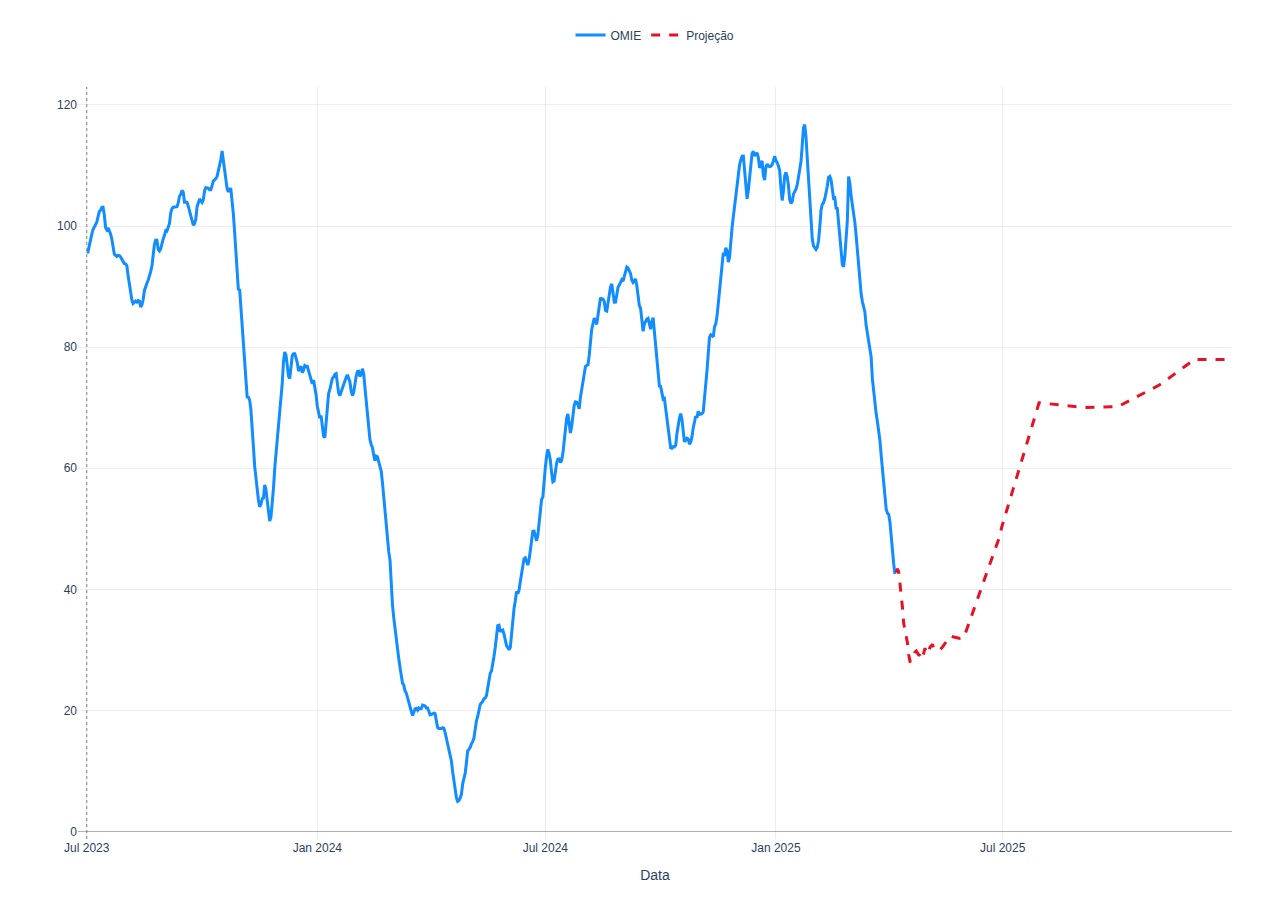
<file: grafico_omie_expandido.html>
<html>
<head><meta charset="utf-8" /></head>
<body>
    <div>                        <script type="text/javascript">window.PlotlyConfig = {MathJaxConfig: 'local'};</script>
        <script src="https://cdn.plot.ly/plotly-2.4.1.min.js"></script>                <div id="963a7abc-7e68-4697-a9fe-5153213c80b3" class="plotly-graph-div" style="height:100%; width:100%;"></div>            <script type="text/javascript">                                    window.PLOTLYENV=window.PLOTLYENV || {};                                    if (document.getElementById("963a7abc-7e68-4697-a9fe-5153213c80b3")) {                    Plotly.newPlot(                        "963a7abc-7e68-4697-a9fe-5153213c80b3",                        [{"hovertemplate":"Data: %{x|%d-%m-%Y}<br>OMIE: %{y:.2f} €<extra></extra>","line":{"color":"#118DFF","width":3},"mode":"lines","name":"OMIE","type":"scatter","x":["2023-06-24T00:00:00","2023-06-25T00:00:00","2023-06-26T00:00:00","2023-06-27T00:00:00","2023-06-28T00:00:00","2023-06-29T00:00:00","2023-06-30T00:00:00","2023-07-01T00:00:00","2023-07-02T00:00:00","2023-07-03T00:00:00","2023-07-04T00:00:00","2023-07-05T00:00:00","2023-07-06T00:00:00","2023-07-07T00:00:00","2023-07-08T00:00:00","2023-07-09T00:00:00","2023-07-10T00:00:00","2023-07-11T00:00:00","2023-07-12T00:00:00","2023-07-13T00:00:00","2023-07-14T00:00:00","2023-07-15T00:00:00","2023-07-16T00:00:00","2023-07-17T00:00:00","2023-07-18T00:00:00","2023-07-19T00:00:00","2023-07-20T00:00:00","2023-07-21T00:00:00","2023-07-22T00:00:00","2023-07-23T00:00:00","2023-07-24T00:00:00","2023-07-25T00:00:00","2023-07-26T00:00:00","2023-07-27T00:00:00","2023-07-28T00:00:00","2023-07-29T00:00:00","2023-07-30T00:00:00","2023-07-31T00:00:00","2023-08-01T00:00:00","2023-08-02T00:00:00","2023-08-03T00:00:00","2023-08-04T00:00:00","2023-08-05T00:00:00","2023-08-06T00:00:00","2023-08-07T00:00:00","2023-08-08T00:00:00","2023-08-09T00:00:00","2023-08-10T00:00:00","2023-08-11T00:00:00","2023-08-12T00:00:00","2023-08-13T00:00:00","2023-08-14T00:00:00","2023-08-15T00:00:00","2023-08-16T00:00:00","2023-08-17T00:00:00","2023-08-18T00:00:00","2023-08-19T00:00:00","2023-08-20T00:00:00","2023-08-21T00:00:00","2023-08-22T00:00:00","2023-08-23T00:00:00","2023-08-24T00:00:00","2023-08-25T00:00:00","2023-08-26T00:00:00","2023-08-27T00:00:00","2023-08-28T00:00:00","2023-08-29T00:00:00","2023-08-30T00:00:00","2023-08-31T00:00:00","2023-09-01T00:00:00","2023-09-02T00:00:00","2023-09-03T00:00:00","2023-09-04T00:00:00","2023-09-05T00:00:00","2023-09-06T00:00:00","2023-09-07T00:00:00","2023-09-08T00:00:00","2023-09-09T00:00:00","2023-09-10T00:00:00","2023-09-11T00:00:00","2023-09-12T00:00:00","2023-09-13T00:00:00","2023-09-14T00:00:00","2023-09-15T00:00:00","2023-09-16T00:00:00","2023-09-17T00:00:00","2023-09-18T00:00:00","2023-09-19T00:00:00","2023-09-20T00:00:00","2023-09-21T00:00:00","2023-09-22T00:00:00","2023-09-23T00:00:00","2023-09-24T00:00:00","2023-09-25T00:00:00","2023-09-26T00:00:00","2023-09-27T00:00:00","2023-09-28T00:00:00","2023-09-29T00:00:00","2023-09-30T00:00:00","2023-10-01T00:00:00","2023-10-02T00:00:00","2023-10-03T00:00:00","2023-10-04T00:00:00","2023-10-05T00:00:00","2023-10-06T00:00:00","2023-10-07T00:00:00","2023-10-08T00:00:00","2023-10-09T00:00:00","2023-10-10T00:00:00","2023-10-11T00:00:00","2023-10-12T00:00:00","2023-10-13T00:00:00","2023-10-14T00:00:00","2023-10-15T00:00:00","2023-10-16T00:00:00","2023-10-17T00:00:00","2023-10-18T00:00:00","2023-10-19T00:00:00","2023-10-20T00:00:00","2023-10-21T00:00:00","2023-10-22T00:00:00","2023-10-23T00:00:00","2023-10-24T00:00:00","2023-10-25T00:00:00","2023-10-26T00:00:00","2023-10-27T00:00:00","2023-10-28T00:00:00","2023-10-29T00:00:00","2023-10-30T00:00:00","2023-10-31T00:00:00","2023-11-01T00:00:00","2023-11-02T00:00:00","2023-11-03T00:00:00","2023-11-04T00:00:00","2023-11-05T00:00:00","2023-11-06T00:00:00","2023-11-07T00:00:00","2023-11-08T00:00:00","2023-11-09T00:00:00","2023-11-10T00:00:00","2023-11-11T00:00:00","2023-11-12T00:00:00","2023-11-13T00:00:00","2023-11-14T00:00:00","2023-11-15T00:00:00","2023-11-16T00:00:00","2023-11-17T00:00:00","2023-11-18T00:00:00","2023-11-19T00:00:00","2023-11-20T00:00:00","2023-11-21T00:00:00","2023-11-22T00:00:00","2023-11-23T00:00:00","2023-11-24T00:00:00","2023-11-25T00:00:00","2023-11-26T00:00:00","2023-11-27T00:00:00","2023-11-28T00:00:00","2023-11-29T00:00:00","2023-11-30T00:00:00","2023-12-01T00:00:00","2023-12-02T00:00:00","2023-12-03T00:00:00","2023-12-04T00:00:00","2023-12-05T00:00:00","2023-12-06T00:00:00","2023-12-07T00:00:00","2023-12-08T00:00:00","2023-12-09T00:00:00","2023-12-10T00:00:00","2023-12-11T00:00:00","2023-12-12T00:00:00","2023-12-13T00:00:00","2023-12-14T00:00:00","2023-12-15T00:00:00","2023-12-16T00:00:00","2023-12-17T00:00:00","2023-12-18T00:00:00","2023-12-19T00:00:00","2023-12-20T00:00:00","2023-12-21T00:00:00","2023-12-22T00:00:00","2023-12-23T00:00:00","2023-12-24T00:00:00","2023-12-25T00:00:00","2023-12-26T00:00:00","2023-12-27T00:00:00","2023-12-28T00:00:00","2023-12-29T00:00:00","2023-12-30T00:00:00","2023-12-31T00:00:00","2024-01-01T00:00:00","2024-01-02T00:00:00","2024-01-03T00:00:00","2024-01-04T00:00:00","2024-01-05T00:00:00","2024-01-06T00:00:00","2024-01-07T00:00:00","2024-01-08T00:00:00","2024-01-09T00:00:00","2024-01-10T00:00:00","2024-01-11T00:00:00","2024-01-12T00:00:00","2024-01-13T00:00:00","2024-01-14T00:00:00","2024-01-15T00:00:00","2024-01-16T00:00:00","2024-01-17T00:00:00","2024-01-18T00:00:00","2024-01-19T00:00:00","2024-01-20T00:00:00","2024-01-21T00:00:00","2024-01-22T00:00:00","2024-01-23T00:00:00","2024-01-24T00:00:00","2024-01-25T00:00:00","2024-01-26T00:00:00","2024-01-27T00:00:00","2024-01-28T00:00:00","2024-01-29T00:00:00","2024-01-30T00:00:00","2024-01-31T00:00:00","2024-02-01T00:00:00","2024-02-02T00:00:00","2024-02-03T00:00:00","2024-02-04T00:00:00","2024-02-05T00:00:00","2024-02-06T00:00:00","2024-02-07T00:00:00","2024-02-08T00:00:00","2024-02-09T00:00:00","2024-02-10T00:00:00","2024-02-11T00:00:00","2024-02-12T00:00:00","2024-02-13T00:00:00","2024-02-14T00:00:00","2024-02-15T00:00:00","2024-02-16T00:00:00","2024-02-17T00:00:00","2024-02-18T00:00:00","2024-02-19T00:00:00","2024-02-20T00:00:00","2024-02-21T00:00:00","2024-02-22T00:00:00","2024-02-23T00:00:00","2024-02-24T00:00:00","2024-02-25T00:00:00","2024-02-26T00:00:00","2024-02-27T00:00:00","2024-02-28T00:00:00","2024-02-29T00:00:00","2024-03-01T00:00:00","2024-03-02T00:00:00","2024-03-03T00:00:00","2024-03-04T00:00:00","2024-03-05T00:00:00","2024-03-06T00:00:00","2024-03-07T00:00:00","2024-03-08T00:00:00","2024-03-09T00:00:00","2024-03-10T00:00:00","2024-03-11T00:00:00","2024-03-12T00:00:00","2024-03-13T00:00:00","2024-03-14T00:00:00","2024-03-15T00:00:00","2024-03-16T00:00:00","2024-03-17T00:00:00","2024-03-18T00:00:00","2024-03-19T00:00:00","2024-03-20T00:00:00","2024-03-21T00:00:00","2024-03-22T00:00:00","2024-03-23T00:00:00","2024-03-24T00:00:00","2024-03-25T00:00:00","2024-03-26T00:00:00","2024-03-27T00:00:00","2024-03-28T00:00:00","2024-03-29T00:00:00","2024-03-30T00:00:00","2024-03-31T00:00:00","2024-04-01T00:00:00","2024-04-02T00:00:00","2024-04-03T00:00:00","2024-04-04T00:00:00","2024-04-05T00:00:00","2024-04-06T00:00:00","2024-04-07T00:00:00","2024-04-08T00:00:00","2024-04-09T00:00:00","2024-04-10T00:00:00","2024-04-11T00:00:00","2024-04-12T00:00:00","2024-04-13T00:00:00","2024-04-14T00:00:00","2024-04-15T00:00:00","2024-04-16T00:00:00","2024-04-17T00:00:00","2024-04-18T00:00:00","2024-04-19T00:00:00","2024-04-20T00:00:00","2024-04-21T00:00:00","2024-04-22T00:00:00","2024-04-23T00:00:00","2024-04-24T00:00:00","2024-04-25T00:00:00","2024-04-26T00:00:00","2024-04-27T00:00:00","2024-04-28T00:00:00","2024-04-29T00:00:00","2024-04-30T00:00:00","2024-05-01T00:00:00","2024-05-02T00:00:00","2024-05-03T00:00:00","2024-05-04T00:00:00","2024-05-05T00:00:00","2024-05-06T00:00:00","2024-05-07T00:00:00","2024-05-08T00:00:00","2024-05-09T00:00:00","2024-05-10T00:00:00","2024-05-11T00:00:00","2024-05-12T00:00:00","2024-05-13T00:00:00","2024-05-14T00:00:00","2024-05-15T00:00:00","2024-05-16T00:00:00","2024-05-17T00:00:00","2024-05-18T00:00:00","2024-05-19T00:00:00","2024-05-20T00:00:00","2024-05-21T00:00:00","2024-05-22T00:00:00","2024-05-23T00:00:00","2024-05-24T00:00:00","2024-05-25T00:00:00","2024-05-26T00:00:00","2024-05-27T00:00:00","2024-05-28T00:00:00","2024-05-29T00:00:00","2024-05-30T00:00:00","2024-05-31T00:00:00","2024-06-01T00:00:00","2024-06-02T00:00:00","2024-06-03T00:00:00","2024-06-04T00:00:00","2024-06-05T00:00:00","2024-06-06T00:00:00","2024-06-07T00:00:00","2024-06-08T00:00:00","2024-06-09T00:00:00","2024-06-10T00:00:00","2024-06-11T00:00:00","2024-06-12T00:00:00","2024-06-13T00:00:00","2024-06-14T00:00:00","2024-06-15T00:00:00","2024-06-16T00:00:00","2024-06-17T00:00:00","2024-06-18T00:00:00","2024-06-19T00:00:00","2024-06-20T00:00:00","2024-06-21T00:00:00","2024-06-22T00:00:00","2024-06-23T00:00:00","2024-06-24T00:00:00","2024-06-25T00:00:00","2024-06-26T00:00:00","2024-06-27T00:00:00","2024-06-28T00:00:00","2024-06-29T00:00:00","2024-06-30T00:00:00","2024-07-01T00:00:00","2024-07-02T00:00:00","2024-07-03T00:00:00","2024-07-04T00:00:00","2024-07-05T00:00:00","2024-07-06T00:00:00","2024-07-07T00:00:00","2024-07-08T00:00:00","2024-07-09T00:00:00","2024-07-10T00:00:00","2024-07-11T00:00:00","2024-07-12T00:00:00","2024-07-13T00:00:00","2024-07-14T00:00:00","2024-07-15T00:00:00","2024-07-16T00:00:00","2024-07-17T00:00:00","2024-07-18T00:00:00","2024-07-19T00:00:00","2024-07-20T00:00:00","2024-07-21T00:00:00","2024-07-22T00:00:00","2024-07-23T00:00:00","2024-07-24T00:00:00","2024-07-25T00:00:00","2024-07-26T00:00:00","2024-07-27T00:00:00","2024-07-28T00:00:00","2024-07-29T00:00:00","2024-07-30T00:00:00","2024-07-31T00:00:00","2024-08-01T00:00:00","2024-08-02T00:00:00","2024-08-03T00:00:00","2024-08-04T00:00:00","2024-08-05T00:00:00","2024-08-06T00:00:00","2024-08-07T00:00:00","2024-08-08T00:00:00","2024-08-09T00:00:00","2024-08-10T00:00:00","2024-08-11T00:00:00","2024-08-12T00:00:00","2024-08-13T00:00:00","2024-08-14T00:00:00","2024-08-15T00:00:00","2024-08-16T00:00:00","2024-08-17T00:00:00","2024-08-18T00:00:00","2024-08-19T00:00:00","2024-08-20T00:00:00","2024-08-21T00:00:00","2024-08-22T00:00:00","2024-08-23T00:00:00","2024-08-24T00:00:00","2024-08-25T00:00:00","2024-08-26T00:00:00","2024-08-27T00:00:00","2024-08-28T00:00:00","2024-08-29T00:00:00","2024-08-30T00:00:00","2024-08-31T00:00:00","2024-09-01T00:00:00","2024-09-02T00:00:00","2024-09-03T00:00:00","2024-09-04T00:00:00","2024-09-05T00:00:00","2024-09-06T00:00:00","2024-09-07T00:00:00","2024-09-08T00:00:00","2024-09-09T00:00:00","2024-09-10T00:00:00","2024-09-11T00:00:00","2024-09-12T00:00:00","2024-09-13T00:00:00","2024-09-14T00:00:00","2024-09-15T00:00:00","2024-09-16T00:00:00","2024-09-17T00:00:00","2024-09-18T00:00:00","2024-09-19T00:00:00","2024-09-20T00:00:00","2024-09-21T00:00:00","2024-09-22T00:00:00","2024-09-23T00:00:00","2024-09-24T00:00:00","2024-09-25T00:00:00","2024-09-26T00:00:00","2024-09-27T00:00:00","2024-09-28T00:00:00","2024-09-29T00:00:00","2024-09-30T00:00:00","2024-10-01T00:00:00","2024-10-02T00:00:00","2024-10-03T00:00:00","2024-10-04T00:00:00","2024-10-05T00:00:00","2024-10-06T00:00:00","2024-10-07T00:00:00","2024-10-08T00:00:00","2024-10-09T00:00:00","2024-10-10T00:00:00","2024-10-11T00:00:00","2024-10-12T00:00:00","2024-10-13T00:00:00","2024-10-14T00:00:00","2024-10-15T00:00:00","2024-10-16T00:00:00","2024-10-17T00:00:00","2024-10-18T00:00:00","2024-10-19T00:00:00","2024-10-20T00:00:00","2024-10-21T00:00:00","2024-10-22T00:00:00","2024-10-23T00:00:00","2024-10-24T00:00:00","2024-10-25T00:00:00","2024-10-26T00:00:00","2024-10-27T00:00:00","2024-10-28T00:00:00","2024-10-29T00:00:00","2024-10-30T00:00:00","2024-10-31T00:00:00","2024-11-01T00:00:00","2024-11-02T00:00:00","2024-11-03T00:00:00","2024-11-04T00:00:00","2024-11-05T00:00:00","2024-11-06T00:00:00","2024-11-07T00:00:00","2024-11-08T00:00:00","2024-11-09T00:00:00","2024-11-10T00:00:00","2024-11-11T00:00:00","2024-11-12T00:00:00","2024-11-13T00:00:00","2024-11-14T00:00:00","2024-11-15T00:00:00","2024-11-16T00:00:00","2024-11-17T00:00:00","2024-11-18T00:00:00","2024-11-19T00:00:00","2024-11-20T00:00:00","2024-11-21T00:00:00","2024-11-22T00:00:00","2024-11-23T00:00:00","2024-11-24T00:00:00","2024-11-25T00:00:00","2024-11-26T00:00:00","2024-11-27T00:00:00","2024-11-28T00:00:00","2024-11-29T00:00:00","2024-11-30T00:00:00","2024-12-01T00:00:00","2024-12-02T00:00:00","2024-12-03T00:00:00","2024-12-04T00:00:00","2024-12-05T00:00:00","2024-12-06T00:00:00","2024-12-07T00:00:00","2024-12-08T00:00:00","2024-12-09T00:00:00","2024-12-10T00:00:00","2024-12-11T00:00:00","2024-12-12T00:00:00","2024-12-13T00:00:00","2024-12-14T00:00:00","2024-12-15T00:00:00","2024-12-16T00:00:00","2024-12-17T00:00:00","2024-12-18T00:00:00","2024-12-19T00:00:00","2024-12-20T00:00:00","2024-12-21T00:00:00","2024-12-22T00:00:00","2024-12-23T00:00:00","2024-12-24T00:00:00","2024-12-25T00:00:00","2024-12-26T00:00:00","2024-12-27T00:00:00","2024-12-28T00:00:00","2024-12-29T00:00:00","2024-12-30T00:00:00","2024-12-31T00:00:00","2025-01-01T00:00:00","2025-01-02T00:00:00","2025-01-03T00:00:00","2025-01-04T00:00:00","2025-01-05T00:00:00","2025-01-06T00:00:00","2025-01-07T00:00:00","2025-01-08T00:00:00","2025-01-09T00:00:00","2025-01-10T00:00:00","2025-01-11T00:00:00","2025-01-12T00:00:00","2025-01-13T00:00:00","2025-01-14T00:00:00","2025-01-15T00:00:00","2025-01-16T00:00:00","2025-01-17T00:00:00","2025-01-18T00:00:00","2025-01-19T00:00:00","2025-01-20T00:00:00","2025-01-21T00:00:00","2025-01-22T00:00:00","2025-01-23T00:00:00","2025-01-24T00:00:00","2025-01-25T00:00:00","2025-01-26T00:00:00","2025-01-27T00:00:00","2025-01-28T00:00:00","2025-01-29T00:00:00","2025-01-30T00:00:00","2025-01-31T00:00:00","2025-02-01T00:00:00","2025-02-02T00:00:00","2025-02-03T00:00:00","2025-02-04T00:00:00","2025-02-05T00:00:00","2025-02-06T00:00:00","2025-02-07T00:00:00","2025-02-08T00:00:00","2025-02-09T00:00:00","2025-02-10T00:00:00","2025-02-11T00:00:00","2025-02-12T00:00:00","2025-02-13T00:00:00","2025-02-14T00:00:00","2025-02-15T00:00:00","2025-02-16T00:00:00","2025-02-17T00:00:00","2025-02-18T00:00:00","2025-02-19T00:00:00","2025-02-20T00:00:00","2025-02-21T00:00:00","2025-02-22T00:00:00","2025-02-23T00:00:00","2025-02-24T00:00:00","2025-02-25T00:00:00","2025-02-26T00:00:00","2025-02-27T00:00:00","2025-02-28T00:00:00","2025-03-01T00:00:00","2025-03-02T00:00:00","2025-03-03T00:00:00","2025-03-04T00:00:00","2025-03-05T00:00:00","2025-03-06T00:00:00","2025-03-07T00:00:00","2025-03-08T00:00:00","2025-03-09T00:00:00","2025-03-10T00:00:00","2025-03-11T00:00:00","2025-03-12T00:00:00","2025-03-13T00:00:00","2025-03-14T00:00:00","2025-03-15T00:00:00","2025-03-16T00:00:00","2025-03-17T00:00:00","2025-03-18T00:00:00","2025-03-19T00:00:00","2025-03-20T00:00:00","2025-03-21T00:00:00","2025-03-22T00:00:00","2025-03-23T00:00:00","2025-03-24T00:00:00","2025-03-25T00:00:00","2025-03-26T00:00:00","2025-03-27T00:00:00","2025-03-28T00:00:00","2025-03-29T00:00:00","2025-03-30T00:00:00","2025-03-31T00:00:00","2025-04-01T00:00:00","2025-04-02T00:00:00","2025-04-03T00:00:00","2025-04-04T00:00:00","2025-04-05T00:00:00","2025-04-06T00:00:00","2025-04-07T00:00:00","2025-04-08T00:00:00","2025-04-09T00:00:00","2025-04-10T00:00:00","2025-04-11T00:00:00","2025-04-12T00:00:00","2025-04-13T00:00:00","2025-04-14T00:00:00","2025-04-15T00:00:00","2025-04-16T00:00:00","2025-04-17T00:00:00","2025-04-18T00:00:00","2025-04-19T00:00:00","2025-04-20T00:00:00","2025-04-21T00:00:00","2025-04-22T00:00:00","2025-04-23T00:00:00","2025-04-24T00:00:00","2025-04-25T00:00:00","2025-04-26T00:00:00","2025-04-27T00:00:00","2025-04-28T00:00:00","2025-04-29T00:00:00","2025-04-30T00:00:00","2025-05-01T00:00:00","2025-05-02T00:00:00","2025-05-03T00:00:00","2025-05-04T00:00:00","2025-05-05T00:00:00","2025-05-06T00:00:00","2025-05-07T00:00:00","2025-05-08T00:00:00","2025-05-09T00:00:00","2025-05-10T00:00:00","2025-05-11T00:00:00","2025-05-12T00:00:00","2025-05-13T00:00:00","2025-05-14T00:00:00","2025-05-15T00:00:00","2025-05-16T00:00:00","2025-05-17T00:00:00","2025-05-18T00:00:00","2025-05-19T00:00:00","2025-05-20T00:00:00","2025-05-21T00:00:00","2025-05-22T00:00:00","2025-05-23T00:00:00","2025-05-24T00:00:00","2025-05-25T00:00:00","2025-05-26T00:00:00","2025-05-27T00:00:00","2025-05-28T00:00:00","2025-05-29T00:00:00","2025-05-30T00:00:00","2025-05-31T00:00:00","2025-06-01T00:00:00","2025-06-02T00:00:00","2025-06-03T00:00:00","2025-06-04T00:00:00","2025-06-05T00:00:00","2025-06-06T00:00:00","2025-06-07T00:00:00","2025-06-08T00:00:00","2025-06-09T00:00:00","2025-06-10T00:00:00","2025-06-11T00:00:00","2025-06-12T00:00:00","2025-06-13T00:00:00","2025-06-14T00:00:00","2025-06-15T00:00:00","2025-06-16T00:00:00","2025-06-17T00:00:00","2025-06-18T00:00:00","2025-06-19T00:00:00","2025-06-20T00:00:00","2025-06-21T00:00:00","2025-06-22T00:00:00","2025-06-23T00:00:00","2025-06-24T00:00:00","2025-06-25T00:00:00","2025-06-26T00:00:00","2025-06-27T00:00:00","2025-06-28T00:00:00","2025-06-29T00:00:00","2025-06-30T00:00:00","2025-07-01T00:00:00","2025-07-02T00:00:00","2025-07-03T00:00:00","2025-07-04T00:00:00","2025-07-05T00:00:00","2025-07-06T00:00:00","2025-07-07T00:00:00","2025-07-08T00:00:00","2025-07-09T00:00:00","2025-07-10T00:00:00","2025-07-11T00:00:00","2025-07-12T00:00:00","2025-07-13T00:00:00","2025-07-14T00:00:00","2025-07-15T00:00:00","2025-07-16T00:00:00","2025-07-17T00:00:00","2025-07-18T00:00:00","2025-07-19T00:00:00","2025-07-20T00:00:00","2025-07-21T00:00:00","2025-07-22T00:00:00","2025-07-23T00:00:00","2025-07-24T00:00:00","2025-07-25T00:00:00","2025-07-26T00:00:00","2025-07-27T00:00:00","2025-07-28T00:00:00","2025-07-29T00:00:00","2025-07-30T00:00:00","2025-07-31T00:00:00","2025-08-01T00:00:00","2025-08-02T00:00:00","2025-08-03T00:00:00","2025-08-04T00:00:00","2025-08-05T00:00:00","2025-08-06T00:00:00","2025-08-07T00:00:00","2025-08-08T00:00:00","2025-08-09T00:00:00","2025-08-10T00:00:00","2025-08-11T00:00:00","2025-08-12T00:00:00","2025-08-13T00:00:00","2025-08-14T00:00:00","2025-08-15T00:00:00","2025-08-16T00:00:00","2025-08-17T00:00:00","2025-08-18T00:00:00","2025-08-19T00:00:00","2025-08-20T00:00:00","2025-08-21T00:00:00","2025-08-22T00:00:00","2025-08-23T00:00:00","2025-08-24T00:00:00","2025-08-25T00:00:00","2025-08-26T00:00:00","2025-08-27T00:00:00","2025-08-28T00:00:00","2025-08-29T00:00:00","2025-08-30T00:00:00","2025-08-31T00:00:00","2025-09-01T00:00:00","2025-09-02T00:00:00","2025-09-03T00:00:00","2025-09-04T00:00:00","2025-09-05T00:00:00","2025-09-06T00:00:00","2025-09-07T00:00:00","2025-09-08T00:00:00","2025-09-09T00:00:00","2025-09-10T00:00:00","2025-09-11T00:00:00","2025-09-12T00:00:00","2025-09-13T00:00:00","2025-09-14T00:00:00","2025-09-15T00:00:00","2025-09-16T00:00:00","2025-09-17T00:00:00","2025-09-18T00:00:00","2025-09-19T00:00:00","2025-09-20T00:00:00","2025-09-21T00:00:00","2025-09-22T00:00:00","2025-09-23T00:00:00","2025-09-24T00:00:00","2025-09-25T00:00:00","2025-09-26T00:00:00","2025-09-27T00:00:00","2025-09-28T00:00:00","2025-09-29T00:00:00","2025-09-30T00:00:00","2025-10-01T00:00:00","2025-10-02T00:00:00","2025-10-03T00:00:00","2025-10-04T00:00:00","2025-10-05T00:00:00","2025-10-06T00:00:00","2025-10-07T00:00:00","2025-10-08T00:00:00","2025-10-09T00:00:00","2025-10-10T00:00:00","2025-10-11T00:00:00","2025-10-12T00:00:00","2025-10-13T00:00:00","2025-10-14T00:00:00","2025-10-15T00:00:00","2025-10-16T00:00:00","2025-10-17T00:00:00","2025-10-18T00:00:00","2025-10-19T00:00:00","2025-10-20T00:00:00","2025-10-21T00:00:00","2025-10-22T00:00:00","2025-10-23T00:00:00","2025-10-24T00:00:00","2025-10-25T00:00:00","2025-10-26T00:00:00","2025-10-27T00:00:00","2025-10-28T00:00:00","2025-10-29T00:00:00","2025-10-30T00:00:00","2025-10-31T00:00:00","2025-11-01T00:00:00","2025-11-02T00:00:00","2025-11-03T00:00:00","2025-11-04T00:00:00","2025-11-05T00:00:00","2025-11-06T00:00:00","2025-11-07T00:00:00","2025-11-08T00:00:00","2025-11-09T00:00:00","2025-11-10T00:00:00","2025-11-11T00:00:00","2025-11-12T00:00:00","2025-11-13T00:00:00","2025-11-14T00:00:00","2025-11-15T00:00:00","2025-11-16T00:00:00","2025-11-17T00:00:00","2025-11-18T00:00:00","2025-11-19T00:00:00","2025-11-20T00:00:00","2025-11-21T00:00:00","2025-11-22T00:00:00","2025-11-23T00:00:00","2025-11-24T00:00:00","2025-11-25T00:00:00","2025-11-26T00:00:00","2025-11-27T00:00:00","2025-11-28T00:00:00","2025-11-29T00:00:00","2025-11-30T00:00:00","2025-12-01T00:00:00","2025-12-02T00:00:00","2025-12-03T00:00:00","2025-12-04T00:00:00","2025-12-05T00:00:00","2025-12-06T00:00:00","2025-12-07T00:00:00","2025-12-08T00:00:00","2025-12-09T00:00:00","2025-12-10T00:00:00","2025-12-11T00:00:00","2025-12-12T00:00:00","2025-12-13T00:00:00","2025-12-14T00:00:00","2025-12-15T00:00:00","2025-12-16T00:00:00","2025-12-17T00:00:00","2025-12-18T00:00:00","2025-12-19T00:00:00","2025-12-20T00:00:00","2025-12-21T00:00:00","2025-12-22T00:00:00","2025-12-23T00:00:00","2025-12-24T00:00:00","2025-12-25T00:00:00","2025-12-26T00:00:00","2025-12-27T00:00:00","2025-12-28T00:00:00","2025-12-29T00:00:00","2025-12-30T00:00:00","2025-12-31T00:00:00"],"y":[null,null,null,null,null,null,null,95.719,95.71572222222224,96.77465277777776,97.94291666666668,98.6119027777778,99.4451527777778,99.92704166666668,100.26429166666668,100.62498611111114,101.55581944444442,102.40293055555556,102.62711111111112,103.0774861111111,103.1103611111111,101.85015277777777,99.7594722222222,99.3863611111111,99.70468055555556,99.28779166666664,98.69118055555556,97.85538888888888,96.86668055555556,95.32891666666669,95.20143055555556,94.977125,95.1609722222222,95.12698611111112,94.90288888888888,94.52259722222225,93.95759722222222,93.80065860215052,93.75225806451614,93.44220430107526,91.77775537634407,90.41372311827956,89.64560483870966,87.77385752688173,87.2078494623656,87.37899193548388,87.62833333333334,87.45336021505376,87.70142473118281,87.60880376344086,86.6593817204301,86.9904435483871,87.8725,89.36809139784948,90.21923387096774,90.55471774193548,91.05362903225809,91.66530913978494,92.47258064516129,93.39185483870963,95.66592741935484,97.00561827956987,97.67125,97.65825268817204,96.14516129032256,95.90435483870968,96.23774193548384,97.18698924731184,97.8808870967742,98.47783602150538,99.26694892473118,99.17384408602152,99.73399193548389,100.42487903225808,102.1452553763441,102.87041666666669,103.11823924731183,103.14116935483872,103.08458333333331,103.21188172043009,103.81385752688172,104.91955645161292,105.2305107526882,105.88334677419358,105.6287365591398,103.96205645161292,103.97090053763444,103.93393817204304,103.28208333333336,102.4913978494624,101.88411290322584,101.10060483870969,100.14646505376344,100.4005510752688,101.09400537634409,103.14282258064516,103.94004032258064,104.48299731182796,104.15829166666668,103.90373611111112,104.34523611111112,105.79855555555557,106.32597222222222,106.31724999999996,106.25856944444445,106.00493055555556,106.00861111111112,106.68669444444444,107.42356944444444,107.64784722222224,107.82931944444448,108.20333333333332,109.12686111111113,109.68534722222223,110.98341666666668,112.39831944444448,110.78576388888892,109.4282777777778,107.13262500000005,106.17554166666667,105.63179166666669,106.11234722222224,106.10401388888891,104.38879166666668,101.9731527777778,99.02098611111111,95.38029166666668,91.69449375866856,89.44178918169213,89.59707382550336,86.56371812080539,83.00005369127518,79.76790604026846,76.4766979865772,73.30246979865774,71.77461744966443,71.73013422818792,71.2546845637584,69.6294899328859,67.28339597315438,63.56140939597317,60.360120805369135,58.09479194630872,55.95653691275168,54.75497986577182,53.62853691275168,54.0521610738255,54.96765100671141,55.07387919463086,57.26606711409395,56.49661744966441,54.68579865771811,52.35522147651008,51.25638926174497,51.9443355704698,54.08473825503356,56.66385234899329,59.980617449664415,62.36870967741935,63.38331944444444,66.43351388888887,69.03520833333332,71.45074999999999,74.0263611111111,77.59251388888886,79.19195833333332,78.68162499999998,76.42430555555555,75.23980555555555,74.79577777777777,77.05591666666666,78.60249999999999,78.89483333333332,78.89315277777777,78.19879166666666,77.45670833333332,76.04384722222221,76.40172222222222,76.85048611111111,75.7803611111111,76.20658333333333,76.94236111111111,76.77752777777778,76.82933333333334,75.98244444444444,75.17652777777778,74.29429166666667,73.94445833333333,74.56643055555556,73.43333333333334,72.1456317204301,70.24845430107527,68.89594086021505,68.28782258064516,68.6934005376344,67.23940860215055,65.28197580645161,65.07435483870967,67.80375,70.33255376344086,72.32317204301076,72.9984811827957,73.90930107526883,74.85887096774194,75.05502688172044,75.50211021505375,75.61521505376344,74.01801075268817,72.44618279569892,71.98733870967742,72.65217741935484,72.97912634408601,73.57716397849461,74.58615591397849,75.00790322580644,75.42336021505376,74.77119623655915,74.29611559139785,72.78564516129033,72.00056451612905,72.5104435483871,74.08716397849463,75.18381720430108,75.97594086021506,76.01870967741937,75.11970430107529,75.55568548387097,76.43876344086021,75.60885752688172,73.36780913978495,71.0071505376344,68.07030913978494,66.35388440860216,64.71950268817204,63.92127688172043,63.389112903225794,62.20319892473118,61.24266129032258,61.98302419354838,61.8755510752688,61.055913978494615,60.174018817204285,59.53521505376344,57.59489247311828,55.258413978494616,52.82176075268817,50.44384408602151,48.2232123655914,46.2210752688172,44.87225806451612,39.76008620689655,37.397514367816086,35.29487068965517,33.33679597701149,31.37818965517241,29.80729885057471,28.569324712643677,27.10501436781609,25.87794540229885,24.506106321839077,24.18639367816092,23.236063218390807,22.88083333333334,21.996048850574716,21.114281609195405,20.665704022988503,19.838951149425284,19.14875,19.590761494252877,20.239841954022992,20.325833333333332,20.04336206896552,20.416379310344823,20.252686781609192,20.28693965517241,20.87826149425287,20.828879310344828,20.72396551724138,20.410258620689653,20.414913793103445,19.874666666666663,19.281843876177657,19.30458950201884,19.38387617765814,19.542866756393,19.457496635262448,18.314266487214,17.152220726783312,17.0228532974428,16.98694481830417,17.015248990578733,17.13586810228802,17.032274562584117,16.348532974427993,15.441265141318976,14.571440107671604,13.437725437415882,12.51484522207268,11.657160161507402,9.883728129205922,8.291830417227455,6.6535666218035,5.584441453566622,4.972476446837147,5.123445491251682,5.491238223418575,6.142934051144009,7.880713324360696,8.679851951547775,9.593257065948851,11.347308209959625,13.273833333333336,13.570444444444446,13.90145833333334,14.475583333333342,14.832944444444454,15.461000000000013,17.05354166666668,18.288277777777783,19.00605555555557,20.162333333333343,20.986888888888892,21.241680555555565,21.48448611111112,21.948597222222237,22.0368888888889,22.459361111111114,23.54601388888889,25.21124999999999,26.14969444444444,26.522999999999996,27.50768055555555,28.963805555555545,30.38802777777777,32.20255555555555,34.01356944444444,34.073,33.01465277777778,33.20045833333333,33.27543055555556,32.60827777777778,31.636250000000004,30.69575268817205,30.375833333333336,29.99650537634409,30.36986559139785,32.895403225806454,35.39528225806452,36.83607526881721,38.127795698924736,39.65978494623656,39.2921370967742,39.8676747311828,41.2974059139785,42.46568548387098,43.99361559139785,45.07805107526882,45.201612903225815,44.64791666666667,44.0000806451613,44.86641129032258,46.49188172043012,48.30323924731183,49.59120967741936,49.62008064516129,48.48903225806451,48.01615591397848,48.95520161290322,51.29512096774194,53.1790188172043,54.85130376344086,55.25051075268818,58.20545833333335,60.16540277777779,61.98350000000001,63.11743055555557,62.42655555555557,61.27259722222224,59.23584722222224,57.74640277777778,57.90070833333335,59.49448611111113,60.85256944444446,61.52283333333335,61.550125000000016,60.96630555555557,61.29033333333332,62.45866666666665,64.79769444444445,66.86897222222223,68.27181944444445,68.96623611111113,67.62166666666667,65.80605555555556,66.94565277777778,69.14236111111111,70.34427777777778,70.95445833333333,70.88765277777777,70.47744444444443,69.82591666666666,71.74458333333332,73.12686111111108,74.17481182795697,75.67544354838708,76.78801075268815,76.97434139784944,77.08776881720429,78.62975806451614,80.9884811827957,82.95662634408602,83.8473252688172,84.79551075268817,84.2846505376344,83.7711693548387,85.27287634408601,87.01836021505376,88.1663306451613,87.87611559139785,87.92346774193548,87.56073924731182,86.04645161290323,85.96220430107526,87.41040322580646,89.01572580645161,89.96313172043011,90.4545564516129,89.28291666666668,87.43759408602149,87.45654569892473,88.43729838709676,89.88708333333332,90.26236559139784,90.77303763440858,91.13530913978492,90.88958333333332,91.61959677419354,92.5962634408602,93.22860215053764,93.07327956989248,92.4830376344086,92.1515994623656,91.05247311827958,90.68641129032258,90.98350806451614,91.258561827957,90.14362903225808,88.20217741935485,86.8643682795699,86.40095430107529,84.41912634408604,82.61669354838712,83.8339919354839,84.24376344086022,84.63818548387098,84.76384408602152,83.50047043010754,82.97611559139786,84.1723252688172,84.87841397849462,82.60374999999999,80.18057795698924,78.18942204301074,75.71327956989246,73.58506944444443,73.52699999999999,72.7144861111111,71.42590277777776,71.54118055555554,69.99780555555556,67.85620833333334,66.75354166666668,65.52954166666667,63.35423611111111,63.29318055555556,63.55963888888889,63.51481944444444,63.76973611111111,65.69623611111112,67.52355555555556,68.28949999999999,69.03076388888888,68.09905555555555,66.16156944444442,64.3464861111111,64.62468055555556,64.95498611111111,64.83541666666667,63.96094444444445,64.29629166666665,65.174875,66.66389736477117,67.64257975034675,68.63219140083217,68.3419972260749,69.39522147651007,68.88602684563757,68.89138255033558,68.99099328859062,69.32562416107383,71.24088590604028,74.25119463087248,76.10606711409393,78.91440268456374,81.6414899328859,82.02593288590604,81.81357046979865,81.69255033557049,83.3489798657718,83.85900671140938,85.08927516778523,87.12187919463088,89.1968322147651,91.5283489932886,94.18511409395975,95.5593288590604,95.0733154362416,96.40677852348992,95.95761073825504,94.060711409396,94.80457718120805,97.76547651006712,99.72740591397852,101.50653225806452,103.27096774193552,104.6471527777778,106.1510277777778,107.85544444444449,110.10873611111116,110.96431944444448,111.54152777777782,111.54825000000002,108.97104166666668,105.827875,104.49377777777778,105.94165277777776,108.00693055555554,110.68398611111112,112.03183333333332,112.32188888888888,111.59088888888886,111.86329166666664,112.11068055555556,111.28076388888888,109.60259722222222,110.2540972222222,110.76145833333334,108.39851388888889,107.60255555555555,109.72094444444444,110.23819444444445,109.9293472222222,109.83494444444445,109.9012222222222,110.16833333333332,110.75590277777776,111.55157258064516,110.79669354838708,110.4884139784946,109.91719086021504,109.1585887096774,106.33586021505376,104.22896505376345,105.8648252688172,108.26643817204298,108.8814516129032,108.16725806451612,106.71196236559138,104.37182795698922,103.74526881720428,104.04020161290322,105.26635752688172,105.67712365591402,106.10848118279571,106.7993548387097,108.17591397849463,109.1596505376344,110.61413978494625,113.34176075268816,116.24056451612904,116.75956989247312,114.79084677419353,111.28081989247308,107.63737903225804,103.88389784946236,101.07573924731182,97.89356182795696,96.73506720430106,96.45642473118278,96.14389784946236,96.5013440860215,97.5320833333333,99.78920698924728,102.60385752688168,103.6003494623656,103.85556451612904,104.51064516129034,105.3806989247312,106.56366935483874,108.0546370967742,108.20784946236562,107.67426075268818,106.03255376344086,104.59131720430108,104.6608870967742,102.94244623655916,102.91091397849463,101.00594086021503,98.05934139784944,96.03110215053762,93.6469623655914,93.26177419354836,95.01174731182796,97.61571236559138,100.83008064516127,108.16863095238097,107.05898809523808,104.99558035714286,103.73547619047618,102.04385416666666,100.6192113095238,98.49270833333334,96.0314136904762,92.79648809523808,90.6262648809524,88.80558035714287,87.52748511904761,86.59377976190476,85.81901785714284,83.61281249999998,82.16528273809523,81.13593749999998,79.22019345238094,78.39275297619047,74.75419642857142,72.4907738095238,71.15928571428572,69.0305505952381,67.71724702380953,66.51046130952382,64.60328869047619,62.18529761904762,59.77302083333333,56.68933035714287,54.898778735632185,53.24859527121002,52.57698519515478,52.39562584118438,51.13619111709287,48.665746971736205,45.92335127860027,44.24563930013458,42.53029609690444,null,null,null,null,null,null,null,null,null,null,null,null,null,null,null,null,null,null,null,null,null,null,null,null,null,null,null,null,null,null,null,null,null,null,null,null,null,null,null,null,null,null,null,null,null,null,null,null,null,null,null,null,null,null,null,null,null,null,null,null,null,null,null,null,null,null,null,null,null,null,null,null,null,null,null,null,null,null,null,null,null,null,null,null,null,null,null,null,null,null,null,null,null,null,null,null,null,null,null,null,null,null,null,null,null,null,null,null,null,null,null,null,null,null,null,null,null,null,null,null,null,null,null,null,null,null,null,null,null,null,null,null,null,null,null,null,null,null,null,null,null,null,null,null,null,null,null,null,null,null,null,null,null,null,null,null,null,null,null,null,null,null,null,null,null,null,null,null,null,null,null,null,null,null,null,null,null,null,null,null,null,null,null,null,null,null,null,null,null,null,null,null,null,null,null,null,null,null,null,null,null,null,null,null,null,null,null,null,null,null,null,null,null,null,null,null,null,null,null,null,null,null,null,null,null,null,null,null,null,null,null,null,null,null,null,null,null,null,null,null,null,null,null,null,null,null,null,null,null,null,null,null,null,null,null,null,null,null,null,null,null,null,null,null,null,null,null,null,null]},{"hovertemplate":"Data: %{x|%d-%m-%Y}<br>Projeção: %{y:.2f} €<extra></extra>","line":{"color":"#E81123","dash":"dash","width":3},"mode":"lines","name":"Projeção","type":"scatter","x":["2023-06-24T00:00:00","2023-06-25T00:00:00","2023-06-26T00:00:00","2023-06-27T00:00:00","2023-06-28T00:00:00","2023-06-29T00:00:00","2023-06-30T00:00:00","2023-07-01T00:00:00","2023-07-02T00:00:00","2023-07-03T00:00:00","2023-07-04T00:00:00","2023-07-05T00:00:00","2023-07-06T00:00:00","2023-07-07T00:00:00","2023-07-08T00:00:00","2023-07-09T00:00:00","2023-07-10T00:00:00","2023-07-11T00:00:00","2023-07-12T00:00:00","2023-07-13T00:00:00","2023-07-14T00:00:00","2023-07-15T00:00:00","2023-07-16T00:00:00","2023-07-17T00:00:00","2023-07-18T00:00:00","2023-07-19T00:00:00","2023-07-20T00:00:00","2023-07-21T00:00:00","2023-07-22T00:00:00","2023-07-23T00:00:00","2023-07-24T00:00:00","2023-07-25T00:00:00","2023-07-26T00:00:00","2023-07-27T00:00:00","2023-07-28T00:00:00","2023-07-29T00:00:00","2023-07-30T00:00:00","2023-07-31T00:00:00","2023-08-01T00:00:00","2023-08-02T00:00:00","2023-08-03T00:00:00","2023-08-04T00:00:00","2023-08-05T00:00:00","2023-08-06T00:00:00","2023-08-07T00:00:00","2023-08-08T00:00:00","2023-08-09T00:00:00","2023-08-10T00:00:00","2023-08-11T00:00:00","2023-08-12T00:00:00","2023-08-13T00:00:00","2023-08-14T00:00:00","2023-08-15T00:00:00","2023-08-16T00:00:00","2023-08-17T00:00:00","2023-08-18T00:00:00","2023-08-19T00:00:00","2023-08-20T00:00:00","2023-08-21T00:00:00","2023-08-22T00:00:00","2023-08-23T00:00:00","2023-08-24T00:00:00","2023-08-25T00:00:00","2023-08-26T00:00:00","2023-08-27T00:00:00","2023-08-28T00:00:00","2023-08-29T00:00:00","2023-08-30T00:00:00","2023-08-31T00:00:00","2023-09-01T00:00:00","2023-09-02T00:00:00","2023-09-03T00:00:00","2023-09-04T00:00:00","2023-09-05T00:00:00","2023-09-06T00:00:00","2023-09-07T00:00:00","2023-09-08T00:00:00","2023-09-09T00:00:00","2023-09-10T00:00:00","2023-09-11T00:00:00","2023-09-12T00:00:00","2023-09-13T00:00:00","2023-09-14T00:00:00","2023-09-15T00:00:00","2023-09-16T00:00:00","2023-09-17T00:00:00","2023-09-18T00:00:00","2023-09-19T00:00:00","2023-09-20T00:00:00","2023-09-21T00:00:00","2023-09-22T00:00:00","2023-09-23T00:00:00","2023-09-24T00:00:00","2023-09-25T00:00:00","2023-09-26T00:00:00","2023-09-27T00:00:00","2023-09-28T00:00:00","2023-09-29T00:00:00","2023-09-30T00:00:00","2023-10-01T00:00:00","2023-10-02T00:00:00","2023-10-03T00:00:00","2023-10-04T00:00:00","2023-10-05T00:00:00","2023-10-06T00:00:00","2023-10-07T00:00:00","2023-10-08T00:00:00","2023-10-09T00:00:00","2023-10-10T00:00:00","2023-10-11T00:00:00","2023-10-12T00:00:00","2023-10-13T00:00:00","2023-10-14T00:00:00","2023-10-15T00:00:00","2023-10-16T00:00:00","2023-10-17T00:00:00","2023-10-18T00:00:00","2023-10-19T00:00:00","2023-10-20T00:00:00","2023-10-21T00:00:00","2023-10-22T00:00:00","2023-10-23T00:00:00","2023-10-24T00:00:00","2023-10-25T00:00:00","2023-10-26T00:00:00","2023-10-27T00:00:00","2023-10-28T00:00:00","2023-10-29T00:00:00","2023-10-30T00:00:00","2023-10-31T00:00:00","2023-11-01T00:00:00","2023-11-02T00:00:00","2023-11-03T00:00:00","2023-11-04T00:00:00","2023-11-05T00:00:00","2023-11-06T00:00:00","2023-11-07T00:00:00","2023-11-08T00:00:00","2023-11-09T00:00:00","2023-11-10T00:00:00","2023-11-11T00:00:00","2023-11-12T00:00:00","2023-11-13T00:00:00","2023-11-14T00:00:00","2023-11-15T00:00:00","2023-11-16T00:00:00","2023-11-17T00:00:00","2023-11-18T00:00:00","2023-11-19T00:00:00","2023-11-20T00:00:00","2023-11-21T00:00:00","2023-11-22T00:00:00","2023-11-23T00:00:00","2023-11-24T00:00:00","2023-11-25T00:00:00","2023-11-26T00:00:00","2023-11-27T00:00:00","2023-11-28T00:00:00","2023-11-29T00:00:00","2023-11-30T00:00:00","2023-12-01T00:00:00","2023-12-02T00:00:00","2023-12-03T00:00:00","2023-12-04T00:00:00","2023-12-05T00:00:00","2023-12-06T00:00:00","2023-12-07T00:00:00","2023-12-08T00:00:00","2023-12-09T00:00:00","2023-12-10T00:00:00","2023-12-11T00:00:00","2023-12-12T00:00:00","2023-12-13T00:00:00","2023-12-14T00:00:00","2023-12-15T00:00:00","2023-12-16T00:00:00","2023-12-17T00:00:00","2023-12-18T00:00:00","2023-12-19T00:00:00","2023-12-20T00:00:00","2023-12-21T00:00:00","2023-12-22T00:00:00","2023-12-23T00:00:00","2023-12-24T00:00:00","2023-12-25T00:00:00","2023-12-26T00:00:00","2023-12-27T00:00:00","2023-12-28T00:00:00","2023-12-29T00:00:00","2023-12-30T00:00:00","2023-12-31T00:00:00","2024-01-01T00:00:00","2024-01-02T00:00:00","2024-01-03T00:00:00","2024-01-04T00:00:00","2024-01-05T00:00:00","2024-01-06T00:00:00","2024-01-07T00:00:00","2024-01-08T00:00:00","2024-01-09T00:00:00","2024-01-10T00:00:00","2024-01-11T00:00:00","2024-01-12T00:00:00","2024-01-13T00:00:00","2024-01-14T00:00:00","2024-01-15T00:00:00","2024-01-16T00:00:00","2024-01-17T00:00:00","2024-01-18T00:00:00","2024-01-19T00:00:00","2024-01-20T00:00:00","2024-01-21T00:00:00","2024-01-22T00:00:00","2024-01-23T00:00:00","2024-01-24T00:00:00","2024-01-25T00:00:00","2024-01-26T00:00:00","2024-01-27T00:00:00","2024-01-28T00:00:00","2024-01-29T00:00:00","2024-01-30T00:00:00","2024-01-31T00:00:00","2024-02-01T00:00:00","2024-02-02T00:00:00","2024-02-03T00:00:00","2024-02-04T00:00:00","2024-02-05T00:00:00","2024-02-06T00:00:00","2024-02-07T00:00:00","2024-02-08T00:00:00","2024-02-09T00:00:00","2024-02-10T00:00:00","2024-02-11T00:00:00","2024-02-12T00:00:00","2024-02-13T00:00:00","2024-02-14T00:00:00","2024-02-15T00:00:00","2024-02-16T00:00:00","2024-02-17T00:00:00","2024-02-18T00:00:00","2024-02-19T00:00:00","2024-02-20T00:00:00","2024-02-21T00:00:00","2024-02-22T00:00:00","2024-02-23T00:00:00","2024-02-24T00:00:00","2024-02-25T00:00:00","2024-02-26T00:00:00","2024-02-27T00:00:00","2024-02-28T00:00:00","2024-02-29T00:00:00","2024-03-01T00:00:00","2024-03-02T00:00:00","2024-03-03T00:00:00","2024-03-04T00:00:00","2024-03-05T00:00:00","2024-03-06T00:00:00","2024-03-07T00:00:00","2024-03-08T00:00:00","2024-03-09T00:00:00","2024-03-10T00:00:00","2024-03-11T00:00:00","2024-03-12T00:00:00","2024-03-13T00:00:00","2024-03-14T00:00:00","2024-03-15T00:00:00","2024-03-16T00:00:00","2024-03-17T00:00:00","2024-03-18T00:00:00","2024-03-19T00:00:00","2024-03-20T00:00:00","2024-03-21T00:00:00","2024-03-22T00:00:00","2024-03-23T00:00:00","2024-03-24T00:00:00","2024-03-25T00:00:00","2024-03-26T00:00:00","2024-03-27T00:00:00","2024-03-28T00:00:00","2024-03-29T00:00:00","2024-03-30T00:00:00","2024-03-31T00:00:00","2024-04-01T00:00:00","2024-04-02T00:00:00","2024-04-03T00:00:00","2024-04-04T00:00:00","2024-04-05T00:00:00","2024-04-06T00:00:00","2024-04-07T00:00:00","2024-04-08T00:00:00","2024-04-09T00:00:00","2024-04-10T00:00:00","2024-04-11T00:00:00","2024-04-12T00:00:00","2024-04-13T00:00:00","2024-04-14T00:00:00","2024-04-15T00:00:00","2024-04-16T00:00:00","2024-04-17T00:00:00","2024-04-18T00:00:00","2024-04-19T00:00:00","2024-04-20T00:00:00","2024-04-21T00:00:00","2024-04-22T00:00:00","2024-04-23T00:00:00","2024-04-24T00:00:00","2024-04-25T00:00:00","2024-04-26T00:00:00","2024-04-27T00:00:00","2024-04-28T00:00:00","2024-04-29T00:00:00","2024-04-30T00:00:00","2024-05-01T00:00:00","2024-05-02T00:00:00","2024-05-03T00:00:00","2024-05-04T00:00:00","2024-05-05T00:00:00","2024-05-06T00:00:00","2024-05-07T00:00:00","2024-05-08T00:00:00","2024-05-09T00:00:00","2024-05-10T00:00:00","2024-05-11T00:00:00","2024-05-12T00:00:00","2024-05-13T00:00:00","2024-05-14T00:00:00","2024-05-15T00:00:00","2024-05-16T00:00:00","2024-05-17T00:00:00","2024-05-18T00:00:00","2024-05-19T00:00:00","2024-05-20T00:00:00","2024-05-21T00:00:00","2024-05-22T00:00:00","2024-05-23T00:00:00","2024-05-24T00:00:00","2024-05-25T00:00:00","2024-05-26T00:00:00","2024-05-27T00:00:00","2024-05-28T00:00:00","2024-05-29T00:00:00","2024-05-30T00:00:00","2024-05-31T00:00:00","2024-06-01T00:00:00","2024-06-02T00:00:00","2024-06-03T00:00:00","2024-06-04T00:00:00","2024-06-05T00:00:00","2024-06-06T00:00:00","2024-06-07T00:00:00","2024-06-08T00:00:00","2024-06-09T00:00:00","2024-06-10T00:00:00","2024-06-11T00:00:00","2024-06-12T00:00:00","2024-06-13T00:00:00","2024-06-14T00:00:00","2024-06-15T00:00:00","2024-06-16T00:00:00","2024-06-17T00:00:00","2024-06-18T00:00:00","2024-06-19T00:00:00","2024-06-20T00:00:00","2024-06-21T00:00:00","2024-06-22T00:00:00","2024-06-23T00:00:00","2024-06-24T00:00:00","2024-06-25T00:00:00","2024-06-26T00:00:00","2024-06-27T00:00:00","2024-06-28T00:00:00","2024-06-29T00:00:00","2024-06-30T00:00:00","2024-07-01T00:00:00","2024-07-02T00:00:00","2024-07-03T00:00:00","2024-07-04T00:00:00","2024-07-05T00:00:00","2024-07-06T00:00:00","2024-07-07T00:00:00","2024-07-08T00:00:00","2024-07-09T00:00:00","2024-07-10T00:00:00","2024-07-11T00:00:00","2024-07-12T00:00:00","2024-07-13T00:00:00","2024-07-14T00:00:00","2024-07-15T00:00:00","2024-07-16T00:00:00","2024-07-17T00:00:00","2024-07-18T00:00:00","2024-07-19T00:00:00","2024-07-20T00:00:00","2024-07-21T00:00:00","2024-07-22T00:00:00","2024-07-23T00:00:00","2024-07-24T00:00:00","2024-07-25T00:00:00","2024-07-26T00:00:00","2024-07-27T00:00:00","2024-07-28T00:00:00","2024-07-29T00:00:00","2024-07-30T00:00:00","2024-07-31T00:00:00","2024-08-01T00:00:00","2024-08-02T00:00:00","2024-08-03T00:00:00","2024-08-04T00:00:00","2024-08-05T00:00:00","2024-08-06T00:00:00","2024-08-07T00:00:00","2024-08-08T00:00:00","2024-08-09T00:00:00","2024-08-10T00:00:00","2024-08-11T00:00:00","2024-08-12T00:00:00","2024-08-13T00:00:00","2024-08-14T00:00:00","2024-08-15T00:00:00","2024-08-16T00:00:00","2024-08-17T00:00:00","2024-08-18T00:00:00","2024-08-19T00:00:00","2024-08-20T00:00:00","2024-08-21T00:00:00","2024-08-22T00:00:00","2024-08-23T00:00:00","2024-08-24T00:00:00","2024-08-25T00:00:00","2024-08-26T00:00:00","2024-08-27T00:00:00","2024-08-28T00:00:00","2024-08-29T00:00:00","2024-08-30T00:00:00","2024-08-31T00:00:00","2024-09-01T00:00:00","2024-09-02T00:00:00","2024-09-03T00:00:00","2024-09-04T00:00:00","2024-09-05T00:00:00","2024-09-06T00:00:00","2024-09-07T00:00:00","2024-09-08T00:00:00","2024-09-09T00:00:00","2024-09-10T00:00:00","2024-09-11T00:00:00","2024-09-12T00:00:00","2024-09-13T00:00:00","2024-09-14T00:00:00","2024-09-15T00:00:00","2024-09-16T00:00:00","2024-09-17T00:00:00","2024-09-18T00:00:00","2024-09-19T00:00:00","2024-09-20T00:00:00","2024-09-21T00:00:00","2024-09-22T00:00:00","2024-09-23T00:00:00","2024-09-24T00:00:00","2024-09-25T00:00:00","2024-09-26T00:00:00","2024-09-27T00:00:00","2024-09-28T00:00:00","2024-09-29T00:00:00","2024-09-30T00:00:00","2024-10-01T00:00:00","2024-10-02T00:00:00","2024-10-03T00:00:00","2024-10-04T00:00:00","2024-10-05T00:00:00","2024-10-06T00:00:00","2024-10-07T00:00:00","2024-10-08T00:00:00","2024-10-09T00:00:00","2024-10-10T00:00:00","2024-10-11T00:00:00","2024-10-12T00:00:00","2024-10-13T00:00:00","2024-10-14T00:00:00","2024-10-15T00:00:00","2024-10-16T00:00:00","2024-10-17T00:00:00","2024-10-18T00:00:00","2024-10-19T00:00:00","2024-10-20T00:00:00","2024-10-21T00:00:00","2024-10-22T00:00:00","2024-10-23T00:00:00","2024-10-24T00:00:00","2024-10-25T00:00:00","2024-10-26T00:00:00","2024-10-27T00:00:00","2024-10-28T00:00:00","2024-10-29T00:00:00","2024-10-30T00:00:00","2024-10-31T00:00:00","2024-11-01T00:00:00","2024-11-02T00:00:00","2024-11-03T00:00:00","2024-11-04T00:00:00","2024-11-05T00:00:00","2024-11-06T00:00:00","2024-11-07T00:00:00","2024-11-08T00:00:00","2024-11-09T00:00:00","2024-11-10T00:00:00","2024-11-11T00:00:00","2024-11-12T00:00:00","2024-11-13T00:00:00","2024-11-14T00:00:00","2024-11-15T00:00:00","2024-11-16T00:00:00","2024-11-17T00:00:00","2024-11-18T00:00:00","2024-11-19T00:00:00","2024-11-20T00:00:00","2024-11-21T00:00:00","2024-11-22T00:00:00","2024-11-23T00:00:00","2024-11-24T00:00:00","2024-11-25T00:00:00","2024-11-26T00:00:00","2024-11-27T00:00:00","2024-11-28T00:00:00","2024-11-29T00:00:00","2024-11-30T00:00:00","2024-12-01T00:00:00","2024-12-02T00:00:00","2024-12-03T00:00:00","2024-12-04T00:00:00","2024-12-05T00:00:00","2024-12-06T00:00:00","2024-12-07T00:00:00","2024-12-08T00:00:00","2024-12-09T00:00:00","2024-12-10T00:00:00","2024-12-11T00:00:00","2024-12-12T00:00:00","2024-12-13T00:00:00","2024-12-14T00:00:00","2024-12-15T00:00:00","2024-12-16T00:00:00","2024-12-17T00:00:00","2024-12-18T00:00:00","2024-12-19T00:00:00","2024-12-20T00:00:00","2024-12-21T00:00:00","2024-12-22T00:00:00","2024-12-23T00:00:00","2024-12-24T00:00:00","2024-12-25T00:00:00","2024-12-26T00:00:00","2024-12-27T00:00:00","2024-12-28T00:00:00","2024-12-29T00:00:00","2024-12-30T00:00:00","2024-12-31T00:00:00","2025-01-01T00:00:00","2025-01-02T00:00:00","2025-01-03T00:00:00","2025-01-04T00:00:00","2025-01-05T00:00:00","2025-01-06T00:00:00","2025-01-07T00:00:00","2025-01-08T00:00:00","2025-01-09T00:00:00","2025-01-10T00:00:00","2025-01-11T00:00:00","2025-01-12T00:00:00","2025-01-13T00:00:00","2025-01-14T00:00:00","2025-01-15T00:00:00","2025-01-16T00:00:00","2025-01-17T00:00:00","2025-01-18T00:00:00","2025-01-19T00:00:00","2025-01-20T00:00:00","2025-01-21T00:00:00","2025-01-22T00:00:00","2025-01-23T00:00:00","2025-01-24T00:00:00","2025-01-25T00:00:00","2025-01-26T00:00:00","2025-01-27T00:00:00","2025-01-28T00:00:00","2025-01-29T00:00:00","2025-01-30T00:00:00","2025-01-31T00:00:00","2025-02-01T00:00:00","2025-02-02T00:00:00","2025-02-03T00:00:00","2025-02-04T00:00:00","2025-02-05T00:00:00","2025-02-06T00:00:00","2025-02-07T00:00:00","2025-02-08T00:00:00","2025-02-09T00:00:00","2025-02-10T00:00:00","2025-02-11T00:00:00","2025-02-12T00:00:00","2025-02-13T00:00:00","2025-02-14T00:00:00","2025-02-15T00:00:00","2025-02-16T00:00:00","2025-02-17T00:00:00","2025-02-18T00:00:00","2025-02-19T00:00:00","2025-02-20T00:00:00","2025-02-21T00:00:00","2025-02-22T00:00:00","2025-02-23T00:00:00","2025-02-24T00:00:00","2025-02-25T00:00:00","2025-02-26T00:00:00","2025-02-27T00:00:00","2025-02-28T00:00:00","2025-03-01T00:00:00","2025-03-02T00:00:00","2025-03-03T00:00:00","2025-03-04T00:00:00","2025-03-05T00:00:00","2025-03-06T00:00:00","2025-03-07T00:00:00","2025-03-08T00:00:00","2025-03-09T00:00:00","2025-03-10T00:00:00","2025-03-11T00:00:00","2025-03-12T00:00:00","2025-03-13T00:00:00","2025-03-14T00:00:00","2025-03-15T00:00:00","2025-03-16T00:00:00","2025-03-17T00:00:00","2025-03-18T00:00:00","2025-03-19T00:00:00","2025-03-20T00:00:00","2025-03-21T00:00:00","2025-03-22T00:00:00","2025-03-23T00:00:00","2025-03-24T00:00:00","2025-03-25T00:00:00","2025-03-26T00:00:00","2025-03-27T00:00:00","2025-03-28T00:00:00","2025-03-29T00:00:00","2025-03-30T00:00:00","2025-03-31T00:00:00","2025-04-01T00:00:00","2025-04-02T00:00:00","2025-04-03T00:00:00","2025-04-04T00:00:00","2025-04-05T00:00:00","2025-04-06T00:00:00","2025-04-07T00:00:00","2025-04-08T00:00:00","2025-04-09T00:00:00","2025-04-10T00:00:00","2025-04-11T00:00:00","2025-04-12T00:00:00","2025-04-13T00:00:00","2025-04-14T00:00:00","2025-04-15T00:00:00","2025-04-16T00:00:00","2025-04-17T00:00:00","2025-04-18T00:00:00","2025-04-19T00:00:00","2025-04-20T00:00:00","2025-04-21T00:00:00","2025-04-22T00:00:00","2025-04-23T00:00:00","2025-04-24T00:00:00","2025-04-25T00:00:00","2025-04-26T00:00:00","2025-04-27T00:00:00","2025-04-28T00:00:00","2025-04-29T00:00:00","2025-04-30T00:00:00","2025-05-01T00:00:00","2025-05-02T00:00:00","2025-05-03T00:00:00","2025-05-04T00:00:00","2025-05-05T00:00:00","2025-05-06T00:00:00","2025-05-07T00:00:00","2025-05-08T00:00:00","2025-05-09T00:00:00","2025-05-10T00:00:00","2025-05-11T00:00:00","2025-05-12T00:00:00","2025-05-13T00:00:00","2025-05-14T00:00:00","2025-05-15T00:00:00","2025-05-16T00:00:00","2025-05-17T00:00:00","2025-05-18T00:00:00","2025-05-19T00:00:00","2025-05-20T00:00:00","2025-05-21T00:00:00","2025-05-22T00:00:00","2025-05-23T00:00:00","2025-05-24T00:00:00","2025-05-25T00:00:00","2025-05-26T00:00:00","2025-05-27T00:00:00","2025-05-28T00:00:00","2025-05-29T00:00:00","2025-05-30T00:00:00","2025-05-31T00:00:00","2025-06-01T00:00:00","2025-06-02T00:00:00","2025-06-03T00:00:00","2025-06-04T00:00:00","2025-06-05T00:00:00","2025-06-06T00:00:00","2025-06-07T00:00:00","2025-06-08T00:00:00","2025-06-09T00:00:00","2025-06-10T00:00:00","2025-06-11T00:00:00","2025-06-12T00:00:00","2025-06-13T00:00:00","2025-06-14T00:00:00","2025-06-15T00:00:00","2025-06-16T00:00:00","2025-06-17T00:00:00","2025-06-18T00:00:00","2025-06-19T00:00:00","2025-06-20T00:00:00","2025-06-21T00:00:00","2025-06-22T00:00:00","2025-06-23T00:00:00","2025-06-24T00:00:00","2025-06-25T00:00:00","2025-06-26T00:00:00","2025-06-27T00:00:00","2025-06-28T00:00:00","2025-06-29T00:00:00","2025-06-30T00:00:00","2025-07-01T00:00:00","2025-07-02T00:00:00","2025-07-03T00:00:00","2025-07-04T00:00:00","2025-07-05T00:00:00","2025-07-06T00:00:00","2025-07-07T00:00:00","2025-07-08T00:00:00","2025-07-09T00:00:00","2025-07-10T00:00:00","2025-07-11T00:00:00","2025-07-12T00:00:00","2025-07-13T00:00:00","2025-07-14T00:00:00","2025-07-15T00:00:00","2025-07-16T00:00:00","2025-07-17T00:00:00","2025-07-18T00:00:00","2025-07-19T00:00:00","2025-07-20T00:00:00","2025-07-21T00:00:00","2025-07-22T00:00:00","2025-07-23T00:00:00","2025-07-24T00:00:00","2025-07-25T00:00:00","2025-07-26T00:00:00","2025-07-27T00:00:00","2025-07-28T00:00:00","2025-07-29T00:00:00","2025-07-30T00:00:00","2025-07-31T00:00:00","2025-08-01T00:00:00","2025-08-02T00:00:00","2025-08-03T00:00:00","2025-08-04T00:00:00","2025-08-05T00:00:00","2025-08-06T00:00:00","2025-08-07T00:00:00","2025-08-08T00:00:00","2025-08-09T00:00:00","2025-08-10T00:00:00","2025-08-11T00:00:00","2025-08-12T00:00:00","2025-08-13T00:00:00","2025-08-14T00:00:00","2025-08-15T00:00:00","2025-08-16T00:00:00","2025-08-17T00:00:00","2025-08-18T00:00:00","2025-08-19T00:00:00","2025-08-20T00:00:00","2025-08-21T00:00:00","2025-08-22T00:00:00","2025-08-23T00:00:00","2025-08-24T00:00:00","2025-08-25T00:00:00","2025-08-26T00:00:00","2025-08-27T00:00:00","2025-08-28T00:00:00","2025-08-29T00:00:00","2025-08-30T00:00:00","2025-08-31T00:00:00","2025-09-01T00:00:00","2025-09-02T00:00:00","2025-09-03T00:00:00","2025-09-04T00:00:00","2025-09-05T00:00:00","2025-09-06T00:00:00","2025-09-07T00:00:00","2025-09-08T00:00:00","2025-09-09T00:00:00","2025-09-10T00:00:00","2025-09-11T00:00:00","2025-09-12T00:00:00","2025-09-13T00:00:00","2025-09-14T00:00:00","2025-09-15T00:00:00","2025-09-16T00:00:00","2025-09-17T00:00:00","2025-09-18T00:00:00","2025-09-19T00:00:00","2025-09-20T00:00:00","2025-09-21T00:00:00","2025-09-22T00:00:00","2025-09-23T00:00:00","2025-09-24T00:00:00","2025-09-25T00:00:00","2025-09-26T00:00:00","2025-09-27T00:00:00","2025-09-28T00:00:00","2025-09-29T00:00:00","2025-09-30T00:00:00","2025-10-01T00:00:00","2025-10-02T00:00:00","2025-10-03T00:00:00","2025-10-04T00:00:00","2025-10-05T00:00:00","2025-10-06T00:00:00","2025-10-07T00:00:00","2025-10-08T00:00:00","2025-10-09T00:00:00","2025-10-10T00:00:00","2025-10-11T00:00:00","2025-10-12T00:00:00","2025-10-13T00:00:00","2025-10-14T00:00:00","2025-10-15T00:00:00","2025-10-16T00:00:00","2025-10-17T00:00:00","2025-10-18T00:00:00","2025-10-19T00:00:00","2025-10-20T00:00:00","2025-10-21T00:00:00","2025-10-22T00:00:00","2025-10-23T00:00:00","2025-10-24T00:00:00","2025-10-25T00:00:00","2025-10-26T00:00:00","2025-10-27T00:00:00","2025-10-28T00:00:00","2025-10-29T00:00:00","2025-10-30T00:00:00","2025-10-31T00:00:00","2025-11-01T00:00:00","2025-11-02T00:00:00","2025-11-03T00:00:00","2025-11-04T00:00:00","2025-11-05T00:00:00","2025-11-06T00:00:00","2025-11-07T00:00:00","2025-11-08T00:00:00","2025-11-09T00:00:00","2025-11-10T00:00:00","2025-11-11T00:00:00","2025-11-12T00:00:00","2025-11-13T00:00:00","2025-11-14T00:00:00","2025-11-15T00:00:00","2025-11-16T00:00:00","2025-11-17T00:00:00","2025-11-18T00:00:00","2025-11-19T00:00:00","2025-11-20T00:00:00","2025-11-21T00:00:00","2025-11-22T00:00:00","2025-11-23T00:00:00","2025-11-24T00:00:00","2025-11-25T00:00:00","2025-11-26T00:00:00","2025-11-27T00:00:00","2025-11-28T00:00:00","2025-11-29T00:00:00","2025-11-30T00:00:00","2025-12-01T00:00:00","2025-12-02T00:00:00","2025-12-03T00:00:00","2025-12-04T00:00:00","2025-12-05T00:00:00","2025-12-06T00:00:00","2025-12-07T00:00:00","2025-12-08T00:00:00","2025-12-09T00:00:00","2025-12-10T00:00:00","2025-12-11T00:00:00","2025-12-12T00:00:00","2025-12-13T00:00:00","2025-12-14T00:00:00","2025-12-15T00:00:00","2025-12-16T00:00:00","2025-12-17T00:00:00","2025-12-18T00:00:00","2025-12-19T00:00:00","2025-12-20T00:00:00","2025-12-21T00:00:00","2025-12-22T00:00:00","2025-12-23T00:00:00","2025-12-24T00:00:00","2025-12-25T00:00:00","2025-12-26T00:00:00","2025-12-27T00:00:00","2025-12-28T00:00:00","2025-12-29T00:00:00","2025-12-30T00:00:00","2025-12-31T00:00:00"],"y":[null,null,null,null,null,null,null,null,null,null,null,null,null,null,null,null,null,null,null,null,null,null,null,null,null,null,null,null,null,null,null,null,null,null,null,null,null,null,null,null,null,null,null,null,null,null,null,null,null,null,null,null,null,null,null,null,null,null,null,null,null,null,null,null,null,null,null,null,null,null,null,null,null,null,null,null,null,null,null,null,null,null,null,null,null,null,null,null,null,null,null,null,null,null,null,null,null,null,null,null,null,null,null,null,null,null,null,null,null,null,null,null,null,null,null,null,null,null,null,null,null,null,null,null,null,null,null,null,null,null,null,null,null,null,null,null,null,null,null,null,null,null,null,null,null,null,null,null,null,null,null,null,null,null,null,null,null,null,null,null,null,null,null,null,null,null,null,null,null,null,null,null,null,null,null,null,null,null,null,null,null,null,null,null,null,null,null,null,null,null,null,null,null,null,null,null,null,null,null,null,null,null,null,null,null,null,null,null,null,null,null,null,null,null,null,null,null,null,null,null,null,null,null,null,null,null,null,null,null,null,null,null,null,null,null,null,null,null,null,null,null,null,null,null,null,null,null,null,null,null,null,null,null,null,null,null,null,null,null,null,null,null,null,null,null,null,null,null,null,null,null,null,null,null,null,null,null,null,null,null,null,null,null,null,null,null,null,null,null,null,null,null,null,null,null,null,null,null,null,null,null,null,null,null,null,null,null,null,null,null,null,null,null,null,null,null,null,null,null,null,null,null,null,null,null,null,null,null,null,null,null,null,null,null,null,null,null,null,null,null,null,null,null,null,null,null,null,null,null,null,null,null,null,null,null,null,null,null,null,null,null,null,null,null,null,null,null,null,null,null,null,null,null,null,null,null,null,null,null,null,null,null,null,null,null,null,null,null,null,null,null,null,null,null,null,null,null,null,null,null,null,null,null,null,null,null,null,null,null,null,null,null,null,null,null,null,null,null,null,null,null,null,null,null,null,null,null,null,null,null,null,null,null,null,null,null,null,null,null,null,null,null,null,null,null,null,null,null,null,null,null,null,null,null,null,null,null,null,null,null,null,null,null,null,null,null,null,null,null,null,null,null,null,null,null,null,null,null,null,null,null,null,null,null,null,null,null,null,null,null,null,null,null,null,null,null,null,null,null,null,null,null,null,null,null,null,null,null,null,null,null,null,null,null,null,null,null,null,null,null,null,null,null,null,null,null,null,null,null,null,null,null,null,null,null,null,null,null,null,null,null,null,null,null,null,null,null,null,null,null,null,null,null,null,null,null,null,null,null,null,null,null,null,null,null,null,null,null,null,null,null,null,null,null,null,null,null,null,null,null,null,null,null,null,null,null,null,null,null,null,null,null,null,null,null,null,null,null,null,null,null,null,null,null,null,null,null,null,null,null,null,null,null,null,null,null,null,null,null,null,null,null,null,null,null,null,null,null,null,null,null,null,null,null,null,null,null,null,null,null,null,null,null,null,null,null,null,null,null,null,null,null,null,42.787806191117085,43.3864468371467,42.902409152086136,41.14164199192463,39.0871736204576,37.00543741588156,34.354266487214,33.19278600269179,32.35816958277255,31.14619111709287,29.19375504710633,28.1085464333782,28.16257065948857,28.163189771197853,28.933418573351283,29.62605652759085,29.80049798115747,29.461493943472405,29.17958277254373,29.04243606998653,28.4329205921938,28.645612382234173,29.49374158815612,30.28219444444445,29.369152777777774,29.494111111111117,29.814861111111117,30.483666666666675,30.691157407407413,30.907259259259263,30.14322222222222,30.07996296296296,30.030370370370363,29.972777777777765,29.940518518518505,30.024592592592576,30.188666666666645,30.49007407407406,30.79148148148147,31.09288888888888,31.39429629629629,31.695703703703693,31.997111111111103,32.29851851851851,32.23659259259259,32.17466666666666,32.112740740740726,32.05081481481481,31.988888888888876,31.92696296296295,31.865037037037023,31.901777777777767,31.93851851851851,31.97525925925925,31.979999999999997,32.59645161290322,33.21290322580645,33.82935483870968,34.44580645161291,35.026702508960575,35.60759856630825,36.18849462365592,36.76939068100359,37.35028673835127,37.93118279569895,38.51207885304662,39.09297491039429,39.67387096774196,40.25476702508964,40.8356630824373,41.416559139784965,41.99745519713264,42.5783512544803,43.15924731182797,43.74014336917564,44.321039426523306,44.90193548387097,45.48283154121864,46.0637275985663,46.644623655913975,47.22551971326164,47.80641577060931,48.387311827956985,48.96820788530466,50.13,50.819,51.508,52.197,52.886,53.575,54.26400000000001,54.953,55.64200000000001,56.33100000000001,57.02000000000001,57.70900000000002,58.39800000000002,59.08700000000003,59.77600000000003,60.46500000000003,61.15400000000004,61.84300000000004,62.53200000000005,63.22100000000005,63.910000000000046,64.59900000000003,65.28800000000003,65.97700000000002,66.66600000000001,67.355,68.044,68.73299999999999,69.42199999999998,70.11099999999998,70.79999999999997,70.79999999999997,70.77451612903222,70.74903225806449,70.72354838709674,70.69806451612901,70.67258064516126,70.64709677419351,70.62161290322577,70.59612903225803,70.57064516129029,70.54516129032255,70.5196774193548,70.49419354838707,70.46870967741933,70.44322580645158,70.41774193548385,70.3922580645161,70.36677419354837,70.34129032258062,70.31580645161289,70.29032258064514,70.2648387096774,70.23935483870966,70.21387096774193,70.18838709677418,70.16290322580643,70.1374193548387,70.11193548387095,70.08645161290322,70.06096774193547,70.03548387096774,70.00999999999999,70.01225806451612,70.01451612903224,70.01677419354837,70.0190322580645,70.02129032258063,70.02354838709677,70.0258064516129,70.02806451612902,70.03032258064515,70.03258064516127,70.0348387096774,70.03709677419354,70.03935483870966,70.04161290322578,70.04387096774191,70.04612903225804,70.04838709677415,70.05064516129029,70.0529032258064,70.05516129032253,70.05741935483866,70.0596774193548,70.06193548387093,70.06419354838705,70.06645161290318,70.0687096774193,70.07096774193543,70.07322580645157,70.0754838709677,70.07999999999996,70.18699999999995,70.29399999999995,70.40099999999995,70.50799999999995,70.61499999999995,70.72199999999995,70.82899999999995,70.93599999999995,71.04299999999995,71.14999999999995,71.25699999999995,71.36399999999995,71.47099999999995,71.57799999999996,71.68499999999996,71.79199999999996,71.89899999999996,72.00599999999996,72.11299999999996,72.21999999999996,72.32699999999997,72.43399999999997,72.54099999999997,72.64799999999997,72.75499999999997,72.86259361997223,72.96944521497916,73.0762968099861,73.18314840499303,73.28999999999998,73.28999999999998,73.44019936186596,73.59039872373197,73.74059808559795,73.89079744746394,74.04099680932994,74.19119617119593,74.34139553306191,74.49159489492791,74.6417942567939,74.79199361865989,74.94219298052589,75.09239234239188,75.24259170425788,75.39279106612386,75.54299042798985,75.69318978985585,75.84338915172184,75.99358851358782,76.14378787545382,76.29398723731981,76.44418659918581,76.5943859610518,76.74458532291779,76.89478468478379,77.04498404664977,77.20043231094657,77.35083355367529,77.50123479640399,77.65163603913271,77.95243852459014,77.95243852459014,77.95243852459014,77.95243852459014,77.95243852459014,77.95243852459014,77.95243852459014,77.95243852459014,77.95243852459014,77.95243852459014,77.95243852459014,77.95243852459014,77.95243852459014,77.95243852459014,77.95243852459014,77.95243852459014,77.95243852459014,77.95243852459014,77.95243852459014,77.95243852459014,77.95243852459014,77.95243852459014,77.95243852459014,77.95243852459014,77.95243852459014,77.95243852459014,77.95243852459014,77.95243852459014,77.95243852459014,77.95243852459014,77.95243852459014,77.95243852459014]}],                        {"hovermode":"closest","legend":{"orientation":"h","x":0.5,"xanchor":"center","y":1.05,"yanchor":"bottom"},"margin":{"b":40,"l":70,"r":40,"t":40},"paper_bgcolor":"white","plot_bgcolor":"white","shapes":[{"line":{"color":"gray","dash":"dot","width":1},"type":"line","x0":"2023-07-01","x1":"2023-07-01","y0":0,"y1":1,"yref":"paper"}],"template":{"data":{"bar":[{"error_x":{"color":"#2a3f5f"},"error_y":{"color":"#2a3f5f"},"marker":{"line":{"color":"#E5ECF6","width":0.5},"pattern":{"fillmode":"overlay","size":10,"solidity":0.2}},"type":"bar"}],"barpolar":[{"marker":{"line":{"color":"#E5ECF6","width":0.5},"pattern":{"fillmode":"overlay","size":10,"solidity":0.2}},"type":"barpolar"}],"carpet":[{"aaxis":{"endlinecolor":"#2a3f5f","gridcolor":"white","linecolor":"white","minorgridcolor":"white","startlinecolor":"#2a3f5f"},"baxis":{"endlinecolor":"#2a3f5f","gridcolor":"white","linecolor":"white","minorgridcolor":"white","startlinecolor":"#2a3f5f"},"type":"carpet"}],"choropleth":[{"colorbar":{"outlinewidth":0,"ticks":""},"type":"choropleth"}],"contour":[{"colorbar":{"outlinewidth":0,"ticks":""},"colorscale":[[0.0,"#0d0887"],[0.1111111111111111,"#46039f"],[0.2222222222222222,"#7201a8"],[0.3333333333333333,"#9c179e"],[0.4444444444444444,"#bd3786"],[0.5555555555555556,"#d8576b"],[0.6666666666666666,"#ed7953"],[0.7777777777777778,"#fb9f3a"],[0.8888888888888888,"#fdca26"],[1.0,"#f0f921"]],"type":"contour"}],"contourcarpet":[{"colorbar":{"outlinewidth":0,"ticks":""},"type":"contourcarpet"}],"heatmap":[{"colorbar":{"outlinewidth":0,"ticks":""},"colorscale":[[0.0,"#0d0887"],[0.1111111111111111,"#46039f"],[0.2222222222222222,"#7201a8"],[0.3333333333333333,"#9c179e"],[0.4444444444444444,"#bd3786"],[0.5555555555555556,"#d8576b"],[0.6666666666666666,"#ed7953"],[0.7777777777777778,"#fb9f3a"],[0.8888888888888888,"#fdca26"],[1.0,"#f0f921"]],"type":"heatmap"}],"heatmapgl":[{"colorbar":{"outlinewidth":0,"ticks":""},"colorscale":[[0.0,"#0d0887"],[0.1111111111111111,"#46039f"],[0.2222222222222222,"#7201a8"],[0.3333333333333333,"#9c179e"],[0.4444444444444444,"#bd3786"],[0.5555555555555556,"#d8576b"],[0.6666666666666666,"#ed7953"],[0.7777777777777778,"#fb9f3a"],[0.8888888888888888,"#fdca26"],[1.0,"#f0f921"]],"type":"heatmapgl"}],"histogram":[{"marker":{"pattern":{"fillmode":"overlay","size":10,"solidity":0.2}},"type":"histogram"}],"histogram2d":[{"colorbar":{"outlinewidth":0,"ticks":""},"colorscale":[[0.0,"#0d0887"],[0.1111111111111111,"#46039f"],[0.2222222222222222,"#7201a8"],[0.3333333333333333,"#9c179e"],[0.4444444444444444,"#bd3786"],[0.5555555555555556,"#d8576b"],[0.6666666666666666,"#ed7953"],[0.7777777777777778,"#fb9f3a"],[0.8888888888888888,"#fdca26"],[1.0,"#f0f921"]],"type":"histogram2d"}],"histogram2dcontour":[{"colorbar":{"outlinewidth":0,"ticks":""},"colorscale":[[0.0,"#0d0887"],[0.1111111111111111,"#46039f"],[0.2222222222222222,"#7201a8"],[0.3333333333333333,"#9c179e"],[0.4444444444444444,"#bd3786"],[0.5555555555555556,"#d8576b"],[0.6666666666666666,"#ed7953"],[0.7777777777777778,"#fb9f3a"],[0.8888888888888888,"#fdca26"],[1.0,"#f0f921"]],"type":"histogram2dcontour"}],"mesh3d":[{"colorbar":{"outlinewidth":0,"ticks":""},"type":"mesh3d"}],"parcoords":[{"line":{"colorbar":{"outlinewidth":0,"ticks":""}},"type":"parcoords"}],"pie":[{"automargin":true,"type":"pie"}],"scatter":[{"marker":{"colorbar":{"outlinewidth":0,"ticks":""}},"type":"scatter"}],"scatter3d":[{"line":{"colorbar":{"outlinewidth":0,"ticks":""}},"marker":{"colorbar":{"outlinewidth":0,"ticks":""}},"type":"scatter3d"}],"scattercarpet":[{"marker":{"colorbar":{"outlinewidth":0,"ticks":""}},"type":"scattercarpet"}],"scattergeo":[{"marker":{"colorbar":{"outlinewidth":0,"ticks":""}},"type":"scattergeo"}],"scattergl":[{"marker":{"colorbar":{"outlinewidth":0,"ticks":""}},"type":"scattergl"}],"scattermapbox":[{"marker":{"colorbar":{"outlinewidth":0,"ticks":""}},"type":"scattermapbox"}],"scatterpolar":[{"marker":{"colorbar":{"outlinewidth":0,"ticks":""}},"type":"scatterpolar"}],"scatterpolargl":[{"marker":{"colorbar":{"outlinewidth":0,"ticks":""}},"type":"scatterpolargl"}],"scatterternary":[{"marker":{"colorbar":{"outlinewidth":0,"ticks":""}},"type":"scatterternary"}],"surface":[{"colorbar":{"outlinewidth":0,"ticks":""},"colorscale":[[0.0,"#0d0887"],[0.1111111111111111,"#46039f"],[0.2222222222222222,"#7201a8"],[0.3333333333333333,"#9c179e"],[0.4444444444444444,"#bd3786"],[0.5555555555555556,"#d8576b"],[0.6666666666666666,"#ed7953"],[0.7777777777777778,"#fb9f3a"],[0.8888888888888888,"#fdca26"],[1.0,"#f0f921"]],"type":"surface"}],"table":[{"cells":{"fill":{"color":"#EBF0F8"},"line":{"color":"white"}},"header":{"fill":{"color":"#C8D4E3"},"line":{"color":"white"}},"type":"table"}]},"layout":{"annotationdefaults":{"arrowcolor":"#2a3f5f","arrowhead":0,"arrowwidth":1},"autotypenumbers":"strict","coloraxis":{"colorbar":{"outlinewidth":0,"ticks":""}},"colorscale":{"diverging":[[0,"#8e0152"],[0.1,"#c51b7d"],[0.2,"#de77ae"],[0.3,"#f1b6da"],[0.4,"#fde0ef"],[0.5,"#f7f7f7"],[0.6,"#e6f5d0"],[0.7,"#b8e186"],[0.8,"#7fbc41"],[0.9,"#4d9221"],[1,"#276419"]],"sequential":[[0.0,"#0d0887"],[0.1111111111111111,"#46039f"],[0.2222222222222222,"#7201a8"],[0.3333333333333333,"#9c179e"],[0.4444444444444444,"#bd3786"],[0.5555555555555556,"#d8576b"],[0.6666666666666666,"#ed7953"],[0.7777777777777778,"#fb9f3a"],[0.8888888888888888,"#fdca26"],[1.0,"#f0f921"]],"sequentialminus":[[0.0,"#0d0887"],[0.1111111111111111,"#46039f"],[0.2222222222222222,"#7201a8"],[0.3333333333333333,"#9c179e"],[0.4444444444444444,"#bd3786"],[0.5555555555555556,"#d8576b"],[0.6666666666666666,"#ed7953"],[0.7777777777777778,"#fb9f3a"],[0.8888888888888888,"#fdca26"],[1.0,"#f0f921"]]},"colorway":["#636efa","#EF553B","#00cc96","#ab63fa","#FFA15A","#19d3f3","#FF6692","#B6E880","#FF97FF","#FECB52"],"font":{"color":"#2a3f5f"},"geo":{"bgcolor":"white","lakecolor":"white","landcolor":"#E5ECF6","showlakes":true,"showland":true,"subunitcolor":"white"},"hoverlabel":{"align":"left"},"hovermode":"closest","mapbox":{"style":"light"},"paper_bgcolor":"white","plot_bgcolor":"#E5ECF6","polar":{"angularaxis":{"gridcolor":"white","linecolor":"white","ticks":""},"bgcolor":"#E5ECF6","radialaxis":{"gridcolor":"white","linecolor":"white","ticks":""}},"scene":{"xaxis":{"backgroundcolor":"#E5ECF6","gridcolor":"white","gridwidth":2,"linecolor":"white","showbackground":true,"ticks":"","zerolinecolor":"white"},"yaxis":{"backgroundcolor":"#E5ECF6","gridcolor":"white","gridwidth":2,"linecolor":"white","showbackground":true,"ticks":"","zerolinecolor":"white"},"zaxis":{"backgroundcolor":"#E5ECF6","gridcolor":"white","gridwidth":2,"linecolor":"white","showbackground":true,"ticks":"","zerolinecolor":"white"}},"shapedefaults":{"line":{"color":"#2a3f5f"}},"ternary":{"aaxis":{"gridcolor":"white","linecolor":"white","ticks":""},"baxis":{"gridcolor":"white","linecolor":"white","ticks":""},"bgcolor":"#E5ECF6","caxis":{"gridcolor":"white","linecolor":"white","ticks":""}},"title":{"x":0.05},"xaxis":{"automargin":true,"gridcolor":"white","linecolor":"white","ticks":"","title":{"standoff":15},"zerolinecolor":"white","zerolinewidth":2},"yaxis":{"automargin":true,"gridcolor":"white","linecolor":"white","ticks":"","title":{"standoff":15},"zerolinecolor":"white","zerolinewidth":2}}},"xaxis":{"gridcolor":"rgba(220,220,220,0.5)","showgrid":true,"title":{"text":"Data"}},"yaxis":{"gridcolor":"rgba(200,200,200,0.3)","showgrid":true,"ticklabelposition":"outside right","title":{"text":""},"zeroline":true,"zerolinecolor":"rgba(100,100,100,0.5)","zerolinewidth":1}},                        {"displayModeBar": false, "responsive": true}                    )                };                            </script>        </div>
</body>
</html>
</file>
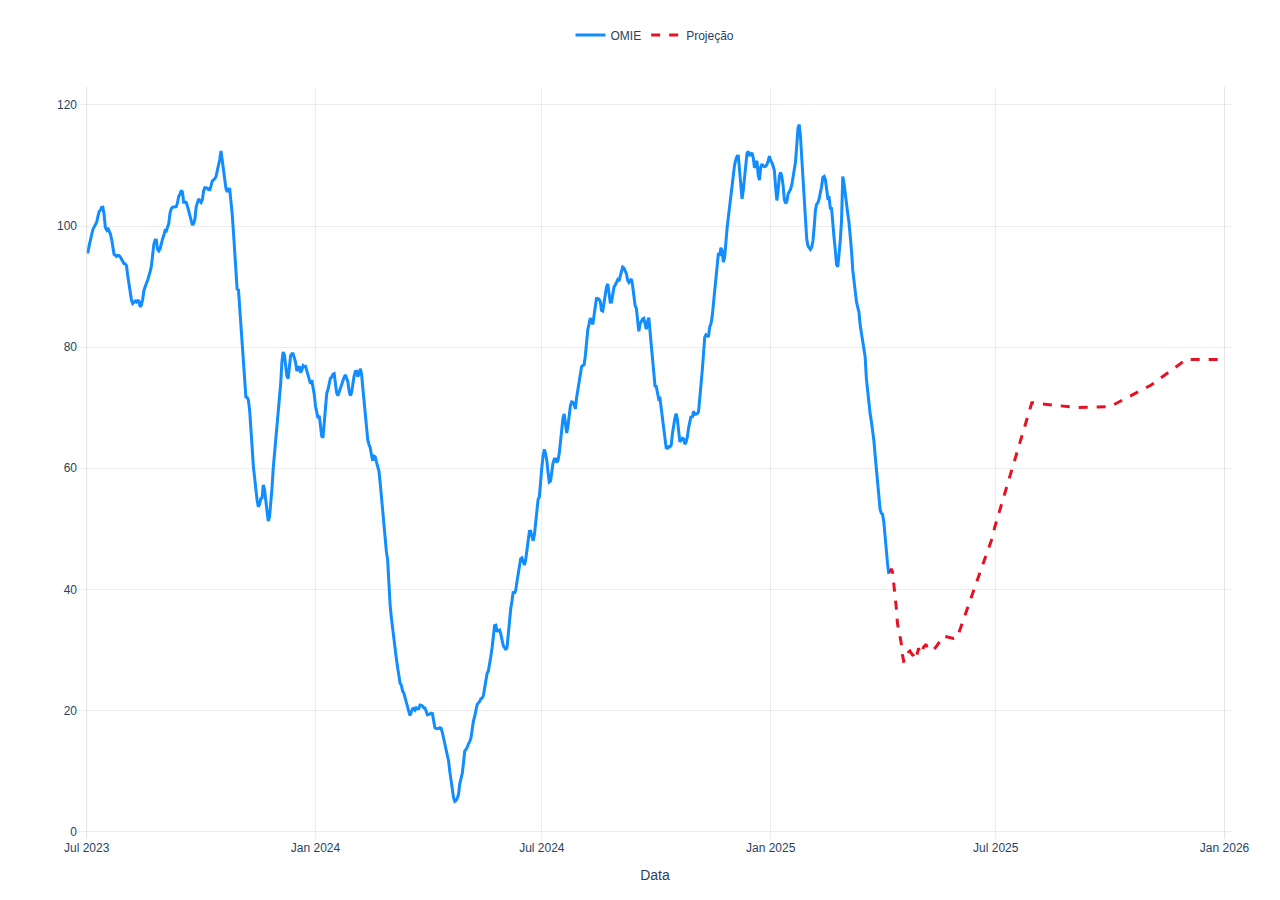
<file: grafico_omie_expandido_total.html>
<html>
<head><meta charset="utf-8" /></head>
<body>
    <div>                        <script type="text/javascript">window.PlotlyConfig = {MathJaxConfig: 'local'};</script>
        <script src="https://cdn.plot.ly/plotly-2.4.1.min.js"></script>                <div id="6d48db86-5472-4290-84eb-ec10f3272b87" class="plotly-graph-div" style="height:100%; width:100%;"></div>            <script type="text/javascript">                                    window.PLOTLYENV=window.PLOTLYENV || {};                                    if (document.getElementById("6d48db86-5472-4290-84eb-ec10f3272b87")) {                    Plotly.newPlot(                        "6d48db86-5472-4290-84eb-ec10f3272b87",                        [{"hovertemplate":"Data: %{x|%d-%m-%Y}<br>OMIE: %{y:.2f} €<extra></extra>","line":{"color":"#118DFF","width":3},"mode":"lines","name":"OMIE","type":"scatter","x":["2023-06-24T00:00:00","2023-06-25T00:00:00","2023-06-26T00:00:00","2023-06-27T00:00:00","2023-06-28T00:00:00","2023-06-29T00:00:00","2023-06-30T00:00:00","2023-07-01T00:00:00","2023-07-02T00:00:00","2023-07-03T00:00:00","2023-07-04T00:00:00","2023-07-05T00:00:00","2023-07-06T00:00:00","2023-07-07T00:00:00","2023-07-08T00:00:00","2023-07-09T00:00:00","2023-07-10T00:00:00","2023-07-11T00:00:00","2023-07-12T00:00:00","2023-07-13T00:00:00","2023-07-14T00:00:00","2023-07-15T00:00:00","2023-07-16T00:00:00","2023-07-17T00:00:00","2023-07-18T00:00:00","2023-07-19T00:00:00","2023-07-20T00:00:00","2023-07-21T00:00:00","2023-07-22T00:00:00","2023-07-23T00:00:00","2023-07-24T00:00:00","2023-07-25T00:00:00","2023-07-26T00:00:00","2023-07-27T00:00:00","2023-07-28T00:00:00","2023-07-29T00:00:00","2023-07-30T00:00:00","2023-07-31T00:00:00","2023-08-01T00:00:00","2023-08-02T00:00:00","2023-08-03T00:00:00","2023-08-04T00:00:00","2023-08-05T00:00:00","2023-08-06T00:00:00","2023-08-07T00:00:00","2023-08-08T00:00:00","2023-08-09T00:00:00","2023-08-10T00:00:00","2023-08-11T00:00:00","2023-08-12T00:00:00","2023-08-13T00:00:00","2023-08-14T00:00:00","2023-08-15T00:00:00","2023-08-16T00:00:00","2023-08-17T00:00:00","2023-08-18T00:00:00","2023-08-19T00:00:00","2023-08-20T00:00:00","2023-08-21T00:00:00","2023-08-22T00:00:00","2023-08-23T00:00:00","2023-08-24T00:00:00","2023-08-25T00:00:00","2023-08-26T00:00:00","2023-08-27T00:00:00","2023-08-28T00:00:00","2023-08-29T00:00:00","2023-08-30T00:00:00","2023-08-31T00:00:00","2023-09-01T00:00:00","2023-09-02T00:00:00","2023-09-03T00:00:00","2023-09-04T00:00:00","2023-09-05T00:00:00","2023-09-06T00:00:00","2023-09-07T00:00:00","2023-09-08T00:00:00","2023-09-09T00:00:00","2023-09-10T00:00:00","2023-09-11T00:00:00","2023-09-12T00:00:00","2023-09-13T00:00:00","2023-09-14T00:00:00","2023-09-15T00:00:00","2023-09-16T00:00:00","2023-09-17T00:00:00","2023-09-18T00:00:00","2023-09-19T00:00:00","2023-09-20T00:00:00","2023-09-21T00:00:00","2023-09-22T00:00:00","2023-09-23T00:00:00","2023-09-24T00:00:00","2023-09-25T00:00:00","2023-09-26T00:00:00","2023-09-27T00:00:00","2023-09-28T00:00:00","2023-09-29T00:00:00","2023-09-30T00:00:00","2023-10-01T00:00:00","2023-10-02T00:00:00","2023-10-03T00:00:00","2023-10-04T00:00:00","2023-10-05T00:00:00","2023-10-06T00:00:00","2023-10-07T00:00:00","2023-10-08T00:00:00","2023-10-09T00:00:00","2023-10-10T00:00:00","2023-10-11T00:00:00","2023-10-12T00:00:00","2023-10-13T00:00:00","2023-10-14T00:00:00","2023-10-15T00:00:00","2023-10-16T00:00:00","2023-10-17T00:00:00","2023-10-18T00:00:00","2023-10-19T00:00:00","2023-10-20T00:00:00","2023-10-21T00:00:00","2023-10-22T00:00:00","2023-10-23T00:00:00","2023-10-24T00:00:00","2023-10-25T00:00:00","2023-10-26T00:00:00","2023-10-27T00:00:00","2023-10-28T00:00:00","2023-10-29T00:00:00","2023-10-30T00:00:00","2023-10-31T00:00:00","2023-11-01T00:00:00","2023-11-02T00:00:00","2023-11-03T00:00:00","2023-11-04T00:00:00","2023-11-05T00:00:00","2023-11-06T00:00:00","2023-11-07T00:00:00","2023-11-08T00:00:00","2023-11-09T00:00:00","2023-11-10T00:00:00","2023-11-11T00:00:00","2023-11-12T00:00:00","2023-11-13T00:00:00","2023-11-14T00:00:00","2023-11-15T00:00:00","2023-11-16T00:00:00","2023-11-17T00:00:00","2023-11-18T00:00:00","2023-11-19T00:00:00","2023-11-20T00:00:00","2023-11-21T00:00:00","2023-11-22T00:00:00","2023-11-23T00:00:00","2023-11-24T00:00:00","2023-11-25T00:00:00","2023-11-26T00:00:00","2023-11-27T00:00:00","2023-11-28T00:00:00","2023-11-29T00:00:00","2023-11-30T00:00:00","2023-12-01T00:00:00","2023-12-02T00:00:00","2023-12-03T00:00:00","2023-12-04T00:00:00","2023-12-05T00:00:00","2023-12-06T00:00:00","2023-12-07T00:00:00","2023-12-08T00:00:00","2023-12-09T00:00:00","2023-12-10T00:00:00","2023-12-11T00:00:00","2023-12-12T00:00:00","2023-12-13T00:00:00","2023-12-14T00:00:00","2023-12-15T00:00:00","2023-12-16T00:00:00","2023-12-17T00:00:00","2023-12-18T00:00:00","2023-12-19T00:00:00","2023-12-20T00:00:00","2023-12-21T00:00:00","2023-12-22T00:00:00","2023-12-23T00:00:00","2023-12-24T00:00:00","2023-12-25T00:00:00","2023-12-26T00:00:00","2023-12-27T00:00:00","2023-12-28T00:00:00","2023-12-29T00:00:00","2023-12-30T00:00:00","2023-12-31T00:00:00","2024-01-01T00:00:00","2024-01-02T00:00:00","2024-01-03T00:00:00","2024-01-04T00:00:00","2024-01-05T00:00:00","2024-01-06T00:00:00","2024-01-07T00:00:00","2024-01-08T00:00:00","2024-01-09T00:00:00","2024-01-10T00:00:00","2024-01-11T00:00:00","2024-01-12T00:00:00","2024-01-13T00:00:00","2024-01-14T00:00:00","2024-01-15T00:00:00","2024-01-16T00:00:00","2024-01-17T00:00:00","2024-01-18T00:00:00","2024-01-19T00:00:00","2024-01-20T00:00:00","2024-01-21T00:00:00","2024-01-22T00:00:00","2024-01-23T00:00:00","2024-01-24T00:00:00","2024-01-25T00:00:00","2024-01-26T00:00:00","2024-01-27T00:00:00","2024-01-28T00:00:00","2024-01-29T00:00:00","2024-01-30T00:00:00","2024-01-31T00:00:00","2024-02-01T00:00:00","2024-02-02T00:00:00","2024-02-03T00:00:00","2024-02-04T00:00:00","2024-02-05T00:00:00","2024-02-06T00:00:00","2024-02-07T00:00:00","2024-02-08T00:00:00","2024-02-09T00:00:00","2024-02-10T00:00:00","2024-02-11T00:00:00","2024-02-12T00:00:00","2024-02-13T00:00:00","2024-02-14T00:00:00","2024-02-15T00:00:00","2024-02-16T00:00:00","2024-02-17T00:00:00","2024-02-18T00:00:00","2024-02-19T00:00:00","2024-02-20T00:00:00","2024-02-21T00:00:00","2024-02-22T00:00:00","2024-02-23T00:00:00","2024-02-24T00:00:00","2024-02-25T00:00:00","2024-02-26T00:00:00","2024-02-27T00:00:00","2024-02-28T00:00:00","2024-02-29T00:00:00","2024-03-01T00:00:00","2024-03-02T00:00:00","2024-03-03T00:00:00","2024-03-04T00:00:00","2024-03-05T00:00:00","2024-03-06T00:00:00","2024-03-07T00:00:00","2024-03-08T00:00:00","2024-03-09T00:00:00","2024-03-10T00:00:00","2024-03-11T00:00:00","2024-03-12T00:00:00","2024-03-13T00:00:00","2024-03-14T00:00:00","2024-03-15T00:00:00","2024-03-16T00:00:00","2024-03-17T00:00:00","2024-03-18T00:00:00","2024-03-19T00:00:00","2024-03-20T00:00:00","2024-03-21T00:00:00","2024-03-22T00:00:00","2024-03-23T00:00:00","2024-03-24T00:00:00","2024-03-25T00:00:00","2024-03-26T00:00:00","2024-03-27T00:00:00","2024-03-28T00:00:00","2024-03-29T00:00:00","2024-03-30T00:00:00","2024-03-31T00:00:00","2024-04-01T00:00:00","2024-04-02T00:00:00","2024-04-03T00:00:00","2024-04-04T00:00:00","2024-04-05T00:00:00","2024-04-06T00:00:00","2024-04-07T00:00:00","2024-04-08T00:00:00","2024-04-09T00:00:00","2024-04-10T00:00:00","2024-04-11T00:00:00","2024-04-12T00:00:00","2024-04-13T00:00:00","2024-04-14T00:00:00","2024-04-15T00:00:00","2024-04-16T00:00:00","2024-04-17T00:00:00","2024-04-18T00:00:00","2024-04-19T00:00:00","2024-04-20T00:00:00","2024-04-21T00:00:00","2024-04-22T00:00:00","2024-04-23T00:00:00","2024-04-24T00:00:00","2024-04-25T00:00:00","2024-04-26T00:00:00","2024-04-27T00:00:00","2024-04-28T00:00:00","2024-04-29T00:00:00","2024-04-30T00:00:00","2024-05-01T00:00:00","2024-05-02T00:00:00","2024-05-03T00:00:00","2024-05-04T00:00:00","2024-05-05T00:00:00","2024-05-06T00:00:00","2024-05-07T00:00:00","2024-05-08T00:00:00","2024-05-09T00:00:00","2024-05-10T00:00:00","2024-05-11T00:00:00","2024-05-12T00:00:00","2024-05-13T00:00:00","2024-05-14T00:00:00","2024-05-15T00:00:00","2024-05-16T00:00:00","2024-05-17T00:00:00","2024-05-18T00:00:00","2024-05-19T00:00:00","2024-05-20T00:00:00","2024-05-21T00:00:00","2024-05-22T00:00:00","2024-05-23T00:00:00","2024-05-24T00:00:00","2024-05-25T00:00:00","2024-05-26T00:00:00","2024-05-27T00:00:00","2024-05-28T00:00:00","2024-05-29T00:00:00","2024-05-30T00:00:00","2024-05-31T00:00:00","2024-06-01T00:00:00","2024-06-02T00:00:00","2024-06-03T00:00:00","2024-06-04T00:00:00","2024-06-05T00:00:00","2024-06-06T00:00:00","2024-06-07T00:00:00","2024-06-08T00:00:00","2024-06-09T00:00:00","2024-06-10T00:00:00","2024-06-11T00:00:00","2024-06-12T00:00:00","2024-06-13T00:00:00","2024-06-14T00:00:00","2024-06-15T00:00:00","2024-06-16T00:00:00","2024-06-17T00:00:00","2024-06-18T00:00:00","2024-06-19T00:00:00","2024-06-20T00:00:00","2024-06-21T00:00:00","2024-06-22T00:00:00","2024-06-23T00:00:00","2024-06-24T00:00:00","2024-06-25T00:00:00","2024-06-26T00:00:00","2024-06-27T00:00:00","2024-06-28T00:00:00","2024-06-29T00:00:00","2024-06-30T00:00:00","2024-07-01T00:00:00","2024-07-02T00:00:00","2024-07-03T00:00:00","2024-07-04T00:00:00","2024-07-05T00:00:00","2024-07-06T00:00:00","2024-07-07T00:00:00","2024-07-08T00:00:00","2024-07-09T00:00:00","2024-07-10T00:00:00","2024-07-11T00:00:00","2024-07-12T00:00:00","2024-07-13T00:00:00","2024-07-14T00:00:00","2024-07-15T00:00:00","2024-07-16T00:00:00","2024-07-17T00:00:00","2024-07-18T00:00:00","2024-07-19T00:00:00","2024-07-20T00:00:00","2024-07-21T00:00:00","2024-07-22T00:00:00","2024-07-23T00:00:00","2024-07-24T00:00:00","2024-07-25T00:00:00","2024-07-26T00:00:00","2024-07-27T00:00:00","2024-07-28T00:00:00","2024-07-29T00:00:00","2024-07-30T00:00:00","2024-07-31T00:00:00","2024-08-01T00:00:00","2024-08-02T00:00:00","2024-08-03T00:00:00","2024-08-04T00:00:00","2024-08-05T00:00:00","2024-08-06T00:00:00","2024-08-07T00:00:00","2024-08-08T00:00:00","2024-08-09T00:00:00","2024-08-10T00:00:00","2024-08-11T00:00:00","2024-08-12T00:00:00","2024-08-13T00:00:00","2024-08-14T00:00:00","2024-08-15T00:00:00","2024-08-16T00:00:00","2024-08-17T00:00:00","2024-08-18T00:00:00","2024-08-19T00:00:00","2024-08-20T00:00:00","2024-08-21T00:00:00","2024-08-22T00:00:00","2024-08-23T00:00:00","2024-08-24T00:00:00","2024-08-25T00:00:00","2024-08-26T00:00:00","2024-08-27T00:00:00","2024-08-28T00:00:00","2024-08-29T00:00:00","2024-08-30T00:00:00","2024-08-31T00:00:00","2024-09-01T00:00:00","2024-09-02T00:00:00","2024-09-03T00:00:00","2024-09-04T00:00:00","2024-09-05T00:00:00","2024-09-06T00:00:00","2024-09-07T00:00:00","2024-09-08T00:00:00","2024-09-09T00:00:00","2024-09-10T00:00:00","2024-09-11T00:00:00","2024-09-12T00:00:00","2024-09-13T00:00:00","2024-09-14T00:00:00","2024-09-15T00:00:00","2024-09-16T00:00:00","2024-09-17T00:00:00","2024-09-18T00:00:00","2024-09-19T00:00:00","2024-09-20T00:00:00","2024-09-21T00:00:00","2024-09-22T00:00:00","2024-09-23T00:00:00","2024-09-24T00:00:00","2024-09-25T00:00:00","2024-09-26T00:00:00","2024-09-27T00:00:00","2024-09-28T00:00:00","2024-09-29T00:00:00","2024-09-30T00:00:00","2024-10-01T00:00:00","2024-10-02T00:00:00","2024-10-03T00:00:00","2024-10-04T00:00:00","2024-10-05T00:00:00","2024-10-06T00:00:00","2024-10-07T00:00:00","2024-10-08T00:00:00","2024-10-09T00:00:00","2024-10-10T00:00:00","2024-10-11T00:00:00","2024-10-12T00:00:00","2024-10-13T00:00:00","2024-10-14T00:00:00","2024-10-15T00:00:00","2024-10-16T00:00:00","2024-10-17T00:00:00","2024-10-18T00:00:00","2024-10-19T00:00:00","2024-10-20T00:00:00","2024-10-21T00:00:00","2024-10-22T00:00:00","2024-10-23T00:00:00","2024-10-24T00:00:00","2024-10-25T00:00:00","2024-10-26T00:00:00","2024-10-27T00:00:00","2024-10-28T00:00:00","2024-10-29T00:00:00","2024-10-30T00:00:00","2024-10-31T00:00:00","2024-11-01T00:00:00","2024-11-02T00:00:00","2024-11-03T00:00:00","2024-11-04T00:00:00","2024-11-05T00:00:00","2024-11-06T00:00:00","2024-11-07T00:00:00","2024-11-08T00:00:00","2024-11-09T00:00:00","2024-11-10T00:00:00","2024-11-11T00:00:00","2024-11-12T00:00:00","2024-11-13T00:00:00","2024-11-14T00:00:00","2024-11-15T00:00:00","2024-11-16T00:00:00","2024-11-17T00:00:00","2024-11-18T00:00:00","2024-11-19T00:00:00","2024-11-20T00:00:00","2024-11-21T00:00:00","2024-11-22T00:00:00","2024-11-23T00:00:00","2024-11-24T00:00:00","2024-11-25T00:00:00","2024-11-26T00:00:00","2024-11-27T00:00:00","2024-11-28T00:00:00","2024-11-29T00:00:00","2024-11-30T00:00:00","2024-12-01T00:00:00","2024-12-02T00:00:00","2024-12-03T00:00:00","2024-12-04T00:00:00","2024-12-05T00:00:00","2024-12-06T00:00:00","2024-12-07T00:00:00","2024-12-08T00:00:00","2024-12-09T00:00:00","2024-12-10T00:00:00","2024-12-11T00:00:00","2024-12-12T00:00:00","2024-12-13T00:00:00","2024-12-14T00:00:00","2024-12-15T00:00:00","2024-12-16T00:00:00","2024-12-17T00:00:00","2024-12-18T00:00:00","2024-12-19T00:00:00","2024-12-20T00:00:00","2024-12-21T00:00:00","2024-12-22T00:00:00","2024-12-23T00:00:00","2024-12-24T00:00:00","2024-12-25T00:00:00","2024-12-26T00:00:00","2024-12-27T00:00:00","2024-12-28T00:00:00","2024-12-29T00:00:00","2024-12-30T00:00:00","2024-12-31T00:00:00","2025-01-01T00:00:00","2025-01-02T00:00:00","2025-01-03T00:00:00","2025-01-04T00:00:00","2025-01-05T00:00:00","2025-01-06T00:00:00","2025-01-07T00:00:00","2025-01-08T00:00:00","2025-01-09T00:00:00","2025-01-10T00:00:00","2025-01-11T00:00:00","2025-01-12T00:00:00","2025-01-13T00:00:00","2025-01-14T00:00:00","2025-01-15T00:00:00","2025-01-16T00:00:00","2025-01-17T00:00:00","2025-01-18T00:00:00","2025-01-19T00:00:00","2025-01-20T00:00:00","2025-01-21T00:00:00","2025-01-22T00:00:00","2025-01-23T00:00:00","2025-01-24T00:00:00","2025-01-25T00:00:00","2025-01-26T00:00:00","2025-01-27T00:00:00","2025-01-28T00:00:00","2025-01-29T00:00:00","2025-01-30T00:00:00","2025-01-31T00:00:00","2025-02-01T00:00:00","2025-02-02T00:00:00","2025-02-03T00:00:00","2025-02-04T00:00:00","2025-02-05T00:00:00","2025-02-06T00:00:00","2025-02-07T00:00:00","2025-02-08T00:00:00","2025-02-09T00:00:00","2025-02-10T00:00:00","2025-02-11T00:00:00","2025-02-12T00:00:00","2025-02-13T00:00:00","2025-02-14T00:00:00","2025-02-15T00:00:00","2025-02-16T00:00:00","2025-02-17T00:00:00","2025-02-18T00:00:00","2025-02-19T00:00:00","2025-02-20T00:00:00","2025-02-21T00:00:00","2025-02-22T00:00:00","2025-02-23T00:00:00","2025-02-24T00:00:00","2025-02-25T00:00:00","2025-02-26T00:00:00","2025-02-27T00:00:00","2025-02-28T00:00:00","2025-03-01T00:00:00","2025-03-02T00:00:00","2025-03-03T00:00:00","2025-03-04T00:00:00","2025-03-05T00:00:00","2025-03-06T00:00:00","2025-03-07T00:00:00","2025-03-08T00:00:00","2025-03-09T00:00:00","2025-03-10T00:00:00","2025-03-11T00:00:00","2025-03-12T00:00:00","2025-03-13T00:00:00","2025-03-14T00:00:00","2025-03-15T00:00:00","2025-03-16T00:00:00","2025-03-17T00:00:00","2025-03-18T00:00:00","2025-03-19T00:00:00","2025-03-20T00:00:00","2025-03-21T00:00:00","2025-03-22T00:00:00","2025-03-23T00:00:00","2025-03-24T00:00:00","2025-03-25T00:00:00","2025-03-26T00:00:00","2025-03-27T00:00:00","2025-03-28T00:00:00","2025-03-29T00:00:00","2025-03-30T00:00:00","2025-03-31T00:00:00","2025-04-01T00:00:00","2025-04-02T00:00:00","2025-04-03T00:00:00","2025-04-04T00:00:00","2025-04-05T00:00:00","2025-04-06T00:00:00","2025-04-07T00:00:00","2025-04-08T00:00:00","2025-04-09T00:00:00","2025-04-10T00:00:00","2025-04-11T00:00:00","2025-04-12T00:00:00","2025-04-13T00:00:00","2025-04-14T00:00:00","2025-04-15T00:00:00","2025-04-16T00:00:00","2025-04-17T00:00:00","2025-04-18T00:00:00","2025-04-19T00:00:00","2025-04-20T00:00:00","2025-04-21T00:00:00","2025-04-22T00:00:00","2025-04-23T00:00:00","2025-04-24T00:00:00","2025-04-25T00:00:00","2025-04-26T00:00:00","2025-04-27T00:00:00","2025-04-28T00:00:00","2025-04-29T00:00:00","2025-04-30T00:00:00","2025-05-01T00:00:00","2025-05-02T00:00:00","2025-05-03T00:00:00","2025-05-04T00:00:00","2025-05-05T00:00:00","2025-05-06T00:00:00","2025-05-07T00:00:00","2025-05-08T00:00:00","2025-05-09T00:00:00","2025-05-10T00:00:00","2025-05-11T00:00:00","2025-05-12T00:00:00","2025-05-13T00:00:00","2025-05-14T00:00:00","2025-05-15T00:00:00","2025-05-16T00:00:00","2025-05-17T00:00:00","2025-05-18T00:00:00","2025-05-19T00:00:00","2025-05-20T00:00:00","2025-05-21T00:00:00","2025-05-22T00:00:00","2025-05-23T00:00:00","2025-05-24T00:00:00","2025-05-25T00:00:00","2025-05-26T00:00:00","2025-05-27T00:00:00","2025-05-28T00:00:00","2025-05-29T00:00:00","2025-05-30T00:00:00","2025-05-31T00:00:00","2025-06-01T00:00:00","2025-06-02T00:00:00","2025-06-03T00:00:00","2025-06-04T00:00:00","2025-06-05T00:00:00","2025-06-06T00:00:00","2025-06-07T00:00:00","2025-06-08T00:00:00","2025-06-09T00:00:00","2025-06-10T00:00:00","2025-06-11T00:00:00","2025-06-12T00:00:00","2025-06-13T00:00:00","2025-06-14T00:00:00","2025-06-15T00:00:00","2025-06-16T00:00:00","2025-06-17T00:00:00","2025-06-18T00:00:00","2025-06-19T00:00:00","2025-06-20T00:00:00","2025-06-21T00:00:00","2025-06-22T00:00:00","2025-06-23T00:00:00","2025-06-24T00:00:00","2025-06-25T00:00:00","2025-06-26T00:00:00","2025-06-27T00:00:00","2025-06-28T00:00:00","2025-06-29T00:00:00","2025-06-30T00:00:00","2025-07-01T00:00:00","2025-07-02T00:00:00","2025-07-03T00:00:00","2025-07-04T00:00:00","2025-07-05T00:00:00","2025-07-06T00:00:00","2025-07-07T00:00:00","2025-07-08T00:00:00","2025-07-09T00:00:00","2025-07-10T00:00:00","2025-07-11T00:00:00","2025-07-12T00:00:00","2025-07-13T00:00:00","2025-07-14T00:00:00","2025-07-15T00:00:00","2025-07-16T00:00:00","2025-07-17T00:00:00","2025-07-18T00:00:00","2025-07-19T00:00:00","2025-07-20T00:00:00","2025-07-21T00:00:00","2025-07-22T00:00:00","2025-07-23T00:00:00","2025-07-24T00:00:00","2025-07-25T00:00:00","2025-07-26T00:00:00","2025-07-27T00:00:00","2025-07-28T00:00:00","2025-07-29T00:00:00","2025-07-30T00:00:00","2025-07-31T00:00:00","2025-08-01T00:00:00","2025-08-02T00:00:00","2025-08-03T00:00:00","2025-08-04T00:00:00","2025-08-05T00:00:00","2025-08-06T00:00:00","2025-08-07T00:00:00","2025-08-08T00:00:00","2025-08-09T00:00:00","2025-08-10T00:00:00","2025-08-11T00:00:00","2025-08-12T00:00:00","2025-08-13T00:00:00","2025-08-14T00:00:00","2025-08-15T00:00:00","2025-08-16T00:00:00","2025-08-17T00:00:00","2025-08-18T00:00:00","2025-08-19T00:00:00","2025-08-20T00:00:00","2025-08-21T00:00:00","2025-08-22T00:00:00","2025-08-23T00:00:00","2025-08-24T00:00:00","2025-08-25T00:00:00","2025-08-26T00:00:00","2025-08-27T00:00:00","2025-08-28T00:00:00","2025-08-29T00:00:00","2025-08-30T00:00:00","2025-08-31T00:00:00","2025-09-01T00:00:00","2025-09-02T00:00:00","2025-09-03T00:00:00","2025-09-04T00:00:00","2025-09-05T00:00:00","2025-09-06T00:00:00","2025-09-07T00:00:00","2025-09-08T00:00:00","2025-09-09T00:00:00","2025-09-10T00:00:00","2025-09-11T00:00:00","2025-09-12T00:00:00","2025-09-13T00:00:00","2025-09-14T00:00:00","2025-09-15T00:00:00","2025-09-16T00:00:00","2025-09-17T00:00:00","2025-09-18T00:00:00","2025-09-19T00:00:00","2025-09-20T00:00:00","2025-09-21T00:00:00","2025-09-22T00:00:00","2025-09-23T00:00:00","2025-09-24T00:00:00","2025-09-25T00:00:00","2025-09-26T00:00:00","2025-09-27T00:00:00","2025-09-28T00:00:00","2025-09-29T00:00:00","2025-09-30T00:00:00","2025-10-01T00:00:00","2025-10-02T00:00:00","2025-10-03T00:00:00","2025-10-04T00:00:00","2025-10-05T00:00:00","2025-10-06T00:00:00","2025-10-07T00:00:00","2025-10-08T00:00:00","2025-10-09T00:00:00","2025-10-10T00:00:00","2025-10-11T00:00:00","2025-10-12T00:00:00","2025-10-13T00:00:00","2025-10-14T00:00:00","2025-10-15T00:00:00","2025-10-16T00:00:00","2025-10-17T00:00:00","2025-10-18T00:00:00","2025-10-19T00:00:00","2025-10-20T00:00:00","2025-10-21T00:00:00","2025-10-22T00:00:00","2025-10-23T00:00:00","2025-10-24T00:00:00","2025-10-25T00:00:00","2025-10-26T00:00:00","2025-10-27T00:00:00","2025-10-28T00:00:00","2025-10-29T00:00:00","2025-10-30T00:00:00","2025-10-31T00:00:00","2025-11-01T00:00:00","2025-11-02T00:00:00","2025-11-03T00:00:00","2025-11-04T00:00:00","2025-11-05T00:00:00","2025-11-06T00:00:00","2025-11-07T00:00:00","2025-11-08T00:00:00","2025-11-09T00:00:00","2025-11-10T00:00:00","2025-11-11T00:00:00","2025-11-12T00:00:00","2025-11-13T00:00:00","2025-11-14T00:00:00","2025-11-15T00:00:00","2025-11-16T00:00:00","2025-11-17T00:00:00","2025-11-18T00:00:00","2025-11-19T00:00:00","2025-11-20T00:00:00","2025-11-21T00:00:00","2025-11-22T00:00:00","2025-11-23T00:00:00","2025-11-24T00:00:00","2025-11-25T00:00:00","2025-11-26T00:00:00","2025-11-27T00:00:00","2025-11-28T00:00:00","2025-11-29T00:00:00","2025-11-30T00:00:00","2025-12-01T00:00:00","2025-12-02T00:00:00","2025-12-03T00:00:00","2025-12-04T00:00:00","2025-12-05T00:00:00","2025-12-06T00:00:00","2025-12-07T00:00:00","2025-12-08T00:00:00","2025-12-09T00:00:00","2025-12-10T00:00:00","2025-12-11T00:00:00","2025-12-12T00:00:00","2025-12-13T00:00:00","2025-12-14T00:00:00","2025-12-15T00:00:00","2025-12-16T00:00:00","2025-12-17T00:00:00","2025-12-18T00:00:00","2025-12-19T00:00:00","2025-12-20T00:00:00","2025-12-21T00:00:00","2025-12-22T00:00:00","2025-12-23T00:00:00","2025-12-24T00:00:00","2025-12-25T00:00:00","2025-12-26T00:00:00","2025-12-27T00:00:00","2025-12-28T00:00:00","2025-12-29T00:00:00","2025-12-30T00:00:00","2025-12-31T00:00:00","2026-01-01T00:00:00","2026-01-02T00:00:00","2026-01-03T00:00:00","2026-01-04T00:00:00","2026-01-05T00:00:00","2026-01-06T00:00:00","2026-01-07T00:00:00"],"y":[null,null,null,null,null,null,null,95.719,95.71572222222224,96.77465277777776,97.94291666666668,98.6119027777778,99.4451527777778,99.92704166666668,100.26429166666668,100.62498611111114,101.55581944444442,102.40293055555556,102.62711111111112,103.0774861111111,103.1103611111111,101.85015277777777,99.7594722222222,99.3863611111111,99.70468055555556,99.28779166666664,98.69118055555556,97.85538888888888,96.86668055555556,95.32891666666669,95.20143055555556,94.977125,95.1609722222222,95.12698611111112,94.90288888888888,94.52259722222225,93.95759722222222,93.80065860215052,93.75225806451614,93.44220430107526,91.77775537634407,90.41372311827956,89.64560483870966,87.77385752688173,87.2078494623656,87.37899193548388,87.62833333333334,87.45336021505376,87.70142473118281,87.60880376344086,86.6593817204301,86.9904435483871,87.8725,89.36809139784948,90.21923387096774,90.55471774193548,91.05362903225809,91.66530913978494,92.47258064516129,93.39185483870963,95.66592741935484,97.00561827956987,97.67125,97.65825268817204,96.14516129032256,95.90435483870968,96.23774193548384,97.18698924731184,97.8808870967742,98.47783602150538,99.26694892473118,99.17384408602152,99.73399193548389,100.42487903225808,102.1452553763441,102.87041666666669,103.11823924731183,103.14116935483872,103.08458333333331,103.21188172043009,103.81385752688172,104.91955645161292,105.2305107526882,105.88334677419358,105.6287365591398,103.96205645161292,103.97090053763444,103.93393817204304,103.28208333333336,102.4913978494624,101.88411290322584,101.10060483870969,100.14646505376344,100.4005510752688,101.09400537634409,103.14282258064516,103.94004032258064,104.48299731182796,104.15829166666668,103.90373611111112,104.34523611111112,105.79855555555557,106.32597222222222,106.31724999999996,106.25856944444445,106.00493055555556,106.00861111111112,106.68669444444444,107.42356944444444,107.64784722222224,107.82931944444448,108.20333333333332,109.12686111111113,109.68534722222223,110.98341666666668,112.39831944444448,110.78576388888892,109.4282777777778,107.13262500000005,106.17554166666667,105.63179166666669,106.11234722222224,106.10401388888891,104.38879166666668,101.9731527777778,99.02098611111111,95.38029166666668,91.69449375866856,89.44178918169213,89.59707382550336,86.56371812080539,83.00005369127518,79.76790604026846,76.4766979865772,73.30246979865774,71.77461744966443,71.73013422818792,71.2546845637584,69.6294899328859,67.28339597315438,63.56140939597317,60.360120805369135,58.09479194630872,55.95653691275168,54.75497986577182,53.62853691275168,54.0521610738255,54.96765100671141,55.07387919463086,57.26606711409395,56.49661744966441,54.68579865771811,52.35522147651008,51.25638926174497,51.9443355704698,54.08473825503356,56.66385234899329,59.980617449664415,62.36870967741935,63.38331944444444,66.43351388888887,69.03520833333332,71.45074999999999,74.0263611111111,77.59251388888886,79.19195833333332,78.68162499999998,76.42430555555555,75.23980555555555,74.79577777777777,77.05591666666666,78.60249999999999,78.89483333333332,78.89315277777777,78.19879166666666,77.45670833333332,76.04384722222221,76.40172222222222,76.85048611111111,75.7803611111111,76.20658333333333,76.94236111111111,76.77752777777778,76.82933333333334,75.98244444444444,75.17652777777778,74.29429166666667,73.94445833333333,74.56643055555556,73.43333333333334,72.1456317204301,70.24845430107527,68.89594086021505,68.28782258064516,68.6934005376344,67.23940860215055,65.28197580645161,65.07435483870967,67.80375,70.33255376344086,72.32317204301076,72.9984811827957,73.90930107526883,74.85887096774194,75.05502688172044,75.50211021505375,75.61521505376344,74.01801075268817,72.44618279569892,71.98733870967742,72.65217741935484,72.97912634408601,73.57716397849461,74.58615591397849,75.00790322580644,75.42336021505376,74.77119623655915,74.29611559139785,72.78564516129033,72.00056451612905,72.5104435483871,74.08716397849463,75.18381720430108,75.97594086021506,76.01870967741937,75.11970430107529,75.55568548387097,76.43876344086021,75.60885752688172,73.36780913978495,71.0071505376344,68.07030913978494,66.35388440860216,64.71950268817204,63.92127688172043,63.389112903225794,62.20319892473118,61.24266129032258,61.98302419354838,61.8755510752688,61.055913978494615,60.174018817204285,59.53521505376344,57.59489247311828,55.258413978494616,52.82176075268817,50.44384408602151,48.2232123655914,46.2210752688172,44.87225806451612,39.76008620689655,37.397514367816086,35.29487068965517,33.33679597701149,31.37818965517241,29.80729885057471,28.569324712643677,27.10501436781609,25.87794540229885,24.506106321839077,24.18639367816092,23.236063218390807,22.88083333333334,21.996048850574716,21.114281609195405,20.665704022988503,19.838951149425284,19.14875,19.590761494252877,20.239841954022992,20.325833333333332,20.04336206896552,20.416379310344823,20.252686781609192,20.28693965517241,20.87826149425287,20.828879310344828,20.72396551724138,20.410258620689653,20.414913793103445,19.874666666666663,19.281843876177657,19.30458950201884,19.38387617765814,19.542866756393,19.457496635262448,18.314266487214,17.152220726783312,17.0228532974428,16.98694481830417,17.015248990578733,17.13586810228802,17.032274562584117,16.348532974427993,15.441265141318976,14.571440107671604,13.437725437415882,12.51484522207268,11.657160161507402,9.883728129205922,8.291830417227455,6.6535666218035,5.584441453566622,4.972476446837147,5.123445491251682,5.491238223418575,6.142934051144009,7.880713324360696,8.679851951547775,9.593257065948851,11.347308209959625,13.273833333333336,13.570444444444446,13.90145833333334,14.475583333333342,14.832944444444454,15.461000000000013,17.05354166666668,18.288277777777783,19.00605555555557,20.162333333333343,20.986888888888892,21.241680555555565,21.48448611111112,21.948597222222237,22.0368888888889,22.459361111111114,23.54601388888889,25.21124999999999,26.14969444444444,26.522999999999996,27.50768055555555,28.963805555555545,30.38802777777777,32.20255555555555,34.01356944444444,34.073,33.01465277777778,33.20045833333333,33.27543055555556,32.60827777777778,31.636250000000004,30.69575268817205,30.375833333333336,29.99650537634409,30.36986559139785,32.895403225806454,35.39528225806452,36.83607526881721,38.127795698924736,39.65978494623656,39.2921370967742,39.8676747311828,41.2974059139785,42.46568548387098,43.99361559139785,45.07805107526882,45.201612903225815,44.64791666666667,44.0000806451613,44.86641129032258,46.49188172043012,48.30323924731183,49.59120967741936,49.62008064516129,48.48903225806451,48.01615591397848,48.95520161290322,51.29512096774194,53.1790188172043,54.85130376344086,55.25051075268818,58.20545833333335,60.16540277777779,61.98350000000001,63.11743055555557,62.42655555555557,61.27259722222224,59.23584722222224,57.74640277777778,57.90070833333335,59.49448611111113,60.85256944444446,61.52283333333335,61.550125000000016,60.96630555555557,61.29033333333332,62.45866666666665,64.79769444444445,66.86897222222223,68.27181944444445,68.96623611111113,67.62166666666667,65.80605555555556,66.94565277777778,69.14236111111111,70.34427777777778,70.95445833333333,70.88765277777777,70.47744444444443,69.82591666666666,71.74458333333332,73.12686111111108,74.17481182795697,75.67544354838708,76.78801075268815,76.97434139784944,77.08776881720429,78.62975806451614,80.9884811827957,82.95662634408602,83.8473252688172,84.79551075268817,84.2846505376344,83.7711693548387,85.27287634408601,87.01836021505376,88.1663306451613,87.87611559139785,87.92346774193548,87.56073924731182,86.04645161290323,85.96220430107526,87.41040322580646,89.01572580645161,89.96313172043011,90.4545564516129,89.28291666666668,87.43759408602149,87.45654569892473,88.43729838709676,89.88708333333332,90.26236559139784,90.77303763440858,91.13530913978492,90.88958333333332,91.61959677419354,92.5962634408602,93.22860215053764,93.07327956989248,92.4830376344086,92.1515994623656,91.05247311827958,90.68641129032258,90.98350806451614,91.258561827957,90.14362903225808,88.20217741935485,86.8643682795699,86.40095430107529,84.41912634408604,82.61669354838712,83.8339919354839,84.24376344086022,84.63818548387098,84.76384408602152,83.50047043010754,82.97611559139786,84.1723252688172,84.87841397849462,82.60374999999999,80.18057795698924,78.18942204301074,75.71327956989246,73.58506944444443,73.52699999999999,72.7144861111111,71.42590277777776,71.54118055555554,69.99780555555556,67.85620833333334,66.75354166666668,65.52954166666667,63.35423611111111,63.29318055555556,63.55963888888889,63.51481944444444,63.76973611111111,65.69623611111112,67.52355555555556,68.28949999999999,69.03076388888888,68.09905555555555,66.16156944444442,64.3464861111111,64.62468055555556,64.95498611111111,64.83541666666667,63.96094444444445,64.29629166666665,65.174875,66.66389736477117,67.64257975034675,68.63219140083217,68.3419972260749,69.39522147651007,68.88602684563757,68.89138255033558,68.99099328859062,69.32562416107383,71.24088590604028,74.25119463087248,76.10606711409393,78.91440268456374,81.6414899328859,82.02593288590604,81.81357046979865,81.69255033557049,83.3489798657718,83.85900671140938,85.08927516778523,87.12187919463088,89.1968322147651,91.5283489932886,94.18511409395975,95.5593288590604,95.0733154362416,96.40677852348992,95.95761073825504,94.060711409396,94.80457718120805,97.76547651006712,99.72740591397852,101.50653225806452,103.27096774193552,104.6471527777778,106.1510277777778,107.85544444444449,110.10873611111116,110.96431944444448,111.54152777777782,111.54825000000002,108.97104166666668,105.827875,104.49377777777778,105.94165277777776,108.00693055555554,110.68398611111112,112.03183333333332,112.32188888888888,111.59088888888886,111.86329166666664,112.11068055555556,111.28076388888888,109.60259722222222,110.2540972222222,110.76145833333334,108.39851388888889,107.60255555555555,109.72094444444444,110.23819444444445,109.9293472222222,109.83494444444445,109.9012222222222,110.16833333333332,110.75590277777776,111.55157258064516,110.79669354838708,110.4884139784946,109.91719086021504,109.1585887096774,106.33586021505376,104.22896505376345,105.8648252688172,108.26643817204298,108.8814516129032,108.16725806451612,106.71196236559138,104.37182795698922,103.74526881720428,104.04020161290322,105.26635752688172,105.67712365591402,106.10848118279571,106.7993548387097,108.17591397849463,109.1596505376344,110.61413978494625,113.34176075268816,116.24056451612904,116.75956989247312,114.79084677419353,111.28081989247308,107.63737903225804,103.88389784946236,101.07573924731182,97.89356182795696,96.73506720430106,96.45642473118278,96.14389784946236,96.5013440860215,97.5320833333333,99.78920698924728,102.60385752688168,103.6003494623656,103.85556451612904,104.51064516129034,105.3806989247312,106.56366935483874,108.0546370967742,108.20784946236562,107.67426075268818,106.03255376344086,104.59131720430108,104.6608870967742,102.94244623655916,102.91091397849463,101.00594086021503,98.05934139784944,96.03110215053762,93.6469623655914,93.26177419354836,95.01174731182796,97.61571236559138,100.83008064516127,108.16863095238097,107.05898809523808,104.99558035714286,103.73547619047618,102.04385416666666,100.6192113095238,98.49270833333334,96.0314136904762,92.79648809523808,90.6262648809524,88.80558035714287,87.52748511904761,86.59377976190476,85.81901785714284,83.61281249999998,82.16528273809523,81.13593749999998,79.22019345238094,78.39275297619047,74.75419642857142,72.4907738095238,71.15928571428572,69.0305505952381,67.71724702380953,66.51046130952382,64.60328869047619,62.18529761904762,59.77302083333333,56.68933035714287,54.898778735632185,53.24859527121002,52.57698519515478,52.39562584118438,51.13619111709287,48.665746971736205,45.92335127860027,44.24563930013458,42.53029609690444,null,null,null,null,null,null,null,null,null,null,null,null,null,null,null,null,null,null,null,null,null,null,null,null,null,null,null,null,null,null,null,null,null,null,null,null,null,null,null,null,null,null,null,null,null,null,null,null,null,null,null,null,null,null,null,null,null,null,null,null,null,null,null,null,null,null,null,null,null,null,null,null,null,null,null,null,null,null,null,null,null,null,null,null,null,null,null,null,null,null,null,null,null,null,null,null,null,null,null,null,null,null,null,null,null,null,null,null,null,null,null,null,null,null,null,null,null,null,null,null,null,null,null,null,null,null,null,null,null,null,null,null,null,null,null,null,null,null,null,null,null,null,null,null,null,null,null,null,null,null,null,null,null,null,null,null,null,null,null,null,null,null,null,null,null,null,null,null,null,null,null,null,null,null,null,null,null,null,null,null,null,null,null,null,null,null,null,null,null,null,null,null,null,null,null,null,null,null,null,null,null,null,null,null,null,null,null,null,null,null,null,null,null,null,null,null,null,null,null,null,null,null,null,null,null,null,null,null,null,null,null,null,null,null,null,null,null,null,null,null,null,null,null,null,null,null,null,null,null,null,null,null,null,null,null,null,null,null,null,null,null,null,null,null,null,null,null,null,null,null,null,null,null,null,null,null]},{"hovertemplate":"Data: %{x|%d-%m-%Y}<br>Projeção: %{y:.2f} €<extra></extra>","line":{"color":"#E81123","dash":"dash","width":3},"mode":"lines","name":"Projeção","type":"scatter","x":["2023-06-24T00:00:00","2023-06-25T00:00:00","2023-06-26T00:00:00","2023-06-27T00:00:00","2023-06-28T00:00:00","2023-06-29T00:00:00","2023-06-30T00:00:00","2023-07-01T00:00:00","2023-07-02T00:00:00","2023-07-03T00:00:00","2023-07-04T00:00:00","2023-07-05T00:00:00","2023-07-06T00:00:00","2023-07-07T00:00:00","2023-07-08T00:00:00","2023-07-09T00:00:00","2023-07-10T00:00:00","2023-07-11T00:00:00","2023-07-12T00:00:00","2023-07-13T00:00:00","2023-07-14T00:00:00","2023-07-15T00:00:00","2023-07-16T00:00:00","2023-07-17T00:00:00","2023-07-18T00:00:00","2023-07-19T00:00:00","2023-07-20T00:00:00","2023-07-21T00:00:00","2023-07-22T00:00:00","2023-07-23T00:00:00","2023-07-24T00:00:00","2023-07-25T00:00:00","2023-07-26T00:00:00","2023-07-27T00:00:00","2023-07-28T00:00:00","2023-07-29T00:00:00","2023-07-30T00:00:00","2023-07-31T00:00:00","2023-08-01T00:00:00","2023-08-02T00:00:00","2023-08-03T00:00:00","2023-08-04T00:00:00","2023-08-05T00:00:00","2023-08-06T00:00:00","2023-08-07T00:00:00","2023-08-08T00:00:00","2023-08-09T00:00:00","2023-08-10T00:00:00","2023-08-11T00:00:00","2023-08-12T00:00:00","2023-08-13T00:00:00","2023-08-14T00:00:00","2023-08-15T00:00:00","2023-08-16T00:00:00","2023-08-17T00:00:00","2023-08-18T00:00:00","2023-08-19T00:00:00","2023-08-20T00:00:00","2023-08-21T00:00:00","2023-08-22T00:00:00","2023-08-23T00:00:00","2023-08-24T00:00:00","2023-08-25T00:00:00","2023-08-26T00:00:00","2023-08-27T00:00:00","2023-08-28T00:00:00","2023-08-29T00:00:00","2023-08-30T00:00:00","2023-08-31T00:00:00","2023-09-01T00:00:00","2023-09-02T00:00:00","2023-09-03T00:00:00","2023-09-04T00:00:00","2023-09-05T00:00:00","2023-09-06T00:00:00","2023-09-07T00:00:00","2023-09-08T00:00:00","2023-09-09T00:00:00","2023-09-10T00:00:00","2023-09-11T00:00:00","2023-09-12T00:00:00","2023-09-13T00:00:00","2023-09-14T00:00:00","2023-09-15T00:00:00","2023-09-16T00:00:00","2023-09-17T00:00:00","2023-09-18T00:00:00","2023-09-19T00:00:00","2023-09-20T00:00:00","2023-09-21T00:00:00","2023-09-22T00:00:00","2023-09-23T00:00:00","2023-09-24T00:00:00","2023-09-25T00:00:00","2023-09-26T00:00:00","2023-09-27T00:00:00","2023-09-28T00:00:00","2023-09-29T00:00:00","2023-09-30T00:00:00","2023-10-01T00:00:00","2023-10-02T00:00:00","2023-10-03T00:00:00","2023-10-04T00:00:00","2023-10-05T00:00:00","2023-10-06T00:00:00","2023-10-07T00:00:00","2023-10-08T00:00:00","2023-10-09T00:00:00","2023-10-10T00:00:00","2023-10-11T00:00:00","2023-10-12T00:00:00","2023-10-13T00:00:00","2023-10-14T00:00:00","2023-10-15T00:00:00","2023-10-16T00:00:00","2023-10-17T00:00:00","2023-10-18T00:00:00","2023-10-19T00:00:00","2023-10-20T00:00:00","2023-10-21T00:00:00","2023-10-22T00:00:00","2023-10-23T00:00:00","2023-10-24T00:00:00","2023-10-25T00:00:00","2023-10-26T00:00:00","2023-10-27T00:00:00","2023-10-28T00:00:00","2023-10-29T00:00:00","2023-10-30T00:00:00","2023-10-31T00:00:00","2023-11-01T00:00:00","2023-11-02T00:00:00","2023-11-03T00:00:00","2023-11-04T00:00:00","2023-11-05T00:00:00","2023-11-06T00:00:00","2023-11-07T00:00:00","2023-11-08T00:00:00","2023-11-09T00:00:00","2023-11-10T00:00:00","2023-11-11T00:00:00","2023-11-12T00:00:00","2023-11-13T00:00:00","2023-11-14T00:00:00","2023-11-15T00:00:00","2023-11-16T00:00:00","2023-11-17T00:00:00","2023-11-18T00:00:00","2023-11-19T00:00:00","2023-11-20T00:00:00","2023-11-21T00:00:00","2023-11-22T00:00:00","2023-11-23T00:00:00","2023-11-24T00:00:00","2023-11-25T00:00:00","2023-11-26T00:00:00","2023-11-27T00:00:00","2023-11-28T00:00:00","2023-11-29T00:00:00","2023-11-30T00:00:00","2023-12-01T00:00:00","2023-12-02T00:00:00","2023-12-03T00:00:00","2023-12-04T00:00:00","2023-12-05T00:00:00","2023-12-06T00:00:00","2023-12-07T00:00:00","2023-12-08T00:00:00","2023-12-09T00:00:00","2023-12-10T00:00:00","2023-12-11T00:00:00","2023-12-12T00:00:00","2023-12-13T00:00:00","2023-12-14T00:00:00","2023-12-15T00:00:00","2023-12-16T00:00:00","2023-12-17T00:00:00","2023-12-18T00:00:00","2023-12-19T00:00:00","2023-12-20T00:00:00","2023-12-21T00:00:00","2023-12-22T00:00:00","2023-12-23T00:00:00","2023-12-24T00:00:00","2023-12-25T00:00:00","2023-12-26T00:00:00","2023-12-27T00:00:00","2023-12-28T00:00:00","2023-12-29T00:00:00","2023-12-30T00:00:00","2023-12-31T00:00:00","2024-01-01T00:00:00","2024-01-02T00:00:00","2024-01-03T00:00:00","2024-01-04T00:00:00","2024-01-05T00:00:00","2024-01-06T00:00:00","2024-01-07T00:00:00","2024-01-08T00:00:00","2024-01-09T00:00:00","2024-01-10T00:00:00","2024-01-11T00:00:00","2024-01-12T00:00:00","2024-01-13T00:00:00","2024-01-14T00:00:00","2024-01-15T00:00:00","2024-01-16T00:00:00","2024-01-17T00:00:00","2024-01-18T00:00:00","2024-01-19T00:00:00","2024-01-20T00:00:00","2024-01-21T00:00:00","2024-01-22T00:00:00","2024-01-23T00:00:00","2024-01-24T00:00:00","2024-01-25T00:00:00","2024-01-26T00:00:00","2024-01-27T00:00:00","2024-01-28T00:00:00","2024-01-29T00:00:00","2024-01-30T00:00:00","2024-01-31T00:00:00","2024-02-01T00:00:00","2024-02-02T00:00:00","2024-02-03T00:00:00","2024-02-04T00:00:00","2024-02-05T00:00:00","2024-02-06T00:00:00","2024-02-07T00:00:00","2024-02-08T00:00:00","2024-02-09T00:00:00","2024-02-10T00:00:00","2024-02-11T00:00:00","2024-02-12T00:00:00","2024-02-13T00:00:00","2024-02-14T00:00:00","2024-02-15T00:00:00","2024-02-16T00:00:00","2024-02-17T00:00:00","2024-02-18T00:00:00","2024-02-19T00:00:00","2024-02-20T00:00:00","2024-02-21T00:00:00","2024-02-22T00:00:00","2024-02-23T00:00:00","2024-02-24T00:00:00","2024-02-25T00:00:00","2024-02-26T00:00:00","2024-02-27T00:00:00","2024-02-28T00:00:00","2024-02-29T00:00:00","2024-03-01T00:00:00","2024-03-02T00:00:00","2024-03-03T00:00:00","2024-03-04T00:00:00","2024-03-05T00:00:00","2024-03-06T00:00:00","2024-03-07T00:00:00","2024-03-08T00:00:00","2024-03-09T00:00:00","2024-03-10T00:00:00","2024-03-11T00:00:00","2024-03-12T00:00:00","2024-03-13T00:00:00","2024-03-14T00:00:00","2024-03-15T00:00:00","2024-03-16T00:00:00","2024-03-17T00:00:00","2024-03-18T00:00:00","2024-03-19T00:00:00","2024-03-20T00:00:00","2024-03-21T00:00:00","2024-03-22T00:00:00","2024-03-23T00:00:00","2024-03-24T00:00:00","2024-03-25T00:00:00","2024-03-26T00:00:00","2024-03-27T00:00:00","2024-03-28T00:00:00","2024-03-29T00:00:00","2024-03-30T00:00:00","2024-03-31T00:00:00","2024-04-01T00:00:00","2024-04-02T00:00:00","2024-04-03T00:00:00","2024-04-04T00:00:00","2024-04-05T00:00:00","2024-04-06T00:00:00","2024-04-07T00:00:00","2024-04-08T00:00:00","2024-04-09T00:00:00","2024-04-10T00:00:00","2024-04-11T00:00:00","2024-04-12T00:00:00","2024-04-13T00:00:00","2024-04-14T00:00:00","2024-04-15T00:00:00","2024-04-16T00:00:00","2024-04-17T00:00:00","2024-04-18T00:00:00","2024-04-19T00:00:00","2024-04-20T00:00:00","2024-04-21T00:00:00","2024-04-22T00:00:00","2024-04-23T00:00:00","2024-04-24T00:00:00","2024-04-25T00:00:00","2024-04-26T00:00:00","2024-04-27T00:00:00","2024-04-28T00:00:00","2024-04-29T00:00:00","2024-04-30T00:00:00","2024-05-01T00:00:00","2024-05-02T00:00:00","2024-05-03T00:00:00","2024-05-04T00:00:00","2024-05-05T00:00:00","2024-05-06T00:00:00","2024-05-07T00:00:00","2024-05-08T00:00:00","2024-05-09T00:00:00","2024-05-10T00:00:00","2024-05-11T00:00:00","2024-05-12T00:00:00","2024-05-13T00:00:00","2024-05-14T00:00:00","2024-05-15T00:00:00","2024-05-16T00:00:00","2024-05-17T00:00:00","2024-05-18T00:00:00","2024-05-19T00:00:00","2024-05-20T00:00:00","2024-05-21T00:00:00","2024-05-22T00:00:00","2024-05-23T00:00:00","2024-05-24T00:00:00","2024-05-25T00:00:00","2024-05-26T00:00:00","2024-05-27T00:00:00","2024-05-28T00:00:00","2024-05-29T00:00:00","2024-05-30T00:00:00","2024-05-31T00:00:00","2024-06-01T00:00:00","2024-06-02T00:00:00","2024-06-03T00:00:00","2024-06-04T00:00:00","2024-06-05T00:00:00","2024-06-06T00:00:00","2024-06-07T00:00:00","2024-06-08T00:00:00","2024-06-09T00:00:00","2024-06-10T00:00:00","2024-06-11T00:00:00","2024-06-12T00:00:00","2024-06-13T00:00:00","2024-06-14T00:00:00","2024-06-15T00:00:00","2024-06-16T00:00:00","2024-06-17T00:00:00","2024-06-18T00:00:00","2024-06-19T00:00:00","2024-06-20T00:00:00","2024-06-21T00:00:00","2024-06-22T00:00:00","2024-06-23T00:00:00","2024-06-24T00:00:00","2024-06-25T00:00:00","2024-06-26T00:00:00","2024-06-27T00:00:00","2024-06-28T00:00:00","2024-06-29T00:00:00","2024-06-30T00:00:00","2024-07-01T00:00:00","2024-07-02T00:00:00","2024-07-03T00:00:00","2024-07-04T00:00:00","2024-07-05T00:00:00","2024-07-06T00:00:00","2024-07-07T00:00:00","2024-07-08T00:00:00","2024-07-09T00:00:00","2024-07-10T00:00:00","2024-07-11T00:00:00","2024-07-12T00:00:00","2024-07-13T00:00:00","2024-07-14T00:00:00","2024-07-15T00:00:00","2024-07-16T00:00:00","2024-07-17T00:00:00","2024-07-18T00:00:00","2024-07-19T00:00:00","2024-07-20T00:00:00","2024-07-21T00:00:00","2024-07-22T00:00:00","2024-07-23T00:00:00","2024-07-24T00:00:00","2024-07-25T00:00:00","2024-07-26T00:00:00","2024-07-27T00:00:00","2024-07-28T00:00:00","2024-07-29T00:00:00","2024-07-30T00:00:00","2024-07-31T00:00:00","2024-08-01T00:00:00","2024-08-02T00:00:00","2024-08-03T00:00:00","2024-08-04T00:00:00","2024-08-05T00:00:00","2024-08-06T00:00:00","2024-08-07T00:00:00","2024-08-08T00:00:00","2024-08-09T00:00:00","2024-08-10T00:00:00","2024-08-11T00:00:00","2024-08-12T00:00:00","2024-08-13T00:00:00","2024-08-14T00:00:00","2024-08-15T00:00:00","2024-08-16T00:00:00","2024-08-17T00:00:00","2024-08-18T00:00:00","2024-08-19T00:00:00","2024-08-20T00:00:00","2024-08-21T00:00:00","2024-08-22T00:00:00","2024-08-23T00:00:00","2024-08-24T00:00:00","2024-08-25T00:00:00","2024-08-26T00:00:00","2024-08-27T00:00:00","2024-08-28T00:00:00","2024-08-29T00:00:00","2024-08-30T00:00:00","2024-08-31T00:00:00","2024-09-01T00:00:00","2024-09-02T00:00:00","2024-09-03T00:00:00","2024-09-04T00:00:00","2024-09-05T00:00:00","2024-09-06T00:00:00","2024-09-07T00:00:00","2024-09-08T00:00:00","2024-09-09T00:00:00","2024-09-10T00:00:00","2024-09-11T00:00:00","2024-09-12T00:00:00","2024-09-13T00:00:00","2024-09-14T00:00:00","2024-09-15T00:00:00","2024-09-16T00:00:00","2024-09-17T00:00:00","2024-09-18T00:00:00","2024-09-19T00:00:00","2024-09-20T00:00:00","2024-09-21T00:00:00","2024-09-22T00:00:00","2024-09-23T00:00:00","2024-09-24T00:00:00","2024-09-25T00:00:00","2024-09-26T00:00:00","2024-09-27T00:00:00","2024-09-28T00:00:00","2024-09-29T00:00:00","2024-09-30T00:00:00","2024-10-01T00:00:00","2024-10-02T00:00:00","2024-10-03T00:00:00","2024-10-04T00:00:00","2024-10-05T00:00:00","2024-10-06T00:00:00","2024-10-07T00:00:00","2024-10-08T00:00:00","2024-10-09T00:00:00","2024-10-10T00:00:00","2024-10-11T00:00:00","2024-10-12T00:00:00","2024-10-13T00:00:00","2024-10-14T00:00:00","2024-10-15T00:00:00","2024-10-16T00:00:00","2024-10-17T00:00:00","2024-10-18T00:00:00","2024-10-19T00:00:00","2024-10-20T00:00:00","2024-10-21T00:00:00","2024-10-22T00:00:00","2024-10-23T00:00:00","2024-10-24T00:00:00","2024-10-25T00:00:00","2024-10-26T00:00:00","2024-10-27T00:00:00","2024-10-28T00:00:00","2024-10-29T00:00:00","2024-10-30T00:00:00","2024-10-31T00:00:00","2024-11-01T00:00:00","2024-11-02T00:00:00","2024-11-03T00:00:00","2024-11-04T00:00:00","2024-11-05T00:00:00","2024-11-06T00:00:00","2024-11-07T00:00:00","2024-11-08T00:00:00","2024-11-09T00:00:00","2024-11-10T00:00:00","2024-11-11T00:00:00","2024-11-12T00:00:00","2024-11-13T00:00:00","2024-11-14T00:00:00","2024-11-15T00:00:00","2024-11-16T00:00:00","2024-11-17T00:00:00","2024-11-18T00:00:00","2024-11-19T00:00:00","2024-11-20T00:00:00","2024-11-21T00:00:00","2024-11-22T00:00:00","2024-11-23T00:00:00","2024-11-24T00:00:00","2024-11-25T00:00:00","2024-11-26T00:00:00","2024-11-27T00:00:00","2024-11-28T00:00:00","2024-11-29T00:00:00","2024-11-30T00:00:00","2024-12-01T00:00:00","2024-12-02T00:00:00","2024-12-03T00:00:00","2024-12-04T00:00:00","2024-12-05T00:00:00","2024-12-06T00:00:00","2024-12-07T00:00:00","2024-12-08T00:00:00","2024-12-09T00:00:00","2024-12-10T00:00:00","2024-12-11T00:00:00","2024-12-12T00:00:00","2024-12-13T00:00:00","2024-12-14T00:00:00","2024-12-15T00:00:00","2024-12-16T00:00:00","2024-12-17T00:00:00","2024-12-18T00:00:00","2024-12-19T00:00:00","2024-12-20T00:00:00","2024-12-21T00:00:00","2024-12-22T00:00:00","2024-12-23T00:00:00","2024-12-24T00:00:00","2024-12-25T00:00:00","2024-12-26T00:00:00","2024-12-27T00:00:00","2024-12-28T00:00:00","2024-12-29T00:00:00","2024-12-30T00:00:00","2024-12-31T00:00:00","2025-01-01T00:00:00","2025-01-02T00:00:00","2025-01-03T00:00:00","2025-01-04T00:00:00","2025-01-05T00:00:00","2025-01-06T00:00:00","2025-01-07T00:00:00","2025-01-08T00:00:00","2025-01-09T00:00:00","2025-01-10T00:00:00","2025-01-11T00:00:00","2025-01-12T00:00:00","2025-01-13T00:00:00","2025-01-14T00:00:00","2025-01-15T00:00:00","2025-01-16T00:00:00","2025-01-17T00:00:00","2025-01-18T00:00:00","2025-01-19T00:00:00","2025-01-20T00:00:00","2025-01-21T00:00:00","2025-01-22T00:00:00","2025-01-23T00:00:00","2025-01-24T00:00:00","2025-01-25T00:00:00","2025-01-26T00:00:00","2025-01-27T00:00:00","2025-01-28T00:00:00","2025-01-29T00:00:00","2025-01-30T00:00:00","2025-01-31T00:00:00","2025-02-01T00:00:00","2025-02-02T00:00:00","2025-02-03T00:00:00","2025-02-04T00:00:00","2025-02-05T00:00:00","2025-02-06T00:00:00","2025-02-07T00:00:00","2025-02-08T00:00:00","2025-02-09T00:00:00","2025-02-10T00:00:00","2025-02-11T00:00:00","2025-02-12T00:00:00","2025-02-13T00:00:00","2025-02-14T00:00:00","2025-02-15T00:00:00","2025-02-16T00:00:00","2025-02-17T00:00:00","2025-02-18T00:00:00","2025-02-19T00:00:00","2025-02-20T00:00:00","2025-02-21T00:00:00","2025-02-22T00:00:00","2025-02-23T00:00:00","2025-02-24T00:00:00","2025-02-25T00:00:00","2025-02-26T00:00:00","2025-02-27T00:00:00","2025-02-28T00:00:00","2025-03-01T00:00:00","2025-03-02T00:00:00","2025-03-03T00:00:00","2025-03-04T00:00:00","2025-03-05T00:00:00","2025-03-06T00:00:00","2025-03-07T00:00:00","2025-03-08T00:00:00","2025-03-09T00:00:00","2025-03-10T00:00:00","2025-03-11T00:00:00","2025-03-12T00:00:00","2025-03-13T00:00:00","2025-03-14T00:00:00","2025-03-15T00:00:00","2025-03-16T00:00:00","2025-03-17T00:00:00","2025-03-18T00:00:00","2025-03-19T00:00:00","2025-03-20T00:00:00","2025-03-21T00:00:00","2025-03-22T00:00:00","2025-03-23T00:00:00","2025-03-24T00:00:00","2025-03-25T00:00:00","2025-03-26T00:00:00","2025-03-27T00:00:00","2025-03-28T00:00:00","2025-03-29T00:00:00","2025-03-30T00:00:00","2025-03-31T00:00:00","2025-04-01T00:00:00","2025-04-02T00:00:00","2025-04-03T00:00:00","2025-04-04T00:00:00","2025-04-05T00:00:00","2025-04-06T00:00:00","2025-04-07T00:00:00","2025-04-08T00:00:00","2025-04-09T00:00:00","2025-04-10T00:00:00","2025-04-11T00:00:00","2025-04-12T00:00:00","2025-04-13T00:00:00","2025-04-14T00:00:00","2025-04-15T00:00:00","2025-04-16T00:00:00","2025-04-17T00:00:00","2025-04-18T00:00:00","2025-04-19T00:00:00","2025-04-20T00:00:00","2025-04-21T00:00:00","2025-04-22T00:00:00","2025-04-23T00:00:00","2025-04-24T00:00:00","2025-04-25T00:00:00","2025-04-26T00:00:00","2025-04-27T00:00:00","2025-04-28T00:00:00","2025-04-29T00:00:00","2025-04-30T00:00:00","2025-05-01T00:00:00","2025-05-02T00:00:00","2025-05-03T00:00:00","2025-05-04T00:00:00","2025-05-05T00:00:00","2025-05-06T00:00:00","2025-05-07T00:00:00","2025-05-08T00:00:00","2025-05-09T00:00:00","2025-05-10T00:00:00","2025-05-11T00:00:00","2025-05-12T00:00:00","2025-05-13T00:00:00","2025-05-14T00:00:00","2025-05-15T00:00:00","2025-05-16T00:00:00","2025-05-17T00:00:00","2025-05-18T00:00:00","2025-05-19T00:00:00","2025-05-20T00:00:00","2025-05-21T00:00:00","2025-05-22T00:00:00","2025-05-23T00:00:00","2025-05-24T00:00:00","2025-05-25T00:00:00","2025-05-26T00:00:00","2025-05-27T00:00:00","2025-05-28T00:00:00","2025-05-29T00:00:00","2025-05-30T00:00:00","2025-05-31T00:00:00","2025-06-01T00:00:00","2025-06-02T00:00:00","2025-06-03T00:00:00","2025-06-04T00:00:00","2025-06-05T00:00:00","2025-06-06T00:00:00","2025-06-07T00:00:00","2025-06-08T00:00:00","2025-06-09T00:00:00","2025-06-10T00:00:00","2025-06-11T00:00:00","2025-06-12T00:00:00","2025-06-13T00:00:00","2025-06-14T00:00:00","2025-06-15T00:00:00","2025-06-16T00:00:00","2025-06-17T00:00:00","2025-06-18T00:00:00","2025-06-19T00:00:00","2025-06-20T00:00:00","2025-06-21T00:00:00","2025-06-22T00:00:00","2025-06-23T00:00:00","2025-06-24T00:00:00","2025-06-25T00:00:00","2025-06-26T00:00:00","2025-06-27T00:00:00","2025-06-28T00:00:00","2025-06-29T00:00:00","2025-06-30T00:00:00","2025-07-01T00:00:00","2025-07-02T00:00:00","2025-07-03T00:00:00","2025-07-04T00:00:00","2025-07-05T00:00:00","2025-07-06T00:00:00","2025-07-07T00:00:00","2025-07-08T00:00:00","2025-07-09T00:00:00","2025-07-10T00:00:00","2025-07-11T00:00:00","2025-07-12T00:00:00","2025-07-13T00:00:00","2025-07-14T00:00:00","2025-07-15T00:00:00","2025-07-16T00:00:00","2025-07-17T00:00:00","2025-07-18T00:00:00","2025-07-19T00:00:00","2025-07-20T00:00:00","2025-07-21T00:00:00","2025-07-22T00:00:00","2025-07-23T00:00:00","2025-07-24T00:00:00","2025-07-25T00:00:00","2025-07-26T00:00:00","2025-07-27T00:00:00","2025-07-28T00:00:00","2025-07-29T00:00:00","2025-07-30T00:00:00","2025-07-31T00:00:00","2025-08-01T00:00:00","2025-08-02T00:00:00","2025-08-03T00:00:00","2025-08-04T00:00:00","2025-08-05T00:00:00","2025-08-06T00:00:00","2025-08-07T00:00:00","2025-08-08T00:00:00","2025-08-09T00:00:00","2025-08-10T00:00:00","2025-08-11T00:00:00","2025-08-12T00:00:00","2025-08-13T00:00:00","2025-08-14T00:00:00","2025-08-15T00:00:00","2025-08-16T00:00:00","2025-08-17T00:00:00","2025-08-18T00:00:00","2025-08-19T00:00:00","2025-08-20T00:00:00","2025-08-21T00:00:00","2025-08-22T00:00:00","2025-08-23T00:00:00","2025-08-24T00:00:00","2025-08-25T00:00:00","2025-08-26T00:00:00","2025-08-27T00:00:00","2025-08-28T00:00:00","2025-08-29T00:00:00","2025-08-30T00:00:00","2025-08-31T00:00:00","2025-09-01T00:00:00","2025-09-02T00:00:00","2025-09-03T00:00:00","2025-09-04T00:00:00","2025-09-05T00:00:00","2025-09-06T00:00:00","2025-09-07T00:00:00","2025-09-08T00:00:00","2025-09-09T00:00:00","2025-09-10T00:00:00","2025-09-11T00:00:00","2025-09-12T00:00:00","2025-09-13T00:00:00","2025-09-14T00:00:00","2025-09-15T00:00:00","2025-09-16T00:00:00","2025-09-17T00:00:00","2025-09-18T00:00:00","2025-09-19T00:00:00","2025-09-20T00:00:00","2025-09-21T00:00:00","2025-09-22T00:00:00","2025-09-23T00:00:00","2025-09-24T00:00:00","2025-09-25T00:00:00","2025-09-26T00:00:00","2025-09-27T00:00:00","2025-09-28T00:00:00","2025-09-29T00:00:00","2025-09-30T00:00:00","2025-10-01T00:00:00","2025-10-02T00:00:00","2025-10-03T00:00:00","2025-10-04T00:00:00","2025-10-05T00:00:00","2025-10-06T00:00:00","2025-10-07T00:00:00","2025-10-08T00:00:00","2025-10-09T00:00:00","2025-10-10T00:00:00","2025-10-11T00:00:00","2025-10-12T00:00:00","2025-10-13T00:00:00","2025-10-14T00:00:00","2025-10-15T00:00:00","2025-10-16T00:00:00","2025-10-17T00:00:00","2025-10-18T00:00:00","2025-10-19T00:00:00","2025-10-20T00:00:00","2025-10-21T00:00:00","2025-10-22T00:00:00","2025-10-23T00:00:00","2025-10-24T00:00:00","2025-10-25T00:00:00","2025-10-26T00:00:00","2025-10-27T00:00:00","2025-10-28T00:00:00","2025-10-29T00:00:00","2025-10-30T00:00:00","2025-10-31T00:00:00","2025-11-01T00:00:00","2025-11-02T00:00:00","2025-11-03T00:00:00","2025-11-04T00:00:00","2025-11-05T00:00:00","2025-11-06T00:00:00","2025-11-07T00:00:00","2025-11-08T00:00:00","2025-11-09T00:00:00","2025-11-10T00:00:00","2025-11-11T00:00:00","2025-11-12T00:00:00","2025-11-13T00:00:00","2025-11-14T00:00:00","2025-11-15T00:00:00","2025-11-16T00:00:00","2025-11-17T00:00:00","2025-11-18T00:00:00","2025-11-19T00:00:00","2025-11-20T00:00:00","2025-11-21T00:00:00","2025-11-22T00:00:00","2025-11-23T00:00:00","2025-11-24T00:00:00","2025-11-25T00:00:00","2025-11-26T00:00:00","2025-11-27T00:00:00","2025-11-28T00:00:00","2025-11-29T00:00:00","2025-11-30T00:00:00","2025-12-01T00:00:00","2025-12-02T00:00:00","2025-12-03T00:00:00","2025-12-04T00:00:00","2025-12-05T00:00:00","2025-12-06T00:00:00","2025-12-07T00:00:00","2025-12-08T00:00:00","2025-12-09T00:00:00","2025-12-10T00:00:00","2025-12-11T00:00:00","2025-12-12T00:00:00","2025-12-13T00:00:00","2025-12-14T00:00:00","2025-12-15T00:00:00","2025-12-16T00:00:00","2025-12-17T00:00:00","2025-12-18T00:00:00","2025-12-19T00:00:00","2025-12-20T00:00:00","2025-12-21T00:00:00","2025-12-22T00:00:00","2025-12-23T00:00:00","2025-12-24T00:00:00","2025-12-25T00:00:00","2025-12-26T00:00:00","2025-12-27T00:00:00","2025-12-28T00:00:00","2025-12-29T00:00:00","2025-12-30T00:00:00","2025-12-31T00:00:00","2026-01-01T00:00:00","2026-01-02T00:00:00","2026-01-03T00:00:00","2026-01-04T00:00:00","2026-01-05T00:00:00","2026-01-06T00:00:00","2026-01-07T00:00:00"],"y":[null,null,null,null,null,null,null,null,null,null,null,null,null,null,null,null,null,null,null,null,null,null,null,null,null,null,null,null,null,null,null,null,null,null,null,null,null,null,null,null,null,null,null,null,null,null,null,null,null,null,null,null,null,null,null,null,null,null,null,null,null,null,null,null,null,null,null,null,null,null,null,null,null,null,null,null,null,null,null,null,null,null,null,null,null,null,null,null,null,null,null,null,null,null,null,null,null,null,null,null,null,null,null,null,null,null,null,null,null,null,null,null,null,null,null,null,null,null,null,null,null,null,null,null,null,null,null,null,null,null,null,null,null,null,null,null,null,null,null,null,null,null,null,null,null,null,null,null,null,null,null,null,null,null,null,null,null,null,null,null,null,null,null,null,null,null,null,null,null,null,null,null,null,null,null,null,null,null,null,null,null,null,null,null,null,null,null,null,null,null,null,null,null,null,null,null,null,null,null,null,null,null,null,null,null,null,null,null,null,null,null,null,null,null,null,null,null,null,null,null,null,null,null,null,null,null,null,null,null,null,null,null,null,null,null,null,null,null,null,null,null,null,null,null,null,null,null,null,null,null,null,null,null,null,null,null,null,null,null,null,null,null,null,null,null,null,null,null,null,null,null,null,null,null,null,null,null,null,null,null,null,null,null,null,null,null,null,null,null,null,null,null,null,null,null,null,null,null,null,null,null,null,null,null,null,null,null,null,null,null,null,null,null,null,null,null,null,null,null,null,null,null,null,null,null,null,null,null,null,null,null,null,null,null,null,null,null,null,null,null,null,null,null,null,null,null,null,null,null,null,null,null,null,null,null,null,null,null,null,null,null,null,null,null,null,null,null,null,null,null,null,null,null,null,null,null,null,null,null,null,null,null,null,null,null,null,null,null,null,null,null,null,null,null,null,null,null,null,null,null,null,null,null,null,null,null,null,null,null,null,null,null,null,null,null,null,null,null,null,null,null,null,null,null,null,null,null,null,null,null,null,null,null,null,null,null,null,null,null,null,null,null,null,null,null,null,null,null,null,null,null,null,null,null,null,null,null,null,null,null,null,null,null,null,null,null,null,null,null,null,null,null,null,null,null,null,null,null,null,null,null,null,null,null,null,null,null,null,null,null,null,null,null,null,null,null,null,null,null,null,null,null,null,null,null,null,null,null,null,null,null,null,null,null,null,null,null,null,null,null,null,null,null,null,null,null,null,null,null,null,null,null,null,null,null,null,null,null,null,null,null,null,null,null,null,null,null,null,null,null,null,null,null,null,null,null,null,null,null,null,null,null,null,null,null,null,null,null,null,null,null,null,null,null,null,null,null,null,null,null,null,null,null,null,null,null,null,null,null,null,null,null,null,null,null,null,null,null,null,null,null,null,null,null,null,null,null,null,null,null,null,null,null,null,null,null,null,null,null,null,null,null,null,null,null,null,null,null,null,null,null,null,null,null,null,null,null,null,null,null,null,null,null,null,null,null,null,null,null,null,null,null,null,42.787806191117085,43.3864468371467,42.902409152086136,41.14164199192463,39.0871736204576,37.00543741588156,34.354266487214,33.19278600269179,32.35816958277255,31.14619111709287,29.19375504710633,28.1085464333782,28.16257065948857,28.163189771197853,28.933418573351283,29.62605652759085,29.80049798115747,29.461493943472405,29.17958277254373,29.04243606998653,28.4329205921938,28.645612382234173,29.49374158815612,30.28219444444445,29.369152777777774,29.494111111111117,29.814861111111117,30.483666666666675,30.691157407407413,30.907259259259263,30.14322222222222,30.07996296296296,30.030370370370363,29.972777777777765,29.940518518518505,30.024592592592576,30.188666666666645,30.49007407407406,30.79148148148147,31.09288888888888,31.39429629629629,31.695703703703693,31.997111111111103,32.29851851851851,32.23659259259259,32.17466666666666,32.112740740740726,32.05081481481481,31.988888888888876,31.92696296296295,31.865037037037023,31.901777777777767,31.93851851851851,31.97525925925925,31.979999999999997,32.59645161290322,33.21290322580645,33.82935483870968,34.44580645161291,35.026702508960575,35.60759856630825,36.18849462365592,36.76939068100359,37.35028673835127,37.93118279569895,38.51207885304662,39.09297491039429,39.67387096774196,40.25476702508964,40.8356630824373,41.416559139784965,41.99745519713264,42.5783512544803,43.15924731182797,43.74014336917564,44.321039426523306,44.90193548387097,45.48283154121864,46.0637275985663,46.644623655913975,47.22551971326164,47.80641577060931,48.387311827956985,48.96820788530466,50.13,50.819,51.508,52.197,52.886,53.575,54.26400000000001,54.953,55.64200000000001,56.33100000000001,57.02000000000001,57.70900000000002,58.39800000000002,59.08700000000003,59.77600000000003,60.46500000000003,61.15400000000004,61.84300000000004,62.53200000000005,63.22100000000005,63.910000000000046,64.59900000000003,65.28800000000003,65.97700000000002,66.66600000000001,67.355,68.044,68.73299999999999,69.42199999999998,70.11099999999998,70.79999999999997,70.79999999999997,70.77451612903222,70.74903225806449,70.72354838709674,70.69806451612901,70.67258064516126,70.64709677419351,70.62161290322577,70.59612903225803,70.57064516129029,70.54516129032255,70.5196774193548,70.49419354838707,70.46870967741933,70.44322580645158,70.41774193548385,70.3922580645161,70.36677419354837,70.34129032258062,70.31580645161289,70.29032258064514,70.2648387096774,70.23935483870966,70.21387096774193,70.18838709677418,70.16290322580643,70.1374193548387,70.11193548387095,70.08645161290322,70.06096774193547,70.03548387096774,70.00999999999999,70.01225806451612,70.01451612903224,70.01677419354837,70.0190322580645,70.02129032258063,70.02354838709677,70.0258064516129,70.02806451612902,70.03032258064515,70.03258064516127,70.0348387096774,70.03709677419354,70.03935483870966,70.04161290322578,70.04387096774191,70.04612903225804,70.04838709677415,70.05064516129029,70.0529032258064,70.05516129032253,70.05741935483866,70.0596774193548,70.06193548387093,70.06419354838705,70.06645161290318,70.0687096774193,70.07096774193543,70.07322580645157,70.0754838709677,70.07999999999996,70.18699999999995,70.29399999999995,70.40099999999995,70.50799999999995,70.61499999999995,70.72199999999995,70.82899999999995,70.93599999999995,71.04299999999995,71.14999999999995,71.25699999999995,71.36399999999995,71.47099999999995,71.57799999999996,71.68499999999996,71.79199999999996,71.89899999999996,72.00599999999996,72.11299999999996,72.21999999999996,72.32699999999997,72.43399999999997,72.54099999999997,72.64799999999997,72.75499999999997,72.86259361997223,72.96944521497916,73.0762968099861,73.18314840499303,73.28999999999998,73.28999999999998,73.44019936186596,73.59039872373197,73.74059808559795,73.89079744746394,74.04099680932994,74.19119617119593,74.34139553306191,74.49159489492791,74.6417942567939,74.79199361865989,74.94219298052589,75.09239234239188,75.24259170425788,75.39279106612386,75.54299042798985,75.69318978985585,75.84338915172184,75.99358851358782,76.14378787545382,76.29398723731981,76.44418659918581,76.5943859610518,76.74458532291779,76.89478468478379,77.04498404664977,77.20043231094657,77.35083355367529,77.50123479640399,77.65163603913271,77.95243852459014,77.95243852459014,77.95243852459014,77.95243852459014,77.95243852459014,77.95243852459014,77.95243852459014,77.95243852459014,77.95243852459014,77.95243852459014,77.95243852459014,77.95243852459014,77.95243852459014,77.95243852459014,77.95243852459014,77.95243852459014,77.95243852459014,77.95243852459014,77.95243852459014,77.95243852459014,77.95243852459014,77.95243852459014,77.95243852459014,77.95243852459014,77.95243852459014,77.95243852459014,77.95243852459014,77.95243852459014,77.95243852459014,77.95243852459014,77.95243852459014,77.95243852459014,null,null,null,null,null,null,null]}],                        {"hovermode":"closest","legend":{"orientation":"h","x":0.5,"xanchor":"center","y":1.05,"yanchor":"bottom"},"margin":{"b":40,"l":70,"r":40,"t":40},"paper_bgcolor":"white","plot_bgcolor":"white","shapes":[{"line":{"color":"rgba(220,220,220,0.5)","width":1},"type":"line","x0":"2023-07-01","x1":"2023-07-01","y0":0,"y1":1,"yref":"paper"},{"line":{"color":"rgba(220,220,220,0.5)","width":1},"type":"line","x0":"2026-01-01","x1":"2026-01-01","y0":0,"y1":1,"yref":"paper"}],"template":{"data":{"bar":[{"error_x":{"color":"#2a3f5f"},"error_y":{"color":"#2a3f5f"},"marker":{"line":{"color":"#E5ECF6","width":0.5},"pattern":{"fillmode":"overlay","size":10,"solidity":0.2}},"type":"bar"}],"barpolar":[{"marker":{"line":{"color":"#E5ECF6","width":0.5},"pattern":{"fillmode":"overlay","size":10,"solidity":0.2}},"type":"barpolar"}],"carpet":[{"aaxis":{"endlinecolor":"#2a3f5f","gridcolor":"white","linecolor":"white","minorgridcolor":"white","startlinecolor":"#2a3f5f"},"baxis":{"endlinecolor":"#2a3f5f","gridcolor":"white","linecolor":"white","minorgridcolor":"white","startlinecolor":"#2a3f5f"},"type":"carpet"}],"choropleth":[{"colorbar":{"outlinewidth":0,"ticks":""},"type":"choropleth"}],"contour":[{"colorbar":{"outlinewidth":0,"ticks":""},"colorscale":[[0.0,"#0d0887"],[0.1111111111111111,"#46039f"],[0.2222222222222222,"#7201a8"],[0.3333333333333333,"#9c179e"],[0.4444444444444444,"#bd3786"],[0.5555555555555556,"#d8576b"],[0.6666666666666666,"#ed7953"],[0.7777777777777778,"#fb9f3a"],[0.8888888888888888,"#fdca26"],[1.0,"#f0f921"]],"type":"contour"}],"contourcarpet":[{"colorbar":{"outlinewidth":0,"ticks":""},"type":"contourcarpet"}],"heatmap":[{"colorbar":{"outlinewidth":0,"ticks":""},"colorscale":[[0.0,"#0d0887"],[0.1111111111111111,"#46039f"],[0.2222222222222222,"#7201a8"],[0.3333333333333333,"#9c179e"],[0.4444444444444444,"#bd3786"],[0.5555555555555556,"#d8576b"],[0.6666666666666666,"#ed7953"],[0.7777777777777778,"#fb9f3a"],[0.8888888888888888,"#fdca26"],[1.0,"#f0f921"]],"type":"heatmap"}],"heatmapgl":[{"colorbar":{"outlinewidth":0,"ticks":""},"colorscale":[[0.0,"#0d0887"],[0.1111111111111111,"#46039f"],[0.2222222222222222,"#7201a8"],[0.3333333333333333,"#9c179e"],[0.4444444444444444,"#bd3786"],[0.5555555555555556,"#d8576b"],[0.6666666666666666,"#ed7953"],[0.7777777777777778,"#fb9f3a"],[0.8888888888888888,"#fdca26"],[1.0,"#f0f921"]],"type":"heatmapgl"}],"histogram":[{"marker":{"pattern":{"fillmode":"overlay","size":10,"solidity":0.2}},"type":"histogram"}],"histogram2d":[{"colorbar":{"outlinewidth":0,"ticks":""},"colorscale":[[0.0,"#0d0887"],[0.1111111111111111,"#46039f"],[0.2222222222222222,"#7201a8"],[0.3333333333333333,"#9c179e"],[0.4444444444444444,"#bd3786"],[0.5555555555555556,"#d8576b"],[0.6666666666666666,"#ed7953"],[0.7777777777777778,"#fb9f3a"],[0.8888888888888888,"#fdca26"],[1.0,"#f0f921"]],"type":"histogram2d"}],"histogram2dcontour":[{"colorbar":{"outlinewidth":0,"ticks":""},"colorscale":[[0.0,"#0d0887"],[0.1111111111111111,"#46039f"],[0.2222222222222222,"#7201a8"],[0.3333333333333333,"#9c179e"],[0.4444444444444444,"#bd3786"],[0.5555555555555556,"#d8576b"],[0.6666666666666666,"#ed7953"],[0.7777777777777778,"#fb9f3a"],[0.8888888888888888,"#fdca26"],[1.0,"#f0f921"]],"type":"histogram2dcontour"}],"mesh3d":[{"colorbar":{"outlinewidth":0,"ticks":""},"type":"mesh3d"}],"parcoords":[{"line":{"colorbar":{"outlinewidth":0,"ticks":""}},"type":"parcoords"}],"pie":[{"automargin":true,"type":"pie"}],"scatter":[{"marker":{"colorbar":{"outlinewidth":0,"ticks":""}},"type":"scatter"}],"scatter3d":[{"line":{"colorbar":{"outlinewidth":0,"ticks":""}},"marker":{"colorbar":{"outlinewidth":0,"ticks":""}},"type":"scatter3d"}],"scattercarpet":[{"marker":{"colorbar":{"outlinewidth":0,"ticks":""}},"type":"scattercarpet"}],"scattergeo":[{"marker":{"colorbar":{"outlinewidth":0,"ticks":""}},"type":"scattergeo"}],"scattergl":[{"marker":{"colorbar":{"outlinewidth":0,"ticks":""}},"type":"scattergl"}],"scattermapbox":[{"marker":{"colorbar":{"outlinewidth":0,"ticks":""}},"type":"scattermapbox"}],"scatterpolar":[{"marker":{"colorbar":{"outlinewidth":0,"ticks":""}},"type":"scatterpolar"}],"scatterpolargl":[{"marker":{"colorbar":{"outlinewidth":0,"ticks":""}},"type":"scatterpolargl"}],"scatterternary":[{"marker":{"colorbar":{"outlinewidth":0,"ticks":""}},"type":"scatterternary"}],"surface":[{"colorbar":{"outlinewidth":0,"ticks":""},"colorscale":[[0.0,"#0d0887"],[0.1111111111111111,"#46039f"],[0.2222222222222222,"#7201a8"],[0.3333333333333333,"#9c179e"],[0.4444444444444444,"#bd3786"],[0.5555555555555556,"#d8576b"],[0.6666666666666666,"#ed7953"],[0.7777777777777778,"#fb9f3a"],[0.8888888888888888,"#fdca26"],[1.0,"#f0f921"]],"type":"surface"}],"table":[{"cells":{"fill":{"color":"#EBF0F8"},"line":{"color":"white"}},"header":{"fill":{"color":"#C8D4E3"},"line":{"color":"white"}},"type":"table"}]},"layout":{"annotationdefaults":{"arrowcolor":"#2a3f5f","arrowhead":0,"arrowwidth":1},"autotypenumbers":"strict","coloraxis":{"colorbar":{"outlinewidth":0,"ticks":""}},"colorscale":{"diverging":[[0,"#8e0152"],[0.1,"#c51b7d"],[0.2,"#de77ae"],[0.3,"#f1b6da"],[0.4,"#fde0ef"],[0.5,"#f7f7f7"],[0.6,"#e6f5d0"],[0.7,"#b8e186"],[0.8,"#7fbc41"],[0.9,"#4d9221"],[1,"#276419"]],"sequential":[[0.0,"#0d0887"],[0.1111111111111111,"#46039f"],[0.2222222222222222,"#7201a8"],[0.3333333333333333,"#9c179e"],[0.4444444444444444,"#bd3786"],[0.5555555555555556,"#d8576b"],[0.6666666666666666,"#ed7953"],[0.7777777777777778,"#fb9f3a"],[0.8888888888888888,"#fdca26"],[1.0,"#f0f921"]],"sequentialminus":[[0.0,"#0d0887"],[0.1111111111111111,"#46039f"],[0.2222222222222222,"#7201a8"],[0.3333333333333333,"#9c179e"],[0.4444444444444444,"#bd3786"],[0.5555555555555556,"#d8576b"],[0.6666666666666666,"#ed7953"],[0.7777777777777778,"#fb9f3a"],[0.8888888888888888,"#fdca26"],[1.0,"#f0f921"]]},"colorway":["#636efa","#EF553B","#00cc96","#ab63fa","#FFA15A","#19d3f3","#FF6692","#B6E880","#FF97FF","#FECB52"],"font":{"color":"#2a3f5f"},"geo":{"bgcolor":"white","lakecolor":"white","landcolor":"#E5ECF6","showlakes":true,"showland":true,"subunitcolor":"white"},"hoverlabel":{"align":"left"},"hovermode":"closest","mapbox":{"style":"light"},"paper_bgcolor":"white","plot_bgcolor":"#E5ECF6","polar":{"angularaxis":{"gridcolor":"white","linecolor":"white","ticks":""},"bgcolor":"#E5ECF6","radialaxis":{"gridcolor":"white","linecolor":"white","ticks":""}},"scene":{"xaxis":{"backgroundcolor":"#E5ECF6","gridcolor":"white","gridwidth":2,"linecolor":"white","showbackground":true,"ticks":"","zerolinecolor":"white"},"yaxis":{"backgroundcolor":"#E5ECF6","gridcolor":"white","gridwidth":2,"linecolor":"white","showbackground":true,"ticks":"","zerolinecolor":"white"},"zaxis":{"backgroundcolor":"#E5ECF6","gridcolor":"white","gridwidth":2,"linecolor":"white","showbackground":true,"ticks":"","zerolinecolor":"white"}},"shapedefaults":{"line":{"color":"#2a3f5f"}},"ternary":{"aaxis":{"gridcolor":"white","linecolor":"white","ticks":""},"baxis":{"gridcolor":"white","linecolor":"white","ticks":""},"bgcolor":"#E5ECF6","caxis":{"gridcolor":"white","linecolor":"white","ticks":""}},"title":{"x":0.05},"xaxis":{"automargin":true,"gridcolor":"white","linecolor":"white","ticks":"","title":{"standoff":15},"zerolinecolor":"white","zerolinewidth":2},"yaxis":{"automargin":true,"gridcolor":"white","linecolor":"white","ticks":"","title":{"standoff":15},"zerolinecolor":"white","zerolinewidth":2}}},"xaxis":{"gridcolor":"rgba(220,220,220,0.5)","range":["2023-06-24T00:00:00","2026-01-07T00:00:00"],"showgrid":true,"title":{"text":"Data"}},"yaxis":{"gridcolor":"rgba(220,220,220,0.5)","showgrid":true,"ticklabelposition":"outside right","title":{"text":""},"zeroline":false}},                        {"displayModeBar": false, "responsive": true}                    )                };                            </script>        </div>
</body>
</html>
</file>
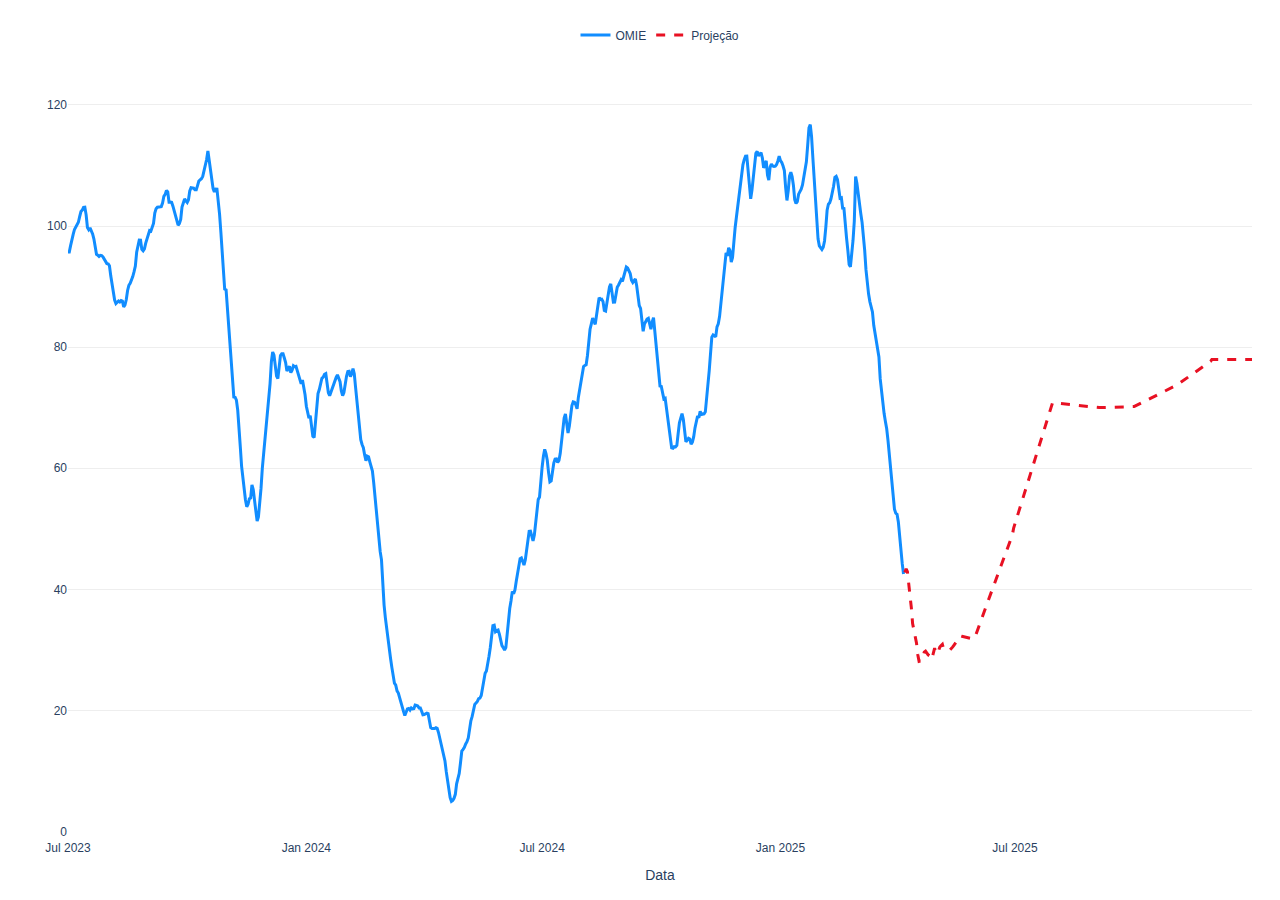
<file: grafico_omie_final_limpo.html>
<html>
<head><meta charset="utf-8" /></head>
<body>
    <div>                        <script type="text/javascript">window.PlotlyConfig = {MathJaxConfig: 'local'};</script>
        <script src="https://cdn.plot.ly/plotly-2.4.1.min.js"></script>                <div id="700b58fa-4da2-4930-a7b0-d107f92c9661" class="plotly-graph-div" style="height:100%; width:100%;"></div>            <script type="text/javascript">                                    window.PLOTLYENV=window.PLOTLYENV || {};                                    if (document.getElementById("700b58fa-4da2-4930-a7b0-d107f92c9661")) {                    Plotly.newPlot(                        "700b58fa-4da2-4930-a7b0-d107f92c9661",                        [{"hovertemplate":"Data: %{x|%d-%m-%Y}<br>OMIE: %{y:.2f} €<extra></extra>","line":{"color":"#118DFF","width":3},"mode":"lines","name":"OMIE","type":"scatter","x":["2023-07-01T00:00:00","2023-07-02T00:00:00","2023-07-03T00:00:00","2023-07-04T00:00:00","2023-07-05T00:00:00","2023-07-06T00:00:00","2023-07-07T00:00:00","2023-07-08T00:00:00","2023-07-09T00:00:00","2023-07-10T00:00:00","2023-07-11T00:00:00","2023-07-12T00:00:00","2023-07-13T00:00:00","2023-07-14T00:00:00","2023-07-15T00:00:00","2023-07-16T00:00:00","2023-07-17T00:00:00","2023-07-18T00:00:00","2023-07-19T00:00:00","2023-07-20T00:00:00","2023-07-21T00:00:00","2023-07-22T00:00:00","2023-07-23T00:00:00","2023-07-24T00:00:00","2023-07-25T00:00:00","2023-07-26T00:00:00","2023-07-27T00:00:00","2023-07-28T00:00:00","2023-07-29T00:00:00","2023-07-30T00:00:00","2023-07-31T00:00:00","2023-08-01T00:00:00","2023-08-02T00:00:00","2023-08-03T00:00:00","2023-08-04T00:00:00","2023-08-05T00:00:00","2023-08-06T00:00:00","2023-08-07T00:00:00","2023-08-08T00:00:00","2023-08-09T00:00:00","2023-08-10T00:00:00","2023-08-11T00:00:00","2023-08-12T00:00:00","2023-08-13T00:00:00","2023-08-14T00:00:00","2023-08-15T00:00:00","2023-08-16T00:00:00","2023-08-17T00:00:00","2023-08-18T00:00:00","2023-08-19T00:00:00","2023-08-20T00:00:00","2023-08-21T00:00:00","2023-08-22T00:00:00","2023-08-23T00:00:00","2023-08-24T00:00:00","2023-08-25T00:00:00","2023-08-26T00:00:00","2023-08-27T00:00:00","2023-08-28T00:00:00","2023-08-29T00:00:00","2023-08-30T00:00:00","2023-08-31T00:00:00","2023-09-01T00:00:00","2023-09-02T00:00:00","2023-09-03T00:00:00","2023-09-04T00:00:00","2023-09-05T00:00:00","2023-09-06T00:00:00","2023-09-07T00:00:00","2023-09-08T00:00:00","2023-09-09T00:00:00","2023-09-10T00:00:00","2023-09-11T00:00:00","2023-09-12T00:00:00","2023-09-13T00:00:00","2023-09-14T00:00:00","2023-09-15T00:00:00","2023-09-16T00:00:00","2023-09-17T00:00:00","2023-09-18T00:00:00","2023-09-19T00:00:00","2023-09-20T00:00:00","2023-09-21T00:00:00","2023-09-22T00:00:00","2023-09-23T00:00:00","2023-09-24T00:00:00","2023-09-25T00:00:00","2023-09-26T00:00:00","2023-09-27T00:00:00","2023-09-28T00:00:00","2023-09-29T00:00:00","2023-09-30T00:00:00","2023-10-01T00:00:00","2023-10-02T00:00:00","2023-10-03T00:00:00","2023-10-04T00:00:00","2023-10-05T00:00:00","2023-10-06T00:00:00","2023-10-07T00:00:00","2023-10-08T00:00:00","2023-10-09T00:00:00","2023-10-10T00:00:00","2023-10-11T00:00:00","2023-10-12T00:00:00","2023-10-13T00:00:00","2023-10-14T00:00:00","2023-10-15T00:00:00","2023-10-16T00:00:00","2023-10-17T00:00:00","2023-10-18T00:00:00","2023-10-19T00:00:00","2023-10-20T00:00:00","2023-10-21T00:00:00","2023-10-22T00:00:00","2023-10-23T00:00:00","2023-10-24T00:00:00","2023-10-25T00:00:00","2023-10-26T00:00:00","2023-10-27T00:00:00","2023-10-28T00:00:00","2023-10-29T00:00:00","2023-10-30T00:00:00","2023-10-31T00:00:00","2023-11-01T00:00:00","2023-11-02T00:00:00","2023-11-03T00:00:00","2023-11-04T00:00:00","2023-11-05T00:00:00","2023-11-06T00:00:00","2023-11-07T00:00:00","2023-11-08T00:00:00","2023-11-09T00:00:00","2023-11-10T00:00:00","2023-11-11T00:00:00","2023-11-12T00:00:00","2023-11-13T00:00:00","2023-11-14T00:00:00","2023-11-15T00:00:00","2023-11-16T00:00:00","2023-11-17T00:00:00","2023-11-18T00:00:00","2023-11-19T00:00:00","2023-11-20T00:00:00","2023-11-21T00:00:00","2023-11-22T00:00:00","2023-11-23T00:00:00","2023-11-24T00:00:00","2023-11-25T00:00:00","2023-11-26T00:00:00","2023-11-27T00:00:00","2023-11-28T00:00:00","2023-11-29T00:00:00","2023-11-30T00:00:00","2023-12-01T00:00:00","2023-12-02T00:00:00","2023-12-03T00:00:00","2023-12-04T00:00:00","2023-12-05T00:00:00","2023-12-06T00:00:00","2023-12-07T00:00:00","2023-12-08T00:00:00","2023-12-09T00:00:00","2023-12-10T00:00:00","2023-12-11T00:00:00","2023-12-12T00:00:00","2023-12-13T00:00:00","2023-12-14T00:00:00","2023-12-15T00:00:00","2023-12-16T00:00:00","2023-12-17T00:00:00","2023-12-18T00:00:00","2023-12-19T00:00:00","2023-12-20T00:00:00","2023-12-21T00:00:00","2023-12-22T00:00:00","2023-12-23T00:00:00","2023-12-24T00:00:00","2023-12-25T00:00:00","2023-12-26T00:00:00","2023-12-27T00:00:00","2023-12-28T00:00:00","2023-12-29T00:00:00","2023-12-30T00:00:00","2023-12-31T00:00:00","2024-01-01T00:00:00","2024-01-02T00:00:00","2024-01-03T00:00:00","2024-01-04T00:00:00","2024-01-05T00:00:00","2024-01-06T00:00:00","2024-01-07T00:00:00","2024-01-08T00:00:00","2024-01-09T00:00:00","2024-01-10T00:00:00","2024-01-11T00:00:00","2024-01-12T00:00:00","2024-01-13T00:00:00","2024-01-14T00:00:00","2024-01-15T00:00:00","2024-01-16T00:00:00","2024-01-17T00:00:00","2024-01-18T00:00:00","2024-01-19T00:00:00","2024-01-20T00:00:00","2024-01-21T00:00:00","2024-01-22T00:00:00","2024-01-23T00:00:00","2024-01-24T00:00:00","2024-01-25T00:00:00","2024-01-26T00:00:00","2024-01-27T00:00:00","2024-01-28T00:00:00","2024-01-29T00:00:00","2024-01-30T00:00:00","2024-01-31T00:00:00","2024-02-01T00:00:00","2024-02-02T00:00:00","2024-02-03T00:00:00","2024-02-04T00:00:00","2024-02-05T00:00:00","2024-02-06T00:00:00","2024-02-07T00:00:00","2024-02-08T00:00:00","2024-02-09T00:00:00","2024-02-10T00:00:00","2024-02-11T00:00:00","2024-02-12T00:00:00","2024-02-13T00:00:00","2024-02-14T00:00:00","2024-02-15T00:00:00","2024-02-16T00:00:00","2024-02-17T00:00:00","2024-02-18T00:00:00","2024-02-19T00:00:00","2024-02-20T00:00:00","2024-02-21T00:00:00","2024-02-22T00:00:00","2024-02-23T00:00:00","2024-02-24T00:00:00","2024-02-25T00:00:00","2024-02-26T00:00:00","2024-02-27T00:00:00","2024-02-28T00:00:00","2024-02-29T00:00:00","2024-03-01T00:00:00","2024-03-02T00:00:00","2024-03-03T00:00:00","2024-03-04T00:00:00","2024-03-05T00:00:00","2024-03-06T00:00:00","2024-03-07T00:00:00","2024-03-08T00:00:00","2024-03-09T00:00:00","2024-03-10T00:00:00","2024-03-11T00:00:00","2024-03-12T00:00:00","2024-03-13T00:00:00","2024-03-14T00:00:00","2024-03-15T00:00:00","2024-03-16T00:00:00","2024-03-17T00:00:00","2024-03-18T00:00:00","2024-03-19T00:00:00","2024-03-20T00:00:00","2024-03-21T00:00:00","2024-03-22T00:00:00","2024-03-23T00:00:00","2024-03-24T00:00:00","2024-03-25T00:00:00","2024-03-26T00:00:00","2024-03-27T00:00:00","2024-03-28T00:00:00","2024-03-29T00:00:00","2024-03-30T00:00:00","2024-03-31T00:00:00","2024-04-01T00:00:00","2024-04-02T00:00:00","2024-04-03T00:00:00","2024-04-04T00:00:00","2024-04-05T00:00:00","2024-04-06T00:00:00","2024-04-07T00:00:00","2024-04-08T00:00:00","2024-04-09T00:00:00","2024-04-10T00:00:00","2024-04-11T00:00:00","2024-04-12T00:00:00","2024-04-13T00:00:00","2024-04-14T00:00:00","2024-04-15T00:00:00","2024-04-16T00:00:00","2024-04-17T00:00:00","2024-04-18T00:00:00","2024-04-19T00:00:00","2024-04-20T00:00:00","2024-04-21T00:00:00","2024-04-22T00:00:00","2024-04-23T00:00:00","2024-04-24T00:00:00","2024-04-25T00:00:00","2024-04-26T00:00:00","2024-04-27T00:00:00","2024-04-28T00:00:00","2024-04-29T00:00:00","2024-04-30T00:00:00","2024-05-01T00:00:00","2024-05-02T00:00:00","2024-05-03T00:00:00","2024-05-04T00:00:00","2024-05-05T00:00:00","2024-05-06T00:00:00","2024-05-07T00:00:00","2024-05-08T00:00:00","2024-05-09T00:00:00","2024-05-10T00:00:00","2024-05-11T00:00:00","2024-05-12T00:00:00","2024-05-13T00:00:00","2024-05-14T00:00:00","2024-05-15T00:00:00","2024-05-16T00:00:00","2024-05-17T00:00:00","2024-05-18T00:00:00","2024-05-19T00:00:00","2024-05-20T00:00:00","2024-05-21T00:00:00","2024-05-22T00:00:00","2024-05-23T00:00:00","2024-05-24T00:00:00","2024-05-25T00:00:00","2024-05-26T00:00:00","2024-05-27T00:00:00","2024-05-28T00:00:00","2024-05-29T00:00:00","2024-05-30T00:00:00","2024-05-31T00:00:00","2024-06-01T00:00:00","2024-06-02T00:00:00","2024-06-03T00:00:00","2024-06-04T00:00:00","2024-06-05T00:00:00","2024-06-06T00:00:00","2024-06-07T00:00:00","2024-06-08T00:00:00","2024-06-09T00:00:00","2024-06-10T00:00:00","2024-06-11T00:00:00","2024-06-12T00:00:00","2024-06-13T00:00:00","2024-06-14T00:00:00","2024-06-15T00:00:00","2024-06-16T00:00:00","2024-06-17T00:00:00","2024-06-18T00:00:00","2024-06-19T00:00:00","2024-06-20T00:00:00","2024-06-21T00:00:00","2024-06-22T00:00:00","2024-06-23T00:00:00","2024-06-24T00:00:00","2024-06-25T00:00:00","2024-06-26T00:00:00","2024-06-27T00:00:00","2024-06-28T00:00:00","2024-06-29T00:00:00","2024-06-30T00:00:00","2024-07-01T00:00:00","2024-07-02T00:00:00","2024-07-03T00:00:00","2024-07-04T00:00:00","2024-07-05T00:00:00","2024-07-06T00:00:00","2024-07-07T00:00:00","2024-07-08T00:00:00","2024-07-09T00:00:00","2024-07-10T00:00:00","2024-07-11T00:00:00","2024-07-12T00:00:00","2024-07-13T00:00:00","2024-07-14T00:00:00","2024-07-15T00:00:00","2024-07-16T00:00:00","2024-07-17T00:00:00","2024-07-18T00:00:00","2024-07-19T00:00:00","2024-07-20T00:00:00","2024-07-21T00:00:00","2024-07-22T00:00:00","2024-07-23T00:00:00","2024-07-24T00:00:00","2024-07-25T00:00:00","2024-07-26T00:00:00","2024-07-27T00:00:00","2024-07-28T00:00:00","2024-07-29T00:00:00","2024-07-30T00:00:00","2024-07-31T00:00:00","2024-08-01T00:00:00","2024-08-02T00:00:00","2024-08-03T00:00:00","2024-08-04T00:00:00","2024-08-05T00:00:00","2024-08-06T00:00:00","2024-08-07T00:00:00","2024-08-08T00:00:00","2024-08-09T00:00:00","2024-08-10T00:00:00","2024-08-11T00:00:00","2024-08-12T00:00:00","2024-08-13T00:00:00","2024-08-14T00:00:00","2024-08-15T00:00:00","2024-08-16T00:00:00","2024-08-17T00:00:00","2024-08-18T00:00:00","2024-08-19T00:00:00","2024-08-20T00:00:00","2024-08-21T00:00:00","2024-08-22T00:00:00","2024-08-23T00:00:00","2024-08-24T00:00:00","2024-08-25T00:00:00","2024-08-26T00:00:00","2024-08-27T00:00:00","2024-08-28T00:00:00","2024-08-29T00:00:00","2024-08-30T00:00:00","2024-08-31T00:00:00","2024-09-01T00:00:00","2024-09-02T00:00:00","2024-09-03T00:00:00","2024-09-04T00:00:00","2024-09-05T00:00:00","2024-09-06T00:00:00","2024-09-07T00:00:00","2024-09-08T00:00:00","2024-09-09T00:00:00","2024-09-10T00:00:00","2024-09-11T00:00:00","2024-09-12T00:00:00","2024-09-13T00:00:00","2024-09-14T00:00:00","2024-09-15T00:00:00","2024-09-16T00:00:00","2024-09-17T00:00:00","2024-09-18T00:00:00","2024-09-19T00:00:00","2024-09-20T00:00:00","2024-09-21T00:00:00","2024-09-22T00:00:00","2024-09-23T00:00:00","2024-09-24T00:00:00","2024-09-25T00:00:00","2024-09-26T00:00:00","2024-09-27T00:00:00","2024-09-28T00:00:00","2024-09-29T00:00:00","2024-09-30T00:00:00","2024-10-01T00:00:00","2024-10-02T00:00:00","2024-10-03T00:00:00","2024-10-04T00:00:00","2024-10-05T00:00:00","2024-10-06T00:00:00","2024-10-07T00:00:00","2024-10-08T00:00:00","2024-10-09T00:00:00","2024-10-10T00:00:00","2024-10-11T00:00:00","2024-10-12T00:00:00","2024-10-13T00:00:00","2024-10-14T00:00:00","2024-10-15T00:00:00","2024-10-16T00:00:00","2024-10-17T00:00:00","2024-10-18T00:00:00","2024-10-19T00:00:00","2024-10-20T00:00:00","2024-10-21T00:00:00","2024-10-22T00:00:00","2024-10-23T00:00:00","2024-10-24T00:00:00","2024-10-25T00:00:00","2024-10-26T00:00:00","2024-10-27T00:00:00","2024-10-28T00:00:00","2024-10-29T00:00:00","2024-10-30T00:00:00","2024-10-31T00:00:00","2024-11-01T00:00:00","2024-11-02T00:00:00","2024-11-03T00:00:00","2024-11-04T00:00:00","2024-11-05T00:00:00","2024-11-06T00:00:00","2024-11-07T00:00:00","2024-11-08T00:00:00","2024-11-09T00:00:00","2024-11-10T00:00:00","2024-11-11T00:00:00","2024-11-12T00:00:00","2024-11-13T00:00:00","2024-11-14T00:00:00","2024-11-15T00:00:00","2024-11-16T00:00:00","2024-11-17T00:00:00","2024-11-18T00:00:00","2024-11-19T00:00:00","2024-11-20T00:00:00","2024-11-21T00:00:00","2024-11-22T00:00:00","2024-11-23T00:00:00","2024-11-24T00:00:00","2024-11-25T00:00:00","2024-11-26T00:00:00","2024-11-27T00:00:00","2024-11-28T00:00:00","2024-11-29T00:00:00","2024-11-30T00:00:00","2024-12-01T00:00:00","2024-12-02T00:00:00","2024-12-03T00:00:00","2024-12-04T00:00:00","2024-12-05T00:00:00","2024-12-06T00:00:00","2024-12-07T00:00:00","2024-12-08T00:00:00","2024-12-09T00:00:00","2024-12-10T00:00:00","2024-12-11T00:00:00","2024-12-12T00:00:00","2024-12-13T00:00:00","2024-12-14T00:00:00","2024-12-15T00:00:00","2024-12-16T00:00:00","2024-12-17T00:00:00","2024-12-18T00:00:00","2024-12-19T00:00:00","2024-12-20T00:00:00","2024-12-21T00:00:00","2024-12-22T00:00:00","2024-12-23T00:00:00","2024-12-24T00:00:00","2024-12-25T00:00:00","2024-12-26T00:00:00","2024-12-27T00:00:00","2024-12-28T00:00:00","2024-12-29T00:00:00","2024-12-30T00:00:00","2024-12-31T00:00:00","2025-01-01T00:00:00","2025-01-02T00:00:00","2025-01-03T00:00:00","2025-01-04T00:00:00","2025-01-05T00:00:00","2025-01-06T00:00:00","2025-01-07T00:00:00","2025-01-08T00:00:00","2025-01-09T00:00:00","2025-01-10T00:00:00","2025-01-11T00:00:00","2025-01-12T00:00:00","2025-01-13T00:00:00","2025-01-14T00:00:00","2025-01-15T00:00:00","2025-01-16T00:00:00","2025-01-17T00:00:00","2025-01-18T00:00:00","2025-01-19T00:00:00","2025-01-20T00:00:00","2025-01-21T00:00:00","2025-01-22T00:00:00","2025-01-23T00:00:00","2025-01-24T00:00:00","2025-01-25T00:00:00","2025-01-26T00:00:00","2025-01-27T00:00:00","2025-01-28T00:00:00","2025-01-29T00:00:00","2025-01-30T00:00:00","2025-01-31T00:00:00","2025-02-01T00:00:00","2025-02-02T00:00:00","2025-02-03T00:00:00","2025-02-04T00:00:00","2025-02-05T00:00:00","2025-02-06T00:00:00","2025-02-07T00:00:00","2025-02-08T00:00:00","2025-02-09T00:00:00","2025-02-10T00:00:00","2025-02-11T00:00:00","2025-02-12T00:00:00","2025-02-13T00:00:00","2025-02-14T00:00:00","2025-02-15T00:00:00","2025-02-16T00:00:00","2025-02-17T00:00:00","2025-02-18T00:00:00","2025-02-19T00:00:00","2025-02-20T00:00:00","2025-02-21T00:00:00","2025-02-22T00:00:00","2025-02-23T00:00:00","2025-02-24T00:00:00","2025-02-25T00:00:00","2025-02-26T00:00:00","2025-02-27T00:00:00","2025-02-28T00:00:00","2025-03-01T00:00:00","2025-03-02T00:00:00","2025-03-03T00:00:00","2025-03-04T00:00:00","2025-03-05T00:00:00","2025-03-06T00:00:00","2025-03-07T00:00:00","2025-03-08T00:00:00","2025-03-09T00:00:00","2025-03-10T00:00:00","2025-03-11T00:00:00","2025-03-12T00:00:00","2025-03-13T00:00:00","2025-03-14T00:00:00","2025-03-15T00:00:00","2025-03-16T00:00:00","2025-03-17T00:00:00","2025-03-18T00:00:00","2025-03-19T00:00:00","2025-03-20T00:00:00","2025-03-21T00:00:00","2025-03-22T00:00:00","2025-03-23T00:00:00","2025-03-24T00:00:00","2025-03-25T00:00:00","2025-03-26T00:00:00","2025-03-27T00:00:00","2025-03-28T00:00:00","2025-03-29T00:00:00","2025-03-30T00:00:00","2025-03-31T00:00:00","2025-04-01T00:00:00","2025-04-02T00:00:00","2025-04-03T00:00:00","2025-04-04T00:00:00","2025-04-05T00:00:00","2025-04-06T00:00:00","2025-04-07T00:00:00","2025-04-08T00:00:00","2025-04-09T00:00:00","2025-04-10T00:00:00","2025-04-11T00:00:00","2025-04-12T00:00:00","2025-04-13T00:00:00","2025-04-14T00:00:00","2025-04-15T00:00:00","2025-04-16T00:00:00","2025-04-17T00:00:00","2025-04-18T00:00:00","2025-04-19T00:00:00","2025-04-20T00:00:00","2025-04-21T00:00:00","2025-04-22T00:00:00","2025-04-23T00:00:00","2025-04-24T00:00:00","2025-04-25T00:00:00","2025-04-26T00:00:00","2025-04-27T00:00:00","2025-04-28T00:00:00","2025-04-29T00:00:00","2025-04-30T00:00:00","2025-05-01T00:00:00","2025-05-02T00:00:00","2025-05-03T00:00:00","2025-05-04T00:00:00","2025-05-05T00:00:00","2025-05-06T00:00:00","2025-05-07T00:00:00","2025-05-08T00:00:00","2025-05-09T00:00:00","2025-05-10T00:00:00","2025-05-11T00:00:00","2025-05-12T00:00:00","2025-05-13T00:00:00","2025-05-14T00:00:00","2025-05-15T00:00:00","2025-05-16T00:00:00","2025-05-17T00:00:00","2025-05-18T00:00:00","2025-05-19T00:00:00","2025-05-20T00:00:00","2025-05-21T00:00:00","2025-05-22T00:00:00","2025-05-23T00:00:00","2025-05-24T00:00:00","2025-05-25T00:00:00","2025-05-26T00:00:00","2025-05-27T00:00:00","2025-05-28T00:00:00","2025-05-29T00:00:00","2025-05-30T00:00:00","2025-05-31T00:00:00","2025-06-01T00:00:00","2025-06-02T00:00:00","2025-06-03T00:00:00","2025-06-04T00:00:00","2025-06-05T00:00:00","2025-06-06T00:00:00","2025-06-07T00:00:00","2025-06-08T00:00:00","2025-06-09T00:00:00","2025-06-10T00:00:00","2025-06-11T00:00:00","2025-06-12T00:00:00","2025-06-13T00:00:00","2025-06-14T00:00:00","2025-06-15T00:00:00","2025-06-16T00:00:00","2025-06-17T00:00:00","2025-06-18T00:00:00","2025-06-19T00:00:00","2025-06-20T00:00:00","2025-06-21T00:00:00","2025-06-22T00:00:00","2025-06-23T00:00:00","2025-06-24T00:00:00","2025-06-25T00:00:00","2025-06-26T00:00:00","2025-06-27T00:00:00","2025-06-28T00:00:00","2025-06-29T00:00:00","2025-06-30T00:00:00","2025-07-01T00:00:00","2025-07-02T00:00:00","2025-07-03T00:00:00","2025-07-04T00:00:00","2025-07-05T00:00:00","2025-07-06T00:00:00","2025-07-07T00:00:00","2025-07-08T00:00:00","2025-07-09T00:00:00","2025-07-10T00:00:00","2025-07-11T00:00:00","2025-07-12T00:00:00","2025-07-13T00:00:00","2025-07-14T00:00:00","2025-07-15T00:00:00","2025-07-16T00:00:00","2025-07-17T00:00:00","2025-07-18T00:00:00","2025-07-19T00:00:00","2025-07-20T00:00:00","2025-07-21T00:00:00","2025-07-22T00:00:00","2025-07-23T00:00:00","2025-07-24T00:00:00","2025-07-25T00:00:00","2025-07-26T00:00:00","2025-07-27T00:00:00","2025-07-28T00:00:00","2025-07-29T00:00:00","2025-07-30T00:00:00","2025-07-31T00:00:00","2025-08-01T00:00:00","2025-08-02T00:00:00","2025-08-03T00:00:00","2025-08-04T00:00:00","2025-08-05T00:00:00","2025-08-06T00:00:00","2025-08-07T00:00:00","2025-08-08T00:00:00","2025-08-09T00:00:00","2025-08-10T00:00:00","2025-08-11T00:00:00","2025-08-12T00:00:00","2025-08-13T00:00:00","2025-08-14T00:00:00","2025-08-15T00:00:00","2025-08-16T00:00:00","2025-08-17T00:00:00","2025-08-18T00:00:00","2025-08-19T00:00:00","2025-08-20T00:00:00","2025-08-21T00:00:00","2025-08-22T00:00:00","2025-08-23T00:00:00","2025-08-24T00:00:00","2025-08-25T00:00:00","2025-08-26T00:00:00","2025-08-27T00:00:00","2025-08-28T00:00:00","2025-08-29T00:00:00","2025-08-30T00:00:00","2025-08-31T00:00:00","2025-09-01T00:00:00","2025-09-02T00:00:00","2025-09-03T00:00:00","2025-09-04T00:00:00","2025-09-05T00:00:00","2025-09-06T00:00:00","2025-09-07T00:00:00","2025-09-08T00:00:00","2025-09-09T00:00:00","2025-09-10T00:00:00","2025-09-11T00:00:00","2025-09-12T00:00:00","2025-09-13T00:00:00","2025-09-14T00:00:00","2025-09-15T00:00:00","2025-09-16T00:00:00","2025-09-17T00:00:00","2025-09-18T00:00:00","2025-09-19T00:00:00","2025-09-20T00:00:00","2025-09-21T00:00:00","2025-09-22T00:00:00","2025-09-23T00:00:00","2025-09-24T00:00:00","2025-09-25T00:00:00","2025-09-26T00:00:00","2025-09-27T00:00:00","2025-09-28T00:00:00","2025-09-29T00:00:00","2025-09-30T00:00:00","2025-10-01T00:00:00","2025-10-02T00:00:00","2025-10-03T00:00:00","2025-10-04T00:00:00","2025-10-05T00:00:00","2025-10-06T00:00:00","2025-10-07T00:00:00","2025-10-08T00:00:00","2025-10-09T00:00:00","2025-10-10T00:00:00","2025-10-11T00:00:00","2025-10-12T00:00:00","2025-10-13T00:00:00","2025-10-14T00:00:00","2025-10-15T00:00:00","2025-10-16T00:00:00","2025-10-17T00:00:00","2025-10-18T00:00:00","2025-10-19T00:00:00","2025-10-20T00:00:00","2025-10-21T00:00:00","2025-10-22T00:00:00","2025-10-23T00:00:00","2025-10-24T00:00:00","2025-10-25T00:00:00","2025-10-26T00:00:00","2025-10-27T00:00:00","2025-10-28T00:00:00","2025-10-29T00:00:00","2025-10-30T00:00:00","2025-10-31T00:00:00","2025-11-01T00:00:00","2025-11-02T00:00:00","2025-11-03T00:00:00","2025-11-04T00:00:00","2025-11-05T00:00:00","2025-11-06T00:00:00","2025-11-07T00:00:00","2025-11-08T00:00:00","2025-11-09T00:00:00","2025-11-10T00:00:00","2025-11-11T00:00:00","2025-11-12T00:00:00","2025-11-13T00:00:00","2025-11-14T00:00:00","2025-11-15T00:00:00","2025-11-16T00:00:00","2025-11-17T00:00:00","2025-11-18T00:00:00","2025-11-19T00:00:00","2025-11-20T00:00:00","2025-11-21T00:00:00","2025-11-22T00:00:00","2025-11-23T00:00:00","2025-11-24T00:00:00","2025-11-25T00:00:00","2025-11-26T00:00:00","2025-11-27T00:00:00","2025-11-28T00:00:00","2025-11-29T00:00:00","2025-11-30T00:00:00","2025-12-01T00:00:00","2025-12-02T00:00:00","2025-12-03T00:00:00","2025-12-04T00:00:00","2025-12-05T00:00:00","2025-12-06T00:00:00","2025-12-07T00:00:00","2025-12-08T00:00:00","2025-12-09T00:00:00","2025-12-10T00:00:00","2025-12-11T00:00:00","2025-12-12T00:00:00","2025-12-13T00:00:00","2025-12-14T00:00:00","2025-12-15T00:00:00","2025-12-16T00:00:00","2025-12-17T00:00:00","2025-12-18T00:00:00","2025-12-19T00:00:00","2025-12-20T00:00:00","2025-12-21T00:00:00","2025-12-22T00:00:00","2025-12-23T00:00:00","2025-12-24T00:00:00","2025-12-25T00:00:00","2025-12-26T00:00:00","2025-12-27T00:00:00","2025-12-28T00:00:00","2025-12-29T00:00:00","2025-12-30T00:00:00","2025-12-31T00:00:00"],"y":[95.719,95.71572222222224,96.77465277777776,97.94291666666668,98.6119027777778,99.4451527777778,99.92704166666668,100.26429166666668,100.62498611111114,101.55581944444442,102.40293055555556,102.62711111111112,103.0774861111111,103.1103611111111,101.85015277777777,99.7594722222222,99.3863611111111,99.70468055555556,99.28779166666664,98.69118055555556,97.85538888888888,96.86668055555556,95.32891666666669,95.20143055555556,94.977125,95.1609722222222,95.12698611111112,94.90288888888888,94.52259722222225,93.95759722222222,93.80065860215052,93.75225806451614,93.44220430107526,91.77775537634407,90.41372311827956,89.64560483870966,87.77385752688173,87.2078494623656,87.37899193548388,87.62833333333334,87.45336021505376,87.70142473118281,87.60880376344086,86.6593817204301,86.9904435483871,87.8725,89.36809139784948,90.21923387096774,90.55471774193548,91.05362903225809,91.66530913978494,92.47258064516129,93.39185483870963,95.66592741935484,97.00561827956987,97.67125,97.65825268817204,96.14516129032256,95.90435483870968,96.23774193548384,97.18698924731184,97.8808870967742,98.47783602150538,99.26694892473118,99.17384408602152,99.73399193548389,100.42487903225808,102.1452553763441,102.87041666666669,103.11823924731183,103.14116935483872,103.08458333333331,103.21188172043009,103.81385752688172,104.91955645161292,105.2305107526882,105.88334677419358,105.6287365591398,103.96205645161292,103.97090053763444,103.93393817204304,103.28208333333336,102.4913978494624,101.88411290322584,101.10060483870969,100.14646505376344,100.4005510752688,101.09400537634409,103.14282258064516,103.94004032258064,104.48299731182796,104.15829166666668,103.90373611111112,104.34523611111112,105.79855555555557,106.32597222222222,106.31724999999996,106.25856944444445,106.00493055555556,106.00861111111112,106.68669444444444,107.42356944444444,107.64784722222224,107.82931944444448,108.20333333333332,109.12686111111113,109.68534722222223,110.98341666666668,112.39831944444448,110.78576388888892,109.4282777777778,107.13262500000005,106.17554166666667,105.63179166666669,106.11234722222224,106.10401388888891,104.38879166666668,101.9731527777778,99.02098611111111,95.38029166666668,91.69449375866856,89.44178918169213,89.59707382550336,86.56371812080539,83.00005369127518,79.76790604026846,76.4766979865772,73.30246979865774,71.77461744966443,71.73013422818792,71.2546845637584,69.6294899328859,67.28339597315438,63.56140939597317,60.360120805369135,58.09479194630872,55.95653691275168,54.75497986577182,53.62853691275168,54.0521610738255,54.96765100671141,55.07387919463086,57.26606711409395,56.49661744966441,54.68579865771811,52.35522147651008,51.25638926174497,51.9443355704698,54.08473825503356,56.66385234899329,59.980617449664415,62.36870967741935,63.38331944444444,66.43351388888887,69.03520833333332,71.45074999999999,74.0263611111111,77.59251388888886,79.19195833333332,78.68162499999998,76.42430555555555,75.23980555555555,74.79577777777777,77.05591666666666,78.60249999999999,78.89483333333332,78.89315277777777,78.19879166666666,77.45670833333332,76.04384722222221,76.40172222222222,76.85048611111111,75.7803611111111,76.20658333333333,76.94236111111111,76.77752777777778,76.82933333333334,75.98244444444444,75.17652777777778,74.29429166666667,73.94445833333333,74.56643055555556,73.43333333333334,72.1456317204301,70.24845430107527,68.89594086021505,68.28782258064516,68.6934005376344,67.23940860215055,65.28197580645161,65.07435483870967,67.80375,70.33255376344086,72.32317204301076,72.9984811827957,73.90930107526883,74.85887096774194,75.05502688172044,75.50211021505375,75.61521505376344,74.01801075268817,72.44618279569892,71.98733870967742,72.65217741935484,72.97912634408601,73.57716397849461,74.58615591397849,75.00790322580644,75.42336021505376,74.77119623655915,74.29611559139785,72.78564516129033,72.00056451612905,72.5104435483871,74.08716397849463,75.18381720430108,75.97594086021506,76.01870967741937,75.11970430107529,75.55568548387097,76.43876344086021,75.60885752688172,73.36780913978495,71.0071505376344,68.07030913978494,66.35388440860216,64.71950268817204,63.92127688172043,63.389112903225794,62.20319892473118,61.24266129032258,61.98302419354838,61.8755510752688,61.055913978494615,60.174018817204285,59.53521505376344,57.59489247311828,55.258413978494616,52.82176075268817,50.44384408602151,48.2232123655914,46.2210752688172,44.87225806451612,39.76008620689655,37.397514367816086,35.29487068965517,33.33679597701149,31.37818965517241,29.80729885057471,28.569324712643677,27.10501436781609,25.87794540229885,24.506106321839077,24.18639367816092,23.236063218390807,22.88083333333334,21.996048850574716,21.114281609195405,20.665704022988503,19.838951149425284,19.14875,19.590761494252877,20.239841954022992,20.325833333333332,20.04336206896552,20.416379310344823,20.252686781609192,20.28693965517241,20.87826149425287,20.828879310344828,20.72396551724138,20.410258620689653,20.414913793103445,19.874666666666663,19.281843876177657,19.30458950201884,19.38387617765814,19.542866756393,19.457496635262448,18.314266487214,17.152220726783312,17.0228532974428,16.98694481830417,17.015248990578733,17.13586810228802,17.032274562584117,16.348532974427993,15.441265141318976,14.571440107671604,13.437725437415882,12.51484522207268,11.657160161507402,9.883728129205922,8.291830417227455,6.6535666218035,5.584441453566622,4.972476446837147,5.123445491251682,5.491238223418575,6.142934051144009,7.880713324360696,8.679851951547775,9.593257065948851,11.347308209959625,13.273833333333336,13.570444444444446,13.90145833333334,14.475583333333342,14.832944444444454,15.461000000000013,17.05354166666668,18.288277777777783,19.00605555555557,20.162333333333343,20.986888888888892,21.241680555555565,21.48448611111112,21.948597222222237,22.0368888888889,22.459361111111114,23.54601388888889,25.21124999999999,26.14969444444444,26.522999999999996,27.50768055555555,28.963805555555545,30.38802777777777,32.20255555555555,34.01356944444444,34.073,33.01465277777778,33.20045833333333,33.27543055555556,32.60827777777778,31.636250000000004,30.69575268817205,30.375833333333336,29.99650537634409,30.36986559139785,32.895403225806454,35.39528225806452,36.83607526881721,38.127795698924736,39.65978494623656,39.2921370967742,39.8676747311828,41.2974059139785,42.46568548387098,43.99361559139785,45.07805107526882,45.201612903225815,44.64791666666667,44.0000806451613,44.86641129032258,46.49188172043012,48.30323924731183,49.59120967741936,49.62008064516129,48.48903225806451,48.01615591397848,48.95520161290322,51.29512096774194,53.1790188172043,54.85130376344086,55.25051075268818,58.20545833333335,60.16540277777779,61.98350000000001,63.11743055555557,62.42655555555557,61.27259722222224,59.23584722222224,57.74640277777778,57.90070833333335,59.49448611111113,60.85256944444446,61.52283333333335,61.550125000000016,60.96630555555557,61.29033333333332,62.45866666666665,64.79769444444445,66.86897222222223,68.27181944444445,68.96623611111113,67.62166666666667,65.80605555555556,66.94565277777778,69.14236111111111,70.34427777777778,70.95445833333333,70.88765277777777,70.47744444444443,69.82591666666666,71.74458333333332,73.12686111111108,74.17481182795697,75.67544354838708,76.78801075268815,76.97434139784944,77.08776881720429,78.62975806451614,80.9884811827957,82.95662634408602,83.8473252688172,84.79551075268817,84.2846505376344,83.7711693548387,85.27287634408601,87.01836021505376,88.1663306451613,87.87611559139785,87.92346774193548,87.56073924731182,86.04645161290323,85.96220430107526,87.41040322580646,89.01572580645161,89.96313172043011,90.4545564516129,89.28291666666668,87.43759408602149,87.45654569892473,88.43729838709676,89.88708333333332,90.26236559139784,90.77303763440858,91.13530913978492,90.88958333333332,91.61959677419354,92.5962634408602,93.22860215053764,93.07327956989248,92.4830376344086,92.1515994623656,91.05247311827958,90.68641129032258,90.98350806451614,91.258561827957,90.14362903225808,88.20217741935485,86.8643682795699,86.40095430107529,84.41912634408604,82.61669354838712,83.8339919354839,84.24376344086022,84.63818548387098,84.76384408602152,83.50047043010754,82.97611559139786,84.1723252688172,84.87841397849462,82.60374999999999,80.18057795698924,78.18942204301074,75.71327956989246,73.58506944444443,73.52699999999999,72.7144861111111,71.42590277777776,71.54118055555554,69.99780555555556,67.85620833333334,66.75354166666668,65.52954166666667,63.35423611111111,63.29318055555556,63.55963888888889,63.51481944444444,63.76973611111111,65.69623611111112,67.52355555555556,68.28949999999999,69.03076388888888,68.09905555555555,66.16156944444442,64.3464861111111,64.62468055555556,64.95498611111111,64.83541666666667,63.96094444444445,64.29629166666665,65.174875,66.66389736477117,67.64257975034675,68.63219140083217,68.3419972260749,69.39522147651007,68.88602684563757,68.89138255033558,68.99099328859062,69.32562416107383,71.24088590604028,74.25119463087248,76.10606711409393,78.91440268456374,81.6414899328859,82.02593288590604,81.81357046979865,81.69255033557049,83.3489798657718,83.85900671140938,85.08927516778523,87.12187919463088,89.1968322147651,91.5283489932886,94.18511409395975,95.5593288590604,95.0733154362416,96.40677852348992,95.95761073825504,94.060711409396,94.80457718120805,97.76547651006712,99.72740591397852,101.50653225806452,103.27096774193552,104.6471527777778,106.1510277777778,107.85544444444449,110.10873611111116,110.96431944444448,111.54152777777782,111.54825000000002,108.97104166666668,105.827875,104.49377777777778,105.94165277777776,108.00693055555554,110.68398611111112,112.03183333333332,112.32188888888888,111.59088888888886,111.86329166666664,112.11068055555556,111.28076388888888,109.60259722222222,110.2540972222222,110.76145833333334,108.39851388888889,107.60255555555555,109.72094444444444,110.23819444444445,109.9293472222222,109.83494444444445,109.9012222222222,110.16833333333332,110.75590277777776,111.55157258064516,110.79669354838708,110.4884139784946,109.91719086021504,109.1585887096774,106.33586021505376,104.22896505376345,105.8648252688172,108.26643817204298,108.8814516129032,108.16725806451612,106.71196236559138,104.37182795698922,103.74526881720428,104.04020161290322,105.26635752688172,105.67712365591402,106.10848118279571,106.7993548387097,108.17591397849463,109.1596505376344,110.61413978494625,113.34176075268816,116.24056451612904,116.75956989247312,114.79084677419353,111.28081989247308,107.63737903225804,103.88389784946236,101.07573924731182,97.89356182795696,96.73506720430106,96.45642473118278,96.14389784946236,96.5013440860215,97.5320833333333,99.78920698924728,102.60385752688168,103.6003494623656,103.85556451612904,104.51064516129034,105.3806989247312,106.56366935483874,108.0546370967742,108.20784946236562,107.67426075268818,106.03255376344086,104.59131720430108,104.6608870967742,102.94244623655916,102.91091397849463,101.00594086021503,98.05934139784944,96.03110215053762,93.6469623655914,93.26177419354836,95.01174731182796,97.61571236559138,100.83008064516127,108.16863095238097,107.05898809523808,104.99558035714286,103.73547619047618,102.04385416666666,100.6192113095238,98.49270833333334,96.0314136904762,92.79648809523808,90.6262648809524,88.80558035714287,87.52748511904761,86.59377976190476,85.81901785714284,83.61281249999998,82.16528273809523,81.13593749999998,79.22019345238094,78.39275297619047,74.75419642857142,72.4907738095238,71.15928571428572,69.0305505952381,67.71724702380953,66.51046130952382,64.60328869047619,62.18529761904762,59.77302083333333,56.68933035714287,54.898778735632185,53.24859527121002,52.57698519515478,52.39562584118438,51.13619111709287,48.665746971736205,45.92335127860027,44.24563930013458,42.53029609690444,null,null,null,null,null,null,null,null,null,null,null,null,null,null,null,null,null,null,null,null,null,null,null,null,null,null,null,null,null,null,null,null,null,null,null,null,null,null,null,null,null,null,null,null,null,null,null,null,null,null,null,null,null,null,null,null,null,null,null,null,null,null,null,null,null,null,null,null,null,null,null,null,null,null,null,null,null,null,null,null,null,null,null,null,null,null,null,null,null,null,null,null,null,null,null,null,null,null,null,null,null,null,null,null,null,null,null,null,null,null,null,null,null,null,null,null,null,null,null,null,null,null,null,null,null,null,null,null,null,null,null,null,null,null,null,null,null,null,null,null,null,null,null,null,null,null,null,null,null,null,null,null,null,null,null,null,null,null,null,null,null,null,null,null,null,null,null,null,null,null,null,null,null,null,null,null,null,null,null,null,null,null,null,null,null,null,null,null,null,null,null,null,null,null,null,null,null,null,null,null,null,null,null,null,null,null,null,null,null,null,null,null,null,null,null,null,null,null,null,null,null,null,null,null,null,null,null,null,null,null,null,null,null,null,null,null,null,null,null,null,null,null,null,null,null,null,null,null,null,null,null,null,null,null,null,null,null,null,null,null,null,null,null,null,null,null,null,null,null]},{"hovertemplate":"Data: %{x|%d-%m-%Y}<br>Projeção: %{y:.2f} €<extra></extra>","line":{"color":"#E81123","dash":"dash","width":3},"mode":"lines","name":"Projeção","type":"scatter","x":["2023-07-01T00:00:00","2023-07-02T00:00:00","2023-07-03T00:00:00","2023-07-04T00:00:00","2023-07-05T00:00:00","2023-07-06T00:00:00","2023-07-07T00:00:00","2023-07-08T00:00:00","2023-07-09T00:00:00","2023-07-10T00:00:00","2023-07-11T00:00:00","2023-07-12T00:00:00","2023-07-13T00:00:00","2023-07-14T00:00:00","2023-07-15T00:00:00","2023-07-16T00:00:00","2023-07-17T00:00:00","2023-07-18T00:00:00","2023-07-19T00:00:00","2023-07-20T00:00:00","2023-07-21T00:00:00","2023-07-22T00:00:00","2023-07-23T00:00:00","2023-07-24T00:00:00","2023-07-25T00:00:00","2023-07-26T00:00:00","2023-07-27T00:00:00","2023-07-28T00:00:00","2023-07-29T00:00:00","2023-07-30T00:00:00","2023-07-31T00:00:00","2023-08-01T00:00:00","2023-08-02T00:00:00","2023-08-03T00:00:00","2023-08-04T00:00:00","2023-08-05T00:00:00","2023-08-06T00:00:00","2023-08-07T00:00:00","2023-08-08T00:00:00","2023-08-09T00:00:00","2023-08-10T00:00:00","2023-08-11T00:00:00","2023-08-12T00:00:00","2023-08-13T00:00:00","2023-08-14T00:00:00","2023-08-15T00:00:00","2023-08-16T00:00:00","2023-08-17T00:00:00","2023-08-18T00:00:00","2023-08-19T00:00:00","2023-08-20T00:00:00","2023-08-21T00:00:00","2023-08-22T00:00:00","2023-08-23T00:00:00","2023-08-24T00:00:00","2023-08-25T00:00:00","2023-08-26T00:00:00","2023-08-27T00:00:00","2023-08-28T00:00:00","2023-08-29T00:00:00","2023-08-30T00:00:00","2023-08-31T00:00:00","2023-09-01T00:00:00","2023-09-02T00:00:00","2023-09-03T00:00:00","2023-09-04T00:00:00","2023-09-05T00:00:00","2023-09-06T00:00:00","2023-09-07T00:00:00","2023-09-08T00:00:00","2023-09-09T00:00:00","2023-09-10T00:00:00","2023-09-11T00:00:00","2023-09-12T00:00:00","2023-09-13T00:00:00","2023-09-14T00:00:00","2023-09-15T00:00:00","2023-09-16T00:00:00","2023-09-17T00:00:00","2023-09-18T00:00:00","2023-09-19T00:00:00","2023-09-20T00:00:00","2023-09-21T00:00:00","2023-09-22T00:00:00","2023-09-23T00:00:00","2023-09-24T00:00:00","2023-09-25T00:00:00","2023-09-26T00:00:00","2023-09-27T00:00:00","2023-09-28T00:00:00","2023-09-29T00:00:00","2023-09-30T00:00:00","2023-10-01T00:00:00","2023-10-02T00:00:00","2023-10-03T00:00:00","2023-10-04T00:00:00","2023-10-05T00:00:00","2023-10-06T00:00:00","2023-10-07T00:00:00","2023-10-08T00:00:00","2023-10-09T00:00:00","2023-10-10T00:00:00","2023-10-11T00:00:00","2023-10-12T00:00:00","2023-10-13T00:00:00","2023-10-14T00:00:00","2023-10-15T00:00:00","2023-10-16T00:00:00","2023-10-17T00:00:00","2023-10-18T00:00:00","2023-10-19T00:00:00","2023-10-20T00:00:00","2023-10-21T00:00:00","2023-10-22T00:00:00","2023-10-23T00:00:00","2023-10-24T00:00:00","2023-10-25T00:00:00","2023-10-26T00:00:00","2023-10-27T00:00:00","2023-10-28T00:00:00","2023-10-29T00:00:00","2023-10-30T00:00:00","2023-10-31T00:00:00","2023-11-01T00:00:00","2023-11-02T00:00:00","2023-11-03T00:00:00","2023-11-04T00:00:00","2023-11-05T00:00:00","2023-11-06T00:00:00","2023-11-07T00:00:00","2023-11-08T00:00:00","2023-11-09T00:00:00","2023-11-10T00:00:00","2023-11-11T00:00:00","2023-11-12T00:00:00","2023-11-13T00:00:00","2023-11-14T00:00:00","2023-11-15T00:00:00","2023-11-16T00:00:00","2023-11-17T00:00:00","2023-11-18T00:00:00","2023-11-19T00:00:00","2023-11-20T00:00:00","2023-11-21T00:00:00","2023-11-22T00:00:00","2023-11-23T00:00:00","2023-11-24T00:00:00","2023-11-25T00:00:00","2023-11-26T00:00:00","2023-11-27T00:00:00","2023-11-28T00:00:00","2023-11-29T00:00:00","2023-11-30T00:00:00","2023-12-01T00:00:00","2023-12-02T00:00:00","2023-12-03T00:00:00","2023-12-04T00:00:00","2023-12-05T00:00:00","2023-12-06T00:00:00","2023-12-07T00:00:00","2023-12-08T00:00:00","2023-12-09T00:00:00","2023-12-10T00:00:00","2023-12-11T00:00:00","2023-12-12T00:00:00","2023-12-13T00:00:00","2023-12-14T00:00:00","2023-12-15T00:00:00","2023-12-16T00:00:00","2023-12-17T00:00:00","2023-12-18T00:00:00","2023-12-19T00:00:00","2023-12-20T00:00:00","2023-12-21T00:00:00","2023-12-22T00:00:00","2023-12-23T00:00:00","2023-12-24T00:00:00","2023-12-25T00:00:00","2023-12-26T00:00:00","2023-12-27T00:00:00","2023-12-28T00:00:00","2023-12-29T00:00:00","2023-12-30T00:00:00","2023-12-31T00:00:00","2024-01-01T00:00:00","2024-01-02T00:00:00","2024-01-03T00:00:00","2024-01-04T00:00:00","2024-01-05T00:00:00","2024-01-06T00:00:00","2024-01-07T00:00:00","2024-01-08T00:00:00","2024-01-09T00:00:00","2024-01-10T00:00:00","2024-01-11T00:00:00","2024-01-12T00:00:00","2024-01-13T00:00:00","2024-01-14T00:00:00","2024-01-15T00:00:00","2024-01-16T00:00:00","2024-01-17T00:00:00","2024-01-18T00:00:00","2024-01-19T00:00:00","2024-01-20T00:00:00","2024-01-21T00:00:00","2024-01-22T00:00:00","2024-01-23T00:00:00","2024-01-24T00:00:00","2024-01-25T00:00:00","2024-01-26T00:00:00","2024-01-27T00:00:00","2024-01-28T00:00:00","2024-01-29T00:00:00","2024-01-30T00:00:00","2024-01-31T00:00:00","2024-02-01T00:00:00","2024-02-02T00:00:00","2024-02-03T00:00:00","2024-02-04T00:00:00","2024-02-05T00:00:00","2024-02-06T00:00:00","2024-02-07T00:00:00","2024-02-08T00:00:00","2024-02-09T00:00:00","2024-02-10T00:00:00","2024-02-11T00:00:00","2024-02-12T00:00:00","2024-02-13T00:00:00","2024-02-14T00:00:00","2024-02-15T00:00:00","2024-02-16T00:00:00","2024-02-17T00:00:00","2024-02-18T00:00:00","2024-02-19T00:00:00","2024-02-20T00:00:00","2024-02-21T00:00:00","2024-02-22T00:00:00","2024-02-23T00:00:00","2024-02-24T00:00:00","2024-02-25T00:00:00","2024-02-26T00:00:00","2024-02-27T00:00:00","2024-02-28T00:00:00","2024-02-29T00:00:00","2024-03-01T00:00:00","2024-03-02T00:00:00","2024-03-03T00:00:00","2024-03-04T00:00:00","2024-03-05T00:00:00","2024-03-06T00:00:00","2024-03-07T00:00:00","2024-03-08T00:00:00","2024-03-09T00:00:00","2024-03-10T00:00:00","2024-03-11T00:00:00","2024-03-12T00:00:00","2024-03-13T00:00:00","2024-03-14T00:00:00","2024-03-15T00:00:00","2024-03-16T00:00:00","2024-03-17T00:00:00","2024-03-18T00:00:00","2024-03-19T00:00:00","2024-03-20T00:00:00","2024-03-21T00:00:00","2024-03-22T00:00:00","2024-03-23T00:00:00","2024-03-24T00:00:00","2024-03-25T00:00:00","2024-03-26T00:00:00","2024-03-27T00:00:00","2024-03-28T00:00:00","2024-03-29T00:00:00","2024-03-30T00:00:00","2024-03-31T00:00:00","2024-04-01T00:00:00","2024-04-02T00:00:00","2024-04-03T00:00:00","2024-04-04T00:00:00","2024-04-05T00:00:00","2024-04-06T00:00:00","2024-04-07T00:00:00","2024-04-08T00:00:00","2024-04-09T00:00:00","2024-04-10T00:00:00","2024-04-11T00:00:00","2024-04-12T00:00:00","2024-04-13T00:00:00","2024-04-14T00:00:00","2024-04-15T00:00:00","2024-04-16T00:00:00","2024-04-17T00:00:00","2024-04-18T00:00:00","2024-04-19T00:00:00","2024-04-20T00:00:00","2024-04-21T00:00:00","2024-04-22T00:00:00","2024-04-23T00:00:00","2024-04-24T00:00:00","2024-04-25T00:00:00","2024-04-26T00:00:00","2024-04-27T00:00:00","2024-04-28T00:00:00","2024-04-29T00:00:00","2024-04-30T00:00:00","2024-05-01T00:00:00","2024-05-02T00:00:00","2024-05-03T00:00:00","2024-05-04T00:00:00","2024-05-05T00:00:00","2024-05-06T00:00:00","2024-05-07T00:00:00","2024-05-08T00:00:00","2024-05-09T00:00:00","2024-05-10T00:00:00","2024-05-11T00:00:00","2024-05-12T00:00:00","2024-05-13T00:00:00","2024-05-14T00:00:00","2024-05-15T00:00:00","2024-05-16T00:00:00","2024-05-17T00:00:00","2024-05-18T00:00:00","2024-05-19T00:00:00","2024-05-20T00:00:00","2024-05-21T00:00:00","2024-05-22T00:00:00","2024-05-23T00:00:00","2024-05-24T00:00:00","2024-05-25T00:00:00","2024-05-26T00:00:00","2024-05-27T00:00:00","2024-05-28T00:00:00","2024-05-29T00:00:00","2024-05-30T00:00:00","2024-05-31T00:00:00","2024-06-01T00:00:00","2024-06-02T00:00:00","2024-06-03T00:00:00","2024-06-04T00:00:00","2024-06-05T00:00:00","2024-06-06T00:00:00","2024-06-07T00:00:00","2024-06-08T00:00:00","2024-06-09T00:00:00","2024-06-10T00:00:00","2024-06-11T00:00:00","2024-06-12T00:00:00","2024-06-13T00:00:00","2024-06-14T00:00:00","2024-06-15T00:00:00","2024-06-16T00:00:00","2024-06-17T00:00:00","2024-06-18T00:00:00","2024-06-19T00:00:00","2024-06-20T00:00:00","2024-06-21T00:00:00","2024-06-22T00:00:00","2024-06-23T00:00:00","2024-06-24T00:00:00","2024-06-25T00:00:00","2024-06-26T00:00:00","2024-06-27T00:00:00","2024-06-28T00:00:00","2024-06-29T00:00:00","2024-06-30T00:00:00","2024-07-01T00:00:00","2024-07-02T00:00:00","2024-07-03T00:00:00","2024-07-04T00:00:00","2024-07-05T00:00:00","2024-07-06T00:00:00","2024-07-07T00:00:00","2024-07-08T00:00:00","2024-07-09T00:00:00","2024-07-10T00:00:00","2024-07-11T00:00:00","2024-07-12T00:00:00","2024-07-13T00:00:00","2024-07-14T00:00:00","2024-07-15T00:00:00","2024-07-16T00:00:00","2024-07-17T00:00:00","2024-07-18T00:00:00","2024-07-19T00:00:00","2024-07-20T00:00:00","2024-07-21T00:00:00","2024-07-22T00:00:00","2024-07-23T00:00:00","2024-07-24T00:00:00","2024-07-25T00:00:00","2024-07-26T00:00:00","2024-07-27T00:00:00","2024-07-28T00:00:00","2024-07-29T00:00:00","2024-07-30T00:00:00","2024-07-31T00:00:00","2024-08-01T00:00:00","2024-08-02T00:00:00","2024-08-03T00:00:00","2024-08-04T00:00:00","2024-08-05T00:00:00","2024-08-06T00:00:00","2024-08-07T00:00:00","2024-08-08T00:00:00","2024-08-09T00:00:00","2024-08-10T00:00:00","2024-08-11T00:00:00","2024-08-12T00:00:00","2024-08-13T00:00:00","2024-08-14T00:00:00","2024-08-15T00:00:00","2024-08-16T00:00:00","2024-08-17T00:00:00","2024-08-18T00:00:00","2024-08-19T00:00:00","2024-08-20T00:00:00","2024-08-21T00:00:00","2024-08-22T00:00:00","2024-08-23T00:00:00","2024-08-24T00:00:00","2024-08-25T00:00:00","2024-08-26T00:00:00","2024-08-27T00:00:00","2024-08-28T00:00:00","2024-08-29T00:00:00","2024-08-30T00:00:00","2024-08-31T00:00:00","2024-09-01T00:00:00","2024-09-02T00:00:00","2024-09-03T00:00:00","2024-09-04T00:00:00","2024-09-05T00:00:00","2024-09-06T00:00:00","2024-09-07T00:00:00","2024-09-08T00:00:00","2024-09-09T00:00:00","2024-09-10T00:00:00","2024-09-11T00:00:00","2024-09-12T00:00:00","2024-09-13T00:00:00","2024-09-14T00:00:00","2024-09-15T00:00:00","2024-09-16T00:00:00","2024-09-17T00:00:00","2024-09-18T00:00:00","2024-09-19T00:00:00","2024-09-20T00:00:00","2024-09-21T00:00:00","2024-09-22T00:00:00","2024-09-23T00:00:00","2024-09-24T00:00:00","2024-09-25T00:00:00","2024-09-26T00:00:00","2024-09-27T00:00:00","2024-09-28T00:00:00","2024-09-29T00:00:00","2024-09-30T00:00:00","2024-10-01T00:00:00","2024-10-02T00:00:00","2024-10-03T00:00:00","2024-10-04T00:00:00","2024-10-05T00:00:00","2024-10-06T00:00:00","2024-10-07T00:00:00","2024-10-08T00:00:00","2024-10-09T00:00:00","2024-10-10T00:00:00","2024-10-11T00:00:00","2024-10-12T00:00:00","2024-10-13T00:00:00","2024-10-14T00:00:00","2024-10-15T00:00:00","2024-10-16T00:00:00","2024-10-17T00:00:00","2024-10-18T00:00:00","2024-10-19T00:00:00","2024-10-20T00:00:00","2024-10-21T00:00:00","2024-10-22T00:00:00","2024-10-23T00:00:00","2024-10-24T00:00:00","2024-10-25T00:00:00","2024-10-26T00:00:00","2024-10-27T00:00:00","2024-10-28T00:00:00","2024-10-29T00:00:00","2024-10-30T00:00:00","2024-10-31T00:00:00","2024-11-01T00:00:00","2024-11-02T00:00:00","2024-11-03T00:00:00","2024-11-04T00:00:00","2024-11-05T00:00:00","2024-11-06T00:00:00","2024-11-07T00:00:00","2024-11-08T00:00:00","2024-11-09T00:00:00","2024-11-10T00:00:00","2024-11-11T00:00:00","2024-11-12T00:00:00","2024-11-13T00:00:00","2024-11-14T00:00:00","2024-11-15T00:00:00","2024-11-16T00:00:00","2024-11-17T00:00:00","2024-11-18T00:00:00","2024-11-19T00:00:00","2024-11-20T00:00:00","2024-11-21T00:00:00","2024-11-22T00:00:00","2024-11-23T00:00:00","2024-11-24T00:00:00","2024-11-25T00:00:00","2024-11-26T00:00:00","2024-11-27T00:00:00","2024-11-28T00:00:00","2024-11-29T00:00:00","2024-11-30T00:00:00","2024-12-01T00:00:00","2024-12-02T00:00:00","2024-12-03T00:00:00","2024-12-04T00:00:00","2024-12-05T00:00:00","2024-12-06T00:00:00","2024-12-07T00:00:00","2024-12-08T00:00:00","2024-12-09T00:00:00","2024-12-10T00:00:00","2024-12-11T00:00:00","2024-12-12T00:00:00","2024-12-13T00:00:00","2024-12-14T00:00:00","2024-12-15T00:00:00","2024-12-16T00:00:00","2024-12-17T00:00:00","2024-12-18T00:00:00","2024-12-19T00:00:00","2024-12-20T00:00:00","2024-12-21T00:00:00","2024-12-22T00:00:00","2024-12-23T00:00:00","2024-12-24T00:00:00","2024-12-25T00:00:00","2024-12-26T00:00:00","2024-12-27T00:00:00","2024-12-28T00:00:00","2024-12-29T00:00:00","2024-12-30T00:00:00","2024-12-31T00:00:00","2025-01-01T00:00:00","2025-01-02T00:00:00","2025-01-03T00:00:00","2025-01-04T00:00:00","2025-01-05T00:00:00","2025-01-06T00:00:00","2025-01-07T00:00:00","2025-01-08T00:00:00","2025-01-09T00:00:00","2025-01-10T00:00:00","2025-01-11T00:00:00","2025-01-12T00:00:00","2025-01-13T00:00:00","2025-01-14T00:00:00","2025-01-15T00:00:00","2025-01-16T00:00:00","2025-01-17T00:00:00","2025-01-18T00:00:00","2025-01-19T00:00:00","2025-01-20T00:00:00","2025-01-21T00:00:00","2025-01-22T00:00:00","2025-01-23T00:00:00","2025-01-24T00:00:00","2025-01-25T00:00:00","2025-01-26T00:00:00","2025-01-27T00:00:00","2025-01-28T00:00:00","2025-01-29T00:00:00","2025-01-30T00:00:00","2025-01-31T00:00:00","2025-02-01T00:00:00","2025-02-02T00:00:00","2025-02-03T00:00:00","2025-02-04T00:00:00","2025-02-05T00:00:00","2025-02-06T00:00:00","2025-02-07T00:00:00","2025-02-08T00:00:00","2025-02-09T00:00:00","2025-02-10T00:00:00","2025-02-11T00:00:00","2025-02-12T00:00:00","2025-02-13T00:00:00","2025-02-14T00:00:00","2025-02-15T00:00:00","2025-02-16T00:00:00","2025-02-17T00:00:00","2025-02-18T00:00:00","2025-02-19T00:00:00","2025-02-20T00:00:00","2025-02-21T00:00:00","2025-02-22T00:00:00","2025-02-23T00:00:00","2025-02-24T00:00:00","2025-02-25T00:00:00","2025-02-26T00:00:00","2025-02-27T00:00:00","2025-02-28T00:00:00","2025-03-01T00:00:00","2025-03-02T00:00:00","2025-03-03T00:00:00","2025-03-04T00:00:00","2025-03-05T00:00:00","2025-03-06T00:00:00","2025-03-07T00:00:00","2025-03-08T00:00:00","2025-03-09T00:00:00","2025-03-10T00:00:00","2025-03-11T00:00:00","2025-03-12T00:00:00","2025-03-13T00:00:00","2025-03-14T00:00:00","2025-03-15T00:00:00","2025-03-16T00:00:00","2025-03-17T00:00:00","2025-03-18T00:00:00","2025-03-19T00:00:00","2025-03-20T00:00:00","2025-03-21T00:00:00","2025-03-22T00:00:00","2025-03-23T00:00:00","2025-03-24T00:00:00","2025-03-25T00:00:00","2025-03-26T00:00:00","2025-03-27T00:00:00","2025-03-28T00:00:00","2025-03-29T00:00:00","2025-03-30T00:00:00","2025-03-31T00:00:00","2025-04-01T00:00:00","2025-04-02T00:00:00","2025-04-03T00:00:00","2025-04-04T00:00:00","2025-04-05T00:00:00","2025-04-06T00:00:00","2025-04-07T00:00:00","2025-04-08T00:00:00","2025-04-09T00:00:00","2025-04-10T00:00:00","2025-04-11T00:00:00","2025-04-12T00:00:00","2025-04-13T00:00:00","2025-04-14T00:00:00","2025-04-15T00:00:00","2025-04-16T00:00:00","2025-04-17T00:00:00","2025-04-18T00:00:00","2025-04-19T00:00:00","2025-04-20T00:00:00","2025-04-21T00:00:00","2025-04-22T00:00:00","2025-04-23T00:00:00","2025-04-24T00:00:00","2025-04-25T00:00:00","2025-04-26T00:00:00","2025-04-27T00:00:00","2025-04-28T00:00:00","2025-04-29T00:00:00","2025-04-30T00:00:00","2025-05-01T00:00:00","2025-05-02T00:00:00","2025-05-03T00:00:00","2025-05-04T00:00:00","2025-05-05T00:00:00","2025-05-06T00:00:00","2025-05-07T00:00:00","2025-05-08T00:00:00","2025-05-09T00:00:00","2025-05-10T00:00:00","2025-05-11T00:00:00","2025-05-12T00:00:00","2025-05-13T00:00:00","2025-05-14T00:00:00","2025-05-15T00:00:00","2025-05-16T00:00:00","2025-05-17T00:00:00","2025-05-18T00:00:00","2025-05-19T00:00:00","2025-05-20T00:00:00","2025-05-21T00:00:00","2025-05-22T00:00:00","2025-05-23T00:00:00","2025-05-24T00:00:00","2025-05-25T00:00:00","2025-05-26T00:00:00","2025-05-27T00:00:00","2025-05-28T00:00:00","2025-05-29T00:00:00","2025-05-30T00:00:00","2025-05-31T00:00:00","2025-06-01T00:00:00","2025-06-02T00:00:00","2025-06-03T00:00:00","2025-06-04T00:00:00","2025-06-05T00:00:00","2025-06-06T00:00:00","2025-06-07T00:00:00","2025-06-08T00:00:00","2025-06-09T00:00:00","2025-06-10T00:00:00","2025-06-11T00:00:00","2025-06-12T00:00:00","2025-06-13T00:00:00","2025-06-14T00:00:00","2025-06-15T00:00:00","2025-06-16T00:00:00","2025-06-17T00:00:00","2025-06-18T00:00:00","2025-06-19T00:00:00","2025-06-20T00:00:00","2025-06-21T00:00:00","2025-06-22T00:00:00","2025-06-23T00:00:00","2025-06-24T00:00:00","2025-06-25T00:00:00","2025-06-26T00:00:00","2025-06-27T00:00:00","2025-06-28T00:00:00","2025-06-29T00:00:00","2025-06-30T00:00:00","2025-07-01T00:00:00","2025-07-02T00:00:00","2025-07-03T00:00:00","2025-07-04T00:00:00","2025-07-05T00:00:00","2025-07-06T00:00:00","2025-07-07T00:00:00","2025-07-08T00:00:00","2025-07-09T00:00:00","2025-07-10T00:00:00","2025-07-11T00:00:00","2025-07-12T00:00:00","2025-07-13T00:00:00","2025-07-14T00:00:00","2025-07-15T00:00:00","2025-07-16T00:00:00","2025-07-17T00:00:00","2025-07-18T00:00:00","2025-07-19T00:00:00","2025-07-20T00:00:00","2025-07-21T00:00:00","2025-07-22T00:00:00","2025-07-23T00:00:00","2025-07-24T00:00:00","2025-07-25T00:00:00","2025-07-26T00:00:00","2025-07-27T00:00:00","2025-07-28T00:00:00","2025-07-29T00:00:00","2025-07-30T00:00:00","2025-07-31T00:00:00","2025-08-01T00:00:00","2025-08-02T00:00:00","2025-08-03T00:00:00","2025-08-04T00:00:00","2025-08-05T00:00:00","2025-08-06T00:00:00","2025-08-07T00:00:00","2025-08-08T00:00:00","2025-08-09T00:00:00","2025-08-10T00:00:00","2025-08-11T00:00:00","2025-08-12T00:00:00","2025-08-13T00:00:00","2025-08-14T00:00:00","2025-08-15T00:00:00","2025-08-16T00:00:00","2025-08-17T00:00:00","2025-08-18T00:00:00","2025-08-19T00:00:00","2025-08-20T00:00:00","2025-08-21T00:00:00","2025-08-22T00:00:00","2025-08-23T00:00:00","2025-08-24T00:00:00","2025-08-25T00:00:00","2025-08-26T00:00:00","2025-08-27T00:00:00","2025-08-28T00:00:00","2025-08-29T00:00:00","2025-08-30T00:00:00","2025-08-31T00:00:00","2025-09-01T00:00:00","2025-09-02T00:00:00","2025-09-03T00:00:00","2025-09-04T00:00:00","2025-09-05T00:00:00","2025-09-06T00:00:00","2025-09-07T00:00:00","2025-09-08T00:00:00","2025-09-09T00:00:00","2025-09-10T00:00:00","2025-09-11T00:00:00","2025-09-12T00:00:00","2025-09-13T00:00:00","2025-09-14T00:00:00","2025-09-15T00:00:00","2025-09-16T00:00:00","2025-09-17T00:00:00","2025-09-18T00:00:00","2025-09-19T00:00:00","2025-09-20T00:00:00","2025-09-21T00:00:00","2025-09-22T00:00:00","2025-09-23T00:00:00","2025-09-24T00:00:00","2025-09-25T00:00:00","2025-09-26T00:00:00","2025-09-27T00:00:00","2025-09-28T00:00:00","2025-09-29T00:00:00","2025-09-30T00:00:00","2025-10-01T00:00:00","2025-10-02T00:00:00","2025-10-03T00:00:00","2025-10-04T00:00:00","2025-10-05T00:00:00","2025-10-06T00:00:00","2025-10-07T00:00:00","2025-10-08T00:00:00","2025-10-09T00:00:00","2025-10-10T00:00:00","2025-10-11T00:00:00","2025-10-12T00:00:00","2025-10-13T00:00:00","2025-10-14T00:00:00","2025-10-15T00:00:00","2025-10-16T00:00:00","2025-10-17T00:00:00","2025-10-18T00:00:00","2025-10-19T00:00:00","2025-10-20T00:00:00","2025-10-21T00:00:00","2025-10-22T00:00:00","2025-10-23T00:00:00","2025-10-24T00:00:00","2025-10-25T00:00:00","2025-10-26T00:00:00","2025-10-27T00:00:00","2025-10-28T00:00:00","2025-10-29T00:00:00","2025-10-30T00:00:00","2025-10-31T00:00:00","2025-11-01T00:00:00","2025-11-02T00:00:00","2025-11-03T00:00:00","2025-11-04T00:00:00","2025-11-05T00:00:00","2025-11-06T00:00:00","2025-11-07T00:00:00","2025-11-08T00:00:00","2025-11-09T00:00:00","2025-11-10T00:00:00","2025-11-11T00:00:00","2025-11-12T00:00:00","2025-11-13T00:00:00","2025-11-14T00:00:00","2025-11-15T00:00:00","2025-11-16T00:00:00","2025-11-17T00:00:00","2025-11-18T00:00:00","2025-11-19T00:00:00","2025-11-20T00:00:00","2025-11-21T00:00:00","2025-11-22T00:00:00","2025-11-23T00:00:00","2025-11-24T00:00:00","2025-11-25T00:00:00","2025-11-26T00:00:00","2025-11-27T00:00:00","2025-11-28T00:00:00","2025-11-29T00:00:00","2025-11-30T00:00:00","2025-12-01T00:00:00","2025-12-02T00:00:00","2025-12-03T00:00:00","2025-12-04T00:00:00","2025-12-05T00:00:00","2025-12-06T00:00:00","2025-12-07T00:00:00","2025-12-08T00:00:00","2025-12-09T00:00:00","2025-12-10T00:00:00","2025-12-11T00:00:00","2025-12-12T00:00:00","2025-12-13T00:00:00","2025-12-14T00:00:00","2025-12-15T00:00:00","2025-12-16T00:00:00","2025-12-17T00:00:00","2025-12-18T00:00:00","2025-12-19T00:00:00","2025-12-20T00:00:00","2025-12-21T00:00:00","2025-12-22T00:00:00","2025-12-23T00:00:00","2025-12-24T00:00:00","2025-12-25T00:00:00","2025-12-26T00:00:00","2025-12-27T00:00:00","2025-12-28T00:00:00","2025-12-29T00:00:00","2025-12-30T00:00:00","2025-12-31T00:00:00"],"y":[null,null,null,null,null,null,null,null,null,null,null,null,null,null,null,null,null,null,null,null,null,null,null,null,null,null,null,null,null,null,null,null,null,null,null,null,null,null,null,null,null,null,null,null,null,null,null,null,null,null,null,null,null,null,null,null,null,null,null,null,null,null,null,null,null,null,null,null,null,null,null,null,null,null,null,null,null,null,null,null,null,null,null,null,null,null,null,null,null,null,null,null,null,null,null,null,null,null,null,null,null,null,null,null,null,null,null,null,null,null,null,null,null,null,null,null,null,null,null,null,null,null,null,null,null,null,null,null,null,null,null,null,null,null,null,null,null,null,null,null,null,null,null,null,null,null,null,null,null,null,null,null,null,null,null,null,null,null,null,null,null,null,null,null,null,null,null,null,null,null,null,null,null,null,null,null,null,null,null,null,null,null,null,null,null,null,null,null,null,null,null,null,null,null,null,null,null,null,null,null,null,null,null,null,null,null,null,null,null,null,null,null,null,null,null,null,null,null,null,null,null,null,null,null,null,null,null,null,null,null,null,null,null,null,null,null,null,null,null,null,null,null,null,null,null,null,null,null,null,null,null,null,null,null,null,null,null,null,null,null,null,null,null,null,null,null,null,null,null,null,null,null,null,null,null,null,null,null,null,null,null,null,null,null,null,null,null,null,null,null,null,null,null,null,null,null,null,null,null,null,null,null,null,null,null,null,null,null,null,null,null,null,null,null,null,null,null,null,null,null,null,null,null,null,null,null,null,null,null,null,null,null,null,null,null,null,null,null,null,null,null,null,null,null,null,null,null,null,null,null,null,null,null,null,null,null,null,null,null,null,null,null,null,null,null,null,null,null,null,null,null,null,null,null,null,null,null,null,null,null,null,null,null,null,null,null,null,null,null,null,null,null,null,null,null,null,null,null,null,null,null,null,null,null,null,null,null,null,null,null,null,null,null,null,null,null,null,null,null,null,null,null,null,null,null,null,null,null,null,null,null,null,null,null,null,null,null,null,null,null,null,null,null,null,null,null,null,null,null,null,null,null,null,null,null,null,null,null,null,null,null,null,null,null,null,null,null,null,null,null,null,null,null,null,null,null,null,null,null,null,null,null,null,null,null,null,null,null,null,null,null,null,null,null,null,null,null,null,null,null,null,null,null,null,null,null,null,null,null,null,null,null,null,null,null,null,null,null,null,null,null,null,null,null,null,null,null,null,null,null,null,null,null,null,null,null,null,null,null,null,null,null,null,null,null,null,null,null,null,null,null,null,null,null,null,null,null,null,null,null,null,null,null,null,null,null,null,null,null,null,null,null,null,null,null,null,null,null,null,null,null,null,null,null,null,null,null,null,null,null,null,null,null,null,null,null,null,null,null,null,null,null,null,null,null,null,null,null,null,null,null,null,null,null,null,null,null,null,null,null,null,null,null,null,null,null,null,null,null,null,null,null,null,null,null,null,null,null,null,null,null,null,null,null,null,null,42.787806191117085,43.3864468371467,42.902409152086136,41.14164199192463,39.0871736204576,37.00543741588156,34.354266487214,33.19278600269179,32.35816958277255,31.14619111709287,29.19375504710633,28.1085464333782,28.16257065948857,28.163189771197853,28.933418573351283,29.62605652759085,29.80049798115747,29.461493943472405,29.17958277254373,29.04243606998653,28.4329205921938,28.645612382234173,29.49374158815612,30.28219444444445,29.369152777777774,29.494111111111117,29.814861111111117,30.483666666666675,30.691157407407413,30.907259259259263,30.14322222222222,30.07996296296296,30.030370370370363,29.972777777777765,29.940518518518505,30.024592592592576,30.188666666666645,30.49007407407406,30.79148148148147,31.09288888888888,31.39429629629629,31.695703703703693,31.997111111111103,32.29851851851851,32.23659259259259,32.17466666666666,32.112740740740726,32.05081481481481,31.988888888888876,31.92696296296295,31.865037037037023,31.901777777777767,31.93851851851851,31.97525925925925,31.979999999999997,32.59645161290322,33.21290322580645,33.82935483870968,34.44580645161291,35.026702508960575,35.60759856630825,36.18849462365592,36.76939068100359,37.35028673835127,37.93118279569895,38.51207885304662,39.09297491039429,39.67387096774196,40.25476702508964,40.8356630824373,41.416559139784965,41.99745519713264,42.5783512544803,43.15924731182797,43.74014336917564,44.321039426523306,44.90193548387097,45.48283154121864,46.0637275985663,46.644623655913975,47.22551971326164,47.80641577060931,48.387311827956985,48.96820788530466,50.13,50.819,51.508,52.197,52.886,53.575,54.26400000000001,54.953,55.64200000000001,56.33100000000001,57.02000000000001,57.70900000000002,58.39800000000002,59.08700000000003,59.77600000000003,60.46500000000003,61.15400000000004,61.84300000000004,62.53200000000005,63.22100000000005,63.910000000000046,64.59900000000003,65.28800000000003,65.97700000000002,66.66600000000001,67.355,68.044,68.73299999999999,69.42199999999998,70.11099999999998,70.79999999999997,70.79999999999997,70.77451612903222,70.74903225806449,70.72354838709674,70.69806451612901,70.67258064516126,70.64709677419351,70.62161290322577,70.59612903225803,70.57064516129029,70.54516129032255,70.5196774193548,70.49419354838707,70.46870967741933,70.44322580645158,70.41774193548385,70.3922580645161,70.36677419354837,70.34129032258062,70.31580645161289,70.29032258064514,70.2648387096774,70.23935483870966,70.21387096774193,70.18838709677418,70.16290322580643,70.1374193548387,70.11193548387095,70.08645161290322,70.06096774193547,70.03548387096774,70.00999999999999,70.01225806451612,70.01451612903224,70.01677419354837,70.0190322580645,70.02129032258063,70.02354838709677,70.0258064516129,70.02806451612902,70.03032258064515,70.03258064516127,70.0348387096774,70.03709677419354,70.03935483870966,70.04161290322578,70.04387096774191,70.04612903225804,70.04838709677415,70.05064516129029,70.0529032258064,70.05516129032253,70.05741935483866,70.0596774193548,70.06193548387093,70.06419354838705,70.06645161290318,70.0687096774193,70.07096774193543,70.07322580645157,70.0754838709677,70.07999999999996,70.18699999999995,70.29399999999995,70.40099999999995,70.50799999999995,70.61499999999995,70.72199999999995,70.82899999999995,70.93599999999995,71.04299999999995,71.14999999999995,71.25699999999995,71.36399999999995,71.47099999999995,71.57799999999996,71.68499999999996,71.79199999999996,71.89899999999996,72.00599999999996,72.11299999999996,72.21999999999996,72.32699999999997,72.43399999999997,72.54099999999997,72.64799999999997,72.75499999999997,72.86259361997223,72.96944521497916,73.0762968099861,73.18314840499303,73.28999999999998,73.28999999999998,73.44019936186596,73.59039872373197,73.74059808559795,73.89079744746394,74.04099680932994,74.19119617119593,74.34139553306191,74.49159489492791,74.6417942567939,74.79199361865989,74.94219298052589,75.09239234239188,75.24259170425788,75.39279106612386,75.54299042798985,75.69318978985585,75.84338915172184,75.99358851358782,76.14378787545382,76.29398723731981,76.44418659918581,76.5943859610518,76.74458532291779,76.89478468478379,77.04498404664977,77.20043231094657,77.35083355367529,77.50123479640399,77.65163603913271,77.95243852459014,77.95243852459014,77.95243852459014,77.95243852459014,77.95243852459014,77.95243852459014,77.95243852459014,77.95243852459014,77.95243852459014,77.95243852459014,77.95243852459014,77.95243852459014,77.95243852459014,77.95243852459014,77.95243852459014,77.95243852459014,77.95243852459014,77.95243852459014,77.95243852459014,77.95243852459014,77.95243852459014,77.95243852459014,77.95243852459014,77.95243852459014,77.95243852459014,77.95243852459014,77.95243852459014,77.95243852459014,77.95243852459014,77.95243852459014,77.95243852459014,77.95243852459014]}],                        {"hovermode":"closest","legend":{"orientation":"h","x":0.5,"xanchor":"center","y":1.05,"yanchor":"bottom"},"margin":{"b":40,"l":60,"r":20,"t":40},"paper_bgcolor":"white","plot_bgcolor":"white","template":{"data":{"bar":[{"error_x":{"color":"#2a3f5f"},"error_y":{"color":"#2a3f5f"},"marker":{"line":{"color":"#E5ECF6","width":0.5},"pattern":{"fillmode":"overlay","size":10,"solidity":0.2}},"type":"bar"}],"barpolar":[{"marker":{"line":{"color":"#E5ECF6","width":0.5},"pattern":{"fillmode":"overlay","size":10,"solidity":0.2}},"type":"barpolar"}],"carpet":[{"aaxis":{"endlinecolor":"#2a3f5f","gridcolor":"white","linecolor":"white","minorgridcolor":"white","startlinecolor":"#2a3f5f"},"baxis":{"endlinecolor":"#2a3f5f","gridcolor":"white","linecolor":"white","minorgridcolor":"white","startlinecolor":"#2a3f5f"},"type":"carpet"}],"choropleth":[{"colorbar":{"outlinewidth":0,"ticks":""},"type":"choropleth"}],"contour":[{"colorbar":{"outlinewidth":0,"ticks":""},"colorscale":[[0.0,"#0d0887"],[0.1111111111111111,"#46039f"],[0.2222222222222222,"#7201a8"],[0.3333333333333333,"#9c179e"],[0.4444444444444444,"#bd3786"],[0.5555555555555556,"#d8576b"],[0.6666666666666666,"#ed7953"],[0.7777777777777778,"#fb9f3a"],[0.8888888888888888,"#fdca26"],[1.0,"#f0f921"]],"type":"contour"}],"contourcarpet":[{"colorbar":{"outlinewidth":0,"ticks":""},"type":"contourcarpet"}],"heatmap":[{"colorbar":{"outlinewidth":0,"ticks":""},"colorscale":[[0.0,"#0d0887"],[0.1111111111111111,"#46039f"],[0.2222222222222222,"#7201a8"],[0.3333333333333333,"#9c179e"],[0.4444444444444444,"#bd3786"],[0.5555555555555556,"#d8576b"],[0.6666666666666666,"#ed7953"],[0.7777777777777778,"#fb9f3a"],[0.8888888888888888,"#fdca26"],[1.0,"#f0f921"]],"type":"heatmap"}],"heatmapgl":[{"colorbar":{"outlinewidth":0,"ticks":""},"colorscale":[[0.0,"#0d0887"],[0.1111111111111111,"#46039f"],[0.2222222222222222,"#7201a8"],[0.3333333333333333,"#9c179e"],[0.4444444444444444,"#bd3786"],[0.5555555555555556,"#d8576b"],[0.6666666666666666,"#ed7953"],[0.7777777777777778,"#fb9f3a"],[0.8888888888888888,"#fdca26"],[1.0,"#f0f921"]],"type":"heatmapgl"}],"histogram":[{"marker":{"pattern":{"fillmode":"overlay","size":10,"solidity":0.2}},"type":"histogram"}],"histogram2d":[{"colorbar":{"outlinewidth":0,"ticks":""},"colorscale":[[0.0,"#0d0887"],[0.1111111111111111,"#46039f"],[0.2222222222222222,"#7201a8"],[0.3333333333333333,"#9c179e"],[0.4444444444444444,"#bd3786"],[0.5555555555555556,"#d8576b"],[0.6666666666666666,"#ed7953"],[0.7777777777777778,"#fb9f3a"],[0.8888888888888888,"#fdca26"],[1.0,"#f0f921"]],"type":"histogram2d"}],"histogram2dcontour":[{"colorbar":{"outlinewidth":0,"ticks":""},"colorscale":[[0.0,"#0d0887"],[0.1111111111111111,"#46039f"],[0.2222222222222222,"#7201a8"],[0.3333333333333333,"#9c179e"],[0.4444444444444444,"#bd3786"],[0.5555555555555556,"#d8576b"],[0.6666666666666666,"#ed7953"],[0.7777777777777778,"#fb9f3a"],[0.8888888888888888,"#fdca26"],[1.0,"#f0f921"]],"type":"histogram2dcontour"}],"mesh3d":[{"colorbar":{"outlinewidth":0,"ticks":""},"type":"mesh3d"}],"parcoords":[{"line":{"colorbar":{"outlinewidth":0,"ticks":""}},"type":"parcoords"}],"pie":[{"automargin":true,"type":"pie"}],"scatter":[{"marker":{"colorbar":{"outlinewidth":0,"ticks":""}},"type":"scatter"}],"scatter3d":[{"line":{"colorbar":{"outlinewidth":0,"ticks":""}},"marker":{"colorbar":{"outlinewidth":0,"ticks":""}},"type":"scatter3d"}],"scattercarpet":[{"marker":{"colorbar":{"outlinewidth":0,"ticks":""}},"type":"scattercarpet"}],"scattergeo":[{"marker":{"colorbar":{"outlinewidth":0,"ticks":""}},"type":"scattergeo"}],"scattergl":[{"marker":{"colorbar":{"outlinewidth":0,"ticks":""}},"type":"scattergl"}],"scattermapbox":[{"marker":{"colorbar":{"outlinewidth":0,"ticks":""}},"type":"scattermapbox"}],"scatterpolar":[{"marker":{"colorbar":{"outlinewidth":0,"ticks":""}},"type":"scatterpolar"}],"scatterpolargl":[{"marker":{"colorbar":{"outlinewidth":0,"ticks":""}},"type":"scatterpolargl"}],"scatterternary":[{"marker":{"colorbar":{"outlinewidth":0,"ticks":""}},"type":"scatterternary"}],"surface":[{"colorbar":{"outlinewidth":0,"ticks":""},"colorscale":[[0.0,"#0d0887"],[0.1111111111111111,"#46039f"],[0.2222222222222222,"#7201a8"],[0.3333333333333333,"#9c179e"],[0.4444444444444444,"#bd3786"],[0.5555555555555556,"#d8576b"],[0.6666666666666666,"#ed7953"],[0.7777777777777778,"#fb9f3a"],[0.8888888888888888,"#fdca26"],[1.0,"#f0f921"]],"type":"surface"}],"table":[{"cells":{"fill":{"color":"#EBF0F8"},"line":{"color":"white"}},"header":{"fill":{"color":"#C8D4E3"},"line":{"color":"white"}},"type":"table"}]},"layout":{"annotationdefaults":{"arrowcolor":"#2a3f5f","arrowhead":0,"arrowwidth":1},"autotypenumbers":"strict","coloraxis":{"colorbar":{"outlinewidth":0,"ticks":""}},"colorscale":{"diverging":[[0,"#8e0152"],[0.1,"#c51b7d"],[0.2,"#de77ae"],[0.3,"#f1b6da"],[0.4,"#fde0ef"],[0.5,"#f7f7f7"],[0.6,"#e6f5d0"],[0.7,"#b8e186"],[0.8,"#7fbc41"],[0.9,"#4d9221"],[1,"#276419"]],"sequential":[[0.0,"#0d0887"],[0.1111111111111111,"#46039f"],[0.2222222222222222,"#7201a8"],[0.3333333333333333,"#9c179e"],[0.4444444444444444,"#bd3786"],[0.5555555555555556,"#d8576b"],[0.6666666666666666,"#ed7953"],[0.7777777777777778,"#fb9f3a"],[0.8888888888888888,"#fdca26"],[1.0,"#f0f921"]],"sequentialminus":[[0.0,"#0d0887"],[0.1111111111111111,"#46039f"],[0.2222222222222222,"#7201a8"],[0.3333333333333333,"#9c179e"],[0.4444444444444444,"#bd3786"],[0.5555555555555556,"#d8576b"],[0.6666666666666666,"#ed7953"],[0.7777777777777778,"#fb9f3a"],[0.8888888888888888,"#fdca26"],[1.0,"#f0f921"]]},"colorway":["#636efa","#EF553B","#00cc96","#ab63fa","#FFA15A","#19d3f3","#FF6692","#B6E880","#FF97FF","#FECB52"],"font":{"color":"#2a3f5f"},"geo":{"bgcolor":"white","lakecolor":"white","landcolor":"#E5ECF6","showlakes":true,"showland":true,"subunitcolor":"white"},"hoverlabel":{"align":"left"},"hovermode":"closest","mapbox":{"style":"light"},"paper_bgcolor":"white","plot_bgcolor":"#E5ECF6","polar":{"angularaxis":{"gridcolor":"white","linecolor":"white","ticks":""},"bgcolor":"#E5ECF6","radialaxis":{"gridcolor":"white","linecolor":"white","ticks":""}},"scene":{"xaxis":{"backgroundcolor":"#E5ECF6","gridcolor":"white","gridwidth":2,"linecolor":"white","showbackground":true,"ticks":"","zerolinecolor":"white"},"yaxis":{"backgroundcolor":"#E5ECF6","gridcolor":"white","gridwidth":2,"linecolor":"white","showbackground":true,"ticks":"","zerolinecolor":"white"},"zaxis":{"backgroundcolor":"#E5ECF6","gridcolor":"white","gridwidth":2,"linecolor":"white","showbackground":true,"ticks":"","zerolinecolor":"white"}},"shapedefaults":{"line":{"color":"#2a3f5f"}},"ternary":{"aaxis":{"gridcolor":"white","linecolor":"white","ticks":""},"baxis":{"gridcolor":"white","linecolor":"white","ticks":""},"bgcolor":"#E5ECF6","caxis":{"gridcolor":"white","linecolor":"white","ticks":""}},"title":{"x":0.05},"xaxis":{"automargin":true,"gridcolor":"white","linecolor":"white","ticks":"","title":{"standoff":15},"zerolinecolor":"white","zerolinewidth":2},"yaxis":{"automargin":true,"gridcolor":"white","linecolor":"white","ticks":"","title":{"standoff":15},"zerolinecolor":"white","zerolinewidth":2}}},"xaxis":{"showgrid":false,"title":{"text":"Data"}},"yaxis":{"gridcolor":"rgba(200,200,200,0.3)","showgrid":true,"showticklabels":true,"title":{"text":""}}},                        {"displayModeBar": false, "responsive": true}                    )                };                            </script>        </div>
</body>
</html>
</file>
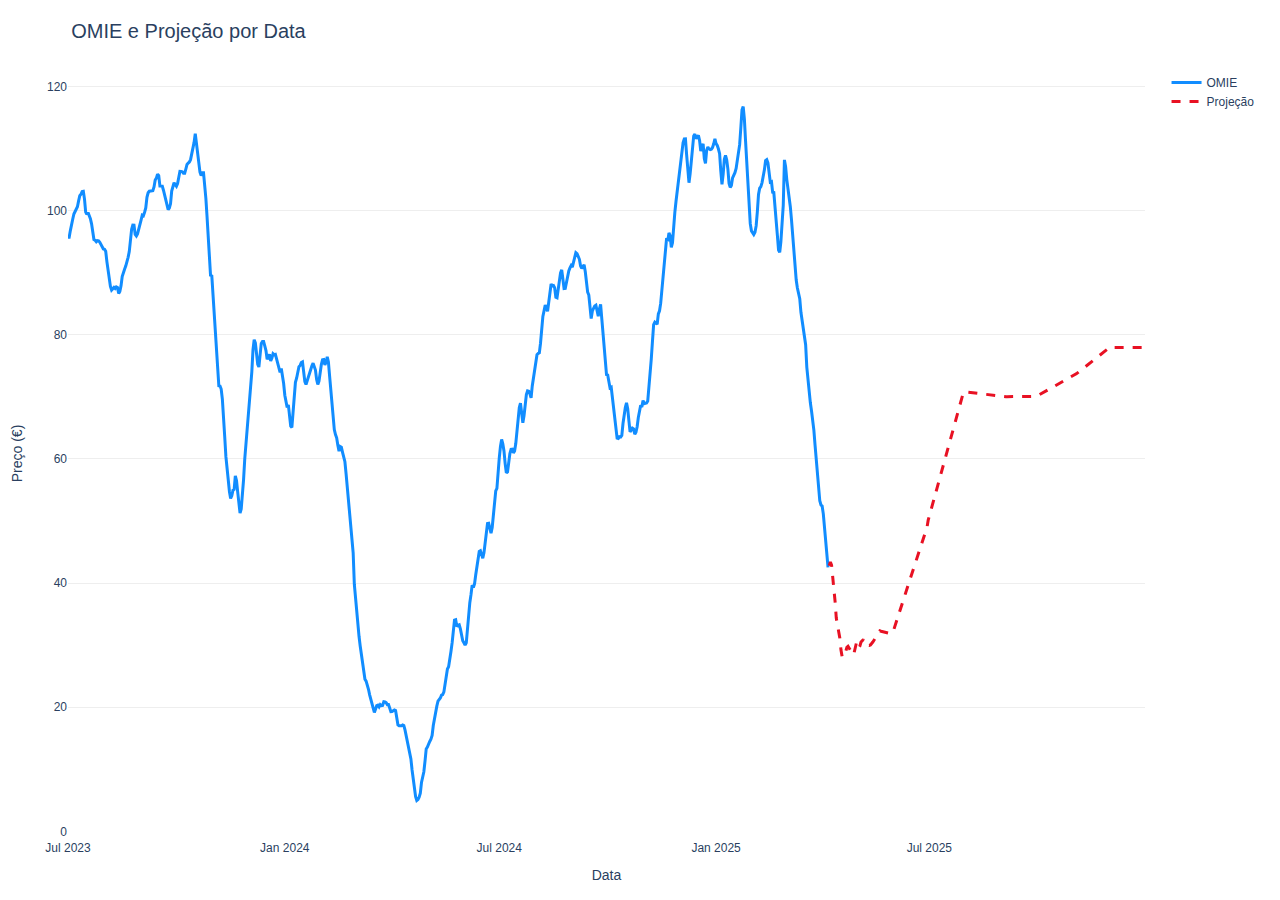
<file: grafico_omie_hover_corrigido.html>
<html>
<head><meta charset="utf-8" /></head>
<body>
    <div>                        <script type="text/javascript">window.PlotlyConfig = {MathJaxConfig: 'local'};</script>
        <script src="https://cdn.plot.ly/plotly-2.4.1.min.js"></script>                <div id="5e1e9a3f-6391-4438-bb2d-f052b304b538" class="plotly-graph-div" style="height:100%; width:100%;"></div>            <script type="text/javascript">                                    window.PLOTLYENV=window.PLOTLYENV || {};                                    if (document.getElementById("5e1e9a3f-6391-4438-bb2d-f052b304b538")) {                    Plotly.newPlot(                        "5e1e9a3f-6391-4438-bb2d-f052b304b538",                        [{"hovertemplate":"Data: %{x|%d-%m-%Y}<br>OMIE: %{y:.2f} €<extra></extra>","line":{"color":"#118DFF","width":3},"mode":"lines","name":"OMIE","type":"scatter","x":["2023-07-01T00:00:00","2023-07-02T00:00:00","2023-07-03T00:00:00","2023-07-04T00:00:00","2023-07-05T00:00:00","2023-07-06T00:00:00","2023-07-07T00:00:00","2023-07-08T00:00:00","2023-07-09T00:00:00","2023-07-10T00:00:00","2023-07-11T00:00:00","2023-07-12T00:00:00","2023-07-13T00:00:00","2023-07-14T00:00:00","2023-07-15T00:00:00","2023-07-16T00:00:00","2023-07-17T00:00:00","2023-07-18T00:00:00","2023-07-19T00:00:00","2023-07-20T00:00:00","2023-07-21T00:00:00","2023-07-22T00:00:00","2023-07-23T00:00:00","2023-07-24T00:00:00","2023-07-25T00:00:00","2023-07-26T00:00:00","2023-07-27T00:00:00","2023-07-28T00:00:00","2023-07-29T00:00:00","2023-07-30T00:00:00","2023-07-31T00:00:00","2023-08-01T00:00:00","2023-08-02T00:00:00","2023-08-03T00:00:00","2023-08-04T00:00:00","2023-08-05T00:00:00","2023-08-06T00:00:00","2023-08-07T00:00:00","2023-08-08T00:00:00","2023-08-09T00:00:00","2023-08-10T00:00:00","2023-08-11T00:00:00","2023-08-12T00:00:00","2023-08-13T00:00:00","2023-08-14T00:00:00","2023-08-15T00:00:00","2023-08-16T00:00:00","2023-08-17T00:00:00","2023-08-18T00:00:00","2023-08-19T00:00:00","2023-08-20T00:00:00","2023-08-21T00:00:00","2023-08-22T00:00:00","2023-08-23T00:00:00","2023-08-24T00:00:00","2023-08-25T00:00:00","2023-08-26T00:00:00","2023-08-27T00:00:00","2023-08-28T00:00:00","2023-08-29T00:00:00","2023-08-30T00:00:00","2023-08-31T00:00:00","2023-09-01T00:00:00","2023-09-02T00:00:00","2023-09-03T00:00:00","2023-09-04T00:00:00","2023-09-05T00:00:00","2023-09-06T00:00:00","2023-09-07T00:00:00","2023-09-08T00:00:00","2023-09-09T00:00:00","2023-09-10T00:00:00","2023-09-11T00:00:00","2023-09-12T00:00:00","2023-09-13T00:00:00","2023-09-14T00:00:00","2023-09-15T00:00:00","2023-09-16T00:00:00","2023-09-17T00:00:00","2023-09-18T00:00:00","2023-09-19T00:00:00","2023-09-20T00:00:00","2023-09-21T00:00:00","2023-09-22T00:00:00","2023-09-23T00:00:00","2023-09-24T00:00:00","2023-09-25T00:00:00","2023-09-26T00:00:00","2023-09-27T00:00:00","2023-09-28T00:00:00","2023-09-29T00:00:00","2023-09-30T00:00:00","2023-10-01T00:00:00","2023-10-02T00:00:00","2023-10-03T00:00:00","2023-10-04T00:00:00","2023-10-05T00:00:00","2023-10-06T00:00:00","2023-10-07T00:00:00","2023-10-08T00:00:00","2023-10-09T00:00:00","2023-10-10T00:00:00","2023-10-11T00:00:00","2023-10-12T00:00:00","2023-10-13T00:00:00","2023-10-14T00:00:00","2023-10-15T00:00:00","2023-10-16T00:00:00","2023-10-17T00:00:00","2023-10-18T00:00:00","2023-10-19T00:00:00","2023-10-20T00:00:00","2023-10-21T00:00:00","2023-10-22T00:00:00","2023-10-23T00:00:00","2023-10-24T00:00:00","2023-10-25T00:00:00","2023-10-26T00:00:00","2023-10-27T00:00:00","2023-10-28T00:00:00","2023-10-29T00:00:00","2023-10-30T00:00:00","2023-10-31T00:00:00","2023-11-01T00:00:00","2023-11-02T00:00:00","2023-11-03T00:00:00","2023-11-04T00:00:00","2023-11-05T00:00:00","2023-11-06T00:00:00","2023-11-07T00:00:00","2023-11-08T00:00:00","2023-11-09T00:00:00","2023-11-10T00:00:00","2023-11-11T00:00:00","2023-11-12T00:00:00","2023-11-13T00:00:00","2023-11-14T00:00:00","2023-11-15T00:00:00","2023-11-16T00:00:00","2023-11-17T00:00:00","2023-11-18T00:00:00","2023-11-19T00:00:00","2023-11-20T00:00:00","2023-11-21T00:00:00","2023-11-22T00:00:00","2023-11-23T00:00:00","2023-11-24T00:00:00","2023-11-25T00:00:00","2023-11-26T00:00:00","2023-11-27T00:00:00","2023-11-28T00:00:00","2023-11-29T00:00:00","2023-11-30T00:00:00","2023-12-01T00:00:00","2023-12-02T00:00:00","2023-12-03T00:00:00","2023-12-04T00:00:00","2023-12-05T00:00:00","2023-12-06T00:00:00","2023-12-07T00:00:00","2023-12-08T00:00:00","2023-12-09T00:00:00","2023-12-10T00:00:00","2023-12-11T00:00:00","2023-12-12T00:00:00","2023-12-13T00:00:00","2023-12-14T00:00:00","2023-12-15T00:00:00","2023-12-16T00:00:00","2023-12-17T00:00:00","2023-12-18T00:00:00","2023-12-19T00:00:00","2023-12-20T00:00:00","2023-12-21T00:00:00","2023-12-22T00:00:00","2023-12-23T00:00:00","2023-12-24T00:00:00","2023-12-25T00:00:00","2023-12-26T00:00:00","2023-12-27T00:00:00","2023-12-28T00:00:00","2023-12-29T00:00:00","2023-12-30T00:00:00","2023-12-31T00:00:00","2024-01-01T00:00:00","2024-01-02T00:00:00","2024-01-03T00:00:00","2024-01-04T00:00:00","2024-01-05T00:00:00","2024-01-06T00:00:00","2024-01-07T00:00:00","2024-01-08T00:00:00","2024-01-09T00:00:00","2024-01-10T00:00:00","2024-01-11T00:00:00","2024-01-12T00:00:00","2024-01-13T00:00:00","2024-01-14T00:00:00","2024-01-15T00:00:00","2024-01-16T00:00:00","2024-01-17T00:00:00","2024-01-18T00:00:00","2024-01-19T00:00:00","2024-01-20T00:00:00","2024-01-21T00:00:00","2024-01-22T00:00:00","2024-01-23T00:00:00","2024-01-24T00:00:00","2024-01-25T00:00:00","2024-01-26T00:00:00","2024-01-27T00:00:00","2024-01-28T00:00:00","2024-01-29T00:00:00","2024-01-30T00:00:00","2024-01-31T00:00:00","2024-02-01T00:00:00","2024-02-02T00:00:00","2024-02-03T00:00:00","2024-02-04T00:00:00","2024-02-05T00:00:00","2024-02-06T00:00:00","2024-02-07T00:00:00","2024-02-08T00:00:00","2024-02-09T00:00:00","2024-02-10T00:00:00","2024-02-11T00:00:00","2024-02-12T00:00:00","2024-02-13T00:00:00","2024-02-14T00:00:00","2024-02-15T00:00:00","2024-02-16T00:00:00","2024-02-17T00:00:00","2024-02-18T00:00:00","2024-02-19T00:00:00","2024-02-20T00:00:00","2024-02-21T00:00:00","2024-02-22T00:00:00","2024-02-23T00:00:00","2024-02-24T00:00:00","2024-02-25T00:00:00","2024-02-26T00:00:00","2024-02-27T00:00:00","2024-02-28T00:00:00","2024-02-29T00:00:00","2024-03-01T00:00:00","2024-03-02T00:00:00","2024-03-03T00:00:00","2024-03-04T00:00:00","2024-03-05T00:00:00","2024-03-06T00:00:00","2024-03-07T00:00:00","2024-03-08T00:00:00","2024-03-09T00:00:00","2024-03-10T00:00:00","2024-03-11T00:00:00","2024-03-12T00:00:00","2024-03-13T00:00:00","2024-03-14T00:00:00","2024-03-15T00:00:00","2024-03-16T00:00:00","2024-03-17T00:00:00","2024-03-18T00:00:00","2024-03-19T00:00:00","2024-03-20T00:00:00","2024-03-21T00:00:00","2024-03-22T00:00:00","2024-03-23T00:00:00","2024-03-24T00:00:00","2024-03-25T00:00:00","2024-03-26T00:00:00","2024-03-27T00:00:00","2024-03-28T00:00:00","2024-03-29T00:00:00","2024-03-30T00:00:00","2024-03-31T00:00:00","2024-04-01T00:00:00","2024-04-02T00:00:00","2024-04-03T00:00:00","2024-04-04T00:00:00","2024-04-05T00:00:00","2024-04-06T00:00:00","2024-04-07T00:00:00","2024-04-08T00:00:00","2024-04-09T00:00:00","2024-04-10T00:00:00","2024-04-11T00:00:00","2024-04-12T00:00:00","2024-04-13T00:00:00","2024-04-14T00:00:00","2024-04-15T00:00:00","2024-04-16T00:00:00","2024-04-17T00:00:00","2024-04-18T00:00:00","2024-04-19T00:00:00","2024-04-20T00:00:00","2024-04-21T00:00:00","2024-04-22T00:00:00","2024-04-23T00:00:00","2024-04-24T00:00:00","2024-04-25T00:00:00","2024-04-26T00:00:00","2024-04-27T00:00:00","2024-04-28T00:00:00","2024-04-29T00:00:00","2024-04-30T00:00:00","2024-05-01T00:00:00","2024-05-02T00:00:00","2024-05-03T00:00:00","2024-05-04T00:00:00","2024-05-05T00:00:00","2024-05-06T00:00:00","2024-05-07T00:00:00","2024-05-08T00:00:00","2024-05-09T00:00:00","2024-05-10T00:00:00","2024-05-11T00:00:00","2024-05-12T00:00:00","2024-05-13T00:00:00","2024-05-14T00:00:00","2024-05-15T00:00:00","2024-05-16T00:00:00","2024-05-17T00:00:00","2024-05-18T00:00:00","2024-05-19T00:00:00","2024-05-20T00:00:00","2024-05-21T00:00:00","2024-05-22T00:00:00","2024-05-23T00:00:00","2024-05-24T00:00:00","2024-05-25T00:00:00","2024-05-26T00:00:00","2024-05-27T00:00:00","2024-05-28T00:00:00","2024-05-29T00:00:00","2024-05-30T00:00:00","2024-05-31T00:00:00","2024-06-01T00:00:00","2024-06-02T00:00:00","2024-06-03T00:00:00","2024-06-04T00:00:00","2024-06-05T00:00:00","2024-06-06T00:00:00","2024-06-07T00:00:00","2024-06-08T00:00:00","2024-06-09T00:00:00","2024-06-10T00:00:00","2024-06-11T00:00:00","2024-06-12T00:00:00","2024-06-13T00:00:00","2024-06-14T00:00:00","2024-06-15T00:00:00","2024-06-16T00:00:00","2024-06-17T00:00:00","2024-06-18T00:00:00","2024-06-19T00:00:00","2024-06-20T00:00:00","2024-06-21T00:00:00","2024-06-22T00:00:00","2024-06-23T00:00:00","2024-06-24T00:00:00","2024-06-25T00:00:00","2024-06-26T00:00:00","2024-06-27T00:00:00","2024-06-28T00:00:00","2024-06-29T00:00:00","2024-06-30T00:00:00","2024-07-01T00:00:00","2024-07-02T00:00:00","2024-07-03T00:00:00","2024-07-04T00:00:00","2024-07-05T00:00:00","2024-07-06T00:00:00","2024-07-07T00:00:00","2024-07-08T00:00:00","2024-07-09T00:00:00","2024-07-10T00:00:00","2024-07-11T00:00:00","2024-07-12T00:00:00","2024-07-13T00:00:00","2024-07-14T00:00:00","2024-07-15T00:00:00","2024-07-16T00:00:00","2024-07-17T00:00:00","2024-07-18T00:00:00","2024-07-19T00:00:00","2024-07-20T00:00:00","2024-07-21T00:00:00","2024-07-22T00:00:00","2024-07-23T00:00:00","2024-07-24T00:00:00","2024-07-25T00:00:00","2024-07-26T00:00:00","2024-07-27T00:00:00","2024-07-28T00:00:00","2024-07-29T00:00:00","2024-07-30T00:00:00","2024-07-31T00:00:00","2024-08-01T00:00:00","2024-08-02T00:00:00","2024-08-03T00:00:00","2024-08-04T00:00:00","2024-08-05T00:00:00","2024-08-06T00:00:00","2024-08-07T00:00:00","2024-08-08T00:00:00","2024-08-09T00:00:00","2024-08-10T00:00:00","2024-08-11T00:00:00","2024-08-12T00:00:00","2024-08-13T00:00:00","2024-08-14T00:00:00","2024-08-15T00:00:00","2024-08-16T00:00:00","2024-08-17T00:00:00","2024-08-18T00:00:00","2024-08-19T00:00:00","2024-08-20T00:00:00","2024-08-21T00:00:00","2024-08-22T00:00:00","2024-08-23T00:00:00","2024-08-24T00:00:00","2024-08-25T00:00:00","2024-08-26T00:00:00","2024-08-27T00:00:00","2024-08-28T00:00:00","2024-08-29T00:00:00","2024-08-30T00:00:00","2024-08-31T00:00:00","2024-09-01T00:00:00","2024-09-02T00:00:00","2024-09-03T00:00:00","2024-09-04T00:00:00","2024-09-05T00:00:00","2024-09-06T00:00:00","2024-09-07T00:00:00","2024-09-08T00:00:00","2024-09-09T00:00:00","2024-09-10T00:00:00","2024-09-11T00:00:00","2024-09-12T00:00:00","2024-09-13T00:00:00","2024-09-14T00:00:00","2024-09-15T00:00:00","2024-09-16T00:00:00","2024-09-17T00:00:00","2024-09-18T00:00:00","2024-09-19T00:00:00","2024-09-20T00:00:00","2024-09-21T00:00:00","2024-09-22T00:00:00","2024-09-23T00:00:00","2024-09-24T00:00:00","2024-09-25T00:00:00","2024-09-26T00:00:00","2024-09-27T00:00:00","2024-09-28T00:00:00","2024-09-29T00:00:00","2024-09-30T00:00:00","2024-10-01T00:00:00","2024-10-02T00:00:00","2024-10-03T00:00:00","2024-10-04T00:00:00","2024-10-05T00:00:00","2024-10-06T00:00:00","2024-10-07T00:00:00","2024-10-08T00:00:00","2024-10-09T00:00:00","2024-10-10T00:00:00","2024-10-11T00:00:00","2024-10-12T00:00:00","2024-10-13T00:00:00","2024-10-14T00:00:00","2024-10-15T00:00:00","2024-10-16T00:00:00","2024-10-17T00:00:00","2024-10-18T00:00:00","2024-10-19T00:00:00","2024-10-20T00:00:00","2024-10-21T00:00:00","2024-10-22T00:00:00","2024-10-23T00:00:00","2024-10-24T00:00:00","2024-10-25T00:00:00","2024-10-26T00:00:00","2024-10-27T00:00:00","2024-10-28T00:00:00","2024-10-29T00:00:00","2024-10-30T00:00:00","2024-10-31T00:00:00","2024-11-01T00:00:00","2024-11-02T00:00:00","2024-11-03T00:00:00","2024-11-04T00:00:00","2024-11-05T00:00:00","2024-11-06T00:00:00","2024-11-07T00:00:00","2024-11-08T00:00:00","2024-11-09T00:00:00","2024-11-10T00:00:00","2024-11-11T00:00:00","2024-11-12T00:00:00","2024-11-13T00:00:00","2024-11-14T00:00:00","2024-11-15T00:00:00","2024-11-16T00:00:00","2024-11-17T00:00:00","2024-11-18T00:00:00","2024-11-19T00:00:00","2024-11-20T00:00:00","2024-11-21T00:00:00","2024-11-22T00:00:00","2024-11-23T00:00:00","2024-11-24T00:00:00","2024-11-25T00:00:00","2024-11-26T00:00:00","2024-11-27T00:00:00","2024-11-28T00:00:00","2024-11-29T00:00:00","2024-11-30T00:00:00","2024-12-01T00:00:00","2024-12-02T00:00:00","2024-12-03T00:00:00","2024-12-04T00:00:00","2024-12-05T00:00:00","2024-12-06T00:00:00","2024-12-07T00:00:00","2024-12-08T00:00:00","2024-12-09T00:00:00","2024-12-10T00:00:00","2024-12-11T00:00:00","2024-12-12T00:00:00","2024-12-13T00:00:00","2024-12-14T00:00:00","2024-12-15T00:00:00","2024-12-16T00:00:00","2024-12-17T00:00:00","2024-12-18T00:00:00","2024-12-19T00:00:00","2024-12-20T00:00:00","2024-12-21T00:00:00","2024-12-22T00:00:00","2024-12-23T00:00:00","2024-12-24T00:00:00","2024-12-25T00:00:00","2024-12-26T00:00:00","2024-12-27T00:00:00","2024-12-28T00:00:00","2024-12-29T00:00:00","2024-12-30T00:00:00","2024-12-31T00:00:00","2025-01-01T00:00:00","2025-01-02T00:00:00","2025-01-03T00:00:00","2025-01-04T00:00:00","2025-01-05T00:00:00","2025-01-06T00:00:00","2025-01-07T00:00:00","2025-01-08T00:00:00","2025-01-09T00:00:00","2025-01-10T00:00:00","2025-01-11T00:00:00","2025-01-12T00:00:00","2025-01-13T00:00:00","2025-01-14T00:00:00","2025-01-15T00:00:00","2025-01-16T00:00:00","2025-01-17T00:00:00","2025-01-18T00:00:00","2025-01-19T00:00:00","2025-01-20T00:00:00","2025-01-21T00:00:00","2025-01-22T00:00:00","2025-01-23T00:00:00","2025-01-24T00:00:00","2025-01-25T00:00:00","2025-01-26T00:00:00","2025-01-27T00:00:00","2025-01-28T00:00:00","2025-01-29T00:00:00","2025-01-30T00:00:00","2025-01-31T00:00:00","2025-02-01T00:00:00","2025-02-02T00:00:00","2025-02-03T00:00:00","2025-02-04T00:00:00","2025-02-05T00:00:00","2025-02-06T00:00:00","2025-02-07T00:00:00","2025-02-08T00:00:00","2025-02-09T00:00:00","2025-02-10T00:00:00","2025-02-11T00:00:00","2025-02-12T00:00:00","2025-02-13T00:00:00","2025-02-14T00:00:00","2025-02-15T00:00:00","2025-02-16T00:00:00","2025-02-17T00:00:00","2025-02-18T00:00:00","2025-02-19T00:00:00","2025-02-20T00:00:00","2025-02-21T00:00:00","2025-02-22T00:00:00","2025-02-23T00:00:00","2025-02-24T00:00:00","2025-02-25T00:00:00","2025-02-26T00:00:00","2025-02-27T00:00:00","2025-02-28T00:00:00","2025-03-01T00:00:00","2025-03-02T00:00:00","2025-03-03T00:00:00","2025-03-04T00:00:00","2025-03-05T00:00:00","2025-03-06T00:00:00","2025-03-07T00:00:00","2025-03-08T00:00:00","2025-03-09T00:00:00","2025-03-10T00:00:00","2025-03-11T00:00:00","2025-03-12T00:00:00","2025-03-13T00:00:00","2025-03-14T00:00:00","2025-03-15T00:00:00","2025-03-16T00:00:00","2025-03-17T00:00:00","2025-03-18T00:00:00","2025-03-19T00:00:00","2025-03-20T00:00:00","2025-03-21T00:00:00","2025-03-22T00:00:00","2025-03-23T00:00:00","2025-03-24T00:00:00","2025-03-25T00:00:00","2025-03-26T00:00:00","2025-03-27T00:00:00","2025-03-28T00:00:00","2025-03-29T00:00:00","2025-03-30T00:00:00","2025-03-31T00:00:00","2025-04-01T00:00:00","2025-04-02T00:00:00","2025-04-03T00:00:00","2025-04-04T00:00:00","2025-04-05T00:00:00","2025-04-06T00:00:00","2025-04-07T00:00:00","2025-04-08T00:00:00","2025-04-09T00:00:00","2025-04-10T00:00:00","2025-04-11T00:00:00","2025-04-12T00:00:00","2025-04-13T00:00:00","2025-04-14T00:00:00","2025-04-15T00:00:00","2025-04-16T00:00:00","2025-04-17T00:00:00","2025-04-18T00:00:00","2025-04-19T00:00:00","2025-04-20T00:00:00","2025-04-21T00:00:00","2025-04-22T00:00:00","2025-04-23T00:00:00","2025-04-24T00:00:00","2025-04-25T00:00:00","2025-04-26T00:00:00","2025-04-27T00:00:00","2025-04-28T00:00:00","2025-04-29T00:00:00","2025-04-30T00:00:00","2025-05-01T00:00:00","2025-05-02T00:00:00","2025-05-03T00:00:00","2025-05-04T00:00:00","2025-05-05T00:00:00","2025-05-06T00:00:00","2025-05-07T00:00:00","2025-05-08T00:00:00","2025-05-09T00:00:00","2025-05-10T00:00:00","2025-05-11T00:00:00","2025-05-12T00:00:00","2025-05-13T00:00:00","2025-05-14T00:00:00","2025-05-15T00:00:00","2025-05-16T00:00:00","2025-05-17T00:00:00","2025-05-18T00:00:00","2025-05-19T00:00:00","2025-05-20T00:00:00","2025-05-21T00:00:00","2025-05-22T00:00:00","2025-05-23T00:00:00","2025-05-24T00:00:00","2025-05-25T00:00:00","2025-05-26T00:00:00","2025-05-27T00:00:00","2025-05-28T00:00:00","2025-05-29T00:00:00","2025-05-30T00:00:00","2025-05-31T00:00:00","2025-06-01T00:00:00","2025-06-02T00:00:00","2025-06-03T00:00:00","2025-06-04T00:00:00","2025-06-05T00:00:00","2025-06-06T00:00:00","2025-06-07T00:00:00","2025-06-08T00:00:00","2025-06-09T00:00:00","2025-06-10T00:00:00","2025-06-11T00:00:00","2025-06-12T00:00:00","2025-06-13T00:00:00","2025-06-14T00:00:00","2025-06-15T00:00:00","2025-06-16T00:00:00","2025-06-17T00:00:00","2025-06-18T00:00:00","2025-06-19T00:00:00","2025-06-20T00:00:00","2025-06-21T00:00:00","2025-06-22T00:00:00","2025-06-23T00:00:00","2025-06-24T00:00:00","2025-06-25T00:00:00","2025-06-26T00:00:00","2025-06-27T00:00:00","2025-06-28T00:00:00","2025-06-29T00:00:00","2025-06-30T00:00:00","2025-07-01T00:00:00","2025-07-02T00:00:00","2025-07-03T00:00:00","2025-07-04T00:00:00","2025-07-05T00:00:00","2025-07-06T00:00:00","2025-07-07T00:00:00","2025-07-08T00:00:00","2025-07-09T00:00:00","2025-07-10T00:00:00","2025-07-11T00:00:00","2025-07-12T00:00:00","2025-07-13T00:00:00","2025-07-14T00:00:00","2025-07-15T00:00:00","2025-07-16T00:00:00","2025-07-17T00:00:00","2025-07-18T00:00:00","2025-07-19T00:00:00","2025-07-20T00:00:00","2025-07-21T00:00:00","2025-07-22T00:00:00","2025-07-23T00:00:00","2025-07-24T00:00:00","2025-07-25T00:00:00","2025-07-26T00:00:00","2025-07-27T00:00:00","2025-07-28T00:00:00","2025-07-29T00:00:00","2025-07-30T00:00:00","2025-07-31T00:00:00","2025-08-01T00:00:00","2025-08-02T00:00:00","2025-08-03T00:00:00","2025-08-04T00:00:00","2025-08-05T00:00:00","2025-08-06T00:00:00","2025-08-07T00:00:00","2025-08-08T00:00:00","2025-08-09T00:00:00","2025-08-10T00:00:00","2025-08-11T00:00:00","2025-08-12T00:00:00","2025-08-13T00:00:00","2025-08-14T00:00:00","2025-08-15T00:00:00","2025-08-16T00:00:00","2025-08-17T00:00:00","2025-08-18T00:00:00","2025-08-19T00:00:00","2025-08-20T00:00:00","2025-08-21T00:00:00","2025-08-22T00:00:00","2025-08-23T00:00:00","2025-08-24T00:00:00","2025-08-25T00:00:00","2025-08-26T00:00:00","2025-08-27T00:00:00","2025-08-28T00:00:00","2025-08-29T00:00:00","2025-08-30T00:00:00","2025-08-31T00:00:00","2025-09-01T00:00:00","2025-09-02T00:00:00","2025-09-03T00:00:00","2025-09-04T00:00:00","2025-09-05T00:00:00","2025-09-06T00:00:00","2025-09-07T00:00:00","2025-09-08T00:00:00","2025-09-09T00:00:00","2025-09-10T00:00:00","2025-09-11T00:00:00","2025-09-12T00:00:00","2025-09-13T00:00:00","2025-09-14T00:00:00","2025-09-15T00:00:00","2025-09-16T00:00:00","2025-09-17T00:00:00","2025-09-18T00:00:00","2025-09-19T00:00:00","2025-09-20T00:00:00","2025-09-21T00:00:00","2025-09-22T00:00:00","2025-09-23T00:00:00","2025-09-24T00:00:00","2025-09-25T00:00:00","2025-09-26T00:00:00","2025-09-27T00:00:00","2025-09-28T00:00:00","2025-09-29T00:00:00","2025-09-30T00:00:00","2025-10-01T00:00:00","2025-10-02T00:00:00","2025-10-03T00:00:00","2025-10-04T00:00:00","2025-10-05T00:00:00","2025-10-06T00:00:00","2025-10-07T00:00:00","2025-10-08T00:00:00","2025-10-09T00:00:00","2025-10-10T00:00:00","2025-10-11T00:00:00","2025-10-12T00:00:00","2025-10-13T00:00:00","2025-10-14T00:00:00","2025-10-15T00:00:00","2025-10-16T00:00:00","2025-10-17T00:00:00","2025-10-18T00:00:00","2025-10-19T00:00:00","2025-10-20T00:00:00","2025-10-21T00:00:00","2025-10-22T00:00:00","2025-10-23T00:00:00","2025-10-24T00:00:00","2025-10-25T00:00:00","2025-10-26T00:00:00","2025-10-27T00:00:00","2025-10-28T00:00:00","2025-10-29T00:00:00","2025-10-30T00:00:00","2025-10-31T00:00:00","2025-11-01T00:00:00","2025-11-02T00:00:00","2025-11-03T00:00:00","2025-11-04T00:00:00","2025-11-05T00:00:00","2025-11-06T00:00:00","2025-11-07T00:00:00","2025-11-08T00:00:00","2025-11-09T00:00:00","2025-11-10T00:00:00","2025-11-11T00:00:00","2025-11-12T00:00:00","2025-11-13T00:00:00","2025-11-14T00:00:00","2025-11-15T00:00:00","2025-11-16T00:00:00","2025-11-17T00:00:00","2025-11-18T00:00:00","2025-11-19T00:00:00","2025-11-20T00:00:00","2025-11-21T00:00:00","2025-11-22T00:00:00","2025-11-23T00:00:00","2025-11-24T00:00:00","2025-11-25T00:00:00","2025-11-26T00:00:00","2025-11-27T00:00:00","2025-11-28T00:00:00","2025-11-29T00:00:00","2025-11-30T00:00:00","2025-12-01T00:00:00","2025-12-02T00:00:00","2025-12-03T00:00:00","2025-12-04T00:00:00","2025-12-05T00:00:00","2025-12-06T00:00:00","2025-12-07T00:00:00","2025-12-08T00:00:00","2025-12-09T00:00:00","2025-12-10T00:00:00","2025-12-11T00:00:00","2025-12-12T00:00:00","2025-12-13T00:00:00","2025-12-14T00:00:00","2025-12-15T00:00:00","2025-12-16T00:00:00","2025-12-17T00:00:00","2025-12-18T00:00:00","2025-12-19T00:00:00","2025-12-20T00:00:00","2025-12-21T00:00:00","2025-12-22T00:00:00","2025-12-23T00:00:00","2025-12-24T00:00:00","2025-12-25T00:00:00","2025-12-26T00:00:00","2025-12-27T00:00:00","2025-12-28T00:00:00","2025-12-29T00:00:00","2025-12-30T00:00:00","2025-12-31T00:00:00"],"y":[95.719,95.71572222222224,96.77465277777776,97.94291666666668,98.6119027777778,99.4451527777778,99.92704166666668,100.26429166666668,100.62498611111114,101.55581944444442,102.40293055555556,102.62711111111112,103.0774861111111,103.1103611111111,101.85015277777777,99.7594722222222,99.3863611111111,99.70468055555556,99.28779166666664,98.69118055555556,97.85538888888888,96.86668055555556,95.32891666666669,95.20143055555556,94.977125,95.1609722222222,95.12698611111112,94.90288888888888,94.52259722222225,93.95759722222222,93.80065860215052,93.75225806451614,93.44220430107526,91.77775537634407,90.41372311827956,89.64560483870966,87.77385752688173,87.2078494623656,87.37899193548388,87.62833333333334,87.45336021505376,87.70142473118281,87.60880376344086,86.6593817204301,86.9904435483871,87.8725,89.36809139784948,90.21923387096774,90.55471774193548,91.05362903225809,91.66530913978494,92.47258064516129,93.39185483870963,95.66592741935484,97.00561827956987,97.67125,97.65825268817204,96.14516129032256,95.90435483870968,96.23774193548384,97.18698924731184,97.8808870967742,98.47783602150538,99.26694892473118,99.17384408602152,99.73399193548389,100.42487903225808,102.1452553763441,102.87041666666669,103.11823924731183,103.14116935483872,103.08458333333331,103.21188172043009,103.81385752688172,104.91955645161292,105.2305107526882,105.88334677419358,105.6287365591398,103.96205645161292,103.97090053763444,103.93393817204304,103.28208333333336,102.4913978494624,101.88411290322584,101.10060483870969,100.14646505376344,100.4005510752688,101.09400537634409,103.14282258064516,103.94004032258064,104.48299731182796,104.15829166666668,103.90373611111112,104.34523611111112,105.79855555555557,106.32597222222222,106.31724999999996,106.25856944444445,106.00493055555556,106.00861111111112,106.68669444444444,107.42356944444444,107.64784722222224,107.82931944444448,108.20333333333332,109.12686111111113,109.68534722222223,110.98341666666668,112.39831944444448,110.78576388888892,109.4282777777778,107.13262500000005,106.17554166666667,105.63179166666669,106.11234722222224,106.10401388888891,104.38879166666668,101.9731527777778,99.02098611111111,95.38029166666668,91.69449375866856,89.44178918169213,89.59707382550336,86.56371812080539,83.00005369127518,79.76790604026846,76.4766979865772,73.30246979865774,71.77461744966443,71.73013422818792,71.2546845637584,69.6294899328859,67.28339597315438,63.56140939597317,60.360120805369135,58.09479194630872,55.95653691275168,54.75497986577182,53.62853691275168,54.0521610738255,54.96765100671141,55.07387919463086,57.26606711409395,56.49661744966441,54.68579865771811,52.35522147651008,51.25638926174497,51.9443355704698,54.08473825503356,56.66385234899329,59.980617449664415,62.36870967741935,63.38331944444444,66.43351388888887,69.03520833333332,71.45074999999999,74.0263611111111,77.59251388888886,79.19195833333332,78.68162499999998,76.42430555555555,75.23980555555555,74.79577777777777,77.05591666666666,78.60249999999999,78.89483333333332,78.89315277777777,78.19879166666666,77.45670833333332,76.04384722222221,76.40172222222222,76.85048611111111,75.7803611111111,76.20658333333333,76.94236111111111,76.77752777777778,76.82933333333334,75.98244444444444,75.17652777777778,74.29429166666667,73.94445833333333,74.56643055555556,73.43333333333334,72.1456317204301,70.24845430107527,68.89594086021505,68.28782258064516,68.6934005376344,67.23940860215055,65.28197580645161,65.07435483870967,67.80375,70.33255376344086,72.32317204301076,72.9984811827957,73.90930107526883,74.85887096774194,75.05502688172044,75.50211021505375,75.61521505376344,74.01801075268817,72.44618279569892,71.98733870967742,72.65217741935484,72.97912634408601,73.57716397849461,74.58615591397849,75.00790322580644,75.42336021505376,74.77119623655915,74.29611559139785,72.78564516129033,72.00056451612905,72.5104435483871,74.08716397849463,75.18381720430108,75.97594086021506,76.01870967741937,75.11970430107529,75.55568548387097,76.43876344086021,75.60885752688172,73.36780913978495,71.0071505376344,68.07030913978494,66.35388440860216,64.71950268817204,63.92127688172043,63.389112903225794,62.20319892473118,61.24266129032258,61.98302419354838,61.8755510752688,61.055913978494615,60.174018817204285,59.53521505376344,57.59489247311828,55.258413978494616,52.82176075268817,50.44384408602151,48.2232123655914,46.2210752688172,44.87225806451612,39.76008620689655,37.397514367816086,35.29487068965517,33.33679597701149,31.37818965517241,29.80729885057471,28.569324712643677,27.10501436781609,25.87794540229885,24.506106321839077,24.18639367816092,23.236063218390807,22.88083333333334,21.996048850574716,21.114281609195405,20.665704022988503,19.838951149425284,19.14875,19.590761494252877,20.239841954022992,20.325833333333332,20.04336206896552,20.416379310344823,20.252686781609192,20.28693965517241,20.87826149425287,20.828879310344828,20.72396551724138,20.410258620689653,20.414913793103445,19.874666666666663,19.281843876177657,19.30458950201884,19.38387617765814,19.542866756393,19.457496635262448,18.314266487214,17.152220726783312,17.0228532974428,16.98694481830417,17.015248990578733,17.13586810228802,17.032274562584117,16.348532974427993,15.441265141318976,14.571440107671604,13.437725437415882,12.51484522207268,11.657160161507402,9.883728129205922,8.291830417227455,6.6535666218035,5.584441453566622,4.972476446837147,5.123445491251682,5.491238223418575,6.142934051144009,7.880713324360696,8.679851951547775,9.593257065948851,11.347308209959625,13.273833333333336,13.570444444444446,13.90145833333334,14.475583333333342,14.832944444444454,15.461000000000013,17.05354166666668,18.288277777777783,19.00605555555557,20.162333333333343,20.986888888888892,21.241680555555565,21.48448611111112,21.948597222222237,22.0368888888889,22.459361111111114,23.54601388888889,25.21124999999999,26.14969444444444,26.522999999999996,27.50768055555555,28.963805555555545,30.38802777777777,32.20255555555555,34.01356944444444,34.073,33.01465277777778,33.20045833333333,33.27543055555556,32.60827777777778,31.636250000000004,30.69575268817205,30.375833333333336,29.99650537634409,30.36986559139785,32.895403225806454,35.39528225806452,36.83607526881721,38.127795698924736,39.65978494623656,39.2921370967742,39.8676747311828,41.2974059139785,42.46568548387098,43.99361559139785,45.07805107526882,45.201612903225815,44.64791666666667,44.0000806451613,44.86641129032258,46.49188172043012,48.30323924731183,49.59120967741936,49.62008064516129,48.48903225806451,48.01615591397848,48.95520161290322,51.29512096774194,53.1790188172043,54.85130376344086,55.25051075268818,58.20545833333335,60.16540277777779,61.98350000000001,63.11743055555557,62.42655555555557,61.27259722222224,59.23584722222224,57.74640277777778,57.90070833333335,59.49448611111113,60.85256944444446,61.52283333333335,61.550125000000016,60.96630555555557,61.29033333333332,62.45866666666665,64.79769444444445,66.86897222222223,68.27181944444445,68.96623611111113,67.62166666666667,65.80605555555556,66.94565277777778,69.14236111111111,70.34427777777778,70.95445833333333,70.88765277777777,70.47744444444443,69.82591666666666,71.74458333333332,73.12686111111108,74.17481182795697,75.67544354838708,76.78801075268815,76.97434139784944,77.08776881720429,78.62975806451614,80.9884811827957,82.95662634408602,83.8473252688172,84.79551075268817,84.2846505376344,83.7711693548387,85.27287634408601,87.01836021505376,88.1663306451613,87.87611559139785,87.92346774193548,87.56073924731182,86.04645161290323,85.96220430107526,87.41040322580646,89.01572580645161,89.96313172043011,90.4545564516129,89.28291666666668,87.43759408602149,87.45654569892473,88.43729838709676,89.88708333333332,90.26236559139784,90.77303763440858,91.13530913978492,90.88958333333332,91.61959677419354,92.5962634408602,93.22860215053764,93.07327956989248,92.4830376344086,92.1515994623656,91.05247311827958,90.68641129032258,90.98350806451614,91.258561827957,90.14362903225808,88.20217741935485,86.8643682795699,86.40095430107529,84.41912634408604,82.61669354838712,83.8339919354839,84.24376344086022,84.63818548387098,84.76384408602152,83.50047043010754,82.97611559139786,84.1723252688172,84.87841397849462,82.60374999999999,80.18057795698924,78.18942204301074,75.71327956989246,73.58506944444443,73.52699999999999,72.7144861111111,71.42590277777776,71.54118055555554,69.99780555555556,67.85620833333334,66.75354166666668,65.52954166666667,63.35423611111111,63.29318055555556,63.55963888888889,63.51481944444444,63.76973611111111,65.69623611111112,67.52355555555556,68.28949999999999,69.03076388888888,68.09905555555555,66.16156944444442,64.3464861111111,64.62468055555556,64.95498611111111,64.83541666666667,63.96094444444445,64.29629166666665,65.174875,66.66389736477117,67.64257975034675,68.63219140083217,68.3419972260749,69.39522147651007,68.88602684563757,68.89138255033558,68.99099328859062,69.32562416107383,71.24088590604028,74.25119463087248,76.10606711409393,78.91440268456374,81.6414899328859,82.02593288590604,81.81357046979865,81.69255033557049,83.3489798657718,83.85900671140938,85.08927516778523,87.12187919463088,89.1968322147651,91.5283489932886,94.18511409395975,95.5593288590604,95.0733154362416,96.40677852348992,95.95761073825504,94.060711409396,94.80457718120805,97.76547651006712,99.72740591397852,101.50653225806452,103.27096774193552,104.6471527777778,106.1510277777778,107.85544444444449,110.10873611111116,110.96431944444448,111.54152777777782,111.54825000000002,108.97104166666668,105.827875,104.49377777777778,105.94165277777776,108.00693055555554,110.68398611111112,112.03183333333332,112.32188888888888,111.59088888888886,111.86329166666664,112.11068055555556,111.28076388888888,109.60259722222222,110.2540972222222,110.76145833333334,108.39851388888889,107.60255555555555,109.72094444444444,110.23819444444445,109.9293472222222,109.83494444444445,109.9012222222222,110.16833333333332,110.75590277777776,111.55157258064516,110.79669354838708,110.4884139784946,109.91719086021504,109.1585887096774,106.33586021505376,104.22896505376345,105.8648252688172,108.26643817204298,108.8814516129032,108.16725806451612,106.71196236559138,104.37182795698922,103.74526881720428,104.04020161290322,105.26635752688172,105.67712365591402,106.10848118279571,106.7993548387097,108.17591397849463,109.1596505376344,110.61413978494625,113.34176075268816,116.24056451612904,116.75956989247312,114.79084677419353,111.28081989247308,107.63737903225804,103.88389784946236,101.07573924731182,97.89356182795696,96.73506720430106,96.45642473118278,96.14389784946236,96.5013440860215,97.5320833333333,99.78920698924728,102.60385752688168,103.6003494623656,103.85556451612904,104.51064516129034,105.3806989247312,106.56366935483874,108.0546370967742,108.20784946236562,107.67426075268818,106.03255376344086,104.59131720430108,104.6608870967742,102.94244623655916,102.91091397849463,101.00594086021503,98.05934139784944,96.03110215053762,93.6469623655914,93.26177419354836,95.01174731182796,97.61571236559138,100.83008064516127,108.16863095238097,107.05898809523808,104.99558035714286,103.73547619047618,102.04385416666666,100.6192113095238,98.49270833333334,96.0314136904762,92.79648809523808,90.6262648809524,88.80558035714287,87.52748511904761,86.59377976190476,85.81901785714284,83.61281249999998,82.16528273809523,81.13593749999998,79.22019345238094,78.39275297619047,74.75419642857142,72.4907738095238,71.15928571428572,69.0305505952381,67.71724702380953,66.51046130952382,64.60328869047619,62.18529761904762,59.77302083333333,56.68933035714287,54.898778735632185,53.24859527121002,52.57698519515478,52.39562584118438,51.13619111709287,48.665746971736205,45.92335127860027,44.24563930013458,42.53029609690444,null,null,null,null,null,null,null,null,null,null,null,null,null,null,null,null,null,null,null,null,null,null,null,null,null,null,null,null,null,null,null,null,null,null,null,null,null,null,null,null,null,null,null,null,null,null,null,null,null,null,null,null,null,null,null,null,null,null,null,null,null,null,null,null,null,null,null,null,null,null,null,null,null,null,null,null,null,null,null,null,null,null,null,null,null,null,null,null,null,null,null,null,null,null,null,null,null,null,null,null,null,null,null,null,null,null,null,null,null,null,null,null,null,null,null,null,null,null,null,null,null,null,null,null,null,null,null,null,null,null,null,null,null,null,null,null,null,null,null,null,null,null,null,null,null,null,null,null,null,null,null,null,null,null,null,null,null,null,null,null,null,null,null,null,null,null,null,null,null,null,null,null,null,null,null,null,null,null,null,null,null,null,null,null,null,null,null,null,null,null,null,null,null,null,null,null,null,null,null,null,null,null,null,null,null,null,null,null,null,null,null,null,null,null,null,null,null,null,null,null,null,null,null,null,null,null,null,null,null,null,null,null,null,null,null,null,null,null,null,null,null,null,null,null,null,null,null,null,null,null,null,null,null,null,null,null,null,null,null,null,null,null,null,null,null,null,null,null,null]},{"hovertemplate":"Data: %{x|%d-%m-%Y}<br>Projeção: %{y:.2f} €<extra></extra>","line":{"color":"#E81123","dash":"dash","width":3},"mode":"lines","name":"Projeção","type":"scatter","x":["2023-07-01T00:00:00","2023-07-02T00:00:00","2023-07-03T00:00:00","2023-07-04T00:00:00","2023-07-05T00:00:00","2023-07-06T00:00:00","2023-07-07T00:00:00","2023-07-08T00:00:00","2023-07-09T00:00:00","2023-07-10T00:00:00","2023-07-11T00:00:00","2023-07-12T00:00:00","2023-07-13T00:00:00","2023-07-14T00:00:00","2023-07-15T00:00:00","2023-07-16T00:00:00","2023-07-17T00:00:00","2023-07-18T00:00:00","2023-07-19T00:00:00","2023-07-20T00:00:00","2023-07-21T00:00:00","2023-07-22T00:00:00","2023-07-23T00:00:00","2023-07-24T00:00:00","2023-07-25T00:00:00","2023-07-26T00:00:00","2023-07-27T00:00:00","2023-07-28T00:00:00","2023-07-29T00:00:00","2023-07-30T00:00:00","2023-07-31T00:00:00","2023-08-01T00:00:00","2023-08-02T00:00:00","2023-08-03T00:00:00","2023-08-04T00:00:00","2023-08-05T00:00:00","2023-08-06T00:00:00","2023-08-07T00:00:00","2023-08-08T00:00:00","2023-08-09T00:00:00","2023-08-10T00:00:00","2023-08-11T00:00:00","2023-08-12T00:00:00","2023-08-13T00:00:00","2023-08-14T00:00:00","2023-08-15T00:00:00","2023-08-16T00:00:00","2023-08-17T00:00:00","2023-08-18T00:00:00","2023-08-19T00:00:00","2023-08-20T00:00:00","2023-08-21T00:00:00","2023-08-22T00:00:00","2023-08-23T00:00:00","2023-08-24T00:00:00","2023-08-25T00:00:00","2023-08-26T00:00:00","2023-08-27T00:00:00","2023-08-28T00:00:00","2023-08-29T00:00:00","2023-08-30T00:00:00","2023-08-31T00:00:00","2023-09-01T00:00:00","2023-09-02T00:00:00","2023-09-03T00:00:00","2023-09-04T00:00:00","2023-09-05T00:00:00","2023-09-06T00:00:00","2023-09-07T00:00:00","2023-09-08T00:00:00","2023-09-09T00:00:00","2023-09-10T00:00:00","2023-09-11T00:00:00","2023-09-12T00:00:00","2023-09-13T00:00:00","2023-09-14T00:00:00","2023-09-15T00:00:00","2023-09-16T00:00:00","2023-09-17T00:00:00","2023-09-18T00:00:00","2023-09-19T00:00:00","2023-09-20T00:00:00","2023-09-21T00:00:00","2023-09-22T00:00:00","2023-09-23T00:00:00","2023-09-24T00:00:00","2023-09-25T00:00:00","2023-09-26T00:00:00","2023-09-27T00:00:00","2023-09-28T00:00:00","2023-09-29T00:00:00","2023-09-30T00:00:00","2023-10-01T00:00:00","2023-10-02T00:00:00","2023-10-03T00:00:00","2023-10-04T00:00:00","2023-10-05T00:00:00","2023-10-06T00:00:00","2023-10-07T00:00:00","2023-10-08T00:00:00","2023-10-09T00:00:00","2023-10-10T00:00:00","2023-10-11T00:00:00","2023-10-12T00:00:00","2023-10-13T00:00:00","2023-10-14T00:00:00","2023-10-15T00:00:00","2023-10-16T00:00:00","2023-10-17T00:00:00","2023-10-18T00:00:00","2023-10-19T00:00:00","2023-10-20T00:00:00","2023-10-21T00:00:00","2023-10-22T00:00:00","2023-10-23T00:00:00","2023-10-24T00:00:00","2023-10-25T00:00:00","2023-10-26T00:00:00","2023-10-27T00:00:00","2023-10-28T00:00:00","2023-10-29T00:00:00","2023-10-30T00:00:00","2023-10-31T00:00:00","2023-11-01T00:00:00","2023-11-02T00:00:00","2023-11-03T00:00:00","2023-11-04T00:00:00","2023-11-05T00:00:00","2023-11-06T00:00:00","2023-11-07T00:00:00","2023-11-08T00:00:00","2023-11-09T00:00:00","2023-11-10T00:00:00","2023-11-11T00:00:00","2023-11-12T00:00:00","2023-11-13T00:00:00","2023-11-14T00:00:00","2023-11-15T00:00:00","2023-11-16T00:00:00","2023-11-17T00:00:00","2023-11-18T00:00:00","2023-11-19T00:00:00","2023-11-20T00:00:00","2023-11-21T00:00:00","2023-11-22T00:00:00","2023-11-23T00:00:00","2023-11-24T00:00:00","2023-11-25T00:00:00","2023-11-26T00:00:00","2023-11-27T00:00:00","2023-11-28T00:00:00","2023-11-29T00:00:00","2023-11-30T00:00:00","2023-12-01T00:00:00","2023-12-02T00:00:00","2023-12-03T00:00:00","2023-12-04T00:00:00","2023-12-05T00:00:00","2023-12-06T00:00:00","2023-12-07T00:00:00","2023-12-08T00:00:00","2023-12-09T00:00:00","2023-12-10T00:00:00","2023-12-11T00:00:00","2023-12-12T00:00:00","2023-12-13T00:00:00","2023-12-14T00:00:00","2023-12-15T00:00:00","2023-12-16T00:00:00","2023-12-17T00:00:00","2023-12-18T00:00:00","2023-12-19T00:00:00","2023-12-20T00:00:00","2023-12-21T00:00:00","2023-12-22T00:00:00","2023-12-23T00:00:00","2023-12-24T00:00:00","2023-12-25T00:00:00","2023-12-26T00:00:00","2023-12-27T00:00:00","2023-12-28T00:00:00","2023-12-29T00:00:00","2023-12-30T00:00:00","2023-12-31T00:00:00","2024-01-01T00:00:00","2024-01-02T00:00:00","2024-01-03T00:00:00","2024-01-04T00:00:00","2024-01-05T00:00:00","2024-01-06T00:00:00","2024-01-07T00:00:00","2024-01-08T00:00:00","2024-01-09T00:00:00","2024-01-10T00:00:00","2024-01-11T00:00:00","2024-01-12T00:00:00","2024-01-13T00:00:00","2024-01-14T00:00:00","2024-01-15T00:00:00","2024-01-16T00:00:00","2024-01-17T00:00:00","2024-01-18T00:00:00","2024-01-19T00:00:00","2024-01-20T00:00:00","2024-01-21T00:00:00","2024-01-22T00:00:00","2024-01-23T00:00:00","2024-01-24T00:00:00","2024-01-25T00:00:00","2024-01-26T00:00:00","2024-01-27T00:00:00","2024-01-28T00:00:00","2024-01-29T00:00:00","2024-01-30T00:00:00","2024-01-31T00:00:00","2024-02-01T00:00:00","2024-02-02T00:00:00","2024-02-03T00:00:00","2024-02-04T00:00:00","2024-02-05T00:00:00","2024-02-06T00:00:00","2024-02-07T00:00:00","2024-02-08T00:00:00","2024-02-09T00:00:00","2024-02-10T00:00:00","2024-02-11T00:00:00","2024-02-12T00:00:00","2024-02-13T00:00:00","2024-02-14T00:00:00","2024-02-15T00:00:00","2024-02-16T00:00:00","2024-02-17T00:00:00","2024-02-18T00:00:00","2024-02-19T00:00:00","2024-02-20T00:00:00","2024-02-21T00:00:00","2024-02-22T00:00:00","2024-02-23T00:00:00","2024-02-24T00:00:00","2024-02-25T00:00:00","2024-02-26T00:00:00","2024-02-27T00:00:00","2024-02-28T00:00:00","2024-02-29T00:00:00","2024-03-01T00:00:00","2024-03-02T00:00:00","2024-03-03T00:00:00","2024-03-04T00:00:00","2024-03-05T00:00:00","2024-03-06T00:00:00","2024-03-07T00:00:00","2024-03-08T00:00:00","2024-03-09T00:00:00","2024-03-10T00:00:00","2024-03-11T00:00:00","2024-03-12T00:00:00","2024-03-13T00:00:00","2024-03-14T00:00:00","2024-03-15T00:00:00","2024-03-16T00:00:00","2024-03-17T00:00:00","2024-03-18T00:00:00","2024-03-19T00:00:00","2024-03-20T00:00:00","2024-03-21T00:00:00","2024-03-22T00:00:00","2024-03-23T00:00:00","2024-03-24T00:00:00","2024-03-25T00:00:00","2024-03-26T00:00:00","2024-03-27T00:00:00","2024-03-28T00:00:00","2024-03-29T00:00:00","2024-03-30T00:00:00","2024-03-31T00:00:00","2024-04-01T00:00:00","2024-04-02T00:00:00","2024-04-03T00:00:00","2024-04-04T00:00:00","2024-04-05T00:00:00","2024-04-06T00:00:00","2024-04-07T00:00:00","2024-04-08T00:00:00","2024-04-09T00:00:00","2024-04-10T00:00:00","2024-04-11T00:00:00","2024-04-12T00:00:00","2024-04-13T00:00:00","2024-04-14T00:00:00","2024-04-15T00:00:00","2024-04-16T00:00:00","2024-04-17T00:00:00","2024-04-18T00:00:00","2024-04-19T00:00:00","2024-04-20T00:00:00","2024-04-21T00:00:00","2024-04-22T00:00:00","2024-04-23T00:00:00","2024-04-24T00:00:00","2024-04-25T00:00:00","2024-04-26T00:00:00","2024-04-27T00:00:00","2024-04-28T00:00:00","2024-04-29T00:00:00","2024-04-30T00:00:00","2024-05-01T00:00:00","2024-05-02T00:00:00","2024-05-03T00:00:00","2024-05-04T00:00:00","2024-05-05T00:00:00","2024-05-06T00:00:00","2024-05-07T00:00:00","2024-05-08T00:00:00","2024-05-09T00:00:00","2024-05-10T00:00:00","2024-05-11T00:00:00","2024-05-12T00:00:00","2024-05-13T00:00:00","2024-05-14T00:00:00","2024-05-15T00:00:00","2024-05-16T00:00:00","2024-05-17T00:00:00","2024-05-18T00:00:00","2024-05-19T00:00:00","2024-05-20T00:00:00","2024-05-21T00:00:00","2024-05-22T00:00:00","2024-05-23T00:00:00","2024-05-24T00:00:00","2024-05-25T00:00:00","2024-05-26T00:00:00","2024-05-27T00:00:00","2024-05-28T00:00:00","2024-05-29T00:00:00","2024-05-30T00:00:00","2024-05-31T00:00:00","2024-06-01T00:00:00","2024-06-02T00:00:00","2024-06-03T00:00:00","2024-06-04T00:00:00","2024-06-05T00:00:00","2024-06-06T00:00:00","2024-06-07T00:00:00","2024-06-08T00:00:00","2024-06-09T00:00:00","2024-06-10T00:00:00","2024-06-11T00:00:00","2024-06-12T00:00:00","2024-06-13T00:00:00","2024-06-14T00:00:00","2024-06-15T00:00:00","2024-06-16T00:00:00","2024-06-17T00:00:00","2024-06-18T00:00:00","2024-06-19T00:00:00","2024-06-20T00:00:00","2024-06-21T00:00:00","2024-06-22T00:00:00","2024-06-23T00:00:00","2024-06-24T00:00:00","2024-06-25T00:00:00","2024-06-26T00:00:00","2024-06-27T00:00:00","2024-06-28T00:00:00","2024-06-29T00:00:00","2024-06-30T00:00:00","2024-07-01T00:00:00","2024-07-02T00:00:00","2024-07-03T00:00:00","2024-07-04T00:00:00","2024-07-05T00:00:00","2024-07-06T00:00:00","2024-07-07T00:00:00","2024-07-08T00:00:00","2024-07-09T00:00:00","2024-07-10T00:00:00","2024-07-11T00:00:00","2024-07-12T00:00:00","2024-07-13T00:00:00","2024-07-14T00:00:00","2024-07-15T00:00:00","2024-07-16T00:00:00","2024-07-17T00:00:00","2024-07-18T00:00:00","2024-07-19T00:00:00","2024-07-20T00:00:00","2024-07-21T00:00:00","2024-07-22T00:00:00","2024-07-23T00:00:00","2024-07-24T00:00:00","2024-07-25T00:00:00","2024-07-26T00:00:00","2024-07-27T00:00:00","2024-07-28T00:00:00","2024-07-29T00:00:00","2024-07-30T00:00:00","2024-07-31T00:00:00","2024-08-01T00:00:00","2024-08-02T00:00:00","2024-08-03T00:00:00","2024-08-04T00:00:00","2024-08-05T00:00:00","2024-08-06T00:00:00","2024-08-07T00:00:00","2024-08-08T00:00:00","2024-08-09T00:00:00","2024-08-10T00:00:00","2024-08-11T00:00:00","2024-08-12T00:00:00","2024-08-13T00:00:00","2024-08-14T00:00:00","2024-08-15T00:00:00","2024-08-16T00:00:00","2024-08-17T00:00:00","2024-08-18T00:00:00","2024-08-19T00:00:00","2024-08-20T00:00:00","2024-08-21T00:00:00","2024-08-22T00:00:00","2024-08-23T00:00:00","2024-08-24T00:00:00","2024-08-25T00:00:00","2024-08-26T00:00:00","2024-08-27T00:00:00","2024-08-28T00:00:00","2024-08-29T00:00:00","2024-08-30T00:00:00","2024-08-31T00:00:00","2024-09-01T00:00:00","2024-09-02T00:00:00","2024-09-03T00:00:00","2024-09-04T00:00:00","2024-09-05T00:00:00","2024-09-06T00:00:00","2024-09-07T00:00:00","2024-09-08T00:00:00","2024-09-09T00:00:00","2024-09-10T00:00:00","2024-09-11T00:00:00","2024-09-12T00:00:00","2024-09-13T00:00:00","2024-09-14T00:00:00","2024-09-15T00:00:00","2024-09-16T00:00:00","2024-09-17T00:00:00","2024-09-18T00:00:00","2024-09-19T00:00:00","2024-09-20T00:00:00","2024-09-21T00:00:00","2024-09-22T00:00:00","2024-09-23T00:00:00","2024-09-24T00:00:00","2024-09-25T00:00:00","2024-09-26T00:00:00","2024-09-27T00:00:00","2024-09-28T00:00:00","2024-09-29T00:00:00","2024-09-30T00:00:00","2024-10-01T00:00:00","2024-10-02T00:00:00","2024-10-03T00:00:00","2024-10-04T00:00:00","2024-10-05T00:00:00","2024-10-06T00:00:00","2024-10-07T00:00:00","2024-10-08T00:00:00","2024-10-09T00:00:00","2024-10-10T00:00:00","2024-10-11T00:00:00","2024-10-12T00:00:00","2024-10-13T00:00:00","2024-10-14T00:00:00","2024-10-15T00:00:00","2024-10-16T00:00:00","2024-10-17T00:00:00","2024-10-18T00:00:00","2024-10-19T00:00:00","2024-10-20T00:00:00","2024-10-21T00:00:00","2024-10-22T00:00:00","2024-10-23T00:00:00","2024-10-24T00:00:00","2024-10-25T00:00:00","2024-10-26T00:00:00","2024-10-27T00:00:00","2024-10-28T00:00:00","2024-10-29T00:00:00","2024-10-30T00:00:00","2024-10-31T00:00:00","2024-11-01T00:00:00","2024-11-02T00:00:00","2024-11-03T00:00:00","2024-11-04T00:00:00","2024-11-05T00:00:00","2024-11-06T00:00:00","2024-11-07T00:00:00","2024-11-08T00:00:00","2024-11-09T00:00:00","2024-11-10T00:00:00","2024-11-11T00:00:00","2024-11-12T00:00:00","2024-11-13T00:00:00","2024-11-14T00:00:00","2024-11-15T00:00:00","2024-11-16T00:00:00","2024-11-17T00:00:00","2024-11-18T00:00:00","2024-11-19T00:00:00","2024-11-20T00:00:00","2024-11-21T00:00:00","2024-11-22T00:00:00","2024-11-23T00:00:00","2024-11-24T00:00:00","2024-11-25T00:00:00","2024-11-26T00:00:00","2024-11-27T00:00:00","2024-11-28T00:00:00","2024-11-29T00:00:00","2024-11-30T00:00:00","2024-12-01T00:00:00","2024-12-02T00:00:00","2024-12-03T00:00:00","2024-12-04T00:00:00","2024-12-05T00:00:00","2024-12-06T00:00:00","2024-12-07T00:00:00","2024-12-08T00:00:00","2024-12-09T00:00:00","2024-12-10T00:00:00","2024-12-11T00:00:00","2024-12-12T00:00:00","2024-12-13T00:00:00","2024-12-14T00:00:00","2024-12-15T00:00:00","2024-12-16T00:00:00","2024-12-17T00:00:00","2024-12-18T00:00:00","2024-12-19T00:00:00","2024-12-20T00:00:00","2024-12-21T00:00:00","2024-12-22T00:00:00","2024-12-23T00:00:00","2024-12-24T00:00:00","2024-12-25T00:00:00","2024-12-26T00:00:00","2024-12-27T00:00:00","2024-12-28T00:00:00","2024-12-29T00:00:00","2024-12-30T00:00:00","2024-12-31T00:00:00","2025-01-01T00:00:00","2025-01-02T00:00:00","2025-01-03T00:00:00","2025-01-04T00:00:00","2025-01-05T00:00:00","2025-01-06T00:00:00","2025-01-07T00:00:00","2025-01-08T00:00:00","2025-01-09T00:00:00","2025-01-10T00:00:00","2025-01-11T00:00:00","2025-01-12T00:00:00","2025-01-13T00:00:00","2025-01-14T00:00:00","2025-01-15T00:00:00","2025-01-16T00:00:00","2025-01-17T00:00:00","2025-01-18T00:00:00","2025-01-19T00:00:00","2025-01-20T00:00:00","2025-01-21T00:00:00","2025-01-22T00:00:00","2025-01-23T00:00:00","2025-01-24T00:00:00","2025-01-25T00:00:00","2025-01-26T00:00:00","2025-01-27T00:00:00","2025-01-28T00:00:00","2025-01-29T00:00:00","2025-01-30T00:00:00","2025-01-31T00:00:00","2025-02-01T00:00:00","2025-02-02T00:00:00","2025-02-03T00:00:00","2025-02-04T00:00:00","2025-02-05T00:00:00","2025-02-06T00:00:00","2025-02-07T00:00:00","2025-02-08T00:00:00","2025-02-09T00:00:00","2025-02-10T00:00:00","2025-02-11T00:00:00","2025-02-12T00:00:00","2025-02-13T00:00:00","2025-02-14T00:00:00","2025-02-15T00:00:00","2025-02-16T00:00:00","2025-02-17T00:00:00","2025-02-18T00:00:00","2025-02-19T00:00:00","2025-02-20T00:00:00","2025-02-21T00:00:00","2025-02-22T00:00:00","2025-02-23T00:00:00","2025-02-24T00:00:00","2025-02-25T00:00:00","2025-02-26T00:00:00","2025-02-27T00:00:00","2025-02-28T00:00:00","2025-03-01T00:00:00","2025-03-02T00:00:00","2025-03-03T00:00:00","2025-03-04T00:00:00","2025-03-05T00:00:00","2025-03-06T00:00:00","2025-03-07T00:00:00","2025-03-08T00:00:00","2025-03-09T00:00:00","2025-03-10T00:00:00","2025-03-11T00:00:00","2025-03-12T00:00:00","2025-03-13T00:00:00","2025-03-14T00:00:00","2025-03-15T00:00:00","2025-03-16T00:00:00","2025-03-17T00:00:00","2025-03-18T00:00:00","2025-03-19T00:00:00","2025-03-20T00:00:00","2025-03-21T00:00:00","2025-03-22T00:00:00","2025-03-23T00:00:00","2025-03-24T00:00:00","2025-03-25T00:00:00","2025-03-26T00:00:00","2025-03-27T00:00:00","2025-03-28T00:00:00","2025-03-29T00:00:00","2025-03-30T00:00:00","2025-03-31T00:00:00","2025-04-01T00:00:00","2025-04-02T00:00:00","2025-04-03T00:00:00","2025-04-04T00:00:00","2025-04-05T00:00:00","2025-04-06T00:00:00","2025-04-07T00:00:00","2025-04-08T00:00:00","2025-04-09T00:00:00","2025-04-10T00:00:00","2025-04-11T00:00:00","2025-04-12T00:00:00","2025-04-13T00:00:00","2025-04-14T00:00:00","2025-04-15T00:00:00","2025-04-16T00:00:00","2025-04-17T00:00:00","2025-04-18T00:00:00","2025-04-19T00:00:00","2025-04-20T00:00:00","2025-04-21T00:00:00","2025-04-22T00:00:00","2025-04-23T00:00:00","2025-04-24T00:00:00","2025-04-25T00:00:00","2025-04-26T00:00:00","2025-04-27T00:00:00","2025-04-28T00:00:00","2025-04-29T00:00:00","2025-04-30T00:00:00","2025-05-01T00:00:00","2025-05-02T00:00:00","2025-05-03T00:00:00","2025-05-04T00:00:00","2025-05-05T00:00:00","2025-05-06T00:00:00","2025-05-07T00:00:00","2025-05-08T00:00:00","2025-05-09T00:00:00","2025-05-10T00:00:00","2025-05-11T00:00:00","2025-05-12T00:00:00","2025-05-13T00:00:00","2025-05-14T00:00:00","2025-05-15T00:00:00","2025-05-16T00:00:00","2025-05-17T00:00:00","2025-05-18T00:00:00","2025-05-19T00:00:00","2025-05-20T00:00:00","2025-05-21T00:00:00","2025-05-22T00:00:00","2025-05-23T00:00:00","2025-05-24T00:00:00","2025-05-25T00:00:00","2025-05-26T00:00:00","2025-05-27T00:00:00","2025-05-28T00:00:00","2025-05-29T00:00:00","2025-05-30T00:00:00","2025-05-31T00:00:00","2025-06-01T00:00:00","2025-06-02T00:00:00","2025-06-03T00:00:00","2025-06-04T00:00:00","2025-06-05T00:00:00","2025-06-06T00:00:00","2025-06-07T00:00:00","2025-06-08T00:00:00","2025-06-09T00:00:00","2025-06-10T00:00:00","2025-06-11T00:00:00","2025-06-12T00:00:00","2025-06-13T00:00:00","2025-06-14T00:00:00","2025-06-15T00:00:00","2025-06-16T00:00:00","2025-06-17T00:00:00","2025-06-18T00:00:00","2025-06-19T00:00:00","2025-06-20T00:00:00","2025-06-21T00:00:00","2025-06-22T00:00:00","2025-06-23T00:00:00","2025-06-24T00:00:00","2025-06-25T00:00:00","2025-06-26T00:00:00","2025-06-27T00:00:00","2025-06-28T00:00:00","2025-06-29T00:00:00","2025-06-30T00:00:00","2025-07-01T00:00:00","2025-07-02T00:00:00","2025-07-03T00:00:00","2025-07-04T00:00:00","2025-07-05T00:00:00","2025-07-06T00:00:00","2025-07-07T00:00:00","2025-07-08T00:00:00","2025-07-09T00:00:00","2025-07-10T00:00:00","2025-07-11T00:00:00","2025-07-12T00:00:00","2025-07-13T00:00:00","2025-07-14T00:00:00","2025-07-15T00:00:00","2025-07-16T00:00:00","2025-07-17T00:00:00","2025-07-18T00:00:00","2025-07-19T00:00:00","2025-07-20T00:00:00","2025-07-21T00:00:00","2025-07-22T00:00:00","2025-07-23T00:00:00","2025-07-24T00:00:00","2025-07-25T00:00:00","2025-07-26T00:00:00","2025-07-27T00:00:00","2025-07-28T00:00:00","2025-07-29T00:00:00","2025-07-30T00:00:00","2025-07-31T00:00:00","2025-08-01T00:00:00","2025-08-02T00:00:00","2025-08-03T00:00:00","2025-08-04T00:00:00","2025-08-05T00:00:00","2025-08-06T00:00:00","2025-08-07T00:00:00","2025-08-08T00:00:00","2025-08-09T00:00:00","2025-08-10T00:00:00","2025-08-11T00:00:00","2025-08-12T00:00:00","2025-08-13T00:00:00","2025-08-14T00:00:00","2025-08-15T00:00:00","2025-08-16T00:00:00","2025-08-17T00:00:00","2025-08-18T00:00:00","2025-08-19T00:00:00","2025-08-20T00:00:00","2025-08-21T00:00:00","2025-08-22T00:00:00","2025-08-23T00:00:00","2025-08-24T00:00:00","2025-08-25T00:00:00","2025-08-26T00:00:00","2025-08-27T00:00:00","2025-08-28T00:00:00","2025-08-29T00:00:00","2025-08-30T00:00:00","2025-08-31T00:00:00","2025-09-01T00:00:00","2025-09-02T00:00:00","2025-09-03T00:00:00","2025-09-04T00:00:00","2025-09-05T00:00:00","2025-09-06T00:00:00","2025-09-07T00:00:00","2025-09-08T00:00:00","2025-09-09T00:00:00","2025-09-10T00:00:00","2025-09-11T00:00:00","2025-09-12T00:00:00","2025-09-13T00:00:00","2025-09-14T00:00:00","2025-09-15T00:00:00","2025-09-16T00:00:00","2025-09-17T00:00:00","2025-09-18T00:00:00","2025-09-19T00:00:00","2025-09-20T00:00:00","2025-09-21T00:00:00","2025-09-22T00:00:00","2025-09-23T00:00:00","2025-09-24T00:00:00","2025-09-25T00:00:00","2025-09-26T00:00:00","2025-09-27T00:00:00","2025-09-28T00:00:00","2025-09-29T00:00:00","2025-09-30T00:00:00","2025-10-01T00:00:00","2025-10-02T00:00:00","2025-10-03T00:00:00","2025-10-04T00:00:00","2025-10-05T00:00:00","2025-10-06T00:00:00","2025-10-07T00:00:00","2025-10-08T00:00:00","2025-10-09T00:00:00","2025-10-10T00:00:00","2025-10-11T00:00:00","2025-10-12T00:00:00","2025-10-13T00:00:00","2025-10-14T00:00:00","2025-10-15T00:00:00","2025-10-16T00:00:00","2025-10-17T00:00:00","2025-10-18T00:00:00","2025-10-19T00:00:00","2025-10-20T00:00:00","2025-10-21T00:00:00","2025-10-22T00:00:00","2025-10-23T00:00:00","2025-10-24T00:00:00","2025-10-25T00:00:00","2025-10-26T00:00:00","2025-10-27T00:00:00","2025-10-28T00:00:00","2025-10-29T00:00:00","2025-10-30T00:00:00","2025-10-31T00:00:00","2025-11-01T00:00:00","2025-11-02T00:00:00","2025-11-03T00:00:00","2025-11-04T00:00:00","2025-11-05T00:00:00","2025-11-06T00:00:00","2025-11-07T00:00:00","2025-11-08T00:00:00","2025-11-09T00:00:00","2025-11-10T00:00:00","2025-11-11T00:00:00","2025-11-12T00:00:00","2025-11-13T00:00:00","2025-11-14T00:00:00","2025-11-15T00:00:00","2025-11-16T00:00:00","2025-11-17T00:00:00","2025-11-18T00:00:00","2025-11-19T00:00:00","2025-11-20T00:00:00","2025-11-21T00:00:00","2025-11-22T00:00:00","2025-11-23T00:00:00","2025-11-24T00:00:00","2025-11-25T00:00:00","2025-11-26T00:00:00","2025-11-27T00:00:00","2025-11-28T00:00:00","2025-11-29T00:00:00","2025-11-30T00:00:00","2025-12-01T00:00:00","2025-12-02T00:00:00","2025-12-03T00:00:00","2025-12-04T00:00:00","2025-12-05T00:00:00","2025-12-06T00:00:00","2025-12-07T00:00:00","2025-12-08T00:00:00","2025-12-09T00:00:00","2025-12-10T00:00:00","2025-12-11T00:00:00","2025-12-12T00:00:00","2025-12-13T00:00:00","2025-12-14T00:00:00","2025-12-15T00:00:00","2025-12-16T00:00:00","2025-12-17T00:00:00","2025-12-18T00:00:00","2025-12-19T00:00:00","2025-12-20T00:00:00","2025-12-21T00:00:00","2025-12-22T00:00:00","2025-12-23T00:00:00","2025-12-24T00:00:00","2025-12-25T00:00:00","2025-12-26T00:00:00","2025-12-27T00:00:00","2025-12-28T00:00:00","2025-12-29T00:00:00","2025-12-30T00:00:00","2025-12-31T00:00:00"],"y":[null,null,null,null,null,null,null,null,null,null,null,null,null,null,null,null,null,null,null,null,null,null,null,null,null,null,null,null,null,null,null,null,null,null,null,null,null,null,null,null,null,null,null,null,null,null,null,null,null,null,null,null,null,null,null,null,null,null,null,null,null,null,null,null,null,null,null,null,null,null,null,null,null,null,null,null,null,null,null,null,null,null,null,null,null,null,null,null,null,null,null,null,null,null,null,null,null,null,null,null,null,null,null,null,null,null,null,null,null,null,null,null,null,null,null,null,null,null,null,null,null,null,null,null,null,null,null,null,null,null,null,null,null,null,null,null,null,null,null,null,null,null,null,null,null,null,null,null,null,null,null,null,null,null,null,null,null,null,null,null,null,null,null,null,null,null,null,null,null,null,null,null,null,null,null,null,null,null,null,null,null,null,null,null,null,null,null,null,null,null,null,null,null,null,null,null,null,null,null,null,null,null,null,null,null,null,null,null,null,null,null,null,null,null,null,null,null,null,null,null,null,null,null,null,null,null,null,null,null,null,null,null,null,null,null,null,null,null,null,null,null,null,null,null,null,null,null,null,null,null,null,null,null,null,null,null,null,null,null,null,null,null,null,null,null,null,null,null,null,null,null,null,null,null,null,null,null,null,null,null,null,null,null,null,null,null,null,null,null,null,null,null,null,null,null,null,null,null,null,null,null,null,null,null,null,null,null,null,null,null,null,null,null,null,null,null,null,null,null,null,null,null,null,null,null,null,null,null,null,null,null,null,null,null,null,null,null,null,null,null,null,null,null,null,null,null,null,null,null,null,null,null,null,null,null,null,null,null,null,null,null,null,null,null,null,null,null,null,null,null,null,null,null,null,null,null,null,null,null,null,null,null,null,null,null,null,null,null,null,null,null,null,null,null,null,null,null,null,null,null,null,null,null,null,null,null,null,null,null,null,null,null,null,null,null,null,null,null,null,null,null,null,null,null,null,null,null,null,null,null,null,null,null,null,null,null,null,null,null,null,null,null,null,null,null,null,null,null,null,null,null,null,null,null,null,null,null,null,null,null,null,null,null,null,null,null,null,null,null,null,null,null,null,null,null,null,null,null,null,null,null,null,null,null,null,null,null,null,null,null,null,null,null,null,null,null,null,null,null,null,null,null,null,null,null,null,null,null,null,null,null,null,null,null,null,null,null,null,null,null,null,null,null,null,null,null,null,null,null,null,null,null,null,null,null,null,null,null,null,null,null,null,null,null,null,null,null,null,null,null,null,null,null,null,null,null,null,null,null,null,null,null,null,null,null,null,null,null,null,null,null,null,null,null,null,null,null,null,null,null,null,null,null,null,null,null,null,null,null,null,null,null,null,null,null,null,null,null,null,null,null,null,null,null,null,null,null,null,null,null,null,null,null,null,null,null,null,null,null,null,null,null,null,null,null,null,null,null,null,null,null,null,null,null,null,null,null,null,null,null,null,null,null,null,null,null,42.787806191117085,43.3864468371467,42.902409152086136,41.14164199192463,39.0871736204576,37.00543741588156,34.354266487214,33.19278600269179,32.35816958277255,31.14619111709287,29.19375504710633,28.1085464333782,28.16257065948857,28.163189771197853,28.933418573351283,29.62605652759085,29.80049798115747,29.461493943472405,29.17958277254373,29.04243606998653,28.4329205921938,28.645612382234173,29.49374158815612,30.28219444444445,29.369152777777774,29.494111111111117,29.814861111111117,30.483666666666675,30.691157407407413,30.907259259259263,30.14322222222222,30.07996296296296,30.030370370370363,29.972777777777765,29.940518518518505,30.024592592592576,30.188666666666645,30.49007407407406,30.79148148148147,31.09288888888888,31.39429629629629,31.695703703703693,31.997111111111103,32.29851851851851,32.23659259259259,32.17466666666666,32.112740740740726,32.05081481481481,31.988888888888876,31.92696296296295,31.865037037037023,31.901777777777767,31.93851851851851,31.97525925925925,31.979999999999997,32.59645161290322,33.21290322580645,33.82935483870968,34.44580645161291,35.026702508960575,35.60759856630825,36.18849462365592,36.76939068100359,37.35028673835127,37.93118279569895,38.51207885304662,39.09297491039429,39.67387096774196,40.25476702508964,40.8356630824373,41.416559139784965,41.99745519713264,42.5783512544803,43.15924731182797,43.74014336917564,44.321039426523306,44.90193548387097,45.48283154121864,46.0637275985663,46.644623655913975,47.22551971326164,47.80641577060931,48.387311827956985,48.96820788530466,50.13,50.819,51.508,52.197,52.886,53.575,54.26400000000001,54.953,55.64200000000001,56.33100000000001,57.02000000000001,57.70900000000002,58.39800000000002,59.08700000000003,59.77600000000003,60.46500000000003,61.15400000000004,61.84300000000004,62.53200000000005,63.22100000000005,63.910000000000046,64.59900000000003,65.28800000000003,65.97700000000002,66.66600000000001,67.355,68.044,68.73299999999999,69.42199999999998,70.11099999999998,70.79999999999997,70.79999999999997,70.77451612903222,70.74903225806449,70.72354838709674,70.69806451612901,70.67258064516126,70.64709677419351,70.62161290322577,70.59612903225803,70.57064516129029,70.54516129032255,70.5196774193548,70.49419354838707,70.46870967741933,70.44322580645158,70.41774193548385,70.3922580645161,70.36677419354837,70.34129032258062,70.31580645161289,70.29032258064514,70.2648387096774,70.23935483870966,70.21387096774193,70.18838709677418,70.16290322580643,70.1374193548387,70.11193548387095,70.08645161290322,70.06096774193547,70.03548387096774,70.00999999999999,70.01225806451612,70.01451612903224,70.01677419354837,70.0190322580645,70.02129032258063,70.02354838709677,70.0258064516129,70.02806451612902,70.03032258064515,70.03258064516127,70.0348387096774,70.03709677419354,70.03935483870966,70.04161290322578,70.04387096774191,70.04612903225804,70.04838709677415,70.05064516129029,70.0529032258064,70.05516129032253,70.05741935483866,70.0596774193548,70.06193548387093,70.06419354838705,70.06645161290318,70.0687096774193,70.07096774193543,70.07322580645157,70.0754838709677,70.07999999999996,70.18699999999995,70.29399999999995,70.40099999999995,70.50799999999995,70.61499999999995,70.72199999999995,70.82899999999995,70.93599999999995,71.04299999999995,71.14999999999995,71.25699999999995,71.36399999999995,71.47099999999995,71.57799999999996,71.68499999999996,71.79199999999996,71.89899999999996,72.00599999999996,72.11299999999996,72.21999999999996,72.32699999999997,72.43399999999997,72.54099999999997,72.64799999999997,72.75499999999997,72.86259361997223,72.96944521497916,73.0762968099861,73.18314840499303,73.28999999999998,73.28999999999998,73.44019936186596,73.59039872373197,73.74059808559795,73.89079744746394,74.04099680932994,74.19119617119593,74.34139553306191,74.49159489492791,74.6417942567939,74.79199361865989,74.94219298052589,75.09239234239188,75.24259170425788,75.39279106612386,75.54299042798985,75.69318978985585,75.84338915172184,75.99358851358782,76.14378787545382,76.29398723731981,76.44418659918581,76.5943859610518,76.74458532291779,76.89478468478379,77.04498404664977,77.20043231094657,77.35083355367529,77.50123479640399,77.65163603913271,77.95243852459014,77.95243852459014,77.95243852459014,77.95243852459014,77.95243852459014,77.95243852459014,77.95243852459014,77.95243852459014,77.95243852459014,77.95243852459014,77.95243852459014,77.95243852459014,77.95243852459014,77.95243852459014,77.95243852459014,77.95243852459014,77.95243852459014,77.95243852459014,77.95243852459014,77.95243852459014,77.95243852459014,77.95243852459014,77.95243852459014,77.95243852459014,77.95243852459014,77.95243852459014,77.95243852459014,77.95243852459014,77.95243852459014,77.95243852459014,77.95243852459014,77.95243852459014]}],                        {"hovermode":"closest","margin":{"b":40,"l":60,"r":20,"t":60},"paper_bgcolor":"white","plot_bgcolor":"white","template":{"data":{"bar":[{"error_x":{"color":"#2a3f5f"},"error_y":{"color":"#2a3f5f"},"marker":{"line":{"color":"#E5ECF6","width":0.5},"pattern":{"fillmode":"overlay","size":10,"solidity":0.2}},"type":"bar"}],"barpolar":[{"marker":{"line":{"color":"#E5ECF6","width":0.5},"pattern":{"fillmode":"overlay","size":10,"solidity":0.2}},"type":"barpolar"}],"carpet":[{"aaxis":{"endlinecolor":"#2a3f5f","gridcolor":"white","linecolor":"white","minorgridcolor":"white","startlinecolor":"#2a3f5f"},"baxis":{"endlinecolor":"#2a3f5f","gridcolor":"white","linecolor":"white","minorgridcolor":"white","startlinecolor":"#2a3f5f"},"type":"carpet"}],"choropleth":[{"colorbar":{"outlinewidth":0,"ticks":""},"type":"choropleth"}],"contour":[{"colorbar":{"outlinewidth":0,"ticks":""},"colorscale":[[0.0,"#0d0887"],[0.1111111111111111,"#46039f"],[0.2222222222222222,"#7201a8"],[0.3333333333333333,"#9c179e"],[0.4444444444444444,"#bd3786"],[0.5555555555555556,"#d8576b"],[0.6666666666666666,"#ed7953"],[0.7777777777777778,"#fb9f3a"],[0.8888888888888888,"#fdca26"],[1.0,"#f0f921"]],"type":"contour"}],"contourcarpet":[{"colorbar":{"outlinewidth":0,"ticks":""},"type":"contourcarpet"}],"heatmap":[{"colorbar":{"outlinewidth":0,"ticks":""},"colorscale":[[0.0,"#0d0887"],[0.1111111111111111,"#46039f"],[0.2222222222222222,"#7201a8"],[0.3333333333333333,"#9c179e"],[0.4444444444444444,"#bd3786"],[0.5555555555555556,"#d8576b"],[0.6666666666666666,"#ed7953"],[0.7777777777777778,"#fb9f3a"],[0.8888888888888888,"#fdca26"],[1.0,"#f0f921"]],"type":"heatmap"}],"heatmapgl":[{"colorbar":{"outlinewidth":0,"ticks":""},"colorscale":[[0.0,"#0d0887"],[0.1111111111111111,"#46039f"],[0.2222222222222222,"#7201a8"],[0.3333333333333333,"#9c179e"],[0.4444444444444444,"#bd3786"],[0.5555555555555556,"#d8576b"],[0.6666666666666666,"#ed7953"],[0.7777777777777778,"#fb9f3a"],[0.8888888888888888,"#fdca26"],[1.0,"#f0f921"]],"type":"heatmapgl"}],"histogram":[{"marker":{"pattern":{"fillmode":"overlay","size":10,"solidity":0.2}},"type":"histogram"}],"histogram2d":[{"colorbar":{"outlinewidth":0,"ticks":""},"colorscale":[[0.0,"#0d0887"],[0.1111111111111111,"#46039f"],[0.2222222222222222,"#7201a8"],[0.3333333333333333,"#9c179e"],[0.4444444444444444,"#bd3786"],[0.5555555555555556,"#d8576b"],[0.6666666666666666,"#ed7953"],[0.7777777777777778,"#fb9f3a"],[0.8888888888888888,"#fdca26"],[1.0,"#f0f921"]],"type":"histogram2d"}],"histogram2dcontour":[{"colorbar":{"outlinewidth":0,"ticks":""},"colorscale":[[0.0,"#0d0887"],[0.1111111111111111,"#46039f"],[0.2222222222222222,"#7201a8"],[0.3333333333333333,"#9c179e"],[0.4444444444444444,"#bd3786"],[0.5555555555555556,"#d8576b"],[0.6666666666666666,"#ed7953"],[0.7777777777777778,"#fb9f3a"],[0.8888888888888888,"#fdca26"],[1.0,"#f0f921"]],"type":"histogram2dcontour"}],"mesh3d":[{"colorbar":{"outlinewidth":0,"ticks":""},"type":"mesh3d"}],"parcoords":[{"line":{"colorbar":{"outlinewidth":0,"ticks":""}},"type":"parcoords"}],"pie":[{"automargin":true,"type":"pie"}],"scatter":[{"marker":{"colorbar":{"outlinewidth":0,"ticks":""}},"type":"scatter"}],"scatter3d":[{"line":{"colorbar":{"outlinewidth":0,"ticks":""}},"marker":{"colorbar":{"outlinewidth":0,"ticks":""}},"type":"scatter3d"}],"scattercarpet":[{"marker":{"colorbar":{"outlinewidth":0,"ticks":""}},"type":"scattercarpet"}],"scattergeo":[{"marker":{"colorbar":{"outlinewidth":0,"ticks":""}},"type":"scattergeo"}],"scattergl":[{"marker":{"colorbar":{"outlinewidth":0,"ticks":""}},"type":"scattergl"}],"scattermapbox":[{"marker":{"colorbar":{"outlinewidth":0,"ticks":""}},"type":"scattermapbox"}],"scatterpolar":[{"marker":{"colorbar":{"outlinewidth":0,"ticks":""}},"type":"scatterpolar"}],"scatterpolargl":[{"marker":{"colorbar":{"outlinewidth":0,"ticks":""}},"type":"scatterpolargl"}],"scatterternary":[{"marker":{"colorbar":{"outlinewidth":0,"ticks":""}},"type":"scatterternary"}],"surface":[{"colorbar":{"outlinewidth":0,"ticks":""},"colorscale":[[0.0,"#0d0887"],[0.1111111111111111,"#46039f"],[0.2222222222222222,"#7201a8"],[0.3333333333333333,"#9c179e"],[0.4444444444444444,"#bd3786"],[0.5555555555555556,"#d8576b"],[0.6666666666666666,"#ed7953"],[0.7777777777777778,"#fb9f3a"],[0.8888888888888888,"#fdca26"],[1.0,"#f0f921"]],"type":"surface"}],"table":[{"cells":{"fill":{"color":"#EBF0F8"},"line":{"color":"white"}},"header":{"fill":{"color":"#C8D4E3"},"line":{"color":"white"}},"type":"table"}]},"layout":{"annotationdefaults":{"arrowcolor":"#2a3f5f","arrowhead":0,"arrowwidth":1},"autotypenumbers":"strict","coloraxis":{"colorbar":{"outlinewidth":0,"ticks":""}},"colorscale":{"diverging":[[0,"#8e0152"],[0.1,"#c51b7d"],[0.2,"#de77ae"],[0.3,"#f1b6da"],[0.4,"#fde0ef"],[0.5,"#f7f7f7"],[0.6,"#e6f5d0"],[0.7,"#b8e186"],[0.8,"#7fbc41"],[0.9,"#4d9221"],[1,"#276419"]],"sequential":[[0.0,"#0d0887"],[0.1111111111111111,"#46039f"],[0.2222222222222222,"#7201a8"],[0.3333333333333333,"#9c179e"],[0.4444444444444444,"#bd3786"],[0.5555555555555556,"#d8576b"],[0.6666666666666666,"#ed7953"],[0.7777777777777778,"#fb9f3a"],[0.8888888888888888,"#fdca26"],[1.0,"#f0f921"]],"sequentialminus":[[0.0,"#0d0887"],[0.1111111111111111,"#46039f"],[0.2222222222222222,"#7201a8"],[0.3333333333333333,"#9c179e"],[0.4444444444444444,"#bd3786"],[0.5555555555555556,"#d8576b"],[0.6666666666666666,"#ed7953"],[0.7777777777777778,"#fb9f3a"],[0.8888888888888888,"#fdca26"],[1.0,"#f0f921"]]},"colorway":["#636efa","#EF553B","#00cc96","#ab63fa","#FFA15A","#19d3f3","#FF6692","#B6E880","#FF97FF","#FECB52"],"font":{"color":"#2a3f5f"},"geo":{"bgcolor":"white","lakecolor":"white","landcolor":"#E5ECF6","showlakes":true,"showland":true,"subunitcolor":"white"},"hoverlabel":{"align":"left"},"hovermode":"closest","mapbox":{"style":"light"},"paper_bgcolor":"white","plot_bgcolor":"#E5ECF6","polar":{"angularaxis":{"gridcolor":"white","linecolor":"white","ticks":""},"bgcolor":"#E5ECF6","radialaxis":{"gridcolor":"white","linecolor":"white","ticks":""}},"scene":{"xaxis":{"backgroundcolor":"#E5ECF6","gridcolor":"white","gridwidth":2,"linecolor":"white","showbackground":true,"ticks":"","zerolinecolor":"white"},"yaxis":{"backgroundcolor":"#E5ECF6","gridcolor":"white","gridwidth":2,"linecolor":"white","showbackground":true,"ticks":"","zerolinecolor":"white"},"zaxis":{"backgroundcolor":"#E5ECF6","gridcolor":"white","gridwidth":2,"linecolor":"white","showbackground":true,"ticks":"","zerolinecolor":"white"}},"shapedefaults":{"line":{"color":"#2a3f5f"}},"ternary":{"aaxis":{"gridcolor":"white","linecolor":"white","ticks":""},"baxis":{"gridcolor":"white","linecolor":"white","ticks":""},"bgcolor":"#E5ECF6","caxis":{"gridcolor":"white","linecolor":"white","ticks":""}},"title":{"x":0.05},"xaxis":{"automargin":true,"gridcolor":"white","linecolor":"white","ticks":"","title":{"standoff":15},"zerolinecolor":"white","zerolinewidth":2},"yaxis":{"automargin":true,"gridcolor":"white","linecolor":"white","ticks":"","title":{"standoff":15},"zerolinecolor":"white","zerolinewidth":2}}},"title":{"font":{"size":20},"text":"OMIE e Projeção por Data"},"xaxis":{"showgrid":false,"title":{"text":"Data"}},"yaxis":{"gridcolor":"rgba(200,200,200,0.3)","showgrid":true,"title":{"text":"Preço (€)"}}},                        {"responsive": true}                    )                };                            </script>        </div>
</body>
</html>
</file>
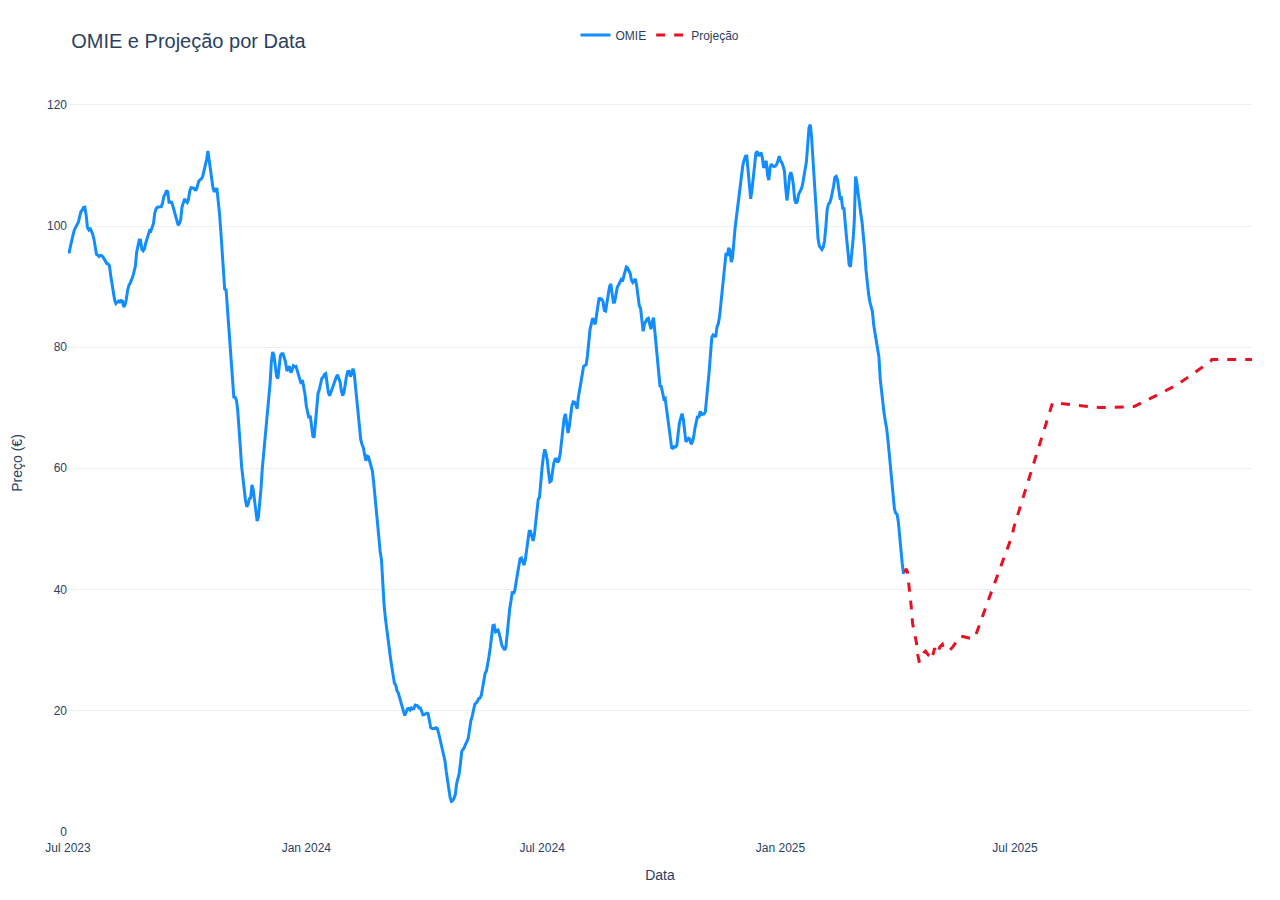
<file: grafico_omie_legenda_topo.html>
<html>
<head><meta charset="utf-8" /></head>
<body>
    <div>                        <script type="text/javascript">window.PlotlyConfig = {MathJaxConfig: 'local'};</script>
        <script src="https://cdn.plot.ly/plotly-2.4.1.min.js"></script>                <div id="a1391fc8-0260-48ce-8095-edf455fcb336" class="plotly-graph-div" style="height:100%; width:100%;"></div>            <script type="text/javascript">                                    window.PLOTLYENV=window.PLOTLYENV || {};                                    if (document.getElementById("a1391fc8-0260-48ce-8095-edf455fcb336")) {                    Plotly.newPlot(                        "a1391fc8-0260-48ce-8095-edf455fcb336",                        [{"hovertemplate":"Data: %{x|%d-%m-%Y}<br>OMIE: %{y:.2f} €<extra></extra>","line":{"color":"#118DFF","width":3},"mode":"lines","name":"OMIE","type":"scatter","x":["2023-07-01T00:00:00","2023-07-02T00:00:00","2023-07-03T00:00:00","2023-07-04T00:00:00","2023-07-05T00:00:00","2023-07-06T00:00:00","2023-07-07T00:00:00","2023-07-08T00:00:00","2023-07-09T00:00:00","2023-07-10T00:00:00","2023-07-11T00:00:00","2023-07-12T00:00:00","2023-07-13T00:00:00","2023-07-14T00:00:00","2023-07-15T00:00:00","2023-07-16T00:00:00","2023-07-17T00:00:00","2023-07-18T00:00:00","2023-07-19T00:00:00","2023-07-20T00:00:00","2023-07-21T00:00:00","2023-07-22T00:00:00","2023-07-23T00:00:00","2023-07-24T00:00:00","2023-07-25T00:00:00","2023-07-26T00:00:00","2023-07-27T00:00:00","2023-07-28T00:00:00","2023-07-29T00:00:00","2023-07-30T00:00:00","2023-07-31T00:00:00","2023-08-01T00:00:00","2023-08-02T00:00:00","2023-08-03T00:00:00","2023-08-04T00:00:00","2023-08-05T00:00:00","2023-08-06T00:00:00","2023-08-07T00:00:00","2023-08-08T00:00:00","2023-08-09T00:00:00","2023-08-10T00:00:00","2023-08-11T00:00:00","2023-08-12T00:00:00","2023-08-13T00:00:00","2023-08-14T00:00:00","2023-08-15T00:00:00","2023-08-16T00:00:00","2023-08-17T00:00:00","2023-08-18T00:00:00","2023-08-19T00:00:00","2023-08-20T00:00:00","2023-08-21T00:00:00","2023-08-22T00:00:00","2023-08-23T00:00:00","2023-08-24T00:00:00","2023-08-25T00:00:00","2023-08-26T00:00:00","2023-08-27T00:00:00","2023-08-28T00:00:00","2023-08-29T00:00:00","2023-08-30T00:00:00","2023-08-31T00:00:00","2023-09-01T00:00:00","2023-09-02T00:00:00","2023-09-03T00:00:00","2023-09-04T00:00:00","2023-09-05T00:00:00","2023-09-06T00:00:00","2023-09-07T00:00:00","2023-09-08T00:00:00","2023-09-09T00:00:00","2023-09-10T00:00:00","2023-09-11T00:00:00","2023-09-12T00:00:00","2023-09-13T00:00:00","2023-09-14T00:00:00","2023-09-15T00:00:00","2023-09-16T00:00:00","2023-09-17T00:00:00","2023-09-18T00:00:00","2023-09-19T00:00:00","2023-09-20T00:00:00","2023-09-21T00:00:00","2023-09-22T00:00:00","2023-09-23T00:00:00","2023-09-24T00:00:00","2023-09-25T00:00:00","2023-09-26T00:00:00","2023-09-27T00:00:00","2023-09-28T00:00:00","2023-09-29T00:00:00","2023-09-30T00:00:00","2023-10-01T00:00:00","2023-10-02T00:00:00","2023-10-03T00:00:00","2023-10-04T00:00:00","2023-10-05T00:00:00","2023-10-06T00:00:00","2023-10-07T00:00:00","2023-10-08T00:00:00","2023-10-09T00:00:00","2023-10-10T00:00:00","2023-10-11T00:00:00","2023-10-12T00:00:00","2023-10-13T00:00:00","2023-10-14T00:00:00","2023-10-15T00:00:00","2023-10-16T00:00:00","2023-10-17T00:00:00","2023-10-18T00:00:00","2023-10-19T00:00:00","2023-10-20T00:00:00","2023-10-21T00:00:00","2023-10-22T00:00:00","2023-10-23T00:00:00","2023-10-24T00:00:00","2023-10-25T00:00:00","2023-10-26T00:00:00","2023-10-27T00:00:00","2023-10-28T00:00:00","2023-10-29T00:00:00","2023-10-30T00:00:00","2023-10-31T00:00:00","2023-11-01T00:00:00","2023-11-02T00:00:00","2023-11-03T00:00:00","2023-11-04T00:00:00","2023-11-05T00:00:00","2023-11-06T00:00:00","2023-11-07T00:00:00","2023-11-08T00:00:00","2023-11-09T00:00:00","2023-11-10T00:00:00","2023-11-11T00:00:00","2023-11-12T00:00:00","2023-11-13T00:00:00","2023-11-14T00:00:00","2023-11-15T00:00:00","2023-11-16T00:00:00","2023-11-17T00:00:00","2023-11-18T00:00:00","2023-11-19T00:00:00","2023-11-20T00:00:00","2023-11-21T00:00:00","2023-11-22T00:00:00","2023-11-23T00:00:00","2023-11-24T00:00:00","2023-11-25T00:00:00","2023-11-26T00:00:00","2023-11-27T00:00:00","2023-11-28T00:00:00","2023-11-29T00:00:00","2023-11-30T00:00:00","2023-12-01T00:00:00","2023-12-02T00:00:00","2023-12-03T00:00:00","2023-12-04T00:00:00","2023-12-05T00:00:00","2023-12-06T00:00:00","2023-12-07T00:00:00","2023-12-08T00:00:00","2023-12-09T00:00:00","2023-12-10T00:00:00","2023-12-11T00:00:00","2023-12-12T00:00:00","2023-12-13T00:00:00","2023-12-14T00:00:00","2023-12-15T00:00:00","2023-12-16T00:00:00","2023-12-17T00:00:00","2023-12-18T00:00:00","2023-12-19T00:00:00","2023-12-20T00:00:00","2023-12-21T00:00:00","2023-12-22T00:00:00","2023-12-23T00:00:00","2023-12-24T00:00:00","2023-12-25T00:00:00","2023-12-26T00:00:00","2023-12-27T00:00:00","2023-12-28T00:00:00","2023-12-29T00:00:00","2023-12-30T00:00:00","2023-12-31T00:00:00","2024-01-01T00:00:00","2024-01-02T00:00:00","2024-01-03T00:00:00","2024-01-04T00:00:00","2024-01-05T00:00:00","2024-01-06T00:00:00","2024-01-07T00:00:00","2024-01-08T00:00:00","2024-01-09T00:00:00","2024-01-10T00:00:00","2024-01-11T00:00:00","2024-01-12T00:00:00","2024-01-13T00:00:00","2024-01-14T00:00:00","2024-01-15T00:00:00","2024-01-16T00:00:00","2024-01-17T00:00:00","2024-01-18T00:00:00","2024-01-19T00:00:00","2024-01-20T00:00:00","2024-01-21T00:00:00","2024-01-22T00:00:00","2024-01-23T00:00:00","2024-01-24T00:00:00","2024-01-25T00:00:00","2024-01-26T00:00:00","2024-01-27T00:00:00","2024-01-28T00:00:00","2024-01-29T00:00:00","2024-01-30T00:00:00","2024-01-31T00:00:00","2024-02-01T00:00:00","2024-02-02T00:00:00","2024-02-03T00:00:00","2024-02-04T00:00:00","2024-02-05T00:00:00","2024-02-06T00:00:00","2024-02-07T00:00:00","2024-02-08T00:00:00","2024-02-09T00:00:00","2024-02-10T00:00:00","2024-02-11T00:00:00","2024-02-12T00:00:00","2024-02-13T00:00:00","2024-02-14T00:00:00","2024-02-15T00:00:00","2024-02-16T00:00:00","2024-02-17T00:00:00","2024-02-18T00:00:00","2024-02-19T00:00:00","2024-02-20T00:00:00","2024-02-21T00:00:00","2024-02-22T00:00:00","2024-02-23T00:00:00","2024-02-24T00:00:00","2024-02-25T00:00:00","2024-02-26T00:00:00","2024-02-27T00:00:00","2024-02-28T00:00:00","2024-02-29T00:00:00","2024-03-01T00:00:00","2024-03-02T00:00:00","2024-03-03T00:00:00","2024-03-04T00:00:00","2024-03-05T00:00:00","2024-03-06T00:00:00","2024-03-07T00:00:00","2024-03-08T00:00:00","2024-03-09T00:00:00","2024-03-10T00:00:00","2024-03-11T00:00:00","2024-03-12T00:00:00","2024-03-13T00:00:00","2024-03-14T00:00:00","2024-03-15T00:00:00","2024-03-16T00:00:00","2024-03-17T00:00:00","2024-03-18T00:00:00","2024-03-19T00:00:00","2024-03-20T00:00:00","2024-03-21T00:00:00","2024-03-22T00:00:00","2024-03-23T00:00:00","2024-03-24T00:00:00","2024-03-25T00:00:00","2024-03-26T00:00:00","2024-03-27T00:00:00","2024-03-28T00:00:00","2024-03-29T00:00:00","2024-03-30T00:00:00","2024-03-31T00:00:00","2024-04-01T00:00:00","2024-04-02T00:00:00","2024-04-03T00:00:00","2024-04-04T00:00:00","2024-04-05T00:00:00","2024-04-06T00:00:00","2024-04-07T00:00:00","2024-04-08T00:00:00","2024-04-09T00:00:00","2024-04-10T00:00:00","2024-04-11T00:00:00","2024-04-12T00:00:00","2024-04-13T00:00:00","2024-04-14T00:00:00","2024-04-15T00:00:00","2024-04-16T00:00:00","2024-04-17T00:00:00","2024-04-18T00:00:00","2024-04-19T00:00:00","2024-04-20T00:00:00","2024-04-21T00:00:00","2024-04-22T00:00:00","2024-04-23T00:00:00","2024-04-24T00:00:00","2024-04-25T00:00:00","2024-04-26T00:00:00","2024-04-27T00:00:00","2024-04-28T00:00:00","2024-04-29T00:00:00","2024-04-30T00:00:00","2024-05-01T00:00:00","2024-05-02T00:00:00","2024-05-03T00:00:00","2024-05-04T00:00:00","2024-05-05T00:00:00","2024-05-06T00:00:00","2024-05-07T00:00:00","2024-05-08T00:00:00","2024-05-09T00:00:00","2024-05-10T00:00:00","2024-05-11T00:00:00","2024-05-12T00:00:00","2024-05-13T00:00:00","2024-05-14T00:00:00","2024-05-15T00:00:00","2024-05-16T00:00:00","2024-05-17T00:00:00","2024-05-18T00:00:00","2024-05-19T00:00:00","2024-05-20T00:00:00","2024-05-21T00:00:00","2024-05-22T00:00:00","2024-05-23T00:00:00","2024-05-24T00:00:00","2024-05-25T00:00:00","2024-05-26T00:00:00","2024-05-27T00:00:00","2024-05-28T00:00:00","2024-05-29T00:00:00","2024-05-30T00:00:00","2024-05-31T00:00:00","2024-06-01T00:00:00","2024-06-02T00:00:00","2024-06-03T00:00:00","2024-06-04T00:00:00","2024-06-05T00:00:00","2024-06-06T00:00:00","2024-06-07T00:00:00","2024-06-08T00:00:00","2024-06-09T00:00:00","2024-06-10T00:00:00","2024-06-11T00:00:00","2024-06-12T00:00:00","2024-06-13T00:00:00","2024-06-14T00:00:00","2024-06-15T00:00:00","2024-06-16T00:00:00","2024-06-17T00:00:00","2024-06-18T00:00:00","2024-06-19T00:00:00","2024-06-20T00:00:00","2024-06-21T00:00:00","2024-06-22T00:00:00","2024-06-23T00:00:00","2024-06-24T00:00:00","2024-06-25T00:00:00","2024-06-26T00:00:00","2024-06-27T00:00:00","2024-06-28T00:00:00","2024-06-29T00:00:00","2024-06-30T00:00:00","2024-07-01T00:00:00","2024-07-02T00:00:00","2024-07-03T00:00:00","2024-07-04T00:00:00","2024-07-05T00:00:00","2024-07-06T00:00:00","2024-07-07T00:00:00","2024-07-08T00:00:00","2024-07-09T00:00:00","2024-07-10T00:00:00","2024-07-11T00:00:00","2024-07-12T00:00:00","2024-07-13T00:00:00","2024-07-14T00:00:00","2024-07-15T00:00:00","2024-07-16T00:00:00","2024-07-17T00:00:00","2024-07-18T00:00:00","2024-07-19T00:00:00","2024-07-20T00:00:00","2024-07-21T00:00:00","2024-07-22T00:00:00","2024-07-23T00:00:00","2024-07-24T00:00:00","2024-07-25T00:00:00","2024-07-26T00:00:00","2024-07-27T00:00:00","2024-07-28T00:00:00","2024-07-29T00:00:00","2024-07-30T00:00:00","2024-07-31T00:00:00","2024-08-01T00:00:00","2024-08-02T00:00:00","2024-08-03T00:00:00","2024-08-04T00:00:00","2024-08-05T00:00:00","2024-08-06T00:00:00","2024-08-07T00:00:00","2024-08-08T00:00:00","2024-08-09T00:00:00","2024-08-10T00:00:00","2024-08-11T00:00:00","2024-08-12T00:00:00","2024-08-13T00:00:00","2024-08-14T00:00:00","2024-08-15T00:00:00","2024-08-16T00:00:00","2024-08-17T00:00:00","2024-08-18T00:00:00","2024-08-19T00:00:00","2024-08-20T00:00:00","2024-08-21T00:00:00","2024-08-22T00:00:00","2024-08-23T00:00:00","2024-08-24T00:00:00","2024-08-25T00:00:00","2024-08-26T00:00:00","2024-08-27T00:00:00","2024-08-28T00:00:00","2024-08-29T00:00:00","2024-08-30T00:00:00","2024-08-31T00:00:00","2024-09-01T00:00:00","2024-09-02T00:00:00","2024-09-03T00:00:00","2024-09-04T00:00:00","2024-09-05T00:00:00","2024-09-06T00:00:00","2024-09-07T00:00:00","2024-09-08T00:00:00","2024-09-09T00:00:00","2024-09-10T00:00:00","2024-09-11T00:00:00","2024-09-12T00:00:00","2024-09-13T00:00:00","2024-09-14T00:00:00","2024-09-15T00:00:00","2024-09-16T00:00:00","2024-09-17T00:00:00","2024-09-18T00:00:00","2024-09-19T00:00:00","2024-09-20T00:00:00","2024-09-21T00:00:00","2024-09-22T00:00:00","2024-09-23T00:00:00","2024-09-24T00:00:00","2024-09-25T00:00:00","2024-09-26T00:00:00","2024-09-27T00:00:00","2024-09-28T00:00:00","2024-09-29T00:00:00","2024-09-30T00:00:00","2024-10-01T00:00:00","2024-10-02T00:00:00","2024-10-03T00:00:00","2024-10-04T00:00:00","2024-10-05T00:00:00","2024-10-06T00:00:00","2024-10-07T00:00:00","2024-10-08T00:00:00","2024-10-09T00:00:00","2024-10-10T00:00:00","2024-10-11T00:00:00","2024-10-12T00:00:00","2024-10-13T00:00:00","2024-10-14T00:00:00","2024-10-15T00:00:00","2024-10-16T00:00:00","2024-10-17T00:00:00","2024-10-18T00:00:00","2024-10-19T00:00:00","2024-10-20T00:00:00","2024-10-21T00:00:00","2024-10-22T00:00:00","2024-10-23T00:00:00","2024-10-24T00:00:00","2024-10-25T00:00:00","2024-10-26T00:00:00","2024-10-27T00:00:00","2024-10-28T00:00:00","2024-10-29T00:00:00","2024-10-30T00:00:00","2024-10-31T00:00:00","2024-11-01T00:00:00","2024-11-02T00:00:00","2024-11-03T00:00:00","2024-11-04T00:00:00","2024-11-05T00:00:00","2024-11-06T00:00:00","2024-11-07T00:00:00","2024-11-08T00:00:00","2024-11-09T00:00:00","2024-11-10T00:00:00","2024-11-11T00:00:00","2024-11-12T00:00:00","2024-11-13T00:00:00","2024-11-14T00:00:00","2024-11-15T00:00:00","2024-11-16T00:00:00","2024-11-17T00:00:00","2024-11-18T00:00:00","2024-11-19T00:00:00","2024-11-20T00:00:00","2024-11-21T00:00:00","2024-11-22T00:00:00","2024-11-23T00:00:00","2024-11-24T00:00:00","2024-11-25T00:00:00","2024-11-26T00:00:00","2024-11-27T00:00:00","2024-11-28T00:00:00","2024-11-29T00:00:00","2024-11-30T00:00:00","2024-12-01T00:00:00","2024-12-02T00:00:00","2024-12-03T00:00:00","2024-12-04T00:00:00","2024-12-05T00:00:00","2024-12-06T00:00:00","2024-12-07T00:00:00","2024-12-08T00:00:00","2024-12-09T00:00:00","2024-12-10T00:00:00","2024-12-11T00:00:00","2024-12-12T00:00:00","2024-12-13T00:00:00","2024-12-14T00:00:00","2024-12-15T00:00:00","2024-12-16T00:00:00","2024-12-17T00:00:00","2024-12-18T00:00:00","2024-12-19T00:00:00","2024-12-20T00:00:00","2024-12-21T00:00:00","2024-12-22T00:00:00","2024-12-23T00:00:00","2024-12-24T00:00:00","2024-12-25T00:00:00","2024-12-26T00:00:00","2024-12-27T00:00:00","2024-12-28T00:00:00","2024-12-29T00:00:00","2024-12-30T00:00:00","2024-12-31T00:00:00","2025-01-01T00:00:00","2025-01-02T00:00:00","2025-01-03T00:00:00","2025-01-04T00:00:00","2025-01-05T00:00:00","2025-01-06T00:00:00","2025-01-07T00:00:00","2025-01-08T00:00:00","2025-01-09T00:00:00","2025-01-10T00:00:00","2025-01-11T00:00:00","2025-01-12T00:00:00","2025-01-13T00:00:00","2025-01-14T00:00:00","2025-01-15T00:00:00","2025-01-16T00:00:00","2025-01-17T00:00:00","2025-01-18T00:00:00","2025-01-19T00:00:00","2025-01-20T00:00:00","2025-01-21T00:00:00","2025-01-22T00:00:00","2025-01-23T00:00:00","2025-01-24T00:00:00","2025-01-25T00:00:00","2025-01-26T00:00:00","2025-01-27T00:00:00","2025-01-28T00:00:00","2025-01-29T00:00:00","2025-01-30T00:00:00","2025-01-31T00:00:00","2025-02-01T00:00:00","2025-02-02T00:00:00","2025-02-03T00:00:00","2025-02-04T00:00:00","2025-02-05T00:00:00","2025-02-06T00:00:00","2025-02-07T00:00:00","2025-02-08T00:00:00","2025-02-09T00:00:00","2025-02-10T00:00:00","2025-02-11T00:00:00","2025-02-12T00:00:00","2025-02-13T00:00:00","2025-02-14T00:00:00","2025-02-15T00:00:00","2025-02-16T00:00:00","2025-02-17T00:00:00","2025-02-18T00:00:00","2025-02-19T00:00:00","2025-02-20T00:00:00","2025-02-21T00:00:00","2025-02-22T00:00:00","2025-02-23T00:00:00","2025-02-24T00:00:00","2025-02-25T00:00:00","2025-02-26T00:00:00","2025-02-27T00:00:00","2025-02-28T00:00:00","2025-03-01T00:00:00","2025-03-02T00:00:00","2025-03-03T00:00:00","2025-03-04T00:00:00","2025-03-05T00:00:00","2025-03-06T00:00:00","2025-03-07T00:00:00","2025-03-08T00:00:00","2025-03-09T00:00:00","2025-03-10T00:00:00","2025-03-11T00:00:00","2025-03-12T00:00:00","2025-03-13T00:00:00","2025-03-14T00:00:00","2025-03-15T00:00:00","2025-03-16T00:00:00","2025-03-17T00:00:00","2025-03-18T00:00:00","2025-03-19T00:00:00","2025-03-20T00:00:00","2025-03-21T00:00:00","2025-03-22T00:00:00","2025-03-23T00:00:00","2025-03-24T00:00:00","2025-03-25T00:00:00","2025-03-26T00:00:00","2025-03-27T00:00:00","2025-03-28T00:00:00","2025-03-29T00:00:00","2025-03-30T00:00:00","2025-03-31T00:00:00","2025-04-01T00:00:00","2025-04-02T00:00:00","2025-04-03T00:00:00","2025-04-04T00:00:00","2025-04-05T00:00:00","2025-04-06T00:00:00","2025-04-07T00:00:00","2025-04-08T00:00:00","2025-04-09T00:00:00","2025-04-10T00:00:00","2025-04-11T00:00:00","2025-04-12T00:00:00","2025-04-13T00:00:00","2025-04-14T00:00:00","2025-04-15T00:00:00","2025-04-16T00:00:00","2025-04-17T00:00:00","2025-04-18T00:00:00","2025-04-19T00:00:00","2025-04-20T00:00:00","2025-04-21T00:00:00","2025-04-22T00:00:00","2025-04-23T00:00:00","2025-04-24T00:00:00","2025-04-25T00:00:00","2025-04-26T00:00:00","2025-04-27T00:00:00","2025-04-28T00:00:00","2025-04-29T00:00:00","2025-04-30T00:00:00","2025-05-01T00:00:00","2025-05-02T00:00:00","2025-05-03T00:00:00","2025-05-04T00:00:00","2025-05-05T00:00:00","2025-05-06T00:00:00","2025-05-07T00:00:00","2025-05-08T00:00:00","2025-05-09T00:00:00","2025-05-10T00:00:00","2025-05-11T00:00:00","2025-05-12T00:00:00","2025-05-13T00:00:00","2025-05-14T00:00:00","2025-05-15T00:00:00","2025-05-16T00:00:00","2025-05-17T00:00:00","2025-05-18T00:00:00","2025-05-19T00:00:00","2025-05-20T00:00:00","2025-05-21T00:00:00","2025-05-22T00:00:00","2025-05-23T00:00:00","2025-05-24T00:00:00","2025-05-25T00:00:00","2025-05-26T00:00:00","2025-05-27T00:00:00","2025-05-28T00:00:00","2025-05-29T00:00:00","2025-05-30T00:00:00","2025-05-31T00:00:00","2025-06-01T00:00:00","2025-06-02T00:00:00","2025-06-03T00:00:00","2025-06-04T00:00:00","2025-06-05T00:00:00","2025-06-06T00:00:00","2025-06-07T00:00:00","2025-06-08T00:00:00","2025-06-09T00:00:00","2025-06-10T00:00:00","2025-06-11T00:00:00","2025-06-12T00:00:00","2025-06-13T00:00:00","2025-06-14T00:00:00","2025-06-15T00:00:00","2025-06-16T00:00:00","2025-06-17T00:00:00","2025-06-18T00:00:00","2025-06-19T00:00:00","2025-06-20T00:00:00","2025-06-21T00:00:00","2025-06-22T00:00:00","2025-06-23T00:00:00","2025-06-24T00:00:00","2025-06-25T00:00:00","2025-06-26T00:00:00","2025-06-27T00:00:00","2025-06-28T00:00:00","2025-06-29T00:00:00","2025-06-30T00:00:00","2025-07-01T00:00:00","2025-07-02T00:00:00","2025-07-03T00:00:00","2025-07-04T00:00:00","2025-07-05T00:00:00","2025-07-06T00:00:00","2025-07-07T00:00:00","2025-07-08T00:00:00","2025-07-09T00:00:00","2025-07-10T00:00:00","2025-07-11T00:00:00","2025-07-12T00:00:00","2025-07-13T00:00:00","2025-07-14T00:00:00","2025-07-15T00:00:00","2025-07-16T00:00:00","2025-07-17T00:00:00","2025-07-18T00:00:00","2025-07-19T00:00:00","2025-07-20T00:00:00","2025-07-21T00:00:00","2025-07-22T00:00:00","2025-07-23T00:00:00","2025-07-24T00:00:00","2025-07-25T00:00:00","2025-07-26T00:00:00","2025-07-27T00:00:00","2025-07-28T00:00:00","2025-07-29T00:00:00","2025-07-30T00:00:00","2025-07-31T00:00:00","2025-08-01T00:00:00","2025-08-02T00:00:00","2025-08-03T00:00:00","2025-08-04T00:00:00","2025-08-05T00:00:00","2025-08-06T00:00:00","2025-08-07T00:00:00","2025-08-08T00:00:00","2025-08-09T00:00:00","2025-08-10T00:00:00","2025-08-11T00:00:00","2025-08-12T00:00:00","2025-08-13T00:00:00","2025-08-14T00:00:00","2025-08-15T00:00:00","2025-08-16T00:00:00","2025-08-17T00:00:00","2025-08-18T00:00:00","2025-08-19T00:00:00","2025-08-20T00:00:00","2025-08-21T00:00:00","2025-08-22T00:00:00","2025-08-23T00:00:00","2025-08-24T00:00:00","2025-08-25T00:00:00","2025-08-26T00:00:00","2025-08-27T00:00:00","2025-08-28T00:00:00","2025-08-29T00:00:00","2025-08-30T00:00:00","2025-08-31T00:00:00","2025-09-01T00:00:00","2025-09-02T00:00:00","2025-09-03T00:00:00","2025-09-04T00:00:00","2025-09-05T00:00:00","2025-09-06T00:00:00","2025-09-07T00:00:00","2025-09-08T00:00:00","2025-09-09T00:00:00","2025-09-10T00:00:00","2025-09-11T00:00:00","2025-09-12T00:00:00","2025-09-13T00:00:00","2025-09-14T00:00:00","2025-09-15T00:00:00","2025-09-16T00:00:00","2025-09-17T00:00:00","2025-09-18T00:00:00","2025-09-19T00:00:00","2025-09-20T00:00:00","2025-09-21T00:00:00","2025-09-22T00:00:00","2025-09-23T00:00:00","2025-09-24T00:00:00","2025-09-25T00:00:00","2025-09-26T00:00:00","2025-09-27T00:00:00","2025-09-28T00:00:00","2025-09-29T00:00:00","2025-09-30T00:00:00","2025-10-01T00:00:00","2025-10-02T00:00:00","2025-10-03T00:00:00","2025-10-04T00:00:00","2025-10-05T00:00:00","2025-10-06T00:00:00","2025-10-07T00:00:00","2025-10-08T00:00:00","2025-10-09T00:00:00","2025-10-10T00:00:00","2025-10-11T00:00:00","2025-10-12T00:00:00","2025-10-13T00:00:00","2025-10-14T00:00:00","2025-10-15T00:00:00","2025-10-16T00:00:00","2025-10-17T00:00:00","2025-10-18T00:00:00","2025-10-19T00:00:00","2025-10-20T00:00:00","2025-10-21T00:00:00","2025-10-22T00:00:00","2025-10-23T00:00:00","2025-10-24T00:00:00","2025-10-25T00:00:00","2025-10-26T00:00:00","2025-10-27T00:00:00","2025-10-28T00:00:00","2025-10-29T00:00:00","2025-10-30T00:00:00","2025-10-31T00:00:00","2025-11-01T00:00:00","2025-11-02T00:00:00","2025-11-03T00:00:00","2025-11-04T00:00:00","2025-11-05T00:00:00","2025-11-06T00:00:00","2025-11-07T00:00:00","2025-11-08T00:00:00","2025-11-09T00:00:00","2025-11-10T00:00:00","2025-11-11T00:00:00","2025-11-12T00:00:00","2025-11-13T00:00:00","2025-11-14T00:00:00","2025-11-15T00:00:00","2025-11-16T00:00:00","2025-11-17T00:00:00","2025-11-18T00:00:00","2025-11-19T00:00:00","2025-11-20T00:00:00","2025-11-21T00:00:00","2025-11-22T00:00:00","2025-11-23T00:00:00","2025-11-24T00:00:00","2025-11-25T00:00:00","2025-11-26T00:00:00","2025-11-27T00:00:00","2025-11-28T00:00:00","2025-11-29T00:00:00","2025-11-30T00:00:00","2025-12-01T00:00:00","2025-12-02T00:00:00","2025-12-03T00:00:00","2025-12-04T00:00:00","2025-12-05T00:00:00","2025-12-06T00:00:00","2025-12-07T00:00:00","2025-12-08T00:00:00","2025-12-09T00:00:00","2025-12-10T00:00:00","2025-12-11T00:00:00","2025-12-12T00:00:00","2025-12-13T00:00:00","2025-12-14T00:00:00","2025-12-15T00:00:00","2025-12-16T00:00:00","2025-12-17T00:00:00","2025-12-18T00:00:00","2025-12-19T00:00:00","2025-12-20T00:00:00","2025-12-21T00:00:00","2025-12-22T00:00:00","2025-12-23T00:00:00","2025-12-24T00:00:00","2025-12-25T00:00:00","2025-12-26T00:00:00","2025-12-27T00:00:00","2025-12-28T00:00:00","2025-12-29T00:00:00","2025-12-30T00:00:00","2025-12-31T00:00:00"],"y":[95.719,95.71572222222224,96.77465277777776,97.94291666666668,98.6119027777778,99.4451527777778,99.92704166666668,100.26429166666668,100.62498611111114,101.55581944444442,102.40293055555556,102.62711111111112,103.0774861111111,103.1103611111111,101.85015277777777,99.7594722222222,99.3863611111111,99.70468055555556,99.28779166666664,98.69118055555556,97.85538888888888,96.86668055555556,95.32891666666669,95.20143055555556,94.977125,95.1609722222222,95.12698611111112,94.90288888888888,94.52259722222225,93.95759722222222,93.80065860215052,93.75225806451614,93.44220430107526,91.77775537634407,90.41372311827956,89.64560483870966,87.77385752688173,87.2078494623656,87.37899193548388,87.62833333333334,87.45336021505376,87.70142473118281,87.60880376344086,86.6593817204301,86.9904435483871,87.8725,89.36809139784948,90.21923387096774,90.55471774193548,91.05362903225809,91.66530913978494,92.47258064516129,93.39185483870963,95.66592741935484,97.00561827956987,97.67125,97.65825268817204,96.14516129032256,95.90435483870968,96.23774193548384,97.18698924731184,97.8808870967742,98.47783602150538,99.26694892473118,99.17384408602152,99.73399193548389,100.42487903225808,102.1452553763441,102.87041666666669,103.11823924731183,103.14116935483872,103.08458333333331,103.21188172043009,103.81385752688172,104.91955645161292,105.2305107526882,105.88334677419358,105.6287365591398,103.96205645161292,103.97090053763444,103.93393817204304,103.28208333333336,102.4913978494624,101.88411290322584,101.10060483870969,100.14646505376344,100.4005510752688,101.09400537634409,103.14282258064516,103.94004032258064,104.48299731182796,104.15829166666668,103.90373611111112,104.34523611111112,105.79855555555557,106.32597222222222,106.31724999999996,106.25856944444445,106.00493055555556,106.00861111111112,106.68669444444444,107.42356944444444,107.64784722222224,107.82931944444448,108.20333333333332,109.12686111111113,109.68534722222223,110.98341666666668,112.39831944444448,110.78576388888892,109.4282777777778,107.13262500000005,106.17554166666667,105.63179166666669,106.11234722222224,106.10401388888891,104.38879166666668,101.9731527777778,99.02098611111111,95.38029166666668,91.69449375866856,89.44178918169213,89.59707382550336,86.56371812080539,83.00005369127518,79.76790604026846,76.4766979865772,73.30246979865774,71.77461744966443,71.73013422818792,71.2546845637584,69.6294899328859,67.28339597315438,63.56140939597317,60.360120805369135,58.09479194630872,55.95653691275168,54.75497986577182,53.62853691275168,54.0521610738255,54.96765100671141,55.07387919463086,57.26606711409395,56.49661744966441,54.68579865771811,52.35522147651008,51.25638926174497,51.9443355704698,54.08473825503356,56.66385234899329,59.980617449664415,62.36870967741935,63.38331944444444,66.43351388888887,69.03520833333332,71.45074999999999,74.0263611111111,77.59251388888886,79.19195833333332,78.68162499999998,76.42430555555555,75.23980555555555,74.79577777777777,77.05591666666666,78.60249999999999,78.89483333333332,78.89315277777777,78.19879166666666,77.45670833333332,76.04384722222221,76.40172222222222,76.85048611111111,75.7803611111111,76.20658333333333,76.94236111111111,76.77752777777778,76.82933333333334,75.98244444444444,75.17652777777778,74.29429166666667,73.94445833333333,74.56643055555556,73.43333333333334,72.1456317204301,70.24845430107527,68.89594086021505,68.28782258064516,68.6934005376344,67.23940860215055,65.28197580645161,65.07435483870967,67.80375,70.33255376344086,72.32317204301076,72.9984811827957,73.90930107526883,74.85887096774194,75.05502688172044,75.50211021505375,75.61521505376344,74.01801075268817,72.44618279569892,71.98733870967742,72.65217741935484,72.97912634408601,73.57716397849461,74.58615591397849,75.00790322580644,75.42336021505376,74.77119623655915,74.29611559139785,72.78564516129033,72.00056451612905,72.5104435483871,74.08716397849463,75.18381720430108,75.97594086021506,76.01870967741937,75.11970430107529,75.55568548387097,76.43876344086021,75.60885752688172,73.36780913978495,71.0071505376344,68.07030913978494,66.35388440860216,64.71950268817204,63.92127688172043,63.389112903225794,62.20319892473118,61.24266129032258,61.98302419354838,61.8755510752688,61.055913978494615,60.174018817204285,59.53521505376344,57.59489247311828,55.258413978494616,52.82176075268817,50.44384408602151,48.2232123655914,46.2210752688172,44.87225806451612,39.76008620689655,37.397514367816086,35.29487068965517,33.33679597701149,31.37818965517241,29.80729885057471,28.569324712643677,27.10501436781609,25.87794540229885,24.506106321839077,24.18639367816092,23.236063218390807,22.88083333333334,21.996048850574716,21.114281609195405,20.665704022988503,19.838951149425284,19.14875,19.590761494252877,20.239841954022992,20.325833333333332,20.04336206896552,20.416379310344823,20.252686781609192,20.28693965517241,20.87826149425287,20.828879310344828,20.72396551724138,20.410258620689653,20.414913793103445,19.874666666666663,19.281843876177657,19.30458950201884,19.38387617765814,19.542866756393,19.457496635262448,18.314266487214,17.152220726783312,17.0228532974428,16.98694481830417,17.015248990578733,17.13586810228802,17.032274562584117,16.348532974427993,15.441265141318976,14.571440107671604,13.437725437415882,12.51484522207268,11.657160161507402,9.883728129205922,8.291830417227455,6.6535666218035,5.584441453566622,4.972476446837147,5.123445491251682,5.491238223418575,6.142934051144009,7.880713324360696,8.679851951547775,9.593257065948851,11.347308209959625,13.273833333333336,13.570444444444446,13.90145833333334,14.475583333333342,14.832944444444454,15.461000000000013,17.05354166666668,18.288277777777783,19.00605555555557,20.162333333333343,20.986888888888892,21.241680555555565,21.48448611111112,21.948597222222237,22.0368888888889,22.459361111111114,23.54601388888889,25.21124999999999,26.14969444444444,26.522999999999996,27.50768055555555,28.963805555555545,30.38802777777777,32.20255555555555,34.01356944444444,34.073,33.01465277777778,33.20045833333333,33.27543055555556,32.60827777777778,31.636250000000004,30.69575268817205,30.375833333333336,29.99650537634409,30.36986559139785,32.895403225806454,35.39528225806452,36.83607526881721,38.127795698924736,39.65978494623656,39.2921370967742,39.8676747311828,41.2974059139785,42.46568548387098,43.99361559139785,45.07805107526882,45.201612903225815,44.64791666666667,44.0000806451613,44.86641129032258,46.49188172043012,48.30323924731183,49.59120967741936,49.62008064516129,48.48903225806451,48.01615591397848,48.95520161290322,51.29512096774194,53.1790188172043,54.85130376344086,55.25051075268818,58.20545833333335,60.16540277777779,61.98350000000001,63.11743055555557,62.42655555555557,61.27259722222224,59.23584722222224,57.74640277777778,57.90070833333335,59.49448611111113,60.85256944444446,61.52283333333335,61.550125000000016,60.96630555555557,61.29033333333332,62.45866666666665,64.79769444444445,66.86897222222223,68.27181944444445,68.96623611111113,67.62166666666667,65.80605555555556,66.94565277777778,69.14236111111111,70.34427777777778,70.95445833333333,70.88765277777777,70.47744444444443,69.82591666666666,71.74458333333332,73.12686111111108,74.17481182795697,75.67544354838708,76.78801075268815,76.97434139784944,77.08776881720429,78.62975806451614,80.9884811827957,82.95662634408602,83.8473252688172,84.79551075268817,84.2846505376344,83.7711693548387,85.27287634408601,87.01836021505376,88.1663306451613,87.87611559139785,87.92346774193548,87.56073924731182,86.04645161290323,85.96220430107526,87.41040322580646,89.01572580645161,89.96313172043011,90.4545564516129,89.28291666666668,87.43759408602149,87.45654569892473,88.43729838709676,89.88708333333332,90.26236559139784,90.77303763440858,91.13530913978492,90.88958333333332,91.61959677419354,92.5962634408602,93.22860215053764,93.07327956989248,92.4830376344086,92.1515994623656,91.05247311827958,90.68641129032258,90.98350806451614,91.258561827957,90.14362903225808,88.20217741935485,86.8643682795699,86.40095430107529,84.41912634408604,82.61669354838712,83.8339919354839,84.24376344086022,84.63818548387098,84.76384408602152,83.50047043010754,82.97611559139786,84.1723252688172,84.87841397849462,82.60374999999999,80.18057795698924,78.18942204301074,75.71327956989246,73.58506944444443,73.52699999999999,72.7144861111111,71.42590277777776,71.54118055555554,69.99780555555556,67.85620833333334,66.75354166666668,65.52954166666667,63.35423611111111,63.29318055555556,63.55963888888889,63.51481944444444,63.76973611111111,65.69623611111112,67.52355555555556,68.28949999999999,69.03076388888888,68.09905555555555,66.16156944444442,64.3464861111111,64.62468055555556,64.95498611111111,64.83541666666667,63.96094444444445,64.29629166666665,65.174875,66.66389736477117,67.64257975034675,68.63219140083217,68.3419972260749,69.39522147651007,68.88602684563757,68.89138255033558,68.99099328859062,69.32562416107383,71.24088590604028,74.25119463087248,76.10606711409393,78.91440268456374,81.6414899328859,82.02593288590604,81.81357046979865,81.69255033557049,83.3489798657718,83.85900671140938,85.08927516778523,87.12187919463088,89.1968322147651,91.5283489932886,94.18511409395975,95.5593288590604,95.0733154362416,96.40677852348992,95.95761073825504,94.060711409396,94.80457718120805,97.76547651006712,99.72740591397852,101.50653225806452,103.27096774193552,104.6471527777778,106.1510277777778,107.85544444444449,110.10873611111116,110.96431944444448,111.54152777777782,111.54825000000002,108.97104166666668,105.827875,104.49377777777778,105.94165277777776,108.00693055555554,110.68398611111112,112.03183333333332,112.32188888888888,111.59088888888886,111.86329166666664,112.11068055555556,111.28076388888888,109.60259722222222,110.2540972222222,110.76145833333334,108.39851388888889,107.60255555555555,109.72094444444444,110.23819444444445,109.9293472222222,109.83494444444445,109.9012222222222,110.16833333333332,110.75590277777776,111.55157258064516,110.79669354838708,110.4884139784946,109.91719086021504,109.1585887096774,106.33586021505376,104.22896505376345,105.8648252688172,108.26643817204298,108.8814516129032,108.16725806451612,106.71196236559138,104.37182795698922,103.74526881720428,104.04020161290322,105.26635752688172,105.67712365591402,106.10848118279571,106.7993548387097,108.17591397849463,109.1596505376344,110.61413978494625,113.34176075268816,116.24056451612904,116.75956989247312,114.79084677419353,111.28081989247308,107.63737903225804,103.88389784946236,101.07573924731182,97.89356182795696,96.73506720430106,96.45642473118278,96.14389784946236,96.5013440860215,97.5320833333333,99.78920698924728,102.60385752688168,103.6003494623656,103.85556451612904,104.51064516129034,105.3806989247312,106.56366935483874,108.0546370967742,108.20784946236562,107.67426075268818,106.03255376344086,104.59131720430108,104.6608870967742,102.94244623655916,102.91091397849463,101.00594086021503,98.05934139784944,96.03110215053762,93.6469623655914,93.26177419354836,95.01174731182796,97.61571236559138,100.83008064516127,108.16863095238097,107.05898809523808,104.99558035714286,103.73547619047618,102.04385416666666,100.6192113095238,98.49270833333334,96.0314136904762,92.79648809523808,90.6262648809524,88.80558035714287,87.52748511904761,86.59377976190476,85.81901785714284,83.61281249999998,82.16528273809523,81.13593749999998,79.22019345238094,78.39275297619047,74.75419642857142,72.4907738095238,71.15928571428572,69.0305505952381,67.71724702380953,66.51046130952382,64.60328869047619,62.18529761904762,59.77302083333333,56.68933035714287,54.898778735632185,53.24859527121002,52.57698519515478,52.39562584118438,51.13619111709287,48.665746971736205,45.92335127860027,44.24563930013458,42.53029609690444,null,null,null,null,null,null,null,null,null,null,null,null,null,null,null,null,null,null,null,null,null,null,null,null,null,null,null,null,null,null,null,null,null,null,null,null,null,null,null,null,null,null,null,null,null,null,null,null,null,null,null,null,null,null,null,null,null,null,null,null,null,null,null,null,null,null,null,null,null,null,null,null,null,null,null,null,null,null,null,null,null,null,null,null,null,null,null,null,null,null,null,null,null,null,null,null,null,null,null,null,null,null,null,null,null,null,null,null,null,null,null,null,null,null,null,null,null,null,null,null,null,null,null,null,null,null,null,null,null,null,null,null,null,null,null,null,null,null,null,null,null,null,null,null,null,null,null,null,null,null,null,null,null,null,null,null,null,null,null,null,null,null,null,null,null,null,null,null,null,null,null,null,null,null,null,null,null,null,null,null,null,null,null,null,null,null,null,null,null,null,null,null,null,null,null,null,null,null,null,null,null,null,null,null,null,null,null,null,null,null,null,null,null,null,null,null,null,null,null,null,null,null,null,null,null,null,null,null,null,null,null,null,null,null,null,null,null,null,null,null,null,null,null,null,null,null,null,null,null,null,null,null,null,null,null,null,null,null,null,null,null,null,null,null,null,null,null,null,null]},{"hovertemplate":"Data: %{x|%d-%m-%Y}<br>Projeção: %{y:.2f} €<extra></extra>","line":{"color":"#E81123","dash":"dash","width":3},"mode":"lines","name":"Projeção","type":"scatter","x":["2023-07-01T00:00:00","2023-07-02T00:00:00","2023-07-03T00:00:00","2023-07-04T00:00:00","2023-07-05T00:00:00","2023-07-06T00:00:00","2023-07-07T00:00:00","2023-07-08T00:00:00","2023-07-09T00:00:00","2023-07-10T00:00:00","2023-07-11T00:00:00","2023-07-12T00:00:00","2023-07-13T00:00:00","2023-07-14T00:00:00","2023-07-15T00:00:00","2023-07-16T00:00:00","2023-07-17T00:00:00","2023-07-18T00:00:00","2023-07-19T00:00:00","2023-07-20T00:00:00","2023-07-21T00:00:00","2023-07-22T00:00:00","2023-07-23T00:00:00","2023-07-24T00:00:00","2023-07-25T00:00:00","2023-07-26T00:00:00","2023-07-27T00:00:00","2023-07-28T00:00:00","2023-07-29T00:00:00","2023-07-30T00:00:00","2023-07-31T00:00:00","2023-08-01T00:00:00","2023-08-02T00:00:00","2023-08-03T00:00:00","2023-08-04T00:00:00","2023-08-05T00:00:00","2023-08-06T00:00:00","2023-08-07T00:00:00","2023-08-08T00:00:00","2023-08-09T00:00:00","2023-08-10T00:00:00","2023-08-11T00:00:00","2023-08-12T00:00:00","2023-08-13T00:00:00","2023-08-14T00:00:00","2023-08-15T00:00:00","2023-08-16T00:00:00","2023-08-17T00:00:00","2023-08-18T00:00:00","2023-08-19T00:00:00","2023-08-20T00:00:00","2023-08-21T00:00:00","2023-08-22T00:00:00","2023-08-23T00:00:00","2023-08-24T00:00:00","2023-08-25T00:00:00","2023-08-26T00:00:00","2023-08-27T00:00:00","2023-08-28T00:00:00","2023-08-29T00:00:00","2023-08-30T00:00:00","2023-08-31T00:00:00","2023-09-01T00:00:00","2023-09-02T00:00:00","2023-09-03T00:00:00","2023-09-04T00:00:00","2023-09-05T00:00:00","2023-09-06T00:00:00","2023-09-07T00:00:00","2023-09-08T00:00:00","2023-09-09T00:00:00","2023-09-10T00:00:00","2023-09-11T00:00:00","2023-09-12T00:00:00","2023-09-13T00:00:00","2023-09-14T00:00:00","2023-09-15T00:00:00","2023-09-16T00:00:00","2023-09-17T00:00:00","2023-09-18T00:00:00","2023-09-19T00:00:00","2023-09-20T00:00:00","2023-09-21T00:00:00","2023-09-22T00:00:00","2023-09-23T00:00:00","2023-09-24T00:00:00","2023-09-25T00:00:00","2023-09-26T00:00:00","2023-09-27T00:00:00","2023-09-28T00:00:00","2023-09-29T00:00:00","2023-09-30T00:00:00","2023-10-01T00:00:00","2023-10-02T00:00:00","2023-10-03T00:00:00","2023-10-04T00:00:00","2023-10-05T00:00:00","2023-10-06T00:00:00","2023-10-07T00:00:00","2023-10-08T00:00:00","2023-10-09T00:00:00","2023-10-10T00:00:00","2023-10-11T00:00:00","2023-10-12T00:00:00","2023-10-13T00:00:00","2023-10-14T00:00:00","2023-10-15T00:00:00","2023-10-16T00:00:00","2023-10-17T00:00:00","2023-10-18T00:00:00","2023-10-19T00:00:00","2023-10-20T00:00:00","2023-10-21T00:00:00","2023-10-22T00:00:00","2023-10-23T00:00:00","2023-10-24T00:00:00","2023-10-25T00:00:00","2023-10-26T00:00:00","2023-10-27T00:00:00","2023-10-28T00:00:00","2023-10-29T00:00:00","2023-10-30T00:00:00","2023-10-31T00:00:00","2023-11-01T00:00:00","2023-11-02T00:00:00","2023-11-03T00:00:00","2023-11-04T00:00:00","2023-11-05T00:00:00","2023-11-06T00:00:00","2023-11-07T00:00:00","2023-11-08T00:00:00","2023-11-09T00:00:00","2023-11-10T00:00:00","2023-11-11T00:00:00","2023-11-12T00:00:00","2023-11-13T00:00:00","2023-11-14T00:00:00","2023-11-15T00:00:00","2023-11-16T00:00:00","2023-11-17T00:00:00","2023-11-18T00:00:00","2023-11-19T00:00:00","2023-11-20T00:00:00","2023-11-21T00:00:00","2023-11-22T00:00:00","2023-11-23T00:00:00","2023-11-24T00:00:00","2023-11-25T00:00:00","2023-11-26T00:00:00","2023-11-27T00:00:00","2023-11-28T00:00:00","2023-11-29T00:00:00","2023-11-30T00:00:00","2023-12-01T00:00:00","2023-12-02T00:00:00","2023-12-03T00:00:00","2023-12-04T00:00:00","2023-12-05T00:00:00","2023-12-06T00:00:00","2023-12-07T00:00:00","2023-12-08T00:00:00","2023-12-09T00:00:00","2023-12-10T00:00:00","2023-12-11T00:00:00","2023-12-12T00:00:00","2023-12-13T00:00:00","2023-12-14T00:00:00","2023-12-15T00:00:00","2023-12-16T00:00:00","2023-12-17T00:00:00","2023-12-18T00:00:00","2023-12-19T00:00:00","2023-12-20T00:00:00","2023-12-21T00:00:00","2023-12-22T00:00:00","2023-12-23T00:00:00","2023-12-24T00:00:00","2023-12-25T00:00:00","2023-12-26T00:00:00","2023-12-27T00:00:00","2023-12-28T00:00:00","2023-12-29T00:00:00","2023-12-30T00:00:00","2023-12-31T00:00:00","2024-01-01T00:00:00","2024-01-02T00:00:00","2024-01-03T00:00:00","2024-01-04T00:00:00","2024-01-05T00:00:00","2024-01-06T00:00:00","2024-01-07T00:00:00","2024-01-08T00:00:00","2024-01-09T00:00:00","2024-01-10T00:00:00","2024-01-11T00:00:00","2024-01-12T00:00:00","2024-01-13T00:00:00","2024-01-14T00:00:00","2024-01-15T00:00:00","2024-01-16T00:00:00","2024-01-17T00:00:00","2024-01-18T00:00:00","2024-01-19T00:00:00","2024-01-20T00:00:00","2024-01-21T00:00:00","2024-01-22T00:00:00","2024-01-23T00:00:00","2024-01-24T00:00:00","2024-01-25T00:00:00","2024-01-26T00:00:00","2024-01-27T00:00:00","2024-01-28T00:00:00","2024-01-29T00:00:00","2024-01-30T00:00:00","2024-01-31T00:00:00","2024-02-01T00:00:00","2024-02-02T00:00:00","2024-02-03T00:00:00","2024-02-04T00:00:00","2024-02-05T00:00:00","2024-02-06T00:00:00","2024-02-07T00:00:00","2024-02-08T00:00:00","2024-02-09T00:00:00","2024-02-10T00:00:00","2024-02-11T00:00:00","2024-02-12T00:00:00","2024-02-13T00:00:00","2024-02-14T00:00:00","2024-02-15T00:00:00","2024-02-16T00:00:00","2024-02-17T00:00:00","2024-02-18T00:00:00","2024-02-19T00:00:00","2024-02-20T00:00:00","2024-02-21T00:00:00","2024-02-22T00:00:00","2024-02-23T00:00:00","2024-02-24T00:00:00","2024-02-25T00:00:00","2024-02-26T00:00:00","2024-02-27T00:00:00","2024-02-28T00:00:00","2024-02-29T00:00:00","2024-03-01T00:00:00","2024-03-02T00:00:00","2024-03-03T00:00:00","2024-03-04T00:00:00","2024-03-05T00:00:00","2024-03-06T00:00:00","2024-03-07T00:00:00","2024-03-08T00:00:00","2024-03-09T00:00:00","2024-03-10T00:00:00","2024-03-11T00:00:00","2024-03-12T00:00:00","2024-03-13T00:00:00","2024-03-14T00:00:00","2024-03-15T00:00:00","2024-03-16T00:00:00","2024-03-17T00:00:00","2024-03-18T00:00:00","2024-03-19T00:00:00","2024-03-20T00:00:00","2024-03-21T00:00:00","2024-03-22T00:00:00","2024-03-23T00:00:00","2024-03-24T00:00:00","2024-03-25T00:00:00","2024-03-26T00:00:00","2024-03-27T00:00:00","2024-03-28T00:00:00","2024-03-29T00:00:00","2024-03-30T00:00:00","2024-03-31T00:00:00","2024-04-01T00:00:00","2024-04-02T00:00:00","2024-04-03T00:00:00","2024-04-04T00:00:00","2024-04-05T00:00:00","2024-04-06T00:00:00","2024-04-07T00:00:00","2024-04-08T00:00:00","2024-04-09T00:00:00","2024-04-10T00:00:00","2024-04-11T00:00:00","2024-04-12T00:00:00","2024-04-13T00:00:00","2024-04-14T00:00:00","2024-04-15T00:00:00","2024-04-16T00:00:00","2024-04-17T00:00:00","2024-04-18T00:00:00","2024-04-19T00:00:00","2024-04-20T00:00:00","2024-04-21T00:00:00","2024-04-22T00:00:00","2024-04-23T00:00:00","2024-04-24T00:00:00","2024-04-25T00:00:00","2024-04-26T00:00:00","2024-04-27T00:00:00","2024-04-28T00:00:00","2024-04-29T00:00:00","2024-04-30T00:00:00","2024-05-01T00:00:00","2024-05-02T00:00:00","2024-05-03T00:00:00","2024-05-04T00:00:00","2024-05-05T00:00:00","2024-05-06T00:00:00","2024-05-07T00:00:00","2024-05-08T00:00:00","2024-05-09T00:00:00","2024-05-10T00:00:00","2024-05-11T00:00:00","2024-05-12T00:00:00","2024-05-13T00:00:00","2024-05-14T00:00:00","2024-05-15T00:00:00","2024-05-16T00:00:00","2024-05-17T00:00:00","2024-05-18T00:00:00","2024-05-19T00:00:00","2024-05-20T00:00:00","2024-05-21T00:00:00","2024-05-22T00:00:00","2024-05-23T00:00:00","2024-05-24T00:00:00","2024-05-25T00:00:00","2024-05-26T00:00:00","2024-05-27T00:00:00","2024-05-28T00:00:00","2024-05-29T00:00:00","2024-05-30T00:00:00","2024-05-31T00:00:00","2024-06-01T00:00:00","2024-06-02T00:00:00","2024-06-03T00:00:00","2024-06-04T00:00:00","2024-06-05T00:00:00","2024-06-06T00:00:00","2024-06-07T00:00:00","2024-06-08T00:00:00","2024-06-09T00:00:00","2024-06-10T00:00:00","2024-06-11T00:00:00","2024-06-12T00:00:00","2024-06-13T00:00:00","2024-06-14T00:00:00","2024-06-15T00:00:00","2024-06-16T00:00:00","2024-06-17T00:00:00","2024-06-18T00:00:00","2024-06-19T00:00:00","2024-06-20T00:00:00","2024-06-21T00:00:00","2024-06-22T00:00:00","2024-06-23T00:00:00","2024-06-24T00:00:00","2024-06-25T00:00:00","2024-06-26T00:00:00","2024-06-27T00:00:00","2024-06-28T00:00:00","2024-06-29T00:00:00","2024-06-30T00:00:00","2024-07-01T00:00:00","2024-07-02T00:00:00","2024-07-03T00:00:00","2024-07-04T00:00:00","2024-07-05T00:00:00","2024-07-06T00:00:00","2024-07-07T00:00:00","2024-07-08T00:00:00","2024-07-09T00:00:00","2024-07-10T00:00:00","2024-07-11T00:00:00","2024-07-12T00:00:00","2024-07-13T00:00:00","2024-07-14T00:00:00","2024-07-15T00:00:00","2024-07-16T00:00:00","2024-07-17T00:00:00","2024-07-18T00:00:00","2024-07-19T00:00:00","2024-07-20T00:00:00","2024-07-21T00:00:00","2024-07-22T00:00:00","2024-07-23T00:00:00","2024-07-24T00:00:00","2024-07-25T00:00:00","2024-07-26T00:00:00","2024-07-27T00:00:00","2024-07-28T00:00:00","2024-07-29T00:00:00","2024-07-30T00:00:00","2024-07-31T00:00:00","2024-08-01T00:00:00","2024-08-02T00:00:00","2024-08-03T00:00:00","2024-08-04T00:00:00","2024-08-05T00:00:00","2024-08-06T00:00:00","2024-08-07T00:00:00","2024-08-08T00:00:00","2024-08-09T00:00:00","2024-08-10T00:00:00","2024-08-11T00:00:00","2024-08-12T00:00:00","2024-08-13T00:00:00","2024-08-14T00:00:00","2024-08-15T00:00:00","2024-08-16T00:00:00","2024-08-17T00:00:00","2024-08-18T00:00:00","2024-08-19T00:00:00","2024-08-20T00:00:00","2024-08-21T00:00:00","2024-08-22T00:00:00","2024-08-23T00:00:00","2024-08-24T00:00:00","2024-08-25T00:00:00","2024-08-26T00:00:00","2024-08-27T00:00:00","2024-08-28T00:00:00","2024-08-29T00:00:00","2024-08-30T00:00:00","2024-08-31T00:00:00","2024-09-01T00:00:00","2024-09-02T00:00:00","2024-09-03T00:00:00","2024-09-04T00:00:00","2024-09-05T00:00:00","2024-09-06T00:00:00","2024-09-07T00:00:00","2024-09-08T00:00:00","2024-09-09T00:00:00","2024-09-10T00:00:00","2024-09-11T00:00:00","2024-09-12T00:00:00","2024-09-13T00:00:00","2024-09-14T00:00:00","2024-09-15T00:00:00","2024-09-16T00:00:00","2024-09-17T00:00:00","2024-09-18T00:00:00","2024-09-19T00:00:00","2024-09-20T00:00:00","2024-09-21T00:00:00","2024-09-22T00:00:00","2024-09-23T00:00:00","2024-09-24T00:00:00","2024-09-25T00:00:00","2024-09-26T00:00:00","2024-09-27T00:00:00","2024-09-28T00:00:00","2024-09-29T00:00:00","2024-09-30T00:00:00","2024-10-01T00:00:00","2024-10-02T00:00:00","2024-10-03T00:00:00","2024-10-04T00:00:00","2024-10-05T00:00:00","2024-10-06T00:00:00","2024-10-07T00:00:00","2024-10-08T00:00:00","2024-10-09T00:00:00","2024-10-10T00:00:00","2024-10-11T00:00:00","2024-10-12T00:00:00","2024-10-13T00:00:00","2024-10-14T00:00:00","2024-10-15T00:00:00","2024-10-16T00:00:00","2024-10-17T00:00:00","2024-10-18T00:00:00","2024-10-19T00:00:00","2024-10-20T00:00:00","2024-10-21T00:00:00","2024-10-22T00:00:00","2024-10-23T00:00:00","2024-10-24T00:00:00","2024-10-25T00:00:00","2024-10-26T00:00:00","2024-10-27T00:00:00","2024-10-28T00:00:00","2024-10-29T00:00:00","2024-10-30T00:00:00","2024-10-31T00:00:00","2024-11-01T00:00:00","2024-11-02T00:00:00","2024-11-03T00:00:00","2024-11-04T00:00:00","2024-11-05T00:00:00","2024-11-06T00:00:00","2024-11-07T00:00:00","2024-11-08T00:00:00","2024-11-09T00:00:00","2024-11-10T00:00:00","2024-11-11T00:00:00","2024-11-12T00:00:00","2024-11-13T00:00:00","2024-11-14T00:00:00","2024-11-15T00:00:00","2024-11-16T00:00:00","2024-11-17T00:00:00","2024-11-18T00:00:00","2024-11-19T00:00:00","2024-11-20T00:00:00","2024-11-21T00:00:00","2024-11-22T00:00:00","2024-11-23T00:00:00","2024-11-24T00:00:00","2024-11-25T00:00:00","2024-11-26T00:00:00","2024-11-27T00:00:00","2024-11-28T00:00:00","2024-11-29T00:00:00","2024-11-30T00:00:00","2024-12-01T00:00:00","2024-12-02T00:00:00","2024-12-03T00:00:00","2024-12-04T00:00:00","2024-12-05T00:00:00","2024-12-06T00:00:00","2024-12-07T00:00:00","2024-12-08T00:00:00","2024-12-09T00:00:00","2024-12-10T00:00:00","2024-12-11T00:00:00","2024-12-12T00:00:00","2024-12-13T00:00:00","2024-12-14T00:00:00","2024-12-15T00:00:00","2024-12-16T00:00:00","2024-12-17T00:00:00","2024-12-18T00:00:00","2024-12-19T00:00:00","2024-12-20T00:00:00","2024-12-21T00:00:00","2024-12-22T00:00:00","2024-12-23T00:00:00","2024-12-24T00:00:00","2024-12-25T00:00:00","2024-12-26T00:00:00","2024-12-27T00:00:00","2024-12-28T00:00:00","2024-12-29T00:00:00","2024-12-30T00:00:00","2024-12-31T00:00:00","2025-01-01T00:00:00","2025-01-02T00:00:00","2025-01-03T00:00:00","2025-01-04T00:00:00","2025-01-05T00:00:00","2025-01-06T00:00:00","2025-01-07T00:00:00","2025-01-08T00:00:00","2025-01-09T00:00:00","2025-01-10T00:00:00","2025-01-11T00:00:00","2025-01-12T00:00:00","2025-01-13T00:00:00","2025-01-14T00:00:00","2025-01-15T00:00:00","2025-01-16T00:00:00","2025-01-17T00:00:00","2025-01-18T00:00:00","2025-01-19T00:00:00","2025-01-20T00:00:00","2025-01-21T00:00:00","2025-01-22T00:00:00","2025-01-23T00:00:00","2025-01-24T00:00:00","2025-01-25T00:00:00","2025-01-26T00:00:00","2025-01-27T00:00:00","2025-01-28T00:00:00","2025-01-29T00:00:00","2025-01-30T00:00:00","2025-01-31T00:00:00","2025-02-01T00:00:00","2025-02-02T00:00:00","2025-02-03T00:00:00","2025-02-04T00:00:00","2025-02-05T00:00:00","2025-02-06T00:00:00","2025-02-07T00:00:00","2025-02-08T00:00:00","2025-02-09T00:00:00","2025-02-10T00:00:00","2025-02-11T00:00:00","2025-02-12T00:00:00","2025-02-13T00:00:00","2025-02-14T00:00:00","2025-02-15T00:00:00","2025-02-16T00:00:00","2025-02-17T00:00:00","2025-02-18T00:00:00","2025-02-19T00:00:00","2025-02-20T00:00:00","2025-02-21T00:00:00","2025-02-22T00:00:00","2025-02-23T00:00:00","2025-02-24T00:00:00","2025-02-25T00:00:00","2025-02-26T00:00:00","2025-02-27T00:00:00","2025-02-28T00:00:00","2025-03-01T00:00:00","2025-03-02T00:00:00","2025-03-03T00:00:00","2025-03-04T00:00:00","2025-03-05T00:00:00","2025-03-06T00:00:00","2025-03-07T00:00:00","2025-03-08T00:00:00","2025-03-09T00:00:00","2025-03-10T00:00:00","2025-03-11T00:00:00","2025-03-12T00:00:00","2025-03-13T00:00:00","2025-03-14T00:00:00","2025-03-15T00:00:00","2025-03-16T00:00:00","2025-03-17T00:00:00","2025-03-18T00:00:00","2025-03-19T00:00:00","2025-03-20T00:00:00","2025-03-21T00:00:00","2025-03-22T00:00:00","2025-03-23T00:00:00","2025-03-24T00:00:00","2025-03-25T00:00:00","2025-03-26T00:00:00","2025-03-27T00:00:00","2025-03-28T00:00:00","2025-03-29T00:00:00","2025-03-30T00:00:00","2025-03-31T00:00:00","2025-04-01T00:00:00","2025-04-02T00:00:00","2025-04-03T00:00:00","2025-04-04T00:00:00","2025-04-05T00:00:00","2025-04-06T00:00:00","2025-04-07T00:00:00","2025-04-08T00:00:00","2025-04-09T00:00:00","2025-04-10T00:00:00","2025-04-11T00:00:00","2025-04-12T00:00:00","2025-04-13T00:00:00","2025-04-14T00:00:00","2025-04-15T00:00:00","2025-04-16T00:00:00","2025-04-17T00:00:00","2025-04-18T00:00:00","2025-04-19T00:00:00","2025-04-20T00:00:00","2025-04-21T00:00:00","2025-04-22T00:00:00","2025-04-23T00:00:00","2025-04-24T00:00:00","2025-04-25T00:00:00","2025-04-26T00:00:00","2025-04-27T00:00:00","2025-04-28T00:00:00","2025-04-29T00:00:00","2025-04-30T00:00:00","2025-05-01T00:00:00","2025-05-02T00:00:00","2025-05-03T00:00:00","2025-05-04T00:00:00","2025-05-05T00:00:00","2025-05-06T00:00:00","2025-05-07T00:00:00","2025-05-08T00:00:00","2025-05-09T00:00:00","2025-05-10T00:00:00","2025-05-11T00:00:00","2025-05-12T00:00:00","2025-05-13T00:00:00","2025-05-14T00:00:00","2025-05-15T00:00:00","2025-05-16T00:00:00","2025-05-17T00:00:00","2025-05-18T00:00:00","2025-05-19T00:00:00","2025-05-20T00:00:00","2025-05-21T00:00:00","2025-05-22T00:00:00","2025-05-23T00:00:00","2025-05-24T00:00:00","2025-05-25T00:00:00","2025-05-26T00:00:00","2025-05-27T00:00:00","2025-05-28T00:00:00","2025-05-29T00:00:00","2025-05-30T00:00:00","2025-05-31T00:00:00","2025-06-01T00:00:00","2025-06-02T00:00:00","2025-06-03T00:00:00","2025-06-04T00:00:00","2025-06-05T00:00:00","2025-06-06T00:00:00","2025-06-07T00:00:00","2025-06-08T00:00:00","2025-06-09T00:00:00","2025-06-10T00:00:00","2025-06-11T00:00:00","2025-06-12T00:00:00","2025-06-13T00:00:00","2025-06-14T00:00:00","2025-06-15T00:00:00","2025-06-16T00:00:00","2025-06-17T00:00:00","2025-06-18T00:00:00","2025-06-19T00:00:00","2025-06-20T00:00:00","2025-06-21T00:00:00","2025-06-22T00:00:00","2025-06-23T00:00:00","2025-06-24T00:00:00","2025-06-25T00:00:00","2025-06-26T00:00:00","2025-06-27T00:00:00","2025-06-28T00:00:00","2025-06-29T00:00:00","2025-06-30T00:00:00","2025-07-01T00:00:00","2025-07-02T00:00:00","2025-07-03T00:00:00","2025-07-04T00:00:00","2025-07-05T00:00:00","2025-07-06T00:00:00","2025-07-07T00:00:00","2025-07-08T00:00:00","2025-07-09T00:00:00","2025-07-10T00:00:00","2025-07-11T00:00:00","2025-07-12T00:00:00","2025-07-13T00:00:00","2025-07-14T00:00:00","2025-07-15T00:00:00","2025-07-16T00:00:00","2025-07-17T00:00:00","2025-07-18T00:00:00","2025-07-19T00:00:00","2025-07-20T00:00:00","2025-07-21T00:00:00","2025-07-22T00:00:00","2025-07-23T00:00:00","2025-07-24T00:00:00","2025-07-25T00:00:00","2025-07-26T00:00:00","2025-07-27T00:00:00","2025-07-28T00:00:00","2025-07-29T00:00:00","2025-07-30T00:00:00","2025-07-31T00:00:00","2025-08-01T00:00:00","2025-08-02T00:00:00","2025-08-03T00:00:00","2025-08-04T00:00:00","2025-08-05T00:00:00","2025-08-06T00:00:00","2025-08-07T00:00:00","2025-08-08T00:00:00","2025-08-09T00:00:00","2025-08-10T00:00:00","2025-08-11T00:00:00","2025-08-12T00:00:00","2025-08-13T00:00:00","2025-08-14T00:00:00","2025-08-15T00:00:00","2025-08-16T00:00:00","2025-08-17T00:00:00","2025-08-18T00:00:00","2025-08-19T00:00:00","2025-08-20T00:00:00","2025-08-21T00:00:00","2025-08-22T00:00:00","2025-08-23T00:00:00","2025-08-24T00:00:00","2025-08-25T00:00:00","2025-08-26T00:00:00","2025-08-27T00:00:00","2025-08-28T00:00:00","2025-08-29T00:00:00","2025-08-30T00:00:00","2025-08-31T00:00:00","2025-09-01T00:00:00","2025-09-02T00:00:00","2025-09-03T00:00:00","2025-09-04T00:00:00","2025-09-05T00:00:00","2025-09-06T00:00:00","2025-09-07T00:00:00","2025-09-08T00:00:00","2025-09-09T00:00:00","2025-09-10T00:00:00","2025-09-11T00:00:00","2025-09-12T00:00:00","2025-09-13T00:00:00","2025-09-14T00:00:00","2025-09-15T00:00:00","2025-09-16T00:00:00","2025-09-17T00:00:00","2025-09-18T00:00:00","2025-09-19T00:00:00","2025-09-20T00:00:00","2025-09-21T00:00:00","2025-09-22T00:00:00","2025-09-23T00:00:00","2025-09-24T00:00:00","2025-09-25T00:00:00","2025-09-26T00:00:00","2025-09-27T00:00:00","2025-09-28T00:00:00","2025-09-29T00:00:00","2025-09-30T00:00:00","2025-10-01T00:00:00","2025-10-02T00:00:00","2025-10-03T00:00:00","2025-10-04T00:00:00","2025-10-05T00:00:00","2025-10-06T00:00:00","2025-10-07T00:00:00","2025-10-08T00:00:00","2025-10-09T00:00:00","2025-10-10T00:00:00","2025-10-11T00:00:00","2025-10-12T00:00:00","2025-10-13T00:00:00","2025-10-14T00:00:00","2025-10-15T00:00:00","2025-10-16T00:00:00","2025-10-17T00:00:00","2025-10-18T00:00:00","2025-10-19T00:00:00","2025-10-20T00:00:00","2025-10-21T00:00:00","2025-10-22T00:00:00","2025-10-23T00:00:00","2025-10-24T00:00:00","2025-10-25T00:00:00","2025-10-26T00:00:00","2025-10-27T00:00:00","2025-10-28T00:00:00","2025-10-29T00:00:00","2025-10-30T00:00:00","2025-10-31T00:00:00","2025-11-01T00:00:00","2025-11-02T00:00:00","2025-11-03T00:00:00","2025-11-04T00:00:00","2025-11-05T00:00:00","2025-11-06T00:00:00","2025-11-07T00:00:00","2025-11-08T00:00:00","2025-11-09T00:00:00","2025-11-10T00:00:00","2025-11-11T00:00:00","2025-11-12T00:00:00","2025-11-13T00:00:00","2025-11-14T00:00:00","2025-11-15T00:00:00","2025-11-16T00:00:00","2025-11-17T00:00:00","2025-11-18T00:00:00","2025-11-19T00:00:00","2025-11-20T00:00:00","2025-11-21T00:00:00","2025-11-22T00:00:00","2025-11-23T00:00:00","2025-11-24T00:00:00","2025-11-25T00:00:00","2025-11-26T00:00:00","2025-11-27T00:00:00","2025-11-28T00:00:00","2025-11-29T00:00:00","2025-11-30T00:00:00","2025-12-01T00:00:00","2025-12-02T00:00:00","2025-12-03T00:00:00","2025-12-04T00:00:00","2025-12-05T00:00:00","2025-12-06T00:00:00","2025-12-07T00:00:00","2025-12-08T00:00:00","2025-12-09T00:00:00","2025-12-10T00:00:00","2025-12-11T00:00:00","2025-12-12T00:00:00","2025-12-13T00:00:00","2025-12-14T00:00:00","2025-12-15T00:00:00","2025-12-16T00:00:00","2025-12-17T00:00:00","2025-12-18T00:00:00","2025-12-19T00:00:00","2025-12-20T00:00:00","2025-12-21T00:00:00","2025-12-22T00:00:00","2025-12-23T00:00:00","2025-12-24T00:00:00","2025-12-25T00:00:00","2025-12-26T00:00:00","2025-12-27T00:00:00","2025-12-28T00:00:00","2025-12-29T00:00:00","2025-12-30T00:00:00","2025-12-31T00:00:00"],"y":[null,null,null,null,null,null,null,null,null,null,null,null,null,null,null,null,null,null,null,null,null,null,null,null,null,null,null,null,null,null,null,null,null,null,null,null,null,null,null,null,null,null,null,null,null,null,null,null,null,null,null,null,null,null,null,null,null,null,null,null,null,null,null,null,null,null,null,null,null,null,null,null,null,null,null,null,null,null,null,null,null,null,null,null,null,null,null,null,null,null,null,null,null,null,null,null,null,null,null,null,null,null,null,null,null,null,null,null,null,null,null,null,null,null,null,null,null,null,null,null,null,null,null,null,null,null,null,null,null,null,null,null,null,null,null,null,null,null,null,null,null,null,null,null,null,null,null,null,null,null,null,null,null,null,null,null,null,null,null,null,null,null,null,null,null,null,null,null,null,null,null,null,null,null,null,null,null,null,null,null,null,null,null,null,null,null,null,null,null,null,null,null,null,null,null,null,null,null,null,null,null,null,null,null,null,null,null,null,null,null,null,null,null,null,null,null,null,null,null,null,null,null,null,null,null,null,null,null,null,null,null,null,null,null,null,null,null,null,null,null,null,null,null,null,null,null,null,null,null,null,null,null,null,null,null,null,null,null,null,null,null,null,null,null,null,null,null,null,null,null,null,null,null,null,null,null,null,null,null,null,null,null,null,null,null,null,null,null,null,null,null,null,null,null,null,null,null,null,null,null,null,null,null,null,null,null,null,null,null,null,null,null,null,null,null,null,null,null,null,null,null,null,null,null,null,null,null,null,null,null,null,null,null,null,null,null,null,null,null,null,null,null,null,null,null,null,null,null,null,null,null,null,null,null,null,null,null,null,null,null,null,null,null,null,null,null,null,null,null,null,null,null,null,null,null,null,null,null,null,null,null,null,null,null,null,null,null,null,null,null,null,null,null,null,null,null,null,null,null,null,null,null,null,null,null,null,null,null,null,null,null,null,null,null,null,null,null,null,null,null,null,null,null,null,null,null,null,null,null,null,null,null,null,null,null,null,null,null,null,null,null,null,null,null,null,null,null,null,null,null,null,null,null,null,null,null,null,null,null,null,null,null,null,null,null,null,null,null,null,null,null,null,null,null,null,null,null,null,null,null,null,null,null,null,null,null,null,null,null,null,null,null,null,null,null,null,null,null,null,null,null,null,null,null,null,null,null,null,null,null,null,null,null,null,null,null,null,null,null,null,null,null,null,null,null,null,null,null,null,null,null,null,null,null,null,null,null,null,null,null,null,null,null,null,null,null,null,null,null,null,null,null,null,null,null,null,null,null,null,null,null,null,null,null,null,null,null,null,null,null,null,null,null,null,null,null,null,null,null,null,null,null,null,null,null,null,null,null,null,null,null,null,null,null,null,null,null,null,null,null,null,null,null,null,null,null,null,null,null,null,null,null,null,null,null,null,null,null,null,null,null,null,null,null,null,null,null,null,null,null,null,null,null,null,null,null,null,null,null,null,null,null,null,null,null,null,42.787806191117085,43.3864468371467,42.902409152086136,41.14164199192463,39.0871736204576,37.00543741588156,34.354266487214,33.19278600269179,32.35816958277255,31.14619111709287,29.19375504710633,28.1085464333782,28.16257065948857,28.163189771197853,28.933418573351283,29.62605652759085,29.80049798115747,29.461493943472405,29.17958277254373,29.04243606998653,28.4329205921938,28.645612382234173,29.49374158815612,30.28219444444445,29.369152777777774,29.494111111111117,29.814861111111117,30.483666666666675,30.691157407407413,30.907259259259263,30.14322222222222,30.07996296296296,30.030370370370363,29.972777777777765,29.940518518518505,30.024592592592576,30.188666666666645,30.49007407407406,30.79148148148147,31.09288888888888,31.39429629629629,31.695703703703693,31.997111111111103,32.29851851851851,32.23659259259259,32.17466666666666,32.112740740740726,32.05081481481481,31.988888888888876,31.92696296296295,31.865037037037023,31.901777777777767,31.93851851851851,31.97525925925925,31.979999999999997,32.59645161290322,33.21290322580645,33.82935483870968,34.44580645161291,35.026702508960575,35.60759856630825,36.18849462365592,36.76939068100359,37.35028673835127,37.93118279569895,38.51207885304662,39.09297491039429,39.67387096774196,40.25476702508964,40.8356630824373,41.416559139784965,41.99745519713264,42.5783512544803,43.15924731182797,43.74014336917564,44.321039426523306,44.90193548387097,45.48283154121864,46.0637275985663,46.644623655913975,47.22551971326164,47.80641577060931,48.387311827956985,48.96820788530466,50.13,50.819,51.508,52.197,52.886,53.575,54.26400000000001,54.953,55.64200000000001,56.33100000000001,57.02000000000001,57.70900000000002,58.39800000000002,59.08700000000003,59.77600000000003,60.46500000000003,61.15400000000004,61.84300000000004,62.53200000000005,63.22100000000005,63.910000000000046,64.59900000000003,65.28800000000003,65.97700000000002,66.66600000000001,67.355,68.044,68.73299999999999,69.42199999999998,70.11099999999998,70.79999999999997,70.79999999999997,70.77451612903222,70.74903225806449,70.72354838709674,70.69806451612901,70.67258064516126,70.64709677419351,70.62161290322577,70.59612903225803,70.57064516129029,70.54516129032255,70.5196774193548,70.49419354838707,70.46870967741933,70.44322580645158,70.41774193548385,70.3922580645161,70.36677419354837,70.34129032258062,70.31580645161289,70.29032258064514,70.2648387096774,70.23935483870966,70.21387096774193,70.18838709677418,70.16290322580643,70.1374193548387,70.11193548387095,70.08645161290322,70.06096774193547,70.03548387096774,70.00999999999999,70.01225806451612,70.01451612903224,70.01677419354837,70.0190322580645,70.02129032258063,70.02354838709677,70.0258064516129,70.02806451612902,70.03032258064515,70.03258064516127,70.0348387096774,70.03709677419354,70.03935483870966,70.04161290322578,70.04387096774191,70.04612903225804,70.04838709677415,70.05064516129029,70.0529032258064,70.05516129032253,70.05741935483866,70.0596774193548,70.06193548387093,70.06419354838705,70.06645161290318,70.0687096774193,70.07096774193543,70.07322580645157,70.0754838709677,70.07999999999996,70.18699999999995,70.29399999999995,70.40099999999995,70.50799999999995,70.61499999999995,70.72199999999995,70.82899999999995,70.93599999999995,71.04299999999995,71.14999999999995,71.25699999999995,71.36399999999995,71.47099999999995,71.57799999999996,71.68499999999996,71.79199999999996,71.89899999999996,72.00599999999996,72.11299999999996,72.21999999999996,72.32699999999997,72.43399999999997,72.54099999999997,72.64799999999997,72.75499999999997,72.86259361997223,72.96944521497916,73.0762968099861,73.18314840499303,73.28999999999998,73.28999999999998,73.44019936186596,73.59039872373197,73.74059808559795,73.89079744746394,74.04099680932994,74.19119617119593,74.34139553306191,74.49159489492791,74.6417942567939,74.79199361865989,74.94219298052589,75.09239234239188,75.24259170425788,75.39279106612386,75.54299042798985,75.69318978985585,75.84338915172184,75.99358851358782,76.14378787545382,76.29398723731981,76.44418659918581,76.5943859610518,76.74458532291779,76.89478468478379,77.04498404664977,77.20043231094657,77.35083355367529,77.50123479640399,77.65163603913271,77.95243852459014,77.95243852459014,77.95243852459014,77.95243852459014,77.95243852459014,77.95243852459014,77.95243852459014,77.95243852459014,77.95243852459014,77.95243852459014,77.95243852459014,77.95243852459014,77.95243852459014,77.95243852459014,77.95243852459014,77.95243852459014,77.95243852459014,77.95243852459014,77.95243852459014,77.95243852459014,77.95243852459014,77.95243852459014,77.95243852459014,77.95243852459014,77.95243852459014,77.95243852459014,77.95243852459014,77.95243852459014,77.95243852459014,77.95243852459014,77.95243852459014,77.95243852459014]}],                        {"hovermode":"closest","legend":{"orientation":"h","x":0.5,"xanchor":"center","y":1.05,"yanchor":"bottom"},"margin":{"b":40,"l":60,"r":20,"t":60},"paper_bgcolor":"white","plot_bgcolor":"white","template":{"data":{"bar":[{"error_x":{"color":"#2a3f5f"},"error_y":{"color":"#2a3f5f"},"marker":{"line":{"color":"#E5ECF6","width":0.5},"pattern":{"fillmode":"overlay","size":10,"solidity":0.2}},"type":"bar"}],"barpolar":[{"marker":{"line":{"color":"#E5ECF6","width":0.5},"pattern":{"fillmode":"overlay","size":10,"solidity":0.2}},"type":"barpolar"}],"carpet":[{"aaxis":{"endlinecolor":"#2a3f5f","gridcolor":"white","linecolor":"white","minorgridcolor":"white","startlinecolor":"#2a3f5f"},"baxis":{"endlinecolor":"#2a3f5f","gridcolor":"white","linecolor":"white","minorgridcolor":"white","startlinecolor":"#2a3f5f"},"type":"carpet"}],"choropleth":[{"colorbar":{"outlinewidth":0,"ticks":""},"type":"choropleth"}],"contour":[{"colorbar":{"outlinewidth":0,"ticks":""},"colorscale":[[0.0,"#0d0887"],[0.1111111111111111,"#46039f"],[0.2222222222222222,"#7201a8"],[0.3333333333333333,"#9c179e"],[0.4444444444444444,"#bd3786"],[0.5555555555555556,"#d8576b"],[0.6666666666666666,"#ed7953"],[0.7777777777777778,"#fb9f3a"],[0.8888888888888888,"#fdca26"],[1.0,"#f0f921"]],"type":"contour"}],"contourcarpet":[{"colorbar":{"outlinewidth":0,"ticks":""},"type":"contourcarpet"}],"heatmap":[{"colorbar":{"outlinewidth":0,"ticks":""},"colorscale":[[0.0,"#0d0887"],[0.1111111111111111,"#46039f"],[0.2222222222222222,"#7201a8"],[0.3333333333333333,"#9c179e"],[0.4444444444444444,"#bd3786"],[0.5555555555555556,"#d8576b"],[0.6666666666666666,"#ed7953"],[0.7777777777777778,"#fb9f3a"],[0.8888888888888888,"#fdca26"],[1.0,"#f0f921"]],"type":"heatmap"}],"heatmapgl":[{"colorbar":{"outlinewidth":0,"ticks":""},"colorscale":[[0.0,"#0d0887"],[0.1111111111111111,"#46039f"],[0.2222222222222222,"#7201a8"],[0.3333333333333333,"#9c179e"],[0.4444444444444444,"#bd3786"],[0.5555555555555556,"#d8576b"],[0.6666666666666666,"#ed7953"],[0.7777777777777778,"#fb9f3a"],[0.8888888888888888,"#fdca26"],[1.0,"#f0f921"]],"type":"heatmapgl"}],"histogram":[{"marker":{"pattern":{"fillmode":"overlay","size":10,"solidity":0.2}},"type":"histogram"}],"histogram2d":[{"colorbar":{"outlinewidth":0,"ticks":""},"colorscale":[[0.0,"#0d0887"],[0.1111111111111111,"#46039f"],[0.2222222222222222,"#7201a8"],[0.3333333333333333,"#9c179e"],[0.4444444444444444,"#bd3786"],[0.5555555555555556,"#d8576b"],[0.6666666666666666,"#ed7953"],[0.7777777777777778,"#fb9f3a"],[0.8888888888888888,"#fdca26"],[1.0,"#f0f921"]],"type":"histogram2d"}],"histogram2dcontour":[{"colorbar":{"outlinewidth":0,"ticks":""},"colorscale":[[0.0,"#0d0887"],[0.1111111111111111,"#46039f"],[0.2222222222222222,"#7201a8"],[0.3333333333333333,"#9c179e"],[0.4444444444444444,"#bd3786"],[0.5555555555555556,"#d8576b"],[0.6666666666666666,"#ed7953"],[0.7777777777777778,"#fb9f3a"],[0.8888888888888888,"#fdca26"],[1.0,"#f0f921"]],"type":"histogram2dcontour"}],"mesh3d":[{"colorbar":{"outlinewidth":0,"ticks":""},"type":"mesh3d"}],"parcoords":[{"line":{"colorbar":{"outlinewidth":0,"ticks":""}},"type":"parcoords"}],"pie":[{"automargin":true,"type":"pie"}],"scatter":[{"marker":{"colorbar":{"outlinewidth":0,"ticks":""}},"type":"scatter"}],"scatter3d":[{"line":{"colorbar":{"outlinewidth":0,"ticks":""}},"marker":{"colorbar":{"outlinewidth":0,"ticks":""}},"type":"scatter3d"}],"scattercarpet":[{"marker":{"colorbar":{"outlinewidth":0,"ticks":""}},"type":"scattercarpet"}],"scattergeo":[{"marker":{"colorbar":{"outlinewidth":0,"ticks":""}},"type":"scattergeo"}],"scattergl":[{"marker":{"colorbar":{"outlinewidth":0,"ticks":""}},"type":"scattergl"}],"scattermapbox":[{"marker":{"colorbar":{"outlinewidth":0,"ticks":""}},"type":"scattermapbox"}],"scatterpolar":[{"marker":{"colorbar":{"outlinewidth":0,"ticks":""}},"type":"scatterpolar"}],"scatterpolargl":[{"marker":{"colorbar":{"outlinewidth":0,"ticks":""}},"type":"scatterpolargl"}],"scatterternary":[{"marker":{"colorbar":{"outlinewidth":0,"ticks":""}},"type":"scatterternary"}],"surface":[{"colorbar":{"outlinewidth":0,"ticks":""},"colorscale":[[0.0,"#0d0887"],[0.1111111111111111,"#46039f"],[0.2222222222222222,"#7201a8"],[0.3333333333333333,"#9c179e"],[0.4444444444444444,"#bd3786"],[0.5555555555555556,"#d8576b"],[0.6666666666666666,"#ed7953"],[0.7777777777777778,"#fb9f3a"],[0.8888888888888888,"#fdca26"],[1.0,"#f0f921"]],"type":"surface"}],"table":[{"cells":{"fill":{"color":"#EBF0F8"},"line":{"color":"white"}},"header":{"fill":{"color":"#C8D4E3"},"line":{"color":"white"}},"type":"table"}]},"layout":{"annotationdefaults":{"arrowcolor":"#2a3f5f","arrowhead":0,"arrowwidth":1},"autotypenumbers":"strict","coloraxis":{"colorbar":{"outlinewidth":0,"ticks":""}},"colorscale":{"diverging":[[0,"#8e0152"],[0.1,"#c51b7d"],[0.2,"#de77ae"],[0.3,"#f1b6da"],[0.4,"#fde0ef"],[0.5,"#f7f7f7"],[0.6,"#e6f5d0"],[0.7,"#b8e186"],[0.8,"#7fbc41"],[0.9,"#4d9221"],[1,"#276419"]],"sequential":[[0.0,"#0d0887"],[0.1111111111111111,"#46039f"],[0.2222222222222222,"#7201a8"],[0.3333333333333333,"#9c179e"],[0.4444444444444444,"#bd3786"],[0.5555555555555556,"#d8576b"],[0.6666666666666666,"#ed7953"],[0.7777777777777778,"#fb9f3a"],[0.8888888888888888,"#fdca26"],[1.0,"#f0f921"]],"sequentialminus":[[0.0,"#0d0887"],[0.1111111111111111,"#46039f"],[0.2222222222222222,"#7201a8"],[0.3333333333333333,"#9c179e"],[0.4444444444444444,"#bd3786"],[0.5555555555555556,"#d8576b"],[0.6666666666666666,"#ed7953"],[0.7777777777777778,"#fb9f3a"],[0.8888888888888888,"#fdca26"],[1.0,"#f0f921"]]},"colorway":["#636efa","#EF553B","#00cc96","#ab63fa","#FFA15A","#19d3f3","#FF6692","#B6E880","#FF97FF","#FECB52"],"font":{"color":"#2a3f5f"},"geo":{"bgcolor":"white","lakecolor":"white","landcolor":"#E5ECF6","showlakes":true,"showland":true,"subunitcolor":"white"},"hoverlabel":{"align":"left"},"hovermode":"closest","mapbox":{"style":"light"},"paper_bgcolor":"white","plot_bgcolor":"#E5ECF6","polar":{"angularaxis":{"gridcolor":"white","linecolor":"white","ticks":""},"bgcolor":"#E5ECF6","radialaxis":{"gridcolor":"white","linecolor":"white","ticks":""}},"scene":{"xaxis":{"backgroundcolor":"#E5ECF6","gridcolor":"white","gridwidth":2,"linecolor":"white","showbackground":true,"ticks":"","zerolinecolor":"white"},"yaxis":{"backgroundcolor":"#E5ECF6","gridcolor":"white","gridwidth":2,"linecolor":"white","showbackground":true,"ticks":"","zerolinecolor":"white"},"zaxis":{"backgroundcolor":"#E5ECF6","gridcolor":"white","gridwidth":2,"linecolor":"white","showbackground":true,"ticks":"","zerolinecolor":"white"}},"shapedefaults":{"line":{"color":"#2a3f5f"}},"ternary":{"aaxis":{"gridcolor":"white","linecolor":"white","ticks":""},"baxis":{"gridcolor":"white","linecolor":"white","ticks":""},"bgcolor":"#E5ECF6","caxis":{"gridcolor":"white","linecolor":"white","ticks":""}},"title":{"x":0.05},"xaxis":{"automargin":true,"gridcolor":"white","linecolor":"white","ticks":"","title":{"standoff":15},"zerolinecolor":"white","zerolinewidth":2},"yaxis":{"automargin":true,"gridcolor":"white","linecolor":"white","ticks":"","title":{"standoff":15},"zerolinecolor":"white","zerolinewidth":2}}},"title":{"font":{"size":20},"text":"OMIE e Projeção por Data"},"xaxis":{"showgrid":false,"title":{"text":"Data"}},"yaxis":{"gridcolor":"rgba(200,200,200,0.3)","showgrid":true,"title":{"text":"Preço (€)"}}},                        {"displayModeBar": false, "responsive": true}                    )                };                            </script>        </div>
</body>
</html>
</file>
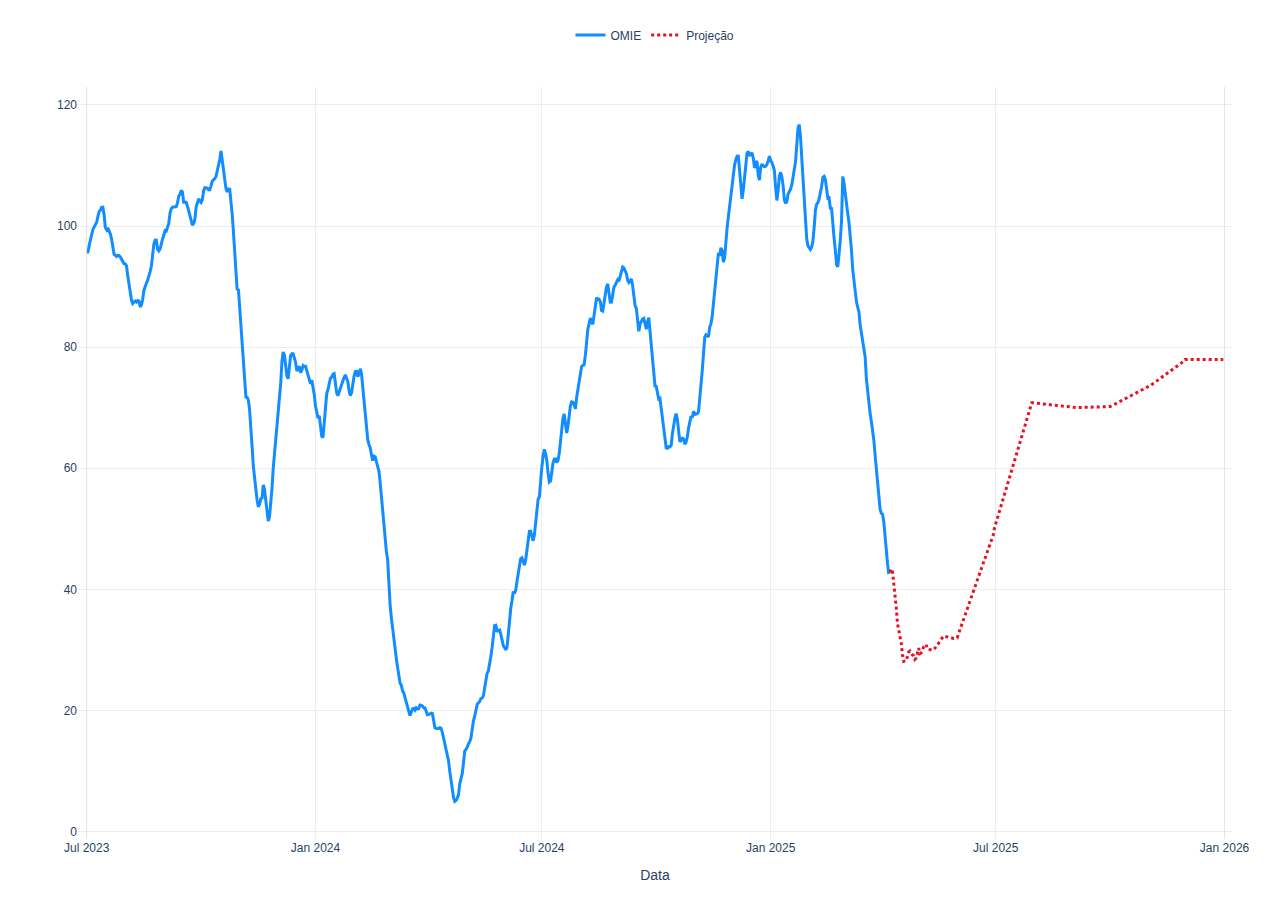
<file: grafico_omie_proj_traco_curto.html>
<html>
<head><meta charset="utf-8" /></head>
<body>
    <div>                        <script type="text/javascript">window.PlotlyConfig = {MathJaxConfig: 'local'};</script>
        <script src="https://cdn.plot.ly/plotly-2.4.1.min.js"></script>                <div id="1c16a4e8-53ed-4137-be94-5b4af797d3d6" class="plotly-graph-div" style="height:100%; width:100%;"></div>            <script type="text/javascript">                                    window.PLOTLYENV=window.PLOTLYENV || {};                                    if (document.getElementById("1c16a4e8-53ed-4137-be94-5b4af797d3d6")) {                    Plotly.newPlot(                        "1c16a4e8-53ed-4137-be94-5b4af797d3d6",                        [{"hovertemplate":"Data: %{x|%d-%m-%Y}<br>OMIE: %{y:.2f} €<extra></extra>","line":{"color":"#118DFF","width":3},"mode":"lines","name":"OMIE","type":"scatter","x":["2023-06-24T00:00:00","2023-06-25T00:00:00","2023-06-26T00:00:00","2023-06-27T00:00:00","2023-06-28T00:00:00","2023-06-29T00:00:00","2023-06-30T00:00:00","2023-07-01T00:00:00","2023-07-02T00:00:00","2023-07-03T00:00:00","2023-07-04T00:00:00","2023-07-05T00:00:00","2023-07-06T00:00:00","2023-07-07T00:00:00","2023-07-08T00:00:00","2023-07-09T00:00:00","2023-07-10T00:00:00","2023-07-11T00:00:00","2023-07-12T00:00:00","2023-07-13T00:00:00","2023-07-14T00:00:00","2023-07-15T00:00:00","2023-07-16T00:00:00","2023-07-17T00:00:00","2023-07-18T00:00:00","2023-07-19T00:00:00","2023-07-20T00:00:00","2023-07-21T00:00:00","2023-07-22T00:00:00","2023-07-23T00:00:00","2023-07-24T00:00:00","2023-07-25T00:00:00","2023-07-26T00:00:00","2023-07-27T00:00:00","2023-07-28T00:00:00","2023-07-29T00:00:00","2023-07-30T00:00:00","2023-07-31T00:00:00","2023-08-01T00:00:00","2023-08-02T00:00:00","2023-08-03T00:00:00","2023-08-04T00:00:00","2023-08-05T00:00:00","2023-08-06T00:00:00","2023-08-07T00:00:00","2023-08-08T00:00:00","2023-08-09T00:00:00","2023-08-10T00:00:00","2023-08-11T00:00:00","2023-08-12T00:00:00","2023-08-13T00:00:00","2023-08-14T00:00:00","2023-08-15T00:00:00","2023-08-16T00:00:00","2023-08-17T00:00:00","2023-08-18T00:00:00","2023-08-19T00:00:00","2023-08-20T00:00:00","2023-08-21T00:00:00","2023-08-22T00:00:00","2023-08-23T00:00:00","2023-08-24T00:00:00","2023-08-25T00:00:00","2023-08-26T00:00:00","2023-08-27T00:00:00","2023-08-28T00:00:00","2023-08-29T00:00:00","2023-08-30T00:00:00","2023-08-31T00:00:00","2023-09-01T00:00:00","2023-09-02T00:00:00","2023-09-03T00:00:00","2023-09-04T00:00:00","2023-09-05T00:00:00","2023-09-06T00:00:00","2023-09-07T00:00:00","2023-09-08T00:00:00","2023-09-09T00:00:00","2023-09-10T00:00:00","2023-09-11T00:00:00","2023-09-12T00:00:00","2023-09-13T00:00:00","2023-09-14T00:00:00","2023-09-15T00:00:00","2023-09-16T00:00:00","2023-09-17T00:00:00","2023-09-18T00:00:00","2023-09-19T00:00:00","2023-09-20T00:00:00","2023-09-21T00:00:00","2023-09-22T00:00:00","2023-09-23T00:00:00","2023-09-24T00:00:00","2023-09-25T00:00:00","2023-09-26T00:00:00","2023-09-27T00:00:00","2023-09-28T00:00:00","2023-09-29T00:00:00","2023-09-30T00:00:00","2023-10-01T00:00:00","2023-10-02T00:00:00","2023-10-03T00:00:00","2023-10-04T00:00:00","2023-10-05T00:00:00","2023-10-06T00:00:00","2023-10-07T00:00:00","2023-10-08T00:00:00","2023-10-09T00:00:00","2023-10-10T00:00:00","2023-10-11T00:00:00","2023-10-12T00:00:00","2023-10-13T00:00:00","2023-10-14T00:00:00","2023-10-15T00:00:00","2023-10-16T00:00:00","2023-10-17T00:00:00","2023-10-18T00:00:00","2023-10-19T00:00:00","2023-10-20T00:00:00","2023-10-21T00:00:00","2023-10-22T00:00:00","2023-10-23T00:00:00","2023-10-24T00:00:00","2023-10-25T00:00:00","2023-10-26T00:00:00","2023-10-27T00:00:00","2023-10-28T00:00:00","2023-10-29T00:00:00","2023-10-30T00:00:00","2023-10-31T00:00:00","2023-11-01T00:00:00","2023-11-02T00:00:00","2023-11-03T00:00:00","2023-11-04T00:00:00","2023-11-05T00:00:00","2023-11-06T00:00:00","2023-11-07T00:00:00","2023-11-08T00:00:00","2023-11-09T00:00:00","2023-11-10T00:00:00","2023-11-11T00:00:00","2023-11-12T00:00:00","2023-11-13T00:00:00","2023-11-14T00:00:00","2023-11-15T00:00:00","2023-11-16T00:00:00","2023-11-17T00:00:00","2023-11-18T00:00:00","2023-11-19T00:00:00","2023-11-20T00:00:00","2023-11-21T00:00:00","2023-11-22T00:00:00","2023-11-23T00:00:00","2023-11-24T00:00:00","2023-11-25T00:00:00","2023-11-26T00:00:00","2023-11-27T00:00:00","2023-11-28T00:00:00","2023-11-29T00:00:00","2023-11-30T00:00:00","2023-12-01T00:00:00","2023-12-02T00:00:00","2023-12-03T00:00:00","2023-12-04T00:00:00","2023-12-05T00:00:00","2023-12-06T00:00:00","2023-12-07T00:00:00","2023-12-08T00:00:00","2023-12-09T00:00:00","2023-12-10T00:00:00","2023-12-11T00:00:00","2023-12-12T00:00:00","2023-12-13T00:00:00","2023-12-14T00:00:00","2023-12-15T00:00:00","2023-12-16T00:00:00","2023-12-17T00:00:00","2023-12-18T00:00:00","2023-12-19T00:00:00","2023-12-20T00:00:00","2023-12-21T00:00:00","2023-12-22T00:00:00","2023-12-23T00:00:00","2023-12-24T00:00:00","2023-12-25T00:00:00","2023-12-26T00:00:00","2023-12-27T00:00:00","2023-12-28T00:00:00","2023-12-29T00:00:00","2023-12-30T00:00:00","2023-12-31T00:00:00","2024-01-01T00:00:00","2024-01-02T00:00:00","2024-01-03T00:00:00","2024-01-04T00:00:00","2024-01-05T00:00:00","2024-01-06T00:00:00","2024-01-07T00:00:00","2024-01-08T00:00:00","2024-01-09T00:00:00","2024-01-10T00:00:00","2024-01-11T00:00:00","2024-01-12T00:00:00","2024-01-13T00:00:00","2024-01-14T00:00:00","2024-01-15T00:00:00","2024-01-16T00:00:00","2024-01-17T00:00:00","2024-01-18T00:00:00","2024-01-19T00:00:00","2024-01-20T00:00:00","2024-01-21T00:00:00","2024-01-22T00:00:00","2024-01-23T00:00:00","2024-01-24T00:00:00","2024-01-25T00:00:00","2024-01-26T00:00:00","2024-01-27T00:00:00","2024-01-28T00:00:00","2024-01-29T00:00:00","2024-01-30T00:00:00","2024-01-31T00:00:00","2024-02-01T00:00:00","2024-02-02T00:00:00","2024-02-03T00:00:00","2024-02-04T00:00:00","2024-02-05T00:00:00","2024-02-06T00:00:00","2024-02-07T00:00:00","2024-02-08T00:00:00","2024-02-09T00:00:00","2024-02-10T00:00:00","2024-02-11T00:00:00","2024-02-12T00:00:00","2024-02-13T00:00:00","2024-02-14T00:00:00","2024-02-15T00:00:00","2024-02-16T00:00:00","2024-02-17T00:00:00","2024-02-18T00:00:00","2024-02-19T00:00:00","2024-02-20T00:00:00","2024-02-21T00:00:00","2024-02-22T00:00:00","2024-02-23T00:00:00","2024-02-24T00:00:00","2024-02-25T00:00:00","2024-02-26T00:00:00","2024-02-27T00:00:00","2024-02-28T00:00:00","2024-02-29T00:00:00","2024-03-01T00:00:00","2024-03-02T00:00:00","2024-03-03T00:00:00","2024-03-04T00:00:00","2024-03-05T00:00:00","2024-03-06T00:00:00","2024-03-07T00:00:00","2024-03-08T00:00:00","2024-03-09T00:00:00","2024-03-10T00:00:00","2024-03-11T00:00:00","2024-03-12T00:00:00","2024-03-13T00:00:00","2024-03-14T00:00:00","2024-03-15T00:00:00","2024-03-16T00:00:00","2024-03-17T00:00:00","2024-03-18T00:00:00","2024-03-19T00:00:00","2024-03-20T00:00:00","2024-03-21T00:00:00","2024-03-22T00:00:00","2024-03-23T00:00:00","2024-03-24T00:00:00","2024-03-25T00:00:00","2024-03-26T00:00:00","2024-03-27T00:00:00","2024-03-28T00:00:00","2024-03-29T00:00:00","2024-03-30T00:00:00","2024-03-31T00:00:00","2024-04-01T00:00:00","2024-04-02T00:00:00","2024-04-03T00:00:00","2024-04-04T00:00:00","2024-04-05T00:00:00","2024-04-06T00:00:00","2024-04-07T00:00:00","2024-04-08T00:00:00","2024-04-09T00:00:00","2024-04-10T00:00:00","2024-04-11T00:00:00","2024-04-12T00:00:00","2024-04-13T00:00:00","2024-04-14T00:00:00","2024-04-15T00:00:00","2024-04-16T00:00:00","2024-04-17T00:00:00","2024-04-18T00:00:00","2024-04-19T00:00:00","2024-04-20T00:00:00","2024-04-21T00:00:00","2024-04-22T00:00:00","2024-04-23T00:00:00","2024-04-24T00:00:00","2024-04-25T00:00:00","2024-04-26T00:00:00","2024-04-27T00:00:00","2024-04-28T00:00:00","2024-04-29T00:00:00","2024-04-30T00:00:00","2024-05-01T00:00:00","2024-05-02T00:00:00","2024-05-03T00:00:00","2024-05-04T00:00:00","2024-05-05T00:00:00","2024-05-06T00:00:00","2024-05-07T00:00:00","2024-05-08T00:00:00","2024-05-09T00:00:00","2024-05-10T00:00:00","2024-05-11T00:00:00","2024-05-12T00:00:00","2024-05-13T00:00:00","2024-05-14T00:00:00","2024-05-15T00:00:00","2024-05-16T00:00:00","2024-05-17T00:00:00","2024-05-18T00:00:00","2024-05-19T00:00:00","2024-05-20T00:00:00","2024-05-21T00:00:00","2024-05-22T00:00:00","2024-05-23T00:00:00","2024-05-24T00:00:00","2024-05-25T00:00:00","2024-05-26T00:00:00","2024-05-27T00:00:00","2024-05-28T00:00:00","2024-05-29T00:00:00","2024-05-30T00:00:00","2024-05-31T00:00:00","2024-06-01T00:00:00","2024-06-02T00:00:00","2024-06-03T00:00:00","2024-06-04T00:00:00","2024-06-05T00:00:00","2024-06-06T00:00:00","2024-06-07T00:00:00","2024-06-08T00:00:00","2024-06-09T00:00:00","2024-06-10T00:00:00","2024-06-11T00:00:00","2024-06-12T00:00:00","2024-06-13T00:00:00","2024-06-14T00:00:00","2024-06-15T00:00:00","2024-06-16T00:00:00","2024-06-17T00:00:00","2024-06-18T00:00:00","2024-06-19T00:00:00","2024-06-20T00:00:00","2024-06-21T00:00:00","2024-06-22T00:00:00","2024-06-23T00:00:00","2024-06-24T00:00:00","2024-06-25T00:00:00","2024-06-26T00:00:00","2024-06-27T00:00:00","2024-06-28T00:00:00","2024-06-29T00:00:00","2024-06-30T00:00:00","2024-07-01T00:00:00","2024-07-02T00:00:00","2024-07-03T00:00:00","2024-07-04T00:00:00","2024-07-05T00:00:00","2024-07-06T00:00:00","2024-07-07T00:00:00","2024-07-08T00:00:00","2024-07-09T00:00:00","2024-07-10T00:00:00","2024-07-11T00:00:00","2024-07-12T00:00:00","2024-07-13T00:00:00","2024-07-14T00:00:00","2024-07-15T00:00:00","2024-07-16T00:00:00","2024-07-17T00:00:00","2024-07-18T00:00:00","2024-07-19T00:00:00","2024-07-20T00:00:00","2024-07-21T00:00:00","2024-07-22T00:00:00","2024-07-23T00:00:00","2024-07-24T00:00:00","2024-07-25T00:00:00","2024-07-26T00:00:00","2024-07-27T00:00:00","2024-07-28T00:00:00","2024-07-29T00:00:00","2024-07-30T00:00:00","2024-07-31T00:00:00","2024-08-01T00:00:00","2024-08-02T00:00:00","2024-08-03T00:00:00","2024-08-04T00:00:00","2024-08-05T00:00:00","2024-08-06T00:00:00","2024-08-07T00:00:00","2024-08-08T00:00:00","2024-08-09T00:00:00","2024-08-10T00:00:00","2024-08-11T00:00:00","2024-08-12T00:00:00","2024-08-13T00:00:00","2024-08-14T00:00:00","2024-08-15T00:00:00","2024-08-16T00:00:00","2024-08-17T00:00:00","2024-08-18T00:00:00","2024-08-19T00:00:00","2024-08-20T00:00:00","2024-08-21T00:00:00","2024-08-22T00:00:00","2024-08-23T00:00:00","2024-08-24T00:00:00","2024-08-25T00:00:00","2024-08-26T00:00:00","2024-08-27T00:00:00","2024-08-28T00:00:00","2024-08-29T00:00:00","2024-08-30T00:00:00","2024-08-31T00:00:00","2024-09-01T00:00:00","2024-09-02T00:00:00","2024-09-03T00:00:00","2024-09-04T00:00:00","2024-09-05T00:00:00","2024-09-06T00:00:00","2024-09-07T00:00:00","2024-09-08T00:00:00","2024-09-09T00:00:00","2024-09-10T00:00:00","2024-09-11T00:00:00","2024-09-12T00:00:00","2024-09-13T00:00:00","2024-09-14T00:00:00","2024-09-15T00:00:00","2024-09-16T00:00:00","2024-09-17T00:00:00","2024-09-18T00:00:00","2024-09-19T00:00:00","2024-09-20T00:00:00","2024-09-21T00:00:00","2024-09-22T00:00:00","2024-09-23T00:00:00","2024-09-24T00:00:00","2024-09-25T00:00:00","2024-09-26T00:00:00","2024-09-27T00:00:00","2024-09-28T00:00:00","2024-09-29T00:00:00","2024-09-30T00:00:00","2024-10-01T00:00:00","2024-10-02T00:00:00","2024-10-03T00:00:00","2024-10-04T00:00:00","2024-10-05T00:00:00","2024-10-06T00:00:00","2024-10-07T00:00:00","2024-10-08T00:00:00","2024-10-09T00:00:00","2024-10-10T00:00:00","2024-10-11T00:00:00","2024-10-12T00:00:00","2024-10-13T00:00:00","2024-10-14T00:00:00","2024-10-15T00:00:00","2024-10-16T00:00:00","2024-10-17T00:00:00","2024-10-18T00:00:00","2024-10-19T00:00:00","2024-10-20T00:00:00","2024-10-21T00:00:00","2024-10-22T00:00:00","2024-10-23T00:00:00","2024-10-24T00:00:00","2024-10-25T00:00:00","2024-10-26T00:00:00","2024-10-27T00:00:00","2024-10-28T00:00:00","2024-10-29T00:00:00","2024-10-30T00:00:00","2024-10-31T00:00:00","2024-11-01T00:00:00","2024-11-02T00:00:00","2024-11-03T00:00:00","2024-11-04T00:00:00","2024-11-05T00:00:00","2024-11-06T00:00:00","2024-11-07T00:00:00","2024-11-08T00:00:00","2024-11-09T00:00:00","2024-11-10T00:00:00","2024-11-11T00:00:00","2024-11-12T00:00:00","2024-11-13T00:00:00","2024-11-14T00:00:00","2024-11-15T00:00:00","2024-11-16T00:00:00","2024-11-17T00:00:00","2024-11-18T00:00:00","2024-11-19T00:00:00","2024-11-20T00:00:00","2024-11-21T00:00:00","2024-11-22T00:00:00","2024-11-23T00:00:00","2024-11-24T00:00:00","2024-11-25T00:00:00","2024-11-26T00:00:00","2024-11-27T00:00:00","2024-11-28T00:00:00","2024-11-29T00:00:00","2024-11-30T00:00:00","2024-12-01T00:00:00","2024-12-02T00:00:00","2024-12-03T00:00:00","2024-12-04T00:00:00","2024-12-05T00:00:00","2024-12-06T00:00:00","2024-12-07T00:00:00","2024-12-08T00:00:00","2024-12-09T00:00:00","2024-12-10T00:00:00","2024-12-11T00:00:00","2024-12-12T00:00:00","2024-12-13T00:00:00","2024-12-14T00:00:00","2024-12-15T00:00:00","2024-12-16T00:00:00","2024-12-17T00:00:00","2024-12-18T00:00:00","2024-12-19T00:00:00","2024-12-20T00:00:00","2024-12-21T00:00:00","2024-12-22T00:00:00","2024-12-23T00:00:00","2024-12-24T00:00:00","2024-12-25T00:00:00","2024-12-26T00:00:00","2024-12-27T00:00:00","2024-12-28T00:00:00","2024-12-29T00:00:00","2024-12-30T00:00:00","2024-12-31T00:00:00","2025-01-01T00:00:00","2025-01-02T00:00:00","2025-01-03T00:00:00","2025-01-04T00:00:00","2025-01-05T00:00:00","2025-01-06T00:00:00","2025-01-07T00:00:00","2025-01-08T00:00:00","2025-01-09T00:00:00","2025-01-10T00:00:00","2025-01-11T00:00:00","2025-01-12T00:00:00","2025-01-13T00:00:00","2025-01-14T00:00:00","2025-01-15T00:00:00","2025-01-16T00:00:00","2025-01-17T00:00:00","2025-01-18T00:00:00","2025-01-19T00:00:00","2025-01-20T00:00:00","2025-01-21T00:00:00","2025-01-22T00:00:00","2025-01-23T00:00:00","2025-01-24T00:00:00","2025-01-25T00:00:00","2025-01-26T00:00:00","2025-01-27T00:00:00","2025-01-28T00:00:00","2025-01-29T00:00:00","2025-01-30T00:00:00","2025-01-31T00:00:00","2025-02-01T00:00:00","2025-02-02T00:00:00","2025-02-03T00:00:00","2025-02-04T00:00:00","2025-02-05T00:00:00","2025-02-06T00:00:00","2025-02-07T00:00:00","2025-02-08T00:00:00","2025-02-09T00:00:00","2025-02-10T00:00:00","2025-02-11T00:00:00","2025-02-12T00:00:00","2025-02-13T00:00:00","2025-02-14T00:00:00","2025-02-15T00:00:00","2025-02-16T00:00:00","2025-02-17T00:00:00","2025-02-18T00:00:00","2025-02-19T00:00:00","2025-02-20T00:00:00","2025-02-21T00:00:00","2025-02-22T00:00:00","2025-02-23T00:00:00","2025-02-24T00:00:00","2025-02-25T00:00:00","2025-02-26T00:00:00","2025-02-27T00:00:00","2025-02-28T00:00:00","2025-03-01T00:00:00","2025-03-02T00:00:00","2025-03-03T00:00:00","2025-03-04T00:00:00","2025-03-05T00:00:00","2025-03-06T00:00:00","2025-03-07T00:00:00","2025-03-08T00:00:00","2025-03-09T00:00:00","2025-03-10T00:00:00","2025-03-11T00:00:00","2025-03-12T00:00:00","2025-03-13T00:00:00","2025-03-14T00:00:00","2025-03-15T00:00:00","2025-03-16T00:00:00","2025-03-17T00:00:00","2025-03-18T00:00:00","2025-03-19T00:00:00","2025-03-20T00:00:00","2025-03-21T00:00:00","2025-03-22T00:00:00","2025-03-23T00:00:00","2025-03-24T00:00:00","2025-03-25T00:00:00","2025-03-26T00:00:00","2025-03-27T00:00:00","2025-03-28T00:00:00","2025-03-29T00:00:00","2025-03-30T00:00:00","2025-03-31T00:00:00","2025-04-01T00:00:00","2025-04-02T00:00:00","2025-04-03T00:00:00","2025-04-04T00:00:00","2025-04-05T00:00:00","2025-04-06T00:00:00","2025-04-07T00:00:00","2025-04-08T00:00:00","2025-04-09T00:00:00","2025-04-10T00:00:00","2025-04-11T00:00:00","2025-04-12T00:00:00","2025-04-13T00:00:00","2025-04-14T00:00:00","2025-04-15T00:00:00","2025-04-16T00:00:00","2025-04-17T00:00:00","2025-04-18T00:00:00","2025-04-19T00:00:00","2025-04-20T00:00:00","2025-04-21T00:00:00","2025-04-22T00:00:00","2025-04-23T00:00:00","2025-04-24T00:00:00","2025-04-25T00:00:00","2025-04-26T00:00:00","2025-04-27T00:00:00","2025-04-28T00:00:00","2025-04-29T00:00:00","2025-04-30T00:00:00","2025-05-01T00:00:00","2025-05-02T00:00:00","2025-05-03T00:00:00","2025-05-04T00:00:00","2025-05-05T00:00:00","2025-05-06T00:00:00","2025-05-07T00:00:00","2025-05-08T00:00:00","2025-05-09T00:00:00","2025-05-10T00:00:00","2025-05-11T00:00:00","2025-05-12T00:00:00","2025-05-13T00:00:00","2025-05-14T00:00:00","2025-05-15T00:00:00","2025-05-16T00:00:00","2025-05-17T00:00:00","2025-05-18T00:00:00","2025-05-19T00:00:00","2025-05-20T00:00:00","2025-05-21T00:00:00","2025-05-22T00:00:00","2025-05-23T00:00:00","2025-05-24T00:00:00","2025-05-25T00:00:00","2025-05-26T00:00:00","2025-05-27T00:00:00","2025-05-28T00:00:00","2025-05-29T00:00:00","2025-05-30T00:00:00","2025-05-31T00:00:00","2025-06-01T00:00:00","2025-06-02T00:00:00","2025-06-03T00:00:00","2025-06-04T00:00:00","2025-06-05T00:00:00","2025-06-06T00:00:00","2025-06-07T00:00:00","2025-06-08T00:00:00","2025-06-09T00:00:00","2025-06-10T00:00:00","2025-06-11T00:00:00","2025-06-12T00:00:00","2025-06-13T00:00:00","2025-06-14T00:00:00","2025-06-15T00:00:00","2025-06-16T00:00:00","2025-06-17T00:00:00","2025-06-18T00:00:00","2025-06-19T00:00:00","2025-06-20T00:00:00","2025-06-21T00:00:00","2025-06-22T00:00:00","2025-06-23T00:00:00","2025-06-24T00:00:00","2025-06-25T00:00:00","2025-06-26T00:00:00","2025-06-27T00:00:00","2025-06-28T00:00:00","2025-06-29T00:00:00","2025-06-30T00:00:00","2025-07-01T00:00:00","2025-07-02T00:00:00","2025-07-03T00:00:00","2025-07-04T00:00:00","2025-07-05T00:00:00","2025-07-06T00:00:00","2025-07-07T00:00:00","2025-07-08T00:00:00","2025-07-09T00:00:00","2025-07-10T00:00:00","2025-07-11T00:00:00","2025-07-12T00:00:00","2025-07-13T00:00:00","2025-07-14T00:00:00","2025-07-15T00:00:00","2025-07-16T00:00:00","2025-07-17T00:00:00","2025-07-18T00:00:00","2025-07-19T00:00:00","2025-07-20T00:00:00","2025-07-21T00:00:00","2025-07-22T00:00:00","2025-07-23T00:00:00","2025-07-24T00:00:00","2025-07-25T00:00:00","2025-07-26T00:00:00","2025-07-27T00:00:00","2025-07-28T00:00:00","2025-07-29T00:00:00","2025-07-30T00:00:00","2025-07-31T00:00:00","2025-08-01T00:00:00","2025-08-02T00:00:00","2025-08-03T00:00:00","2025-08-04T00:00:00","2025-08-05T00:00:00","2025-08-06T00:00:00","2025-08-07T00:00:00","2025-08-08T00:00:00","2025-08-09T00:00:00","2025-08-10T00:00:00","2025-08-11T00:00:00","2025-08-12T00:00:00","2025-08-13T00:00:00","2025-08-14T00:00:00","2025-08-15T00:00:00","2025-08-16T00:00:00","2025-08-17T00:00:00","2025-08-18T00:00:00","2025-08-19T00:00:00","2025-08-20T00:00:00","2025-08-21T00:00:00","2025-08-22T00:00:00","2025-08-23T00:00:00","2025-08-24T00:00:00","2025-08-25T00:00:00","2025-08-26T00:00:00","2025-08-27T00:00:00","2025-08-28T00:00:00","2025-08-29T00:00:00","2025-08-30T00:00:00","2025-08-31T00:00:00","2025-09-01T00:00:00","2025-09-02T00:00:00","2025-09-03T00:00:00","2025-09-04T00:00:00","2025-09-05T00:00:00","2025-09-06T00:00:00","2025-09-07T00:00:00","2025-09-08T00:00:00","2025-09-09T00:00:00","2025-09-10T00:00:00","2025-09-11T00:00:00","2025-09-12T00:00:00","2025-09-13T00:00:00","2025-09-14T00:00:00","2025-09-15T00:00:00","2025-09-16T00:00:00","2025-09-17T00:00:00","2025-09-18T00:00:00","2025-09-19T00:00:00","2025-09-20T00:00:00","2025-09-21T00:00:00","2025-09-22T00:00:00","2025-09-23T00:00:00","2025-09-24T00:00:00","2025-09-25T00:00:00","2025-09-26T00:00:00","2025-09-27T00:00:00","2025-09-28T00:00:00","2025-09-29T00:00:00","2025-09-30T00:00:00","2025-10-01T00:00:00","2025-10-02T00:00:00","2025-10-03T00:00:00","2025-10-04T00:00:00","2025-10-05T00:00:00","2025-10-06T00:00:00","2025-10-07T00:00:00","2025-10-08T00:00:00","2025-10-09T00:00:00","2025-10-10T00:00:00","2025-10-11T00:00:00","2025-10-12T00:00:00","2025-10-13T00:00:00","2025-10-14T00:00:00","2025-10-15T00:00:00","2025-10-16T00:00:00","2025-10-17T00:00:00","2025-10-18T00:00:00","2025-10-19T00:00:00","2025-10-20T00:00:00","2025-10-21T00:00:00","2025-10-22T00:00:00","2025-10-23T00:00:00","2025-10-24T00:00:00","2025-10-25T00:00:00","2025-10-26T00:00:00","2025-10-27T00:00:00","2025-10-28T00:00:00","2025-10-29T00:00:00","2025-10-30T00:00:00","2025-10-31T00:00:00","2025-11-01T00:00:00","2025-11-02T00:00:00","2025-11-03T00:00:00","2025-11-04T00:00:00","2025-11-05T00:00:00","2025-11-06T00:00:00","2025-11-07T00:00:00","2025-11-08T00:00:00","2025-11-09T00:00:00","2025-11-10T00:00:00","2025-11-11T00:00:00","2025-11-12T00:00:00","2025-11-13T00:00:00","2025-11-14T00:00:00","2025-11-15T00:00:00","2025-11-16T00:00:00","2025-11-17T00:00:00","2025-11-18T00:00:00","2025-11-19T00:00:00","2025-11-20T00:00:00","2025-11-21T00:00:00","2025-11-22T00:00:00","2025-11-23T00:00:00","2025-11-24T00:00:00","2025-11-25T00:00:00","2025-11-26T00:00:00","2025-11-27T00:00:00","2025-11-28T00:00:00","2025-11-29T00:00:00","2025-11-30T00:00:00","2025-12-01T00:00:00","2025-12-02T00:00:00","2025-12-03T00:00:00","2025-12-04T00:00:00","2025-12-05T00:00:00","2025-12-06T00:00:00","2025-12-07T00:00:00","2025-12-08T00:00:00","2025-12-09T00:00:00","2025-12-10T00:00:00","2025-12-11T00:00:00","2025-12-12T00:00:00","2025-12-13T00:00:00","2025-12-14T00:00:00","2025-12-15T00:00:00","2025-12-16T00:00:00","2025-12-17T00:00:00","2025-12-18T00:00:00","2025-12-19T00:00:00","2025-12-20T00:00:00","2025-12-21T00:00:00","2025-12-22T00:00:00","2025-12-23T00:00:00","2025-12-24T00:00:00","2025-12-25T00:00:00","2025-12-26T00:00:00","2025-12-27T00:00:00","2025-12-28T00:00:00","2025-12-29T00:00:00","2025-12-30T00:00:00","2025-12-31T00:00:00","2026-01-01T00:00:00","2026-01-02T00:00:00","2026-01-03T00:00:00","2026-01-04T00:00:00","2026-01-05T00:00:00","2026-01-06T00:00:00","2026-01-07T00:00:00"],"y":[null,null,null,null,null,null,null,95.719,95.71572222222224,96.77465277777776,97.94291666666668,98.6119027777778,99.4451527777778,99.92704166666668,100.26429166666668,100.62498611111114,101.55581944444442,102.40293055555556,102.62711111111112,103.0774861111111,103.1103611111111,101.85015277777777,99.7594722222222,99.3863611111111,99.70468055555556,99.28779166666664,98.69118055555556,97.85538888888888,96.86668055555556,95.32891666666669,95.20143055555556,94.977125,95.1609722222222,95.12698611111112,94.90288888888888,94.52259722222225,93.95759722222222,93.80065860215052,93.75225806451614,93.44220430107526,91.77775537634407,90.41372311827956,89.64560483870966,87.77385752688173,87.2078494623656,87.37899193548388,87.62833333333334,87.45336021505376,87.70142473118281,87.60880376344086,86.6593817204301,86.9904435483871,87.8725,89.36809139784948,90.21923387096774,90.55471774193548,91.05362903225809,91.66530913978494,92.47258064516129,93.39185483870963,95.66592741935484,97.00561827956987,97.67125,97.65825268817204,96.14516129032256,95.90435483870968,96.23774193548384,97.18698924731184,97.8808870967742,98.47783602150538,99.26694892473118,99.17384408602152,99.73399193548389,100.42487903225808,102.1452553763441,102.87041666666669,103.11823924731183,103.14116935483872,103.08458333333331,103.21188172043009,103.81385752688172,104.91955645161292,105.2305107526882,105.88334677419358,105.6287365591398,103.96205645161292,103.97090053763444,103.93393817204304,103.28208333333336,102.4913978494624,101.88411290322584,101.10060483870969,100.14646505376344,100.4005510752688,101.09400537634409,103.14282258064516,103.94004032258064,104.48299731182796,104.15829166666668,103.90373611111112,104.34523611111112,105.79855555555557,106.32597222222222,106.31724999999996,106.25856944444445,106.00493055555556,106.00861111111112,106.68669444444444,107.42356944444444,107.64784722222224,107.82931944444448,108.20333333333332,109.12686111111113,109.68534722222223,110.98341666666668,112.39831944444448,110.78576388888892,109.4282777777778,107.13262500000005,106.17554166666667,105.63179166666669,106.11234722222224,106.10401388888891,104.38879166666668,101.9731527777778,99.02098611111111,95.38029166666668,91.69449375866856,89.44178918169213,89.59707382550336,86.56371812080539,83.00005369127518,79.76790604026846,76.4766979865772,73.30246979865774,71.77461744966443,71.73013422818792,71.2546845637584,69.6294899328859,67.28339597315438,63.56140939597317,60.360120805369135,58.09479194630872,55.95653691275168,54.75497986577182,53.62853691275168,54.0521610738255,54.96765100671141,55.07387919463086,57.26606711409395,56.49661744966441,54.68579865771811,52.35522147651008,51.25638926174497,51.9443355704698,54.08473825503356,56.66385234899329,59.980617449664415,62.36870967741935,63.38331944444444,66.43351388888887,69.03520833333332,71.45074999999999,74.0263611111111,77.59251388888886,79.19195833333332,78.68162499999998,76.42430555555555,75.23980555555555,74.79577777777777,77.05591666666666,78.60249999999999,78.89483333333332,78.89315277777777,78.19879166666666,77.45670833333332,76.04384722222221,76.40172222222222,76.85048611111111,75.7803611111111,76.20658333333333,76.94236111111111,76.77752777777778,76.82933333333334,75.98244444444444,75.17652777777778,74.29429166666667,73.94445833333333,74.56643055555556,73.43333333333334,72.1456317204301,70.24845430107527,68.89594086021505,68.28782258064516,68.6934005376344,67.23940860215055,65.28197580645161,65.07435483870967,67.80375,70.33255376344086,72.32317204301076,72.9984811827957,73.90930107526883,74.85887096774194,75.05502688172044,75.50211021505375,75.61521505376344,74.01801075268817,72.44618279569892,71.98733870967742,72.65217741935484,72.97912634408601,73.57716397849461,74.58615591397849,75.00790322580644,75.42336021505376,74.77119623655915,74.29611559139785,72.78564516129033,72.00056451612905,72.5104435483871,74.08716397849463,75.18381720430108,75.97594086021506,76.01870967741937,75.11970430107529,75.55568548387097,76.43876344086021,75.60885752688172,73.36780913978495,71.0071505376344,68.07030913978494,66.35388440860216,64.71950268817204,63.92127688172043,63.389112903225794,62.20319892473118,61.24266129032258,61.98302419354838,61.8755510752688,61.055913978494615,60.174018817204285,59.53521505376344,57.59489247311828,55.258413978494616,52.82176075268817,50.44384408602151,48.2232123655914,46.2210752688172,44.87225806451612,39.76008620689655,37.397514367816086,35.29487068965517,33.33679597701149,31.37818965517241,29.80729885057471,28.569324712643677,27.10501436781609,25.87794540229885,24.506106321839077,24.18639367816092,23.236063218390807,22.88083333333334,21.996048850574716,21.114281609195405,20.665704022988503,19.838951149425284,19.14875,19.590761494252877,20.239841954022992,20.325833333333332,20.04336206896552,20.416379310344823,20.252686781609192,20.28693965517241,20.87826149425287,20.828879310344828,20.72396551724138,20.410258620689653,20.414913793103445,19.874666666666663,19.281843876177657,19.30458950201884,19.38387617765814,19.542866756393,19.457496635262448,18.314266487214,17.152220726783312,17.0228532974428,16.98694481830417,17.015248990578733,17.13586810228802,17.032274562584117,16.348532974427993,15.441265141318976,14.571440107671604,13.437725437415882,12.51484522207268,11.657160161507402,9.883728129205922,8.291830417227455,6.6535666218035,5.584441453566622,4.972476446837147,5.123445491251682,5.491238223418575,6.142934051144009,7.880713324360696,8.679851951547775,9.593257065948851,11.347308209959625,13.273833333333336,13.570444444444446,13.90145833333334,14.475583333333342,14.832944444444454,15.461000000000013,17.05354166666668,18.288277777777783,19.00605555555557,20.162333333333343,20.986888888888892,21.241680555555565,21.48448611111112,21.948597222222237,22.0368888888889,22.459361111111114,23.54601388888889,25.21124999999999,26.14969444444444,26.522999999999996,27.50768055555555,28.963805555555545,30.38802777777777,32.20255555555555,34.01356944444444,34.073,33.01465277777778,33.20045833333333,33.27543055555556,32.60827777777778,31.636250000000004,30.69575268817205,30.375833333333336,29.99650537634409,30.36986559139785,32.895403225806454,35.39528225806452,36.83607526881721,38.127795698924736,39.65978494623656,39.2921370967742,39.8676747311828,41.2974059139785,42.46568548387098,43.99361559139785,45.07805107526882,45.201612903225815,44.64791666666667,44.0000806451613,44.86641129032258,46.49188172043012,48.30323924731183,49.59120967741936,49.62008064516129,48.48903225806451,48.01615591397848,48.95520161290322,51.29512096774194,53.1790188172043,54.85130376344086,55.25051075268818,58.20545833333335,60.16540277777779,61.98350000000001,63.11743055555557,62.42655555555557,61.27259722222224,59.23584722222224,57.74640277777778,57.90070833333335,59.49448611111113,60.85256944444446,61.52283333333335,61.550125000000016,60.96630555555557,61.29033333333332,62.45866666666665,64.79769444444445,66.86897222222223,68.27181944444445,68.96623611111113,67.62166666666667,65.80605555555556,66.94565277777778,69.14236111111111,70.34427777777778,70.95445833333333,70.88765277777777,70.47744444444443,69.82591666666666,71.74458333333332,73.12686111111108,74.17481182795697,75.67544354838708,76.78801075268815,76.97434139784944,77.08776881720429,78.62975806451614,80.9884811827957,82.95662634408602,83.8473252688172,84.79551075268817,84.2846505376344,83.7711693548387,85.27287634408601,87.01836021505376,88.1663306451613,87.87611559139785,87.92346774193548,87.56073924731182,86.04645161290323,85.96220430107526,87.41040322580646,89.01572580645161,89.96313172043011,90.4545564516129,89.28291666666668,87.43759408602149,87.45654569892473,88.43729838709676,89.88708333333332,90.26236559139784,90.77303763440858,91.13530913978492,90.88958333333332,91.61959677419354,92.5962634408602,93.22860215053764,93.07327956989248,92.4830376344086,92.1515994623656,91.05247311827958,90.68641129032258,90.98350806451614,91.258561827957,90.14362903225808,88.20217741935485,86.8643682795699,86.40095430107529,84.41912634408604,82.61669354838712,83.8339919354839,84.24376344086022,84.63818548387098,84.76384408602152,83.50047043010754,82.97611559139786,84.1723252688172,84.87841397849462,82.60374999999999,80.18057795698924,78.18942204301074,75.71327956989246,73.58506944444443,73.52699999999999,72.7144861111111,71.42590277777776,71.54118055555554,69.99780555555556,67.85620833333334,66.75354166666668,65.52954166666667,63.35423611111111,63.29318055555556,63.55963888888889,63.51481944444444,63.76973611111111,65.69623611111112,67.52355555555556,68.28949999999999,69.03076388888888,68.09905555555555,66.16156944444442,64.3464861111111,64.62468055555556,64.95498611111111,64.83541666666667,63.96094444444445,64.29629166666665,65.174875,66.66389736477117,67.64257975034675,68.63219140083217,68.3419972260749,69.39522147651007,68.88602684563757,68.89138255033558,68.99099328859062,69.32562416107383,71.24088590604028,74.25119463087248,76.10606711409393,78.91440268456374,81.6414899328859,82.02593288590604,81.81357046979865,81.69255033557049,83.3489798657718,83.85900671140938,85.08927516778523,87.12187919463088,89.1968322147651,91.5283489932886,94.18511409395975,95.5593288590604,95.0733154362416,96.40677852348992,95.95761073825504,94.060711409396,94.80457718120805,97.76547651006712,99.72740591397852,101.50653225806452,103.27096774193552,104.6471527777778,106.1510277777778,107.85544444444449,110.10873611111116,110.96431944444448,111.54152777777782,111.54825000000002,108.97104166666668,105.827875,104.49377777777778,105.94165277777776,108.00693055555554,110.68398611111112,112.03183333333332,112.32188888888888,111.59088888888886,111.86329166666664,112.11068055555556,111.28076388888888,109.60259722222222,110.2540972222222,110.76145833333334,108.39851388888889,107.60255555555555,109.72094444444444,110.23819444444445,109.9293472222222,109.83494444444445,109.9012222222222,110.16833333333332,110.75590277777776,111.55157258064516,110.79669354838708,110.4884139784946,109.91719086021504,109.1585887096774,106.33586021505376,104.22896505376345,105.8648252688172,108.26643817204298,108.8814516129032,108.16725806451612,106.71196236559138,104.37182795698922,103.74526881720428,104.04020161290322,105.26635752688172,105.67712365591402,106.10848118279571,106.7993548387097,108.17591397849463,109.1596505376344,110.61413978494625,113.34176075268816,116.24056451612904,116.75956989247312,114.79084677419353,111.28081989247308,107.63737903225804,103.88389784946236,101.07573924731182,97.89356182795696,96.73506720430106,96.45642473118278,96.14389784946236,96.5013440860215,97.5320833333333,99.78920698924728,102.60385752688168,103.6003494623656,103.85556451612904,104.51064516129034,105.3806989247312,106.56366935483874,108.0546370967742,108.20784946236562,107.67426075268818,106.03255376344086,104.59131720430108,104.6608870967742,102.94244623655916,102.91091397849463,101.00594086021503,98.05934139784944,96.03110215053762,93.6469623655914,93.26177419354836,95.01174731182796,97.61571236559138,100.83008064516127,108.16863095238097,107.05898809523808,104.99558035714286,103.73547619047618,102.04385416666666,100.6192113095238,98.49270833333334,96.0314136904762,92.79648809523808,90.6262648809524,88.80558035714287,87.52748511904761,86.59377976190476,85.81901785714284,83.61281249999998,82.16528273809523,81.13593749999998,79.22019345238094,78.39275297619047,74.75419642857142,72.4907738095238,71.15928571428572,69.0305505952381,67.71724702380953,66.51046130952382,64.60328869047619,62.18529761904762,59.77302083333333,56.68933035714287,54.898778735632185,53.24859527121002,52.57698519515478,52.39562584118438,51.13619111709287,48.665746971736205,45.92335127860027,44.24563930013458,42.53029609690444,null,null,null,null,null,null,null,null,null,null,null,null,null,null,null,null,null,null,null,null,null,null,null,null,null,null,null,null,null,null,null,null,null,null,null,null,null,null,null,null,null,null,null,null,null,null,null,null,null,null,null,null,null,null,null,null,null,null,null,null,null,null,null,null,null,null,null,null,null,null,null,null,null,null,null,null,null,null,null,null,null,null,null,null,null,null,null,null,null,null,null,null,null,null,null,null,null,null,null,null,null,null,null,null,null,null,null,null,null,null,null,null,null,null,null,null,null,null,null,null,null,null,null,null,null,null,null,null,null,null,null,null,null,null,null,null,null,null,null,null,null,null,null,null,null,null,null,null,null,null,null,null,null,null,null,null,null,null,null,null,null,null,null,null,null,null,null,null,null,null,null,null,null,null,null,null,null,null,null,null,null,null,null,null,null,null,null,null,null,null,null,null,null,null,null,null,null,null,null,null,null,null,null,null,null,null,null,null,null,null,null,null,null,null,null,null,null,null,null,null,null,null,null,null,null,null,null,null,null,null,null,null,null,null,null,null,null,null,null,null,null,null,null,null,null,null,null,null,null,null,null,null,null,null,null,null,null,null,null,null,null,null,null,null,null,null,null,null,null,null,null,null,null,null,null,null]},{"hovertemplate":"Data: %{x|%d-%m-%Y}<br>Projeção: %{y:.2f} €<extra></extra>","line":{"color":"#E81123","dash":"dot","width":3},"mode":"lines","name":"Projeção","type":"scatter","x":["2023-06-24T00:00:00","2023-06-25T00:00:00","2023-06-26T00:00:00","2023-06-27T00:00:00","2023-06-28T00:00:00","2023-06-29T00:00:00","2023-06-30T00:00:00","2023-07-01T00:00:00","2023-07-02T00:00:00","2023-07-03T00:00:00","2023-07-04T00:00:00","2023-07-05T00:00:00","2023-07-06T00:00:00","2023-07-07T00:00:00","2023-07-08T00:00:00","2023-07-09T00:00:00","2023-07-10T00:00:00","2023-07-11T00:00:00","2023-07-12T00:00:00","2023-07-13T00:00:00","2023-07-14T00:00:00","2023-07-15T00:00:00","2023-07-16T00:00:00","2023-07-17T00:00:00","2023-07-18T00:00:00","2023-07-19T00:00:00","2023-07-20T00:00:00","2023-07-21T00:00:00","2023-07-22T00:00:00","2023-07-23T00:00:00","2023-07-24T00:00:00","2023-07-25T00:00:00","2023-07-26T00:00:00","2023-07-27T00:00:00","2023-07-28T00:00:00","2023-07-29T00:00:00","2023-07-30T00:00:00","2023-07-31T00:00:00","2023-08-01T00:00:00","2023-08-02T00:00:00","2023-08-03T00:00:00","2023-08-04T00:00:00","2023-08-05T00:00:00","2023-08-06T00:00:00","2023-08-07T00:00:00","2023-08-08T00:00:00","2023-08-09T00:00:00","2023-08-10T00:00:00","2023-08-11T00:00:00","2023-08-12T00:00:00","2023-08-13T00:00:00","2023-08-14T00:00:00","2023-08-15T00:00:00","2023-08-16T00:00:00","2023-08-17T00:00:00","2023-08-18T00:00:00","2023-08-19T00:00:00","2023-08-20T00:00:00","2023-08-21T00:00:00","2023-08-22T00:00:00","2023-08-23T00:00:00","2023-08-24T00:00:00","2023-08-25T00:00:00","2023-08-26T00:00:00","2023-08-27T00:00:00","2023-08-28T00:00:00","2023-08-29T00:00:00","2023-08-30T00:00:00","2023-08-31T00:00:00","2023-09-01T00:00:00","2023-09-02T00:00:00","2023-09-03T00:00:00","2023-09-04T00:00:00","2023-09-05T00:00:00","2023-09-06T00:00:00","2023-09-07T00:00:00","2023-09-08T00:00:00","2023-09-09T00:00:00","2023-09-10T00:00:00","2023-09-11T00:00:00","2023-09-12T00:00:00","2023-09-13T00:00:00","2023-09-14T00:00:00","2023-09-15T00:00:00","2023-09-16T00:00:00","2023-09-17T00:00:00","2023-09-18T00:00:00","2023-09-19T00:00:00","2023-09-20T00:00:00","2023-09-21T00:00:00","2023-09-22T00:00:00","2023-09-23T00:00:00","2023-09-24T00:00:00","2023-09-25T00:00:00","2023-09-26T00:00:00","2023-09-27T00:00:00","2023-09-28T00:00:00","2023-09-29T00:00:00","2023-09-30T00:00:00","2023-10-01T00:00:00","2023-10-02T00:00:00","2023-10-03T00:00:00","2023-10-04T00:00:00","2023-10-05T00:00:00","2023-10-06T00:00:00","2023-10-07T00:00:00","2023-10-08T00:00:00","2023-10-09T00:00:00","2023-10-10T00:00:00","2023-10-11T00:00:00","2023-10-12T00:00:00","2023-10-13T00:00:00","2023-10-14T00:00:00","2023-10-15T00:00:00","2023-10-16T00:00:00","2023-10-17T00:00:00","2023-10-18T00:00:00","2023-10-19T00:00:00","2023-10-20T00:00:00","2023-10-21T00:00:00","2023-10-22T00:00:00","2023-10-23T00:00:00","2023-10-24T00:00:00","2023-10-25T00:00:00","2023-10-26T00:00:00","2023-10-27T00:00:00","2023-10-28T00:00:00","2023-10-29T00:00:00","2023-10-30T00:00:00","2023-10-31T00:00:00","2023-11-01T00:00:00","2023-11-02T00:00:00","2023-11-03T00:00:00","2023-11-04T00:00:00","2023-11-05T00:00:00","2023-11-06T00:00:00","2023-11-07T00:00:00","2023-11-08T00:00:00","2023-11-09T00:00:00","2023-11-10T00:00:00","2023-11-11T00:00:00","2023-11-12T00:00:00","2023-11-13T00:00:00","2023-11-14T00:00:00","2023-11-15T00:00:00","2023-11-16T00:00:00","2023-11-17T00:00:00","2023-11-18T00:00:00","2023-11-19T00:00:00","2023-11-20T00:00:00","2023-11-21T00:00:00","2023-11-22T00:00:00","2023-11-23T00:00:00","2023-11-24T00:00:00","2023-11-25T00:00:00","2023-11-26T00:00:00","2023-11-27T00:00:00","2023-11-28T00:00:00","2023-11-29T00:00:00","2023-11-30T00:00:00","2023-12-01T00:00:00","2023-12-02T00:00:00","2023-12-03T00:00:00","2023-12-04T00:00:00","2023-12-05T00:00:00","2023-12-06T00:00:00","2023-12-07T00:00:00","2023-12-08T00:00:00","2023-12-09T00:00:00","2023-12-10T00:00:00","2023-12-11T00:00:00","2023-12-12T00:00:00","2023-12-13T00:00:00","2023-12-14T00:00:00","2023-12-15T00:00:00","2023-12-16T00:00:00","2023-12-17T00:00:00","2023-12-18T00:00:00","2023-12-19T00:00:00","2023-12-20T00:00:00","2023-12-21T00:00:00","2023-12-22T00:00:00","2023-12-23T00:00:00","2023-12-24T00:00:00","2023-12-25T00:00:00","2023-12-26T00:00:00","2023-12-27T00:00:00","2023-12-28T00:00:00","2023-12-29T00:00:00","2023-12-30T00:00:00","2023-12-31T00:00:00","2024-01-01T00:00:00","2024-01-02T00:00:00","2024-01-03T00:00:00","2024-01-04T00:00:00","2024-01-05T00:00:00","2024-01-06T00:00:00","2024-01-07T00:00:00","2024-01-08T00:00:00","2024-01-09T00:00:00","2024-01-10T00:00:00","2024-01-11T00:00:00","2024-01-12T00:00:00","2024-01-13T00:00:00","2024-01-14T00:00:00","2024-01-15T00:00:00","2024-01-16T00:00:00","2024-01-17T00:00:00","2024-01-18T00:00:00","2024-01-19T00:00:00","2024-01-20T00:00:00","2024-01-21T00:00:00","2024-01-22T00:00:00","2024-01-23T00:00:00","2024-01-24T00:00:00","2024-01-25T00:00:00","2024-01-26T00:00:00","2024-01-27T00:00:00","2024-01-28T00:00:00","2024-01-29T00:00:00","2024-01-30T00:00:00","2024-01-31T00:00:00","2024-02-01T00:00:00","2024-02-02T00:00:00","2024-02-03T00:00:00","2024-02-04T00:00:00","2024-02-05T00:00:00","2024-02-06T00:00:00","2024-02-07T00:00:00","2024-02-08T00:00:00","2024-02-09T00:00:00","2024-02-10T00:00:00","2024-02-11T00:00:00","2024-02-12T00:00:00","2024-02-13T00:00:00","2024-02-14T00:00:00","2024-02-15T00:00:00","2024-02-16T00:00:00","2024-02-17T00:00:00","2024-02-18T00:00:00","2024-02-19T00:00:00","2024-02-20T00:00:00","2024-02-21T00:00:00","2024-02-22T00:00:00","2024-02-23T00:00:00","2024-02-24T00:00:00","2024-02-25T00:00:00","2024-02-26T00:00:00","2024-02-27T00:00:00","2024-02-28T00:00:00","2024-02-29T00:00:00","2024-03-01T00:00:00","2024-03-02T00:00:00","2024-03-03T00:00:00","2024-03-04T00:00:00","2024-03-05T00:00:00","2024-03-06T00:00:00","2024-03-07T00:00:00","2024-03-08T00:00:00","2024-03-09T00:00:00","2024-03-10T00:00:00","2024-03-11T00:00:00","2024-03-12T00:00:00","2024-03-13T00:00:00","2024-03-14T00:00:00","2024-03-15T00:00:00","2024-03-16T00:00:00","2024-03-17T00:00:00","2024-03-18T00:00:00","2024-03-19T00:00:00","2024-03-20T00:00:00","2024-03-21T00:00:00","2024-03-22T00:00:00","2024-03-23T00:00:00","2024-03-24T00:00:00","2024-03-25T00:00:00","2024-03-26T00:00:00","2024-03-27T00:00:00","2024-03-28T00:00:00","2024-03-29T00:00:00","2024-03-30T00:00:00","2024-03-31T00:00:00","2024-04-01T00:00:00","2024-04-02T00:00:00","2024-04-03T00:00:00","2024-04-04T00:00:00","2024-04-05T00:00:00","2024-04-06T00:00:00","2024-04-07T00:00:00","2024-04-08T00:00:00","2024-04-09T00:00:00","2024-04-10T00:00:00","2024-04-11T00:00:00","2024-04-12T00:00:00","2024-04-13T00:00:00","2024-04-14T00:00:00","2024-04-15T00:00:00","2024-04-16T00:00:00","2024-04-17T00:00:00","2024-04-18T00:00:00","2024-04-19T00:00:00","2024-04-20T00:00:00","2024-04-21T00:00:00","2024-04-22T00:00:00","2024-04-23T00:00:00","2024-04-24T00:00:00","2024-04-25T00:00:00","2024-04-26T00:00:00","2024-04-27T00:00:00","2024-04-28T00:00:00","2024-04-29T00:00:00","2024-04-30T00:00:00","2024-05-01T00:00:00","2024-05-02T00:00:00","2024-05-03T00:00:00","2024-05-04T00:00:00","2024-05-05T00:00:00","2024-05-06T00:00:00","2024-05-07T00:00:00","2024-05-08T00:00:00","2024-05-09T00:00:00","2024-05-10T00:00:00","2024-05-11T00:00:00","2024-05-12T00:00:00","2024-05-13T00:00:00","2024-05-14T00:00:00","2024-05-15T00:00:00","2024-05-16T00:00:00","2024-05-17T00:00:00","2024-05-18T00:00:00","2024-05-19T00:00:00","2024-05-20T00:00:00","2024-05-21T00:00:00","2024-05-22T00:00:00","2024-05-23T00:00:00","2024-05-24T00:00:00","2024-05-25T00:00:00","2024-05-26T00:00:00","2024-05-27T00:00:00","2024-05-28T00:00:00","2024-05-29T00:00:00","2024-05-30T00:00:00","2024-05-31T00:00:00","2024-06-01T00:00:00","2024-06-02T00:00:00","2024-06-03T00:00:00","2024-06-04T00:00:00","2024-06-05T00:00:00","2024-06-06T00:00:00","2024-06-07T00:00:00","2024-06-08T00:00:00","2024-06-09T00:00:00","2024-06-10T00:00:00","2024-06-11T00:00:00","2024-06-12T00:00:00","2024-06-13T00:00:00","2024-06-14T00:00:00","2024-06-15T00:00:00","2024-06-16T00:00:00","2024-06-17T00:00:00","2024-06-18T00:00:00","2024-06-19T00:00:00","2024-06-20T00:00:00","2024-06-21T00:00:00","2024-06-22T00:00:00","2024-06-23T00:00:00","2024-06-24T00:00:00","2024-06-25T00:00:00","2024-06-26T00:00:00","2024-06-27T00:00:00","2024-06-28T00:00:00","2024-06-29T00:00:00","2024-06-30T00:00:00","2024-07-01T00:00:00","2024-07-02T00:00:00","2024-07-03T00:00:00","2024-07-04T00:00:00","2024-07-05T00:00:00","2024-07-06T00:00:00","2024-07-07T00:00:00","2024-07-08T00:00:00","2024-07-09T00:00:00","2024-07-10T00:00:00","2024-07-11T00:00:00","2024-07-12T00:00:00","2024-07-13T00:00:00","2024-07-14T00:00:00","2024-07-15T00:00:00","2024-07-16T00:00:00","2024-07-17T00:00:00","2024-07-18T00:00:00","2024-07-19T00:00:00","2024-07-20T00:00:00","2024-07-21T00:00:00","2024-07-22T00:00:00","2024-07-23T00:00:00","2024-07-24T00:00:00","2024-07-25T00:00:00","2024-07-26T00:00:00","2024-07-27T00:00:00","2024-07-28T00:00:00","2024-07-29T00:00:00","2024-07-30T00:00:00","2024-07-31T00:00:00","2024-08-01T00:00:00","2024-08-02T00:00:00","2024-08-03T00:00:00","2024-08-04T00:00:00","2024-08-05T00:00:00","2024-08-06T00:00:00","2024-08-07T00:00:00","2024-08-08T00:00:00","2024-08-09T00:00:00","2024-08-10T00:00:00","2024-08-11T00:00:00","2024-08-12T00:00:00","2024-08-13T00:00:00","2024-08-14T00:00:00","2024-08-15T00:00:00","2024-08-16T00:00:00","2024-08-17T00:00:00","2024-08-18T00:00:00","2024-08-19T00:00:00","2024-08-20T00:00:00","2024-08-21T00:00:00","2024-08-22T00:00:00","2024-08-23T00:00:00","2024-08-24T00:00:00","2024-08-25T00:00:00","2024-08-26T00:00:00","2024-08-27T00:00:00","2024-08-28T00:00:00","2024-08-29T00:00:00","2024-08-30T00:00:00","2024-08-31T00:00:00","2024-09-01T00:00:00","2024-09-02T00:00:00","2024-09-03T00:00:00","2024-09-04T00:00:00","2024-09-05T00:00:00","2024-09-06T00:00:00","2024-09-07T00:00:00","2024-09-08T00:00:00","2024-09-09T00:00:00","2024-09-10T00:00:00","2024-09-11T00:00:00","2024-09-12T00:00:00","2024-09-13T00:00:00","2024-09-14T00:00:00","2024-09-15T00:00:00","2024-09-16T00:00:00","2024-09-17T00:00:00","2024-09-18T00:00:00","2024-09-19T00:00:00","2024-09-20T00:00:00","2024-09-21T00:00:00","2024-09-22T00:00:00","2024-09-23T00:00:00","2024-09-24T00:00:00","2024-09-25T00:00:00","2024-09-26T00:00:00","2024-09-27T00:00:00","2024-09-28T00:00:00","2024-09-29T00:00:00","2024-09-30T00:00:00","2024-10-01T00:00:00","2024-10-02T00:00:00","2024-10-03T00:00:00","2024-10-04T00:00:00","2024-10-05T00:00:00","2024-10-06T00:00:00","2024-10-07T00:00:00","2024-10-08T00:00:00","2024-10-09T00:00:00","2024-10-10T00:00:00","2024-10-11T00:00:00","2024-10-12T00:00:00","2024-10-13T00:00:00","2024-10-14T00:00:00","2024-10-15T00:00:00","2024-10-16T00:00:00","2024-10-17T00:00:00","2024-10-18T00:00:00","2024-10-19T00:00:00","2024-10-20T00:00:00","2024-10-21T00:00:00","2024-10-22T00:00:00","2024-10-23T00:00:00","2024-10-24T00:00:00","2024-10-25T00:00:00","2024-10-26T00:00:00","2024-10-27T00:00:00","2024-10-28T00:00:00","2024-10-29T00:00:00","2024-10-30T00:00:00","2024-10-31T00:00:00","2024-11-01T00:00:00","2024-11-02T00:00:00","2024-11-03T00:00:00","2024-11-04T00:00:00","2024-11-05T00:00:00","2024-11-06T00:00:00","2024-11-07T00:00:00","2024-11-08T00:00:00","2024-11-09T00:00:00","2024-11-10T00:00:00","2024-11-11T00:00:00","2024-11-12T00:00:00","2024-11-13T00:00:00","2024-11-14T00:00:00","2024-11-15T00:00:00","2024-11-16T00:00:00","2024-11-17T00:00:00","2024-11-18T00:00:00","2024-11-19T00:00:00","2024-11-20T00:00:00","2024-11-21T00:00:00","2024-11-22T00:00:00","2024-11-23T00:00:00","2024-11-24T00:00:00","2024-11-25T00:00:00","2024-11-26T00:00:00","2024-11-27T00:00:00","2024-11-28T00:00:00","2024-11-29T00:00:00","2024-11-30T00:00:00","2024-12-01T00:00:00","2024-12-02T00:00:00","2024-12-03T00:00:00","2024-12-04T00:00:00","2024-12-05T00:00:00","2024-12-06T00:00:00","2024-12-07T00:00:00","2024-12-08T00:00:00","2024-12-09T00:00:00","2024-12-10T00:00:00","2024-12-11T00:00:00","2024-12-12T00:00:00","2024-12-13T00:00:00","2024-12-14T00:00:00","2024-12-15T00:00:00","2024-12-16T00:00:00","2024-12-17T00:00:00","2024-12-18T00:00:00","2024-12-19T00:00:00","2024-12-20T00:00:00","2024-12-21T00:00:00","2024-12-22T00:00:00","2024-12-23T00:00:00","2024-12-24T00:00:00","2024-12-25T00:00:00","2024-12-26T00:00:00","2024-12-27T00:00:00","2024-12-28T00:00:00","2024-12-29T00:00:00","2024-12-30T00:00:00","2024-12-31T00:00:00","2025-01-01T00:00:00","2025-01-02T00:00:00","2025-01-03T00:00:00","2025-01-04T00:00:00","2025-01-05T00:00:00","2025-01-06T00:00:00","2025-01-07T00:00:00","2025-01-08T00:00:00","2025-01-09T00:00:00","2025-01-10T00:00:00","2025-01-11T00:00:00","2025-01-12T00:00:00","2025-01-13T00:00:00","2025-01-14T00:00:00","2025-01-15T00:00:00","2025-01-16T00:00:00","2025-01-17T00:00:00","2025-01-18T00:00:00","2025-01-19T00:00:00","2025-01-20T00:00:00","2025-01-21T00:00:00","2025-01-22T00:00:00","2025-01-23T00:00:00","2025-01-24T00:00:00","2025-01-25T00:00:00","2025-01-26T00:00:00","2025-01-27T00:00:00","2025-01-28T00:00:00","2025-01-29T00:00:00","2025-01-30T00:00:00","2025-01-31T00:00:00","2025-02-01T00:00:00","2025-02-02T00:00:00","2025-02-03T00:00:00","2025-02-04T00:00:00","2025-02-05T00:00:00","2025-02-06T00:00:00","2025-02-07T00:00:00","2025-02-08T00:00:00","2025-02-09T00:00:00","2025-02-10T00:00:00","2025-02-11T00:00:00","2025-02-12T00:00:00","2025-02-13T00:00:00","2025-02-14T00:00:00","2025-02-15T00:00:00","2025-02-16T00:00:00","2025-02-17T00:00:00","2025-02-18T00:00:00","2025-02-19T00:00:00","2025-02-20T00:00:00","2025-02-21T00:00:00","2025-02-22T00:00:00","2025-02-23T00:00:00","2025-02-24T00:00:00","2025-02-25T00:00:00","2025-02-26T00:00:00","2025-02-27T00:00:00","2025-02-28T00:00:00","2025-03-01T00:00:00","2025-03-02T00:00:00","2025-03-03T00:00:00","2025-03-04T00:00:00","2025-03-05T00:00:00","2025-03-06T00:00:00","2025-03-07T00:00:00","2025-03-08T00:00:00","2025-03-09T00:00:00","2025-03-10T00:00:00","2025-03-11T00:00:00","2025-03-12T00:00:00","2025-03-13T00:00:00","2025-03-14T00:00:00","2025-03-15T00:00:00","2025-03-16T00:00:00","2025-03-17T00:00:00","2025-03-18T00:00:00","2025-03-19T00:00:00","2025-03-20T00:00:00","2025-03-21T00:00:00","2025-03-22T00:00:00","2025-03-23T00:00:00","2025-03-24T00:00:00","2025-03-25T00:00:00","2025-03-26T00:00:00","2025-03-27T00:00:00","2025-03-28T00:00:00","2025-03-29T00:00:00","2025-03-30T00:00:00","2025-03-31T00:00:00","2025-04-01T00:00:00","2025-04-02T00:00:00","2025-04-03T00:00:00","2025-04-04T00:00:00","2025-04-05T00:00:00","2025-04-06T00:00:00","2025-04-07T00:00:00","2025-04-08T00:00:00","2025-04-09T00:00:00","2025-04-10T00:00:00","2025-04-11T00:00:00","2025-04-12T00:00:00","2025-04-13T00:00:00","2025-04-14T00:00:00","2025-04-15T00:00:00","2025-04-16T00:00:00","2025-04-17T00:00:00","2025-04-18T00:00:00","2025-04-19T00:00:00","2025-04-20T00:00:00","2025-04-21T00:00:00","2025-04-22T00:00:00","2025-04-23T00:00:00","2025-04-24T00:00:00","2025-04-25T00:00:00","2025-04-26T00:00:00","2025-04-27T00:00:00","2025-04-28T00:00:00","2025-04-29T00:00:00","2025-04-30T00:00:00","2025-05-01T00:00:00","2025-05-02T00:00:00","2025-05-03T00:00:00","2025-05-04T00:00:00","2025-05-05T00:00:00","2025-05-06T00:00:00","2025-05-07T00:00:00","2025-05-08T00:00:00","2025-05-09T00:00:00","2025-05-10T00:00:00","2025-05-11T00:00:00","2025-05-12T00:00:00","2025-05-13T00:00:00","2025-05-14T00:00:00","2025-05-15T00:00:00","2025-05-16T00:00:00","2025-05-17T00:00:00","2025-05-18T00:00:00","2025-05-19T00:00:00","2025-05-20T00:00:00","2025-05-21T00:00:00","2025-05-22T00:00:00","2025-05-23T00:00:00","2025-05-24T00:00:00","2025-05-25T00:00:00","2025-05-26T00:00:00","2025-05-27T00:00:00","2025-05-28T00:00:00","2025-05-29T00:00:00","2025-05-30T00:00:00","2025-05-31T00:00:00","2025-06-01T00:00:00","2025-06-02T00:00:00","2025-06-03T00:00:00","2025-06-04T00:00:00","2025-06-05T00:00:00","2025-06-06T00:00:00","2025-06-07T00:00:00","2025-06-08T00:00:00","2025-06-09T00:00:00","2025-06-10T00:00:00","2025-06-11T00:00:00","2025-06-12T00:00:00","2025-06-13T00:00:00","2025-06-14T00:00:00","2025-06-15T00:00:00","2025-06-16T00:00:00","2025-06-17T00:00:00","2025-06-18T00:00:00","2025-06-19T00:00:00","2025-06-20T00:00:00","2025-06-21T00:00:00","2025-06-22T00:00:00","2025-06-23T00:00:00","2025-06-24T00:00:00","2025-06-25T00:00:00","2025-06-26T00:00:00","2025-06-27T00:00:00","2025-06-28T00:00:00","2025-06-29T00:00:00","2025-06-30T00:00:00","2025-07-01T00:00:00","2025-07-02T00:00:00","2025-07-03T00:00:00","2025-07-04T00:00:00","2025-07-05T00:00:00","2025-07-06T00:00:00","2025-07-07T00:00:00","2025-07-08T00:00:00","2025-07-09T00:00:00","2025-07-10T00:00:00","2025-07-11T00:00:00","2025-07-12T00:00:00","2025-07-13T00:00:00","2025-07-14T00:00:00","2025-07-15T00:00:00","2025-07-16T00:00:00","2025-07-17T00:00:00","2025-07-18T00:00:00","2025-07-19T00:00:00","2025-07-20T00:00:00","2025-07-21T00:00:00","2025-07-22T00:00:00","2025-07-23T00:00:00","2025-07-24T00:00:00","2025-07-25T00:00:00","2025-07-26T00:00:00","2025-07-27T00:00:00","2025-07-28T00:00:00","2025-07-29T00:00:00","2025-07-30T00:00:00","2025-07-31T00:00:00","2025-08-01T00:00:00","2025-08-02T00:00:00","2025-08-03T00:00:00","2025-08-04T00:00:00","2025-08-05T00:00:00","2025-08-06T00:00:00","2025-08-07T00:00:00","2025-08-08T00:00:00","2025-08-09T00:00:00","2025-08-10T00:00:00","2025-08-11T00:00:00","2025-08-12T00:00:00","2025-08-13T00:00:00","2025-08-14T00:00:00","2025-08-15T00:00:00","2025-08-16T00:00:00","2025-08-17T00:00:00","2025-08-18T00:00:00","2025-08-19T00:00:00","2025-08-20T00:00:00","2025-08-21T00:00:00","2025-08-22T00:00:00","2025-08-23T00:00:00","2025-08-24T00:00:00","2025-08-25T00:00:00","2025-08-26T00:00:00","2025-08-27T00:00:00","2025-08-28T00:00:00","2025-08-29T00:00:00","2025-08-30T00:00:00","2025-08-31T00:00:00","2025-09-01T00:00:00","2025-09-02T00:00:00","2025-09-03T00:00:00","2025-09-04T00:00:00","2025-09-05T00:00:00","2025-09-06T00:00:00","2025-09-07T00:00:00","2025-09-08T00:00:00","2025-09-09T00:00:00","2025-09-10T00:00:00","2025-09-11T00:00:00","2025-09-12T00:00:00","2025-09-13T00:00:00","2025-09-14T00:00:00","2025-09-15T00:00:00","2025-09-16T00:00:00","2025-09-17T00:00:00","2025-09-18T00:00:00","2025-09-19T00:00:00","2025-09-20T00:00:00","2025-09-21T00:00:00","2025-09-22T00:00:00","2025-09-23T00:00:00","2025-09-24T00:00:00","2025-09-25T00:00:00","2025-09-26T00:00:00","2025-09-27T00:00:00","2025-09-28T00:00:00","2025-09-29T00:00:00","2025-09-30T00:00:00","2025-10-01T00:00:00","2025-10-02T00:00:00","2025-10-03T00:00:00","2025-10-04T00:00:00","2025-10-05T00:00:00","2025-10-06T00:00:00","2025-10-07T00:00:00","2025-10-08T00:00:00","2025-10-09T00:00:00","2025-10-10T00:00:00","2025-10-11T00:00:00","2025-10-12T00:00:00","2025-10-13T00:00:00","2025-10-14T00:00:00","2025-10-15T00:00:00","2025-10-16T00:00:00","2025-10-17T00:00:00","2025-10-18T00:00:00","2025-10-19T00:00:00","2025-10-20T00:00:00","2025-10-21T00:00:00","2025-10-22T00:00:00","2025-10-23T00:00:00","2025-10-24T00:00:00","2025-10-25T00:00:00","2025-10-26T00:00:00","2025-10-27T00:00:00","2025-10-28T00:00:00","2025-10-29T00:00:00","2025-10-30T00:00:00","2025-10-31T00:00:00","2025-11-01T00:00:00","2025-11-02T00:00:00","2025-11-03T00:00:00","2025-11-04T00:00:00","2025-11-05T00:00:00","2025-11-06T00:00:00","2025-11-07T00:00:00","2025-11-08T00:00:00","2025-11-09T00:00:00","2025-11-10T00:00:00","2025-11-11T00:00:00","2025-11-12T00:00:00","2025-11-13T00:00:00","2025-11-14T00:00:00","2025-11-15T00:00:00","2025-11-16T00:00:00","2025-11-17T00:00:00","2025-11-18T00:00:00","2025-11-19T00:00:00","2025-11-20T00:00:00","2025-11-21T00:00:00","2025-11-22T00:00:00","2025-11-23T00:00:00","2025-11-24T00:00:00","2025-11-25T00:00:00","2025-11-26T00:00:00","2025-11-27T00:00:00","2025-11-28T00:00:00","2025-11-29T00:00:00","2025-11-30T00:00:00","2025-12-01T00:00:00","2025-12-02T00:00:00","2025-12-03T00:00:00","2025-12-04T00:00:00","2025-12-05T00:00:00","2025-12-06T00:00:00","2025-12-07T00:00:00","2025-12-08T00:00:00","2025-12-09T00:00:00","2025-12-10T00:00:00","2025-12-11T00:00:00","2025-12-12T00:00:00","2025-12-13T00:00:00","2025-12-14T00:00:00","2025-12-15T00:00:00","2025-12-16T00:00:00","2025-12-17T00:00:00","2025-12-18T00:00:00","2025-12-19T00:00:00","2025-12-20T00:00:00","2025-12-21T00:00:00","2025-12-22T00:00:00","2025-12-23T00:00:00","2025-12-24T00:00:00","2025-12-25T00:00:00","2025-12-26T00:00:00","2025-12-27T00:00:00","2025-12-28T00:00:00","2025-12-29T00:00:00","2025-12-30T00:00:00","2025-12-31T00:00:00","2026-01-01T00:00:00","2026-01-02T00:00:00","2026-01-03T00:00:00","2026-01-04T00:00:00","2026-01-05T00:00:00","2026-01-06T00:00:00","2026-01-07T00:00:00"],"y":[null,null,null,null,null,null,null,null,null,null,null,null,null,null,null,null,null,null,null,null,null,null,null,null,null,null,null,null,null,null,null,null,null,null,null,null,null,null,null,null,null,null,null,null,null,null,null,null,null,null,null,null,null,null,null,null,null,null,null,null,null,null,null,null,null,null,null,null,null,null,null,null,null,null,null,null,null,null,null,null,null,null,null,null,null,null,null,null,null,null,null,null,null,null,null,null,null,null,null,null,null,null,null,null,null,null,null,null,null,null,null,null,null,null,null,null,null,null,null,null,null,null,null,null,null,null,null,null,null,null,null,null,null,null,null,null,null,null,null,null,null,null,null,null,null,null,null,null,null,null,null,null,null,null,null,null,null,null,null,null,null,null,null,null,null,null,null,null,null,null,null,null,null,null,null,null,null,null,null,null,null,null,null,null,null,null,null,null,null,null,null,null,null,null,null,null,null,null,null,null,null,null,null,null,null,null,null,null,null,null,null,null,null,null,null,null,null,null,null,null,null,null,null,null,null,null,null,null,null,null,null,null,null,null,null,null,null,null,null,null,null,null,null,null,null,null,null,null,null,null,null,null,null,null,null,null,null,null,null,null,null,null,null,null,null,null,null,null,null,null,null,null,null,null,null,null,null,null,null,null,null,null,null,null,null,null,null,null,null,null,null,null,null,null,null,null,null,null,null,null,null,null,null,null,null,null,null,null,null,null,null,null,null,null,null,null,null,null,null,null,null,null,null,null,null,null,null,null,null,null,null,null,null,null,null,null,null,null,null,null,null,null,null,null,null,null,null,null,null,null,null,null,null,null,null,null,null,null,null,null,null,null,null,null,null,null,null,null,null,null,null,null,null,null,null,null,null,null,null,null,null,null,null,null,null,null,null,null,null,null,null,null,null,null,null,null,null,null,null,null,null,null,null,null,null,null,null,null,null,null,null,null,null,null,null,null,null,null,null,null,null,null,null,null,null,null,null,null,null,null,null,null,null,null,null,null,null,null,null,null,null,null,null,null,null,null,null,null,null,null,null,null,null,null,null,null,null,null,null,null,null,null,null,null,null,null,null,null,null,null,null,null,null,null,null,null,null,null,null,null,null,null,null,null,null,null,null,null,null,null,null,null,null,null,null,null,null,null,null,null,null,null,null,null,null,null,null,null,null,null,null,null,null,null,null,null,null,null,null,null,null,null,null,null,null,null,null,null,null,null,null,null,null,null,null,null,null,null,null,null,null,null,null,null,null,null,null,null,null,null,null,null,null,null,null,null,null,null,null,null,null,null,null,null,null,null,null,null,null,null,null,null,null,null,null,null,null,null,null,null,null,null,null,null,null,null,null,null,null,null,null,null,null,null,null,null,null,null,null,null,null,null,null,null,null,null,null,null,null,null,null,null,null,null,null,null,null,null,null,null,null,null,null,null,null,null,null,null,null,null,null,null,null,null,null,null,null,null,null,null,null,null,null,null,null,null,null,null,null,null,null,null,null,42.787806191117085,43.3864468371467,42.902409152086136,41.14164199192463,39.0871736204576,37.00543741588156,34.354266487214,33.19278600269179,32.35816958277255,31.14619111709287,29.19375504710633,28.1085464333782,28.16257065948857,28.163189771197853,28.933418573351283,29.62605652759085,29.80049798115747,29.461493943472405,29.17958277254373,29.04243606998653,28.4329205921938,28.645612382234173,29.49374158815612,30.28219444444445,29.369152777777774,29.494111111111117,29.814861111111117,30.483666666666675,30.691157407407413,30.907259259259263,30.14322222222222,30.07996296296296,30.030370370370363,29.972777777777765,29.940518518518505,30.024592592592576,30.188666666666645,30.49007407407406,30.79148148148147,31.09288888888888,31.39429629629629,31.695703703703693,31.997111111111103,32.29851851851851,32.23659259259259,32.17466666666666,32.112740740740726,32.05081481481481,31.988888888888876,31.92696296296295,31.865037037037023,31.901777777777767,31.93851851851851,31.97525925925925,31.979999999999997,32.59645161290322,33.21290322580645,33.82935483870968,34.44580645161291,35.026702508960575,35.60759856630825,36.18849462365592,36.76939068100359,37.35028673835127,37.93118279569895,38.51207885304662,39.09297491039429,39.67387096774196,40.25476702508964,40.8356630824373,41.416559139784965,41.99745519713264,42.5783512544803,43.15924731182797,43.74014336917564,44.321039426523306,44.90193548387097,45.48283154121864,46.0637275985663,46.644623655913975,47.22551971326164,47.80641577060931,48.387311827956985,48.96820788530466,50.13,50.819,51.508,52.197,52.886,53.575,54.26400000000001,54.953,55.64200000000001,56.33100000000001,57.02000000000001,57.70900000000002,58.39800000000002,59.08700000000003,59.77600000000003,60.46500000000003,61.15400000000004,61.84300000000004,62.53200000000005,63.22100000000005,63.910000000000046,64.59900000000003,65.28800000000003,65.97700000000002,66.66600000000001,67.355,68.044,68.73299999999999,69.42199999999998,70.11099999999998,70.79999999999997,70.79999999999997,70.77451612903222,70.74903225806449,70.72354838709674,70.69806451612901,70.67258064516126,70.64709677419351,70.62161290322577,70.59612903225803,70.57064516129029,70.54516129032255,70.5196774193548,70.49419354838707,70.46870967741933,70.44322580645158,70.41774193548385,70.3922580645161,70.36677419354837,70.34129032258062,70.31580645161289,70.29032258064514,70.2648387096774,70.23935483870966,70.21387096774193,70.18838709677418,70.16290322580643,70.1374193548387,70.11193548387095,70.08645161290322,70.06096774193547,70.03548387096774,70.00999999999999,70.01225806451612,70.01451612903224,70.01677419354837,70.0190322580645,70.02129032258063,70.02354838709677,70.0258064516129,70.02806451612902,70.03032258064515,70.03258064516127,70.0348387096774,70.03709677419354,70.03935483870966,70.04161290322578,70.04387096774191,70.04612903225804,70.04838709677415,70.05064516129029,70.0529032258064,70.05516129032253,70.05741935483866,70.0596774193548,70.06193548387093,70.06419354838705,70.06645161290318,70.0687096774193,70.07096774193543,70.07322580645157,70.0754838709677,70.07999999999996,70.18699999999995,70.29399999999995,70.40099999999995,70.50799999999995,70.61499999999995,70.72199999999995,70.82899999999995,70.93599999999995,71.04299999999995,71.14999999999995,71.25699999999995,71.36399999999995,71.47099999999995,71.57799999999996,71.68499999999996,71.79199999999996,71.89899999999996,72.00599999999996,72.11299999999996,72.21999999999996,72.32699999999997,72.43399999999997,72.54099999999997,72.64799999999997,72.75499999999997,72.86259361997223,72.96944521497916,73.0762968099861,73.18314840499303,73.28999999999998,73.28999999999998,73.44019936186596,73.59039872373197,73.74059808559795,73.89079744746394,74.04099680932994,74.19119617119593,74.34139553306191,74.49159489492791,74.6417942567939,74.79199361865989,74.94219298052589,75.09239234239188,75.24259170425788,75.39279106612386,75.54299042798985,75.69318978985585,75.84338915172184,75.99358851358782,76.14378787545382,76.29398723731981,76.44418659918581,76.5943859610518,76.74458532291779,76.89478468478379,77.04498404664977,77.20043231094657,77.35083355367529,77.50123479640399,77.65163603913271,77.95243852459014,77.95243852459014,77.95243852459014,77.95243852459014,77.95243852459014,77.95243852459014,77.95243852459014,77.95243852459014,77.95243852459014,77.95243852459014,77.95243852459014,77.95243852459014,77.95243852459014,77.95243852459014,77.95243852459014,77.95243852459014,77.95243852459014,77.95243852459014,77.95243852459014,77.95243852459014,77.95243852459014,77.95243852459014,77.95243852459014,77.95243852459014,77.95243852459014,77.95243852459014,77.95243852459014,77.95243852459014,77.95243852459014,77.95243852459014,77.95243852459014,77.95243852459014,null,null,null,null,null,null,null]}],                        {"hovermode":"closest","legend":{"orientation":"h","x":0.5,"xanchor":"center","y":1.05,"yanchor":"bottom"},"margin":{"b":40,"l":70,"r":40,"t":40},"paper_bgcolor":"white","plot_bgcolor":"white","shapes":[{"line":{"color":"rgba(220,220,220,0.5)","width":1},"type":"line","x0":"2023-07-01","x1":"2023-07-01","y0":0,"y1":1,"yref":"paper"},{"line":{"color":"rgba(220,220,220,0.5)","width":1},"type":"line","x0":"2026-01-01","x1":"2026-01-01","y0":0,"y1":1,"yref":"paper"}],"template":{"data":{"bar":[{"error_x":{"color":"#2a3f5f"},"error_y":{"color":"#2a3f5f"},"marker":{"line":{"color":"#E5ECF6","width":0.5},"pattern":{"fillmode":"overlay","size":10,"solidity":0.2}},"type":"bar"}],"barpolar":[{"marker":{"line":{"color":"#E5ECF6","width":0.5},"pattern":{"fillmode":"overlay","size":10,"solidity":0.2}},"type":"barpolar"}],"carpet":[{"aaxis":{"endlinecolor":"#2a3f5f","gridcolor":"white","linecolor":"white","minorgridcolor":"white","startlinecolor":"#2a3f5f"},"baxis":{"endlinecolor":"#2a3f5f","gridcolor":"white","linecolor":"white","minorgridcolor":"white","startlinecolor":"#2a3f5f"},"type":"carpet"}],"choropleth":[{"colorbar":{"outlinewidth":0,"ticks":""},"type":"choropleth"}],"contour":[{"colorbar":{"outlinewidth":0,"ticks":""},"colorscale":[[0.0,"#0d0887"],[0.1111111111111111,"#46039f"],[0.2222222222222222,"#7201a8"],[0.3333333333333333,"#9c179e"],[0.4444444444444444,"#bd3786"],[0.5555555555555556,"#d8576b"],[0.6666666666666666,"#ed7953"],[0.7777777777777778,"#fb9f3a"],[0.8888888888888888,"#fdca26"],[1.0,"#f0f921"]],"type":"contour"}],"contourcarpet":[{"colorbar":{"outlinewidth":0,"ticks":""},"type":"contourcarpet"}],"heatmap":[{"colorbar":{"outlinewidth":0,"ticks":""},"colorscale":[[0.0,"#0d0887"],[0.1111111111111111,"#46039f"],[0.2222222222222222,"#7201a8"],[0.3333333333333333,"#9c179e"],[0.4444444444444444,"#bd3786"],[0.5555555555555556,"#d8576b"],[0.6666666666666666,"#ed7953"],[0.7777777777777778,"#fb9f3a"],[0.8888888888888888,"#fdca26"],[1.0,"#f0f921"]],"type":"heatmap"}],"heatmapgl":[{"colorbar":{"outlinewidth":0,"ticks":""},"colorscale":[[0.0,"#0d0887"],[0.1111111111111111,"#46039f"],[0.2222222222222222,"#7201a8"],[0.3333333333333333,"#9c179e"],[0.4444444444444444,"#bd3786"],[0.5555555555555556,"#d8576b"],[0.6666666666666666,"#ed7953"],[0.7777777777777778,"#fb9f3a"],[0.8888888888888888,"#fdca26"],[1.0,"#f0f921"]],"type":"heatmapgl"}],"histogram":[{"marker":{"pattern":{"fillmode":"overlay","size":10,"solidity":0.2}},"type":"histogram"}],"histogram2d":[{"colorbar":{"outlinewidth":0,"ticks":""},"colorscale":[[0.0,"#0d0887"],[0.1111111111111111,"#46039f"],[0.2222222222222222,"#7201a8"],[0.3333333333333333,"#9c179e"],[0.4444444444444444,"#bd3786"],[0.5555555555555556,"#d8576b"],[0.6666666666666666,"#ed7953"],[0.7777777777777778,"#fb9f3a"],[0.8888888888888888,"#fdca26"],[1.0,"#f0f921"]],"type":"histogram2d"}],"histogram2dcontour":[{"colorbar":{"outlinewidth":0,"ticks":""},"colorscale":[[0.0,"#0d0887"],[0.1111111111111111,"#46039f"],[0.2222222222222222,"#7201a8"],[0.3333333333333333,"#9c179e"],[0.4444444444444444,"#bd3786"],[0.5555555555555556,"#d8576b"],[0.6666666666666666,"#ed7953"],[0.7777777777777778,"#fb9f3a"],[0.8888888888888888,"#fdca26"],[1.0,"#f0f921"]],"type":"histogram2dcontour"}],"mesh3d":[{"colorbar":{"outlinewidth":0,"ticks":""},"type":"mesh3d"}],"parcoords":[{"line":{"colorbar":{"outlinewidth":0,"ticks":""}},"type":"parcoords"}],"pie":[{"automargin":true,"type":"pie"}],"scatter":[{"marker":{"colorbar":{"outlinewidth":0,"ticks":""}},"type":"scatter"}],"scatter3d":[{"line":{"colorbar":{"outlinewidth":0,"ticks":""}},"marker":{"colorbar":{"outlinewidth":0,"ticks":""}},"type":"scatter3d"}],"scattercarpet":[{"marker":{"colorbar":{"outlinewidth":0,"ticks":""}},"type":"scattercarpet"}],"scattergeo":[{"marker":{"colorbar":{"outlinewidth":0,"ticks":""}},"type":"scattergeo"}],"scattergl":[{"marker":{"colorbar":{"outlinewidth":0,"ticks":""}},"type":"scattergl"}],"scattermapbox":[{"marker":{"colorbar":{"outlinewidth":0,"ticks":""}},"type":"scattermapbox"}],"scatterpolar":[{"marker":{"colorbar":{"outlinewidth":0,"ticks":""}},"type":"scatterpolar"}],"scatterpolargl":[{"marker":{"colorbar":{"outlinewidth":0,"ticks":""}},"type":"scatterpolargl"}],"scatterternary":[{"marker":{"colorbar":{"outlinewidth":0,"ticks":""}},"type":"scatterternary"}],"surface":[{"colorbar":{"outlinewidth":0,"ticks":""},"colorscale":[[0.0,"#0d0887"],[0.1111111111111111,"#46039f"],[0.2222222222222222,"#7201a8"],[0.3333333333333333,"#9c179e"],[0.4444444444444444,"#bd3786"],[0.5555555555555556,"#d8576b"],[0.6666666666666666,"#ed7953"],[0.7777777777777778,"#fb9f3a"],[0.8888888888888888,"#fdca26"],[1.0,"#f0f921"]],"type":"surface"}],"table":[{"cells":{"fill":{"color":"#EBF0F8"},"line":{"color":"white"}},"header":{"fill":{"color":"#C8D4E3"},"line":{"color":"white"}},"type":"table"}]},"layout":{"annotationdefaults":{"arrowcolor":"#2a3f5f","arrowhead":0,"arrowwidth":1},"autotypenumbers":"strict","coloraxis":{"colorbar":{"outlinewidth":0,"ticks":""}},"colorscale":{"diverging":[[0,"#8e0152"],[0.1,"#c51b7d"],[0.2,"#de77ae"],[0.3,"#f1b6da"],[0.4,"#fde0ef"],[0.5,"#f7f7f7"],[0.6,"#e6f5d0"],[0.7,"#b8e186"],[0.8,"#7fbc41"],[0.9,"#4d9221"],[1,"#276419"]],"sequential":[[0.0,"#0d0887"],[0.1111111111111111,"#46039f"],[0.2222222222222222,"#7201a8"],[0.3333333333333333,"#9c179e"],[0.4444444444444444,"#bd3786"],[0.5555555555555556,"#d8576b"],[0.6666666666666666,"#ed7953"],[0.7777777777777778,"#fb9f3a"],[0.8888888888888888,"#fdca26"],[1.0,"#f0f921"]],"sequentialminus":[[0.0,"#0d0887"],[0.1111111111111111,"#46039f"],[0.2222222222222222,"#7201a8"],[0.3333333333333333,"#9c179e"],[0.4444444444444444,"#bd3786"],[0.5555555555555556,"#d8576b"],[0.6666666666666666,"#ed7953"],[0.7777777777777778,"#fb9f3a"],[0.8888888888888888,"#fdca26"],[1.0,"#f0f921"]]},"colorway":["#636efa","#EF553B","#00cc96","#ab63fa","#FFA15A","#19d3f3","#FF6692","#B6E880","#FF97FF","#FECB52"],"font":{"color":"#2a3f5f"},"geo":{"bgcolor":"white","lakecolor":"white","landcolor":"#E5ECF6","showlakes":true,"showland":true,"subunitcolor":"white"},"hoverlabel":{"align":"left"},"hovermode":"closest","mapbox":{"style":"light"},"paper_bgcolor":"white","plot_bgcolor":"#E5ECF6","polar":{"angularaxis":{"gridcolor":"white","linecolor":"white","ticks":""},"bgcolor":"#E5ECF6","radialaxis":{"gridcolor":"white","linecolor":"white","ticks":""}},"scene":{"xaxis":{"backgroundcolor":"#E5ECF6","gridcolor":"white","gridwidth":2,"linecolor":"white","showbackground":true,"ticks":"","zerolinecolor":"white"},"yaxis":{"backgroundcolor":"#E5ECF6","gridcolor":"white","gridwidth":2,"linecolor":"white","showbackground":true,"ticks":"","zerolinecolor":"white"},"zaxis":{"backgroundcolor":"#E5ECF6","gridcolor":"white","gridwidth":2,"linecolor":"white","showbackground":true,"ticks":"","zerolinecolor":"white"}},"shapedefaults":{"line":{"color":"#2a3f5f"}},"ternary":{"aaxis":{"gridcolor":"white","linecolor":"white","ticks":""},"baxis":{"gridcolor":"white","linecolor":"white","ticks":""},"bgcolor":"#E5ECF6","caxis":{"gridcolor":"white","linecolor":"white","ticks":""}},"title":{"x":0.05},"xaxis":{"automargin":true,"gridcolor":"white","linecolor":"white","ticks":"","title":{"standoff":15},"zerolinecolor":"white","zerolinewidth":2},"yaxis":{"automargin":true,"gridcolor":"white","linecolor":"white","ticks":"","title":{"standoff":15},"zerolinecolor":"white","zerolinewidth":2}}},"xaxis":{"gridcolor":"rgba(220,220,220,0.5)","range":["2023-06-24T00:00:00","2026-01-07T00:00:00"],"showgrid":true,"title":{"text":"Data"}},"yaxis":{"gridcolor":"rgba(220,220,220,0.5)","showgrid":true,"ticklabelposition":"outside right","title":{"text":""},"zeroline":false}},                        {"displayModeBar": false, "responsive": true}                    )                };                            </script>        </div>
</body>
</html>
</file>
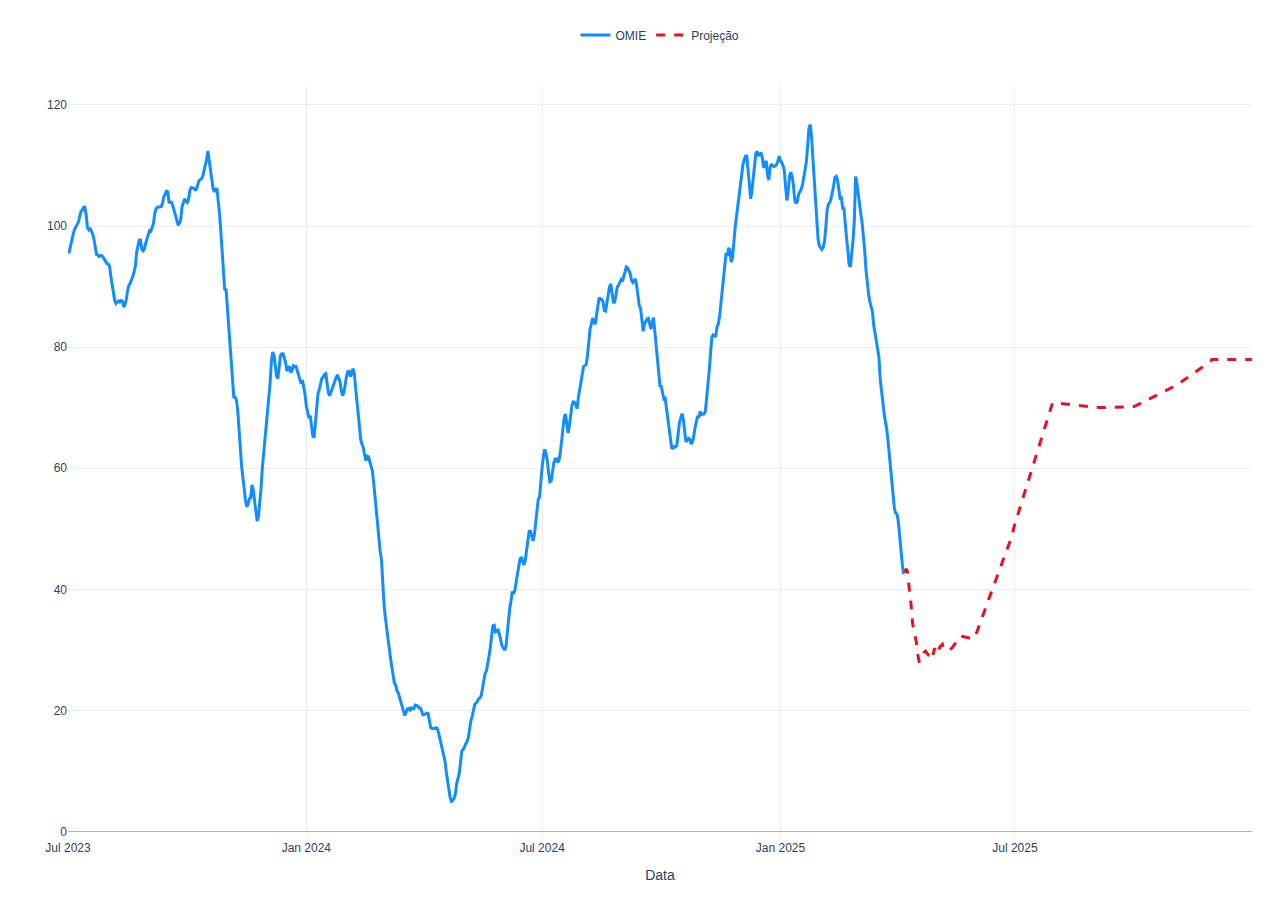
<file: grafico_omie_refinado.html>
<html>
<head><meta charset="utf-8" /></head>
<body>
    <div>                        <script type="text/javascript">window.PlotlyConfig = {MathJaxConfig: 'local'};</script>
        <script src="https://cdn.plot.ly/plotly-2.4.1.min.js"></script>                <div id="a17aad2a-480e-4bb4-8f34-956e968bb5a0" class="plotly-graph-div" style="height:100%; width:100%;"></div>            <script type="text/javascript">                                    window.PLOTLYENV=window.PLOTLYENV || {};                                    if (document.getElementById("a17aad2a-480e-4bb4-8f34-956e968bb5a0")) {                    Plotly.newPlot(                        "a17aad2a-480e-4bb4-8f34-956e968bb5a0",                        [{"hovertemplate":"Data: %{x|%d-%m-%Y}<br>OMIE: %{y:.2f} €<extra></extra>","line":{"color":"#118DFF","width":3},"mode":"lines","name":"OMIE","type":"scatter","x":["2023-07-01T00:00:00","2023-07-02T00:00:00","2023-07-03T00:00:00","2023-07-04T00:00:00","2023-07-05T00:00:00","2023-07-06T00:00:00","2023-07-07T00:00:00","2023-07-08T00:00:00","2023-07-09T00:00:00","2023-07-10T00:00:00","2023-07-11T00:00:00","2023-07-12T00:00:00","2023-07-13T00:00:00","2023-07-14T00:00:00","2023-07-15T00:00:00","2023-07-16T00:00:00","2023-07-17T00:00:00","2023-07-18T00:00:00","2023-07-19T00:00:00","2023-07-20T00:00:00","2023-07-21T00:00:00","2023-07-22T00:00:00","2023-07-23T00:00:00","2023-07-24T00:00:00","2023-07-25T00:00:00","2023-07-26T00:00:00","2023-07-27T00:00:00","2023-07-28T00:00:00","2023-07-29T00:00:00","2023-07-30T00:00:00","2023-07-31T00:00:00","2023-08-01T00:00:00","2023-08-02T00:00:00","2023-08-03T00:00:00","2023-08-04T00:00:00","2023-08-05T00:00:00","2023-08-06T00:00:00","2023-08-07T00:00:00","2023-08-08T00:00:00","2023-08-09T00:00:00","2023-08-10T00:00:00","2023-08-11T00:00:00","2023-08-12T00:00:00","2023-08-13T00:00:00","2023-08-14T00:00:00","2023-08-15T00:00:00","2023-08-16T00:00:00","2023-08-17T00:00:00","2023-08-18T00:00:00","2023-08-19T00:00:00","2023-08-20T00:00:00","2023-08-21T00:00:00","2023-08-22T00:00:00","2023-08-23T00:00:00","2023-08-24T00:00:00","2023-08-25T00:00:00","2023-08-26T00:00:00","2023-08-27T00:00:00","2023-08-28T00:00:00","2023-08-29T00:00:00","2023-08-30T00:00:00","2023-08-31T00:00:00","2023-09-01T00:00:00","2023-09-02T00:00:00","2023-09-03T00:00:00","2023-09-04T00:00:00","2023-09-05T00:00:00","2023-09-06T00:00:00","2023-09-07T00:00:00","2023-09-08T00:00:00","2023-09-09T00:00:00","2023-09-10T00:00:00","2023-09-11T00:00:00","2023-09-12T00:00:00","2023-09-13T00:00:00","2023-09-14T00:00:00","2023-09-15T00:00:00","2023-09-16T00:00:00","2023-09-17T00:00:00","2023-09-18T00:00:00","2023-09-19T00:00:00","2023-09-20T00:00:00","2023-09-21T00:00:00","2023-09-22T00:00:00","2023-09-23T00:00:00","2023-09-24T00:00:00","2023-09-25T00:00:00","2023-09-26T00:00:00","2023-09-27T00:00:00","2023-09-28T00:00:00","2023-09-29T00:00:00","2023-09-30T00:00:00","2023-10-01T00:00:00","2023-10-02T00:00:00","2023-10-03T00:00:00","2023-10-04T00:00:00","2023-10-05T00:00:00","2023-10-06T00:00:00","2023-10-07T00:00:00","2023-10-08T00:00:00","2023-10-09T00:00:00","2023-10-10T00:00:00","2023-10-11T00:00:00","2023-10-12T00:00:00","2023-10-13T00:00:00","2023-10-14T00:00:00","2023-10-15T00:00:00","2023-10-16T00:00:00","2023-10-17T00:00:00","2023-10-18T00:00:00","2023-10-19T00:00:00","2023-10-20T00:00:00","2023-10-21T00:00:00","2023-10-22T00:00:00","2023-10-23T00:00:00","2023-10-24T00:00:00","2023-10-25T00:00:00","2023-10-26T00:00:00","2023-10-27T00:00:00","2023-10-28T00:00:00","2023-10-29T00:00:00","2023-10-30T00:00:00","2023-10-31T00:00:00","2023-11-01T00:00:00","2023-11-02T00:00:00","2023-11-03T00:00:00","2023-11-04T00:00:00","2023-11-05T00:00:00","2023-11-06T00:00:00","2023-11-07T00:00:00","2023-11-08T00:00:00","2023-11-09T00:00:00","2023-11-10T00:00:00","2023-11-11T00:00:00","2023-11-12T00:00:00","2023-11-13T00:00:00","2023-11-14T00:00:00","2023-11-15T00:00:00","2023-11-16T00:00:00","2023-11-17T00:00:00","2023-11-18T00:00:00","2023-11-19T00:00:00","2023-11-20T00:00:00","2023-11-21T00:00:00","2023-11-22T00:00:00","2023-11-23T00:00:00","2023-11-24T00:00:00","2023-11-25T00:00:00","2023-11-26T00:00:00","2023-11-27T00:00:00","2023-11-28T00:00:00","2023-11-29T00:00:00","2023-11-30T00:00:00","2023-12-01T00:00:00","2023-12-02T00:00:00","2023-12-03T00:00:00","2023-12-04T00:00:00","2023-12-05T00:00:00","2023-12-06T00:00:00","2023-12-07T00:00:00","2023-12-08T00:00:00","2023-12-09T00:00:00","2023-12-10T00:00:00","2023-12-11T00:00:00","2023-12-12T00:00:00","2023-12-13T00:00:00","2023-12-14T00:00:00","2023-12-15T00:00:00","2023-12-16T00:00:00","2023-12-17T00:00:00","2023-12-18T00:00:00","2023-12-19T00:00:00","2023-12-20T00:00:00","2023-12-21T00:00:00","2023-12-22T00:00:00","2023-12-23T00:00:00","2023-12-24T00:00:00","2023-12-25T00:00:00","2023-12-26T00:00:00","2023-12-27T00:00:00","2023-12-28T00:00:00","2023-12-29T00:00:00","2023-12-30T00:00:00","2023-12-31T00:00:00","2024-01-01T00:00:00","2024-01-02T00:00:00","2024-01-03T00:00:00","2024-01-04T00:00:00","2024-01-05T00:00:00","2024-01-06T00:00:00","2024-01-07T00:00:00","2024-01-08T00:00:00","2024-01-09T00:00:00","2024-01-10T00:00:00","2024-01-11T00:00:00","2024-01-12T00:00:00","2024-01-13T00:00:00","2024-01-14T00:00:00","2024-01-15T00:00:00","2024-01-16T00:00:00","2024-01-17T00:00:00","2024-01-18T00:00:00","2024-01-19T00:00:00","2024-01-20T00:00:00","2024-01-21T00:00:00","2024-01-22T00:00:00","2024-01-23T00:00:00","2024-01-24T00:00:00","2024-01-25T00:00:00","2024-01-26T00:00:00","2024-01-27T00:00:00","2024-01-28T00:00:00","2024-01-29T00:00:00","2024-01-30T00:00:00","2024-01-31T00:00:00","2024-02-01T00:00:00","2024-02-02T00:00:00","2024-02-03T00:00:00","2024-02-04T00:00:00","2024-02-05T00:00:00","2024-02-06T00:00:00","2024-02-07T00:00:00","2024-02-08T00:00:00","2024-02-09T00:00:00","2024-02-10T00:00:00","2024-02-11T00:00:00","2024-02-12T00:00:00","2024-02-13T00:00:00","2024-02-14T00:00:00","2024-02-15T00:00:00","2024-02-16T00:00:00","2024-02-17T00:00:00","2024-02-18T00:00:00","2024-02-19T00:00:00","2024-02-20T00:00:00","2024-02-21T00:00:00","2024-02-22T00:00:00","2024-02-23T00:00:00","2024-02-24T00:00:00","2024-02-25T00:00:00","2024-02-26T00:00:00","2024-02-27T00:00:00","2024-02-28T00:00:00","2024-02-29T00:00:00","2024-03-01T00:00:00","2024-03-02T00:00:00","2024-03-03T00:00:00","2024-03-04T00:00:00","2024-03-05T00:00:00","2024-03-06T00:00:00","2024-03-07T00:00:00","2024-03-08T00:00:00","2024-03-09T00:00:00","2024-03-10T00:00:00","2024-03-11T00:00:00","2024-03-12T00:00:00","2024-03-13T00:00:00","2024-03-14T00:00:00","2024-03-15T00:00:00","2024-03-16T00:00:00","2024-03-17T00:00:00","2024-03-18T00:00:00","2024-03-19T00:00:00","2024-03-20T00:00:00","2024-03-21T00:00:00","2024-03-22T00:00:00","2024-03-23T00:00:00","2024-03-24T00:00:00","2024-03-25T00:00:00","2024-03-26T00:00:00","2024-03-27T00:00:00","2024-03-28T00:00:00","2024-03-29T00:00:00","2024-03-30T00:00:00","2024-03-31T00:00:00","2024-04-01T00:00:00","2024-04-02T00:00:00","2024-04-03T00:00:00","2024-04-04T00:00:00","2024-04-05T00:00:00","2024-04-06T00:00:00","2024-04-07T00:00:00","2024-04-08T00:00:00","2024-04-09T00:00:00","2024-04-10T00:00:00","2024-04-11T00:00:00","2024-04-12T00:00:00","2024-04-13T00:00:00","2024-04-14T00:00:00","2024-04-15T00:00:00","2024-04-16T00:00:00","2024-04-17T00:00:00","2024-04-18T00:00:00","2024-04-19T00:00:00","2024-04-20T00:00:00","2024-04-21T00:00:00","2024-04-22T00:00:00","2024-04-23T00:00:00","2024-04-24T00:00:00","2024-04-25T00:00:00","2024-04-26T00:00:00","2024-04-27T00:00:00","2024-04-28T00:00:00","2024-04-29T00:00:00","2024-04-30T00:00:00","2024-05-01T00:00:00","2024-05-02T00:00:00","2024-05-03T00:00:00","2024-05-04T00:00:00","2024-05-05T00:00:00","2024-05-06T00:00:00","2024-05-07T00:00:00","2024-05-08T00:00:00","2024-05-09T00:00:00","2024-05-10T00:00:00","2024-05-11T00:00:00","2024-05-12T00:00:00","2024-05-13T00:00:00","2024-05-14T00:00:00","2024-05-15T00:00:00","2024-05-16T00:00:00","2024-05-17T00:00:00","2024-05-18T00:00:00","2024-05-19T00:00:00","2024-05-20T00:00:00","2024-05-21T00:00:00","2024-05-22T00:00:00","2024-05-23T00:00:00","2024-05-24T00:00:00","2024-05-25T00:00:00","2024-05-26T00:00:00","2024-05-27T00:00:00","2024-05-28T00:00:00","2024-05-29T00:00:00","2024-05-30T00:00:00","2024-05-31T00:00:00","2024-06-01T00:00:00","2024-06-02T00:00:00","2024-06-03T00:00:00","2024-06-04T00:00:00","2024-06-05T00:00:00","2024-06-06T00:00:00","2024-06-07T00:00:00","2024-06-08T00:00:00","2024-06-09T00:00:00","2024-06-10T00:00:00","2024-06-11T00:00:00","2024-06-12T00:00:00","2024-06-13T00:00:00","2024-06-14T00:00:00","2024-06-15T00:00:00","2024-06-16T00:00:00","2024-06-17T00:00:00","2024-06-18T00:00:00","2024-06-19T00:00:00","2024-06-20T00:00:00","2024-06-21T00:00:00","2024-06-22T00:00:00","2024-06-23T00:00:00","2024-06-24T00:00:00","2024-06-25T00:00:00","2024-06-26T00:00:00","2024-06-27T00:00:00","2024-06-28T00:00:00","2024-06-29T00:00:00","2024-06-30T00:00:00","2024-07-01T00:00:00","2024-07-02T00:00:00","2024-07-03T00:00:00","2024-07-04T00:00:00","2024-07-05T00:00:00","2024-07-06T00:00:00","2024-07-07T00:00:00","2024-07-08T00:00:00","2024-07-09T00:00:00","2024-07-10T00:00:00","2024-07-11T00:00:00","2024-07-12T00:00:00","2024-07-13T00:00:00","2024-07-14T00:00:00","2024-07-15T00:00:00","2024-07-16T00:00:00","2024-07-17T00:00:00","2024-07-18T00:00:00","2024-07-19T00:00:00","2024-07-20T00:00:00","2024-07-21T00:00:00","2024-07-22T00:00:00","2024-07-23T00:00:00","2024-07-24T00:00:00","2024-07-25T00:00:00","2024-07-26T00:00:00","2024-07-27T00:00:00","2024-07-28T00:00:00","2024-07-29T00:00:00","2024-07-30T00:00:00","2024-07-31T00:00:00","2024-08-01T00:00:00","2024-08-02T00:00:00","2024-08-03T00:00:00","2024-08-04T00:00:00","2024-08-05T00:00:00","2024-08-06T00:00:00","2024-08-07T00:00:00","2024-08-08T00:00:00","2024-08-09T00:00:00","2024-08-10T00:00:00","2024-08-11T00:00:00","2024-08-12T00:00:00","2024-08-13T00:00:00","2024-08-14T00:00:00","2024-08-15T00:00:00","2024-08-16T00:00:00","2024-08-17T00:00:00","2024-08-18T00:00:00","2024-08-19T00:00:00","2024-08-20T00:00:00","2024-08-21T00:00:00","2024-08-22T00:00:00","2024-08-23T00:00:00","2024-08-24T00:00:00","2024-08-25T00:00:00","2024-08-26T00:00:00","2024-08-27T00:00:00","2024-08-28T00:00:00","2024-08-29T00:00:00","2024-08-30T00:00:00","2024-08-31T00:00:00","2024-09-01T00:00:00","2024-09-02T00:00:00","2024-09-03T00:00:00","2024-09-04T00:00:00","2024-09-05T00:00:00","2024-09-06T00:00:00","2024-09-07T00:00:00","2024-09-08T00:00:00","2024-09-09T00:00:00","2024-09-10T00:00:00","2024-09-11T00:00:00","2024-09-12T00:00:00","2024-09-13T00:00:00","2024-09-14T00:00:00","2024-09-15T00:00:00","2024-09-16T00:00:00","2024-09-17T00:00:00","2024-09-18T00:00:00","2024-09-19T00:00:00","2024-09-20T00:00:00","2024-09-21T00:00:00","2024-09-22T00:00:00","2024-09-23T00:00:00","2024-09-24T00:00:00","2024-09-25T00:00:00","2024-09-26T00:00:00","2024-09-27T00:00:00","2024-09-28T00:00:00","2024-09-29T00:00:00","2024-09-30T00:00:00","2024-10-01T00:00:00","2024-10-02T00:00:00","2024-10-03T00:00:00","2024-10-04T00:00:00","2024-10-05T00:00:00","2024-10-06T00:00:00","2024-10-07T00:00:00","2024-10-08T00:00:00","2024-10-09T00:00:00","2024-10-10T00:00:00","2024-10-11T00:00:00","2024-10-12T00:00:00","2024-10-13T00:00:00","2024-10-14T00:00:00","2024-10-15T00:00:00","2024-10-16T00:00:00","2024-10-17T00:00:00","2024-10-18T00:00:00","2024-10-19T00:00:00","2024-10-20T00:00:00","2024-10-21T00:00:00","2024-10-22T00:00:00","2024-10-23T00:00:00","2024-10-24T00:00:00","2024-10-25T00:00:00","2024-10-26T00:00:00","2024-10-27T00:00:00","2024-10-28T00:00:00","2024-10-29T00:00:00","2024-10-30T00:00:00","2024-10-31T00:00:00","2024-11-01T00:00:00","2024-11-02T00:00:00","2024-11-03T00:00:00","2024-11-04T00:00:00","2024-11-05T00:00:00","2024-11-06T00:00:00","2024-11-07T00:00:00","2024-11-08T00:00:00","2024-11-09T00:00:00","2024-11-10T00:00:00","2024-11-11T00:00:00","2024-11-12T00:00:00","2024-11-13T00:00:00","2024-11-14T00:00:00","2024-11-15T00:00:00","2024-11-16T00:00:00","2024-11-17T00:00:00","2024-11-18T00:00:00","2024-11-19T00:00:00","2024-11-20T00:00:00","2024-11-21T00:00:00","2024-11-22T00:00:00","2024-11-23T00:00:00","2024-11-24T00:00:00","2024-11-25T00:00:00","2024-11-26T00:00:00","2024-11-27T00:00:00","2024-11-28T00:00:00","2024-11-29T00:00:00","2024-11-30T00:00:00","2024-12-01T00:00:00","2024-12-02T00:00:00","2024-12-03T00:00:00","2024-12-04T00:00:00","2024-12-05T00:00:00","2024-12-06T00:00:00","2024-12-07T00:00:00","2024-12-08T00:00:00","2024-12-09T00:00:00","2024-12-10T00:00:00","2024-12-11T00:00:00","2024-12-12T00:00:00","2024-12-13T00:00:00","2024-12-14T00:00:00","2024-12-15T00:00:00","2024-12-16T00:00:00","2024-12-17T00:00:00","2024-12-18T00:00:00","2024-12-19T00:00:00","2024-12-20T00:00:00","2024-12-21T00:00:00","2024-12-22T00:00:00","2024-12-23T00:00:00","2024-12-24T00:00:00","2024-12-25T00:00:00","2024-12-26T00:00:00","2024-12-27T00:00:00","2024-12-28T00:00:00","2024-12-29T00:00:00","2024-12-30T00:00:00","2024-12-31T00:00:00","2025-01-01T00:00:00","2025-01-02T00:00:00","2025-01-03T00:00:00","2025-01-04T00:00:00","2025-01-05T00:00:00","2025-01-06T00:00:00","2025-01-07T00:00:00","2025-01-08T00:00:00","2025-01-09T00:00:00","2025-01-10T00:00:00","2025-01-11T00:00:00","2025-01-12T00:00:00","2025-01-13T00:00:00","2025-01-14T00:00:00","2025-01-15T00:00:00","2025-01-16T00:00:00","2025-01-17T00:00:00","2025-01-18T00:00:00","2025-01-19T00:00:00","2025-01-20T00:00:00","2025-01-21T00:00:00","2025-01-22T00:00:00","2025-01-23T00:00:00","2025-01-24T00:00:00","2025-01-25T00:00:00","2025-01-26T00:00:00","2025-01-27T00:00:00","2025-01-28T00:00:00","2025-01-29T00:00:00","2025-01-30T00:00:00","2025-01-31T00:00:00","2025-02-01T00:00:00","2025-02-02T00:00:00","2025-02-03T00:00:00","2025-02-04T00:00:00","2025-02-05T00:00:00","2025-02-06T00:00:00","2025-02-07T00:00:00","2025-02-08T00:00:00","2025-02-09T00:00:00","2025-02-10T00:00:00","2025-02-11T00:00:00","2025-02-12T00:00:00","2025-02-13T00:00:00","2025-02-14T00:00:00","2025-02-15T00:00:00","2025-02-16T00:00:00","2025-02-17T00:00:00","2025-02-18T00:00:00","2025-02-19T00:00:00","2025-02-20T00:00:00","2025-02-21T00:00:00","2025-02-22T00:00:00","2025-02-23T00:00:00","2025-02-24T00:00:00","2025-02-25T00:00:00","2025-02-26T00:00:00","2025-02-27T00:00:00","2025-02-28T00:00:00","2025-03-01T00:00:00","2025-03-02T00:00:00","2025-03-03T00:00:00","2025-03-04T00:00:00","2025-03-05T00:00:00","2025-03-06T00:00:00","2025-03-07T00:00:00","2025-03-08T00:00:00","2025-03-09T00:00:00","2025-03-10T00:00:00","2025-03-11T00:00:00","2025-03-12T00:00:00","2025-03-13T00:00:00","2025-03-14T00:00:00","2025-03-15T00:00:00","2025-03-16T00:00:00","2025-03-17T00:00:00","2025-03-18T00:00:00","2025-03-19T00:00:00","2025-03-20T00:00:00","2025-03-21T00:00:00","2025-03-22T00:00:00","2025-03-23T00:00:00","2025-03-24T00:00:00","2025-03-25T00:00:00","2025-03-26T00:00:00","2025-03-27T00:00:00","2025-03-28T00:00:00","2025-03-29T00:00:00","2025-03-30T00:00:00","2025-03-31T00:00:00","2025-04-01T00:00:00","2025-04-02T00:00:00","2025-04-03T00:00:00","2025-04-04T00:00:00","2025-04-05T00:00:00","2025-04-06T00:00:00","2025-04-07T00:00:00","2025-04-08T00:00:00","2025-04-09T00:00:00","2025-04-10T00:00:00","2025-04-11T00:00:00","2025-04-12T00:00:00","2025-04-13T00:00:00","2025-04-14T00:00:00","2025-04-15T00:00:00","2025-04-16T00:00:00","2025-04-17T00:00:00","2025-04-18T00:00:00","2025-04-19T00:00:00","2025-04-20T00:00:00","2025-04-21T00:00:00","2025-04-22T00:00:00","2025-04-23T00:00:00","2025-04-24T00:00:00","2025-04-25T00:00:00","2025-04-26T00:00:00","2025-04-27T00:00:00","2025-04-28T00:00:00","2025-04-29T00:00:00","2025-04-30T00:00:00","2025-05-01T00:00:00","2025-05-02T00:00:00","2025-05-03T00:00:00","2025-05-04T00:00:00","2025-05-05T00:00:00","2025-05-06T00:00:00","2025-05-07T00:00:00","2025-05-08T00:00:00","2025-05-09T00:00:00","2025-05-10T00:00:00","2025-05-11T00:00:00","2025-05-12T00:00:00","2025-05-13T00:00:00","2025-05-14T00:00:00","2025-05-15T00:00:00","2025-05-16T00:00:00","2025-05-17T00:00:00","2025-05-18T00:00:00","2025-05-19T00:00:00","2025-05-20T00:00:00","2025-05-21T00:00:00","2025-05-22T00:00:00","2025-05-23T00:00:00","2025-05-24T00:00:00","2025-05-25T00:00:00","2025-05-26T00:00:00","2025-05-27T00:00:00","2025-05-28T00:00:00","2025-05-29T00:00:00","2025-05-30T00:00:00","2025-05-31T00:00:00","2025-06-01T00:00:00","2025-06-02T00:00:00","2025-06-03T00:00:00","2025-06-04T00:00:00","2025-06-05T00:00:00","2025-06-06T00:00:00","2025-06-07T00:00:00","2025-06-08T00:00:00","2025-06-09T00:00:00","2025-06-10T00:00:00","2025-06-11T00:00:00","2025-06-12T00:00:00","2025-06-13T00:00:00","2025-06-14T00:00:00","2025-06-15T00:00:00","2025-06-16T00:00:00","2025-06-17T00:00:00","2025-06-18T00:00:00","2025-06-19T00:00:00","2025-06-20T00:00:00","2025-06-21T00:00:00","2025-06-22T00:00:00","2025-06-23T00:00:00","2025-06-24T00:00:00","2025-06-25T00:00:00","2025-06-26T00:00:00","2025-06-27T00:00:00","2025-06-28T00:00:00","2025-06-29T00:00:00","2025-06-30T00:00:00","2025-07-01T00:00:00","2025-07-02T00:00:00","2025-07-03T00:00:00","2025-07-04T00:00:00","2025-07-05T00:00:00","2025-07-06T00:00:00","2025-07-07T00:00:00","2025-07-08T00:00:00","2025-07-09T00:00:00","2025-07-10T00:00:00","2025-07-11T00:00:00","2025-07-12T00:00:00","2025-07-13T00:00:00","2025-07-14T00:00:00","2025-07-15T00:00:00","2025-07-16T00:00:00","2025-07-17T00:00:00","2025-07-18T00:00:00","2025-07-19T00:00:00","2025-07-20T00:00:00","2025-07-21T00:00:00","2025-07-22T00:00:00","2025-07-23T00:00:00","2025-07-24T00:00:00","2025-07-25T00:00:00","2025-07-26T00:00:00","2025-07-27T00:00:00","2025-07-28T00:00:00","2025-07-29T00:00:00","2025-07-30T00:00:00","2025-07-31T00:00:00","2025-08-01T00:00:00","2025-08-02T00:00:00","2025-08-03T00:00:00","2025-08-04T00:00:00","2025-08-05T00:00:00","2025-08-06T00:00:00","2025-08-07T00:00:00","2025-08-08T00:00:00","2025-08-09T00:00:00","2025-08-10T00:00:00","2025-08-11T00:00:00","2025-08-12T00:00:00","2025-08-13T00:00:00","2025-08-14T00:00:00","2025-08-15T00:00:00","2025-08-16T00:00:00","2025-08-17T00:00:00","2025-08-18T00:00:00","2025-08-19T00:00:00","2025-08-20T00:00:00","2025-08-21T00:00:00","2025-08-22T00:00:00","2025-08-23T00:00:00","2025-08-24T00:00:00","2025-08-25T00:00:00","2025-08-26T00:00:00","2025-08-27T00:00:00","2025-08-28T00:00:00","2025-08-29T00:00:00","2025-08-30T00:00:00","2025-08-31T00:00:00","2025-09-01T00:00:00","2025-09-02T00:00:00","2025-09-03T00:00:00","2025-09-04T00:00:00","2025-09-05T00:00:00","2025-09-06T00:00:00","2025-09-07T00:00:00","2025-09-08T00:00:00","2025-09-09T00:00:00","2025-09-10T00:00:00","2025-09-11T00:00:00","2025-09-12T00:00:00","2025-09-13T00:00:00","2025-09-14T00:00:00","2025-09-15T00:00:00","2025-09-16T00:00:00","2025-09-17T00:00:00","2025-09-18T00:00:00","2025-09-19T00:00:00","2025-09-20T00:00:00","2025-09-21T00:00:00","2025-09-22T00:00:00","2025-09-23T00:00:00","2025-09-24T00:00:00","2025-09-25T00:00:00","2025-09-26T00:00:00","2025-09-27T00:00:00","2025-09-28T00:00:00","2025-09-29T00:00:00","2025-09-30T00:00:00","2025-10-01T00:00:00","2025-10-02T00:00:00","2025-10-03T00:00:00","2025-10-04T00:00:00","2025-10-05T00:00:00","2025-10-06T00:00:00","2025-10-07T00:00:00","2025-10-08T00:00:00","2025-10-09T00:00:00","2025-10-10T00:00:00","2025-10-11T00:00:00","2025-10-12T00:00:00","2025-10-13T00:00:00","2025-10-14T00:00:00","2025-10-15T00:00:00","2025-10-16T00:00:00","2025-10-17T00:00:00","2025-10-18T00:00:00","2025-10-19T00:00:00","2025-10-20T00:00:00","2025-10-21T00:00:00","2025-10-22T00:00:00","2025-10-23T00:00:00","2025-10-24T00:00:00","2025-10-25T00:00:00","2025-10-26T00:00:00","2025-10-27T00:00:00","2025-10-28T00:00:00","2025-10-29T00:00:00","2025-10-30T00:00:00","2025-10-31T00:00:00","2025-11-01T00:00:00","2025-11-02T00:00:00","2025-11-03T00:00:00","2025-11-04T00:00:00","2025-11-05T00:00:00","2025-11-06T00:00:00","2025-11-07T00:00:00","2025-11-08T00:00:00","2025-11-09T00:00:00","2025-11-10T00:00:00","2025-11-11T00:00:00","2025-11-12T00:00:00","2025-11-13T00:00:00","2025-11-14T00:00:00","2025-11-15T00:00:00","2025-11-16T00:00:00","2025-11-17T00:00:00","2025-11-18T00:00:00","2025-11-19T00:00:00","2025-11-20T00:00:00","2025-11-21T00:00:00","2025-11-22T00:00:00","2025-11-23T00:00:00","2025-11-24T00:00:00","2025-11-25T00:00:00","2025-11-26T00:00:00","2025-11-27T00:00:00","2025-11-28T00:00:00","2025-11-29T00:00:00","2025-11-30T00:00:00","2025-12-01T00:00:00","2025-12-02T00:00:00","2025-12-03T00:00:00","2025-12-04T00:00:00","2025-12-05T00:00:00","2025-12-06T00:00:00","2025-12-07T00:00:00","2025-12-08T00:00:00","2025-12-09T00:00:00","2025-12-10T00:00:00","2025-12-11T00:00:00","2025-12-12T00:00:00","2025-12-13T00:00:00","2025-12-14T00:00:00","2025-12-15T00:00:00","2025-12-16T00:00:00","2025-12-17T00:00:00","2025-12-18T00:00:00","2025-12-19T00:00:00","2025-12-20T00:00:00","2025-12-21T00:00:00","2025-12-22T00:00:00","2025-12-23T00:00:00","2025-12-24T00:00:00","2025-12-25T00:00:00","2025-12-26T00:00:00","2025-12-27T00:00:00","2025-12-28T00:00:00","2025-12-29T00:00:00","2025-12-30T00:00:00","2025-12-31T00:00:00"],"y":[95.719,95.71572222222224,96.77465277777776,97.94291666666668,98.6119027777778,99.4451527777778,99.92704166666668,100.26429166666668,100.62498611111114,101.55581944444442,102.40293055555556,102.62711111111112,103.0774861111111,103.1103611111111,101.85015277777777,99.7594722222222,99.3863611111111,99.70468055555556,99.28779166666664,98.69118055555556,97.85538888888888,96.86668055555556,95.32891666666669,95.20143055555556,94.977125,95.1609722222222,95.12698611111112,94.90288888888888,94.52259722222225,93.95759722222222,93.80065860215052,93.75225806451614,93.44220430107526,91.77775537634407,90.41372311827956,89.64560483870966,87.77385752688173,87.2078494623656,87.37899193548388,87.62833333333334,87.45336021505376,87.70142473118281,87.60880376344086,86.6593817204301,86.9904435483871,87.8725,89.36809139784948,90.21923387096774,90.55471774193548,91.05362903225809,91.66530913978494,92.47258064516129,93.39185483870963,95.66592741935484,97.00561827956987,97.67125,97.65825268817204,96.14516129032256,95.90435483870968,96.23774193548384,97.18698924731184,97.8808870967742,98.47783602150538,99.26694892473118,99.17384408602152,99.73399193548389,100.42487903225808,102.1452553763441,102.87041666666669,103.11823924731183,103.14116935483872,103.08458333333331,103.21188172043009,103.81385752688172,104.91955645161292,105.2305107526882,105.88334677419358,105.6287365591398,103.96205645161292,103.97090053763444,103.93393817204304,103.28208333333336,102.4913978494624,101.88411290322584,101.10060483870969,100.14646505376344,100.4005510752688,101.09400537634409,103.14282258064516,103.94004032258064,104.48299731182796,104.15829166666668,103.90373611111112,104.34523611111112,105.79855555555557,106.32597222222222,106.31724999999996,106.25856944444445,106.00493055555556,106.00861111111112,106.68669444444444,107.42356944444444,107.64784722222224,107.82931944444448,108.20333333333332,109.12686111111113,109.68534722222223,110.98341666666668,112.39831944444448,110.78576388888892,109.4282777777778,107.13262500000005,106.17554166666667,105.63179166666669,106.11234722222224,106.10401388888891,104.38879166666668,101.9731527777778,99.02098611111111,95.38029166666668,91.69449375866856,89.44178918169213,89.59707382550336,86.56371812080539,83.00005369127518,79.76790604026846,76.4766979865772,73.30246979865774,71.77461744966443,71.73013422818792,71.2546845637584,69.6294899328859,67.28339597315438,63.56140939597317,60.360120805369135,58.09479194630872,55.95653691275168,54.75497986577182,53.62853691275168,54.0521610738255,54.96765100671141,55.07387919463086,57.26606711409395,56.49661744966441,54.68579865771811,52.35522147651008,51.25638926174497,51.9443355704698,54.08473825503356,56.66385234899329,59.980617449664415,62.36870967741935,63.38331944444444,66.43351388888887,69.03520833333332,71.45074999999999,74.0263611111111,77.59251388888886,79.19195833333332,78.68162499999998,76.42430555555555,75.23980555555555,74.79577777777777,77.05591666666666,78.60249999999999,78.89483333333332,78.89315277777777,78.19879166666666,77.45670833333332,76.04384722222221,76.40172222222222,76.85048611111111,75.7803611111111,76.20658333333333,76.94236111111111,76.77752777777778,76.82933333333334,75.98244444444444,75.17652777777778,74.29429166666667,73.94445833333333,74.56643055555556,73.43333333333334,72.1456317204301,70.24845430107527,68.89594086021505,68.28782258064516,68.6934005376344,67.23940860215055,65.28197580645161,65.07435483870967,67.80375,70.33255376344086,72.32317204301076,72.9984811827957,73.90930107526883,74.85887096774194,75.05502688172044,75.50211021505375,75.61521505376344,74.01801075268817,72.44618279569892,71.98733870967742,72.65217741935484,72.97912634408601,73.57716397849461,74.58615591397849,75.00790322580644,75.42336021505376,74.77119623655915,74.29611559139785,72.78564516129033,72.00056451612905,72.5104435483871,74.08716397849463,75.18381720430108,75.97594086021506,76.01870967741937,75.11970430107529,75.55568548387097,76.43876344086021,75.60885752688172,73.36780913978495,71.0071505376344,68.07030913978494,66.35388440860216,64.71950268817204,63.92127688172043,63.389112903225794,62.20319892473118,61.24266129032258,61.98302419354838,61.8755510752688,61.055913978494615,60.174018817204285,59.53521505376344,57.59489247311828,55.258413978494616,52.82176075268817,50.44384408602151,48.2232123655914,46.2210752688172,44.87225806451612,39.76008620689655,37.397514367816086,35.29487068965517,33.33679597701149,31.37818965517241,29.80729885057471,28.569324712643677,27.10501436781609,25.87794540229885,24.506106321839077,24.18639367816092,23.236063218390807,22.88083333333334,21.996048850574716,21.114281609195405,20.665704022988503,19.838951149425284,19.14875,19.590761494252877,20.239841954022992,20.325833333333332,20.04336206896552,20.416379310344823,20.252686781609192,20.28693965517241,20.87826149425287,20.828879310344828,20.72396551724138,20.410258620689653,20.414913793103445,19.874666666666663,19.281843876177657,19.30458950201884,19.38387617765814,19.542866756393,19.457496635262448,18.314266487214,17.152220726783312,17.0228532974428,16.98694481830417,17.015248990578733,17.13586810228802,17.032274562584117,16.348532974427993,15.441265141318976,14.571440107671604,13.437725437415882,12.51484522207268,11.657160161507402,9.883728129205922,8.291830417227455,6.6535666218035,5.584441453566622,4.972476446837147,5.123445491251682,5.491238223418575,6.142934051144009,7.880713324360696,8.679851951547775,9.593257065948851,11.347308209959625,13.273833333333336,13.570444444444446,13.90145833333334,14.475583333333342,14.832944444444454,15.461000000000013,17.05354166666668,18.288277777777783,19.00605555555557,20.162333333333343,20.986888888888892,21.241680555555565,21.48448611111112,21.948597222222237,22.0368888888889,22.459361111111114,23.54601388888889,25.21124999999999,26.14969444444444,26.522999999999996,27.50768055555555,28.963805555555545,30.38802777777777,32.20255555555555,34.01356944444444,34.073,33.01465277777778,33.20045833333333,33.27543055555556,32.60827777777778,31.636250000000004,30.69575268817205,30.375833333333336,29.99650537634409,30.36986559139785,32.895403225806454,35.39528225806452,36.83607526881721,38.127795698924736,39.65978494623656,39.2921370967742,39.8676747311828,41.2974059139785,42.46568548387098,43.99361559139785,45.07805107526882,45.201612903225815,44.64791666666667,44.0000806451613,44.86641129032258,46.49188172043012,48.30323924731183,49.59120967741936,49.62008064516129,48.48903225806451,48.01615591397848,48.95520161290322,51.29512096774194,53.1790188172043,54.85130376344086,55.25051075268818,58.20545833333335,60.16540277777779,61.98350000000001,63.11743055555557,62.42655555555557,61.27259722222224,59.23584722222224,57.74640277777778,57.90070833333335,59.49448611111113,60.85256944444446,61.52283333333335,61.550125000000016,60.96630555555557,61.29033333333332,62.45866666666665,64.79769444444445,66.86897222222223,68.27181944444445,68.96623611111113,67.62166666666667,65.80605555555556,66.94565277777778,69.14236111111111,70.34427777777778,70.95445833333333,70.88765277777777,70.47744444444443,69.82591666666666,71.74458333333332,73.12686111111108,74.17481182795697,75.67544354838708,76.78801075268815,76.97434139784944,77.08776881720429,78.62975806451614,80.9884811827957,82.95662634408602,83.8473252688172,84.79551075268817,84.2846505376344,83.7711693548387,85.27287634408601,87.01836021505376,88.1663306451613,87.87611559139785,87.92346774193548,87.56073924731182,86.04645161290323,85.96220430107526,87.41040322580646,89.01572580645161,89.96313172043011,90.4545564516129,89.28291666666668,87.43759408602149,87.45654569892473,88.43729838709676,89.88708333333332,90.26236559139784,90.77303763440858,91.13530913978492,90.88958333333332,91.61959677419354,92.5962634408602,93.22860215053764,93.07327956989248,92.4830376344086,92.1515994623656,91.05247311827958,90.68641129032258,90.98350806451614,91.258561827957,90.14362903225808,88.20217741935485,86.8643682795699,86.40095430107529,84.41912634408604,82.61669354838712,83.8339919354839,84.24376344086022,84.63818548387098,84.76384408602152,83.50047043010754,82.97611559139786,84.1723252688172,84.87841397849462,82.60374999999999,80.18057795698924,78.18942204301074,75.71327956989246,73.58506944444443,73.52699999999999,72.7144861111111,71.42590277777776,71.54118055555554,69.99780555555556,67.85620833333334,66.75354166666668,65.52954166666667,63.35423611111111,63.29318055555556,63.55963888888889,63.51481944444444,63.76973611111111,65.69623611111112,67.52355555555556,68.28949999999999,69.03076388888888,68.09905555555555,66.16156944444442,64.3464861111111,64.62468055555556,64.95498611111111,64.83541666666667,63.96094444444445,64.29629166666665,65.174875,66.66389736477117,67.64257975034675,68.63219140083217,68.3419972260749,69.39522147651007,68.88602684563757,68.89138255033558,68.99099328859062,69.32562416107383,71.24088590604028,74.25119463087248,76.10606711409393,78.91440268456374,81.6414899328859,82.02593288590604,81.81357046979865,81.69255033557049,83.3489798657718,83.85900671140938,85.08927516778523,87.12187919463088,89.1968322147651,91.5283489932886,94.18511409395975,95.5593288590604,95.0733154362416,96.40677852348992,95.95761073825504,94.060711409396,94.80457718120805,97.76547651006712,99.72740591397852,101.50653225806452,103.27096774193552,104.6471527777778,106.1510277777778,107.85544444444449,110.10873611111116,110.96431944444448,111.54152777777782,111.54825000000002,108.97104166666668,105.827875,104.49377777777778,105.94165277777776,108.00693055555554,110.68398611111112,112.03183333333332,112.32188888888888,111.59088888888886,111.86329166666664,112.11068055555556,111.28076388888888,109.60259722222222,110.2540972222222,110.76145833333334,108.39851388888889,107.60255555555555,109.72094444444444,110.23819444444445,109.9293472222222,109.83494444444445,109.9012222222222,110.16833333333332,110.75590277777776,111.55157258064516,110.79669354838708,110.4884139784946,109.91719086021504,109.1585887096774,106.33586021505376,104.22896505376345,105.8648252688172,108.26643817204298,108.8814516129032,108.16725806451612,106.71196236559138,104.37182795698922,103.74526881720428,104.04020161290322,105.26635752688172,105.67712365591402,106.10848118279571,106.7993548387097,108.17591397849463,109.1596505376344,110.61413978494625,113.34176075268816,116.24056451612904,116.75956989247312,114.79084677419353,111.28081989247308,107.63737903225804,103.88389784946236,101.07573924731182,97.89356182795696,96.73506720430106,96.45642473118278,96.14389784946236,96.5013440860215,97.5320833333333,99.78920698924728,102.60385752688168,103.6003494623656,103.85556451612904,104.51064516129034,105.3806989247312,106.56366935483874,108.0546370967742,108.20784946236562,107.67426075268818,106.03255376344086,104.59131720430108,104.6608870967742,102.94244623655916,102.91091397849463,101.00594086021503,98.05934139784944,96.03110215053762,93.6469623655914,93.26177419354836,95.01174731182796,97.61571236559138,100.83008064516127,108.16863095238097,107.05898809523808,104.99558035714286,103.73547619047618,102.04385416666666,100.6192113095238,98.49270833333334,96.0314136904762,92.79648809523808,90.6262648809524,88.80558035714287,87.52748511904761,86.59377976190476,85.81901785714284,83.61281249999998,82.16528273809523,81.13593749999998,79.22019345238094,78.39275297619047,74.75419642857142,72.4907738095238,71.15928571428572,69.0305505952381,67.71724702380953,66.51046130952382,64.60328869047619,62.18529761904762,59.77302083333333,56.68933035714287,54.898778735632185,53.24859527121002,52.57698519515478,52.39562584118438,51.13619111709287,48.665746971736205,45.92335127860027,44.24563930013458,42.53029609690444,null,null,null,null,null,null,null,null,null,null,null,null,null,null,null,null,null,null,null,null,null,null,null,null,null,null,null,null,null,null,null,null,null,null,null,null,null,null,null,null,null,null,null,null,null,null,null,null,null,null,null,null,null,null,null,null,null,null,null,null,null,null,null,null,null,null,null,null,null,null,null,null,null,null,null,null,null,null,null,null,null,null,null,null,null,null,null,null,null,null,null,null,null,null,null,null,null,null,null,null,null,null,null,null,null,null,null,null,null,null,null,null,null,null,null,null,null,null,null,null,null,null,null,null,null,null,null,null,null,null,null,null,null,null,null,null,null,null,null,null,null,null,null,null,null,null,null,null,null,null,null,null,null,null,null,null,null,null,null,null,null,null,null,null,null,null,null,null,null,null,null,null,null,null,null,null,null,null,null,null,null,null,null,null,null,null,null,null,null,null,null,null,null,null,null,null,null,null,null,null,null,null,null,null,null,null,null,null,null,null,null,null,null,null,null,null,null,null,null,null,null,null,null,null,null,null,null,null,null,null,null,null,null,null,null,null,null,null,null,null,null,null,null,null,null,null,null,null,null,null,null,null,null,null,null,null,null,null,null,null,null,null,null,null,null,null,null,null,null]},{"hovertemplate":"Data: %{x|%d-%m-%Y}<br>Projeção: %{y:.2f} €<extra></extra>","line":{"color":"#E81123","dash":"dash","width":3},"mode":"lines","name":"Projeção","type":"scatter","x":["2023-07-01T00:00:00","2023-07-02T00:00:00","2023-07-03T00:00:00","2023-07-04T00:00:00","2023-07-05T00:00:00","2023-07-06T00:00:00","2023-07-07T00:00:00","2023-07-08T00:00:00","2023-07-09T00:00:00","2023-07-10T00:00:00","2023-07-11T00:00:00","2023-07-12T00:00:00","2023-07-13T00:00:00","2023-07-14T00:00:00","2023-07-15T00:00:00","2023-07-16T00:00:00","2023-07-17T00:00:00","2023-07-18T00:00:00","2023-07-19T00:00:00","2023-07-20T00:00:00","2023-07-21T00:00:00","2023-07-22T00:00:00","2023-07-23T00:00:00","2023-07-24T00:00:00","2023-07-25T00:00:00","2023-07-26T00:00:00","2023-07-27T00:00:00","2023-07-28T00:00:00","2023-07-29T00:00:00","2023-07-30T00:00:00","2023-07-31T00:00:00","2023-08-01T00:00:00","2023-08-02T00:00:00","2023-08-03T00:00:00","2023-08-04T00:00:00","2023-08-05T00:00:00","2023-08-06T00:00:00","2023-08-07T00:00:00","2023-08-08T00:00:00","2023-08-09T00:00:00","2023-08-10T00:00:00","2023-08-11T00:00:00","2023-08-12T00:00:00","2023-08-13T00:00:00","2023-08-14T00:00:00","2023-08-15T00:00:00","2023-08-16T00:00:00","2023-08-17T00:00:00","2023-08-18T00:00:00","2023-08-19T00:00:00","2023-08-20T00:00:00","2023-08-21T00:00:00","2023-08-22T00:00:00","2023-08-23T00:00:00","2023-08-24T00:00:00","2023-08-25T00:00:00","2023-08-26T00:00:00","2023-08-27T00:00:00","2023-08-28T00:00:00","2023-08-29T00:00:00","2023-08-30T00:00:00","2023-08-31T00:00:00","2023-09-01T00:00:00","2023-09-02T00:00:00","2023-09-03T00:00:00","2023-09-04T00:00:00","2023-09-05T00:00:00","2023-09-06T00:00:00","2023-09-07T00:00:00","2023-09-08T00:00:00","2023-09-09T00:00:00","2023-09-10T00:00:00","2023-09-11T00:00:00","2023-09-12T00:00:00","2023-09-13T00:00:00","2023-09-14T00:00:00","2023-09-15T00:00:00","2023-09-16T00:00:00","2023-09-17T00:00:00","2023-09-18T00:00:00","2023-09-19T00:00:00","2023-09-20T00:00:00","2023-09-21T00:00:00","2023-09-22T00:00:00","2023-09-23T00:00:00","2023-09-24T00:00:00","2023-09-25T00:00:00","2023-09-26T00:00:00","2023-09-27T00:00:00","2023-09-28T00:00:00","2023-09-29T00:00:00","2023-09-30T00:00:00","2023-10-01T00:00:00","2023-10-02T00:00:00","2023-10-03T00:00:00","2023-10-04T00:00:00","2023-10-05T00:00:00","2023-10-06T00:00:00","2023-10-07T00:00:00","2023-10-08T00:00:00","2023-10-09T00:00:00","2023-10-10T00:00:00","2023-10-11T00:00:00","2023-10-12T00:00:00","2023-10-13T00:00:00","2023-10-14T00:00:00","2023-10-15T00:00:00","2023-10-16T00:00:00","2023-10-17T00:00:00","2023-10-18T00:00:00","2023-10-19T00:00:00","2023-10-20T00:00:00","2023-10-21T00:00:00","2023-10-22T00:00:00","2023-10-23T00:00:00","2023-10-24T00:00:00","2023-10-25T00:00:00","2023-10-26T00:00:00","2023-10-27T00:00:00","2023-10-28T00:00:00","2023-10-29T00:00:00","2023-10-30T00:00:00","2023-10-31T00:00:00","2023-11-01T00:00:00","2023-11-02T00:00:00","2023-11-03T00:00:00","2023-11-04T00:00:00","2023-11-05T00:00:00","2023-11-06T00:00:00","2023-11-07T00:00:00","2023-11-08T00:00:00","2023-11-09T00:00:00","2023-11-10T00:00:00","2023-11-11T00:00:00","2023-11-12T00:00:00","2023-11-13T00:00:00","2023-11-14T00:00:00","2023-11-15T00:00:00","2023-11-16T00:00:00","2023-11-17T00:00:00","2023-11-18T00:00:00","2023-11-19T00:00:00","2023-11-20T00:00:00","2023-11-21T00:00:00","2023-11-22T00:00:00","2023-11-23T00:00:00","2023-11-24T00:00:00","2023-11-25T00:00:00","2023-11-26T00:00:00","2023-11-27T00:00:00","2023-11-28T00:00:00","2023-11-29T00:00:00","2023-11-30T00:00:00","2023-12-01T00:00:00","2023-12-02T00:00:00","2023-12-03T00:00:00","2023-12-04T00:00:00","2023-12-05T00:00:00","2023-12-06T00:00:00","2023-12-07T00:00:00","2023-12-08T00:00:00","2023-12-09T00:00:00","2023-12-10T00:00:00","2023-12-11T00:00:00","2023-12-12T00:00:00","2023-12-13T00:00:00","2023-12-14T00:00:00","2023-12-15T00:00:00","2023-12-16T00:00:00","2023-12-17T00:00:00","2023-12-18T00:00:00","2023-12-19T00:00:00","2023-12-20T00:00:00","2023-12-21T00:00:00","2023-12-22T00:00:00","2023-12-23T00:00:00","2023-12-24T00:00:00","2023-12-25T00:00:00","2023-12-26T00:00:00","2023-12-27T00:00:00","2023-12-28T00:00:00","2023-12-29T00:00:00","2023-12-30T00:00:00","2023-12-31T00:00:00","2024-01-01T00:00:00","2024-01-02T00:00:00","2024-01-03T00:00:00","2024-01-04T00:00:00","2024-01-05T00:00:00","2024-01-06T00:00:00","2024-01-07T00:00:00","2024-01-08T00:00:00","2024-01-09T00:00:00","2024-01-10T00:00:00","2024-01-11T00:00:00","2024-01-12T00:00:00","2024-01-13T00:00:00","2024-01-14T00:00:00","2024-01-15T00:00:00","2024-01-16T00:00:00","2024-01-17T00:00:00","2024-01-18T00:00:00","2024-01-19T00:00:00","2024-01-20T00:00:00","2024-01-21T00:00:00","2024-01-22T00:00:00","2024-01-23T00:00:00","2024-01-24T00:00:00","2024-01-25T00:00:00","2024-01-26T00:00:00","2024-01-27T00:00:00","2024-01-28T00:00:00","2024-01-29T00:00:00","2024-01-30T00:00:00","2024-01-31T00:00:00","2024-02-01T00:00:00","2024-02-02T00:00:00","2024-02-03T00:00:00","2024-02-04T00:00:00","2024-02-05T00:00:00","2024-02-06T00:00:00","2024-02-07T00:00:00","2024-02-08T00:00:00","2024-02-09T00:00:00","2024-02-10T00:00:00","2024-02-11T00:00:00","2024-02-12T00:00:00","2024-02-13T00:00:00","2024-02-14T00:00:00","2024-02-15T00:00:00","2024-02-16T00:00:00","2024-02-17T00:00:00","2024-02-18T00:00:00","2024-02-19T00:00:00","2024-02-20T00:00:00","2024-02-21T00:00:00","2024-02-22T00:00:00","2024-02-23T00:00:00","2024-02-24T00:00:00","2024-02-25T00:00:00","2024-02-26T00:00:00","2024-02-27T00:00:00","2024-02-28T00:00:00","2024-02-29T00:00:00","2024-03-01T00:00:00","2024-03-02T00:00:00","2024-03-03T00:00:00","2024-03-04T00:00:00","2024-03-05T00:00:00","2024-03-06T00:00:00","2024-03-07T00:00:00","2024-03-08T00:00:00","2024-03-09T00:00:00","2024-03-10T00:00:00","2024-03-11T00:00:00","2024-03-12T00:00:00","2024-03-13T00:00:00","2024-03-14T00:00:00","2024-03-15T00:00:00","2024-03-16T00:00:00","2024-03-17T00:00:00","2024-03-18T00:00:00","2024-03-19T00:00:00","2024-03-20T00:00:00","2024-03-21T00:00:00","2024-03-22T00:00:00","2024-03-23T00:00:00","2024-03-24T00:00:00","2024-03-25T00:00:00","2024-03-26T00:00:00","2024-03-27T00:00:00","2024-03-28T00:00:00","2024-03-29T00:00:00","2024-03-30T00:00:00","2024-03-31T00:00:00","2024-04-01T00:00:00","2024-04-02T00:00:00","2024-04-03T00:00:00","2024-04-04T00:00:00","2024-04-05T00:00:00","2024-04-06T00:00:00","2024-04-07T00:00:00","2024-04-08T00:00:00","2024-04-09T00:00:00","2024-04-10T00:00:00","2024-04-11T00:00:00","2024-04-12T00:00:00","2024-04-13T00:00:00","2024-04-14T00:00:00","2024-04-15T00:00:00","2024-04-16T00:00:00","2024-04-17T00:00:00","2024-04-18T00:00:00","2024-04-19T00:00:00","2024-04-20T00:00:00","2024-04-21T00:00:00","2024-04-22T00:00:00","2024-04-23T00:00:00","2024-04-24T00:00:00","2024-04-25T00:00:00","2024-04-26T00:00:00","2024-04-27T00:00:00","2024-04-28T00:00:00","2024-04-29T00:00:00","2024-04-30T00:00:00","2024-05-01T00:00:00","2024-05-02T00:00:00","2024-05-03T00:00:00","2024-05-04T00:00:00","2024-05-05T00:00:00","2024-05-06T00:00:00","2024-05-07T00:00:00","2024-05-08T00:00:00","2024-05-09T00:00:00","2024-05-10T00:00:00","2024-05-11T00:00:00","2024-05-12T00:00:00","2024-05-13T00:00:00","2024-05-14T00:00:00","2024-05-15T00:00:00","2024-05-16T00:00:00","2024-05-17T00:00:00","2024-05-18T00:00:00","2024-05-19T00:00:00","2024-05-20T00:00:00","2024-05-21T00:00:00","2024-05-22T00:00:00","2024-05-23T00:00:00","2024-05-24T00:00:00","2024-05-25T00:00:00","2024-05-26T00:00:00","2024-05-27T00:00:00","2024-05-28T00:00:00","2024-05-29T00:00:00","2024-05-30T00:00:00","2024-05-31T00:00:00","2024-06-01T00:00:00","2024-06-02T00:00:00","2024-06-03T00:00:00","2024-06-04T00:00:00","2024-06-05T00:00:00","2024-06-06T00:00:00","2024-06-07T00:00:00","2024-06-08T00:00:00","2024-06-09T00:00:00","2024-06-10T00:00:00","2024-06-11T00:00:00","2024-06-12T00:00:00","2024-06-13T00:00:00","2024-06-14T00:00:00","2024-06-15T00:00:00","2024-06-16T00:00:00","2024-06-17T00:00:00","2024-06-18T00:00:00","2024-06-19T00:00:00","2024-06-20T00:00:00","2024-06-21T00:00:00","2024-06-22T00:00:00","2024-06-23T00:00:00","2024-06-24T00:00:00","2024-06-25T00:00:00","2024-06-26T00:00:00","2024-06-27T00:00:00","2024-06-28T00:00:00","2024-06-29T00:00:00","2024-06-30T00:00:00","2024-07-01T00:00:00","2024-07-02T00:00:00","2024-07-03T00:00:00","2024-07-04T00:00:00","2024-07-05T00:00:00","2024-07-06T00:00:00","2024-07-07T00:00:00","2024-07-08T00:00:00","2024-07-09T00:00:00","2024-07-10T00:00:00","2024-07-11T00:00:00","2024-07-12T00:00:00","2024-07-13T00:00:00","2024-07-14T00:00:00","2024-07-15T00:00:00","2024-07-16T00:00:00","2024-07-17T00:00:00","2024-07-18T00:00:00","2024-07-19T00:00:00","2024-07-20T00:00:00","2024-07-21T00:00:00","2024-07-22T00:00:00","2024-07-23T00:00:00","2024-07-24T00:00:00","2024-07-25T00:00:00","2024-07-26T00:00:00","2024-07-27T00:00:00","2024-07-28T00:00:00","2024-07-29T00:00:00","2024-07-30T00:00:00","2024-07-31T00:00:00","2024-08-01T00:00:00","2024-08-02T00:00:00","2024-08-03T00:00:00","2024-08-04T00:00:00","2024-08-05T00:00:00","2024-08-06T00:00:00","2024-08-07T00:00:00","2024-08-08T00:00:00","2024-08-09T00:00:00","2024-08-10T00:00:00","2024-08-11T00:00:00","2024-08-12T00:00:00","2024-08-13T00:00:00","2024-08-14T00:00:00","2024-08-15T00:00:00","2024-08-16T00:00:00","2024-08-17T00:00:00","2024-08-18T00:00:00","2024-08-19T00:00:00","2024-08-20T00:00:00","2024-08-21T00:00:00","2024-08-22T00:00:00","2024-08-23T00:00:00","2024-08-24T00:00:00","2024-08-25T00:00:00","2024-08-26T00:00:00","2024-08-27T00:00:00","2024-08-28T00:00:00","2024-08-29T00:00:00","2024-08-30T00:00:00","2024-08-31T00:00:00","2024-09-01T00:00:00","2024-09-02T00:00:00","2024-09-03T00:00:00","2024-09-04T00:00:00","2024-09-05T00:00:00","2024-09-06T00:00:00","2024-09-07T00:00:00","2024-09-08T00:00:00","2024-09-09T00:00:00","2024-09-10T00:00:00","2024-09-11T00:00:00","2024-09-12T00:00:00","2024-09-13T00:00:00","2024-09-14T00:00:00","2024-09-15T00:00:00","2024-09-16T00:00:00","2024-09-17T00:00:00","2024-09-18T00:00:00","2024-09-19T00:00:00","2024-09-20T00:00:00","2024-09-21T00:00:00","2024-09-22T00:00:00","2024-09-23T00:00:00","2024-09-24T00:00:00","2024-09-25T00:00:00","2024-09-26T00:00:00","2024-09-27T00:00:00","2024-09-28T00:00:00","2024-09-29T00:00:00","2024-09-30T00:00:00","2024-10-01T00:00:00","2024-10-02T00:00:00","2024-10-03T00:00:00","2024-10-04T00:00:00","2024-10-05T00:00:00","2024-10-06T00:00:00","2024-10-07T00:00:00","2024-10-08T00:00:00","2024-10-09T00:00:00","2024-10-10T00:00:00","2024-10-11T00:00:00","2024-10-12T00:00:00","2024-10-13T00:00:00","2024-10-14T00:00:00","2024-10-15T00:00:00","2024-10-16T00:00:00","2024-10-17T00:00:00","2024-10-18T00:00:00","2024-10-19T00:00:00","2024-10-20T00:00:00","2024-10-21T00:00:00","2024-10-22T00:00:00","2024-10-23T00:00:00","2024-10-24T00:00:00","2024-10-25T00:00:00","2024-10-26T00:00:00","2024-10-27T00:00:00","2024-10-28T00:00:00","2024-10-29T00:00:00","2024-10-30T00:00:00","2024-10-31T00:00:00","2024-11-01T00:00:00","2024-11-02T00:00:00","2024-11-03T00:00:00","2024-11-04T00:00:00","2024-11-05T00:00:00","2024-11-06T00:00:00","2024-11-07T00:00:00","2024-11-08T00:00:00","2024-11-09T00:00:00","2024-11-10T00:00:00","2024-11-11T00:00:00","2024-11-12T00:00:00","2024-11-13T00:00:00","2024-11-14T00:00:00","2024-11-15T00:00:00","2024-11-16T00:00:00","2024-11-17T00:00:00","2024-11-18T00:00:00","2024-11-19T00:00:00","2024-11-20T00:00:00","2024-11-21T00:00:00","2024-11-22T00:00:00","2024-11-23T00:00:00","2024-11-24T00:00:00","2024-11-25T00:00:00","2024-11-26T00:00:00","2024-11-27T00:00:00","2024-11-28T00:00:00","2024-11-29T00:00:00","2024-11-30T00:00:00","2024-12-01T00:00:00","2024-12-02T00:00:00","2024-12-03T00:00:00","2024-12-04T00:00:00","2024-12-05T00:00:00","2024-12-06T00:00:00","2024-12-07T00:00:00","2024-12-08T00:00:00","2024-12-09T00:00:00","2024-12-10T00:00:00","2024-12-11T00:00:00","2024-12-12T00:00:00","2024-12-13T00:00:00","2024-12-14T00:00:00","2024-12-15T00:00:00","2024-12-16T00:00:00","2024-12-17T00:00:00","2024-12-18T00:00:00","2024-12-19T00:00:00","2024-12-20T00:00:00","2024-12-21T00:00:00","2024-12-22T00:00:00","2024-12-23T00:00:00","2024-12-24T00:00:00","2024-12-25T00:00:00","2024-12-26T00:00:00","2024-12-27T00:00:00","2024-12-28T00:00:00","2024-12-29T00:00:00","2024-12-30T00:00:00","2024-12-31T00:00:00","2025-01-01T00:00:00","2025-01-02T00:00:00","2025-01-03T00:00:00","2025-01-04T00:00:00","2025-01-05T00:00:00","2025-01-06T00:00:00","2025-01-07T00:00:00","2025-01-08T00:00:00","2025-01-09T00:00:00","2025-01-10T00:00:00","2025-01-11T00:00:00","2025-01-12T00:00:00","2025-01-13T00:00:00","2025-01-14T00:00:00","2025-01-15T00:00:00","2025-01-16T00:00:00","2025-01-17T00:00:00","2025-01-18T00:00:00","2025-01-19T00:00:00","2025-01-20T00:00:00","2025-01-21T00:00:00","2025-01-22T00:00:00","2025-01-23T00:00:00","2025-01-24T00:00:00","2025-01-25T00:00:00","2025-01-26T00:00:00","2025-01-27T00:00:00","2025-01-28T00:00:00","2025-01-29T00:00:00","2025-01-30T00:00:00","2025-01-31T00:00:00","2025-02-01T00:00:00","2025-02-02T00:00:00","2025-02-03T00:00:00","2025-02-04T00:00:00","2025-02-05T00:00:00","2025-02-06T00:00:00","2025-02-07T00:00:00","2025-02-08T00:00:00","2025-02-09T00:00:00","2025-02-10T00:00:00","2025-02-11T00:00:00","2025-02-12T00:00:00","2025-02-13T00:00:00","2025-02-14T00:00:00","2025-02-15T00:00:00","2025-02-16T00:00:00","2025-02-17T00:00:00","2025-02-18T00:00:00","2025-02-19T00:00:00","2025-02-20T00:00:00","2025-02-21T00:00:00","2025-02-22T00:00:00","2025-02-23T00:00:00","2025-02-24T00:00:00","2025-02-25T00:00:00","2025-02-26T00:00:00","2025-02-27T00:00:00","2025-02-28T00:00:00","2025-03-01T00:00:00","2025-03-02T00:00:00","2025-03-03T00:00:00","2025-03-04T00:00:00","2025-03-05T00:00:00","2025-03-06T00:00:00","2025-03-07T00:00:00","2025-03-08T00:00:00","2025-03-09T00:00:00","2025-03-10T00:00:00","2025-03-11T00:00:00","2025-03-12T00:00:00","2025-03-13T00:00:00","2025-03-14T00:00:00","2025-03-15T00:00:00","2025-03-16T00:00:00","2025-03-17T00:00:00","2025-03-18T00:00:00","2025-03-19T00:00:00","2025-03-20T00:00:00","2025-03-21T00:00:00","2025-03-22T00:00:00","2025-03-23T00:00:00","2025-03-24T00:00:00","2025-03-25T00:00:00","2025-03-26T00:00:00","2025-03-27T00:00:00","2025-03-28T00:00:00","2025-03-29T00:00:00","2025-03-30T00:00:00","2025-03-31T00:00:00","2025-04-01T00:00:00","2025-04-02T00:00:00","2025-04-03T00:00:00","2025-04-04T00:00:00","2025-04-05T00:00:00","2025-04-06T00:00:00","2025-04-07T00:00:00","2025-04-08T00:00:00","2025-04-09T00:00:00","2025-04-10T00:00:00","2025-04-11T00:00:00","2025-04-12T00:00:00","2025-04-13T00:00:00","2025-04-14T00:00:00","2025-04-15T00:00:00","2025-04-16T00:00:00","2025-04-17T00:00:00","2025-04-18T00:00:00","2025-04-19T00:00:00","2025-04-20T00:00:00","2025-04-21T00:00:00","2025-04-22T00:00:00","2025-04-23T00:00:00","2025-04-24T00:00:00","2025-04-25T00:00:00","2025-04-26T00:00:00","2025-04-27T00:00:00","2025-04-28T00:00:00","2025-04-29T00:00:00","2025-04-30T00:00:00","2025-05-01T00:00:00","2025-05-02T00:00:00","2025-05-03T00:00:00","2025-05-04T00:00:00","2025-05-05T00:00:00","2025-05-06T00:00:00","2025-05-07T00:00:00","2025-05-08T00:00:00","2025-05-09T00:00:00","2025-05-10T00:00:00","2025-05-11T00:00:00","2025-05-12T00:00:00","2025-05-13T00:00:00","2025-05-14T00:00:00","2025-05-15T00:00:00","2025-05-16T00:00:00","2025-05-17T00:00:00","2025-05-18T00:00:00","2025-05-19T00:00:00","2025-05-20T00:00:00","2025-05-21T00:00:00","2025-05-22T00:00:00","2025-05-23T00:00:00","2025-05-24T00:00:00","2025-05-25T00:00:00","2025-05-26T00:00:00","2025-05-27T00:00:00","2025-05-28T00:00:00","2025-05-29T00:00:00","2025-05-30T00:00:00","2025-05-31T00:00:00","2025-06-01T00:00:00","2025-06-02T00:00:00","2025-06-03T00:00:00","2025-06-04T00:00:00","2025-06-05T00:00:00","2025-06-06T00:00:00","2025-06-07T00:00:00","2025-06-08T00:00:00","2025-06-09T00:00:00","2025-06-10T00:00:00","2025-06-11T00:00:00","2025-06-12T00:00:00","2025-06-13T00:00:00","2025-06-14T00:00:00","2025-06-15T00:00:00","2025-06-16T00:00:00","2025-06-17T00:00:00","2025-06-18T00:00:00","2025-06-19T00:00:00","2025-06-20T00:00:00","2025-06-21T00:00:00","2025-06-22T00:00:00","2025-06-23T00:00:00","2025-06-24T00:00:00","2025-06-25T00:00:00","2025-06-26T00:00:00","2025-06-27T00:00:00","2025-06-28T00:00:00","2025-06-29T00:00:00","2025-06-30T00:00:00","2025-07-01T00:00:00","2025-07-02T00:00:00","2025-07-03T00:00:00","2025-07-04T00:00:00","2025-07-05T00:00:00","2025-07-06T00:00:00","2025-07-07T00:00:00","2025-07-08T00:00:00","2025-07-09T00:00:00","2025-07-10T00:00:00","2025-07-11T00:00:00","2025-07-12T00:00:00","2025-07-13T00:00:00","2025-07-14T00:00:00","2025-07-15T00:00:00","2025-07-16T00:00:00","2025-07-17T00:00:00","2025-07-18T00:00:00","2025-07-19T00:00:00","2025-07-20T00:00:00","2025-07-21T00:00:00","2025-07-22T00:00:00","2025-07-23T00:00:00","2025-07-24T00:00:00","2025-07-25T00:00:00","2025-07-26T00:00:00","2025-07-27T00:00:00","2025-07-28T00:00:00","2025-07-29T00:00:00","2025-07-30T00:00:00","2025-07-31T00:00:00","2025-08-01T00:00:00","2025-08-02T00:00:00","2025-08-03T00:00:00","2025-08-04T00:00:00","2025-08-05T00:00:00","2025-08-06T00:00:00","2025-08-07T00:00:00","2025-08-08T00:00:00","2025-08-09T00:00:00","2025-08-10T00:00:00","2025-08-11T00:00:00","2025-08-12T00:00:00","2025-08-13T00:00:00","2025-08-14T00:00:00","2025-08-15T00:00:00","2025-08-16T00:00:00","2025-08-17T00:00:00","2025-08-18T00:00:00","2025-08-19T00:00:00","2025-08-20T00:00:00","2025-08-21T00:00:00","2025-08-22T00:00:00","2025-08-23T00:00:00","2025-08-24T00:00:00","2025-08-25T00:00:00","2025-08-26T00:00:00","2025-08-27T00:00:00","2025-08-28T00:00:00","2025-08-29T00:00:00","2025-08-30T00:00:00","2025-08-31T00:00:00","2025-09-01T00:00:00","2025-09-02T00:00:00","2025-09-03T00:00:00","2025-09-04T00:00:00","2025-09-05T00:00:00","2025-09-06T00:00:00","2025-09-07T00:00:00","2025-09-08T00:00:00","2025-09-09T00:00:00","2025-09-10T00:00:00","2025-09-11T00:00:00","2025-09-12T00:00:00","2025-09-13T00:00:00","2025-09-14T00:00:00","2025-09-15T00:00:00","2025-09-16T00:00:00","2025-09-17T00:00:00","2025-09-18T00:00:00","2025-09-19T00:00:00","2025-09-20T00:00:00","2025-09-21T00:00:00","2025-09-22T00:00:00","2025-09-23T00:00:00","2025-09-24T00:00:00","2025-09-25T00:00:00","2025-09-26T00:00:00","2025-09-27T00:00:00","2025-09-28T00:00:00","2025-09-29T00:00:00","2025-09-30T00:00:00","2025-10-01T00:00:00","2025-10-02T00:00:00","2025-10-03T00:00:00","2025-10-04T00:00:00","2025-10-05T00:00:00","2025-10-06T00:00:00","2025-10-07T00:00:00","2025-10-08T00:00:00","2025-10-09T00:00:00","2025-10-10T00:00:00","2025-10-11T00:00:00","2025-10-12T00:00:00","2025-10-13T00:00:00","2025-10-14T00:00:00","2025-10-15T00:00:00","2025-10-16T00:00:00","2025-10-17T00:00:00","2025-10-18T00:00:00","2025-10-19T00:00:00","2025-10-20T00:00:00","2025-10-21T00:00:00","2025-10-22T00:00:00","2025-10-23T00:00:00","2025-10-24T00:00:00","2025-10-25T00:00:00","2025-10-26T00:00:00","2025-10-27T00:00:00","2025-10-28T00:00:00","2025-10-29T00:00:00","2025-10-30T00:00:00","2025-10-31T00:00:00","2025-11-01T00:00:00","2025-11-02T00:00:00","2025-11-03T00:00:00","2025-11-04T00:00:00","2025-11-05T00:00:00","2025-11-06T00:00:00","2025-11-07T00:00:00","2025-11-08T00:00:00","2025-11-09T00:00:00","2025-11-10T00:00:00","2025-11-11T00:00:00","2025-11-12T00:00:00","2025-11-13T00:00:00","2025-11-14T00:00:00","2025-11-15T00:00:00","2025-11-16T00:00:00","2025-11-17T00:00:00","2025-11-18T00:00:00","2025-11-19T00:00:00","2025-11-20T00:00:00","2025-11-21T00:00:00","2025-11-22T00:00:00","2025-11-23T00:00:00","2025-11-24T00:00:00","2025-11-25T00:00:00","2025-11-26T00:00:00","2025-11-27T00:00:00","2025-11-28T00:00:00","2025-11-29T00:00:00","2025-11-30T00:00:00","2025-12-01T00:00:00","2025-12-02T00:00:00","2025-12-03T00:00:00","2025-12-04T00:00:00","2025-12-05T00:00:00","2025-12-06T00:00:00","2025-12-07T00:00:00","2025-12-08T00:00:00","2025-12-09T00:00:00","2025-12-10T00:00:00","2025-12-11T00:00:00","2025-12-12T00:00:00","2025-12-13T00:00:00","2025-12-14T00:00:00","2025-12-15T00:00:00","2025-12-16T00:00:00","2025-12-17T00:00:00","2025-12-18T00:00:00","2025-12-19T00:00:00","2025-12-20T00:00:00","2025-12-21T00:00:00","2025-12-22T00:00:00","2025-12-23T00:00:00","2025-12-24T00:00:00","2025-12-25T00:00:00","2025-12-26T00:00:00","2025-12-27T00:00:00","2025-12-28T00:00:00","2025-12-29T00:00:00","2025-12-30T00:00:00","2025-12-31T00:00:00"],"y":[null,null,null,null,null,null,null,null,null,null,null,null,null,null,null,null,null,null,null,null,null,null,null,null,null,null,null,null,null,null,null,null,null,null,null,null,null,null,null,null,null,null,null,null,null,null,null,null,null,null,null,null,null,null,null,null,null,null,null,null,null,null,null,null,null,null,null,null,null,null,null,null,null,null,null,null,null,null,null,null,null,null,null,null,null,null,null,null,null,null,null,null,null,null,null,null,null,null,null,null,null,null,null,null,null,null,null,null,null,null,null,null,null,null,null,null,null,null,null,null,null,null,null,null,null,null,null,null,null,null,null,null,null,null,null,null,null,null,null,null,null,null,null,null,null,null,null,null,null,null,null,null,null,null,null,null,null,null,null,null,null,null,null,null,null,null,null,null,null,null,null,null,null,null,null,null,null,null,null,null,null,null,null,null,null,null,null,null,null,null,null,null,null,null,null,null,null,null,null,null,null,null,null,null,null,null,null,null,null,null,null,null,null,null,null,null,null,null,null,null,null,null,null,null,null,null,null,null,null,null,null,null,null,null,null,null,null,null,null,null,null,null,null,null,null,null,null,null,null,null,null,null,null,null,null,null,null,null,null,null,null,null,null,null,null,null,null,null,null,null,null,null,null,null,null,null,null,null,null,null,null,null,null,null,null,null,null,null,null,null,null,null,null,null,null,null,null,null,null,null,null,null,null,null,null,null,null,null,null,null,null,null,null,null,null,null,null,null,null,null,null,null,null,null,null,null,null,null,null,null,null,null,null,null,null,null,null,null,null,null,null,null,null,null,null,null,null,null,null,null,null,null,null,null,null,null,null,null,null,null,null,null,null,null,null,null,null,null,null,null,null,null,null,null,null,null,null,null,null,null,null,null,null,null,null,null,null,null,null,null,null,null,null,null,null,null,null,null,null,null,null,null,null,null,null,null,null,null,null,null,null,null,null,null,null,null,null,null,null,null,null,null,null,null,null,null,null,null,null,null,null,null,null,null,null,null,null,null,null,null,null,null,null,null,null,null,null,null,null,null,null,null,null,null,null,null,null,null,null,null,null,null,null,null,null,null,null,null,null,null,null,null,null,null,null,null,null,null,null,null,null,null,null,null,null,null,null,null,null,null,null,null,null,null,null,null,null,null,null,null,null,null,null,null,null,null,null,null,null,null,null,null,null,null,null,null,null,null,null,null,null,null,null,null,null,null,null,null,null,null,null,null,null,null,null,null,null,null,null,null,null,null,null,null,null,null,null,null,null,null,null,null,null,null,null,null,null,null,null,null,null,null,null,null,null,null,null,null,null,null,null,null,null,null,null,null,null,null,null,null,null,null,null,null,null,null,null,null,null,null,null,null,null,null,null,null,null,null,null,null,null,null,null,null,null,null,null,null,null,null,null,null,null,null,null,null,null,null,null,null,null,null,null,null,null,null,null,null,null,null,null,null,null,null,null,null,null,null,null,null,null,null,null,null,null,null,42.787806191117085,43.3864468371467,42.902409152086136,41.14164199192463,39.0871736204576,37.00543741588156,34.354266487214,33.19278600269179,32.35816958277255,31.14619111709287,29.19375504710633,28.1085464333782,28.16257065948857,28.163189771197853,28.933418573351283,29.62605652759085,29.80049798115747,29.461493943472405,29.17958277254373,29.04243606998653,28.4329205921938,28.645612382234173,29.49374158815612,30.28219444444445,29.369152777777774,29.494111111111117,29.814861111111117,30.483666666666675,30.691157407407413,30.907259259259263,30.14322222222222,30.07996296296296,30.030370370370363,29.972777777777765,29.940518518518505,30.024592592592576,30.188666666666645,30.49007407407406,30.79148148148147,31.09288888888888,31.39429629629629,31.695703703703693,31.997111111111103,32.29851851851851,32.23659259259259,32.17466666666666,32.112740740740726,32.05081481481481,31.988888888888876,31.92696296296295,31.865037037037023,31.901777777777767,31.93851851851851,31.97525925925925,31.979999999999997,32.59645161290322,33.21290322580645,33.82935483870968,34.44580645161291,35.026702508960575,35.60759856630825,36.18849462365592,36.76939068100359,37.35028673835127,37.93118279569895,38.51207885304662,39.09297491039429,39.67387096774196,40.25476702508964,40.8356630824373,41.416559139784965,41.99745519713264,42.5783512544803,43.15924731182797,43.74014336917564,44.321039426523306,44.90193548387097,45.48283154121864,46.0637275985663,46.644623655913975,47.22551971326164,47.80641577060931,48.387311827956985,48.96820788530466,50.13,50.819,51.508,52.197,52.886,53.575,54.26400000000001,54.953,55.64200000000001,56.33100000000001,57.02000000000001,57.70900000000002,58.39800000000002,59.08700000000003,59.77600000000003,60.46500000000003,61.15400000000004,61.84300000000004,62.53200000000005,63.22100000000005,63.910000000000046,64.59900000000003,65.28800000000003,65.97700000000002,66.66600000000001,67.355,68.044,68.73299999999999,69.42199999999998,70.11099999999998,70.79999999999997,70.79999999999997,70.77451612903222,70.74903225806449,70.72354838709674,70.69806451612901,70.67258064516126,70.64709677419351,70.62161290322577,70.59612903225803,70.57064516129029,70.54516129032255,70.5196774193548,70.49419354838707,70.46870967741933,70.44322580645158,70.41774193548385,70.3922580645161,70.36677419354837,70.34129032258062,70.31580645161289,70.29032258064514,70.2648387096774,70.23935483870966,70.21387096774193,70.18838709677418,70.16290322580643,70.1374193548387,70.11193548387095,70.08645161290322,70.06096774193547,70.03548387096774,70.00999999999999,70.01225806451612,70.01451612903224,70.01677419354837,70.0190322580645,70.02129032258063,70.02354838709677,70.0258064516129,70.02806451612902,70.03032258064515,70.03258064516127,70.0348387096774,70.03709677419354,70.03935483870966,70.04161290322578,70.04387096774191,70.04612903225804,70.04838709677415,70.05064516129029,70.0529032258064,70.05516129032253,70.05741935483866,70.0596774193548,70.06193548387093,70.06419354838705,70.06645161290318,70.0687096774193,70.07096774193543,70.07322580645157,70.0754838709677,70.07999999999996,70.18699999999995,70.29399999999995,70.40099999999995,70.50799999999995,70.61499999999995,70.72199999999995,70.82899999999995,70.93599999999995,71.04299999999995,71.14999999999995,71.25699999999995,71.36399999999995,71.47099999999995,71.57799999999996,71.68499999999996,71.79199999999996,71.89899999999996,72.00599999999996,72.11299999999996,72.21999999999996,72.32699999999997,72.43399999999997,72.54099999999997,72.64799999999997,72.75499999999997,72.86259361997223,72.96944521497916,73.0762968099861,73.18314840499303,73.28999999999998,73.28999999999998,73.44019936186596,73.59039872373197,73.74059808559795,73.89079744746394,74.04099680932994,74.19119617119593,74.34139553306191,74.49159489492791,74.6417942567939,74.79199361865989,74.94219298052589,75.09239234239188,75.24259170425788,75.39279106612386,75.54299042798985,75.69318978985585,75.84338915172184,75.99358851358782,76.14378787545382,76.29398723731981,76.44418659918581,76.5943859610518,76.74458532291779,76.89478468478379,77.04498404664977,77.20043231094657,77.35083355367529,77.50123479640399,77.65163603913271,77.95243852459014,77.95243852459014,77.95243852459014,77.95243852459014,77.95243852459014,77.95243852459014,77.95243852459014,77.95243852459014,77.95243852459014,77.95243852459014,77.95243852459014,77.95243852459014,77.95243852459014,77.95243852459014,77.95243852459014,77.95243852459014,77.95243852459014,77.95243852459014,77.95243852459014,77.95243852459014,77.95243852459014,77.95243852459014,77.95243852459014,77.95243852459014,77.95243852459014,77.95243852459014,77.95243852459014,77.95243852459014,77.95243852459014,77.95243852459014,77.95243852459014,77.95243852459014]}],                        {"hovermode":"closest","legend":{"orientation":"h","x":0.5,"xanchor":"center","y":1.05,"yanchor":"bottom"},"margin":{"b":40,"l":60,"r":20,"t":40},"paper_bgcolor":"white","plot_bgcolor":"white","template":{"data":{"bar":[{"error_x":{"color":"#2a3f5f"},"error_y":{"color":"#2a3f5f"},"marker":{"line":{"color":"#E5ECF6","width":0.5},"pattern":{"fillmode":"overlay","size":10,"solidity":0.2}},"type":"bar"}],"barpolar":[{"marker":{"line":{"color":"#E5ECF6","width":0.5},"pattern":{"fillmode":"overlay","size":10,"solidity":0.2}},"type":"barpolar"}],"carpet":[{"aaxis":{"endlinecolor":"#2a3f5f","gridcolor":"white","linecolor":"white","minorgridcolor":"white","startlinecolor":"#2a3f5f"},"baxis":{"endlinecolor":"#2a3f5f","gridcolor":"white","linecolor":"white","minorgridcolor":"white","startlinecolor":"#2a3f5f"},"type":"carpet"}],"choropleth":[{"colorbar":{"outlinewidth":0,"ticks":""},"type":"choropleth"}],"contour":[{"colorbar":{"outlinewidth":0,"ticks":""},"colorscale":[[0.0,"#0d0887"],[0.1111111111111111,"#46039f"],[0.2222222222222222,"#7201a8"],[0.3333333333333333,"#9c179e"],[0.4444444444444444,"#bd3786"],[0.5555555555555556,"#d8576b"],[0.6666666666666666,"#ed7953"],[0.7777777777777778,"#fb9f3a"],[0.8888888888888888,"#fdca26"],[1.0,"#f0f921"]],"type":"contour"}],"contourcarpet":[{"colorbar":{"outlinewidth":0,"ticks":""},"type":"contourcarpet"}],"heatmap":[{"colorbar":{"outlinewidth":0,"ticks":""},"colorscale":[[0.0,"#0d0887"],[0.1111111111111111,"#46039f"],[0.2222222222222222,"#7201a8"],[0.3333333333333333,"#9c179e"],[0.4444444444444444,"#bd3786"],[0.5555555555555556,"#d8576b"],[0.6666666666666666,"#ed7953"],[0.7777777777777778,"#fb9f3a"],[0.8888888888888888,"#fdca26"],[1.0,"#f0f921"]],"type":"heatmap"}],"heatmapgl":[{"colorbar":{"outlinewidth":0,"ticks":""},"colorscale":[[0.0,"#0d0887"],[0.1111111111111111,"#46039f"],[0.2222222222222222,"#7201a8"],[0.3333333333333333,"#9c179e"],[0.4444444444444444,"#bd3786"],[0.5555555555555556,"#d8576b"],[0.6666666666666666,"#ed7953"],[0.7777777777777778,"#fb9f3a"],[0.8888888888888888,"#fdca26"],[1.0,"#f0f921"]],"type":"heatmapgl"}],"histogram":[{"marker":{"pattern":{"fillmode":"overlay","size":10,"solidity":0.2}},"type":"histogram"}],"histogram2d":[{"colorbar":{"outlinewidth":0,"ticks":""},"colorscale":[[0.0,"#0d0887"],[0.1111111111111111,"#46039f"],[0.2222222222222222,"#7201a8"],[0.3333333333333333,"#9c179e"],[0.4444444444444444,"#bd3786"],[0.5555555555555556,"#d8576b"],[0.6666666666666666,"#ed7953"],[0.7777777777777778,"#fb9f3a"],[0.8888888888888888,"#fdca26"],[1.0,"#f0f921"]],"type":"histogram2d"}],"histogram2dcontour":[{"colorbar":{"outlinewidth":0,"ticks":""},"colorscale":[[0.0,"#0d0887"],[0.1111111111111111,"#46039f"],[0.2222222222222222,"#7201a8"],[0.3333333333333333,"#9c179e"],[0.4444444444444444,"#bd3786"],[0.5555555555555556,"#d8576b"],[0.6666666666666666,"#ed7953"],[0.7777777777777778,"#fb9f3a"],[0.8888888888888888,"#fdca26"],[1.0,"#f0f921"]],"type":"histogram2dcontour"}],"mesh3d":[{"colorbar":{"outlinewidth":0,"ticks":""},"type":"mesh3d"}],"parcoords":[{"line":{"colorbar":{"outlinewidth":0,"ticks":""}},"type":"parcoords"}],"pie":[{"automargin":true,"type":"pie"}],"scatter":[{"marker":{"colorbar":{"outlinewidth":0,"ticks":""}},"type":"scatter"}],"scatter3d":[{"line":{"colorbar":{"outlinewidth":0,"ticks":""}},"marker":{"colorbar":{"outlinewidth":0,"ticks":""}},"type":"scatter3d"}],"scattercarpet":[{"marker":{"colorbar":{"outlinewidth":0,"ticks":""}},"type":"scattercarpet"}],"scattergeo":[{"marker":{"colorbar":{"outlinewidth":0,"ticks":""}},"type":"scattergeo"}],"scattergl":[{"marker":{"colorbar":{"outlinewidth":0,"ticks":""}},"type":"scattergl"}],"scattermapbox":[{"marker":{"colorbar":{"outlinewidth":0,"ticks":""}},"type":"scattermapbox"}],"scatterpolar":[{"marker":{"colorbar":{"outlinewidth":0,"ticks":""}},"type":"scatterpolar"}],"scatterpolargl":[{"marker":{"colorbar":{"outlinewidth":0,"ticks":""}},"type":"scatterpolargl"}],"scatterternary":[{"marker":{"colorbar":{"outlinewidth":0,"ticks":""}},"type":"scatterternary"}],"surface":[{"colorbar":{"outlinewidth":0,"ticks":""},"colorscale":[[0.0,"#0d0887"],[0.1111111111111111,"#46039f"],[0.2222222222222222,"#7201a8"],[0.3333333333333333,"#9c179e"],[0.4444444444444444,"#bd3786"],[0.5555555555555556,"#d8576b"],[0.6666666666666666,"#ed7953"],[0.7777777777777778,"#fb9f3a"],[0.8888888888888888,"#fdca26"],[1.0,"#f0f921"]],"type":"surface"}],"table":[{"cells":{"fill":{"color":"#EBF0F8"},"line":{"color":"white"}},"header":{"fill":{"color":"#C8D4E3"},"line":{"color":"white"}},"type":"table"}]},"layout":{"annotationdefaults":{"arrowcolor":"#2a3f5f","arrowhead":0,"arrowwidth":1},"autotypenumbers":"strict","coloraxis":{"colorbar":{"outlinewidth":0,"ticks":""}},"colorscale":{"diverging":[[0,"#8e0152"],[0.1,"#c51b7d"],[0.2,"#de77ae"],[0.3,"#f1b6da"],[0.4,"#fde0ef"],[0.5,"#f7f7f7"],[0.6,"#e6f5d0"],[0.7,"#b8e186"],[0.8,"#7fbc41"],[0.9,"#4d9221"],[1,"#276419"]],"sequential":[[0.0,"#0d0887"],[0.1111111111111111,"#46039f"],[0.2222222222222222,"#7201a8"],[0.3333333333333333,"#9c179e"],[0.4444444444444444,"#bd3786"],[0.5555555555555556,"#d8576b"],[0.6666666666666666,"#ed7953"],[0.7777777777777778,"#fb9f3a"],[0.8888888888888888,"#fdca26"],[1.0,"#f0f921"]],"sequentialminus":[[0.0,"#0d0887"],[0.1111111111111111,"#46039f"],[0.2222222222222222,"#7201a8"],[0.3333333333333333,"#9c179e"],[0.4444444444444444,"#bd3786"],[0.5555555555555556,"#d8576b"],[0.6666666666666666,"#ed7953"],[0.7777777777777778,"#fb9f3a"],[0.8888888888888888,"#fdca26"],[1.0,"#f0f921"]]},"colorway":["#636efa","#EF553B","#00cc96","#ab63fa","#FFA15A","#19d3f3","#FF6692","#B6E880","#FF97FF","#FECB52"],"font":{"color":"#2a3f5f"},"geo":{"bgcolor":"white","lakecolor":"white","landcolor":"#E5ECF6","showlakes":true,"showland":true,"subunitcolor":"white"},"hoverlabel":{"align":"left"},"hovermode":"closest","mapbox":{"style":"light"},"paper_bgcolor":"white","plot_bgcolor":"#E5ECF6","polar":{"angularaxis":{"gridcolor":"white","linecolor":"white","ticks":""},"bgcolor":"#E5ECF6","radialaxis":{"gridcolor":"white","linecolor":"white","ticks":""}},"scene":{"xaxis":{"backgroundcolor":"#E5ECF6","gridcolor":"white","gridwidth":2,"linecolor":"white","showbackground":true,"ticks":"","zerolinecolor":"white"},"yaxis":{"backgroundcolor":"#E5ECF6","gridcolor":"white","gridwidth":2,"linecolor":"white","showbackground":true,"ticks":"","zerolinecolor":"white"},"zaxis":{"backgroundcolor":"#E5ECF6","gridcolor":"white","gridwidth":2,"linecolor":"white","showbackground":true,"ticks":"","zerolinecolor":"white"}},"shapedefaults":{"line":{"color":"#2a3f5f"}},"ternary":{"aaxis":{"gridcolor":"white","linecolor":"white","ticks":""},"baxis":{"gridcolor":"white","linecolor":"white","ticks":""},"bgcolor":"#E5ECF6","caxis":{"gridcolor":"white","linecolor":"white","ticks":""}},"title":{"x":0.05},"xaxis":{"automargin":true,"gridcolor":"white","linecolor":"white","ticks":"","title":{"standoff":15},"zerolinecolor":"white","zerolinewidth":2},"yaxis":{"automargin":true,"gridcolor":"white","linecolor":"white","ticks":"","title":{"standoff":15},"zerolinecolor":"white","zerolinewidth":2}}},"xaxis":{"gridcolor":"rgba(220,220,220,0.5)","nticks":10,"showgrid":true,"tickmode":"auto","title":{"text":"Data"}},"yaxis":{"gridcolor":"rgba(200,200,200,0.3)","showgrid":true,"ticklabelposition":"outside right","tickson":"boundaries","title":{"text":""},"zeroline":true,"zerolinecolor":"rgba(100,100,100,0.5)","zerolinewidth":1}},                        {"displayModeBar": false, "responsive": true}                    )                };                            </script>        </div>
</body>
</html>
</file>
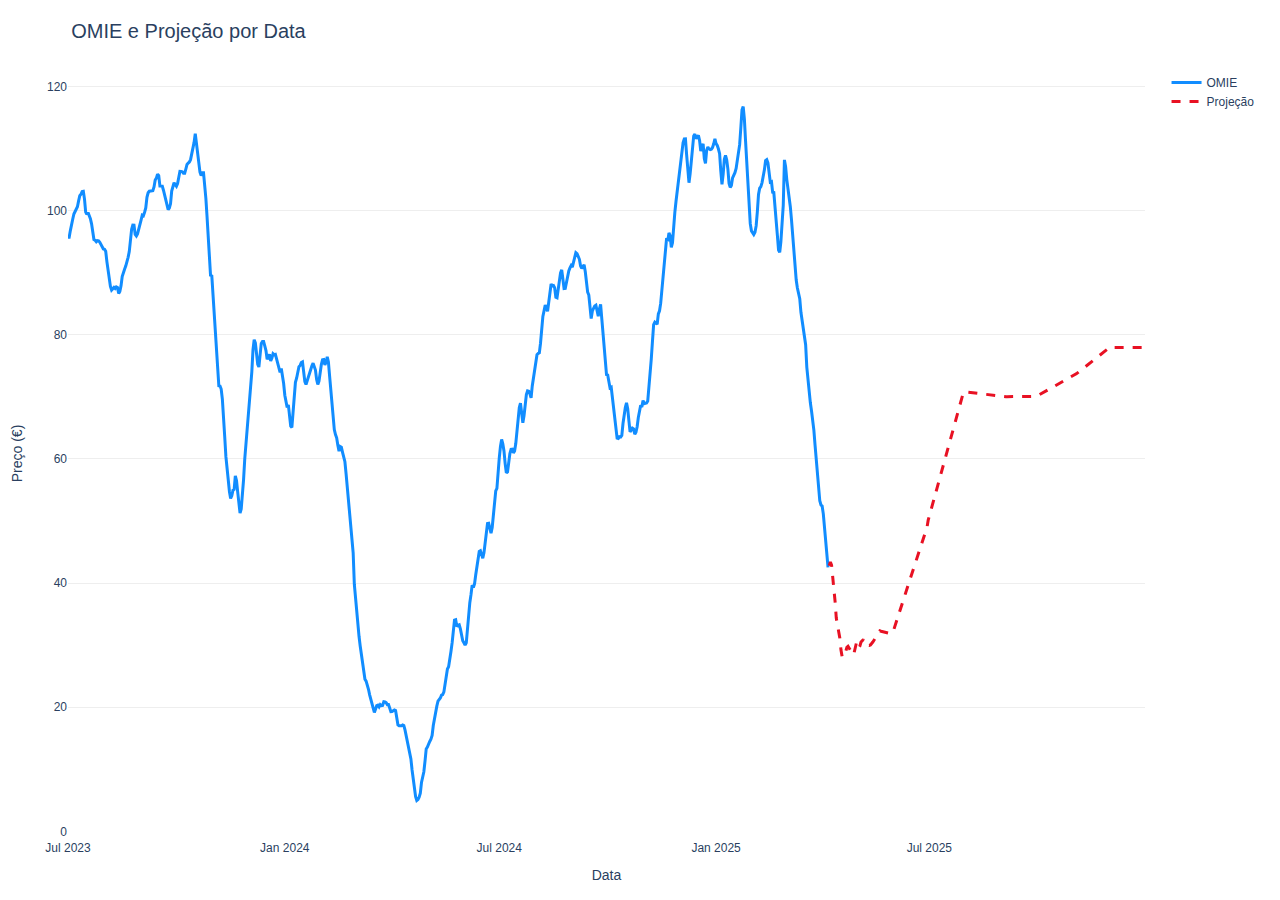
<file: grafico_omie_sem_botoes.html>
<html>
<head><meta charset="utf-8" /></head>
<body>
    <div>                        <script type="text/javascript">window.PlotlyConfig = {MathJaxConfig: 'local'};</script>
        <script src="https://cdn.plot.ly/plotly-2.4.1.min.js"></script>                <div id="a5dbb77e-119f-46d5-9d03-84bde0d20497" class="plotly-graph-div" style="height:100%; width:100%;"></div>            <script type="text/javascript">                                    window.PLOTLYENV=window.PLOTLYENV || {};                                    if (document.getElementById("a5dbb77e-119f-46d5-9d03-84bde0d20497")) {                    Plotly.newPlot(                        "a5dbb77e-119f-46d5-9d03-84bde0d20497",                        [{"hovertemplate":"Data: %{x|%d-%m-%Y}<br>OMIE: %{y:.2f} €<extra></extra>","line":{"color":"#118DFF","width":3},"mode":"lines","name":"OMIE","type":"scatter","x":["2023-07-01T00:00:00","2023-07-02T00:00:00","2023-07-03T00:00:00","2023-07-04T00:00:00","2023-07-05T00:00:00","2023-07-06T00:00:00","2023-07-07T00:00:00","2023-07-08T00:00:00","2023-07-09T00:00:00","2023-07-10T00:00:00","2023-07-11T00:00:00","2023-07-12T00:00:00","2023-07-13T00:00:00","2023-07-14T00:00:00","2023-07-15T00:00:00","2023-07-16T00:00:00","2023-07-17T00:00:00","2023-07-18T00:00:00","2023-07-19T00:00:00","2023-07-20T00:00:00","2023-07-21T00:00:00","2023-07-22T00:00:00","2023-07-23T00:00:00","2023-07-24T00:00:00","2023-07-25T00:00:00","2023-07-26T00:00:00","2023-07-27T00:00:00","2023-07-28T00:00:00","2023-07-29T00:00:00","2023-07-30T00:00:00","2023-07-31T00:00:00","2023-08-01T00:00:00","2023-08-02T00:00:00","2023-08-03T00:00:00","2023-08-04T00:00:00","2023-08-05T00:00:00","2023-08-06T00:00:00","2023-08-07T00:00:00","2023-08-08T00:00:00","2023-08-09T00:00:00","2023-08-10T00:00:00","2023-08-11T00:00:00","2023-08-12T00:00:00","2023-08-13T00:00:00","2023-08-14T00:00:00","2023-08-15T00:00:00","2023-08-16T00:00:00","2023-08-17T00:00:00","2023-08-18T00:00:00","2023-08-19T00:00:00","2023-08-20T00:00:00","2023-08-21T00:00:00","2023-08-22T00:00:00","2023-08-23T00:00:00","2023-08-24T00:00:00","2023-08-25T00:00:00","2023-08-26T00:00:00","2023-08-27T00:00:00","2023-08-28T00:00:00","2023-08-29T00:00:00","2023-08-30T00:00:00","2023-08-31T00:00:00","2023-09-01T00:00:00","2023-09-02T00:00:00","2023-09-03T00:00:00","2023-09-04T00:00:00","2023-09-05T00:00:00","2023-09-06T00:00:00","2023-09-07T00:00:00","2023-09-08T00:00:00","2023-09-09T00:00:00","2023-09-10T00:00:00","2023-09-11T00:00:00","2023-09-12T00:00:00","2023-09-13T00:00:00","2023-09-14T00:00:00","2023-09-15T00:00:00","2023-09-16T00:00:00","2023-09-17T00:00:00","2023-09-18T00:00:00","2023-09-19T00:00:00","2023-09-20T00:00:00","2023-09-21T00:00:00","2023-09-22T00:00:00","2023-09-23T00:00:00","2023-09-24T00:00:00","2023-09-25T00:00:00","2023-09-26T00:00:00","2023-09-27T00:00:00","2023-09-28T00:00:00","2023-09-29T00:00:00","2023-09-30T00:00:00","2023-10-01T00:00:00","2023-10-02T00:00:00","2023-10-03T00:00:00","2023-10-04T00:00:00","2023-10-05T00:00:00","2023-10-06T00:00:00","2023-10-07T00:00:00","2023-10-08T00:00:00","2023-10-09T00:00:00","2023-10-10T00:00:00","2023-10-11T00:00:00","2023-10-12T00:00:00","2023-10-13T00:00:00","2023-10-14T00:00:00","2023-10-15T00:00:00","2023-10-16T00:00:00","2023-10-17T00:00:00","2023-10-18T00:00:00","2023-10-19T00:00:00","2023-10-20T00:00:00","2023-10-21T00:00:00","2023-10-22T00:00:00","2023-10-23T00:00:00","2023-10-24T00:00:00","2023-10-25T00:00:00","2023-10-26T00:00:00","2023-10-27T00:00:00","2023-10-28T00:00:00","2023-10-29T00:00:00","2023-10-30T00:00:00","2023-10-31T00:00:00","2023-11-01T00:00:00","2023-11-02T00:00:00","2023-11-03T00:00:00","2023-11-04T00:00:00","2023-11-05T00:00:00","2023-11-06T00:00:00","2023-11-07T00:00:00","2023-11-08T00:00:00","2023-11-09T00:00:00","2023-11-10T00:00:00","2023-11-11T00:00:00","2023-11-12T00:00:00","2023-11-13T00:00:00","2023-11-14T00:00:00","2023-11-15T00:00:00","2023-11-16T00:00:00","2023-11-17T00:00:00","2023-11-18T00:00:00","2023-11-19T00:00:00","2023-11-20T00:00:00","2023-11-21T00:00:00","2023-11-22T00:00:00","2023-11-23T00:00:00","2023-11-24T00:00:00","2023-11-25T00:00:00","2023-11-26T00:00:00","2023-11-27T00:00:00","2023-11-28T00:00:00","2023-11-29T00:00:00","2023-11-30T00:00:00","2023-12-01T00:00:00","2023-12-02T00:00:00","2023-12-03T00:00:00","2023-12-04T00:00:00","2023-12-05T00:00:00","2023-12-06T00:00:00","2023-12-07T00:00:00","2023-12-08T00:00:00","2023-12-09T00:00:00","2023-12-10T00:00:00","2023-12-11T00:00:00","2023-12-12T00:00:00","2023-12-13T00:00:00","2023-12-14T00:00:00","2023-12-15T00:00:00","2023-12-16T00:00:00","2023-12-17T00:00:00","2023-12-18T00:00:00","2023-12-19T00:00:00","2023-12-20T00:00:00","2023-12-21T00:00:00","2023-12-22T00:00:00","2023-12-23T00:00:00","2023-12-24T00:00:00","2023-12-25T00:00:00","2023-12-26T00:00:00","2023-12-27T00:00:00","2023-12-28T00:00:00","2023-12-29T00:00:00","2023-12-30T00:00:00","2023-12-31T00:00:00","2024-01-01T00:00:00","2024-01-02T00:00:00","2024-01-03T00:00:00","2024-01-04T00:00:00","2024-01-05T00:00:00","2024-01-06T00:00:00","2024-01-07T00:00:00","2024-01-08T00:00:00","2024-01-09T00:00:00","2024-01-10T00:00:00","2024-01-11T00:00:00","2024-01-12T00:00:00","2024-01-13T00:00:00","2024-01-14T00:00:00","2024-01-15T00:00:00","2024-01-16T00:00:00","2024-01-17T00:00:00","2024-01-18T00:00:00","2024-01-19T00:00:00","2024-01-20T00:00:00","2024-01-21T00:00:00","2024-01-22T00:00:00","2024-01-23T00:00:00","2024-01-24T00:00:00","2024-01-25T00:00:00","2024-01-26T00:00:00","2024-01-27T00:00:00","2024-01-28T00:00:00","2024-01-29T00:00:00","2024-01-30T00:00:00","2024-01-31T00:00:00","2024-02-01T00:00:00","2024-02-02T00:00:00","2024-02-03T00:00:00","2024-02-04T00:00:00","2024-02-05T00:00:00","2024-02-06T00:00:00","2024-02-07T00:00:00","2024-02-08T00:00:00","2024-02-09T00:00:00","2024-02-10T00:00:00","2024-02-11T00:00:00","2024-02-12T00:00:00","2024-02-13T00:00:00","2024-02-14T00:00:00","2024-02-15T00:00:00","2024-02-16T00:00:00","2024-02-17T00:00:00","2024-02-18T00:00:00","2024-02-19T00:00:00","2024-02-20T00:00:00","2024-02-21T00:00:00","2024-02-22T00:00:00","2024-02-23T00:00:00","2024-02-24T00:00:00","2024-02-25T00:00:00","2024-02-26T00:00:00","2024-02-27T00:00:00","2024-02-28T00:00:00","2024-02-29T00:00:00","2024-03-01T00:00:00","2024-03-02T00:00:00","2024-03-03T00:00:00","2024-03-04T00:00:00","2024-03-05T00:00:00","2024-03-06T00:00:00","2024-03-07T00:00:00","2024-03-08T00:00:00","2024-03-09T00:00:00","2024-03-10T00:00:00","2024-03-11T00:00:00","2024-03-12T00:00:00","2024-03-13T00:00:00","2024-03-14T00:00:00","2024-03-15T00:00:00","2024-03-16T00:00:00","2024-03-17T00:00:00","2024-03-18T00:00:00","2024-03-19T00:00:00","2024-03-20T00:00:00","2024-03-21T00:00:00","2024-03-22T00:00:00","2024-03-23T00:00:00","2024-03-24T00:00:00","2024-03-25T00:00:00","2024-03-26T00:00:00","2024-03-27T00:00:00","2024-03-28T00:00:00","2024-03-29T00:00:00","2024-03-30T00:00:00","2024-03-31T00:00:00","2024-04-01T00:00:00","2024-04-02T00:00:00","2024-04-03T00:00:00","2024-04-04T00:00:00","2024-04-05T00:00:00","2024-04-06T00:00:00","2024-04-07T00:00:00","2024-04-08T00:00:00","2024-04-09T00:00:00","2024-04-10T00:00:00","2024-04-11T00:00:00","2024-04-12T00:00:00","2024-04-13T00:00:00","2024-04-14T00:00:00","2024-04-15T00:00:00","2024-04-16T00:00:00","2024-04-17T00:00:00","2024-04-18T00:00:00","2024-04-19T00:00:00","2024-04-20T00:00:00","2024-04-21T00:00:00","2024-04-22T00:00:00","2024-04-23T00:00:00","2024-04-24T00:00:00","2024-04-25T00:00:00","2024-04-26T00:00:00","2024-04-27T00:00:00","2024-04-28T00:00:00","2024-04-29T00:00:00","2024-04-30T00:00:00","2024-05-01T00:00:00","2024-05-02T00:00:00","2024-05-03T00:00:00","2024-05-04T00:00:00","2024-05-05T00:00:00","2024-05-06T00:00:00","2024-05-07T00:00:00","2024-05-08T00:00:00","2024-05-09T00:00:00","2024-05-10T00:00:00","2024-05-11T00:00:00","2024-05-12T00:00:00","2024-05-13T00:00:00","2024-05-14T00:00:00","2024-05-15T00:00:00","2024-05-16T00:00:00","2024-05-17T00:00:00","2024-05-18T00:00:00","2024-05-19T00:00:00","2024-05-20T00:00:00","2024-05-21T00:00:00","2024-05-22T00:00:00","2024-05-23T00:00:00","2024-05-24T00:00:00","2024-05-25T00:00:00","2024-05-26T00:00:00","2024-05-27T00:00:00","2024-05-28T00:00:00","2024-05-29T00:00:00","2024-05-30T00:00:00","2024-05-31T00:00:00","2024-06-01T00:00:00","2024-06-02T00:00:00","2024-06-03T00:00:00","2024-06-04T00:00:00","2024-06-05T00:00:00","2024-06-06T00:00:00","2024-06-07T00:00:00","2024-06-08T00:00:00","2024-06-09T00:00:00","2024-06-10T00:00:00","2024-06-11T00:00:00","2024-06-12T00:00:00","2024-06-13T00:00:00","2024-06-14T00:00:00","2024-06-15T00:00:00","2024-06-16T00:00:00","2024-06-17T00:00:00","2024-06-18T00:00:00","2024-06-19T00:00:00","2024-06-20T00:00:00","2024-06-21T00:00:00","2024-06-22T00:00:00","2024-06-23T00:00:00","2024-06-24T00:00:00","2024-06-25T00:00:00","2024-06-26T00:00:00","2024-06-27T00:00:00","2024-06-28T00:00:00","2024-06-29T00:00:00","2024-06-30T00:00:00","2024-07-01T00:00:00","2024-07-02T00:00:00","2024-07-03T00:00:00","2024-07-04T00:00:00","2024-07-05T00:00:00","2024-07-06T00:00:00","2024-07-07T00:00:00","2024-07-08T00:00:00","2024-07-09T00:00:00","2024-07-10T00:00:00","2024-07-11T00:00:00","2024-07-12T00:00:00","2024-07-13T00:00:00","2024-07-14T00:00:00","2024-07-15T00:00:00","2024-07-16T00:00:00","2024-07-17T00:00:00","2024-07-18T00:00:00","2024-07-19T00:00:00","2024-07-20T00:00:00","2024-07-21T00:00:00","2024-07-22T00:00:00","2024-07-23T00:00:00","2024-07-24T00:00:00","2024-07-25T00:00:00","2024-07-26T00:00:00","2024-07-27T00:00:00","2024-07-28T00:00:00","2024-07-29T00:00:00","2024-07-30T00:00:00","2024-07-31T00:00:00","2024-08-01T00:00:00","2024-08-02T00:00:00","2024-08-03T00:00:00","2024-08-04T00:00:00","2024-08-05T00:00:00","2024-08-06T00:00:00","2024-08-07T00:00:00","2024-08-08T00:00:00","2024-08-09T00:00:00","2024-08-10T00:00:00","2024-08-11T00:00:00","2024-08-12T00:00:00","2024-08-13T00:00:00","2024-08-14T00:00:00","2024-08-15T00:00:00","2024-08-16T00:00:00","2024-08-17T00:00:00","2024-08-18T00:00:00","2024-08-19T00:00:00","2024-08-20T00:00:00","2024-08-21T00:00:00","2024-08-22T00:00:00","2024-08-23T00:00:00","2024-08-24T00:00:00","2024-08-25T00:00:00","2024-08-26T00:00:00","2024-08-27T00:00:00","2024-08-28T00:00:00","2024-08-29T00:00:00","2024-08-30T00:00:00","2024-08-31T00:00:00","2024-09-01T00:00:00","2024-09-02T00:00:00","2024-09-03T00:00:00","2024-09-04T00:00:00","2024-09-05T00:00:00","2024-09-06T00:00:00","2024-09-07T00:00:00","2024-09-08T00:00:00","2024-09-09T00:00:00","2024-09-10T00:00:00","2024-09-11T00:00:00","2024-09-12T00:00:00","2024-09-13T00:00:00","2024-09-14T00:00:00","2024-09-15T00:00:00","2024-09-16T00:00:00","2024-09-17T00:00:00","2024-09-18T00:00:00","2024-09-19T00:00:00","2024-09-20T00:00:00","2024-09-21T00:00:00","2024-09-22T00:00:00","2024-09-23T00:00:00","2024-09-24T00:00:00","2024-09-25T00:00:00","2024-09-26T00:00:00","2024-09-27T00:00:00","2024-09-28T00:00:00","2024-09-29T00:00:00","2024-09-30T00:00:00","2024-10-01T00:00:00","2024-10-02T00:00:00","2024-10-03T00:00:00","2024-10-04T00:00:00","2024-10-05T00:00:00","2024-10-06T00:00:00","2024-10-07T00:00:00","2024-10-08T00:00:00","2024-10-09T00:00:00","2024-10-10T00:00:00","2024-10-11T00:00:00","2024-10-12T00:00:00","2024-10-13T00:00:00","2024-10-14T00:00:00","2024-10-15T00:00:00","2024-10-16T00:00:00","2024-10-17T00:00:00","2024-10-18T00:00:00","2024-10-19T00:00:00","2024-10-20T00:00:00","2024-10-21T00:00:00","2024-10-22T00:00:00","2024-10-23T00:00:00","2024-10-24T00:00:00","2024-10-25T00:00:00","2024-10-26T00:00:00","2024-10-27T00:00:00","2024-10-28T00:00:00","2024-10-29T00:00:00","2024-10-30T00:00:00","2024-10-31T00:00:00","2024-11-01T00:00:00","2024-11-02T00:00:00","2024-11-03T00:00:00","2024-11-04T00:00:00","2024-11-05T00:00:00","2024-11-06T00:00:00","2024-11-07T00:00:00","2024-11-08T00:00:00","2024-11-09T00:00:00","2024-11-10T00:00:00","2024-11-11T00:00:00","2024-11-12T00:00:00","2024-11-13T00:00:00","2024-11-14T00:00:00","2024-11-15T00:00:00","2024-11-16T00:00:00","2024-11-17T00:00:00","2024-11-18T00:00:00","2024-11-19T00:00:00","2024-11-20T00:00:00","2024-11-21T00:00:00","2024-11-22T00:00:00","2024-11-23T00:00:00","2024-11-24T00:00:00","2024-11-25T00:00:00","2024-11-26T00:00:00","2024-11-27T00:00:00","2024-11-28T00:00:00","2024-11-29T00:00:00","2024-11-30T00:00:00","2024-12-01T00:00:00","2024-12-02T00:00:00","2024-12-03T00:00:00","2024-12-04T00:00:00","2024-12-05T00:00:00","2024-12-06T00:00:00","2024-12-07T00:00:00","2024-12-08T00:00:00","2024-12-09T00:00:00","2024-12-10T00:00:00","2024-12-11T00:00:00","2024-12-12T00:00:00","2024-12-13T00:00:00","2024-12-14T00:00:00","2024-12-15T00:00:00","2024-12-16T00:00:00","2024-12-17T00:00:00","2024-12-18T00:00:00","2024-12-19T00:00:00","2024-12-20T00:00:00","2024-12-21T00:00:00","2024-12-22T00:00:00","2024-12-23T00:00:00","2024-12-24T00:00:00","2024-12-25T00:00:00","2024-12-26T00:00:00","2024-12-27T00:00:00","2024-12-28T00:00:00","2024-12-29T00:00:00","2024-12-30T00:00:00","2024-12-31T00:00:00","2025-01-01T00:00:00","2025-01-02T00:00:00","2025-01-03T00:00:00","2025-01-04T00:00:00","2025-01-05T00:00:00","2025-01-06T00:00:00","2025-01-07T00:00:00","2025-01-08T00:00:00","2025-01-09T00:00:00","2025-01-10T00:00:00","2025-01-11T00:00:00","2025-01-12T00:00:00","2025-01-13T00:00:00","2025-01-14T00:00:00","2025-01-15T00:00:00","2025-01-16T00:00:00","2025-01-17T00:00:00","2025-01-18T00:00:00","2025-01-19T00:00:00","2025-01-20T00:00:00","2025-01-21T00:00:00","2025-01-22T00:00:00","2025-01-23T00:00:00","2025-01-24T00:00:00","2025-01-25T00:00:00","2025-01-26T00:00:00","2025-01-27T00:00:00","2025-01-28T00:00:00","2025-01-29T00:00:00","2025-01-30T00:00:00","2025-01-31T00:00:00","2025-02-01T00:00:00","2025-02-02T00:00:00","2025-02-03T00:00:00","2025-02-04T00:00:00","2025-02-05T00:00:00","2025-02-06T00:00:00","2025-02-07T00:00:00","2025-02-08T00:00:00","2025-02-09T00:00:00","2025-02-10T00:00:00","2025-02-11T00:00:00","2025-02-12T00:00:00","2025-02-13T00:00:00","2025-02-14T00:00:00","2025-02-15T00:00:00","2025-02-16T00:00:00","2025-02-17T00:00:00","2025-02-18T00:00:00","2025-02-19T00:00:00","2025-02-20T00:00:00","2025-02-21T00:00:00","2025-02-22T00:00:00","2025-02-23T00:00:00","2025-02-24T00:00:00","2025-02-25T00:00:00","2025-02-26T00:00:00","2025-02-27T00:00:00","2025-02-28T00:00:00","2025-03-01T00:00:00","2025-03-02T00:00:00","2025-03-03T00:00:00","2025-03-04T00:00:00","2025-03-05T00:00:00","2025-03-06T00:00:00","2025-03-07T00:00:00","2025-03-08T00:00:00","2025-03-09T00:00:00","2025-03-10T00:00:00","2025-03-11T00:00:00","2025-03-12T00:00:00","2025-03-13T00:00:00","2025-03-14T00:00:00","2025-03-15T00:00:00","2025-03-16T00:00:00","2025-03-17T00:00:00","2025-03-18T00:00:00","2025-03-19T00:00:00","2025-03-20T00:00:00","2025-03-21T00:00:00","2025-03-22T00:00:00","2025-03-23T00:00:00","2025-03-24T00:00:00","2025-03-25T00:00:00","2025-03-26T00:00:00","2025-03-27T00:00:00","2025-03-28T00:00:00","2025-03-29T00:00:00","2025-03-30T00:00:00","2025-03-31T00:00:00","2025-04-01T00:00:00","2025-04-02T00:00:00","2025-04-03T00:00:00","2025-04-04T00:00:00","2025-04-05T00:00:00","2025-04-06T00:00:00","2025-04-07T00:00:00","2025-04-08T00:00:00","2025-04-09T00:00:00","2025-04-10T00:00:00","2025-04-11T00:00:00","2025-04-12T00:00:00","2025-04-13T00:00:00","2025-04-14T00:00:00","2025-04-15T00:00:00","2025-04-16T00:00:00","2025-04-17T00:00:00","2025-04-18T00:00:00","2025-04-19T00:00:00","2025-04-20T00:00:00","2025-04-21T00:00:00","2025-04-22T00:00:00","2025-04-23T00:00:00","2025-04-24T00:00:00","2025-04-25T00:00:00","2025-04-26T00:00:00","2025-04-27T00:00:00","2025-04-28T00:00:00","2025-04-29T00:00:00","2025-04-30T00:00:00","2025-05-01T00:00:00","2025-05-02T00:00:00","2025-05-03T00:00:00","2025-05-04T00:00:00","2025-05-05T00:00:00","2025-05-06T00:00:00","2025-05-07T00:00:00","2025-05-08T00:00:00","2025-05-09T00:00:00","2025-05-10T00:00:00","2025-05-11T00:00:00","2025-05-12T00:00:00","2025-05-13T00:00:00","2025-05-14T00:00:00","2025-05-15T00:00:00","2025-05-16T00:00:00","2025-05-17T00:00:00","2025-05-18T00:00:00","2025-05-19T00:00:00","2025-05-20T00:00:00","2025-05-21T00:00:00","2025-05-22T00:00:00","2025-05-23T00:00:00","2025-05-24T00:00:00","2025-05-25T00:00:00","2025-05-26T00:00:00","2025-05-27T00:00:00","2025-05-28T00:00:00","2025-05-29T00:00:00","2025-05-30T00:00:00","2025-05-31T00:00:00","2025-06-01T00:00:00","2025-06-02T00:00:00","2025-06-03T00:00:00","2025-06-04T00:00:00","2025-06-05T00:00:00","2025-06-06T00:00:00","2025-06-07T00:00:00","2025-06-08T00:00:00","2025-06-09T00:00:00","2025-06-10T00:00:00","2025-06-11T00:00:00","2025-06-12T00:00:00","2025-06-13T00:00:00","2025-06-14T00:00:00","2025-06-15T00:00:00","2025-06-16T00:00:00","2025-06-17T00:00:00","2025-06-18T00:00:00","2025-06-19T00:00:00","2025-06-20T00:00:00","2025-06-21T00:00:00","2025-06-22T00:00:00","2025-06-23T00:00:00","2025-06-24T00:00:00","2025-06-25T00:00:00","2025-06-26T00:00:00","2025-06-27T00:00:00","2025-06-28T00:00:00","2025-06-29T00:00:00","2025-06-30T00:00:00","2025-07-01T00:00:00","2025-07-02T00:00:00","2025-07-03T00:00:00","2025-07-04T00:00:00","2025-07-05T00:00:00","2025-07-06T00:00:00","2025-07-07T00:00:00","2025-07-08T00:00:00","2025-07-09T00:00:00","2025-07-10T00:00:00","2025-07-11T00:00:00","2025-07-12T00:00:00","2025-07-13T00:00:00","2025-07-14T00:00:00","2025-07-15T00:00:00","2025-07-16T00:00:00","2025-07-17T00:00:00","2025-07-18T00:00:00","2025-07-19T00:00:00","2025-07-20T00:00:00","2025-07-21T00:00:00","2025-07-22T00:00:00","2025-07-23T00:00:00","2025-07-24T00:00:00","2025-07-25T00:00:00","2025-07-26T00:00:00","2025-07-27T00:00:00","2025-07-28T00:00:00","2025-07-29T00:00:00","2025-07-30T00:00:00","2025-07-31T00:00:00","2025-08-01T00:00:00","2025-08-02T00:00:00","2025-08-03T00:00:00","2025-08-04T00:00:00","2025-08-05T00:00:00","2025-08-06T00:00:00","2025-08-07T00:00:00","2025-08-08T00:00:00","2025-08-09T00:00:00","2025-08-10T00:00:00","2025-08-11T00:00:00","2025-08-12T00:00:00","2025-08-13T00:00:00","2025-08-14T00:00:00","2025-08-15T00:00:00","2025-08-16T00:00:00","2025-08-17T00:00:00","2025-08-18T00:00:00","2025-08-19T00:00:00","2025-08-20T00:00:00","2025-08-21T00:00:00","2025-08-22T00:00:00","2025-08-23T00:00:00","2025-08-24T00:00:00","2025-08-25T00:00:00","2025-08-26T00:00:00","2025-08-27T00:00:00","2025-08-28T00:00:00","2025-08-29T00:00:00","2025-08-30T00:00:00","2025-08-31T00:00:00","2025-09-01T00:00:00","2025-09-02T00:00:00","2025-09-03T00:00:00","2025-09-04T00:00:00","2025-09-05T00:00:00","2025-09-06T00:00:00","2025-09-07T00:00:00","2025-09-08T00:00:00","2025-09-09T00:00:00","2025-09-10T00:00:00","2025-09-11T00:00:00","2025-09-12T00:00:00","2025-09-13T00:00:00","2025-09-14T00:00:00","2025-09-15T00:00:00","2025-09-16T00:00:00","2025-09-17T00:00:00","2025-09-18T00:00:00","2025-09-19T00:00:00","2025-09-20T00:00:00","2025-09-21T00:00:00","2025-09-22T00:00:00","2025-09-23T00:00:00","2025-09-24T00:00:00","2025-09-25T00:00:00","2025-09-26T00:00:00","2025-09-27T00:00:00","2025-09-28T00:00:00","2025-09-29T00:00:00","2025-09-30T00:00:00","2025-10-01T00:00:00","2025-10-02T00:00:00","2025-10-03T00:00:00","2025-10-04T00:00:00","2025-10-05T00:00:00","2025-10-06T00:00:00","2025-10-07T00:00:00","2025-10-08T00:00:00","2025-10-09T00:00:00","2025-10-10T00:00:00","2025-10-11T00:00:00","2025-10-12T00:00:00","2025-10-13T00:00:00","2025-10-14T00:00:00","2025-10-15T00:00:00","2025-10-16T00:00:00","2025-10-17T00:00:00","2025-10-18T00:00:00","2025-10-19T00:00:00","2025-10-20T00:00:00","2025-10-21T00:00:00","2025-10-22T00:00:00","2025-10-23T00:00:00","2025-10-24T00:00:00","2025-10-25T00:00:00","2025-10-26T00:00:00","2025-10-27T00:00:00","2025-10-28T00:00:00","2025-10-29T00:00:00","2025-10-30T00:00:00","2025-10-31T00:00:00","2025-11-01T00:00:00","2025-11-02T00:00:00","2025-11-03T00:00:00","2025-11-04T00:00:00","2025-11-05T00:00:00","2025-11-06T00:00:00","2025-11-07T00:00:00","2025-11-08T00:00:00","2025-11-09T00:00:00","2025-11-10T00:00:00","2025-11-11T00:00:00","2025-11-12T00:00:00","2025-11-13T00:00:00","2025-11-14T00:00:00","2025-11-15T00:00:00","2025-11-16T00:00:00","2025-11-17T00:00:00","2025-11-18T00:00:00","2025-11-19T00:00:00","2025-11-20T00:00:00","2025-11-21T00:00:00","2025-11-22T00:00:00","2025-11-23T00:00:00","2025-11-24T00:00:00","2025-11-25T00:00:00","2025-11-26T00:00:00","2025-11-27T00:00:00","2025-11-28T00:00:00","2025-11-29T00:00:00","2025-11-30T00:00:00","2025-12-01T00:00:00","2025-12-02T00:00:00","2025-12-03T00:00:00","2025-12-04T00:00:00","2025-12-05T00:00:00","2025-12-06T00:00:00","2025-12-07T00:00:00","2025-12-08T00:00:00","2025-12-09T00:00:00","2025-12-10T00:00:00","2025-12-11T00:00:00","2025-12-12T00:00:00","2025-12-13T00:00:00","2025-12-14T00:00:00","2025-12-15T00:00:00","2025-12-16T00:00:00","2025-12-17T00:00:00","2025-12-18T00:00:00","2025-12-19T00:00:00","2025-12-20T00:00:00","2025-12-21T00:00:00","2025-12-22T00:00:00","2025-12-23T00:00:00","2025-12-24T00:00:00","2025-12-25T00:00:00","2025-12-26T00:00:00","2025-12-27T00:00:00","2025-12-28T00:00:00","2025-12-29T00:00:00","2025-12-30T00:00:00","2025-12-31T00:00:00"],"y":[95.719,95.71572222222224,96.77465277777776,97.94291666666668,98.6119027777778,99.4451527777778,99.92704166666668,100.26429166666668,100.62498611111114,101.55581944444442,102.40293055555556,102.62711111111112,103.0774861111111,103.1103611111111,101.85015277777777,99.7594722222222,99.3863611111111,99.70468055555556,99.28779166666664,98.69118055555556,97.85538888888888,96.86668055555556,95.32891666666669,95.20143055555556,94.977125,95.1609722222222,95.12698611111112,94.90288888888888,94.52259722222225,93.95759722222222,93.80065860215052,93.75225806451614,93.44220430107526,91.77775537634407,90.41372311827956,89.64560483870966,87.77385752688173,87.2078494623656,87.37899193548388,87.62833333333334,87.45336021505376,87.70142473118281,87.60880376344086,86.6593817204301,86.9904435483871,87.8725,89.36809139784948,90.21923387096774,90.55471774193548,91.05362903225809,91.66530913978494,92.47258064516129,93.39185483870963,95.66592741935484,97.00561827956987,97.67125,97.65825268817204,96.14516129032256,95.90435483870968,96.23774193548384,97.18698924731184,97.8808870967742,98.47783602150538,99.26694892473118,99.17384408602152,99.73399193548389,100.42487903225808,102.1452553763441,102.87041666666669,103.11823924731183,103.14116935483872,103.08458333333331,103.21188172043009,103.81385752688172,104.91955645161292,105.2305107526882,105.88334677419358,105.6287365591398,103.96205645161292,103.97090053763444,103.93393817204304,103.28208333333336,102.4913978494624,101.88411290322584,101.10060483870969,100.14646505376344,100.4005510752688,101.09400537634409,103.14282258064516,103.94004032258064,104.48299731182796,104.15829166666668,103.90373611111112,104.34523611111112,105.79855555555557,106.32597222222222,106.31724999999996,106.25856944444445,106.00493055555556,106.00861111111112,106.68669444444444,107.42356944444444,107.64784722222224,107.82931944444448,108.20333333333332,109.12686111111113,109.68534722222223,110.98341666666668,112.39831944444448,110.78576388888892,109.4282777777778,107.13262500000005,106.17554166666667,105.63179166666669,106.11234722222224,106.10401388888891,104.38879166666668,101.9731527777778,99.02098611111111,95.38029166666668,91.69449375866856,89.44178918169213,89.59707382550336,86.56371812080539,83.00005369127518,79.76790604026846,76.4766979865772,73.30246979865774,71.77461744966443,71.73013422818792,71.2546845637584,69.6294899328859,67.28339597315438,63.56140939597317,60.360120805369135,58.09479194630872,55.95653691275168,54.75497986577182,53.62853691275168,54.0521610738255,54.96765100671141,55.07387919463086,57.26606711409395,56.49661744966441,54.68579865771811,52.35522147651008,51.25638926174497,51.9443355704698,54.08473825503356,56.66385234899329,59.980617449664415,62.36870967741935,63.38331944444444,66.43351388888887,69.03520833333332,71.45074999999999,74.0263611111111,77.59251388888886,79.19195833333332,78.68162499999998,76.42430555555555,75.23980555555555,74.79577777777777,77.05591666666666,78.60249999999999,78.89483333333332,78.89315277777777,78.19879166666666,77.45670833333332,76.04384722222221,76.40172222222222,76.85048611111111,75.7803611111111,76.20658333333333,76.94236111111111,76.77752777777778,76.82933333333334,75.98244444444444,75.17652777777778,74.29429166666667,73.94445833333333,74.56643055555556,73.43333333333334,72.1456317204301,70.24845430107527,68.89594086021505,68.28782258064516,68.6934005376344,67.23940860215055,65.28197580645161,65.07435483870967,67.80375,70.33255376344086,72.32317204301076,72.9984811827957,73.90930107526883,74.85887096774194,75.05502688172044,75.50211021505375,75.61521505376344,74.01801075268817,72.44618279569892,71.98733870967742,72.65217741935484,72.97912634408601,73.57716397849461,74.58615591397849,75.00790322580644,75.42336021505376,74.77119623655915,74.29611559139785,72.78564516129033,72.00056451612905,72.5104435483871,74.08716397849463,75.18381720430108,75.97594086021506,76.01870967741937,75.11970430107529,75.55568548387097,76.43876344086021,75.60885752688172,73.36780913978495,71.0071505376344,68.07030913978494,66.35388440860216,64.71950268817204,63.92127688172043,63.389112903225794,62.20319892473118,61.24266129032258,61.98302419354838,61.8755510752688,61.055913978494615,60.174018817204285,59.53521505376344,57.59489247311828,55.258413978494616,52.82176075268817,50.44384408602151,48.2232123655914,46.2210752688172,44.87225806451612,39.76008620689655,37.397514367816086,35.29487068965517,33.33679597701149,31.37818965517241,29.80729885057471,28.569324712643677,27.10501436781609,25.87794540229885,24.506106321839077,24.18639367816092,23.236063218390807,22.88083333333334,21.996048850574716,21.114281609195405,20.665704022988503,19.838951149425284,19.14875,19.590761494252877,20.239841954022992,20.325833333333332,20.04336206896552,20.416379310344823,20.252686781609192,20.28693965517241,20.87826149425287,20.828879310344828,20.72396551724138,20.410258620689653,20.414913793103445,19.874666666666663,19.281843876177657,19.30458950201884,19.38387617765814,19.542866756393,19.457496635262448,18.314266487214,17.152220726783312,17.0228532974428,16.98694481830417,17.015248990578733,17.13586810228802,17.032274562584117,16.348532974427993,15.441265141318976,14.571440107671604,13.437725437415882,12.51484522207268,11.657160161507402,9.883728129205922,8.291830417227455,6.6535666218035,5.584441453566622,4.972476446837147,5.123445491251682,5.491238223418575,6.142934051144009,7.880713324360696,8.679851951547775,9.593257065948851,11.347308209959625,13.273833333333336,13.570444444444446,13.90145833333334,14.475583333333342,14.832944444444454,15.461000000000013,17.05354166666668,18.288277777777783,19.00605555555557,20.162333333333343,20.986888888888892,21.241680555555565,21.48448611111112,21.948597222222237,22.0368888888889,22.459361111111114,23.54601388888889,25.21124999999999,26.14969444444444,26.522999999999996,27.50768055555555,28.963805555555545,30.38802777777777,32.20255555555555,34.01356944444444,34.073,33.01465277777778,33.20045833333333,33.27543055555556,32.60827777777778,31.636250000000004,30.69575268817205,30.375833333333336,29.99650537634409,30.36986559139785,32.895403225806454,35.39528225806452,36.83607526881721,38.127795698924736,39.65978494623656,39.2921370967742,39.8676747311828,41.2974059139785,42.46568548387098,43.99361559139785,45.07805107526882,45.201612903225815,44.64791666666667,44.0000806451613,44.86641129032258,46.49188172043012,48.30323924731183,49.59120967741936,49.62008064516129,48.48903225806451,48.01615591397848,48.95520161290322,51.29512096774194,53.1790188172043,54.85130376344086,55.25051075268818,58.20545833333335,60.16540277777779,61.98350000000001,63.11743055555557,62.42655555555557,61.27259722222224,59.23584722222224,57.74640277777778,57.90070833333335,59.49448611111113,60.85256944444446,61.52283333333335,61.550125000000016,60.96630555555557,61.29033333333332,62.45866666666665,64.79769444444445,66.86897222222223,68.27181944444445,68.96623611111113,67.62166666666667,65.80605555555556,66.94565277777778,69.14236111111111,70.34427777777778,70.95445833333333,70.88765277777777,70.47744444444443,69.82591666666666,71.74458333333332,73.12686111111108,74.17481182795697,75.67544354838708,76.78801075268815,76.97434139784944,77.08776881720429,78.62975806451614,80.9884811827957,82.95662634408602,83.8473252688172,84.79551075268817,84.2846505376344,83.7711693548387,85.27287634408601,87.01836021505376,88.1663306451613,87.87611559139785,87.92346774193548,87.56073924731182,86.04645161290323,85.96220430107526,87.41040322580646,89.01572580645161,89.96313172043011,90.4545564516129,89.28291666666668,87.43759408602149,87.45654569892473,88.43729838709676,89.88708333333332,90.26236559139784,90.77303763440858,91.13530913978492,90.88958333333332,91.61959677419354,92.5962634408602,93.22860215053764,93.07327956989248,92.4830376344086,92.1515994623656,91.05247311827958,90.68641129032258,90.98350806451614,91.258561827957,90.14362903225808,88.20217741935485,86.8643682795699,86.40095430107529,84.41912634408604,82.61669354838712,83.8339919354839,84.24376344086022,84.63818548387098,84.76384408602152,83.50047043010754,82.97611559139786,84.1723252688172,84.87841397849462,82.60374999999999,80.18057795698924,78.18942204301074,75.71327956989246,73.58506944444443,73.52699999999999,72.7144861111111,71.42590277777776,71.54118055555554,69.99780555555556,67.85620833333334,66.75354166666668,65.52954166666667,63.35423611111111,63.29318055555556,63.55963888888889,63.51481944444444,63.76973611111111,65.69623611111112,67.52355555555556,68.28949999999999,69.03076388888888,68.09905555555555,66.16156944444442,64.3464861111111,64.62468055555556,64.95498611111111,64.83541666666667,63.96094444444445,64.29629166666665,65.174875,66.66389736477117,67.64257975034675,68.63219140083217,68.3419972260749,69.39522147651007,68.88602684563757,68.89138255033558,68.99099328859062,69.32562416107383,71.24088590604028,74.25119463087248,76.10606711409393,78.91440268456374,81.6414899328859,82.02593288590604,81.81357046979865,81.69255033557049,83.3489798657718,83.85900671140938,85.08927516778523,87.12187919463088,89.1968322147651,91.5283489932886,94.18511409395975,95.5593288590604,95.0733154362416,96.40677852348992,95.95761073825504,94.060711409396,94.80457718120805,97.76547651006712,99.72740591397852,101.50653225806452,103.27096774193552,104.6471527777778,106.1510277777778,107.85544444444449,110.10873611111116,110.96431944444448,111.54152777777782,111.54825000000002,108.97104166666668,105.827875,104.49377777777778,105.94165277777776,108.00693055555554,110.68398611111112,112.03183333333332,112.32188888888888,111.59088888888886,111.86329166666664,112.11068055555556,111.28076388888888,109.60259722222222,110.2540972222222,110.76145833333334,108.39851388888889,107.60255555555555,109.72094444444444,110.23819444444445,109.9293472222222,109.83494444444445,109.9012222222222,110.16833333333332,110.75590277777776,111.55157258064516,110.79669354838708,110.4884139784946,109.91719086021504,109.1585887096774,106.33586021505376,104.22896505376345,105.8648252688172,108.26643817204298,108.8814516129032,108.16725806451612,106.71196236559138,104.37182795698922,103.74526881720428,104.04020161290322,105.26635752688172,105.67712365591402,106.10848118279571,106.7993548387097,108.17591397849463,109.1596505376344,110.61413978494625,113.34176075268816,116.24056451612904,116.75956989247312,114.79084677419353,111.28081989247308,107.63737903225804,103.88389784946236,101.07573924731182,97.89356182795696,96.73506720430106,96.45642473118278,96.14389784946236,96.5013440860215,97.5320833333333,99.78920698924728,102.60385752688168,103.6003494623656,103.85556451612904,104.51064516129034,105.3806989247312,106.56366935483874,108.0546370967742,108.20784946236562,107.67426075268818,106.03255376344086,104.59131720430108,104.6608870967742,102.94244623655916,102.91091397849463,101.00594086021503,98.05934139784944,96.03110215053762,93.6469623655914,93.26177419354836,95.01174731182796,97.61571236559138,100.83008064516127,108.16863095238097,107.05898809523808,104.99558035714286,103.73547619047618,102.04385416666666,100.6192113095238,98.49270833333334,96.0314136904762,92.79648809523808,90.6262648809524,88.80558035714287,87.52748511904761,86.59377976190476,85.81901785714284,83.61281249999998,82.16528273809523,81.13593749999998,79.22019345238094,78.39275297619047,74.75419642857142,72.4907738095238,71.15928571428572,69.0305505952381,67.71724702380953,66.51046130952382,64.60328869047619,62.18529761904762,59.77302083333333,56.68933035714287,54.898778735632185,53.24859527121002,52.57698519515478,52.39562584118438,51.13619111709287,48.665746971736205,45.92335127860027,44.24563930013458,42.53029609690444,null,null,null,null,null,null,null,null,null,null,null,null,null,null,null,null,null,null,null,null,null,null,null,null,null,null,null,null,null,null,null,null,null,null,null,null,null,null,null,null,null,null,null,null,null,null,null,null,null,null,null,null,null,null,null,null,null,null,null,null,null,null,null,null,null,null,null,null,null,null,null,null,null,null,null,null,null,null,null,null,null,null,null,null,null,null,null,null,null,null,null,null,null,null,null,null,null,null,null,null,null,null,null,null,null,null,null,null,null,null,null,null,null,null,null,null,null,null,null,null,null,null,null,null,null,null,null,null,null,null,null,null,null,null,null,null,null,null,null,null,null,null,null,null,null,null,null,null,null,null,null,null,null,null,null,null,null,null,null,null,null,null,null,null,null,null,null,null,null,null,null,null,null,null,null,null,null,null,null,null,null,null,null,null,null,null,null,null,null,null,null,null,null,null,null,null,null,null,null,null,null,null,null,null,null,null,null,null,null,null,null,null,null,null,null,null,null,null,null,null,null,null,null,null,null,null,null,null,null,null,null,null,null,null,null,null,null,null,null,null,null,null,null,null,null,null,null,null,null,null,null,null,null,null,null,null,null,null,null,null,null,null,null,null,null,null,null,null,null]},{"hovertemplate":"Data: %{x|%d-%m-%Y}<br>Projeção: %{y:.2f} €<extra></extra>","line":{"color":"#E81123","dash":"dash","width":3},"mode":"lines","name":"Projeção","type":"scatter","x":["2023-07-01T00:00:00","2023-07-02T00:00:00","2023-07-03T00:00:00","2023-07-04T00:00:00","2023-07-05T00:00:00","2023-07-06T00:00:00","2023-07-07T00:00:00","2023-07-08T00:00:00","2023-07-09T00:00:00","2023-07-10T00:00:00","2023-07-11T00:00:00","2023-07-12T00:00:00","2023-07-13T00:00:00","2023-07-14T00:00:00","2023-07-15T00:00:00","2023-07-16T00:00:00","2023-07-17T00:00:00","2023-07-18T00:00:00","2023-07-19T00:00:00","2023-07-20T00:00:00","2023-07-21T00:00:00","2023-07-22T00:00:00","2023-07-23T00:00:00","2023-07-24T00:00:00","2023-07-25T00:00:00","2023-07-26T00:00:00","2023-07-27T00:00:00","2023-07-28T00:00:00","2023-07-29T00:00:00","2023-07-30T00:00:00","2023-07-31T00:00:00","2023-08-01T00:00:00","2023-08-02T00:00:00","2023-08-03T00:00:00","2023-08-04T00:00:00","2023-08-05T00:00:00","2023-08-06T00:00:00","2023-08-07T00:00:00","2023-08-08T00:00:00","2023-08-09T00:00:00","2023-08-10T00:00:00","2023-08-11T00:00:00","2023-08-12T00:00:00","2023-08-13T00:00:00","2023-08-14T00:00:00","2023-08-15T00:00:00","2023-08-16T00:00:00","2023-08-17T00:00:00","2023-08-18T00:00:00","2023-08-19T00:00:00","2023-08-20T00:00:00","2023-08-21T00:00:00","2023-08-22T00:00:00","2023-08-23T00:00:00","2023-08-24T00:00:00","2023-08-25T00:00:00","2023-08-26T00:00:00","2023-08-27T00:00:00","2023-08-28T00:00:00","2023-08-29T00:00:00","2023-08-30T00:00:00","2023-08-31T00:00:00","2023-09-01T00:00:00","2023-09-02T00:00:00","2023-09-03T00:00:00","2023-09-04T00:00:00","2023-09-05T00:00:00","2023-09-06T00:00:00","2023-09-07T00:00:00","2023-09-08T00:00:00","2023-09-09T00:00:00","2023-09-10T00:00:00","2023-09-11T00:00:00","2023-09-12T00:00:00","2023-09-13T00:00:00","2023-09-14T00:00:00","2023-09-15T00:00:00","2023-09-16T00:00:00","2023-09-17T00:00:00","2023-09-18T00:00:00","2023-09-19T00:00:00","2023-09-20T00:00:00","2023-09-21T00:00:00","2023-09-22T00:00:00","2023-09-23T00:00:00","2023-09-24T00:00:00","2023-09-25T00:00:00","2023-09-26T00:00:00","2023-09-27T00:00:00","2023-09-28T00:00:00","2023-09-29T00:00:00","2023-09-30T00:00:00","2023-10-01T00:00:00","2023-10-02T00:00:00","2023-10-03T00:00:00","2023-10-04T00:00:00","2023-10-05T00:00:00","2023-10-06T00:00:00","2023-10-07T00:00:00","2023-10-08T00:00:00","2023-10-09T00:00:00","2023-10-10T00:00:00","2023-10-11T00:00:00","2023-10-12T00:00:00","2023-10-13T00:00:00","2023-10-14T00:00:00","2023-10-15T00:00:00","2023-10-16T00:00:00","2023-10-17T00:00:00","2023-10-18T00:00:00","2023-10-19T00:00:00","2023-10-20T00:00:00","2023-10-21T00:00:00","2023-10-22T00:00:00","2023-10-23T00:00:00","2023-10-24T00:00:00","2023-10-25T00:00:00","2023-10-26T00:00:00","2023-10-27T00:00:00","2023-10-28T00:00:00","2023-10-29T00:00:00","2023-10-30T00:00:00","2023-10-31T00:00:00","2023-11-01T00:00:00","2023-11-02T00:00:00","2023-11-03T00:00:00","2023-11-04T00:00:00","2023-11-05T00:00:00","2023-11-06T00:00:00","2023-11-07T00:00:00","2023-11-08T00:00:00","2023-11-09T00:00:00","2023-11-10T00:00:00","2023-11-11T00:00:00","2023-11-12T00:00:00","2023-11-13T00:00:00","2023-11-14T00:00:00","2023-11-15T00:00:00","2023-11-16T00:00:00","2023-11-17T00:00:00","2023-11-18T00:00:00","2023-11-19T00:00:00","2023-11-20T00:00:00","2023-11-21T00:00:00","2023-11-22T00:00:00","2023-11-23T00:00:00","2023-11-24T00:00:00","2023-11-25T00:00:00","2023-11-26T00:00:00","2023-11-27T00:00:00","2023-11-28T00:00:00","2023-11-29T00:00:00","2023-11-30T00:00:00","2023-12-01T00:00:00","2023-12-02T00:00:00","2023-12-03T00:00:00","2023-12-04T00:00:00","2023-12-05T00:00:00","2023-12-06T00:00:00","2023-12-07T00:00:00","2023-12-08T00:00:00","2023-12-09T00:00:00","2023-12-10T00:00:00","2023-12-11T00:00:00","2023-12-12T00:00:00","2023-12-13T00:00:00","2023-12-14T00:00:00","2023-12-15T00:00:00","2023-12-16T00:00:00","2023-12-17T00:00:00","2023-12-18T00:00:00","2023-12-19T00:00:00","2023-12-20T00:00:00","2023-12-21T00:00:00","2023-12-22T00:00:00","2023-12-23T00:00:00","2023-12-24T00:00:00","2023-12-25T00:00:00","2023-12-26T00:00:00","2023-12-27T00:00:00","2023-12-28T00:00:00","2023-12-29T00:00:00","2023-12-30T00:00:00","2023-12-31T00:00:00","2024-01-01T00:00:00","2024-01-02T00:00:00","2024-01-03T00:00:00","2024-01-04T00:00:00","2024-01-05T00:00:00","2024-01-06T00:00:00","2024-01-07T00:00:00","2024-01-08T00:00:00","2024-01-09T00:00:00","2024-01-10T00:00:00","2024-01-11T00:00:00","2024-01-12T00:00:00","2024-01-13T00:00:00","2024-01-14T00:00:00","2024-01-15T00:00:00","2024-01-16T00:00:00","2024-01-17T00:00:00","2024-01-18T00:00:00","2024-01-19T00:00:00","2024-01-20T00:00:00","2024-01-21T00:00:00","2024-01-22T00:00:00","2024-01-23T00:00:00","2024-01-24T00:00:00","2024-01-25T00:00:00","2024-01-26T00:00:00","2024-01-27T00:00:00","2024-01-28T00:00:00","2024-01-29T00:00:00","2024-01-30T00:00:00","2024-01-31T00:00:00","2024-02-01T00:00:00","2024-02-02T00:00:00","2024-02-03T00:00:00","2024-02-04T00:00:00","2024-02-05T00:00:00","2024-02-06T00:00:00","2024-02-07T00:00:00","2024-02-08T00:00:00","2024-02-09T00:00:00","2024-02-10T00:00:00","2024-02-11T00:00:00","2024-02-12T00:00:00","2024-02-13T00:00:00","2024-02-14T00:00:00","2024-02-15T00:00:00","2024-02-16T00:00:00","2024-02-17T00:00:00","2024-02-18T00:00:00","2024-02-19T00:00:00","2024-02-20T00:00:00","2024-02-21T00:00:00","2024-02-22T00:00:00","2024-02-23T00:00:00","2024-02-24T00:00:00","2024-02-25T00:00:00","2024-02-26T00:00:00","2024-02-27T00:00:00","2024-02-28T00:00:00","2024-02-29T00:00:00","2024-03-01T00:00:00","2024-03-02T00:00:00","2024-03-03T00:00:00","2024-03-04T00:00:00","2024-03-05T00:00:00","2024-03-06T00:00:00","2024-03-07T00:00:00","2024-03-08T00:00:00","2024-03-09T00:00:00","2024-03-10T00:00:00","2024-03-11T00:00:00","2024-03-12T00:00:00","2024-03-13T00:00:00","2024-03-14T00:00:00","2024-03-15T00:00:00","2024-03-16T00:00:00","2024-03-17T00:00:00","2024-03-18T00:00:00","2024-03-19T00:00:00","2024-03-20T00:00:00","2024-03-21T00:00:00","2024-03-22T00:00:00","2024-03-23T00:00:00","2024-03-24T00:00:00","2024-03-25T00:00:00","2024-03-26T00:00:00","2024-03-27T00:00:00","2024-03-28T00:00:00","2024-03-29T00:00:00","2024-03-30T00:00:00","2024-03-31T00:00:00","2024-04-01T00:00:00","2024-04-02T00:00:00","2024-04-03T00:00:00","2024-04-04T00:00:00","2024-04-05T00:00:00","2024-04-06T00:00:00","2024-04-07T00:00:00","2024-04-08T00:00:00","2024-04-09T00:00:00","2024-04-10T00:00:00","2024-04-11T00:00:00","2024-04-12T00:00:00","2024-04-13T00:00:00","2024-04-14T00:00:00","2024-04-15T00:00:00","2024-04-16T00:00:00","2024-04-17T00:00:00","2024-04-18T00:00:00","2024-04-19T00:00:00","2024-04-20T00:00:00","2024-04-21T00:00:00","2024-04-22T00:00:00","2024-04-23T00:00:00","2024-04-24T00:00:00","2024-04-25T00:00:00","2024-04-26T00:00:00","2024-04-27T00:00:00","2024-04-28T00:00:00","2024-04-29T00:00:00","2024-04-30T00:00:00","2024-05-01T00:00:00","2024-05-02T00:00:00","2024-05-03T00:00:00","2024-05-04T00:00:00","2024-05-05T00:00:00","2024-05-06T00:00:00","2024-05-07T00:00:00","2024-05-08T00:00:00","2024-05-09T00:00:00","2024-05-10T00:00:00","2024-05-11T00:00:00","2024-05-12T00:00:00","2024-05-13T00:00:00","2024-05-14T00:00:00","2024-05-15T00:00:00","2024-05-16T00:00:00","2024-05-17T00:00:00","2024-05-18T00:00:00","2024-05-19T00:00:00","2024-05-20T00:00:00","2024-05-21T00:00:00","2024-05-22T00:00:00","2024-05-23T00:00:00","2024-05-24T00:00:00","2024-05-25T00:00:00","2024-05-26T00:00:00","2024-05-27T00:00:00","2024-05-28T00:00:00","2024-05-29T00:00:00","2024-05-30T00:00:00","2024-05-31T00:00:00","2024-06-01T00:00:00","2024-06-02T00:00:00","2024-06-03T00:00:00","2024-06-04T00:00:00","2024-06-05T00:00:00","2024-06-06T00:00:00","2024-06-07T00:00:00","2024-06-08T00:00:00","2024-06-09T00:00:00","2024-06-10T00:00:00","2024-06-11T00:00:00","2024-06-12T00:00:00","2024-06-13T00:00:00","2024-06-14T00:00:00","2024-06-15T00:00:00","2024-06-16T00:00:00","2024-06-17T00:00:00","2024-06-18T00:00:00","2024-06-19T00:00:00","2024-06-20T00:00:00","2024-06-21T00:00:00","2024-06-22T00:00:00","2024-06-23T00:00:00","2024-06-24T00:00:00","2024-06-25T00:00:00","2024-06-26T00:00:00","2024-06-27T00:00:00","2024-06-28T00:00:00","2024-06-29T00:00:00","2024-06-30T00:00:00","2024-07-01T00:00:00","2024-07-02T00:00:00","2024-07-03T00:00:00","2024-07-04T00:00:00","2024-07-05T00:00:00","2024-07-06T00:00:00","2024-07-07T00:00:00","2024-07-08T00:00:00","2024-07-09T00:00:00","2024-07-10T00:00:00","2024-07-11T00:00:00","2024-07-12T00:00:00","2024-07-13T00:00:00","2024-07-14T00:00:00","2024-07-15T00:00:00","2024-07-16T00:00:00","2024-07-17T00:00:00","2024-07-18T00:00:00","2024-07-19T00:00:00","2024-07-20T00:00:00","2024-07-21T00:00:00","2024-07-22T00:00:00","2024-07-23T00:00:00","2024-07-24T00:00:00","2024-07-25T00:00:00","2024-07-26T00:00:00","2024-07-27T00:00:00","2024-07-28T00:00:00","2024-07-29T00:00:00","2024-07-30T00:00:00","2024-07-31T00:00:00","2024-08-01T00:00:00","2024-08-02T00:00:00","2024-08-03T00:00:00","2024-08-04T00:00:00","2024-08-05T00:00:00","2024-08-06T00:00:00","2024-08-07T00:00:00","2024-08-08T00:00:00","2024-08-09T00:00:00","2024-08-10T00:00:00","2024-08-11T00:00:00","2024-08-12T00:00:00","2024-08-13T00:00:00","2024-08-14T00:00:00","2024-08-15T00:00:00","2024-08-16T00:00:00","2024-08-17T00:00:00","2024-08-18T00:00:00","2024-08-19T00:00:00","2024-08-20T00:00:00","2024-08-21T00:00:00","2024-08-22T00:00:00","2024-08-23T00:00:00","2024-08-24T00:00:00","2024-08-25T00:00:00","2024-08-26T00:00:00","2024-08-27T00:00:00","2024-08-28T00:00:00","2024-08-29T00:00:00","2024-08-30T00:00:00","2024-08-31T00:00:00","2024-09-01T00:00:00","2024-09-02T00:00:00","2024-09-03T00:00:00","2024-09-04T00:00:00","2024-09-05T00:00:00","2024-09-06T00:00:00","2024-09-07T00:00:00","2024-09-08T00:00:00","2024-09-09T00:00:00","2024-09-10T00:00:00","2024-09-11T00:00:00","2024-09-12T00:00:00","2024-09-13T00:00:00","2024-09-14T00:00:00","2024-09-15T00:00:00","2024-09-16T00:00:00","2024-09-17T00:00:00","2024-09-18T00:00:00","2024-09-19T00:00:00","2024-09-20T00:00:00","2024-09-21T00:00:00","2024-09-22T00:00:00","2024-09-23T00:00:00","2024-09-24T00:00:00","2024-09-25T00:00:00","2024-09-26T00:00:00","2024-09-27T00:00:00","2024-09-28T00:00:00","2024-09-29T00:00:00","2024-09-30T00:00:00","2024-10-01T00:00:00","2024-10-02T00:00:00","2024-10-03T00:00:00","2024-10-04T00:00:00","2024-10-05T00:00:00","2024-10-06T00:00:00","2024-10-07T00:00:00","2024-10-08T00:00:00","2024-10-09T00:00:00","2024-10-10T00:00:00","2024-10-11T00:00:00","2024-10-12T00:00:00","2024-10-13T00:00:00","2024-10-14T00:00:00","2024-10-15T00:00:00","2024-10-16T00:00:00","2024-10-17T00:00:00","2024-10-18T00:00:00","2024-10-19T00:00:00","2024-10-20T00:00:00","2024-10-21T00:00:00","2024-10-22T00:00:00","2024-10-23T00:00:00","2024-10-24T00:00:00","2024-10-25T00:00:00","2024-10-26T00:00:00","2024-10-27T00:00:00","2024-10-28T00:00:00","2024-10-29T00:00:00","2024-10-30T00:00:00","2024-10-31T00:00:00","2024-11-01T00:00:00","2024-11-02T00:00:00","2024-11-03T00:00:00","2024-11-04T00:00:00","2024-11-05T00:00:00","2024-11-06T00:00:00","2024-11-07T00:00:00","2024-11-08T00:00:00","2024-11-09T00:00:00","2024-11-10T00:00:00","2024-11-11T00:00:00","2024-11-12T00:00:00","2024-11-13T00:00:00","2024-11-14T00:00:00","2024-11-15T00:00:00","2024-11-16T00:00:00","2024-11-17T00:00:00","2024-11-18T00:00:00","2024-11-19T00:00:00","2024-11-20T00:00:00","2024-11-21T00:00:00","2024-11-22T00:00:00","2024-11-23T00:00:00","2024-11-24T00:00:00","2024-11-25T00:00:00","2024-11-26T00:00:00","2024-11-27T00:00:00","2024-11-28T00:00:00","2024-11-29T00:00:00","2024-11-30T00:00:00","2024-12-01T00:00:00","2024-12-02T00:00:00","2024-12-03T00:00:00","2024-12-04T00:00:00","2024-12-05T00:00:00","2024-12-06T00:00:00","2024-12-07T00:00:00","2024-12-08T00:00:00","2024-12-09T00:00:00","2024-12-10T00:00:00","2024-12-11T00:00:00","2024-12-12T00:00:00","2024-12-13T00:00:00","2024-12-14T00:00:00","2024-12-15T00:00:00","2024-12-16T00:00:00","2024-12-17T00:00:00","2024-12-18T00:00:00","2024-12-19T00:00:00","2024-12-20T00:00:00","2024-12-21T00:00:00","2024-12-22T00:00:00","2024-12-23T00:00:00","2024-12-24T00:00:00","2024-12-25T00:00:00","2024-12-26T00:00:00","2024-12-27T00:00:00","2024-12-28T00:00:00","2024-12-29T00:00:00","2024-12-30T00:00:00","2024-12-31T00:00:00","2025-01-01T00:00:00","2025-01-02T00:00:00","2025-01-03T00:00:00","2025-01-04T00:00:00","2025-01-05T00:00:00","2025-01-06T00:00:00","2025-01-07T00:00:00","2025-01-08T00:00:00","2025-01-09T00:00:00","2025-01-10T00:00:00","2025-01-11T00:00:00","2025-01-12T00:00:00","2025-01-13T00:00:00","2025-01-14T00:00:00","2025-01-15T00:00:00","2025-01-16T00:00:00","2025-01-17T00:00:00","2025-01-18T00:00:00","2025-01-19T00:00:00","2025-01-20T00:00:00","2025-01-21T00:00:00","2025-01-22T00:00:00","2025-01-23T00:00:00","2025-01-24T00:00:00","2025-01-25T00:00:00","2025-01-26T00:00:00","2025-01-27T00:00:00","2025-01-28T00:00:00","2025-01-29T00:00:00","2025-01-30T00:00:00","2025-01-31T00:00:00","2025-02-01T00:00:00","2025-02-02T00:00:00","2025-02-03T00:00:00","2025-02-04T00:00:00","2025-02-05T00:00:00","2025-02-06T00:00:00","2025-02-07T00:00:00","2025-02-08T00:00:00","2025-02-09T00:00:00","2025-02-10T00:00:00","2025-02-11T00:00:00","2025-02-12T00:00:00","2025-02-13T00:00:00","2025-02-14T00:00:00","2025-02-15T00:00:00","2025-02-16T00:00:00","2025-02-17T00:00:00","2025-02-18T00:00:00","2025-02-19T00:00:00","2025-02-20T00:00:00","2025-02-21T00:00:00","2025-02-22T00:00:00","2025-02-23T00:00:00","2025-02-24T00:00:00","2025-02-25T00:00:00","2025-02-26T00:00:00","2025-02-27T00:00:00","2025-02-28T00:00:00","2025-03-01T00:00:00","2025-03-02T00:00:00","2025-03-03T00:00:00","2025-03-04T00:00:00","2025-03-05T00:00:00","2025-03-06T00:00:00","2025-03-07T00:00:00","2025-03-08T00:00:00","2025-03-09T00:00:00","2025-03-10T00:00:00","2025-03-11T00:00:00","2025-03-12T00:00:00","2025-03-13T00:00:00","2025-03-14T00:00:00","2025-03-15T00:00:00","2025-03-16T00:00:00","2025-03-17T00:00:00","2025-03-18T00:00:00","2025-03-19T00:00:00","2025-03-20T00:00:00","2025-03-21T00:00:00","2025-03-22T00:00:00","2025-03-23T00:00:00","2025-03-24T00:00:00","2025-03-25T00:00:00","2025-03-26T00:00:00","2025-03-27T00:00:00","2025-03-28T00:00:00","2025-03-29T00:00:00","2025-03-30T00:00:00","2025-03-31T00:00:00","2025-04-01T00:00:00","2025-04-02T00:00:00","2025-04-03T00:00:00","2025-04-04T00:00:00","2025-04-05T00:00:00","2025-04-06T00:00:00","2025-04-07T00:00:00","2025-04-08T00:00:00","2025-04-09T00:00:00","2025-04-10T00:00:00","2025-04-11T00:00:00","2025-04-12T00:00:00","2025-04-13T00:00:00","2025-04-14T00:00:00","2025-04-15T00:00:00","2025-04-16T00:00:00","2025-04-17T00:00:00","2025-04-18T00:00:00","2025-04-19T00:00:00","2025-04-20T00:00:00","2025-04-21T00:00:00","2025-04-22T00:00:00","2025-04-23T00:00:00","2025-04-24T00:00:00","2025-04-25T00:00:00","2025-04-26T00:00:00","2025-04-27T00:00:00","2025-04-28T00:00:00","2025-04-29T00:00:00","2025-04-30T00:00:00","2025-05-01T00:00:00","2025-05-02T00:00:00","2025-05-03T00:00:00","2025-05-04T00:00:00","2025-05-05T00:00:00","2025-05-06T00:00:00","2025-05-07T00:00:00","2025-05-08T00:00:00","2025-05-09T00:00:00","2025-05-10T00:00:00","2025-05-11T00:00:00","2025-05-12T00:00:00","2025-05-13T00:00:00","2025-05-14T00:00:00","2025-05-15T00:00:00","2025-05-16T00:00:00","2025-05-17T00:00:00","2025-05-18T00:00:00","2025-05-19T00:00:00","2025-05-20T00:00:00","2025-05-21T00:00:00","2025-05-22T00:00:00","2025-05-23T00:00:00","2025-05-24T00:00:00","2025-05-25T00:00:00","2025-05-26T00:00:00","2025-05-27T00:00:00","2025-05-28T00:00:00","2025-05-29T00:00:00","2025-05-30T00:00:00","2025-05-31T00:00:00","2025-06-01T00:00:00","2025-06-02T00:00:00","2025-06-03T00:00:00","2025-06-04T00:00:00","2025-06-05T00:00:00","2025-06-06T00:00:00","2025-06-07T00:00:00","2025-06-08T00:00:00","2025-06-09T00:00:00","2025-06-10T00:00:00","2025-06-11T00:00:00","2025-06-12T00:00:00","2025-06-13T00:00:00","2025-06-14T00:00:00","2025-06-15T00:00:00","2025-06-16T00:00:00","2025-06-17T00:00:00","2025-06-18T00:00:00","2025-06-19T00:00:00","2025-06-20T00:00:00","2025-06-21T00:00:00","2025-06-22T00:00:00","2025-06-23T00:00:00","2025-06-24T00:00:00","2025-06-25T00:00:00","2025-06-26T00:00:00","2025-06-27T00:00:00","2025-06-28T00:00:00","2025-06-29T00:00:00","2025-06-30T00:00:00","2025-07-01T00:00:00","2025-07-02T00:00:00","2025-07-03T00:00:00","2025-07-04T00:00:00","2025-07-05T00:00:00","2025-07-06T00:00:00","2025-07-07T00:00:00","2025-07-08T00:00:00","2025-07-09T00:00:00","2025-07-10T00:00:00","2025-07-11T00:00:00","2025-07-12T00:00:00","2025-07-13T00:00:00","2025-07-14T00:00:00","2025-07-15T00:00:00","2025-07-16T00:00:00","2025-07-17T00:00:00","2025-07-18T00:00:00","2025-07-19T00:00:00","2025-07-20T00:00:00","2025-07-21T00:00:00","2025-07-22T00:00:00","2025-07-23T00:00:00","2025-07-24T00:00:00","2025-07-25T00:00:00","2025-07-26T00:00:00","2025-07-27T00:00:00","2025-07-28T00:00:00","2025-07-29T00:00:00","2025-07-30T00:00:00","2025-07-31T00:00:00","2025-08-01T00:00:00","2025-08-02T00:00:00","2025-08-03T00:00:00","2025-08-04T00:00:00","2025-08-05T00:00:00","2025-08-06T00:00:00","2025-08-07T00:00:00","2025-08-08T00:00:00","2025-08-09T00:00:00","2025-08-10T00:00:00","2025-08-11T00:00:00","2025-08-12T00:00:00","2025-08-13T00:00:00","2025-08-14T00:00:00","2025-08-15T00:00:00","2025-08-16T00:00:00","2025-08-17T00:00:00","2025-08-18T00:00:00","2025-08-19T00:00:00","2025-08-20T00:00:00","2025-08-21T00:00:00","2025-08-22T00:00:00","2025-08-23T00:00:00","2025-08-24T00:00:00","2025-08-25T00:00:00","2025-08-26T00:00:00","2025-08-27T00:00:00","2025-08-28T00:00:00","2025-08-29T00:00:00","2025-08-30T00:00:00","2025-08-31T00:00:00","2025-09-01T00:00:00","2025-09-02T00:00:00","2025-09-03T00:00:00","2025-09-04T00:00:00","2025-09-05T00:00:00","2025-09-06T00:00:00","2025-09-07T00:00:00","2025-09-08T00:00:00","2025-09-09T00:00:00","2025-09-10T00:00:00","2025-09-11T00:00:00","2025-09-12T00:00:00","2025-09-13T00:00:00","2025-09-14T00:00:00","2025-09-15T00:00:00","2025-09-16T00:00:00","2025-09-17T00:00:00","2025-09-18T00:00:00","2025-09-19T00:00:00","2025-09-20T00:00:00","2025-09-21T00:00:00","2025-09-22T00:00:00","2025-09-23T00:00:00","2025-09-24T00:00:00","2025-09-25T00:00:00","2025-09-26T00:00:00","2025-09-27T00:00:00","2025-09-28T00:00:00","2025-09-29T00:00:00","2025-09-30T00:00:00","2025-10-01T00:00:00","2025-10-02T00:00:00","2025-10-03T00:00:00","2025-10-04T00:00:00","2025-10-05T00:00:00","2025-10-06T00:00:00","2025-10-07T00:00:00","2025-10-08T00:00:00","2025-10-09T00:00:00","2025-10-10T00:00:00","2025-10-11T00:00:00","2025-10-12T00:00:00","2025-10-13T00:00:00","2025-10-14T00:00:00","2025-10-15T00:00:00","2025-10-16T00:00:00","2025-10-17T00:00:00","2025-10-18T00:00:00","2025-10-19T00:00:00","2025-10-20T00:00:00","2025-10-21T00:00:00","2025-10-22T00:00:00","2025-10-23T00:00:00","2025-10-24T00:00:00","2025-10-25T00:00:00","2025-10-26T00:00:00","2025-10-27T00:00:00","2025-10-28T00:00:00","2025-10-29T00:00:00","2025-10-30T00:00:00","2025-10-31T00:00:00","2025-11-01T00:00:00","2025-11-02T00:00:00","2025-11-03T00:00:00","2025-11-04T00:00:00","2025-11-05T00:00:00","2025-11-06T00:00:00","2025-11-07T00:00:00","2025-11-08T00:00:00","2025-11-09T00:00:00","2025-11-10T00:00:00","2025-11-11T00:00:00","2025-11-12T00:00:00","2025-11-13T00:00:00","2025-11-14T00:00:00","2025-11-15T00:00:00","2025-11-16T00:00:00","2025-11-17T00:00:00","2025-11-18T00:00:00","2025-11-19T00:00:00","2025-11-20T00:00:00","2025-11-21T00:00:00","2025-11-22T00:00:00","2025-11-23T00:00:00","2025-11-24T00:00:00","2025-11-25T00:00:00","2025-11-26T00:00:00","2025-11-27T00:00:00","2025-11-28T00:00:00","2025-11-29T00:00:00","2025-11-30T00:00:00","2025-12-01T00:00:00","2025-12-02T00:00:00","2025-12-03T00:00:00","2025-12-04T00:00:00","2025-12-05T00:00:00","2025-12-06T00:00:00","2025-12-07T00:00:00","2025-12-08T00:00:00","2025-12-09T00:00:00","2025-12-10T00:00:00","2025-12-11T00:00:00","2025-12-12T00:00:00","2025-12-13T00:00:00","2025-12-14T00:00:00","2025-12-15T00:00:00","2025-12-16T00:00:00","2025-12-17T00:00:00","2025-12-18T00:00:00","2025-12-19T00:00:00","2025-12-20T00:00:00","2025-12-21T00:00:00","2025-12-22T00:00:00","2025-12-23T00:00:00","2025-12-24T00:00:00","2025-12-25T00:00:00","2025-12-26T00:00:00","2025-12-27T00:00:00","2025-12-28T00:00:00","2025-12-29T00:00:00","2025-12-30T00:00:00","2025-12-31T00:00:00"],"y":[null,null,null,null,null,null,null,null,null,null,null,null,null,null,null,null,null,null,null,null,null,null,null,null,null,null,null,null,null,null,null,null,null,null,null,null,null,null,null,null,null,null,null,null,null,null,null,null,null,null,null,null,null,null,null,null,null,null,null,null,null,null,null,null,null,null,null,null,null,null,null,null,null,null,null,null,null,null,null,null,null,null,null,null,null,null,null,null,null,null,null,null,null,null,null,null,null,null,null,null,null,null,null,null,null,null,null,null,null,null,null,null,null,null,null,null,null,null,null,null,null,null,null,null,null,null,null,null,null,null,null,null,null,null,null,null,null,null,null,null,null,null,null,null,null,null,null,null,null,null,null,null,null,null,null,null,null,null,null,null,null,null,null,null,null,null,null,null,null,null,null,null,null,null,null,null,null,null,null,null,null,null,null,null,null,null,null,null,null,null,null,null,null,null,null,null,null,null,null,null,null,null,null,null,null,null,null,null,null,null,null,null,null,null,null,null,null,null,null,null,null,null,null,null,null,null,null,null,null,null,null,null,null,null,null,null,null,null,null,null,null,null,null,null,null,null,null,null,null,null,null,null,null,null,null,null,null,null,null,null,null,null,null,null,null,null,null,null,null,null,null,null,null,null,null,null,null,null,null,null,null,null,null,null,null,null,null,null,null,null,null,null,null,null,null,null,null,null,null,null,null,null,null,null,null,null,null,null,null,null,null,null,null,null,null,null,null,null,null,null,null,null,null,null,null,null,null,null,null,null,null,null,null,null,null,null,null,null,null,null,null,null,null,null,null,null,null,null,null,null,null,null,null,null,null,null,null,null,null,null,null,null,null,null,null,null,null,null,null,null,null,null,null,null,null,null,null,null,null,null,null,null,null,null,null,null,null,null,null,null,null,null,null,null,null,null,null,null,null,null,null,null,null,null,null,null,null,null,null,null,null,null,null,null,null,null,null,null,null,null,null,null,null,null,null,null,null,null,null,null,null,null,null,null,null,null,null,null,null,null,null,null,null,null,null,null,null,null,null,null,null,null,null,null,null,null,null,null,null,null,null,null,null,null,null,null,null,null,null,null,null,null,null,null,null,null,null,null,null,null,null,null,null,null,null,null,null,null,null,null,null,null,null,null,null,null,null,null,null,null,null,null,null,null,null,null,null,null,null,null,null,null,null,null,null,null,null,null,null,null,null,null,null,null,null,null,null,null,null,null,null,null,null,null,null,null,null,null,null,null,null,null,null,null,null,null,null,null,null,null,null,null,null,null,null,null,null,null,null,null,null,null,null,null,null,null,null,null,null,null,null,null,null,null,null,null,null,null,null,null,null,null,null,null,null,null,null,null,null,null,null,null,null,null,null,null,null,null,null,null,null,null,null,null,null,null,null,null,null,null,null,null,null,null,null,null,null,null,null,null,null,null,null,null,null,null,null,null,null,null,null,null,null,null,null,null,null,null,null,null,null,null,null,null,null,null,42.787806191117085,43.3864468371467,42.902409152086136,41.14164199192463,39.0871736204576,37.00543741588156,34.354266487214,33.19278600269179,32.35816958277255,31.14619111709287,29.19375504710633,28.1085464333782,28.16257065948857,28.163189771197853,28.933418573351283,29.62605652759085,29.80049798115747,29.461493943472405,29.17958277254373,29.04243606998653,28.4329205921938,28.645612382234173,29.49374158815612,30.28219444444445,29.369152777777774,29.494111111111117,29.814861111111117,30.483666666666675,30.691157407407413,30.907259259259263,30.14322222222222,30.07996296296296,30.030370370370363,29.972777777777765,29.940518518518505,30.024592592592576,30.188666666666645,30.49007407407406,30.79148148148147,31.09288888888888,31.39429629629629,31.695703703703693,31.997111111111103,32.29851851851851,32.23659259259259,32.17466666666666,32.112740740740726,32.05081481481481,31.988888888888876,31.92696296296295,31.865037037037023,31.901777777777767,31.93851851851851,31.97525925925925,31.979999999999997,32.59645161290322,33.21290322580645,33.82935483870968,34.44580645161291,35.026702508960575,35.60759856630825,36.18849462365592,36.76939068100359,37.35028673835127,37.93118279569895,38.51207885304662,39.09297491039429,39.67387096774196,40.25476702508964,40.8356630824373,41.416559139784965,41.99745519713264,42.5783512544803,43.15924731182797,43.74014336917564,44.321039426523306,44.90193548387097,45.48283154121864,46.0637275985663,46.644623655913975,47.22551971326164,47.80641577060931,48.387311827956985,48.96820788530466,50.13,50.819,51.508,52.197,52.886,53.575,54.26400000000001,54.953,55.64200000000001,56.33100000000001,57.02000000000001,57.70900000000002,58.39800000000002,59.08700000000003,59.77600000000003,60.46500000000003,61.15400000000004,61.84300000000004,62.53200000000005,63.22100000000005,63.910000000000046,64.59900000000003,65.28800000000003,65.97700000000002,66.66600000000001,67.355,68.044,68.73299999999999,69.42199999999998,70.11099999999998,70.79999999999997,70.79999999999997,70.77451612903222,70.74903225806449,70.72354838709674,70.69806451612901,70.67258064516126,70.64709677419351,70.62161290322577,70.59612903225803,70.57064516129029,70.54516129032255,70.5196774193548,70.49419354838707,70.46870967741933,70.44322580645158,70.41774193548385,70.3922580645161,70.36677419354837,70.34129032258062,70.31580645161289,70.29032258064514,70.2648387096774,70.23935483870966,70.21387096774193,70.18838709677418,70.16290322580643,70.1374193548387,70.11193548387095,70.08645161290322,70.06096774193547,70.03548387096774,70.00999999999999,70.01225806451612,70.01451612903224,70.01677419354837,70.0190322580645,70.02129032258063,70.02354838709677,70.0258064516129,70.02806451612902,70.03032258064515,70.03258064516127,70.0348387096774,70.03709677419354,70.03935483870966,70.04161290322578,70.04387096774191,70.04612903225804,70.04838709677415,70.05064516129029,70.0529032258064,70.05516129032253,70.05741935483866,70.0596774193548,70.06193548387093,70.06419354838705,70.06645161290318,70.0687096774193,70.07096774193543,70.07322580645157,70.0754838709677,70.07999999999996,70.18699999999995,70.29399999999995,70.40099999999995,70.50799999999995,70.61499999999995,70.72199999999995,70.82899999999995,70.93599999999995,71.04299999999995,71.14999999999995,71.25699999999995,71.36399999999995,71.47099999999995,71.57799999999996,71.68499999999996,71.79199999999996,71.89899999999996,72.00599999999996,72.11299999999996,72.21999999999996,72.32699999999997,72.43399999999997,72.54099999999997,72.64799999999997,72.75499999999997,72.86259361997223,72.96944521497916,73.0762968099861,73.18314840499303,73.28999999999998,73.28999999999998,73.44019936186596,73.59039872373197,73.74059808559795,73.89079744746394,74.04099680932994,74.19119617119593,74.34139553306191,74.49159489492791,74.6417942567939,74.79199361865989,74.94219298052589,75.09239234239188,75.24259170425788,75.39279106612386,75.54299042798985,75.69318978985585,75.84338915172184,75.99358851358782,76.14378787545382,76.29398723731981,76.44418659918581,76.5943859610518,76.74458532291779,76.89478468478379,77.04498404664977,77.20043231094657,77.35083355367529,77.50123479640399,77.65163603913271,77.95243852459014,77.95243852459014,77.95243852459014,77.95243852459014,77.95243852459014,77.95243852459014,77.95243852459014,77.95243852459014,77.95243852459014,77.95243852459014,77.95243852459014,77.95243852459014,77.95243852459014,77.95243852459014,77.95243852459014,77.95243852459014,77.95243852459014,77.95243852459014,77.95243852459014,77.95243852459014,77.95243852459014,77.95243852459014,77.95243852459014,77.95243852459014,77.95243852459014,77.95243852459014,77.95243852459014,77.95243852459014,77.95243852459014,77.95243852459014,77.95243852459014,77.95243852459014]}],                        {"hovermode":"closest","margin":{"b":40,"l":60,"r":20,"t":60},"paper_bgcolor":"white","plot_bgcolor":"white","template":{"data":{"bar":[{"error_x":{"color":"#2a3f5f"},"error_y":{"color":"#2a3f5f"},"marker":{"line":{"color":"#E5ECF6","width":0.5},"pattern":{"fillmode":"overlay","size":10,"solidity":0.2}},"type":"bar"}],"barpolar":[{"marker":{"line":{"color":"#E5ECF6","width":0.5},"pattern":{"fillmode":"overlay","size":10,"solidity":0.2}},"type":"barpolar"}],"carpet":[{"aaxis":{"endlinecolor":"#2a3f5f","gridcolor":"white","linecolor":"white","minorgridcolor":"white","startlinecolor":"#2a3f5f"},"baxis":{"endlinecolor":"#2a3f5f","gridcolor":"white","linecolor":"white","minorgridcolor":"white","startlinecolor":"#2a3f5f"},"type":"carpet"}],"choropleth":[{"colorbar":{"outlinewidth":0,"ticks":""},"type":"choropleth"}],"contour":[{"colorbar":{"outlinewidth":0,"ticks":""},"colorscale":[[0.0,"#0d0887"],[0.1111111111111111,"#46039f"],[0.2222222222222222,"#7201a8"],[0.3333333333333333,"#9c179e"],[0.4444444444444444,"#bd3786"],[0.5555555555555556,"#d8576b"],[0.6666666666666666,"#ed7953"],[0.7777777777777778,"#fb9f3a"],[0.8888888888888888,"#fdca26"],[1.0,"#f0f921"]],"type":"contour"}],"contourcarpet":[{"colorbar":{"outlinewidth":0,"ticks":""},"type":"contourcarpet"}],"heatmap":[{"colorbar":{"outlinewidth":0,"ticks":""},"colorscale":[[0.0,"#0d0887"],[0.1111111111111111,"#46039f"],[0.2222222222222222,"#7201a8"],[0.3333333333333333,"#9c179e"],[0.4444444444444444,"#bd3786"],[0.5555555555555556,"#d8576b"],[0.6666666666666666,"#ed7953"],[0.7777777777777778,"#fb9f3a"],[0.8888888888888888,"#fdca26"],[1.0,"#f0f921"]],"type":"heatmap"}],"heatmapgl":[{"colorbar":{"outlinewidth":0,"ticks":""},"colorscale":[[0.0,"#0d0887"],[0.1111111111111111,"#46039f"],[0.2222222222222222,"#7201a8"],[0.3333333333333333,"#9c179e"],[0.4444444444444444,"#bd3786"],[0.5555555555555556,"#d8576b"],[0.6666666666666666,"#ed7953"],[0.7777777777777778,"#fb9f3a"],[0.8888888888888888,"#fdca26"],[1.0,"#f0f921"]],"type":"heatmapgl"}],"histogram":[{"marker":{"pattern":{"fillmode":"overlay","size":10,"solidity":0.2}},"type":"histogram"}],"histogram2d":[{"colorbar":{"outlinewidth":0,"ticks":""},"colorscale":[[0.0,"#0d0887"],[0.1111111111111111,"#46039f"],[0.2222222222222222,"#7201a8"],[0.3333333333333333,"#9c179e"],[0.4444444444444444,"#bd3786"],[0.5555555555555556,"#d8576b"],[0.6666666666666666,"#ed7953"],[0.7777777777777778,"#fb9f3a"],[0.8888888888888888,"#fdca26"],[1.0,"#f0f921"]],"type":"histogram2d"}],"histogram2dcontour":[{"colorbar":{"outlinewidth":0,"ticks":""},"colorscale":[[0.0,"#0d0887"],[0.1111111111111111,"#46039f"],[0.2222222222222222,"#7201a8"],[0.3333333333333333,"#9c179e"],[0.4444444444444444,"#bd3786"],[0.5555555555555556,"#d8576b"],[0.6666666666666666,"#ed7953"],[0.7777777777777778,"#fb9f3a"],[0.8888888888888888,"#fdca26"],[1.0,"#f0f921"]],"type":"histogram2dcontour"}],"mesh3d":[{"colorbar":{"outlinewidth":0,"ticks":""},"type":"mesh3d"}],"parcoords":[{"line":{"colorbar":{"outlinewidth":0,"ticks":""}},"type":"parcoords"}],"pie":[{"automargin":true,"type":"pie"}],"scatter":[{"marker":{"colorbar":{"outlinewidth":0,"ticks":""}},"type":"scatter"}],"scatter3d":[{"line":{"colorbar":{"outlinewidth":0,"ticks":""}},"marker":{"colorbar":{"outlinewidth":0,"ticks":""}},"type":"scatter3d"}],"scattercarpet":[{"marker":{"colorbar":{"outlinewidth":0,"ticks":""}},"type":"scattercarpet"}],"scattergeo":[{"marker":{"colorbar":{"outlinewidth":0,"ticks":""}},"type":"scattergeo"}],"scattergl":[{"marker":{"colorbar":{"outlinewidth":0,"ticks":""}},"type":"scattergl"}],"scattermapbox":[{"marker":{"colorbar":{"outlinewidth":0,"ticks":""}},"type":"scattermapbox"}],"scatterpolar":[{"marker":{"colorbar":{"outlinewidth":0,"ticks":""}},"type":"scatterpolar"}],"scatterpolargl":[{"marker":{"colorbar":{"outlinewidth":0,"ticks":""}},"type":"scatterpolargl"}],"scatterternary":[{"marker":{"colorbar":{"outlinewidth":0,"ticks":""}},"type":"scatterternary"}],"surface":[{"colorbar":{"outlinewidth":0,"ticks":""},"colorscale":[[0.0,"#0d0887"],[0.1111111111111111,"#46039f"],[0.2222222222222222,"#7201a8"],[0.3333333333333333,"#9c179e"],[0.4444444444444444,"#bd3786"],[0.5555555555555556,"#d8576b"],[0.6666666666666666,"#ed7953"],[0.7777777777777778,"#fb9f3a"],[0.8888888888888888,"#fdca26"],[1.0,"#f0f921"]],"type":"surface"}],"table":[{"cells":{"fill":{"color":"#EBF0F8"},"line":{"color":"white"}},"header":{"fill":{"color":"#C8D4E3"},"line":{"color":"white"}},"type":"table"}]},"layout":{"annotationdefaults":{"arrowcolor":"#2a3f5f","arrowhead":0,"arrowwidth":1},"autotypenumbers":"strict","coloraxis":{"colorbar":{"outlinewidth":0,"ticks":""}},"colorscale":{"diverging":[[0,"#8e0152"],[0.1,"#c51b7d"],[0.2,"#de77ae"],[0.3,"#f1b6da"],[0.4,"#fde0ef"],[0.5,"#f7f7f7"],[0.6,"#e6f5d0"],[0.7,"#b8e186"],[0.8,"#7fbc41"],[0.9,"#4d9221"],[1,"#276419"]],"sequential":[[0.0,"#0d0887"],[0.1111111111111111,"#46039f"],[0.2222222222222222,"#7201a8"],[0.3333333333333333,"#9c179e"],[0.4444444444444444,"#bd3786"],[0.5555555555555556,"#d8576b"],[0.6666666666666666,"#ed7953"],[0.7777777777777778,"#fb9f3a"],[0.8888888888888888,"#fdca26"],[1.0,"#f0f921"]],"sequentialminus":[[0.0,"#0d0887"],[0.1111111111111111,"#46039f"],[0.2222222222222222,"#7201a8"],[0.3333333333333333,"#9c179e"],[0.4444444444444444,"#bd3786"],[0.5555555555555556,"#d8576b"],[0.6666666666666666,"#ed7953"],[0.7777777777777778,"#fb9f3a"],[0.8888888888888888,"#fdca26"],[1.0,"#f0f921"]]},"colorway":["#636efa","#EF553B","#00cc96","#ab63fa","#FFA15A","#19d3f3","#FF6692","#B6E880","#FF97FF","#FECB52"],"font":{"color":"#2a3f5f"},"geo":{"bgcolor":"white","lakecolor":"white","landcolor":"#E5ECF6","showlakes":true,"showland":true,"subunitcolor":"white"},"hoverlabel":{"align":"left"},"hovermode":"closest","mapbox":{"style":"light"},"paper_bgcolor":"white","plot_bgcolor":"#E5ECF6","polar":{"angularaxis":{"gridcolor":"white","linecolor":"white","ticks":""},"bgcolor":"#E5ECF6","radialaxis":{"gridcolor":"white","linecolor":"white","ticks":""}},"scene":{"xaxis":{"backgroundcolor":"#E5ECF6","gridcolor":"white","gridwidth":2,"linecolor":"white","showbackground":true,"ticks":"","zerolinecolor":"white"},"yaxis":{"backgroundcolor":"#E5ECF6","gridcolor":"white","gridwidth":2,"linecolor":"white","showbackground":true,"ticks":"","zerolinecolor":"white"},"zaxis":{"backgroundcolor":"#E5ECF6","gridcolor":"white","gridwidth":2,"linecolor":"white","showbackground":true,"ticks":"","zerolinecolor":"white"}},"shapedefaults":{"line":{"color":"#2a3f5f"}},"ternary":{"aaxis":{"gridcolor":"white","linecolor":"white","ticks":""},"baxis":{"gridcolor":"white","linecolor":"white","ticks":""},"bgcolor":"#E5ECF6","caxis":{"gridcolor":"white","linecolor":"white","ticks":""}},"title":{"x":0.05},"xaxis":{"automargin":true,"gridcolor":"white","linecolor":"white","ticks":"","title":{"standoff":15},"zerolinecolor":"white","zerolinewidth":2},"yaxis":{"automargin":true,"gridcolor":"white","linecolor":"white","ticks":"","title":{"standoff":15},"zerolinecolor":"white","zerolinewidth":2}}},"title":{"font":{"size":20},"text":"OMIE e Projeção por Data"},"xaxis":{"showgrid":false,"title":{"text":"Data"}},"yaxis":{"gridcolor":"rgba(200,200,200,0.3)","showgrid":true,"title":{"text":"Preço (€)"}}},                        {"displayModeBar": false, "responsive": true}                    )                };                            </script>        </div>
</body>
</html>
</file>
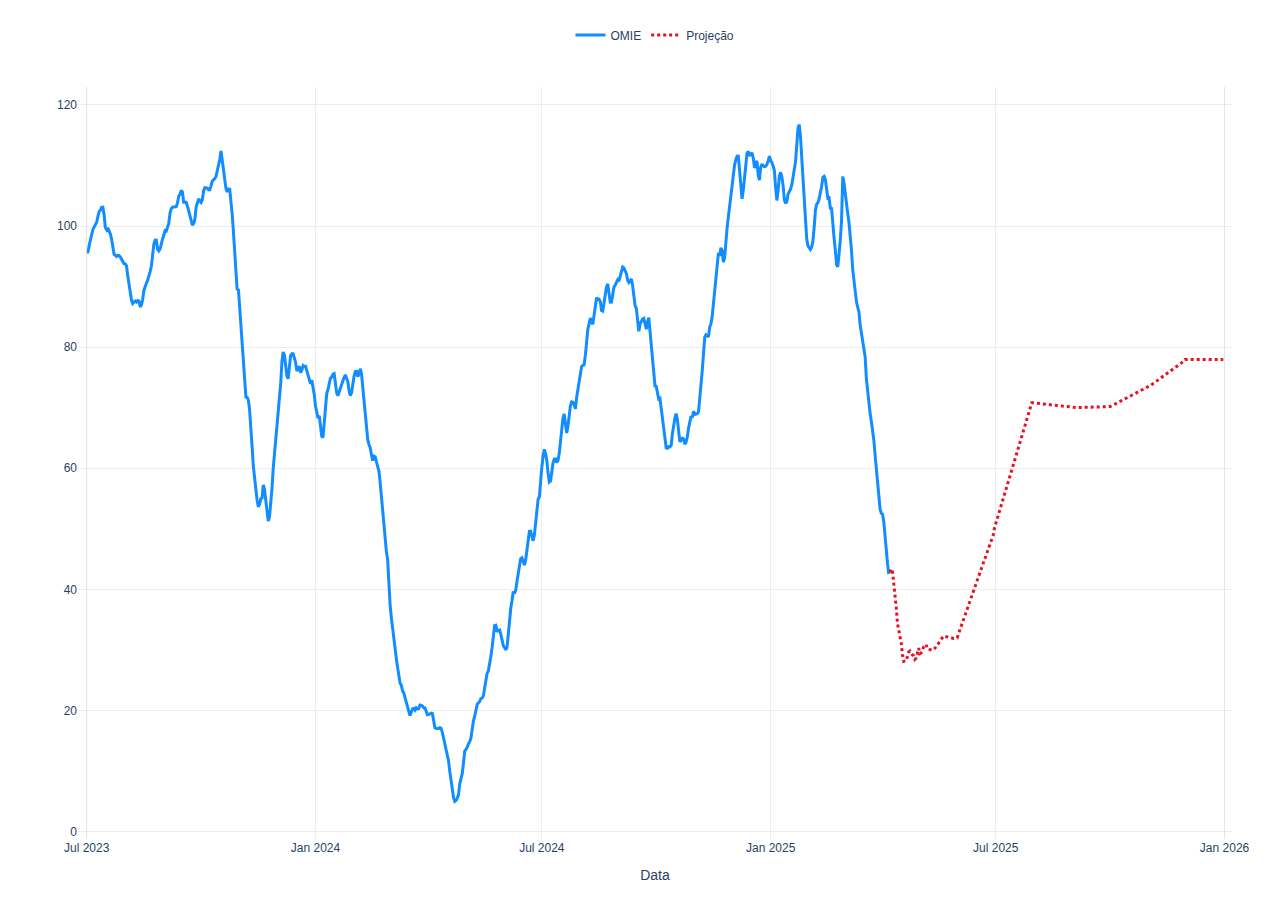
<file: grafico_omie_sem_euro.html>
<html>
<head><meta charset="utf-8" /></head>
<body>
    <div>                        <script type="text/javascript">window.PlotlyConfig = {MathJaxConfig: 'local'};</script>
        <script src="https://cdn.plot.ly/plotly-2.4.1.min.js"></script>                <div id="3b7d9ac8-922d-4099-9c52-ce3b68744199" class="plotly-graph-div" style="height:100%; width:100%;"></div>            <script type="text/javascript">                                    window.PLOTLYENV=window.PLOTLYENV || {};                                    if (document.getElementById("3b7d9ac8-922d-4099-9c52-ce3b68744199")) {                    Plotly.newPlot(                        "3b7d9ac8-922d-4099-9c52-ce3b68744199",                        [{"hovertemplate":"Data: %{x|%d-%m-%Y}<br>OMIE: %{y:.2f}<extra></extra>","line":{"color":"#118DFF","width":3},"mode":"lines","name":"OMIE","type":"scatter","x":["2023-06-24T00:00:00","2023-06-25T00:00:00","2023-06-26T00:00:00","2023-06-27T00:00:00","2023-06-28T00:00:00","2023-06-29T00:00:00","2023-06-30T00:00:00","2023-07-01T00:00:00","2023-07-02T00:00:00","2023-07-03T00:00:00","2023-07-04T00:00:00","2023-07-05T00:00:00","2023-07-06T00:00:00","2023-07-07T00:00:00","2023-07-08T00:00:00","2023-07-09T00:00:00","2023-07-10T00:00:00","2023-07-11T00:00:00","2023-07-12T00:00:00","2023-07-13T00:00:00","2023-07-14T00:00:00","2023-07-15T00:00:00","2023-07-16T00:00:00","2023-07-17T00:00:00","2023-07-18T00:00:00","2023-07-19T00:00:00","2023-07-20T00:00:00","2023-07-21T00:00:00","2023-07-22T00:00:00","2023-07-23T00:00:00","2023-07-24T00:00:00","2023-07-25T00:00:00","2023-07-26T00:00:00","2023-07-27T00:00:00","2023-07-28T00:00:00","2023-07-29T00:00:00","2023-07-30T00:00:00","2023-07-31T00:00:00","2023-08-01T00:00:00","2023-08-02T00:00:00","2023-08-03T00:00:00","2023-08-04T00:00:00","2023-08-05T00:00:00","2023-08-06T00:00:00","2023-08-07T00:00:00","2023-08-08T00:00:00","2023-08-09T00:00:00","2023-08-10T00:00:00","2023-08-11T00:00:00","2023-08-12T00:00:00","2023-08-13T00:00:00","2023-08-14T00:00:00","2023-08-15T00:00:00","2023-08-16T00:00:00","2023-08-17T00:00:00","2023-08-18T00:00:00","2023-08-19T00:00:00","2023-08-20T00:00:00","2023-08-21T00:00:00","2023-08-22T00:00:00","2023-08-23T00:00:00","2023-08-24T00:00:00","2023-08-25T00:00:00","2023-08-26T00:00:00","2023-08-27T00:00:00","2023-08-28T00:00:00","2023-08-29T00:00:00","2023-08-30T00:00:00","2023-08-31T00:00:00","2023-09-01T00:00:00","2023-09-02T00:00:00","2023-09-03T00:00:00","2023-09-04T00:00:00","2023-09-05T00:00:00","2023-09-06T00:00:00","2023-09-07T00:00:00","2023-09-08T00:00:00","2023-09-09T00:00:00","2023-09-10T00:00:00","2023-09-11T00:00:00","2023-09-12T00:00:00","2023-09-13T00:00:00","2023-09-14T00:00:00","2023-09-15T00:00:00","2023-09-16T00:00:00","2023-09-17T00:00:00","2023-09-18T00:00:00","2023-09-19T00:00:00","2023-09-20T00:00:00","2023-09-21T00:00:00","2023-09-22T00:00:00","2023-09-23T00:00:00","2023-09-24T00:00:00","2023-09-25T00:00:00","2023-09-26T00:00:00","2023-09-27T00:00:00","2023-09-28T00:00:00","2023-09-29T00:00:00","2023-09-30T00:00:00","2023-10-01T00:00:00","2023-10-02T00:00:00","2023-10-03T00:00:00","2023-10-04T00:00:00","2023-10-05T00:00:00","2023-10-06T00:00:00","2023-10-07T00:00:00","2023-10-08T00:00:00","2023-10-09T00:00:00","2023-10-10T00:00:00","2023-10-11T00:00:00","2023-10-12T00:00:00","2023-10-13T00:00:00","2023-10-14T00:00:00","2023-10-15T00:00:00","2023-10-16T00:00:00","2023-10-17T00:00:00","2023-10-18T00:00:00","2023-10-19T00:00:00","2023-10-20T00:00:00","2023-10-21T00:00:00","2023-10-22T00:00:00","2023-10-23T00:00:00","2023-10-24T00:00:00","2023-10-25T00:00:00","2023-10-26T00:00:00","2023-10-27T00:00:00","2023-10-28T00:00:00","2023-10-29T00:00:00","2023-10-30T00:00:00","2023-10-31T00:00:00","2023-11-01T00:00:00","2023-11-02T00:00:00","2023-11-03T00:00:00","2023-11-04T00:00:00","2023-11-05T00:00:00","2023-11-06T00:00:00","2023-11-07T00:00:00","2023-11-08T00:00:00","2023-11-09T00:00:00","2023-11-10T00:00:00","2023-11-11T00:00:00","2023-11-12T00:00:00","2023-11-13T00:00:00","2023-11-14T00:00:00","2023-11-15T00:00:00","2023-11-16T00:00:00","2023-11-17T00:00:00","2023-11-18T00:00:00","2023-11-19T00:00:00","2023-11-20T00:00:00","2023-11-21T00:00:00","2023-11-22T00:00:00","2023-11-23T00:00:00","2023-11-24T00:00:00","2023-11-25T00:00:00","2023-11-26T00:00:00","2023-11-27T00:00:00","2023-11-28T00:00:00","2023-11-29T00:00:00","2023-11-30T00:00:00","2023-12-01T00:00:00","2023-12-02T00:00:00","2023-12-03T00:00:00","2023-12-04T00:00:00","2023-12-05T00:00:00","2023-12-06T00:00:00","2023-12-07T00:00:00","2023-12-08T00:00:00","2023-12-09T00:00:00","2023-12-10T00:00:00","2023-12-11T00:00:00","2023-12-12T00:00:00","2023-12-13T00:00:00","2023-12-14T00:00:00","2023-12-15T00:00:00","2023-12-16T00:00:00","2023-12-17T00:00:00","2023-12-18T00:00:00","2023-12-19T00:00:00","2023-12-20T00:00:00","2023-12-21T00:00:00","2023-12-22T00:00:00","2023-12-23T00:00:00","2023-12-24T00:00:00","2023-12-25T00:00:00","2023-12-26T00:00:00","2023-12-27T00:00:00","2023-12-28T00:00:00","2023-12-29T00:00:00","2023-12-30T00:00:00","2023-12-31T00:00:00","2024-01-01T00:00:00","2024-01-02T00:00:00","2024-01-03T00:00:00","2024-01-04T00:00:00","2024-01-05T00:00:00","2024-01-06T00:00:00","2024-01-07T00:00:00","2024-01-08T00:00:00","2024-01-09T00:00:00","2024-01-10T00:00:00","2024-01-11T00:00:00","2024-01-12T00:00:00","2024-01-13T00:00:00","2024-01-14T00:00:00","2024-01-15T00:00:00","2024-01-16T00:00:00","2024-01-17T00:00:00","2024-01-18T00:00:00","2024-01-19T00:00:00","2024-01-20T00:00:00","2024-01-21T00:00:00","2024-01-22T00:00:00","2024-01-23T00:00:00","2024-01-24T00:00:00","2024-01-25T00:00:00","2024-01-26T00:00:00","2024-01-27T00:00:00","2024-01-28T00:00:00","2024-01-29T00:00:00","2024-01-30T00:00:00","2024-01-31T00:00:00","2024-02-01T00:00:00","2024-02-02T00:00:00","2024-02-03T00:00:00","2024-02-04T00:00:00","2024-02-05T00:00:00","2024-02-06T00:00:00","2024-02-07T00:00:00","2024-02-08T00:00:00","2024-02-09T00:00:00","2024-02-10T00:00:00","2024-02-11T00:00:00","2024-02-12T00:00:00","2024-02-13T00:00:00","2024-02-14T00:00:00","2024-02-15T00:00:00","2024-02-16T00:00:00","2024-02-17T00:00:00","2024-02-18T00:00:00","2024-02-19T00:00:00","2024-02-20T00:00:00","2024-02-21T00:00:00","2024-02-22T00:00:00","2024-02-23T00:00:00","2024-02-24T00:00:00","2024-02-25T00:00:00","2024-02-26T00:00:00","2024-02-27T00:00:00","2024-02-28T00:00:00","2024-02-29T00:00:00","2024-03-01T00:00:00","2024-03-02T00:00:00","2024-03-03T00:00:00","2024-03-04T00:00:00","2024-03-05T00:00:00","2024-03-06T00:00:00","2024-03-07T00:00:00","2024-03-08T00:00:00","2024-03-09T00:00:00","2024-03-10T00:00:00","2024-03-11T00:00:00","2024-03-12T00:00:00","2024-03-13T00:00:00","2024-03-14T00:00:00","2024-03-15T00:00:00","2024-03-16T00:00:00","2024-03-17T00:00:00","2024-03-18T00:00:00","2024-03-19T00:00:00","2024-03-20T00:00:00","2024-03-21T00:00:00","2024-03-22T00:00:00","2024-03-23T00:00:00","2024-03-24T00:00:00","2024-03-25T00:00:00","2024-03-26T00:00:00","2024-03-27T00:00:00","2024-03-28T00:00:00","2024-03-29T00:00:00","2024-03-30T00:00:00","2024-03-31T00:00:00","2024-04-01T00:00:00","2024-04-02T00:00:00","2024-04-03T00:00:00","2024-04-04T00:00:00","2024-04-05T00:00:00","2024-04-06T00:00:00","2024-04-07T00:00:00","2024-04-08T00:00:00","2024-04-09T00:00:00","2024-04-10T00:00:00","2024-04-11T00:00:00","2024-04-12T00:00:00","2024-04-13T00:00:00","2024-04-14T00:00:00","2024-04-15T00:00:00","2024-04-16T00:00:00","2024-04-17T00:00:00","2024-04-18T00:00:00","2024-04-19T00:00:00","2024-04-20T00:00:00","2024-04-21T00:00:00","2024-04-22T00:00:00","2024-04-23T00:00:00","2024-04-24T00:00:00","2024-04-25T00:00:00","2024-04-26T00:00:00","2024-04-27T00:00:00","2024-04-28T00:00:00","2024-04-29T00:00:00","2024-04-30T00:00:00","2024-05-01T00:00:00","2024-05-02T00:00:00","2024-05-03T00:00:00","2024-05-04T00:00:00","2024-05-05T00:00:00","2024-05-06T00:00:00","2024-05-07T00:00:00","2024-05-08T00:00:00","2024-05-09T00:00:00","2024-05-10T00:00:00","2024-05-11T00:00:00","2024-05-12T00:00:00","2024-05-13T00:00:00","2024-05-14T00:00:00","2024-05-15T00:00:00","2024-05-16T00:00:00","2024-05-17T00:00:00","2024-05-18T00:00:00","2024-05-19T00:00:00","2024-05-20T00:00:00","2024-05-21T00:00:00","2024-05-22T00:00:00","2024-05-23T00:00:00","2024-05-24T00:00:00","2024-05-25T00:00:00","2024-05-26T00:00:00","2024-05-27T00:00:00","2024-05-28T00:00:00","2024-05-29T00:00:00","2024-05-30T00:00:00","2024-05-31T00:00:00","2024-06-01T00:00:00","2024-06-02T00:00:00","2024-06-03T00:00:00","2024-06-04T00:00:00","2024-06-05T00:00:00","2024-06-06T00:00:00","2024-06-07T00:00:00","2024-06-08T00:00:00","2024-06-09T00:00:00","2024-06-10T00:00:00","2024-06-11T00:00:00","2024-06-12T00:00:00","2024-06-13T00:00:00","2024-06-14T00:00:00","2024-06-15T00:00:00","2024-06-16T00:00:00","2024-06-17T00:00:00","2024-06-18T00:00:00","2024-06-19T00:00:00","2024-06-20T00:00:00","2024-06-21T00:00:00","2024-06-22T00:00:00","2024-06-23T00:00:00","2024-06-24T00:00:00","2024-06-25T00:00:00","2024-06-26T00:00:00","2024-06-27T00:00:00","2024-06-28T00:00:00","2024-06-29T00:00:00","2024-06-30T00:00:00","2024-07-01T00:00:00","2024-07-02T00:00:00","2024-07-03T00:00:00","2024-07-04T00:00:00","2024-07-05T00:00:00","2024-07-06T00:00:00","2024-07-07T00:00:00","2024-07-08T00:00:00","2024-07-09T00:00:00","2024-07-10T00:00:00","2024-07-11T00:00:00","2024-07-12T00:00:00","2024-07-13T00:00:00","2024-07-14T00:00:00","2024-07-15T00:00:00","2024-07-16T00:00:00","2024-07-17T00:00:00","2024-07-18T00:00:00","2024-07-19T00:00:00","2024-07-20T00:00:00","2024-07-21T00:00:00","2024-07-22T00:00:00","2024-07-23T00:00:00","2024-07-24T00:00:00","2024-07-25T00:00:00","2024-07-26T00:00:00","2024-07-27T00:00:00","2024-07-28T00:00:00","2024-07-29T00:00:00","2024-07-30T00:00:00","2024-07-31T00:00:00","2024-08-01T00:00:00","2024-08-02T00:00:00","2024-08-03T00:00:00","2024-08-04T00:00:00","2024-08-05T00:00:00","2024-08-06T00:00:00","2024-08-07T00:00:00","2024-08-08T00:00:00","2024-08-09T00:00:00","2024-08-10T00:00:00","2024-08-11T00:00:00","2024-08-12T00:00:00","2024-08-13T00:00:00","2024-08-14T00:00:00","2024-08-15T00:00:00","2024-08-16T00:00:00","2024-08-17T00:00:00","2024-08-18T00:00:00","2024-08-19T00:00:00","2024-08-20T00:00:00","2024-08-21T00:00:00","2024-08-22T00:00:00","2024-08-23T00:00:00","2024-08-24T00:00:00","2024-08-25T00:00:00","2024-08-26T00:00:00","2024-08-27T00:00:00","2024-08-28T00:00:00","2024-08-29T00:00:00","2024-08-30T00:00:00","2024-08-31T00:00:00","2024-09-01T00:00:00","2024-09-02T00:00:00","2024-09-03T00:00:00","2024-09-04T00:00:00","2024-09-05T00:00:00","2024-09-06T00:00:00","2024-09-07T00:00:00","2024-09-08T00:00:00","2024-09-09T00:00:00","2024-09-10T00:00:00","2024-09-11T00:00:00","2024-09-12T00:00:00","2024-09-13T00:00:00","2024-09-14T00:00:00","2024-09-15T00:00:00","2024-09-16T00:00:00","2024-09-17T00:00:00","2024-09-18T00:00:00","2024-09-19T00:00:00","2024-09-20T00:00:00","2024-09-21T00:00:00","2024-09-22T00:00:00","2024-09-23T00:00:00","2024-09-24T00:00:00","2024-09-25T00:00:00","2024-09-26T00:00:00","2024-09-27T00:00:00","2024-09-28T00:00:00","2024-09-29T00:00:00","2024-09-30T00:00:00","2024-10-01T00:00:00","2024-10-02T00:00:00","2024-10-03T00:00:00","2024-10-04T00:00:00","2024-10-05T00:00:00","2024-10-06T00:00:00","2024-10-07T00:00:00","2024-10-08T00:00:00","2024-10-09T00:00:00","2024-10-10T00:00:00","2024-10-11T00:00:00","2024-10-12T00:00:00","2024-10-13T00:00:00","2024-10-14T00:00:00","2024-10-15T00:00:00","2024-10-16T00:00:00","2024-10-17T00:00:00","2024-10-18T00:00:00","2024-10-19T00:00:00","2024-10-20T00:00:00","2024-10-21T00:00:00","2024-10-22T00:00:00","2024-10-23T00:00:00","2024-10-24T00:00:00","2024-10-25T00:00:00","2024-10-26T00:00:00","2024-10-27T00:00:00","2024-10-28T00:00:00","2024-10-29T00:00:00","2024-10-30T00:00:00","2024-10-31T00:00:00","2024-11-01T00:00:00","2024-11-02T00:00:00","2024-11-03T00:00:00","2024-11-04T00:00:00","2024-11-05T00:00:00","2024-11-06T00:00:00","2024-11-07T00:00:00","2024-11-08T00:00:00","2024-11-09T00:00:00","2024-11-10T00:00:00","2024-11-11T00:00:00","2024-11-12T00:00:00","2024-11-13T00:00:00","2024-11-14T00:00:00","2024-11-15T00:00:00","2024-11-16T00:00:00","2024-11-17T00:00:00","2024-11-18T00:00:00","2024-11-19T00:00:00","2024-11-20T00:00:00","2024-11-21T00:00:00","2024-11-22T00:00:00","2024-11-23T00:00:00","2024-11-24T00:00:00","2024-11-25T00:00:00","2024-11-26T00:00:00","2024-11-27T00:00:00","2024-11-28T00:00:00","2024-11-29T00:00:00","2024-11-30T00:00:00","2024-12-01T00:00:00","2024-12-02T00:00:00","2024-12-03T00:00:00","2024-12-04T00:00:00","2024-12-05T00:00:00","2024-12-06T00:00:00","2024-12-07T00:00:00","2024-12-08T00:00:00","2024-12-09T00:00:00","2024-12-10T00:00:00","2024-12-11T00:00:00","2024-12-12T00:00:00","2024-12-13T00:00:00","2024-12-14T00:00:00","2024-12-15T00:00:00","2024-12-16T00:00:00","2024-12-17T00:00:00","2024-12-18T00:00:00","2024-12-19T00:00:00","2024-12-20T00:00:00","2024-12-21T00:00:00","2024-12-22T00:00:00","2024-12-23T00:00:00","2024-12-24T00:00:00","2024-12-25T00:00:00","2024-12-26T00:00:00","2024-12-27T00:00:00","2024-12-28T00:00:00","2024-12-29T00:00:00","2024-12-30T00:00:00","2024-12-31T00:00:00","2025-01-01T00:00:00","2025-01-02T00:00:00","2025-01-03T00:00:00","2025-01-04T00:00:00","2025-01-05T00:00:00","2025-01-06T00:00:00","2025-01-07T00:00:00","2025-01-08T00:00:00","2025-01-09T00:00:00","2025-01-10T00:00:00","2025-01-11T00:00:00","2025-01-12T00:00:00","2025-01-13T00:00:00","2025-01-14T00:00:00","2025-01-15T00:00:00","2025-01-16T00:00:00","2025-01-17T00:00:00","2025-01-18T00:00:00","2025-01-19T00:00:00","2025-01-20T00:00:00","2025-01-21T00:00:00","2025-01-22T00:00:00","2025-01-23T00:00:00","2025-01-24T00:00:00","2025-01-25T00:00:00","2025-01-26T00:00:00","2025-01-27T00:00:00","2025-01-28T00:00:00","2025-01-29T00:00:00","2025-01-30T00:00:00","2025-01-31T00:00:00","2025-02-01T00:00:00","2025-02-02T00:00:00","2025-02-03T00:00:00","2025-02-04T00:00:00","2025-02-05T00:00:00","2025-02-06T00:00:00","2025-02-07T00:00:00","2025-02-08T00:00:00","2025-02-09T00:00:00","2025-02-10T00:00:00","2025-02-11T00:00:00","2025-02-12T00:00:00","2025-02-13T00:00:00","2025-02-14T00:00:00","2025-02-15T00:00:00","2025-02-16T00:00:00","2025-02-17T00:00:00","2025-02-18T00:00:00","2025-02-19T00:00:00","2025-02-20T00:00:00","2025-02-21T00:00:00","2025-02-22T00:00:00","2025-02-23T00:00:00","2025-02-24T00:00:00","2025-02-25T00:00:00","2025-02-26T00:00:00","2025-02-27T00:00:00","2025-02-28T00:00:00","2025-03-01T00:00:00","2025-03-02T00:00:00","2025-03-03T00:00:00","2025-03-04T00:00:00","2025-03-05T00:00:00","2025-03-06T00:00:00","2025-03-07T00:00:00","2025-03-08T00:00:00","2025-03-09T00:00:00","2025-03-10T00:00:00","2025-03-11T00:00:00","2025-03-12T00:00:00","2025-03-13T00:00:00","2025-03-14T00:00:00","2025-03-15T00:00:00","2025-03-16T00:00:00","2025-03-17T00:00:00","2025-03-18T00:00:00","2025-03-19T00:00:00","2025-03-20T00:00:00","2025-03-21T00:00:00","2025-03-22T00:00:00","2025-03-23T00:00:00","2025-03-24T00:00:00","2025-03-25T00:00:00","2025-03-26T00:00:00","2025-03-27T00:00:00","2025-03-28T00:00:00","2025-03-29T00:00:00","2025-03-30T00:00:00","2025-03-31T00:00:00","2025-04-01T00:00:00","2025-04-02T00:00:00","2025-04-03T00:00:00","2025-04-04T00:00:00","2025-04-05T00:00:00","2025-04-06T00:00:00","2025-04-07T00:00:00","2025-04-08T00:00:00","2025-04-09T00:00:00","2025-04-10T00:00:00","2025-04-11T00:00:00","2025-04-12T00:00:00","2025-04-13T00:00:00","2025-04-14T00:00:00","2025-04-15T00:00:00","2025-04-16T00:00:00","2025-04-17T00:00:00","2025-04-18T00:00:00","2025-04-19T00:00:00","2025-04-20T00:00:00","2025-04-21T00:00:00","2025-04-22T00:00:00","2025-04-23T00:00:00","2025-04-24T00:00:00","2025-04-25T00:00:00","2025-04-26T00:00:00","2025-04-27T00:00:00","2025-04-28T00:00:00","2025-04-29T00:00:00","2025-04-30T00:00:00","2025-05-01T00:00:00","2025-05-02T00:00:00","2025-05-03T00:00:00","2025-05-04T00:00:00","2025-05-05T00:00:00","2025-05-06T00:00:00","2025-05-07T00:00:00","2025-05-08T00:00:00","2025-05-09T00:00:00","2025-05-10T00:00:00","2025-05-11T00:00:00","2025-05-12T00:00:00","2025-05-13T00:00:00","2025-05-14T00:00:00","2025-05-15T00:00:00","2025-05-16T00:00:00","2025-05-17T00:00:00","2025-05-18T00:00:00","2025-05-19T00:00:00","2025-05-20T00:00:00","2025-05-21T00:00:00","2025-05-22T00:00:00","2025-05-23T00:00:00","2025-05-24T00:00:00","2025-05-25T00:00:00","2025-05-26T00:00:00","2025-05-27T00:00:00","2025-05-28T00:00:00","2025-05-29T00:00:00","2025-05-30T00:00:00","2025-05-31T00:00:00","2025-06-01T00:00:00","2025-06-02T00:00:00","2025-06-03T00:00:00","2025-06-04T00:00:00","2025-06-05T00:00:00","2025-06-06T00:00:00","2025-06-07T00:00:00","2025-06-08T00:00:00","2025-06-09T00:00:00","2025-06-10T00:00:00","2025-06-11T00:00:00","2025-06-12T00:00:00","2025-06-13T00:00:00","2025-06-14T00:00:00","2025-06-15T00:00:00","2025-06-16T00:00:00","2025-06-17T00:00:00","2025-06-18T00:00:00","2025-06-19T00:00:00","2025-06-20T00:00:00","2025-06-21T00:00:00","2025-06-22T00:00:00","2025-06-23T00:00:00","2025-06-24T00:00:00","2025-06-25T00:00:00","2025-06-26T00:00:00","2025-06-27T00:00:00","2025-06-28T00:00:00","2025-06-29T00:00:00","2025-06-30T00:00:00","2025-07-01T00:00:00","2025-07-02T00:00:00","2025-07-03T00:00:00","2025-07-04T00:00:00","2025-07-05T00:00:00","2025-07-06T00:00:00","2025-07-07T00:00:00","2025-07-08T00:00:00","2025-07-09T00:00:00","2025-07-10T00:00:00","2025-07-11T00:00:00","2025-07-12T00:00:00","2025-07-13T00:00:00","2025-07-14T00:00:00","2025-07-15T00:00:00","2025-07-16T00:00:00","2025-07-17T00:00:00","2025-07-18T00:00:00","2025-07-19T00:00:00","2025-07-20T00:00:00","2025-07-21T00:00:00","2025-07-22T00:00:00","2025-07-23T00:00:00","2025-07-24T00:00:00","2025-07-25T00:00:00","2025-07-26T00:00:00","2025-07-27T00:00:00","2025-07-28T00:00:00","2025-07-29T00:00:00","2025-07-30T00:00:00","2025-07-31T00:00:00","2025-08-01T00:00:00","2025-08-02T00:00:00","2025-08-03T00:00:00","2025-08-04T00:00:00","2025-08-05T00:00:00","2025-08-06T00:00:00","2025-08-07T00:00:00","2025-08-08T00:00:00","2025-08-09T00:00:00","2025-08-10T00:00:00","2025-08-11T00:00:00","2025-08-12T00:00:00","2025-08-13T00:00:00","2025-08-14T00:00:00","2025-08-15T00:00:00","2025-08-16T00:00:00","2025-08-17T00:00:00","2025-08-18T00:00:00","2025-08-19T00:00:00","2025-08-20T00:00:00","2025-08-21T00:00:00","2025-08-22T00:00:00","2025-08-23T00:00:00","2025-08-24T00:00:00","2025-08-25T00:00:00","2025-08-26T00:00:00","2025-08-27T00:00:00","2025-08-28T00:00:00","2025-08-29T00:00:00","2025-08-30T00:00:00","2025-08-31T00:00:00","2025-09-01T00:00:00","2025-09-02T00:00:00","2025-09-03T00:00:00","2025-09-04T00:00:00","2025-09-05T00:00:00","2025-09-06T00:00:00","2025-09-07T00:00:00","2025-09-08T00:00:00","2025-09-09T00:00:00","2025-09-10T00:00:00","2025-09-11T00:00:00","2025-09-12T00:00:00","2025-09-13T00:00:00","2025-09-14T00:00:00","2025-09-15T00:00:00","2025-09-16T00:00:00","2025-09-17T00:00:00","2025-09-18T00:00:00","2025-09-19T00:00:00","2025-09-20T00:00:00","2025-09-21T00:00:00","2025-09-22T00:00:00","2025-09-23T00:00:00","2025-09-24T00:00:00","2025-09-25T00:00:00","2025-09-26T00:00:00","2025-09-27T00:00:00","2025-09-28T00:00:00","2025-09-29T00:00:00","2025-09-30T00:00:00","2025-10-01T00:00:00","2025-10-02T00:00:00","2025-10-03T00:00:00","2025-10-04T00:00:00","2025-10-05T00:00:00","2025-10-06T00:00:00","2025-10-07T00:00:00","2025-10-08T00:00:00","2025-10-09T00:00:00","2025-10-10T00:00:00","2025-10-11T00:00:00","2025-10-12T00:00:00","2025-10-13T00:00:00","2025-10-14T00:00:00","2025-10-15T00:00:00","2025-10-16T00:00:00","2025-10-17T00:00:00","2025-10-18T00:00:00","2025-10-19T00:00:00","2025-10-20T00:00:00","2025-10-21T00:00:00","2025-10-22T00:00:00","2025-10-23T00:00:00","2025-10-24T00:00:00","2025-10-25T00:00:00","2025-10-26T00:00:00","2025-10-27T00:00:00","2025-10-28T00:00:00","2025-10-29T00:00:00","2025-10-30T00:00:00","2025-10-31T00:00:00","2025-11-01T00:00:00","2025-11-02T00:00:00","2025-11-03T00:00:00","2025-11-04T00:00:00","2025-11-05T00:00:00","2025-11-06T00:00:00","2025-11-07T00:00:00","2025-11-08T00:00:00","2025-11-09T00:00:00","2025-11-10T00:00:00","2025-11-11T00:00:00","2025-11-12T00:00:00","2025-11-13T00:00:00","2025-11-14T00:00:00","2025-11-15T00:00:00","2025-11-16T00:00:00","2025-11-17T00:00:00","2025-11-18T00:00:00","2025-11-19T00:00:00","2025-11-20T00:00:00","2025-11-21T00:00:00","2025-11-22T00:00:00","2025-11-23T00:00:00","2025-11-24T00:00:00","2025-11-25T00:00:00","2025-11-26T00:00:00","2025-11-27T00:00:00","2025-11-28T00:00:00","2025-11-29T00:00:00","2025-11-30T00:00:00","2025-12-01T00:00:00","2025-12-02T00:00:00","2025-12-03T00:00:00","2025-12-04T00:00:00","2025-12-05T00:00:00","2025-12-06T00:00:00","2025-12-07T00:00:00","2025-12-08T00:00:00","2025-12-09T00:00:00","2025-12-10T00:00:00","2025-12-11T00:00:00","2025-12-12T00:00:00","2025-12-13T00:00:00","2025-12-14T00:00:00","2025-12-15T00:00:00","2025-12-16T00:00:00","2025-12-17T00:00:00","2025-12-18T00:00:00","2025-12-19T00:00:00","2025-12-20T00:00:00","2025-12-21T00:00:00","2025-12-22T00:00:00","2025-12-23T00:00:00","2025-12-24T00:00:00","2025-12-25T00:00:00","2025-12-26T00:00:00","2025-12-27T00:00:00","2025-12-28T00:00:00","2025-12-29T00:00:00","2025-12-30T00:00:00","2025-12-31T00:00:00","2026-01-01T00:00:00","2026-01-02T00:00:00","2026-01-03T00:00:00","2026-01-04T00:00:00","2026-01-05T00:00:00","2026-01-06T00:00:00","2026-01-07T00:00:00"],"y":[null,null,null,null,null,null,null,95.719,95.71572222222224,96.77465277777776,97.94291666666668,98.6119027777778,99.4451527777778,99.92704166666668,100.26429166666668,100.62498611111114,101.55581944444442,102.40293055555556,102.62711111111112,103.0774861111111,103.1103611111111,101.85015277777777,99.7594722222222,99.3863611111111,99.70468055555556,99.28779166666664,98.69118055555556,97.85538888888888,96.86668055555556,95.32891666666669,95.20143055555556,94.977125,95.1609722222222,95.12698611111112,94.90288888888888,94.52259722222225,93.95759722222222,93.80065860215052,93.75225806451614,93.44220430107526,91.77775537634407,90.41372311827956,89.64560483870966,87.77385752688173,87.2078494623656,87.37899193548388,87.62833333333334,87.45336021505376,87.70142473118281,87.60880376344086,86.6593817204301,86.9904435483871,87.8725,89.36809139784948,90.21923387096774,90.55471774193548,91.05362903225809,91.66530913978494,92.47258064516129,93.39185483870963,95.66592741935484,97.00561827956987,97.67125,97.65825268817204,96.14516129032256,95.90435483870968,96.23774193548384,97.18698924731184,97.8808870967742,98.47783602150538,99.26694892473118,99.17384408602152,99.73399193548389,100.42487903225808,102.1452553763441,102.87041666666669,103.11823924731183,103.14116935483872,103.08458333333331,103.21188172043009,103.81385752688172,104.91955645161292,105.2305107526882,105.88334677419358,105.6287365591398,103.96205645161292,103.97090053763444,103.93393817204304,103.28208333333336,102.4913978494624,101.88411290322584,101.10060483870969,100.14646505376344,100.4005510752688,101.09400537634409,103.14282258064516,103.94004032258064,104.48299731182796,104.15829166666668,103.90373611111112,104.34523611111112,105.79855555555557,106.32597222222222,106.31724999999996,106.25856944444445,106.00493055555556,106.00861111111112,106.68669444444444,107.42356944444444,107.64784722222224,107.82931944444448,108.20333333333332,109.12686111111113,109.68534722222223,110.98341666666668,112.39831944444448,110.78576388888892,109.4282777777778,107.13262500000005,106.17554166666667,105.63179166666669,106.11234722222224,106.10401388888891,104.38879166666668,101.9731527777778,99.02098611111111,95.38029166666668,91.69449375866856,89.44178918169213,89.59707382550336,86.56371812080539,83.00005369127518,79.76790604026846,76.4766979865772,73.30246979865774,71.77461744966443,71.73013422818792,71.2546845637584,69.6294899328859,67.28339597315438,63.56140939597317,60.360120805369135,58.09479194630872,55.95653691275168,54.75497986577182,53.62853691275168,54.0521610738255,54.96765100671141,55.07387919463086,57.26606711409395,56.49661744966441,54.68579865771811,52.35522147651008,51.25638926174497,51.9443355704698,54.08473825503356,56.66385234899329,59.980617449664415,62.36870967741935,63.38331944444444,66.43351388888887,69.03520833333332,71.45074999999999,74.0263611111111,77.59251388888886,79.19195833333332,78.68162499999998,76.42430555555555,75.23980555555555,74.79577777777777,77.05591666666666,78.60249999999999,78.89483333333332,78.89315277777777,78.19879166666666,77.45670833333332,76.04384722222221,76.40172222222222,76.85048611111111,75.7803611111111,76.20658333333333,76.94236111111111,76.77752777777778,76.82933333333334,75.98244444444444,75.17652777777778,74.29429166666667,73.94445833333333,74.56643055555556,73.43333333333334,72.1456317204301,70.24845430107527,68.89594086021505,68.28782258064516,68.6934005376344,67.23940860215055,65.28197580645161,65.07435483870967,67.80375,70.33255376344086,72.32317204301076,72.9984811827957,73.90930107526883,74.85887096774194,75.05502688172044,75.50211021505375,75.61521505376344,74.01801075268817,72.44618279569892,71.98733870967742,72.65217741935484,72.97912634408601,73.57716397849461,74.58615591397849,75.00790322580644,75.42336021505376,74.77119623655915,74.29611559139785,72.78564516129033,72.00056451612905,72.5104435483871,74.08716397849463,75.18381720430108,75.97594086021506,76.01870967741937,75.11970430107529,75.55568548387097,76.43876344086021,75.60885752688172,73.36780913978495,71.0071505376344,68.07030913978494,66.35388440860216,64.71950268817204,63.92127688172043,63.389112903225794,62.20319892473118,61.24266129032258,61.98302419354838,61.8755510752688,61.055913978494615,60.174018817204285,59.53521505376344,57.59489247311828,55.258413978494616,52.82176075268817,50.44384408602151,48.2232123655914,46.2210752688172,44.87225806451612,39.76008620689655,37.397514367816086,35.29487068965517,33.33679597701149,31.37818965517241,29.80729885057471,28.569324712643677,27.10501436781609,25.87794540229885,24.506106321839077,24.18639367816092,23.236063218390807,22.88083333333334,21.996048850574716,21.114281609195405,20.665704022988503,19.838951149425284,19.14875,19.590761494252877,20.239841954022992,20.325833333333332,20.04336206896552,20.416379310344823,20.252686781609192,20.28693965517241,20.87826149425287,20.828879310344828,20.72396551724138,20.410258620689653,20.414913793103445,19.874666666666663,19.281843876177657,19.30458950201884,19.38387617765814,19.542866756393,19.457496635262448,18.314266487214,17.152220726783312,17.0228532974428,16.98694481830417,17.015248990578733,17.13586810228802,17.032274562584117,16.348532974427993,15.441265141318976,14.571440107671604,13.437725437415882,12.51484522207268,11.657160161507402,9.883728129205922,8.291830417227455,6.6535666218035,5.584441453566622,4.972476446837147,5.123445491251682,5.491238223418575,6.142934051144009,7.880713324360696,8.679851951547775,9.593257065948851,11.347308209959625,13.273833333333336,13.570444444444446,13.90145833333334,14.475583333333342,14.832944444444454,15.461000000000013,17.05354166666668,18.288277777777783,19.00605555555557,20.162333333333343,20.986888888888892,21.241680555555565,21.48448611111112,21.948597222222237,22.0368888888889,22.459361111111114,23.54601388888889,25.21124999999999,26.14969444444444,26.522999999999996,27.50768055555555,28.963805555555545,30.38802777777777,32.20255555555555,34.01356944444444,34.073,33.01465277777778,33.20045833333333,33.27543055555556,32.60827777777778,31.636250000000004,30.69575268817205,30.375833333333336,29.99650537634409,30.36986559139785,32.895403225806454,35.39528225806452,36.83607526881721,38.127795698924736,39.65978494623656,39.2921370967742,39.8676747311828,41.2974059139785,42.46568548387098,43.99361559139785,45.07805107526882,45.201612903225815,44.64791666666667,44.0000806451613,44.86641129032258,46.49188172043012,48.30323924731183,49.59120967741936,49.62008064516129,48.48903225806451,48.01615591397848,48.95520161290322,51.29512096774194,53.1790188172043,54.85130376344086,55.25051075268818,58.20545833333335,60.16540277777779,61.98350000000001,63.11743055555557,62.42655555555557,61.27259722222224,59.23584722222224,57.74640277777778,57.90070833333335,59.49448611111113,60.85256944444446,61.52283333333335,61.550125000000016,60.96630555555557,61.29033333333332,62.45866666666665,64.79769444444445,66.86897222222223,68.27181944444445,68.96623611111113,67.62166666666667,65.80605555555556,66.94565277777778,69.14236111111111,70.34427777777778,70.95445833333333,70.88765277777777,70.47744444444443,69.82591666666666,71.74458333333332,73.12686111111108,74.17481182795697,75.67544354838708,76.78801075268815,76.97434139784944,77.08776881720429,78.62975806451614,80.9884811827957,82.95662634408602,83.8473252688172,84.79551075268817,84.2846505376344,83.7711693548387,85.27287634408601,87.01836021505376,88.1663306451613,87.87611559139785,87.92346774193548,87.56073924731182,86.04645161290323,85.96220430107526,87.41040322580646,89.01572580645161,89.96313172043011,90.4545564516129,89.28291666666668,87.43759408602149,87.45654569892473,88.43729838709676,89.88708333333332,90.26236559139784,90.77303763440858,91.13530913978492,90.88958333333332,91.61959677419354,92.5962634408602,93.22860215053764,93.07327956989248,92.4830376344086,92.1515994623656,91.05247311827958,90.68641129032258,90.98350806451614,91.258561827957,90.14362903225808,88.20217741935485,86.8643682795699,86.40095430107529,84.41912634408604,82.61669354838712,83.8339919354839,84.24376344086022,84.63818548387098,84.76384408602152,83.50047043010754,82.97611559139786,84.1723252688172,84.87841397849462,82.60374999999999,80.18057795698924,78.18942204301074,75.71327956989246,73.58506944444443,73.52699999999999,72.7144861111111,71.42590277777776,71.54118055555554,69.99780555555556,67.85620833333334,66.75354166666668,65.52954166666667,63.35423611111111,63.29318055555556,63.55963888888889,63.51481944444444,63.76973611111111,65.69623611111112,67.52355555555556,68.28949999999999,69.03076388888888,68.09905555555555,66.16156944444442,64.3464861111111,64.62468055555556,64.95498611111111,64.83541666666667,63.96094444444445,64.29629166666665,65.174875,66.66389736477117,67.64257975034675,68.63219140083217,68.3419972260749,69.39522147651007,68.88602684563757,68.89138255033558,68.99099328859062,69.32562416107383,71.24088590604028,74.25119463087248,76.10606711409393,78.91440268456374,81.6414899328859,82.02593288590604,81.81357046979865,81.69255033557049,83.3489798657718,83.85900671140938,85.08927516778523,87.12187919463088,89.1968322147651,91.5283489932886,94.18511409395975,95.5593288590604,95.0733154362416,96.40677852348992,95.95761073825504,94.060711409396,94.80457718120805,97.76547651006712,99.72740591397852,101.50653225806452,103.27096774193552,104.6471527777778,106.1510277777778,107.85544444444449,110.10873611111116,110.96431944444448,111.54152777777782,111.54825000000002,108.97104166666668,105.827875,104.49377777777778,105.94165277777776,108.00693055555554,110.68398611111112,112.03183333333332,112.32188888888888,111.59088888888886,111.86329166666664,112.11068055555556,111.28076388888888,109.60259722222222,110.2540972222222,110.76145833333334,108.39851388888889,107.60255555555555,109.72094444444444,110.23819444444445,109.9293472222222,109.83494444444445,109.9012222222222,110.16833333333332,110.75590277777776,111.55157258064516,110.79669354838708,110.4884139784946,109.91719086021504,109.1585887096774,106.33586021505376,104.22896505376345,105.8648252688172,108.26643817204298,108.8814516129032,108.16725806451612,106.71196236559138,104.37182795698922,103.74526881720428,104.04020161290322,105.26635752688172,105.67712365591402,106.10848118279571,106.7993548387097,108.17591397849463,109.1596505376344,110.61413978494625,113.34176075268816,116.24056451612904,116.75956989247312,114.79084677419353,111.28081989247308,107.63737903225804,103.88389784946236,101.07573924731182,97.89356182795696,96.73506720430106,96.45642473118278,96.14389784946236,96.5013440860215,97.5320833333333,99.78920698924728,102.60385752688168,103.6003494623656,103.85556451612904,104.51064516129034,105.3806989247312,106.56366935483874,108.0546370967742,108.20784946236562,107.67426075268818,106.03255376344086,104.59131720430108,104.6608870967742,102.94244623655916,102.91091397849463,101.00594086021503,98.05934139784944,96.03110215053762,93.6469623655914,93.26177419354836,95.01174731182796,97.61571236559138,100.83008064516127,108.16863095238097,107.05898809523808,104.99558035714286,103.73547619047618,102.04385416666666,100.6192113095238,98.49270833333334,96.0314136904762,92.79648809523808,90.6262648809524,88.80558035714287,87.52748511904761,86.59377976190476,85.81901785714284,83.61281249999998,82.16528273809523,81.13593749999998,79.22019345238094,78.39275297619047,74.75419642857142,72.4907738095238,71.15928571428572,69.0305505952381,67.71724702380953,66.51046130952382,64.60328869047619,62.18529761904762,59.77302083333333,56.68933035714287,54.898778735632185,53.24859527121002,52.57698519515478,52.39562584118438,51.13619111709287,48.665746971736205,45.92335127860027,44.24563930013458,42.53029609690444,null,null,null,null,null,null,null,null,null,null,null,null,null,null,null,null,null,null,null,null,null,null,null,null,null,null,null,null,null,null,null,null,null,null,null,null,null,null,null,null,null,null,null,null,null,null,null,null,null,null,null,null,null,null,null,null,null,null,null,null,null,null,null,null,null,null,null,null,null,null,null,null,null,null,null,null,null,null,null,null,null,null,null,null,null,null,null,null,null,null,null,null,null,null,null,null,null,null,null,null,null,null,null,null,null,null,null,null,null,null,null,null,null,null,null,null,null,null,null,null,null,null,null,null,null,null,null,null,null,null,null,null,null,null,null,null,null,null,null,null,null,null,null,null,null,null,null,null,null,null,null,null,null,null,null,null,null,null,null,null,null,null,null,null,null,null,null,null,null,null,null,null,null,null,null,null,null,null,null,null,null,null,null,null,null,null,null,null,null,null,null,null,null,null,null,null,null,null,null,null,null,null,null,null,null,null,null,null,null,null,null,null,null,null,null,null,null,null,null,null,null,null,null,null,null,null,null,null,null,null,null,null,null,null,null,null,null,null,null,null,null,null,null,null,null,null,null,null,null,null,null,null,null,null,null,null,null,null,null,null,null,null,null,null,null,null,null,null,null,null,null,null,null,null,null,null]},{"hovertemplate":"Data: %{x|%d-%m-%Y}<br>Projeção: %{y:.2f}<extra></extra>","line":{"color":"#E81123","dash":"dot","width":3},"mode":"lines","name":"Projeção","type":"scatter","x":["2023-06-24T00:00:00","2023-06-25T00:00:00","2023-06-26T00:00:00","2023-06-27T00:00:00","2023-06-28T00:00:00","2023-06-29T00:00:00","2023-06-30T00:00:00","2023-07-01T00:00:00","2023-07-02T00:00:00","2023-07-03T00:00:00","2023-07-04T00:00:00","2023-07-05T00:00:00","2023-07-06T00:00:00","2023-07-07T00:00:00","2023-07-08T00:00:00","2023-07-09T00:00:00","2023-07-10T00:00:00","2023-07-11T00:00:00","2023-07-12T00:00:00","2023-07-13T00:00:00","2023-07-14T00:00:00","2023-07-15T00:00:00","2023-07-16T00:00:00","2023-07-17T00:00:00","2023-07-18T00:00:00","2023-07-19T00:00:00","2023-07-20T00:00:00","2023-07-21T00:00:00","2023-07-22T00:00:00","2023-07-23T00:00:00","2023-07-24T00:00:00","2023-07-25T00:00:00","2023-07-26T00:00:00","2023-07-27T00:00:00","2023-07-28T00:00:00","2023-07-29T00:00:00","2023-07-30T00:00:00","2023-07-31T00:00:00","2023-08-01T00:00:00","2023-08-02T00:00:00","2023-08-03T00:00:00","2023-08-04T00:00:00","2023-08-05T00:00:00","2023-08-06T00:00:00","2023-08-07T00:00:00","2023-08-08T00:00:00","2023-08-09T00:00:00","2023-08-10T00:00:00","2023-08-11T00:00:00","2023-08-12T00:00:00","2023-08-13T00:00:00","2023-08-14T00:00:00","2023-08-15T00:00:00","2023-08-16T00:00:00","2023-08-17T00:00:00","2023-08-18T00:00:00","2023-08-19T00:00:00","2023-08-20T00:00:00","2023-08-21T00:00:00","2023-08-22T00:00:00","2023-08-23T00:00:00","2023-08-24T00:00:00","2023-08-25T00:00:00","2023-08-26T00:00:00","2023-08-27T00:00:00","2023-08-28T00:00:00","2023-08-29T00:00:00","2023-08-30T00:00:00","2023-08-31T00:00:00","2023-09-01T00:00:00","2023-09-02T00:00:00","2023-09-03T00:00:00","2023-09-04T00:00:00","2023-09-05T00:00:00","2023-09-06T00:00:00","2023-09-07T00:00:00","2023-09-08T00:00:00","2023-09-09T00:00:00","2023-09-10T00:00:00","2023-09-11T00:00:00","2023-09-12T00:00:00","2023-09-13T00:00:00","2023-09-14T00:00:00","2023-09-15T00:00:00","2023-09-16T00:00:00","2023-09-17T00:00:00","2023-09-18T00:00:00","2023-09-19T00:00:00","2023-09-20T00:00:00","2023-09-21T00:00:00","2023-09-22T00:00:00","2023-09-23T00:00:00","2023-09-24T00:00:00","2023-09-25T00:00:00","2023-09-26T00:00:00","2023-09-27T00:00:00","2023-09-28T00:00:00","2023-09-29T00:00:00","2023-09-30T00:00:00","2023-10-01T00:00:00","2023-10-02T00:00:00","2023-10-03T00:00:00","2023-10-04T00:00:00","2023-10-05T00:00:00","2023-10-06T00:00:00","2023-10-07T00:00:00","2023-10-08T00:00:00","2023-10-09T00:00:00","2023-10-10T00:00:00","2023-10-11T00:00:00","2023-10-12T00:00:00","2023-10-13T00:00:00","2023-10-14T00:00:00","2023-10-15T00:00:00","2023-10-16T00:00:00","2023-10-17T00:00:00","2023-10-18T00:00:00","2023-10-19T00:00:00","2023-10-20T00:00:00","2023-10-21T00:00:00","2023-10-22T00:00:00","2023-10-23T00:00:00","2023-10-24T00:00:00","2023-10-25T00:00:00","2023-10-26T00:00:00","2023-10-27T00:00:00","2023-10-28T00:00:00","2023-10-29T00:00:00","2023-10-30T00:00:00","2023-10-31T00:00:00","2023-11-01T00:00:00","2023-11-02T00:00:00","2023-11-03T00:00:00","2023-11-04T00:00:00","2023-11-05T00:00:00","2023-11-06T00:00:00","2023-11-07T00:00:00","2023-11-08T00:00:00","2023-11-09T00:00:00","2023-11-10T00:00:00","2023-11-11T00:00:00","2023-11-12T00:00:00","2023-11-13T00:00:00","2023-11-14T00:00:00","2023-11-15T00:00:00","2023-11-16T00:00:00","2023-11-17T00:00:00","2023-11-18T00:00:00","2023-11-19T00:00:00","2023-11-20T00:00:00","2023-11-21T00:00:00","2023-11-22T00:00:00","2023-11-23T00:00:00","2023-11-24T00:00:00","2023-11-25T00:00:00","2023-11-26T00:00:00","2023-11-27T00:00:00","2023-11-28T00:00:00","2023-11-29T00:00:00","2023-11-30T00:00:00","2023-12-01T00:00:00","2023-12-02T00:00:00","2023-12-03T00:00:00","2023-12-04T00:00:00","2023-12-05T00:00:00","2023-12-06T00:00:00","2023-12-07T00:00:00","2023-12-08T00:00:00","2023-12-09T00:00:00","2023-12-10T00:00:00","2023-12-11T00:00:00","2023-12-12T00:00:00","2023-12-13T00:00:00","2023-12-14T00:00:00","2023-12-15T00:00:00","2023-12-16T00:00:00","2023-12-17T00:00:00","2023-12-18T00:00:00","2023-12-19T00:00:00","2023-12-20T00:00:00","2023-12-21T00:00:00","2023-12-22T00:00:00","2023-12-23T00:00:00","2023-12-24T00:00:00","2023-12-25T00:00:00","2023-12-26T00:00:00","2023-12-27T00:00:00","2023-12-28T00:00:00","2023-12-29T00:00:00","2023-12-30T00:00:00","2023-12-31T00:00:00","2024-01-01T00:00:00","2024-01-02T00:00:00","2024-01-03T00:00:00","2024-01-04T00:00:00","2024-01-05T00:00:00","2024-01-06T00:00:00","2024-01-07T00:00:00","2024-01-08T00:00:00","2024-01-09T00:00:00","2024-01-10T00:00:00","2024-01-11T00:00:00","2024-01-12T00:00:00","2024-01-13T00:00:00","2024-01-14T00:00:00","2024-01-15T00:00:00","2024-01-16T00:00:00","2024-01-17T00:00:00","2024-01-18T00:00:00","2024-01-19T00:00:00","2024-01-20T00:00:00","2024-01-21T00:00:00","2024-01-22T00:00:00","2024-01-23T00:00:00","2024-01-24T00:00:00","2024-01-25T00:00:00","2024-01-26T00:00:00","2024-01-27T00:00:00","2024-01-28T00:00:00","2024-01-29T00:00:00","2024-01-30T00:00:00","2024-01-31T00:00:00","2024-02-01T00:00:00","2024-02-02T00:00:00","2024-02-03T00:00:00","2024-02-04T00:00:00","2024-02-05T00:00:00","2024-02-06T00:00:00","2024-02-07T00:00:00","2024-02-08T00:00:00","2024-02-09T00:00:00","2024-02-10T00:00:00","2024-02-11T00:00:00","2024-02-12T00:00:00","2024-02-13T00:00:00","2024-02-14T00:00:00","2024-02-15T00:00:00","2024-02-16T00:00:00","2024-02-17T00:00:00","2024-02-18T00:00:00","2024-02-19T00:00:00","2024-02-20T00:00:00","2024-02-21T00:00:00","2024-02-22T00:00:00","2024-02-23T00:00:00","2024-02-24T00:00:00","2024-02-25T00:00:00","2024-02-26T00:00:00","2024-02-27T00:00:00","2024-02-28T00:00:00","2024-02-29T00:00:00","2024-03-01T00:00:00","2024-03-02T00:00:00","2024-03-03T00:00:00","2024-03-04T00:00:00","2024-03-05T00:00:00","2024-03-06T00:00:00","2024-03-07T00:00:00","2024-03-08T00:00:00","2024-03-09T00:00:00","2024-03-10T00:00:00","2024-03-11T00:00:00","2024-03-12T00:00:00","2024-03-13T00:00:00","2024-03-14T00:00:00","2024-03-15T00:00:00","2024-03-16T00:00:00","2024-03-17T00:00:00","2024-03-18T00:00:00","2024-03-19T00:00:00","2024-03-20T00:00:00","2024-03-21T00:00:00","2024-03-22T00:00:00","2024-03-23T00:00:00","2024-03-24T00:00:00","2024-03-25T00:00:00","2024-03-26T00:00:00","2024-03-27T00:00:00","2024-03-28T00:00:00","2024-03-29T00:00:00","2024-03-30T00:00:00","2024-03-31T00:00:00","2024-04-01T00:00:00","2024-04-02T00:00:00","2024-04-03T00:00:00","2024-04-04T00:00:00","2024-04-05T00:00:00","2024-04-06T00:00:00","2024-04-07T00:00:00","2024-04-08T00:00:00","2024-04-09T00:00:00","2024-04-10T00:00:00","2024-04-11T00:00:00","2024-04-12T00:00:00","2024-04-13T00:00:00","2024-04-14T00:00:00","2024-04-15T00:00:00","2024-04-16T00:00:00","2024-04-17T00:00:00","2024-04-18T00:00:00","2024-04-19T00:00:00","2024-04-20T00:00:00","2024-04-21T00:00:00","2024-04-22T00:00:00","2024-04-23T00:00:00","2024-04-24T00:00:00","2024-04-25T00:00:00","2024-04-26T00:00:00","2024-04-27T00:00:00","2024-04-28T00:00:00","2024-04-29T00:00:00","2024-04-30T00:00:00","2024-05-01T00:00:00","2024-05-02T00:00:00","2024-05-03T00:00:00","2024-05-04T00:00:00","2024-05-05T00:00:00","2024-05-06T00:00:00","2024-05-07T00:00:00","2024-05-08T00:00:00","2024-05-09T00:00:00","2024-05-10T00:00:00","2024-05-11T00:00:00","2024-05-12T00:00:00","2024-05-13T00:00:00","2024-05-14T00:00:00","2024-05-15T00:00:00","2024-05-16T00:00:00","2024-05-17T00:00:00","2024-05-18T00:00:00","2024-05-19T00:00:00","2024-05-20T00:00:00","2024-05-21T00:00:00","2024-05-22T00:00:00","2024-05-23T00:00:00","2024-05-24T00:00:00","2024-05-25T00:00:00","2024-05-26T00:00:00","2024-05-27T00:00:00","2024-05-28T00:00:00","2024-05-29T00:00:00","2024-05-30T00:00:00","2024-05-31T00:00:00","2024-06-01T00:00:00","2024-06-02T00:00:00","2024-06-03T00:00:00","2024-06-04T00:00:00","2024-06-05T00:00:00","2024-06-06T00:00:00","2024-06-07T00:00:00","2024-06-08T00:00:00","2024-06-09T00:00:00","2024-06-10T00:00:00","2024-06-11T00:00:00","2024-06-12T00:00:00","2024-06-13T00:00:00","2024-06-14T00:00:00","2024-06-15T00:00:00","2024-06-16T00:00:00","2024-06-17T00:00:00","2024-06-18T00:00:00","2024-06-19T00:00:00","2024-06-20T00:00:00","2024-06-21T00:00:00","2024-06-22T00:00:00","2024-06-23T00:00:00","2024-06-24T00:00:00","2024-06-25T00:00:00","2024-06-26T00:00:00","2024-06-27T00:00:00","2024-06-28T00:00:00","2024-06-29T00:00:00","2024-06-30T00:00:00","2024-07-01T00:00:00","2024-07-02T00:00:00","2024-07-03T00:00:00","2024-07-04T00:00:00","2024-07-05T00:00:00","2024-07-06T00:00:00","2024-07-07T00:00:00","2024-07-08T00:00:00","2024-07-09T00:00:00","2024-07-10T00:00:00","2024-07-11T00:00:00","2024-07-12T00:00:00","2024-07-13T00:00:00","2024-07-14T00:00:00","2024-07-15T00:00:00","2024-07-16T00:00:00","2024-07-17T00:00:00","2024-07-18T00:00:00","2024-07-19T00:00:00","2024-07-20T00:00:00","2024-07-21T00:00:00","2024-07-22T00:00:00","2024-07-23T00:00:00","2024-07-24T00:00:00","2024-07-25T00:00:00","2024-07-26T00:00:00","2024-07-27T00:00:00","2024-07-28T00:00:00","2024-07-29T00:00:00","2024-07-30T00:00:00","2024-07-31T00:00:00","2024-08-01T00:00:00","2024-08-02T00:00:00","2024-08-03T00:00:00","2024-08-04T00:00:00","2024-08-05T00:00:00","2024-08-06T00:00:00","2024-08-07T00:00:00","2024-08-08T00:00:00","2024-08-09T00:00:00","2024-08-10T00:00:00","2024-08-11T00:00:00","2024-08-12T00:00:00","2024-08-13T00:00:00","2024-08-14T00:00:00","2024-08-15T00:00:00","2024-08-16T00:00:00","2024-08-17T00:00:00","2024-08-18T00:00:00","2024-08-19T00:00:00","2024-08-20T00:00:00","2024-08-21T00:00:00","2024-08-22T00:00:00","2024-08-23T00:00:00","2024-08-24T00:00:00","2024-08-25T00:00:00","2024-08-26T00:00:00","2024-08-27T00:00:00","2024-08-28T00:00:00","2024-08-29T00:00:00","2024-08-30T00:00:00","2024-08-31T00:00:00","2024-09-01T00:00:00","2024-09-02T00:00:00","2024-09-03T00:00:00","2024-09-04T00:00:00","2024-09-05T00:00:00","2024-09-06T00:00:00","2024-09-07T00:00:00","2024-09-08T00:00:00","2024-09-09T00:00:00","2024-09-10T00:00:00","2024-09-11T00:00:00","2024-09-12T00:00:00","2024-09-13T00:00:00","2024-09-14T00:00:00","2024-09-15T00:00:00","2024-09-16T00:00:00","2024-09-17T00:00:00","2024-09-18T00:00:00","2024-09-19T00:00:00","2024-09-20T00:00:00","2024-09-21T00:00:00","2024-09-22T00:00:00","2024-09-23T00:00:00","2024-09-24T00:00:00","2024-09-25T00:00:00","2024-09-26T00:00:00","2024-09-27T00:00:00","2024-09-28T00:00:00","2024-09-29T00:00:00","2024-09-30T00:00:00","2024-10-01T00:00:00","2024-10-02T00:00:00","2024-10-03T00:00:00","2024-10-04T00:00:00","2024-10-05T00:00:00","2024-10-06T00:00:00","2024-10-07T00:00:00","2024-10-08T00:00:00","2024-10-09T00:00:00","2024-10-10T00:00:00","2024-10-11T00:00:00","2024-10-12T00:00:00","2024-10-13T00:00:00","2024-10-14T00:00:00","2024-10-15T00:00:00","2024-10-16T00:00:00","2024-10-17T00:00:00","2024-10-18T00:00:00","2024-10-19T00:00:00","2024-10-20T00:00:00","2024-10-21T00:00:00","2024-10-22T00:00:00","2024-10-23T00:00:00","2024-10-24T00:00:00","2024-10-25T00:00:00","2024-10-26T00:00:00","2024-10-27T00:00:00","2024-10-28T00:00:00","2024-10-29T00:00:00","2024-10-30T00:00:00","2024-10-31T00:00:00","2024-11-01T00:00:00","2024-11-02T00:00:00","2024-11-03T00:00:00","2024-11-04T00:00:00","2024-11-05T00:00:00","2024-11-06T00:00:00","2024-11-07T00:00:00","2024-11-08T00:00:00","2024-11-09T00:00:00","2024-11-10T00:00:00","2024-11-11T00:00:00","2024-11-12T00:00:00","2024-11-13T00:00:00","2024-11-14T00:00:00","2024-11-15T00:00:00","2024-11-16T00:00:00","2024-11-17T00:00:00","2024-11-18T00:00:00","2024-11-19T00:00:00","2024-11-20T00:00:00","2024-11-21T00:00:00","2024-11-22T00:00:00","2024-11-23T00:00:00","2024-11-24T00:00:00","2024-11-25T00:00:00","2024-11-26T00:00:00","2024-11-27T00:00:00","2024-11-28T00:00:00","2024-11-29T00:00:00","2024-11-30T00:00:00","2024-12-01T00:00:00","2024-12-02T00:00:00","2024-12-03T00:00:00","2024-12-04T00:00:00","2024-12-05T00:00:00","2024-12-06T00:00:00","2024-12-07T00:00:00","2024-12-08T00:00:00","2024-12-09T00:00:00","2024-12-10T00:00:00","2024-12-11T00:00:00","2024-12-12T00:00:00","2024-12-13T00:00:00","2024-12-14T00:00:00","2024-12-15T00:00:00","2024-12-16T00:00:00","2024-12-17T00:00:00","2024-12-18T00:00:00","2024-12-19T00:00:00","2024-12-20T00:00:00","2024-12-21T00:00:00","2024-12-22T00:00:00","2024-12-23T00:00:00","2024-12-24T00:00:00","2024-12-25T00:00:00","2024-12-26T00:00:00","2024-12-27T00:00:00","2024-12-28T00:00:00","2024-12-29T00:00:00","2024-12-30T00:00:00","2024-12-31T00:00:00","2025-01-01T00:00:00","2025-01-02T00:00:00","2025-01-03T00:00:00","2025-01-04T00:00:00","2025-01-05T00:00:00","2025-01-06T00:00:00","2025-01-07T00:00:00","2025-01-08T00:00:00","2025-01-09T00:00:00","2025-01-10T00:00:00","2025-01-11T00:00:00","2025-01-12T00:00:00","2025-01-13T00:00:00","2025-01-14T00:00:00","2025-01-15T00:00:00","2025-01-16T00:00:00","2025-01-17T00:00:00","2025-01-18T00:00:00","2025-01-19T00:00:00","2025-01-20T00:00:00","2025-01-21T00:00:00","2025-01-22T00:00:00","2025-01-23T00:00:00","2025-01-24T00:00:00","2025-01-25T00:00:00","2025-01-26T00:00:00","2025-01-27T00:00:00","2025-01-28T00:00:00","2025-01-29T00:00:00","2025-01-30T00:00:00","2025-01-31T00:00:00","2025-02-01T00:00:00","2025-02-02T00:00:00","2025-02-03T00:00:00","2025-02-04T00:00:00","2025-02-05T00:00:00","2025-02-06T00:00:00","2025-02-07T00:00:00","2025-02-08T00:00:00","2025-02-09T00:00:00","2025-02-10T00:00:00","2025-02-11T00:00:00","2025-02-12T00:00:00","2025-02-13T00:00:00","2025-02-14T00:00:00","2025-02-15T00:00:00","2025-02-16T00:00:00","2025-02-17T00:00:00","2025-02-18T00:00:00","2025-02-19T00:00:00","2025-02-20T00:00:00","2025-02-21T00:00:00","2025-02-22T00:00:00","2025-02-23T00:00:00","2025-02-24T00:00:00","2025-02-25T00:00:00","2025-02-26T00:00:00","2025-02-27T00:00:00","2025-02-28T00:00:00","2025-03-01T00:00:00","2025-03-02T00:00:00","2025-03-03T00:00:00","2025-03-04T00:00:00","2025-03-05T00:00:00","2025-03-06T00:00:00","2025-03-07T00:00:00","2025-03-08T00:00:00","2025-03-09T00:00:00","2025-03-10T00:00:00","2025-03-11T00:00:00","2025-03-12T00:00:00","2025-03-13T00:00:00","2025-03-14T00:00:00","2025-03-15T00:00:00","2025-03-16T00:00:00","2025-03-17T00:00:00","2025-03-18T00:00:00","2025-03-19T00:00:00","2025-03-20T00:00:00","2025-03-21T00:00:00","2025-03-22T00:00:00","2025-03-23T00:00:00","2025-03-24T00:00:00","2025-03-25T00:00:00","2025-03-26T00:00:00","2025-03-27T00:00:00","2025-03-28T00:00:00","2025-03-29T00:00:00","2025-03-30T00:00:00","2025-03-31T00:00:00","2025-04-01T00:00:00","2025-04-02T00:00:00","2025-04-03T00:00:00","2025-04-04T00:00:00","2025-04-05T00:00:00","2025-04-06T00:00:00","2025-04-07T00:00:00","2025-04-08T00:00:00","2025-04-09T00:00:00","2025-04-10T00:00:00","2025-04-11T00:00:00","2025-04-12T00:00:00","2025-04-13T00:00:00","2025-04-14T00:00:00","2025-04-15T00:00:00","2025-04-16T00:00:00","2025-04-17T00:00:00","2025-04-18T00:00:00","2025-04-19T00:00:00","2025-04-20T00:00:00","2025-04-21T00:00:00","2025-04-22T00:00:00","2025-04-23T00:00:00","2025-04-24T00:00:00","2025-04-25T00:00:00","2025-04-26T00:00:00","2025-04-27T00:00:00","2025-04-28T00:00:00","2025-04-29T00:00:00","2025-04-30T00:00:00","2025-05-01T00:00:00","2025-05-02T00:00:00","2025-05-03T00:00:00","2025-05-04T00:00:00","2025-05-05T00:00:00","2025-05-06T00:00:00","2025-05-07T00:00:00","2025-05-08T00:00:00","2025-05-09T00:00:00","2025-05-10T00:00:00","2025-05-11T00:00:00","2025-05-12T00:00:00","2025-05-13T00:00:00","2025-05-14T00:00:00","2025-05-15T00:00:00","2025-05-16T00:00:00","2025-05-17T00:00:00","2025-05-18T00:00:00","2025-05-19T00:00:00","2025-05-20T00:00:00","2025-05-21T00:00:00","2025-05-22T00:00:00","2025-05-23T00:00:00","2025-05-24T00:00:00","2025-05-25T00:00:00","2025-05-26T00:00:00","2025-05-27T00:00:00","2025-05-28T00:00:00","2025-05-29T00:00:00","2025-05-30T00:00:00","2025-05-31T00:00:00","2025-06-01T00:00:00","2025-06-02T00:00:00","2025-06-03T00:00:00","2025-06-04T00:00:00","2025-06-05T00:00:00","2025-06-06T00:00:00","2025-06-07T00:00:00","2025-06-08T00:00:00","2025-06-09T00:00:00","2025-06-10T00:00:00","2025-06-11T00:00:00","2025-06-12T00:00:00","2025-06-13T00:00:00","2025-06-14T00:00:00","2025-06-15T00:00:00","2025-06-16T00:00:00","2025-06-17T00:00:00","2025-06-18T00:00:00","2025-06-19T00:00:00","2025-06-20T00:00:00","2025-06-21T00:00:00","2025-06-22T00:00:00","2025-06-23T00:00:00","2025-06-24T00:00:00","2025-06-25T00:00:00","2025-06-26T00:00:00","2025-06-27T00:00:00","2025-06-28T00:00:00","2025-06-29T00:00:00","2025-06-30T00:00:00","2025-07-01T00:00:00","2025-07-02T00:00:00","2025-07-03T00:00:00","2025-07-04T00:00:00","2025-07-05T00:00:00","2025-07-06T00:00:00","2025-07-07T00:00:00","2025-07-08T00:00:00","2025-07-09T00:00:00","2025-07-10T00:00:00","2025-07-11T00:00:00","2025-07-12T00:00:00","2025-07-13T00:00:00","2025-07-14T00:00:00","2025-07-15T00:00:00","2025-07-16T00:00:00","2025-07-17T00:00:00","2025-07-18T00:00:00","2025-07-19T00:00:00","2025-07-20T00:00:00","2025-07-21T00:00:00","2025-07-22T00:00:00","2025-07-23T00:00:00","2025-07-24T00:00:00","2025-07-25T00:00:00","2025-07-26T00:00:00","2025-07-27T00:00:00","2025-07-28T00:00:00","2025-07-29T00:00:00","2025-07-30T00:00:00","2025-07-31T00:00:00","2025-08-01T00:00:00","2025-08-02T00:00:00","2025-08-03T00:00:00","2025-08-04T00:00:00","2025-08-05T00:00:00","2025-08-06T00:00:00","2025-08-07T00:00:00","2025-08-08T00:00:00","2025-08-09T00:00:00","2025-08-10T00:00:00","2025-08-11T00:00:00","2025-08-12T00:00:00","2025-08-13T00:00:00","2025-08-14T00:00:00","2025-08-15T00:00:00","2025-08-16T00:00:00","2025-08-17T00:00:00","2025-08-18T00:00:00","2025-08-19T00:00:00","2025-08-20T00:00:00","2025-08-21T00:00:00","2025-08-22T00:00:00","2025-08-23T00:00:00","2025-08-24T00:00:00","2025-08-25T00:00:00","2025-08-26T00:00:00","2025-08-27T00:00:00","2025-08-28T00:00:00","2025-08-29T00:00:00","2025-08-30T00:00:00","2025-08-31T00:00:00","2025-09-01T00:00:00","2025-09-02T00:00:00","2025-09-03T00:00:00","2025-09-04T00:00:00","2025-09-05T00:00:00","2025-09-06T00:00:00","2025-09-07T00:00:00","2025-09-08T00:00:00","2025-09-09T00:00:00","2025-09-10T00:00:00","2025-09-11T00:00:00","2025-09-12T00:00:00","2025-09-13T00:00:00","2025-09-14T00:00:00","2025-09-15T00:00:00","2025-09-16T00:00:00","2025-09-17T00:00:00","2025-09-18T00:00:00","2025-09-19T00:00:00","2025-09-20T00:00:00","2025-09-21T00:00:00","2025-09-22T00:00:00","2025-09-23T00:00:00","2025-09-24T00:00:00","2025-09-25T00:00:00","2025-09-26T00:00:00","2025-09-27T00:00:00","2025-09-28T00:00:00","2025-09-29T00:00:00","2025-09-30T00:00:00","2025-10-01T00:00:00","2025-10-02T00:00:00","2025-10-03T00:00:00","2025-10-04T00:00:00","2025-10-05T00:00:00","2025-10-06T00:00:00","2025-10-07T00:00:00","2025-10-08T00:00:00","2025-10-09T00:00:00","2025-10-10T00:00:00","2025-10-11T00:00:00","2025-10-12T00:00:00","2025-10-13T00:00:00","2025-10-14T00:00:00","2025-10-15T00:00:00","2025-10-16T00:00:00","2025-10-17T00:00:00","2025-10-18T00:00:00","2025-10-19T00:00:00","2025-10-20T00:00:00","2025-10-21T00:00:00","2025-10-22T00:00:00","2025-10-23T00:00:00","2025-10-24T00:00:00","2025-10-25T00:00:00","2025-10-26T00:00:00","2025-10-27T00:00:00","2025-10-28T00:00:00","2025-10-29T00:00:00","2025-10-30T00:00:00","2025-10-31T00:00:00","2025-11-01T00:00:00","2025-11-02T00:00:00","2025-11-03T00:00:00","2025-11-04T00:00:00","2025-11-05T00:00:00","2025-11-06T00:00:00","2025-11-07T00:00:00","2025-11-08T00:00:00","2025-11-09T00:00:00","2025-11-10T00:00:00","2025-11-11T00:00:00","2025-11-12T00:00:00","2025-11-13T00:00:00","2025-11-14T00:00:00","2025-11-15T00:00:00","2025-11-16T00:00:00","2025-11-17T00:00:00","2025-11-18T00:00:00","2025-11-19T00:00:00","2025-11-20T00:00:00","2025-11-21T00:00:00","2025-11-22T00:00:00","2025-11-23T00:00:00","2025-11-24T00:00:00","2025-11-25T00:00:00","2025-11-26T00:00:00","2025-11-27T00:00:00","2025-11-28T00:00:00","2025-11-29T00:00:00","2025-11-30T00:00:00","2025-12-01T00:00:00","2025-12-02T00:00:00","2025-12-03T00:00:00","2025-12-04T00:00:00","2025-12-05T00:00:00","2025-12-06T00:00:00","2025-12-07T00:00:00","2025-12-08T00:00:00","2025-12-09T00:00:00","2025-12-10T00:00:00","2025-12-11T00:00:00","2025-12-12T00:00:00","2025-12-13T00:00:00","2025-12-14T00:00:00","2025-12-15T00:00:00","2025-12-16T00:00:00","2025-12-17T00:00:00","2025-12-18T00:00:00","2025-12-19T00:00:00","2025-12-20T00:00:00","2025-12-21T00:00:00","2025-12-22T00:00:00","2025-12-23T00:00:00","2025-12-24T00:00:00","2025-12-25T00:00:00","2025-12-26T00:00:00","2025-12-27T00:00:00","2025-12-28T00:00:00","2025-12-29T00:00:00","2025-12-30T00:00:00","2025-12-31T00:00:00","2026-01-01T00:00:00","2026-01-02T00:00:00","2026-01-03T00:00:00","2026-01-04T00:00:00","2026-01-05T00:00:00","2026-01-06T00:00:00","2026-01-07T00:00:00"],"y":[null,null,null,null,null,null,null,null,null,null,null,null,null,null,null,null,null,null,null,null,null,null,null,null,null,null,null,null,null,null,null,null,null,null,null,null,null,null,null,null,null,null,null,null,null,null,null,null,null,null,null,null,null,null,null,null,null,null,null,null,null,null,null,null,null,null,null,null,null,null,null,null,null,null,null,null,null,null,null,null,null,null,null,null,null,null,null,null,null,null,null,null,null,null,null,null,null,null,null,null,null,null,null,null,null,null,null,null,null,null,null,null,null,null,null,null,null,null,null,null,null,null,null,null,null,null,null,null,null,null,null,null,null,null,null,null,null,null,null,null,null,null,null,null,null,null,null,null,null,null,null,null,null,null,null,null,null,null,null,null,null,null,null,null,null,null,null,null,null,null,null,null,null,null,null,null,null,null,null,null,null,null,null,null,null,null,null,null,null,null,null,null,null,null,null,null,null,null,null,null,null,null,null,null,null,null,null,null,null,null,null,null,null,null,null,null,null,null,null,null,null,null,null,null,null,null,null,null,null,null,null,null,null,null,null,null,null,null,null,null,null,null,null,null,null,null,null,null,null,null,null,null,null,null,null,null,null,null,null,null,null,null,null,null,null,null,null,null,null,null,null,null,null,null,null,null,null,null,null,null,null,null,null,null,null,null,null,null,null,null,null,null,null,null,null,null,null,null,null,null,null,null,null,null,null,null,null,null,null,null,null,null,null,null,null,null,null,null,null,null,null,null,null,null,null,null,null,null,null,null,null,null,null,null,null,null,null,null,null,null,null,null,null,null,null,null,null,null,null,null,null,null,null,null,null,null,null,null,null,null,null,null,null,null,null,null,null,null,null,null,null,null,null,null,null,null,null,null,null,null,null,null,null,null,null,null,null,null,null,null,null,null,null,null,null,null,null,null,null,null,null,null,null,null,null,null,null,null,null,null,null,null,null,null,null,null,null,null,null,null,null,null,null,null,null,null,null,null,null,null,null,null,null,null,null,null,null,null,null,null,null,null,null,null,null,null,null,null,null,null,null,null,null,null,null,null,null,null,null,null,null,null,null,null,null,null,null,null,null,null,null,null,null,null,null,null,null,null,null,null,null,null,null,null,null,null,null,null,null,null,null,null,null,null,null,null,null,null,null,null,null,null,null,null,null,null,null,null,null,null,null,null,null,null,null,null,null,null,null,null,null,null,null,null,null,null,null,null,null,null,null,null,null,null,null,null,null,null,null,null,null,null,null,null,null,null,null,null,null,null,null,null,null,null,null,null,null,null,null,null,null,null,null,null,null,null,null,null,null,null,null,null,null,null,null,null,null,null,null,null,null,null,null,null,null,null,null,null,null,null,null,null,null,null,null,null,null,null,null,null,null,null,null,null,null,null,null,null,null,null,null,null,null,null,null,null,null,null,null,null,null,null,null,null,null,null,null,null,null,null,null,null,null,null,null,null,null,null,null,null,null,null,null,null,null,null,null,null,null,null,null,null,null,42.787806191117085,43.3864468371467,42.902409152086136,41.14164199192463,39.0871736204576,37.00543741588156,34.354266487214,33.19278600269179,32.35816958277255,31.14619111709287,29.19375504710633,28.1085464333782,28.16257065948857,28.163189771197853,28.933418573351283,29.62605652759085,29.80049798115747,29.461493943472405,29.17958277254373,29.04243606998653,28.4329205921938,28.645612382234173,29.49374158815612,30.28219444444445,29.369152777777774,29.494111111111117,29.814861111111117,30.483666666666675,30.691157407407413,30.907259259259263,30.14322222222222,30.07996296296296,30.030370370370363,29.972777777777765,29.940518518518505,30.024592592592576,30.188666666666645,30.49007407407406,30.79148148148147,31.09288888888888,31.39429629629629,31.695703703703693,31.997111111111103,32.29851851851851,32.23659259259259,32.17466666666666,32.112740740740726,32.05081481481481,31.988888888888876,31.92696296296295,31.865037037037023,31.901777777777767,31.93851851851851,31.97525925925925,31.979999999999997,32.59645161290322,33.21290322580645,33.82935483870968,34.44580645161291,35.026702508960575,35.60759856630825,36.18849462365592,36.76939068100359,37.35028673835127,37.93118279569895,38.51207885304662,39.09297491039429,39.67387096774196,40.25476702508964,40.8356630824373,41.416559139784965,41.99745519713264,42.5783512544803,43.15924731182797,43.74014336917564,44.321039426523306,44.90193548387097,45.48283154121864,46.0637275985663,46.644623655913975,47.22551971326164,47.80641577060931,48.387311827956985,48.96820788530466,50.13,50.819,51.508,52.197,52.886,53.575,54.26400000000001,54.953,55.64200000000001,56.33100000000001,57.02000000000001,57.70900000000002,58.39800000000002,59.08700000000003,59.77600000000003,60.46500000000003,61.15400000000004,61.84300000000004,62.53200000000005,63.22100000000005,63.910000000000046,64.59900000000003,65.28800000000003,65.97700000000002,66.66600000000001,67.355,68.044,68.73299999999999,69.42199999999998,70.11099999999998,70.79999999999997,70.79999999999997,70.77451612903222,70.74903225806449,70.72354838709674,70.69806451612901,70.67258064516126,70.64709677419351,70.62161290322577,70.59612903225803,70.57064516129029,70.54516129032255,70.5196774193548,70.49419354838707,70.46870967741933,70.44322580645158,70.41774193548385,70.3922580645161,70.36677419354837,70.34129032258062,70.31580645161289,70.29032258064514,70.2648387096774,70.23935483870966,70.21387096774193,70.18838709677418,70.16290322580643,70.1374193548387,70.11193548387095,70.08645161290322,70.06096774193547,70.03548387096774,70.00999999999999,70.01225806451612,70.01451612903224,70.01677419354837,70.0190322580645,70.02129032258063,70.02354838709677,70.0258064516129,70.02806451612902,70.03032258064515,70.03258064516127,70.0348387096774,70.03709677419354,70.03935483870966,70.04161290322578,70.04387096774191,70.04612903225804,70.04838709677415,70.05064516129029,70.0529032258064,70.05516129032253,70.05741935483866,70.0596774193548,70.06193548387093,70.06419354838705,70.06645161290318,70.0687096774193,70.07096774193543,70.07322580645157,70.0754838709677,70.07999999999996,70.18699999999995,70.29399999999995,70.40099999999995,70.50799999999995,70.61499999999995,70.72199999999995,70.82899999999995,70.93599999999995,71.04299999999995,71.14999999999995,71.25699999999995,71.36399999999995,71.47099999999995,71.57799999999996,71.68499999999996,71.79199999999996,71.89899999999996,72.00599999999996,72.11299999999996,72.21999999999996,72.32699999999997,72.43399999999997,72.54099999999997,72.64799999999997,72.75499999999997,72.86259361997223,72.96944521497916,73.0762968099861,73.18314840499303,73.28999999999998,73.28999999999998,73.44019936186596,73.59039872373197,73.74059808559795,73.89079744746394,74.04099680932994,74.19119617119593,74.34139553306191,74.49159489492791,74.6417942567939,74.79199361865989,74.94219298052589,75.09239234239188,75.24259170425788,75.39279106612386,75.54299042798985,75.69318978985585,75.84338915172184,75.99358851358782,76.14378787545382,76.29398723731981,76.44418659918581,76.5943859610518,76.74458532291779,76.89478468478379,77.04498404664977,77.20043231094657,77.35083355367529,77.50123479640399,77.65163603913271,77.95243852459014,77.95243852459014,77.95243852459014,77.95243852459014,77.95243852459014,77.95243852459014,77.95243852459014,77.95243852459014,77.95243852459014,77.95243852459014,77.95243852459014,77.95243852459014,77.95243852459014,77.95243852459014,77.95243852459014,77.95243852459014,77.95243852459014,77.95243852459014,77.95243852459014,77.95243852459014,77.95243852459014,77.95243852459014,77.95243852459014,77.95243852459014,77.95243852459014,77.95243852459014,77.95243852459014,77.95243852459014,77.95243852459014,77.95243852459014,77.95243852459014,77.95243852459014,null,null,null,null,null,null,null]}],                        {"hovermode":"closest","legend":{"orientation":"h","x":0.5,"xanchor":"center","y":1.05,"yanchor":"bottom"},"margin":{"b":40,"l":70,"r":40,"t":40},"paper_bgcolor":"white","plot_bgcolor":"white","shapes":[{"line":{"color":"rgba(220,220,220,0.5)","width":1},"type":"line","x0":"2023-07-01","x1":"2023-07-01","y0":0,"y1":1,"yref":"paper"},{"line":{"color":"rgba(220,220,220,0.5)","width":1},"type":"line","x0":"2026-01-01","x1":"2026-01-01","y0":0,"y1":1,"yref":"paper"}],"template":{"data":{"bar":[{"error_x":{"color":"#2a3f5f"},"error_y":{"color":"#2a3f5f"},"marker":{"line":{"color":"#E5ECF6","width":0.5},"pattern":{"fillmode":"overlay","size":10,"solidity":0.2}},"type":"bar"}],"barpolar":[{"marker":{"line":{"color":"#E5ECF6","width":0.5},"pattern":{"fillmode":"overlay","size":10,"solidity":0.2}},"type":"barpolar"}],"carpet":[{"aaxis":{"endlinecolor":"#2a3f5f","gridcolor":"white","linecolor":"white","minorgridcolor":"white","startlinecolor":"#2a3f5f"},"baxis":{"endlinecolor":"#2a3f5f","gridcolor":"white","linecolor":"white","minorgridcolor":"white","startlinecolor":"#2a3f5f"},"type":"carpet"}],"choropleth":[{"colorbar":{"outlinewidth":0,"ticks":""},"type":"choropleth"}],"contour":[{"colorbar":{"outlinewidth":0,"ticks":""},"colorscale":[[0.0,"#0d0887"],[0.1111111111111111,"#46039f"],[0.2222222222222222,"#7201a8"],[0.3333333333333333,"#9c179e"],[0.4444444444444444,"#bd3786"],[0.5555555555555556,"#d8576b"],[0.6666666666666666,"#ed7953"],[0.7777777777777778,"#fb9f3a"],[0.8888888888888888,"#fdca26"],[1.0,"#f0f921"]],"type":"contour"}],"contourcarpet":[{"colorbar":{"outlinewidth":0,"ticks":""},"type":"contourcarpet"}],"heatmap":[{"colorbar":{"outlinewidth":0,"ticks":""},"colorscale":[[0.0,"#0d0887"],[0.1111111111111111,"#46039f"],[0.2222222222222222,"#7201a8"],[0.3333333333333333,"#9c179e"],[0.4444444444444444,"#bd3786"],[0.5555555555555556,"#d8576b"],[0.6666666666666666,"#ed7953"],[0.7777777777777778,"#fb9f3a"],[0.8888888888888888,"#fdca26"],[1.0,"#f0f921"]],"type":"heatmap"}],"heatmapgl":[{"colorbar":{"outlinewidth":0,"ticks":""},"colorscale":[[0.0,"#0d0887"],[0.1111111111111111,"#46039f"],[0.2222222222222222,"#7201a8"],[0.3333333333333333,"#9c179e"],[0.4444444444444444,"#bd3786"],[0.5555555555555556,"#d8576b"],[0.6666666666666666,"#ed7953"],[0.7777777777777778,"#fb9f3a"],[0.8888888888888888,"#fdca26"],[1.0,"#f0f921"]],"type":"heatmapgl"}],"histogram":[{"marker":{"pattern":{"fillmode":"overlay","size":10,"solidity":0.2}},"type":"histogram"}],"histogram2d":[{"colorbar":{"outlinewidth":0,"ticks":""},"colorscale":[[0.0,"#0d0887"],[0.1111111111111111,"#46039f"],[0.2222222222222222,"#7201a8"],[0.3333333333333333,"#9c179e"],[0.4444444444444444,"#bd3786"],[0.5555555555555556,"#d8576b"],[0.6666666666666666,"#ed7953"],[0.7777777777777778,"#fb9f3a"],[0.8888888888888888,"#fdca26"],[1.0,"#f0f921"]],"type":"histogram2d"}],"histogram2dcontour":[{"colorbar":{"outlinewidth":0,"ticks":""},"colorscale":[[0.0,"#0d0887"],[0.1111111111111111,"#46039f"],[0.2222222222222222,"#7201a8"],[0.3333333333333333,"#9c179e"],[0.4444444444444444,"#bd3786"],[0.5555555555555556,"#d8576b"],[0.6666666666666666,"#ed7953"],[0.7777777777777778,"#fb9f3a"],[0.8888888888888888,"#fdca26"],[1.0,"#f0f921"]],"type":"histogram2dcontour"}],"mesh3d":[{"colorbar":{"outlinewidth":0,"ticks":""},"type":"mesh3d"}],"parcoords":[{"line":{"colorbar":{"outlinewidth":0,"ticks":""}},"type":"parcoords"}],"pie":[{"automargin":true,"type":"pie"}],"scatter":[{"marker":{"colorbar":{"outlinewidth":0,"ticks":""}},"type":"scatter"}],"scatter3d":[{"line":{"colorbar":{"outlinewidth":0,"ticks":""}},"marker":{"colorbar":{"outlinewidth":0,"ticks":""}},"type":"scatter3d"}],"scattercarpet":[{"marker":{"colorbar":{"outlinewidth":0,"ticks":""}},"type":"scattercarpet"}],"scattergeo":[{"marker":{"colorbar":{"outlinewidth":0,"ticks":""}},"type":"scattergeo"}],"scattergl":[{"marker":{"colorbar":{"outlinewidth":0,"ticks":""}},"type":"scattergl"}],"scattermapbox":[{"marker":{"colorbar":{"outlinewidth":0,"ticks":""}},"type":"scattermapbox"}],"scatterpolar":[{"marker":{"colorbar":{"outlinewidth":0,"ticks":""}},"type":"scatterpolar"}],"scatterpolargl":[{"marker":{"colorbar":{"outlinewidth":0,"ticks":""}},"type":"scatterpolargl"}],"scatterternary":[{"marker":{"colorbar":{"outlinewidth":0,"ticks":""}},"type":"scatterternary"}],"surface":[{"colorbar":{"outlinewidth":0,"ticks":""},"colorscale":[[0.0,"#0d0887"],[0.1111111111111111,"#46039f"],[0.2222222222222222,"#7201a8"],[0.3333333333333333,"#9c179e"],[0.4444444444444444,"#bd3786"],[0.5555555555555556,"#d8576b"],[0.6666666666666666,"#ed7953"],[0.7777777777777778,"#fb9f3a"],[0.8888888888888888,"#fdca26"],[1.0,"#f0f921"]],"type":"surface"}],"table":[{"cells":{"fill":{"color":"#EBF0F8"},"line":{"color":"white"}},"header":{"fill":{"color":"#C8D4E3"},"line":{"color":"white"}},"type":"table"}]},"layout":{"annotationdefaults":{"arrowcolor":"#2a3f5f","arrowhead":0,"arrowwidth":1},"autotypenumbers":"strict","coloraxis":{"colorbar":{"outlinewidth":0,"ticks":""}},"colorscale":{"diverging":[[0,"#8e0152"],[0.1,"#c51b7d"],[0.2,"#de77ae"],[0.3,"#f1b6da"],[0.4,"#fde0ef"],[0.5,"#f7f7f7"],[0.6,"#e6f5d0"],[0.7,"#b8e186"],[0.8,"#7fbc41"],[0.9,"#4d9221"],[1,"#276419"]],"sequential":[[0.0,"#0d0887"],[0.1111111111111111,"#46039f"],[0.2222222222222222,"#7201a8"],[0.3333333333333333,"#9c179e"],[0.4444444444444444,"#bd3786"],[0.5555555555555556,"#d8576b"],[0.6666666666666666,"#ed7953"],[0.7777777777777778,"#fb9f3a"],[0.8888888888888888,"#fdca26"],[1.0,"#f0f921"]],"sequentialminus":[[0.0,"#0d0887"],[0.1111111111111111,"#46039f"],[0.2222222222222222,"#7201a8"],[0.3333333333333333,"#9c179e"],[0.4444444444444444,"#bd3786"],[0.5555555555555556,"#d8576b"],[0.6666666666666666,"#ed7953"],[0.7777777777777778,"#fb9f3a"],[0.8888888888888888,"#fdca26"],[1.0,"#f0f921"]]},"colorway":["#636efa","#EF553B","#00cc96","#ab63fa","#FFA15A","#19d3f3","#FF6692","#B6E880","#FF97FF","#FECB52"],"font":{"color":"#2a3f5f"},"geo":{"bgcolor":"white","lakecolor":"white","landcolor":"#E5ECF6","showlakes":true,"showland":true,"subunitcolor":"white"},"hoverlabel":{"align":"left"},"hovermode":"closest","mapbox":{"style":"light"},"paper_bgcolor":"white","plot_bgcolor":"#E5ECF6","polar":{"angularaxis":{"gridcolor":"white","linecolor":"white","ticks":""},"bgcolor":"#E5ECF6","radialaxis":{"gridcolor":"white","linecolor":"white","ticks":""}},"scene":{"xaxis":{"backgroundcolor":"#E5ECF6","gridcolor":"white","gridwidth":2,"linecolor":"white","showbackground":true,"ticks":"","zerolinecolor":"white"},"yaxis":{"backgroundcolor":"#E5ECF6","gridcolor":"white","gridwidth":2,"linecolor":"white","showbackground":true,"ticks":"","zerolinecolor":"white"},"zaxis":{"backgroundcolor":"#E5ECF6","gridcolor":"white","gridwidth":2,"linecolor":"white","showbackground":true,"ticks":"","zerolinecolor":"white"}},"shapedefaults":{"line":{"color":"#2a3f5f"}},"ternary":{"aaxis":{"gridcolor":"white","linecolor":"white","ticks":""},"baxis":{"gridcolor":"white","linecolor":"white","ticks":""},"bgcolor":"#E5ECF6","caxis":{"gridcolor":"white","linecolor":"white","ticks":""}},"title":{"x":0.05},"xaxis":{"automargin":true,"gridcolor":"white","linecolor":"white","ticks":"","title":{"standoff":15},"zerolinecolor":"white","zerolinewidth":2},"yaxis":{"automargin":true,"gridcolor":"white","linecolor":"white","ticks":"","title":{"standoff":15},"zerolinecolor":"white","zerolinewidth":2}}},"xaxis":{"gridcolor":"rgba(220,220,220,0.5)","range":["2023-06-24T00:00:00","2026-01-07T00:00:00"],"showgrid":true,"title":{"text":"Data"}},"yaxis":{"gridcolor":"rgba(220,220,220,0.5)","showgrid":true,"ticklabelposition":"outside right","title":{"text":""},"zeroline":false}},                        {"displayModeBar": false, "responsive": true}                    )                };                            </script>        </div>
</body>
</html>
</file>
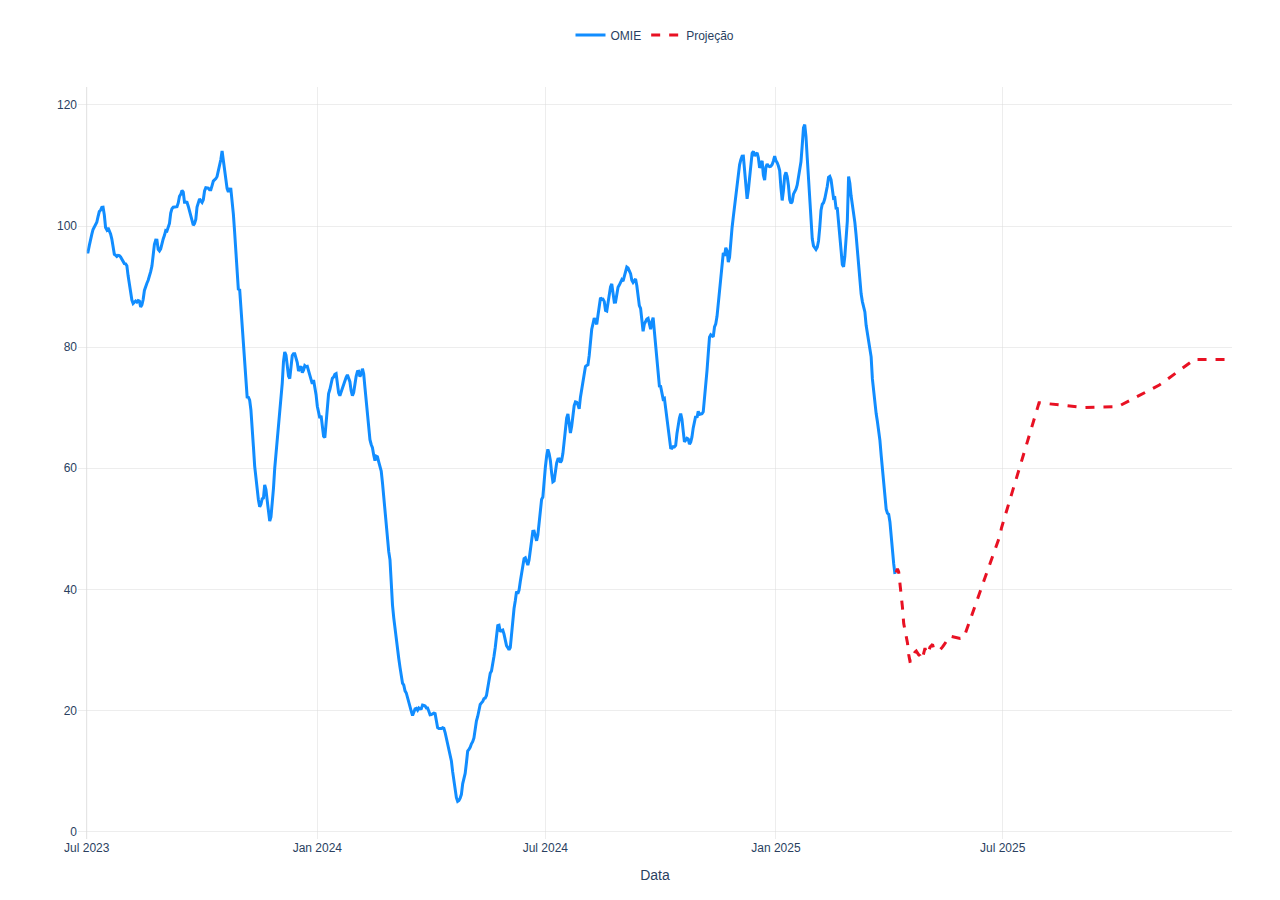
<file: grafico_omie_uniforme.html>
<html>
<head><meta charset="utf-8" /></head>
<body>
    <div>                        <script type="text/javascript">window.PlotlyConfig = {MathJaxConfig: 'local'};</script>
        <script src="https://cdn.plot.ly/plotly-2.4.1.min.js"></script>                <div id="409afe27-dfed-4e6f-beca-662e426dc44c" class="plotly-graph-div" style="height:100%; width:100%;"></div>            <script type="text/javascript">                                    window.PLOTLYENV=window.PLOTLYENV || {};                                    if (document.getElementById("409afe27-dfed-4e6f-beca-662e426dc44c")) {                    Plotly.newPlot(                        "409afe27-dfed-4e6f-beca-662e426dc44c",                        [{"hovertemplate":"Data: %{x|%d-%m-%Y}<br>OMIE: %{y:.2f} €<extra></extra>","line":{"color":"#118DFF","width":3},"mode":"lines","name":"OMIE","type":"scatter","x":["2023-06-24T00:00:00","2023-06-25T00:00:00","2023-06-26T00:00:00","2023-06-27T00:00:00","2023-06-28T00:00:00","2023-06-29T00:00:00","2023-06-30T00:00:00","2023-07-01T00:00:00","2023-07-02T00:00:00","2023-07-03T00:00:00","2023-07-04T00:00:00","2023-07-05T00:00:00","2023-07-06T00:00:00","2023-07-07T00:00:00","2023-07-08T00:00:00","2023-07-09T00:00:00","2023-07-10T00:00:00","2023-07-11T00:00:00","2023-07-12T00:00:00","2023-07-13T00:00:00","2023-07-14T00:00:00","2023-07-15T00:00:00","2023-07-16T00:00:00","2023-07-17T00:00:00","2023-07-18T00:00:00","2023-07-19T00:00:00","2023-07-20T00:00:00","2023-07-21T00:00:00","2023-07-22T00:00:00","2023-07-23T00:00:00","2023-07-24T00:00:00","2023-07-25T00:00:00","2023-07-26T00:00:00","2023-07-27T00:00:00","2023-07-28T00:00:00","2023-07-29T00:00:00","2023-07-30T00:00:00","2023-07-31T00:00:00","2023-08-01T00:00:00","2023-08-02T00:00:00","2023-08-03T00:00:00","2023-08-04T00:00:00","2023-08-05T00:00:00","2023-08-06T00:00:00","2023-08-07T00:00:00","2023-08-08T00:00:00","2023-08-09T00:00:00","2023-08-10T00:00:00","2023-08-11T00:00:00","2023-08-12T00:00:00","2023-08-13T00:00:00","2023-08-14T00:00:00","2023-08-15T00:00:00","2023-08-16T00:00:00","2023-08-17T00:00:00","2023-08-18T00:00:00","2023-08-19T00:00:00","2023-08-20T00:00:00","2023-08-21T00:00:00","2023-08-22T00:00:00","2023-08-23T00:00:00","2023-08-24T00:00:00","2023-08-25T00:00:00","2023-08-26T00:00:00","2023-08-27T00:00:00","2023-08-28T00:00:00","2023-08-29T00:00:00","2023-08-30T00:00:00","2023-08-31T00:00:00","2023-09-01T00:00:00","2023-09-02T00:00:00","2023-09-03T00:00:00","2023-09-04T00:00:00","2023-09-05T00:00:00","2023-09-06T00:00:00","2023-09-07T00:00:00","2023-09-08T00:00:00","2023-09-09T00:00:00","2023-09-10T00:00:00","2023-09-11T00:00:00","2023-09-12T00:00:00","2023-09-13T00:00:00","2023-09-14T00:00:00","2023-09-15T00:00:00","2023-09-16T00:00:00","2023-09-17T00:00:00","2023-09-18T00:00:00","2023-09-19T00:00:00","2023-09-20T00:00:00","2023-09-21T00:00:00","2023-09-22T00:00:00","2023-09-23T00:00:00","2023-09-24T00:00:00","2023-09-25T00:00:00","2023-09-26T00:00:00","2023-09-27T00:00:00","2023-09-28T00:00:00","2023-09-29T00:00:00","2023-09-30T00:00:00","2023-10-01T00:00:00","2023-10-02T00:00:00","2023-10-03T00:00:00","2023-10-04T00:00:00","2023-10-05T00:00:00","2023-10-06T00:00:00","2023-10-07T00:00:00","2023-10-08T00:00:00","2023-10-09T00:00:00","2023-10-10T00:00:00","2023-10-11T00:00:00","2023-10-12T00:00:00","2023-10-13T00:00:00","2023-10-14T00:00:00","2023-10-15T00:00:00","2023-10-16T00:00:00","2023-10-17T00:00:00","2023-10-18T00:00:00","2023-10-19T00:00:00","2023-10-20T00:00:00","2023-10-21T00:00:00","2023-10-22T00:00:00","2023-10-23T00:00:00","2023-10-24T00:00:00","2023-10-25T00:00:00","2023-10-26T00:00:00","2023-10-27T00:00:00","2023-10-28T00:00:00","2023-10-29T00:00:00","2023-10-30T00:00:00","2023-10-31T00:00:00","2023-11-01T00:00:00","2023-11-02T00:00:00","2023-11-03T00:00:00","2023-11-04T00:00:00","2023-11-05T00:00:00","2023-11-06T00:00:00","2023-11-07T00:00:00","2023-11-08T00:00:00","2023-11-09T00:00:00","2023-11-10T00:00:00","2023-11-11T00:00:00","2023-11-12T00:00:00","2023-11-13T00:00:00","2023-11-14T00:00:00","2023-11-15T00:00:00","2023-11-16T00:00:00","2023-11-17T00:00:00","2023-11-18T00:00:00","2023-11-19T00:00:00","2023-11-20T00:00:00","2023-11-21T00:00:00","2023-11-22T00:00:00","2023-11-23T00:00:00","2023-11-24T00:00:00","2023-11-25T00:00:00","2023-11-26T00:00:00","2023-11-27T00:00:00","2023-11-28T00:00:00","2023-11-29T00:00:00","2023-11-30T00:00:00","2023-12-01T00:00:00","2023-12-02T00:00:00","2023-12-03T00:00:00","2023-12-04T00:00:00","2023-12-05T00:00:00","2023-12-06T00:00:00","2023-12-07T00:00:00","2023-12-08T00:00:00","2023-12-09T00:00:00","2023-12-10T00:00:00","2023-12-11T00:00:00","2023-12-12T00:00:00","2023-12-13T00:00:00","2023-12-14T00:00:00","2023-12-15T00:00:00","2023-12-16T00:00:00","2023-12-17T00:00:00","2023-12-18T00:00:00","2023-12-19T00:00:00","2023-12-20T00:00:00","2023-12-21T00:00:00","2023-12-22T00:00:00","2023-12-23T00:00:00","2023-12-24T00:00:00","2023-12-25T00:00:00","2023-12-26T00:00:00","2023-12-27T00:00:00","2023-12-28T00:00:00","2023-12-29T00:00:00","2023-12-30T00:00:00","2023-12-31T00:00:00","2024-01-01T00:00:00","2024-01-02T00:00:00","2024-01-03T00:00:00","2024-01-04T00:00:00","2024-01-05T00:00:00","2024-01-06T00:00:00","2024-01-07T00:00:00","2024-01-08T00:00:00","2024-01-09T00:00:00","2024-01-10T00:00:00","2024-01-11T00:00:00","2024-01-12T00:00:00","2024-01-13T00:00:00","2024-01-14T00:00:00","2024-01-15T00:00:00","2024-01-16T00:00:00","2024-01-17T00:00:00","2024-01-18T00:00:00","2024-01-19T00:00:00","2024-01-20T00:00:00","2024-01-21T00:00:00","2024-01-22T00:00:00","2024-01-23T00:00:00","2024-01-24T00:00:00","2024-01-25T00:00:00","2024-01-26T00:00:00","2024-01-27T00:00:00","2024-01-28T00:00:00","2024-01-29T00:00:00","2024-01-30T00:00:00","2024-01-31T00:00:00","2024-02-01T00:00:00","2024-02-02T00:00:00","2024-02-03T00:00:00","2024-02-04T00:00:00","2024-02-05T00:00:00","2024-02-06T00:00:00","2024-02-07T00:00:00","2024-02-08T00:00:00","2024-02-09T00:00:00","2024-02-10T00:00:00","2024-02-11T00:00:00","2024-02-12T00:00:00","2024-02-13T00:00:00","2024-02-14T00:00:00","2024-02-15T00:00:00","2024-02-16T00:00:00","2024-02-17T00:00:00","2024-02-18T00:00:00","2024-02-19T00:00:00","2024-02-20T00:00:00","2024-02-21T00:00:00","2024-02-22T00:00:00","2024-02-23T00:00:00","2024-02-24T00:00:00","2024-02-25T00:00:00","2024-02-26T00:00:00","2024-02-27T00:00:00","2024-02-28T00:00:00","2024-02-29T00:00:00","2024-03-01T00:00:00","2024-03-02T00:00:00","2024-03-03T00:00:00","2024-03-04T00:00:00","2024-03-05T00:00:00","2024-03-06T00:00:00","2024-03-07T00:00:00","2024-03-08T00:00:00","2024-03-09T00:00:00","2024-03-10T00:00:00","2024-03-11T00:00:00","2024-03-12T00:00:00","2024-03-13T00:00:00","2024-03-14T00:00:00","2024-03-15T00:00:00","2024-03-16T00:00:00","2024-03-17T00:00:00","2024-03-18T00:00:00","2024-03-19T00:00:00","2024-03-20T00:00:00","2024-03-21T00:00:00","2024-03-22T00:00:00","2024-03-23T00:00:00","2024-03-24T00:00:00","2024-03-25T00:00:00","2024-03-26T00:00:00","2024-03-27T00:00:00","2024-03-28T00:00:00","2024-03-29T00:00:00","2024-03-30T00:00:00","2024-03-31T00:00:00","2024-04-01T00:00:00","2024-04-02T00:00:00","2024-04-03T00:00:00","2024-04-04T00:00:00","2024-04-05T00:00:00","2024-04-06T00:00:00","2024-04-07T00:00:00","2024-04-08T00:00:00","2024-04-09T00:00:00","2024-04-10T00:00:00","2024-04-11T00:00:00","2024-04-12T00:00:00","2024-04-13T00:00:00","2024-04-14T00:00:00","2024-04-15T00:00:00","2024-04-16T00:00:00","2024-04-17T00:00:00","2024-04-18T00:00:00","2024-04-19T00:00:00","2024-04-20T00:00:00","2024-04-21T00:00:00","2024-04-22T00:00:00","2024-04-23T00:00:00","2024-04-24T00:00:00","2024-04-25T00:00:00","2024-04-26T00:00:00","2024-04-27T00:00:00","2024-04-28T00:00:00","2024-04-29T00:00:00","2024-04-30T00:00:00","2024-05-01T00:00:00","2024-05-02T00:00:00","2024-05-03T00:00:00","2024-05-04T00:00:00","2024-05-05T00:00:00","2024-05-06T00:00:00","2024-05-07T00:00:00","2024-05-08T00:00:00","2024-05-09T00:00:00","2024-05-10T00:00:00","2024-05-11T00:00:00","2024-05-12T00:00:00","2024-05-13T00:00:00","2024-05-14T00:00:00","2024-05-15T00:00:00","2024-05-16T00:00:00","2024-05-17T00:00:00","2024-05-18T00:00:00","2024-05-19T00:00:00","2024-05-20T00:00:00","2024-05-21T00:00:00","2024-05-22T00:00:00","2024-05-23T00:00:00","2024-05-24T00:00:00","2024-05-25T00:00:00","2024-05-26T00:00:00","2024-05-27T00:00:00","2024-05-28T00:00:00","2024-05-29T00:00:00","2024-05-30T00:00:00","2024-05-31T00:00:00","2024-06-01T00:00:00","2024-06-02T00:00:00","2024-06-03T00:00:00","2024-06-04T00:00:00","2024-06-05T00:00:00","2024-06-06T00:00:00","2024-06-07T00:00:00","2024-06-08T00:00:00","2024-06-09T00:00:00","2024-06-10T00:00:00","2024-06-11T00:00:00","2024-06-12T00:00:00","2024-06-13T00:00:00","2024-06-14T00:00:00","2024-06-15T00:00:00","2024-06-16T00:00:00","2024-06-17T00:00:00","2024-06-18T00:00:00","2024-06-19T00:00:00","2024-06-20T00:00:00","2024-06-21T00:00:00","2024-06-22T00:00:00","2024-06-23T00:00:00","2024-06-24T00:00:00","2024-06-25T00:00:00","2024-06-26T00:00:00","2024-06-27T00:00:00","2024-06-28T00:00:00","2024-06-29T00:00:00","2024-06-30T00:00:00","2024-07-01T00:00:00","2024-07-02T00:00:00","2024-07-03T00:00:00","2024-07-04T00:00:00","2024-07-05T00:00:00","2024-07-06T00:00:00","2024-07-07T00:00:00","2024-07-08T00:00:00","2024-07-09T00:00:00","2024-07-10T00:00:00","2024-07-11T00:00:00","2024-07-12T00:00:00","2024-07-13T00:00:00","2024-07-14T00:00:00","2024-07-15T00:00:00","2024-07-16T00:00:00","2024-07-17T00:00:00","2024-07-18T00:00:00","2024-07-19T00:00:00","2024-07-20T00:00:00","2024-07-21T00:00:00","2024-07-22T00:00:00","2024-07-23T00:00:00","2024-07-24T00:00:00","2024-07-25T00:00:00","2024-07-26T00:00:00","2024-07-27T00:00:00","2024-07-28T00:00:00","2024-07-29T00:00:00","2024-07-30T00:00:00","2024-07-31T00:00:00","2024-08-01T00:00:00","2024-08-02T00:00:00","2024-08-03T00:00:00","2024-08-04T00:00:00","2024-08-05T00:00:00","2024-08-06T00:00:00","2024-08-07T00:00:00","2024-08-08T00:00:00","2024-08-09T00:00:00","2024-08-10T00:00:00","2024-08-11T00:00:00","2024-08-12T00:00:00","2024-08-13T00:00:00","2024-08-14T00:00:00","2024-08-15T00:00:00","2024-08-16T00:00:00","2024-08-17T00:00:00","2024-08-18T00:00:00","2024-08-19T00:00:00","2024-08-20T00:00:00","2024-08-21T00:00:00","2024-08-22T00:00:00","2024-08-23T00:00:00","2024-08-24T00:00:00","2024-08-25T00:00:00","2024-08-26T00:00:00","2024-08-27T00:00:00","2024-08-28T00:00:00","2024-08-29T00:00:00","2024-08-30T00:00:00","2024-08-31T00:00:00","2024-09-01T00:00:00","2024-09-02T00:00:00","2024-09-03T00:00:00","2024-09-04T00:00:00","2024-09-05T00:00:00","2024-09-06T00:00:00","2024-09-07T00:00:00","2024-09-08T00:00:00","2024-09-09T00:00:00","2024-09-10T00:00:00","2024-09-11T00:00:00","2024-09-12T00:00:00","2024-09-13T00:00:00","2024-09-14T00:00:00","2024-09-15T00:00:00","2024-09-16T00:00:00","2024-09-17T00:00:00","2024-09-18T00:00:00","2024-09-19T00:00:00","2024-09-20T00:00:00","2024-09-21T00:00:00","2024-09-22T00:00:00","2024-09-23T00:00:00","2024-09-24T00:00:00","2024-09-25T00:00:00","2024-09-26T00:00:00","2024-09-27T00:00:00","2024-09-28T00:00:00","2024-09-29T00:00:00","2024-09-30T00:00:00","2024-10-01T00:00:00","2024-10-02T00:00:00","2024-10-03T00:00:00","2024-10-04T00:00:00","2024-10-05T00:00:00","2024-10-06T00:00:00","2024-10-07T00:00:00","2024-10-08T00:00:00","2024-10-09T00:00:00","2024-10-10T00:00:00","2024-10-11T00:00:00","2024-10-12T00:00:00","2024-10-13T00:00:00","2024-10-14T00:00:00","2024-10-15T00:00:00","2024-10-16T00:00:00","2024-10-17T00:00:00","2024-10-18T00:00:00","2024-10-19T00:00:00","2024-10-20T00:00:00","2024-10-21T00:00:00","2024-10-22T00:00:00","2024-10-23T00:00:00","2024-10-24T00:00:00","2024-10-25T00:00:00","2024-10-26T00:00:00","2024-10-27T00:00:00","2024-10-28T00:00:00","2024-10-29T00:00:00","2024-10-30T00:00:00","2024-10-31T00:00:00","2024-11-01T00:00:00","2024-11-02T00:00:00","2024-11-03T00:00:00","2024-11-04T00:00:00","2024-11-05T00:00:00","2024-11-06T00:00:00","2024-11-07T00:00:00","2024-11-08T00:00:00","2024-11-09T00:00:00","2024-11-10T00:00:00","2024-11-11T00:00:00","2024-11-12T00:00:00","2024-11-13T00:00:00","2024-11-14T00:00:00","2024-11-15T00:00:00","2024-11-16T00:00:00","2024-11-17T00:00:00","2024-11-18T00:00:00","2024-11-19T00:00:00","2024-11-20T00:00:00","2024-11-21T00:00:00","2024-11-22T00:00:00","2024-11-23T00:00:00","2024-11-24T00:00:00","2024-11-25T00:00:00","2024-11-26T00:00:00","2024-11-27T00:00:00","2024-11-28T00:00:00","2024-11-29T00:00:00","2024-11-30T00:00:00","2024-12-01T00:00:00","2024-12-02T00:00:00","2024-12-03T00:00:00","2024-12-04T00:00:00","2024-12-05T00:00:00","2024-12-06T00:00:00","2024-12-07T00:00:00","2024-12-08T00:00:00","2024-12-09T00:00:00","2024-12-10T00:00:00","2024-12-11T00:00:00","2024-12-12T00:00:00","2024-12-13T00:00:00","2024-12-14T00:00:00","2024-12-15T00:00:00","2024-12-16T00:00:00","2024-12-17T00:00:00","2024-12-18T00:00:00","2024-12-19T00:00:00","2024-12-20T00:00:00","2024-12-21T00:00:00","2024-12-22T00:00:00","2024-12-23T00:00:00","2024-12-24T00:00:00","2024-12-25T00:00:00","2024-12-26T00:00:00","2024-12-27T00:00:00","2024-12-28T00:00:00","2024-12-29T00:00:00","2024-12-30T00:00:00","2024-12-31T00:00:00","2025-01-01T00:00:00","2025-01-02T00:00:00","2025-01-03T00:00:00","2025-01-04T00:00:00","2025-01-05T00:00:00","2025-01-06T00:00:00","2025-01-07T00:00:00","2025-01-08T00:00:00","2025-01-09T00:00:00","2025-01-10T00:00:00","2025-01-11T00:00:00","2025-01-12T00:00:00","2025-01-13T00:00:00","2025-01-14T00:00:00","2025-01-15T00:00:00","2025-01-16T00:00:00","2025-01-17T00:00:00","2025-01-18T00:00:00","2025-01-19T00:00:00","2025-01-20T00:00:00","2025-01-21T00:00:00","2025-01-22T00:00:00","2025-01-23T00:00:00","2025-01-24T00:00:00","2025-01-25T00:00:00","2025-01-26T00:00:00","2025-01-27T00:00:00","2025-01-28T00:00:00","2025-01-29T00:00:00","2025-01-30T00:00:00","2025-01-31T00:00:00","2025-02-01T00:00:00","2025-02-02T00:00:00","2025-02-03T00:00:00","2025-02-04T00:00:00","2025-02-05T00:00:00","2025-02-06T00:00:00","2025-02-07T00:00:00","2025-02-08T00:00:00","2025-02-09T00:00:00","2025-02-10T00:00:00","2025-02-11T00:00:00","2025-02-12T00:00:00","2025-02-13T00:00:00","2025-02-14T00:00:00","2025-02-15T00:00:00","2025-02-16T00:00:00","2025-02-17T00:00:00","2025-02-18T00:00:00","2025-02-19T00:00:00","2025-02-20T00:00:00","2025-02-21T00:00:00","2025-02-22T00:00:00","2025-02-23T00:00:00","2025-02-24T00:00:00","2025-02-25T00:00:00","2025-02-26T00:00:00","2025-02-27T00:00:00","2025-02-28T00:00:00","2025-03-01T00:00:00","2025-03-02T00:00:00","2025-03-03T00:00:00","2025-03-04T00:00:00","2025-03-05T00:00:00","2025-03-06T00:00:00","2025-03-07T00:00:00","2025-03-08T00:00:00","2025-03-09T00:00:00","2025-03-10T00:00:00","2025-03-11T00:00:00","2025-03-12T00:00:00","2025-03-13T00:00:00","2025-03-14T00:00:00","2025-03-15T00:00:00","2025-03-16T00:00:00","2025-03-17T00:00:00","2025-03-18T00:00:00","2025-03-19T00:00:00","2025-03-20T00:00:00","2025-03-21T00:00:00","2025-03-22T00:00:00","2025-03-23T00:00:00","2025-03-24T00:00:00","2025-03-25T00:00:00","2025-03-26T00:00:00","2025-03-27T00:00:00","2025-03-28T00:00:00","2025-03-29T00:00:00","2025-03-30T00:00:00","2025-03-31T00:00:00","2025-04-01T00:00:00","2025-04-02T00:00:00","2025-04-03T00:00:00","2025-04-04T00:00:00","2025-04-05T00:00:00","2025-04-06T00:00:00","2025-04-07T00:00:00","2025-04-08T00:00:00","2025-04-09T00:00:00","2025-04-10T00:00:00","2025-04-11T00:00:00","2025-04-12T00:00:00","2025-04-13T00:00:00","2025-04-14T00:00:00","2025-04-15T00:00:00","2025-04-16T00:00:00","2025-04-17T00:00:00","2025-04-18T00:00:00","2025-04-19T00:00:00","2025-04-20T00:00:00","2025-04-21T00:00:00","2025-04-22T00:00:00","2025-04-23T00:00:00","2025-04-24T00:00:00","2025-04-25T00:00:00","2025-04-26T00:00:00","2025-04-27T00:00:00","2025-04-28T00:00:00","2025-04-29T00:00:00","2025-04-30T00:00:00","2025-05-01T00:00:00","2025-05-02T00:00:00","2025-05-03T00:00:00","2025-05-04T00:00:00","2025-05-05T00:00:00","2025-05-06T00:00:00","2025-05-07T00:00:00","2025-05-08T00:00:00","2025-05-09T00:00:00","2025-05-10T00:00:00","2025-05-11T00:00:00","2025-05-12T00:00:00","2025-05-13T00:00:00","2025-05-14T00:00:00","2025-05-15T00:00:00","2025-05-16T00:00:00","2025-05-17T00:00:00","2025-05-18T00:00:00","2025-05-19T00:00:00","2025-05-20T00:00:00","2025-05-21T00:00:00","2025-05-22T00:00:00","2025-05-23T00:00:00","2025-05-24T00:00:00","2025-05-25T00:00:00","2025-05-26T00:00:00","2025-05-27T00:00:00","2025-05-28T00:00:00","2025-05-29T00:00:00","2025-05-30T00:00:00","2025-05-31T00:00:00","2025-06-01T00:00:00","2025-06-02T00:00:00","2025-06-03T00:00:00","2025-06-04T00:00:00","2025-06-05T00:00:00","2025-06-06T00:00:00","2025-06-07T00:00:00","2025-06-08T00:00:00","2025-06-09T00:00:00","2025-06-10T00:00:00","2025-06-11T00:00:00","2025-06-12T00:00:00","2025-06-13T00:00:00","2025-06-14T00:00:00","2025-06-15T00:00:00","2025-06-16T00:00:00","2025-06-17T00:00:00","2025-06-18T00:00:00","2025-06-19T00:00:00","2025-06-20T00:00:00","2025-06-21T00:00:00","2025-06-22T00:00:00","2025-06-23T00:00:00","2025-06-24T00:00:00","2025-06-25T00:00:00","2025-06-26T00:00:00","2025-06-27T00:00:00","2025-06-28T00:00:00","2025-06-29T00:00:00","2025-06-30T00:00:00","2025-07-01T00:00:00","2025-07-02T00:00:00","2025-07-03T00:00:00","2025-07-04T00:00:00","2025-07-05T00:00:00","2025-07-06T00:00:00","2025-07-07T00:00:00","2025-07-08T00:00:00","2025-07-09T00:00:00","2025-07-10T00:00:00","2025-07-11T00:00:00","2025-07-12T00:00:00","2025-07-13T00:00:00","2025-07-14T00:00:00","2025-07-15T00:00:00","2025-07-16T00:00:00","2025-07-17T00:00:00","2025-07-18T00:00:00","2025-07-19T00:00:00","2025-07-20T00:00:00","2025-07-21T00:00:00","2025-07-22T00:00:00","2025-07-23T00:00:00","2025-07-24T00:00:00","2025-07-25T00:00:00","2025-07-26T00:00:00","2025-07-27T00:00:00","2025-07-28T00:00:00","2025-07-29T00:00:00","2025-07-30T00:00:00","2025-07-31T00:00:00","2025-08-01T00:00:00","2025-08-02T00:00:00","2025-08-03T00:00:00","2025-08-04T00:00:00","2025-08-05T00:00:00","2025-08-06T00:00:00","2025-08-07T00:00:00","2025-08-08T00:00:00","2025-08-09T00:00:00","2025-08-10T00:00:00","2025-08-11T00:00:00","2025-08-12T00:00:00","2025-08-13T00:00:00","2025-08-14T00:00:00","2025-08-15T00:00:00","2025-08-16T00:00:00","2025-08-17T00:00:00","2025-08-18T00:00:00","2025-08-19T00:00:00","2025-08-20T00:00:00","2025-08-21T00:00:00","2025-08-22T00:00:00","2025-08-23T00:00:00","2025-08-24T00:00:00","2025-08-25T00:00:00","2025-08-26T00:00:00","2025-08-27T00:00:00","2025-08-28T00:00:00","2025-08-29T00:00:00","2025-08-30T00:00:00","2025-08-31T00:00:00","2025-09-01T00:00:00","2025-09-02T00:00:00","2025-09-03T00:00:00","2025-09-04T00:00:00","2025-09-05T00:00:00","2025-09-06T00:00:00","2025-09-07T00:00:00","2025-09-08T00:00:00","2025-09-09T00:00:00","2025-09-10T00:00:00","2025-09-11T00:00:00","2025-09-12T00:00:00","2025-09-13T00:00:00","2025-09-14T00:00:00","2025-09-15T00:00:00","2025-09-16T00:00:00","2025-09-17T00:00:00","2025-09-18T00:00:00","2025-09-19T00:00:00","2025-09-20T00:00:00","2025-09-21T00:00:00","2025-09-22T00:00:00","2025-09-23T00:00:00","2025-09-24T00:00:00","2025-09-25T00:00:00","2025-09-26T00:00:00","2025-09-27T00:00:00","2025-09-28T00:00:00","2025-09-29T00:00:00","2025-09-30T00:00:00","2025-10-01T00:00:00","2025-10-02T00:00:00","2025-10-03T00:00:00","2025-10-04T00:00:00","2025-10-05T00:00:00","2025-10-06T00:00:00","2025-10-07T00:00:00","2025-10-08T00:00:00","2025-10-09T00:00:00","2025-10-10T00:00:00","2025-10-11T00:00:00","2025-10-12T00:00:00","2025-10-13T00:00:00","2025-10-14T00:00:00","2025-10-15T00:00:00","2025-10-16T00:00:00","2025-10-17T00:00:00","2025-10-18T00:00:00","2025-10-19T00:00:00","2025-10-20T00:00:00","2025-10-21T00:00:00","2025-10-22T00:00:00","2025-10-23T00:00:00","2025-10-24T00:00:00","2025-10-25T00:00:00","2025-10-26T00:00:00","2025-10-27T00:00:00","2025-10-28T00:00:00","2025-10-29T00:00:00","2025-10-30T00:00:00","2025-10-31T00:00:00","2025-11-01T00:00:00","2025-11-02T00:00:00","2025-11-03T00:00:00","2025-11-04T00:00:00","2025-11-05T00:00:00","2025-11-06T00:00:00","2025-11-07T00:00:00","2025-11-08T00:00:00","2025-11-09T00:00:00","2025-11-10T00:00:00","2025-11-11T00:00:00","2025-11-12T00:00:00","2025-11-13T00:00:00","2025-11-14T00:00:00","2025-11-15T00:00:00","2025-11-16T00:00:00","2025-11-17T00:00:00","2025-11-18T00:00:00","2025-11-19T00:00:00","2025-11-20T00:00:00","2025-11-21T00:00:00","2025-11-22T00:00:00","2025-11-23T00:00:00","2025-11-24T00:00:00","2025-11-25T00:00:00","2025-11-26T00:00:00","2025-11-27T00:00:00","2025-11-28T00:00:00","2025-11-29T00:00:00","2025-11-30T00:00:00","2025-12-01T00:00:00","2025-12-02T00:00:00","2025-12-03T00:00:00","2025-12-04T00:00:00","2025-12-05T00:00:00","2025-12-06T00:00:00","2025-12-07T00:00:00","2025-12-08T00:00:00","2025-12-09T00:00:00","2025-12-10T00:00:00","2025-12-11T00:00:00","2025-12-12T00:00:00","2025-12-13T00:00:00","2025-12-14T00:00:00","2025-12-15T00:00:00","2025-12-16T00:00:00","2025-12-17T00:00:00","2025-12-18T00:00:00","2025-12-19T00:00:00","2025-12-20T00:00:00","2025-12-21T00:00:00","2025-12-22T00:00:00","2025-12-23T00:00:00","2025-12-24T00:00:00","2025-12-25T00:00:00","2025-12-26T00:00:00","2025-12-27T00:00:00","2025-12-28T00:00:00","2025-12-29T00:00:00","2025-12-30T00:00:00","2025-12-31T00:00:00"],"y":[null,null,null,null,null,null,null,95.719,95.71572222222224,96.77465277777776,97.94291666666668,98.6119027777778,99.4451527777778,99.92704166666668,100.26429166666668,100.62498611111114,101.55581944444442,102.40293055555556,102.62711111111112,103.0774861111111,103.1103611111111,101.85015277777777,99.7594722222222,99.3863611111111,99.70468055555556,99.28779166666664,98.69118055555556,97.85538888888888,96.86668055555556,95.32891666666669,95.20143055555556,94.977125,95.1609722222222,95.12698611111112,94.90288888888888,94.52259722222225,93.95759722222222,93.80065860215052,93.75225806451614,93.44220430107526,91.77775537634407,90.41372311827956,89.64560483870966,87.77385752688173,87.2078494623656,87.37899193548388,87.62833333333334,87.45336021505376,87.70142473118281,87.60880376344086,86.6593817204301,86.9904435483871,87.8725,89.36809139784948,90.21923387096774,90.55471774193548,91.05362903225809,91.66530913978494,92.47258064516129,93.39185483870963,95.66592741935484,97.00561827956987,97.67125,97.65825268817204,96.14516129032256,95.90435483870968,96.23774193548384,97.18698924731184,97.8808870967742,98.47783602150538,99.26694892473118,99.17384408602152,99.73399193548389,100.42487903225808,102.1452553763441,102.87041666666669,103.11823924731183,103.14116935483872,103.08458333333331,103.21188172043009,103.81385752688172,104.91955645161292,105.2305107526882,105.88334677419358,105.6287365591398,103.96205645161292,103.97090053763444,103.93393817204304,103.28208333333336,102.4913978494624,101.88411290322584,101.10060483870969,100.14646505376344,100.4005510752688,101.09400537634409,103.14282258064516,103.94004032258064,104.48299731182796,104.15829166666668,103.90373611111112,104.34523611111112,105.79855555555557,106.32597222222222,106.31724999999996,106.25856944444445,106.00493055555556,106.00861111111112,106.68669444444444,107.42356944444444,107.64784722222224,107.82931944444448,108.20333333333332,109.12686111111113,109.68534722222223,110.98341666666668,112.39831944444448,110.78576388888892,109.4282777777778,107.13262500000005,106.17554166666667,105.63179166666669,106.11234722222224,106.10401388888891,104.38879166666668,101.9731527777778,99.02098611111111,95.38029166666668,91.69449375866856,89.44178918169213,89.59707382550336,86.56371812080539,83.00005369127518,79.76790604026846,76.4766979865772,73.30246979865774,71.77461744966443,71.73013422818792,71.2546845637584,69.6294899328859,67.28339597315438,63.56140939597317,60.360120805369135,58.09479194630872,55.95653691275168,54.75497986577182,53.62853691275168,54.0521610738255,54.96765100671141,55.07387919463086,57.26606711409395,56.49661744966441,54.68579865771811,52.35522147651008,51.25638926174497,51.9443355704698,54.08473825503356,56.66385234899329,59.980617449664415,62.36870967741935,63.38331944444444,66.43351388888887,69.03520833333332,71.45074999999999,74.0263611111111,77.59251388888886,79.19195833333332,78.68162499999998,76.42430555555555,75.23980555555555,74.79577777777777,77.05591666666666,78.60249999999999,78.89483333333332,78.89315277777777,78.19879166666666,77.45670833333332,76.04384722222221,76.40172222222222,76.85048611111111,75.7803611111111,76.20658333333333,76.94236111111111,76.77752777777778,76.82933333333334,75.98244444444444,75.17652777777778,74.29429166666667,73.94445833333333,74.56643055555556,73.43333333333334,72.1456317204301,70.24845430107527,68.89594086021505,68.28782258064516,68.6934005376344,67.23940860215055,65.28197580645161,65.07435483870967,67.80375,70.33255376344086,72.32317204301076,72.9984811827957,73.90930107526883,74.85887096774194,75.05502688172044,75.50211021505375,75.61521505376344,74.01801075268817,72.44618279569892,71.98733870967742,72.65217741935484,72.97912634408601,73.57716397849461,74.58615591397849,75.00790322580644,75.42336021505376,74.77119623655915,74.29611559139785,72.78564516129033,72.00056451612905,72.5104435483871,74.08716397849463,75.18381720430108,75.97594086021506,76.01870967741937,75.11970430107529,75.55568548387097,76.43876344086021,75.60885752688172,73.36780913978495,71.0071505376344,68.07030913978494,66.35388440860216,64.71950268817204,63.92127688172043,63.389112903225794,62.20319892473118,61.24266129032258,61.98302419354838,61.8755510752688,61.055913978494615,60.174018817204285,59.53521505376344,57.59489247311828,55.258413978494616,52.82176075268817,50.44384408602151,48.2232123655914,46.2210752688172,44.87225806451612,39.76008620689655,37.397514367816086,35.29487068965517,33.33679597701149,31.37818965517241,29.80729885057471,28.569324712643677,27.10501436781609,25.87794540229885,24.506106321839077,24.18639367816092,23.236063218390807,22.88083333333334,21.996048850574716,21.114281609195405,20.665704022988503,19.838951149425284,19.14875,19.590761494252877,20.239841954022992,20.325833333333332,20.04336206896552,20.416379310344823,20.252686781609192,20.28693965517241,20.87826149425287,20.828879310344828,20.72396551724138,20.410258620689653,20.414913793103445,19.874666666666663,19.281843876177657,19.30458950201884,19.38387617765814,19.542866756393,19.457496635262448,18.314266487214,17.152220726783312,17.0228532974428,16.98694481830417,17.015248990578733,17.13586810228802,17.032274562584117,16.348532974427993,15.441265141318976,14.571440107671604,13.437725437415882,12.51484522207268,11.657160161507402,9.883728129205922,8.291830417227455,6.6535666218035,5.584441453566622,4.972476446837147,5.123445491251682,5.491238223418575,6.142934051144009,7.880713324360696,8.679851951547775,9.593257065948851,11.347308209959625,13.273833333333336,13.570444444444446,13.90145833333334,14.475583333333342,14.832944444444454,15.461000000000013,17.05354166666668,18.288277777777783,19.00605555555557,20.162333333333343,20.986888888888892,21.241680555555565,21.48448611111112,21.948597222222237,22.0368888888889,22.459361111111114,23.54601388888889,25.21124999999999,26.14969444444444,26.522999999999996,27.50768055555555,28.963805555555545,30.38802777777777,32.20255555555555,34.01356944444444,34.073,33.01465277777778,33.20045833333333,33.27543055555556,32.60827777777778,31.636250000000004,30.69575268817205,30.375833333333336,29.99650537634409,30.36986559139785,32.895403225806454,35.39528225806452,36.83607526881721,38.127795698924736,39.65978494623656,39.2921370967742,39.8676747311828,41.2974059139785,42.46568548387098,43.99361559139785,45.07805107526882,45.201612903225815,44.64791666666667,44.0000806451613,44.86641129032258,46.49188172043012,48.30323924731183,49.59120967741936,49.62008064516129,48.48903225806451,48.01615591397848,48.95520161290322,51.29512096774194,53.1790188172043,54.85130376344086,55.25051075268818,58.20545833333335,60.16540277777779,61.98350000000001,63.11743055555557,62.42655555555557,61.27259722222224,59.23584722222224,57.74640277777778,57.90070833333335,59.49448611111113,60.85256944444446,61.52283333333335,61.550125000000016,60.96630555555557,61.29033333333332,62.45866666666665,64.79769444444445,66.86897222222223,68.27181944444445,68.96623611111113,67.62166666666667,65.80605555555556,66.94565277777778,69.14236111111111,70.34427777777778,70.95445833333333,70.88765277777777,70.47744444444443,69.82591666666666,71.74458333333332,73.12686111111108,74.17481182795697,75.67544354838708,76.78801075268815,76.97434139784944,77.08776881720429,78.62975806451614,80.9884811827957,82.95662634408602,83.8473252688172,84.79551075268817,84.2846505376344,83.7711693548387,85.27287634408601,87.01836021505376,88.1663306451613,87.87611559139785,87.92346774193548,87.56073924731182,86.04645161290323,85.96220430107526,87.41040322580646,89.01572580645161,89.96313172043011,90.4545564516129,89.28291666666668,87.43759408602149,87.45654569892473,88.43729838709676,89.88708333333332,90.26236559139784,90.77303763440858,91.13530913978492,90.88958333333332,91.61959677419354,92.5962634408602,93.22860215053764,93.07327956989248,92.4830376344086,92.1515994623656,91.05247311827958,90.68641129032258,90.98350806451614,91.258561827957,90.14362903225808,88.20217741935485,86.8643682795699,86.40095430107529,84.41912634408604,82.61669354838712,83.8339919354839,84.24376344086022,84.63818548387098,84.76384408602152,83.50047043010754,82.97611559139786,84.1723252688172,84.87841397849462,82.60374999999999,80.18057795698924,78.18942204301074,75.71327956989246,73.58506944444443,73.52699999999999,72.7144861111111,71.42590277777776,71.54118055555554,69.99780555555556,67.85620833333334,66.75354166666668,65.52954166666667,63.35423611111111,63.29318055555556,63.55963888888889,63.51481944444444,63.76973611111111,65.69623611111112,67.52355555555556,68.28949999999999,69.03076388888888,68.09905555555555,66.16156944444442,64.3464861111111,64.62468055555556,64.95498611111111,64.83541666666667,63.96094444444445,64.29629166666665,65.174875,66.66389736477117,67.64257975034675,68.63219140083217,68.3419972260749,69.39522147651007,68.88602684563757,68.89138255033558,68.99099328859062,69.32562416107383,71.24088590604028,74.25119463087248,76.10606711409393,78.91440268456374,81.6414899328859,82.02593288590604,81.81357046979865,81.69255033557049,83.3489798657718,83.85900671140938,85.08927516778523,87.12187919463088,89.1968322147651,91.5283489932886,94.18511409395975,95.5593288590604,95.0733154362416,96.40677852348992,95.95761073825504,94.060711409396,94.80457718120805,97.76547651006712,99.72740591397852,101.50653225806452,103.27096774193552,104.6471527777778,106.1510277777778,107.85544444444449,110.10873611111116,110.96431944444448,111.54152777777782,111.54825000000002,108.97104166666668,105.827875,104.49377777777778,105.94165277777776,108.00693055555554,110.68398611111112,112.03183333333332,112.32188888888888,111.59088888888886,111.86329166666664,112.11068055555556,111.28076388888888,109.60259722222222,110.2540972222222,110.76145833333334,108.39851388888889,107.60255555555555,109.72094444444444,110.23819444444445,109.9293472222222,109.83494444444445,109.9012222222222,110.16833333333332,110.75590277777776,111.55157258064516,110.79669354838708,110.4884139784946,109.91719086021504,109.1585887096774,106.33586021505376,104.22896505376345,105.8648252688172,108.26643817204298,108.8814516129032,108.16725806451612,106.71196236559138,104.37182795698922,103.74526881720428,104.04020161290322,105.26635752688172,105.67712365591402,106.10848118279571,106.7993548387097,108.17591397849463,109.1596505376344,110.61413978494625,113.34176075268816,116.24056451612904,116.75956989247312,114.79084677419353,111.28081989247308,107.63737903225804,103.88389784946236,101.07573924731182,97.89356182795696,96.73506720430106,96.45642473118278,96.14389784946236,96.5013440860215,97.5320833333333,99.78920698924728,102.60385752688168,103.6003494623656,103.85556451612904,104.51064516129034,105.3806989247312,106.56366935483874,108.0546370967742,108.20784946236562,107.67426075268818,106.03255376344086,104.59131720430108,104.6608870967742,102.94244623655916,102.91091397849463,101.00594086021503,98.05934139784944,96.03110215053762,93.6469623655914,93.26177419354836,95.01174731182796,97.61571236559138,100.83008064516127,108.16863095238097,107.05898809523808,104.99558035714286,103.73547619047618,102.04385416666666,100.6192113095238,98.49270833333334,96.0314136904762,92.79648809523808,90.6262648809524,88.80558035714287,87.52748511904761,86.59377976190476,85.81901785714284,83.61281249999998,82.16528273809523,81.13593749999998,79.22019345238094,78.39275297619047,74.75419642857142,72.4907738095238,71.15928571428572,69.0305505952381,67.71724702380953,66.51046130952382,64.60328869047619,62.18529761904762,59.77302083333333,56.68933035714287,54.898778735632185,53.24859527121002,52.57698519515478,52.39562584118438,51.13619111709287,48.665746971736205,45.92335127860027,44.24563930013458,42.53029609690444,null,null,null,null,null,null,null,null,null,null,null,null,null,null,null,null,null,null,null,null,null,null,null,null,null,null,null,null,null,null,null,null,null,null,null,null,null,null,null,null,null,null,null,null,null,null,null,null,null,null,null,null,null,null,null,null,null,null,null,null,null,null,null,null,null,null,null,null,null,null,null,null,null,null,null,null,null,null,null,null,null,null,null,null,null,null,null,null,null,null,null,null,null,null,null,null,null,null,null,null,null,null,null,null,null,null,null,null,null,null,null,null,null,null,null,null,null,null,null,null,null,null,null,null,null,null,null,null,null,null,null,null,null,null,null,null,null,null,null,null,null,null,null,null,null,null,null,null,null,null,null,null,null,null,null,null,null,null,null,null,null,null,null,null,null,null,null,null,null,null,null,null,null,null,null,null,null,null,null,null,null,null,null,null,null,null,null,null,null,null,null,null,null,null,null,null,null,null,null,null,null,null,null,null,null,null,null,null,null,null,null,null,null,null,null,null,null,null,null,null,null,null,null,null,null,null,null,null,null,null,null,null,null,null,null,null,null,null,null,null,null,null,null,null,null,null,null,null,null,null,null,null,null,null,null,null,null,null,null,null,null,null,null,null,null,null,null,null,null]},{"hovertemplate":"Data: %{x|%d-%m-%Y}<br>Projeção: %{y:.2f} €<extra></extra>","line":{"color":"#E81123","dash":"dash","width":3},"mode":"lines","name":"Projeção","type":"scatter","x":["2023-06-24T00:00:00","2023-06-25T00:00:00","2023-06-26T00:00:00","2023-06-27T00:00:00","2023-06-28T00:00:00","2023-06-29T00:00:00","2023-06-30T00:00:00","2023-07-01T00:00:00","2023-07-02T00:00:00","2023-07-03T00:00:00","2023-07-04T00:00:00","2023-07-05T00:00:00","2023-07-06T00:00:00","2023-07-07T00:00:00","2023-07-08T00:00:00","2023-07-09T00:00:00","2023-07-10T00:00:00","2023-07-11T00:00:00","2023-07-12T00:00:00","2023-07-13T00:00:00","2023-07-14T00:00:00","2023-07-15T00:00:00","2023-07-16T00:00:00","2023-07-17T00:00:00","2023-07-18T00:00:00","2023-07-19T00:00:00","2023-07-20T00:00:00","2023-07-21T00:00:00","2023-07-22T00:00:00","2023-07-23T00:00:00","2023-07-24T00:00:00","2023-07-25T00:00:00","2023-07-26T00:00:00","2023-07-27T00:00:00","2023-07-28T00:00:00","2023-07-29T00:00:00","2023-07-30T00:00:00","2023-07-31T00:00:00","2023-08-01T00:00:00","2023-08-02T00:00:00","2023-08-03T00:00:00","2023-08-04T00:00:00","2023-08-05T00:00:00","2023-08-06T00:00:00","2023-08-07T00:00:00","2023-08-08T00:00:00","2023-08-09T00:00:00","2023-08-10T00:00:00","2023-08-11T00:00:00","2023-08-12T00:00:00","2023-08-13T00:00:00","2023-08-14T00:00:00","2023-08-15T00:00:00","2023-08-16T00:00:00","2023-08-17T00:00:00","2023-08-18T00:00:00","2023-08-19T00:00:00","2023-08-20T00:00:00","2023-08-21T00:00:00","2023-08-22T00:00:00","2023-08-23T00:00:00","2023-08-24T00:00:00","2023-08-25T00:00:00","2023-08-26T00:00:00","2023-08-27T00:00:00","2023-08-28T00:00:00","2023-08-29T00:00:00","2023-08-30T00:00:00","2023-08-31T00:00:00","2023-09-01T00:00:00","2023-09-02T00:00:00","2023-09-03T00:00:00","2023-09-04T00:00:00","2023-09-05T00:00:00","2023-09-06T00:00:00","2023-09-07T00:00:00","2023-09-08T00:00:00","2023-09-09T00:00:00","2023-09-10T00:00:00","2023-09-11T00:00:00","2023-09-12T00:00:00","2023-09-13T00:00:00","2023-09-14T00:00:00","2023-09-15T00:00:00","2023-09-16T00:00:00","2023-09-17T00:00:00","2023-09-18T00:00:00","2023-09-19T00:00:00","2023-09-20T00:00:00","2023-09-21T00:00:00","2023-09-22T00:00:00","2023-09-23T00:00:00","2023-09-24T00:00:00","2023-09-25T00:00:00","2023-09-26T00:00:00","2023-09-27T00:00:00","2023-09-28T00:00:00","2023-09-29T00:00:00","2023-09-30T00:00:00","2023-10-01T00:00:00","2023-10-02T00:00:00","2023-10-03T00:00:00","2023-10-04T00:00:00","2023-10-05T00:00:00","2023-10-06T00:00:00","2023-10-07T00:00:00","2023-10-08T00:00:00","2023-10-09T00:00:00","2023-10-10T00:00:00","2023-10-11T00:00:00","2023-10-12T00:00:00","2023-10-13T00:00:00","2023-10-14T00:00:00","2023-10-15T00:00:00","2023-10-16T00:00:00","2023-10-17T00:00:00","2023-10-18T00:00:00","2023-10-19T00:00:00","2023-10-20T00:00:00","2023-10-21T00:00:00","2023-10-22T00:00:00","2023-10-23T00:00:00","2023-10-24T00:00:00","2023-10-25T00:00:00","2023-10-26T00:00:00","2023-10-27T00:00:00","2023-10-28T00:00:00","2023-10-29T00:00:00","2023-10-30T00:00:00","2023-10-31T00:00:00","2023-11-01T00:00:00","2023-11-02T00:00:00","2023-11-03T00:00:00","2023-11-04T00:00:00","2023-11-05T00:00:00","2023-11-06T00:00:00","2023-11-07T00:00:00","2023-11-08T00:00:00","2023-11-09T00:00:00","2023-11-10T00:00:00","2023-11-11T00:00:00","2023-11-12T00:00:00","2023-11-13T00:00:00","2023-11-14T00:00:00","2023-11-15T00:00:00","2023-11-16T00:00:00","2023-11-17T00:00:00","2023-11-18T00:00:00","2023-11-19T00:00:00","2023-11-20T00:00:00","2023-11-21T00:00:00","2023-11-22T00:00:00","2023-11-23T00:00:00","2023-11-24T00:00:00","2023-11-25T00:00:00","2023-11-26T00:00:00","2023-11-27T00:00:00","2023-11-28T00:00:00","2023-11-29T00:00:00","2023-11-30T00:00:00","2023-12-01T00:00:00","2023-12-02T00:00:00","2023-12-03T00:00:00","2023-12-04T00:00:00","2023-12-05T00:00:00","2023-12-06T00:00:00","2023-12-07T00:00:00","2023-12-08T00:00:00","2023-12-09T00:00:00","2023-12-10T00:00:00","2023-12-11T00:00:00","2023-12-12T00:00:00","2023-12-13T00:00:00","2023-12-14T00:00:00","2023-12-15T00:00:00","2023-12-16T00:00:00","2023-12-17T00:00:00","2023-12-18T00:00:00","2023-12-19T00:00:00","2023-12-20T00:00:00","2023-12-21T00:00:00","2023-12-22T00:00:00","2023-12-23T00:00:00","2023-12-24T00:00:00","2023-12-25T00:00:00","2023-12-26T00:00:00","2023-12-27T00:00:00","2023-12-28T00:00:00","2023-12-29T00:00:00","2023-12-30T00:00:00","2023-12-31T00:00:00","2024-01-01T00:00:00","2024-01-02T00:00:00","2024-01-03T00:00:00","2024-01-04T00:00:00","2024-01-05T00:00:00","2024-01-06T00:00:00","2024-01-07T00:00:00","2024-01-08T00:00:00","2024-01-09T00:00:00","2024-01-10T00:00:00","2024-01-11T00:00:00","2024-01-12T00:00:00","2024-01-13T00:00:00","2024-01-14T00:00:00","2024-01-15T00:00:00","2024-01-16T00:00:00","2024-01-17T00:00:00","2024-01-18T00:00:00","2024-01-19T00:00:00","2024-01-20T00:00:00","2024-01-21T00:00:00","2024-01-22T00:00:00","2024-01-23T00:00:00","2024-01-24T00:00:00","2024-01-25T00:00:00","2024-01-26T00:00:00","2024-01-27T00:00:00","2024-01-28T00:00:00","2024-01-29T00:00:00","2024-01-30T00:00:00","2024-01-31T00:00:00","2024-02-01T00:00:00","2024-02-02T00:00:00","2024-02-03T00:00:00","2024-02-04T00:00:00","2024-02-05T00:00:00","2024-02-06T00:00:00","2024-02-07T00:00:00","2024-02-08T00:00:00","2024-02-09T00:00:00","2024-02-10T00:00:00","2024-02-11T00:00:00","2024-02-12T00:00:00","2024-02-13T00:00:00","2024-02-14T00:00:00","2024-02-15T00:00:00","2024-02-16T00:00:00","2024-02-17T00:00:00","2024-02-18T00:00:00","2024-02-19T00:00:00","2024-02-20T00:00:00","2024-02-21T00:00:00","2024-02-22T00:00:00","2024-02-23T00:00:00","2024-02-24T00:00:00","2024-02-25T00:00:00","2024-02-26T00:00:00","2024-02-27T00:00:00","2024-02-28T00:00:00","2024-02-29T00:00:00","2024-03-01T00:00:00","2024-03-02T00:00:00","2024-03-03T00:00:00","2024-03-04T00:00:00","2024-03-05T00:00:00","2024-03-06T00:00:00","2024-03-07T00:00:00","2024-03-08T00:00:00","2024-03-09T00:00:00","2024-03-10T00:00:00","2024-03-11T00:00:00","2024-03-12T00:00:00","2024-03-13T00:00:00","2024-03-14T00:00:00","2024-03-15T00:00:00","2024-03-16T00:00:00","2024-03-17T00:00:00","2024-03-18T00:00:00","2024-03-19T00:00:00","2024-03-20T00:00:00","2024-03-21T00:00:00","2024-03-22T00:00:00","2024-03-23T00:00:00","2024-03-24T00:00:00","2024-03-25T00:00:00","2024-03-26T00:00:00","2024-03-27T00:00:00","2024-03-28T00:00:00","2024-03-29T00:00:00","2024-03-30T00:00:00","2024-03-31T00:00:00","2024-04-01T00:00:00","2024-04-02T00:00:00","2024-04-03T00:00:00","2024-04-04T00:00:00","2024-04-05T00:00:00","2024-04-06T00:00:00","2024-04-07T00:00:00","2024-04-08T00:00:00","2024-04-09T00:00:00","2024-04-10T00:00:00","2024-04-11T00:00:00","2024-04-12T00:00:00","2024-04-13T00:00:00","2024-04-14T00:00:00","2024-04-15T00:00:00","2024-04-16T00:00:00","2024-04-17T00:00:00","2024-04-18T00:00:00","2024-04-19T00:00:00","2024-04-20T00:00:00","2024-04-21T00:00:00","2024-04-22T00:00:00","2024-04-23T00:00:00","2024-04-24T00:00:00","2024-04-25T00:00:00","2024-04-26T00:00:00","2024-04-27T00:00:00","2024-04-28T00:00:00","2024-04-29T00:00:00","2024-04-30T00:00:00","2024-05-01T00:00:00","2024-05-02T00:00:00","2024-05-03T00:00:00","2024-05-04T00:00:00","2024-05-05T00:00:00","2024-05-06T00:00:00","2024-05-07T00:00:00","2024-05-08T00:00:00","2024-05-09T00:00:00","2024-05-10T00:00:00","2024-05-11T00:00:00","2024-05-12T00:00:00","2024-05-13T00:00:00","2024-05-14T00:00:00","2024-05-15T00:00:00","2024-05-16T00:00:00","2024-05-17T00:00:00","2024-05-18T00:00:00","2024-05-19T00:00:00","2024-05-20T00:00:00","2024-05-21T00:00:00","2024-05-22T00:00:00","2024-05-23T00:00:00","2024-05-24T00:00:00","2024-05-25T00:00:00","2024-05-26T00:00:00","2024-05-27T00:00:00","2024-05-28T00:00:00","2024-05-29T00:00:00","2024-05-30T00:00:00","2024-05-31T00:00:00","2024-06-01T00:00:00","2024-06-02T00:00:00","2024-06-03T00:00:00","2024-06-04T00:00:00","2024-06-05T00:00:00","2024-06-06T00:00:00","2024-06-07T00:00:00","2024-06-08T00:00:00","2024-06-09T00:00:00","2024-06-10T00:00:00","2024-06-11T00:00:00","2024-06-12T00:00:00","2024-06-13T00:00:00","2024-06-14T00:00:00","2024-06-15T00:00:00","2024-06-16T00:00:00","2024-06-17T00:00:00","2024-06-18T00:00:00","2024-06-19T00:00:00","2024-06-20T00:00:00","2024-06-21T00:00:00","2024-06-22T00:00:00","2024-06-23T00:00:00","2024-06-24T00:00:00","2024-06-25T00:00:00","2024-06-26T00:00:00","2024-06-27T00:00:00","2024-06-28T00:00:00","2024-06-29T00:00:00","2024-06-30T00:00:00","2024-07-01T00:00:00","2024-07-02T00:00:00","2024-07-03T00:00:00","2024-07-04T00:00:00","2024-07-05T00:00:00","2024-07-06T00:00:00","2024-07-07T00:00:00","2024-07-08T00:00:00","2024-07-09T00:00:00","2024-07-10T00:00:00","2024-07-11T00:00:00","2024-07-12T00:00:00","2024-07-13T00:00:00","2024-07-14T00:00:00","2024-07-15T00:00:00","2024-07-16T00:00:00","2024-07-17T00:00:00","2024-07-18T00:00:00","2024-07-19T00:00:00","2024-07-20T00:00:00","2024-07-21T00:00:00","2024-07-22T00:00:00","2024-07-23T00:00:00","2024-07-24T00:00:00","2024-07-25T00:00:00","2024-07-26T00:00:00","2024-07-27T00:00:00","2024-07-28T00:00:00","2024-07-29T00:00:00","2024-07-30T00:00:00","2024-07-31T00:00:00","2024-08-01T00:00:00","2024-08-02T00:00:00","2024-08-03T00:00:00","2024-08-04T00:00:00","2024-08-05T00:00:00","2024-08-06T00:00:00","2024-08-07T00:00:00","2024-08-08T00:00:00","2024-08-09T00:00:00","2024-08-10T00:00:00","2024-08-11T00:00:00","2024-08-12T00:00:00","2024-08-13T00:00:00","2024-08-14T00:00:00","2024-08-15T00:00:00","2024-08-16T00:00:00","2024-08-17T00:00:00","2024-08-18T00:00:00","2024-08-19T00:00:00","2024-08-20T00:00:00","2024-08-21T00:00:00","2024-08-22T00:00:00","2024-08-23T00:00:00","2024-08-24T00:00:00","2024-08-25T00:00:00","2024-08-26T00:00:00","2024-08-27T00:00:00","2024-08-28T00:00:00","2024-08-29T00:00:00","2024-08-30T00:00:00","2024-08-31T00:00:00","2024-09-01T00:00:00","2024-09-02T00:00:00","2024-09-03T00:00:00","2024-09-04T00:00:00","2024-09-05T00:00:00","2024-09-06T00:00:00","2024-09-07T00:00:00","2024-09-08T00:00:00","2024-09-09T00:00:00","2024-09-10T00:00:00","2024-09-11T00:00:00","2024-09-12T00:00:00","2024-09-13T00:00:00","2024-09-14T00:00:00","2024-09-15T00:00:00","2024-09-16T00:00:00","2024-09-17T00:00:00","2024-09-18T00:00:00","2024-09-19T00:00:00","2024-09-20T00:00:00","2024-09-21T00:00:00","2024-09-22T00:00:00","2024-09-23T00:00:00","2024-09-24T00:00:00","2024-09-25T00:00:00","2024-09-26T00:00:00","2024-09-27T00:00:00","2024-09-28T00:00:00","2024-09-29T00:00:00","2024-09-30T00:00:00","2024-10-01T00:00:00","2024-10-02T00:00:00","2024-10-03T00:00:00","2024-10-04T00:00:00","2024-10-05T00:00:00","2024-10-06T00:00:00","2024-10-07T00:00:00","2024-10-08T00:00:00","2024-10-09T00:00:00","2024-10-10T00:00:00","2024-10-11T00:00:00","2024-10-12T00:00:00","2024-10-13T00:00:00","2024-10-14T00:00:00","2024-10-15T00:00:00","2024-10-16T00:00:00","2024-10-17T00:00:00","2024-10-18T00:00:00","2024-10-19T00:00:00","2024-10-20T00:00:00","2024-10-21T00:00:00","2024-10-22T00:00:00","2024-10-23T00:00:00","2024-10-24T00:00:00","2024-10-25T00:00:00","2024-10-26T00:00:00","2024-10-27T00:00:00","2024-10-28T00:00:00","2024-10-29T00:00:00","2024-10-30T00:00:00","2024-10-31T00:00:00","2024-11-01T00:00:00","2024-11-02T00:00:00","2024-11-03T00:00:00","2024-11-04T00:00:00","2024-11-05T00:00:00","2024-11-06T00:00:00","2024-11-07T00:00:00","2024-11-08T00:00:00","2024-11-09T00:00:00","2024-11-10T00:00:00","2024-11-11T00:00:00","2024-11-12T00:00:00","2024-11-13T00:00:00","2024-11-14T00:00:00","2024-11-15T00:00:00","2024-11-16T00:00:00","2024-11-17T00:00:00","2024-11-18T00:00:00","2024-11-19T00:00:00","2024-11-20T00:00:00","2024-11-21T00:00:00","2024-11-22T00:00:00","2024-11-23T00:00:00","2024-11-24T00:00:00","2024-11-25T00:00:00","2024-11-26T00:00:00","2024-11-27T00:00:00","2024-11-28T00:00:00","2024-11-29T00:00:00","2024-11-30T00:00:00","2024-12-01T00:00:00","2024-12-02T00:00:00","2024-12-03T00:00:00","2024-12-04T00:00:00","2024-12-05T00:00:00","2024-12-06T00:00:00","2024-12-07T00:00:00","2024-12-08T00:00:00","2024-12-09T00:00:00","2024-12-10T00:00:00","2024-12-11T00:00:00","2024-12-12T00:00:00","2024-12-13T00:00:00","2024-12-14T00:00:00","2024-12-15T00:00:00","2024-12-16T00:00:00","2024-12-17T00:00:00","2024-12-18T00:00:00","2024-12-19T00:00:00","2024-12-20T00:00:00","2024-12-21T00:00:00","2024-12-22T00:00:00","2024-12-23T00:00:00","2024-12-24T00:00:00","2024-12-25T00:00:00","2024-12-26T00:00:00","2024-12-27T00:00:00","2024-12-28T00:00:00","2024-12-29T00:00:00","2024-12-30T00:00:00","2024-12-31T00:00:00","2025-01-01T00:00:00","2025-01-02T00:00:00","2025-01-03T00:00:00","2025-01-04T00:00:00","2025-01-05T00:00:00","2025-01-06T00:00:00","2025-01-07T00:00:00","2025-01-08T00:00:00","2025-01-09T00:00:00","2025-01-10T00:00:00","2025-01-11T00:00:00","2025-01-12T00:00:00","2025-01-13T00:00:00","2025-01-14T00:00:00","2025-01-15T00:00:00","2025-01-16T00:00:00","2025-01-17T00:00:00","2025-01-18T00:00:00","2025-01-19T00:00:00","2025-01-20T00:00:00","2025-01-21T00:00:00","2025-01-22T00:00:00","2025-01-23T00:00:00","2025-01-24T00:00:00","2025-01-25T00:00:00","2025-01-26T00:00:00","2025-01-27T00:00:00","2025-01-28T00:00:00","2025-01-29T00:00:00","2025-01-30T00:00:00","2025-01-31T00:00:00","2025-02-01T00:00:00","2025-02-02T00:00:00","2025-02-03T00:00:00","2025-02-04T00:00:00","2025-02-05T00:00:00","2025-02-06T00:00:00","2025-02-07T00:00:00","2025-02-08T00:00:00","2025-02-09T00:00:00","2025-02-10T00:00:00","2025-02-11T00:00:00","2025-02-12T00:00:00","2025-02-13T00:00:00","2025-02-14T00:00:00","2025-02-15T00:00:00","2025-02-16T00:00:00","2025-02-17T00:00:00","2025-02-18T00:00:00","2025-02-19T00:00:00","2025-02-20T00:00:00","2025-02-21T00:00:00","2025-02-22T00:00:00","2025-02-23T00:00:00","2025-02-24T00:00:00","2025-02-25T00:00:00","2025-02-26T00:00:00","2025-02-27T00:00:00","2025-02-28T00:00:00","2025-03-01T00:00:00","2025-03-02T00:00:00","2025-03-03T00:00:00","2025-03-04T00:00:00","2025-03-05T00:00:00","2025-03-06T00:00:00","2025-03-07T00:00:00","2025-03-08T00:00:00","2025-03-09T00:00:00","2025-03-10T00:00:00","2025-03-11T00:00:00","2025-03-12T00:00:00","2025-03-13T00:00:00","2025-03-14T00:00:00","2025-03-15T00:00:00","2025-03-16T00:00:00","2025-03-17T00:00:00","2025-03-18T00:00:00","2025-03-19T00:00:00","2025-03-20T00:00:00","2025-03-21T00:00:00","2025-03-22T00:00:00","2025-03-23T00:00:00","2025-03-24T00:00:00","2025-03-25T00:00:00","2025-03-26T00:00:00","2025-03-27T00:00:00","2025-03-28T00:00:00","2025-03-29T00:00:00","2025-03-30T00:00:00","2025-03-31T00:00:00","2025-04-01T00:00:00","2025-04-02T00:00:00","2025-04-03T00:00:00","2025-04-04T00:00:00","2025-04-05T00:00:00","2025-04-06T00:00:00","2025-04-07T00:00:00","2025-04-08T00:00:00","2025-04-09T00:00:00","2025-04-10T00:00:00","2025-04-11T00:00:00","2025-04-12T00:00:00","2025-04-13T00:00:00","2025-04-14T00:00:00","2025-04-15T00:00:00","2025-04-16T00:00:00","2025-04-17T00:00:00","2025-04-18T00:00:00","2025-04-19T00:00:00","2025-04-20T00:00:00","2025-04-21T00:00:00","2025-04-22T00:00:00","2025-04-23T00:00:00","2025-04-24T00:00:00","2025-04-25T00:00:00","2025-04-26T00:00:00","2025-04-27T00:00:00","2025-04-28T00:00:00","2025-04-29T00:00:00","2025-04-30T00:00:00","2025-05-01T00:00:00","2025-05-02T00:00:00","2025-05-03T00:00:00","2025-05-04T00:00:00","2025-05-05T00:00:00","2025-05-06T00:00:00","2025-05-07T00:00:00","2025-05-08T00:00:00","2025-05-09T00:00:00","2025-05-10T00:00:00","2025-05-11T00:00:00","2025-05-12T00:00:00","2025-05-13T00:00:00","2025-05-14T00:00:00","2025-05-15T00:00:00","2025-05-16T00:00:00","2025-05-17T00:00:00","2025-05-18T00:00:00","2025-05-19T00:00:00","2025-05-20T00:00:00","2025-05-21T00:00:00","2025-05-22T00:00:00","2025-05-23T00:00:00","2025-05-24T00:00:00","2025-05-25T00:00:00","2025-05-26T00:00:00","2025-05-27T00:00:00","2025-05-28T00:00:00","2025-05-29T00:00:00","2025-05-30T00:00:00","2025-05-31T00:00:00","2025-06-01T00:00:00","2025-06-02T00:00:00","2025-06-03T00:00:00","2025-06-04T00:00:00","2025-06-05T00:00:00","2025-06-06T00:00:00","2025-06-07T00:00:00","2025-06-08T00:00:00","2025-06-09T00:00:00","2025-06-10T00:00:00","2025-06-11T00:00:00","2025-06-12T00:00:00","2025-06-13T00:00:00","2025-06-14T00:00:00","2025-06-15T00:00:00","2025-06-16T00:00:00","2025-06-17T00:00:00","2025-06-18T00:00:00","2025-06-19T00:00:00","2025-06-20T00:00:00","2025-06-21T00:00:00","2025-06-22T00:00:00","2025-06-23T00:00:00","2025-06-24T00:00:00","2025-06-25T00:00:00","2025-06-26T00:00:00","2025-06-27T00:00:00","2025-06-28T00:00:00","2025-06-29T00:00:00","2025-06-30T00:00:00","2025-07-01T00:00:00","2025-07-02T00:00:00","2025-07-03T00:00:00","2025-07-04T00:00:00","2025-07-05T00:00:00","2025-07-06T00:00:00","2025-07-07T00:00:00","2025-07-08T00:00:00","2025-07-09T00:00:00","2025-07-10T00:00:00","2025-07-11T00:00:00","2025-07-12T00:00:00","2025-07-13T00:00:00","2025-07-14T00:00:00","2025-07-15T00:00:00","2025-07-16T00:00:00","2025-07-17T00:00:00","2025-07-18T00:00:00","2025-07-19T00:00:00","2025-07-20T00:00:00","2025-07-21T00:00:00","2025-07-22T00:00:00","2025-07-23T00:00:00","2025-07-24T00:00:00","2025-07-25T00:00:00","2025-07-26T00:00:00","2025-07-27T00:00:00","2025-07-28T00:00:00","2025-07-29T00:00:00","2025-07-30T00:00:00","2025-07-31T00:00:00","2025-08-01T00:00:00","2025-08-02T00:00:00","2025-08-03T00:00:00","2025-08-04T00:00:00","2025-08-05T00:00:00","2025-08-06T00:00:00","2025-08-07T00:00:00","2025-08-08T00:00:00","2025-08-09T00:00:00","2025-08-10T00:00:00","2025-08-11T00:00:00","2025-08-12T00:00:00","2025-08-13T00:00:00","2025-08-14T00:00:00","2025-08-15T00:00:00","2025-08-16T00:00:00","2025-08-17T00:00:00","2025-08-18T00:00:00","2025-08-19T00:00:00","2025-08-20T00:00:00","2025-08-21T00:00:00","2025-08-22T00:00:00","2025-08-23T00:00:00","2025-08-24T00:00:00","2025-08-25T00:00:00","2025-08-26T00:00:00","2025-08-27T00:00:00","2025-08-28T00:00:00","2025-08-29T00:00:00","2025-08-30T00:00:00","2025-08-31T00:00:00","2025-09-01T00:00:00","2025-09-02T00:00:00","2025-09-03T00:00:00","2025-09-04T00:00:00","2025-09-05T00:00:00","2025-09-06T00:00:00","2025-09-07T00:00:00","2025-09-08T00:00:00","2025-09-09T00:00:00","2025-09-10T00:00:00","2025-09-11T00:00:00","2025-09-12T00:00:00","2025-09-13T00:00:00","2025-09-14T00:00:00","2025-09-15T00:00:00","2025-09-16T00:00:00","2025-09-17T00:00:00","2025-09-18T00:00:00","2025-09-19T00:00:00","2025-09-20T00:00:00","2025-09-21T00:00:00","2025-09-22T00:00:00","2025-09-23T00:00:00","2025-09-24T00:00:00","2025-09-25T00:00:00","2025-09-26T00:00:00","2025-09-27T00:00:00","2025-09-28T00:00:00","2025-09-29T00:00:00","2025-09-30T00:00:00","2025-10-01T00:00:00","2025-10-02T00:00:00","2025-10-03T00:00:00","2025-10-04T00:00:00","2025-10-05T00:00:00","2025-10-06T00:00:00","2025-10-07T00:00:00","2025-10-08T00:00:00","2025-10-09T00:00:00","2025-10-10T00:00:00","2025-10-11T00:00:00","2025-10-12T00:00:00","2025-10-13T00:00:00","2025-10-14T00:00:00","2025-10-15T00:00:00","2025-10-16T00:00:00","2025-10-17T00:00:00","2025-10-18T00:00:00","2025-10-19T00:00:00","2025-10-20T00:00:00","2025-10-21T00:00:00","2025-10-22T00:00:00","2025-10-23T00:00:00","2025-10-24T00:00:00","2025-10-25T00:00:00","2025-10-26T00:00:00","2025-10-27T00:00:00","2025-10-28T00:00:00","2025-10-29T00:00:00","2025-10-30T00:00:00","2025-10-31T00:00:00","2025-11-01T00:00:00","2025-11-02T00:00:00","2025-11-03T00:00:00","2025-11-04T00:00:00","2025-11-05T00:00:00","2025-11-06T00:00:00","2025-11-07T00:00:00","2025-11-08T00:00:00","2025-11-09T00:00:00","2025-11-10T00:00:00","2025-11-11T00:00:00","2025-11-12T00:00:00","2025-11-13T00:00:00","2025-11-14T00:00:00","2025-11-15T00:00:00","2025-11-16T00:00:00","2025-11-17T00:00:00","2025-11-18T00:00:00","2025-11-19T00:00:00","2025-11-20T00:00:00","2025-11-21T00:00:00","2025-11-22T00:00:00","2025-11-23T00:00:00","2025-11-24T00:00:00","2025-11-25T00:00:00","2025-11-26T00:00:00","2025-11-27T00:00:00","2025-11-28T00:00:00","2025-11-29T00:00:00","2025-11-30T00:00:00","2025-12-01T00:00:00","2025-12-02T00:00:00","2025-12-03T00:00:00","2025-12-04T00:00:00","2025-12-05T00:00:00","2025-12-06T00:00:00","2025-12-07T00:00:00","2025-12-08T00:00:00","2025-12-09T00:00:00","2025-12-10T00:00:00","2025-12-11T00:00:00","2025-12-12T00:00:00","2025-12-13T00:00:00","2025-12-14T00:00:00","2025-12-15T00:00:00","2025-12-16T00:00:00","2025-12-17T00:00:00","2025-12-18T00:00:00","2025-12-19T00:00:00","2025-12-20T00:00:00","2025-12-21T00:00:00","2025-12-22T00:00:00","2025-12-23T00:00:00","2025-12-24T00:00:00","2025-12-25T00:00:00","2025-12-26T00:00:00","2025-12-27T00:00:00","2025-12-28T00:00:00","2025-12-29T00:00:00","2025-12-30T00:00:00","2025-12-31T00:00:00"],"y":[null,null,null,null,null,null,null,null,null,null,null,null,null,null,null,null,null,null,null,null,null,null,null,null,null,null,null,null,null,null,null,null,null,null,null,null,null,null,null,null,null,null,null,null,null,null,null,null,null,null,null,null,null,null,null,null,null,null,null,null,null,null,null,null,null,null,null,null,null,null,null,null,null,null,null,null,null,null,null,null,null,null,null,null,null,null,null,null,null,null,null,null,null,null,null,null,null,null,null,null,null,null,null,null,null,null,null,null,null,null,null,null,null,null,null,null,null,null,null,null,null,null,null,null,null,null,null,null,null,null,null,null,null,null,null,null,null,null,null,null,null,null,null,null,null,null,null,null,null,null,null,null,null,null,null,null,null,null,null,null,null,null,null,null,null,null,null,null,null,null,null,null,null,null,null,null,null,null,null,null,null,null,null,null,null,null,null,null,null,null,null,null,null,null,null,null,null,null,null,null,null,null,null,null,null,null,null,null,null,null,null,null,null,null,null,null,null,null,null,null,null,null,null,null,null,null,null,null,null,null,null,null,null,null,null,null,null,null,null,null,null,null,null,null,null,null,null,null,null,null,null,null,null,null,null,null,null,null,null,null,null,null,null,null,null,null,null,null,null,null,null,null,null,null,null,null,null,null,null,null,null,null,null,null,null,null,null,null,null,null,null,null,null,null,null,null,null,null,null,null,null,null,null,null,null,null,null,null,null,null,null,null,null,null,null,null,null,null,null,null,null,null,null,null,null,null,null,null,null,null,null,null,null,null,null,null,null,null,null,null,null,null,null,null,null,null,null,null,null,null,null,null,null,null,null,null,null,null,null,null,null,null,null,null,null,null,null,null,null,null,null,null,null,null,null,null,null,null,null,null,null,null,null,null,null,null,null,null,null,null,null,null,null,null,null,null,null,null,null,null,null,null,null,null,null,null,null,null,null,null,null,null,null,null,null,null,null,null,null,null,null,null,null,null,null,null,null,null,null,null,null,null,null,null,null,null,null,null,null,null,null,null,null,null,null,null,null,null,null,null,null,null,null,null,null,null,null,null,null,null,null,null,null,null,null,null,null,null,null,null,null,null,null,null,null,null,null,null,null,null,null,null,null,null,null,null,null,null,null,null,null,null,null,null,null,null,null,null,null,null,null,null,null,null,null,null,null,null,null,null,null,null,null,null,null,null,null,null,null,null,null,null,null,null,null,null,null,null,null,null,null,null,null,null,null,null,null,null,null,null,null,null,null,null,null,null,null,null,null,null,null,null,null,null,null,null,null,null,null,null,null,null,null,null,null,null,null,null,null,null,null,null,null,null,null,null,null,null,null,null,null,null,null,null,null,null,null,null,null,null,null,null,null,null,null,null,null,null,null,null,null,null,null,null,null,null,null,null,null,null,null,null,null,null,null,null,null,null,null,null,null,null,null,null,null,null,null,null,null,null,null,null,null,null,null,null,null,null,null,null,null,null,null,null,null,null,null,null,null,null,null,null,null,42.787806191117085,43.3864468371467,42.902409152086136,41.14164199192463,39.0871736204576,37.00543741588156,34.354266487214,33.19278600269179,32.35816958277255,31.14619111709287,29.19375504710633,28.1085464333782,28.16257065948857,28.163189771197853,28.933418573351283,29.62605652759085,29.80049798115747,29.461493943472405,29.17958277254373,29.04243606998653,28.4329205921938,28.645612382234173,29.49374158815612,30.28219444444445,29.369152777777774,29.494111111111117,29.814861111111117,30.483666666666675,30.691157407407413,30.907259259259263,30.14322222222222,30.07996296296296,30.030370370370363,29.972777777777765,29.940518518518505,30.024592592592576,30.188666666666645,30.49007407407406,30.79148148148147,31.09288888888888,31.39429629629629,31.695703703703693,31.997111111111103,32.29851851851851,32.23659259259259,32.17466666666666,32.112740740740726,32.05081481481481,31.988888888888876,31.92696296296295,31.865037037037023,31.901777777777767,31.93851851851851,31.97525925925925,31.979999999999997,32.59645161290322,33.21290322580645,33.82935483870968,34.44580645161291,35.026702508960575,35.60759856630825,36.18849462365592,36.76939068100359,37.35028673835127,37.93118279569895,38.51207885304662,39.09297491039429,39.67387096774196,40.25476702508964,40.8356630824373,41.416559139784965,41.99745519713264,42.5783512544803,43.15924731182797,43.74014336917564,44.321039426523306,44.90193548387097,45.48283154121864,46.0637275985663,46.644623655913975,47.22551971326164,47.80641577060931,48.387311827956985,48.96820788530466,50.13,50.819,51.508,52.197,52.886,53.575,54.26400000000001,54.953,55.64200000000001,56.33100000000001,57.02000000000001,57.70900000000002,58.39800000000002,59.08700000000003,59.77600000000003,60.46500000000003,61.15400000000004,61.84300000000004,62.53200000000005,63.22100000000005,63.910000000000046,64.59900000000003,65.28800000000003,65.97700000000002,66.66600000000001,67.355,68.044,68.73299999999999,69.42199999999998,70.11099999999998,70.79999999999997,70.79999999999997,70.77451612903222,70.74903225806449,70.72354838709674,70.69806451612901,70.67258064516126,70.64709677419351,70.62161290322577,70.59612903225803,70.57064516129029,70.54516129032255,70.5196774193548,70.49419354838707,70.46870967741933,70.44322580645158,70.41774193548385,70.3922580645161,70.36677419354837,70.34129032258062,70.31580645161289,70.29032258064514,70.2648387096774,70.23935483870966,70.21387096774193,70.18838709677418,70.16290322580643,70.1374193548387,70.11193548387095,70.08645161290322,70.06096774193547,70.03548387096774,70.00999999999999,70.01225806451612,70.01451612903224,70.01677419354837,70.0190322580645,70.02129032258063,70.02354838709677,70.0258064516129,70.02806451612902,70.03032258064515,70.03258064516127,70.0348387096774,70.03709677419354,70.03935483870966,70.04161290322578,70.04387096774191,70.04612903225804,70.04838709677415,70.05064516129029,70.0529032258064,70.05516129032253,70.05741935483866,70.0596774193548,70.06193548387093,70.06419354838705,70.06645161290318,70.0687096774193,70.07096774193543,70.07322580645157,70.0754838709677,70.07999999999996,70.18699999999995,70.29399999999995,70.40099999999995,70.50799999999995,70.61499999999995,70.72199999999995,70.82899999999995,70.93599999999995,71.04299999999995,71.14999999999995,71.25699999999995,71.36399999999995,71.47099999999995,71.57799999999996,71.68499999999996,71.79199999999996,71.89899999999996,72.00599999999996,72.11299999999996,72.21999999999996,72.32699999999997,72.43399999999997,72.54099999999997,72.64799999999997,72.75499999999997,72.86259361997223,72.96944521497916,73.0762968099861,73.18314840499303,73.28999999999998,73.28999999999998,73.44019936186596,73.59039872373197,73.74059808559795,73.89079744746394,74.04099680932994,74.19119617119593,74.34139553306191,74.49159489492791,74.6417942567939,74.79199361865989,74.94219298052589,75.09239234239188,75.24259170425788,75.39279106612386,75.54299042798985,75.69318978985585,75.84338915172184,75.99358851358782,76.14378787545382,76.29398723731981,76.44418659918581,76.5943859610518,76.74458532291779,76.89478468478379,77.04498404664977,77.20043231094657,77.35083355367529,77.50123479640399,77.65163603913271,77.95243852459014,77.95243852459014,77.95243852459014,77.95243852459014,77.95243852459014,77.95243852459014,77.95243852459014,77.95243852459014,77.95243852459014,77.95243852459014,77.95243852459014,77.95243852459014,77.95243852459014,77.95243852459014,77.95243852459014,77.95243852459014,77.95243852459014,77.95243852459014,77.95243852459014,77.95243852459014,77.95243852459014,77.95243852459014,77.95243852459014,77.95243852459014,77.95243852459014,77.95243852459014,77.95243852459014,77.95243852459014,77.95243852459014,77.95243852459014,77.95243852459014,77.95243852459014]}],                        {"hovermode":"closest","legend":{"orientation":"h","x":0.5,"xanchor":"center","y":1.05,"yanchor":"bottom"},"margin":{"b":40,"l":70,"r":40,"t":40},"paper_bgcolor":"white","plot_bgcolor":"white","shapes":[{"line":{"color":"rgba(220,220,220,0.5)","width":1},"type":"line","x0":"2023-07-01","x1":"2023-07-01","y0":0,"y1":1,"yref":"paper"}],"template":{"data":{"bar":[{"error_x":{"color":"#2a3f5f"},"error_y":{"color":"#2a3f5f"},"marker":{"line":{"color":"#E5ECF6","width":0.5},"pattern":{"fillmode":"overlay","size":10,"solidity":0.2}},"type":"bar"}],"barpolar":[{"marker":{"line":{"color":"#E5ECF6","width":0.5},"pattern":{"fillmode":"overlay","size":10,"solidity":0.2}},"type":"barpolar"}],"carpet":[{"aaxis":{"endlinecolor":"#2a3f5f","gridcolor":"white","linecolor":"white","minorgridcolor":"white","startlinecolor":"#2a3f5f"},"baxis":{"endlinecolor":"#2a3f5f","gridcolor":"white","linecolor":"white","minorgridcolor":"white","startlinecolor":"#2a3f5f"},"type":"carpet"}],"choropleth":[{"colorbar":{"outlinewidth":0,"ticks":""},"type":"choropleth"}],"contour":[{"colorbar":{"outlinewidth":0,"ticks":""},"colorscale":[[0.0,"#0d0887"],[0.1111111111111111,"#46039f"],[0.2222222222222222,"#7201a8"],[0.3333333333333333,"#9c179e"],[0.4444444444444444,"#bd3786"],[0.5555555555555556,"#d8576b"],[0.6666666666666666,"#ed7953"],[0.7777777777777778,"#fb9f3a"],[0.8888888888888888,"#fdca26"],[1.0,"#f0f921"]],"type":"contour"}],"contourcarpet":[{"colorbar":{"outlinewidth":0,"ticks":""},"type":"contourcarpet"}],"heatmap":[{"colorbar":{"outlinewidth":0,"ticks":""},"colorscale":[[0.0,"#0d0887"],[0.1111111111111111,"#46039f"],[0.2222222222222222,"#7201a8"],[0.3333333333333333,"#9c179e"],[0.4444444444444444,"#bd3786"],[0.5555555555555556,"#d8576b"],[0.6666666666666666,"#ed7953"],[0.7777777777777778,"#fb9f3a"],[0.8888888888888888,"#fdca26"],[1.0,"#f0f921"]],"type":"heatmap"}],"heatmapgl":[{"colorbar":{"outlinewidth":0,"ticks":""},"colorscale":[[0.0,"#0d0887"],[0.1111111111111111,"#46039f"],[0.2222222222222222,"#7201a8"],[0.3333333333333333,"#9c179e"],[0.4444444444444444,"#bd3786"],[0.5555555555555556,"#d8576b"],[0.6666666666666666,"#ed7953"],[0.7777777777777778,"#fb9f3a"],[0.8888888888888888,"#fdca26"],[1.0,"#f0f921"]],"type":"heatmapgl"}],"histogram":[{"marker":{"pattern":{"fillmode":"overlay","size":10,"solidity":0.2}},"type":"histogram"}],"histogram2d":[{"colorbar":{"outlinewidth":0,"ticks":""},"colorscale":[[0.0,"#0d0887"],[0.1111111111111111,"#46039f"],[0.2222222222222222,"#7201a8"],[0.3333333333333333,"#9c179e"],[0.4444444444444444,"#bd3786"],[0.5555555555555556,"#d8576b"],[0.6666666666666666,"#ed7953"],[0.7777777777777778,"#fb9f3a"],[0.8888888888888888,"#fdca26"],[1.0,"#f0f921"]],"type":"histogram2d"}],"histogram2dcontour":[{"colorbar":{"outlinewidth":0,"ticks":""},"colorscale":[[0.0,"#0d0887"],[0.1111111111111111,"#46039f"],[0.2222222222222222,"#7201a8"],[0.3333333333333333,"#9c179e"],[0.4444444444444444,"#bd3786"],[0.5555555555555556,"#d8576b"],[0.6666666666666666,"#ed7953"],[0.7777777777777778,"#fb9f3a"],[0.8888888888888888,"#fdca26"],[1.0,"#f0f921"]],"type":"histogram2dcontour"}],"mesh3d":[{"colorbar":{"outlinewidth":0,"ticks":""},"type":"mesh3d"}],"parcoords":[{"line":{"colorbar":{"outlinewidth":0,"ticks":""}},"type":"parcoords"}],"pie":[{"automargin":true,"type":"pie"}],"scatter":[{"marker":{"colorbar":{"outlinewidth":0,"ticks":""}},"type":"scatter"}],"scatter3d":[{"line":{"colorbar":{"outlinewidth":0,"ticks":""}},"marker":{"colorbar":{"outlinewidth":0,"ticks":""}},"type":"scatter3d"}],"scattercarpet":[{"marker":{"colorbar":{"outlinewidth":0,"ticks":""}},"type":"scattercarpet"}],"scattergeo":[{"marker":{"colorbar":{"outlinewidth":0,"ticks":""}},"type":"scattergeo"}],"scattergl":[{"marker":{"colorbar":{"outlinewidth":0,"ticks":""}},"type":"scattergl"}],"scattermapbox":[{"marker":{"colorbar":{"outlinewidth":0,"ticks":""}},"type":"scattermapbox"}],"scatterpolar":[{"marker":{"colorbar":{"outlinewidth":0,"ticks":""}},"type":"scatterpolar"}],"scatterpolargl":[{"marker":{"colorbar":{"outlinewidth":0,"ticks":""}},"type":"scatterpolargl"}],"scatterternary":[{"marker":{"colorbar":{"outlinewidth":0,"ticks":""}},"type":"scatterternary"}],"surface":[{"colorbar":{"outlinewidth":0,"ticks":""},"colorscale":[[0.0,"#0d0887"],[0.1111111111111111,"#46039f"],[0.2222222222222222,"#7201a8"],[0.3333333333333333,"#9c179e"],[0.4444444444444444,"#bd3786"],[0.5555555555555556,"#d8576b"],[0.6666666666666666,"#ed7953"],[0.7777777777777778,"#fb9f3a"],[0.8888888888888888,"#fdca26"],[1.0,"#f0f921"]],"type":"surface"}],"table":[{"cells":{"fill":{"color":"#EBF0F8"},"line":{"color":"white"}},"header":{"fill":{"color":"#C8D4E3"},"line":{"color":"white"}},"type":"table"}]},"layout":{"annotationdefaults":{"arrowcolor":"#2a3f5f","arrowhead":0,"arrowwidth":1},"autotypenumbers":"strict","coloraxis":{"colorbar":{"outlinewidth":0,"ticks":""}},"colorscale":{"diverging":[[0,"#8e0152"],[0.1,"#c51b7d"],[0.2,"#de77ae"],[0.3,"#f1b6da"],[0.4,"#fde0ef"],[0.5,"#f7f7f7"],[0.6,"#e6f5d0"],[0.7,"#b8e186"],[0.8,"#7fbc41"],[0.9,"#4d9221"],[1,"#276419"]],"sequential":[[0.0,"#0d0887"],[0.1111111111111111,"#46039f"],[0.2222222222222222,"#7201a8"],[0.3333333333333333,"#9c179e"],[0.4444444444444444,"#bd3786"],[0.5555555555555556,"#d8576b"],[0.6666666666666666,"#ed7953"],[0.7777777777777778,"#fb9f3a"],[0.8888888888888888,"#fdca26"],[1.0,"#f0f921"]],"sequentialminus":[[0.0,"#0d0887"],[0.1111111111111111,"#46039f"],[0.2222222222222222,"#7201a8"],[0.3333333333333333,"#9c179e"],[0.4444444444444444,"#bd3786"],[0.5555555555555556,"#d8576b"],[0.6666666666666666,"#ed7953"],[0.7777777777777778,"#fb9f3a"],[0.8888888888888888,"#fdca26"],[1.0,"#f0f921"]]},"colorway":["#636efa","#EF553B","#00cc96","#ab63fa","#FFA15A","#19d3f3","#FF6692","#B6E880","#FF97FF","#FECB52"],"font":{"color":"#2a3f5f"},"geo":{"bgcolor":"white","lakecolor":"white","landcolor":"#E5ECF6","showlakes":true,"showland":true,"subunitcolor":"white"},"hoverlabel":{"align":"left"},"hovermode":"closest","mapbox":{"style":"light"},"paper_bgcolor":"white","plot_bgcolor":"#E5ECF6","polar":{"angularaxis":{"gridcolor":"white","linecolor":"white","ticks":""},"bgcolor":"#E5ECF6","radialaxis":{"gridcolor":"white","linecolor":"white","ticks":""}},"scene":{"xaxis":{"backgroundcolor":"#E5ECF6","gridcolor":"white","gridwidth":2,"linecolor":"white","showbackground":true,"ticks":"","zerolinecolor":"white"},"yaxis":{"backgroundcolor":"#E5ECF6","gridcolor":"white","gridwidth":2,"linecolor":"white","showbackground":true,"ticks":"","zerolinecolor":"white"},"zaxis":{"backgroundcolor":"#E5ECF6","gridcolor":"white","gridwidth":2,"linecolor":"white","showbackground":true,"ticks":"","zerolinecolor":"white"}},"shapedefaults":{"line":{"color":"#2a3f5f"}},"ternary":{"aaxis":{"gridcolor":"white","linecolor":"white","ticks":""},"baxis":{"gridcolor":"white","linecolor":"white","ticks":""},"bgcolor":"#E5ECF6","caxis":{"gridcolor":"white","linecolor":"white","ticks":""}},"title":{"x":0.05},"xaxis":{"automargin":true,"gridcolor":"white","linecolor":"white","ticks":"","title":{"standoff":15},"zerolinecolor":"white","zerolinewidth":2},"yaxis":{"automargin":true,"gridcolor":"white","linecolor":"white","ticks":"","title":{"standoff":15},"zerolinecolor":"white","zerolinewidth":2}}},"xaxis":{"gridcolor":"rgba(220,220,220,0.5)","range":["2023-06-24T00:00:00","2025-12-31T00:00:00"],"showgrid":true,"title":{"text":"Data"}},"yaxis":{"gridcolor":"rgba(220,220,220,0.5)","showgrid":true,"ticklabelposition":"outside right","title":{"text":""},"zeroline":false}},                        {"displayModeBar": false, "responsive": true}                    )                };                            </script>        </div>
</body>
</html>
</file>
